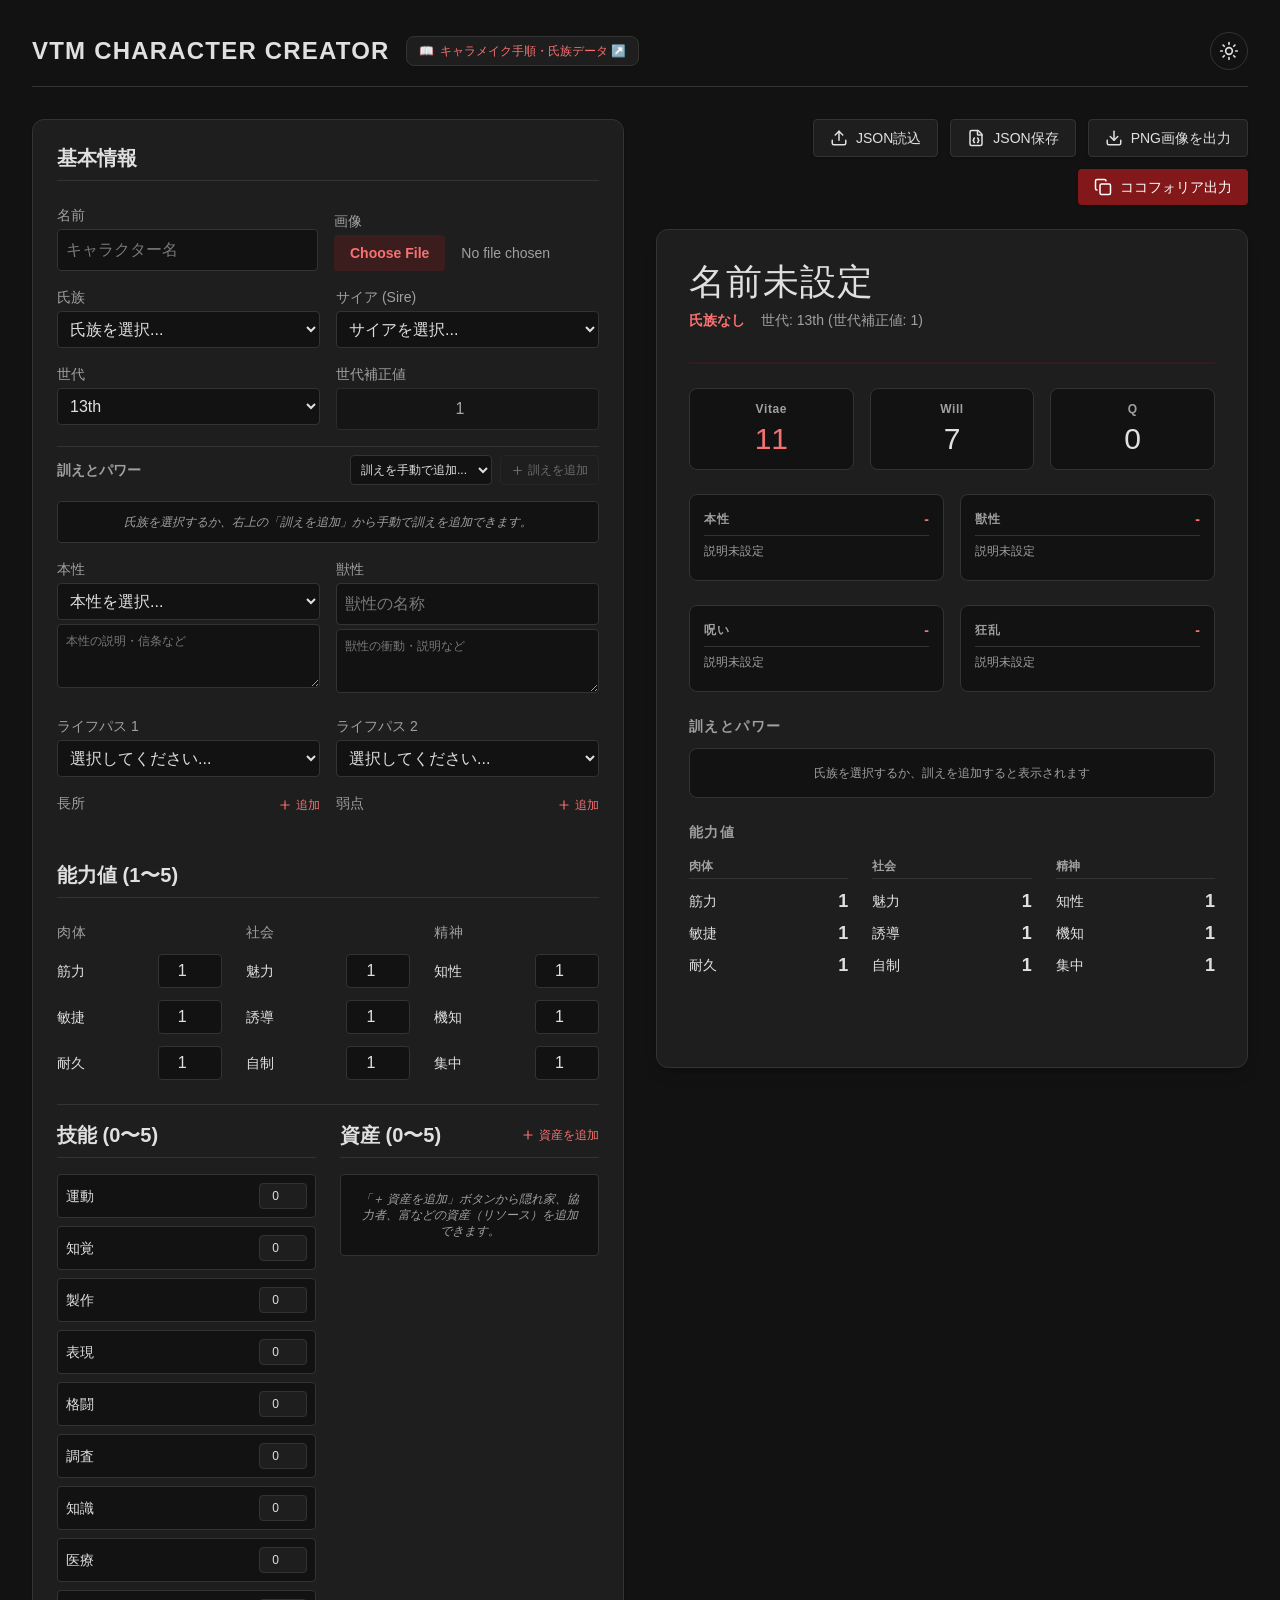
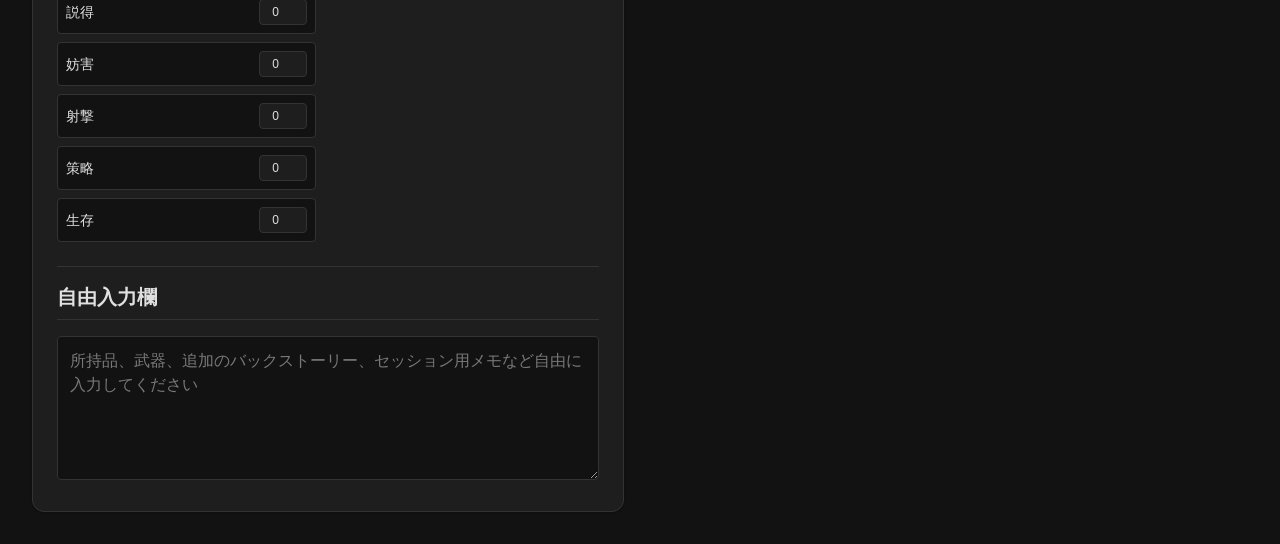
<file: index.html>
<!doctype html>
<html lang="ja">
  <head>
    <meta charset="UTF-8" />
    <link rel="icon" type="image/svg+xml" href="./favicon.svg" />
    <meta name="viewport" content="width=device-width, initial-scale=1.0" />
    <title>VtM キャラクターシート作成ツール</title>
    <script type="module" crossorigin src="./assets/index-mv_MuUvc.js"></script>
    <link rel="stylesheet" crossorigin href="./assets/index-2Yg0WSvm.css">
  </head>
  <body>
    <div id="root"></div>
  </body>
</html>
</file>
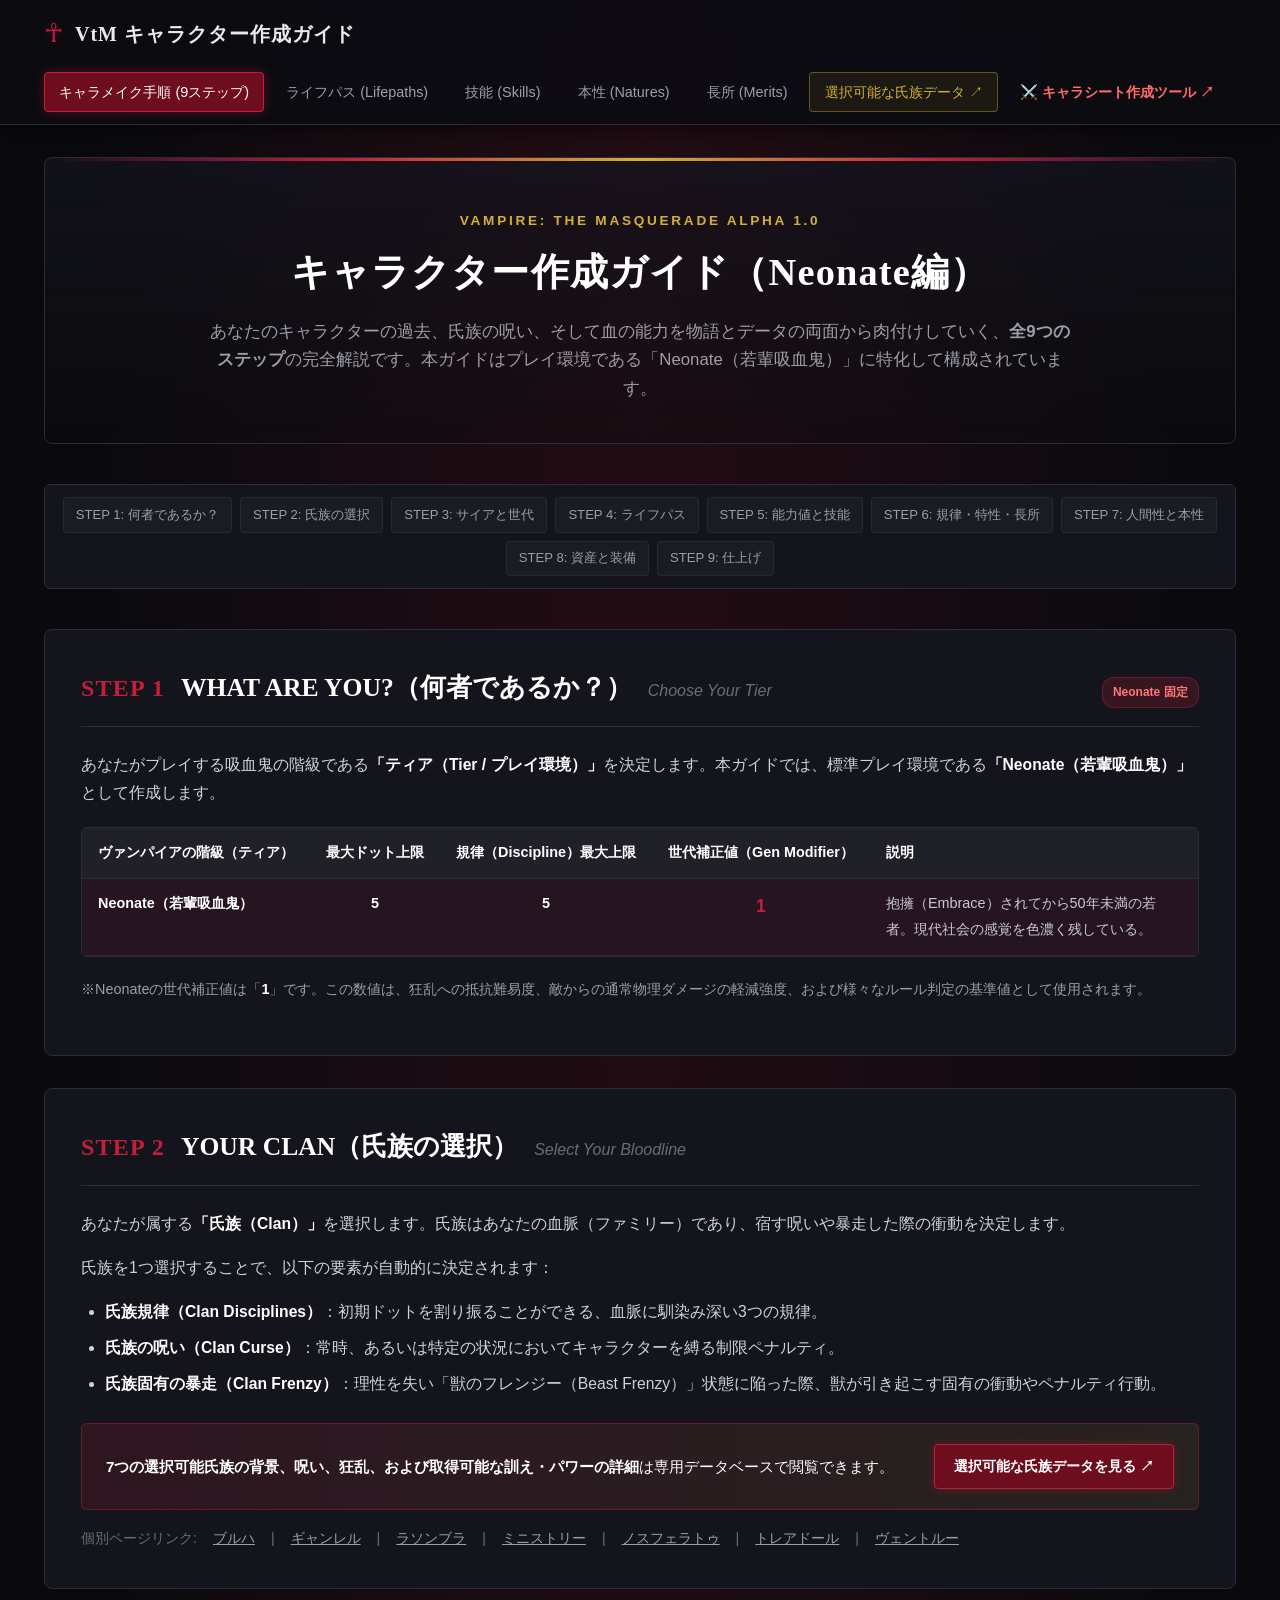
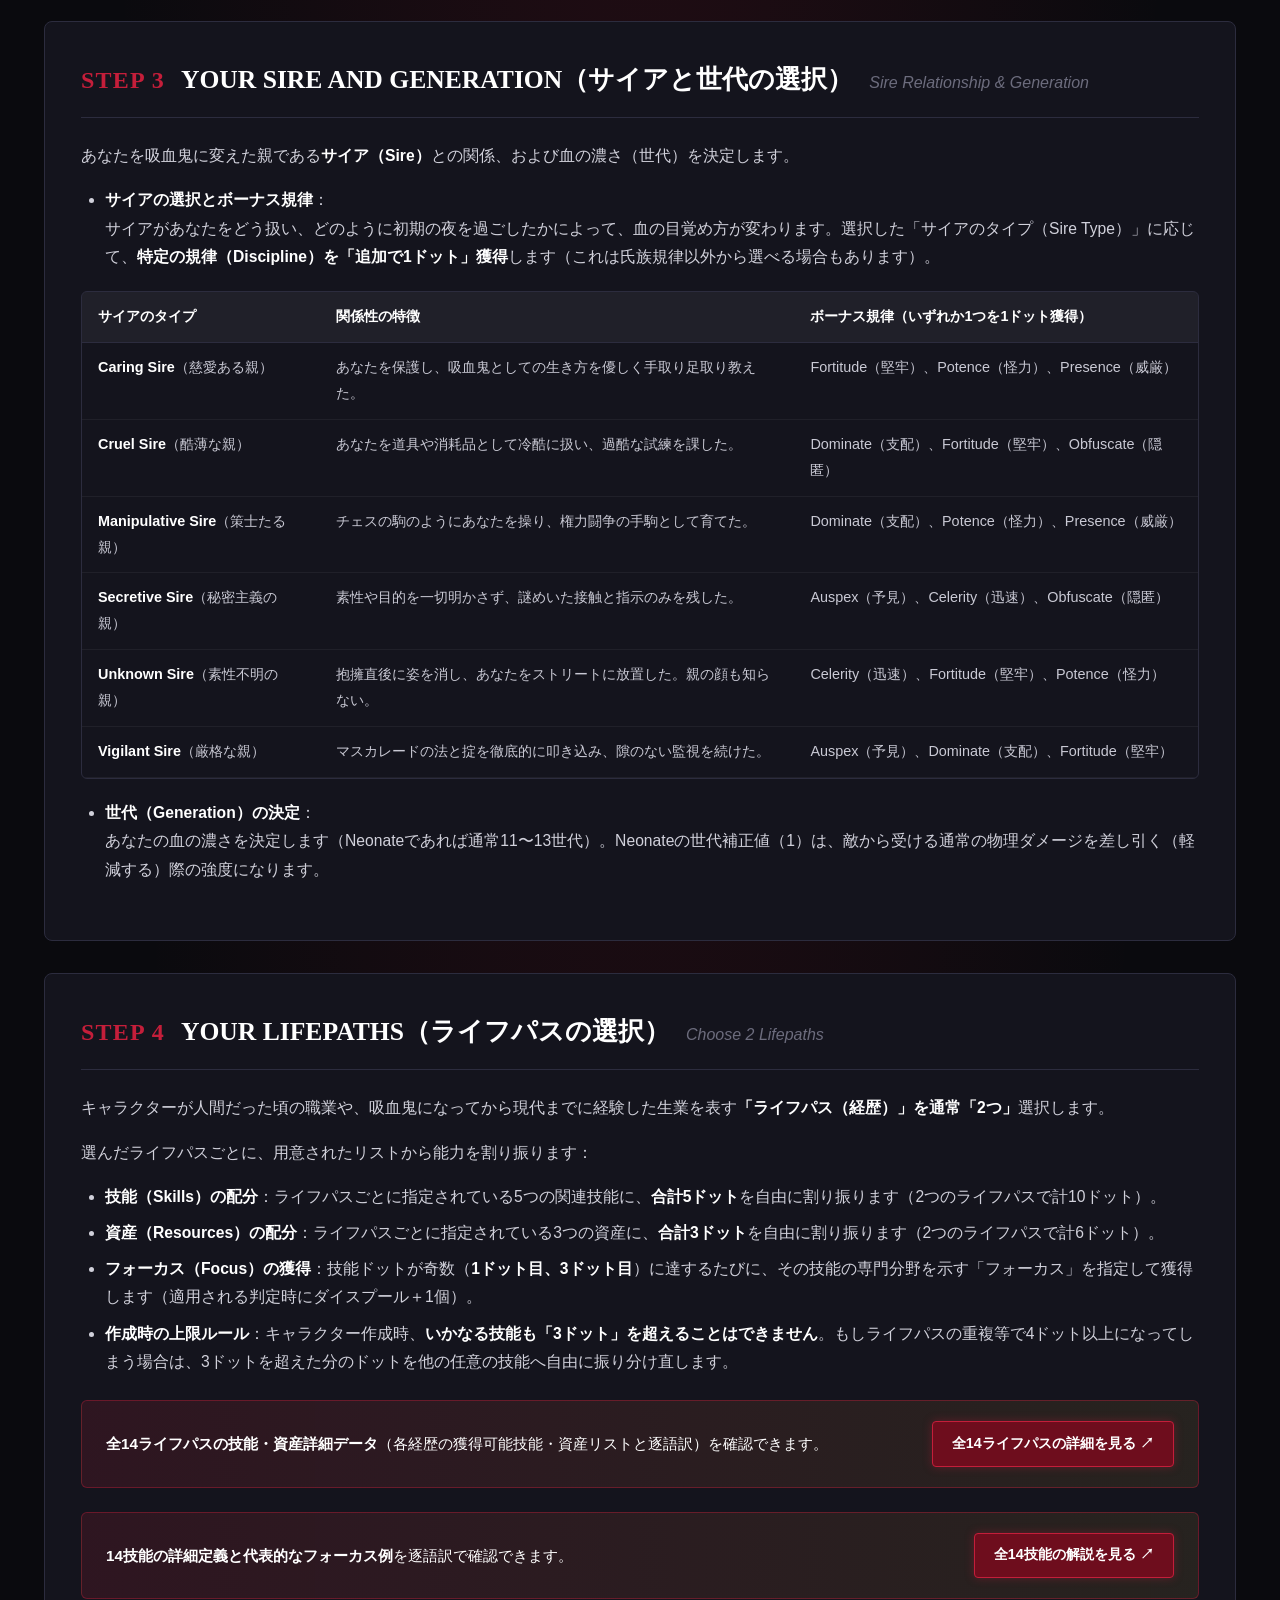
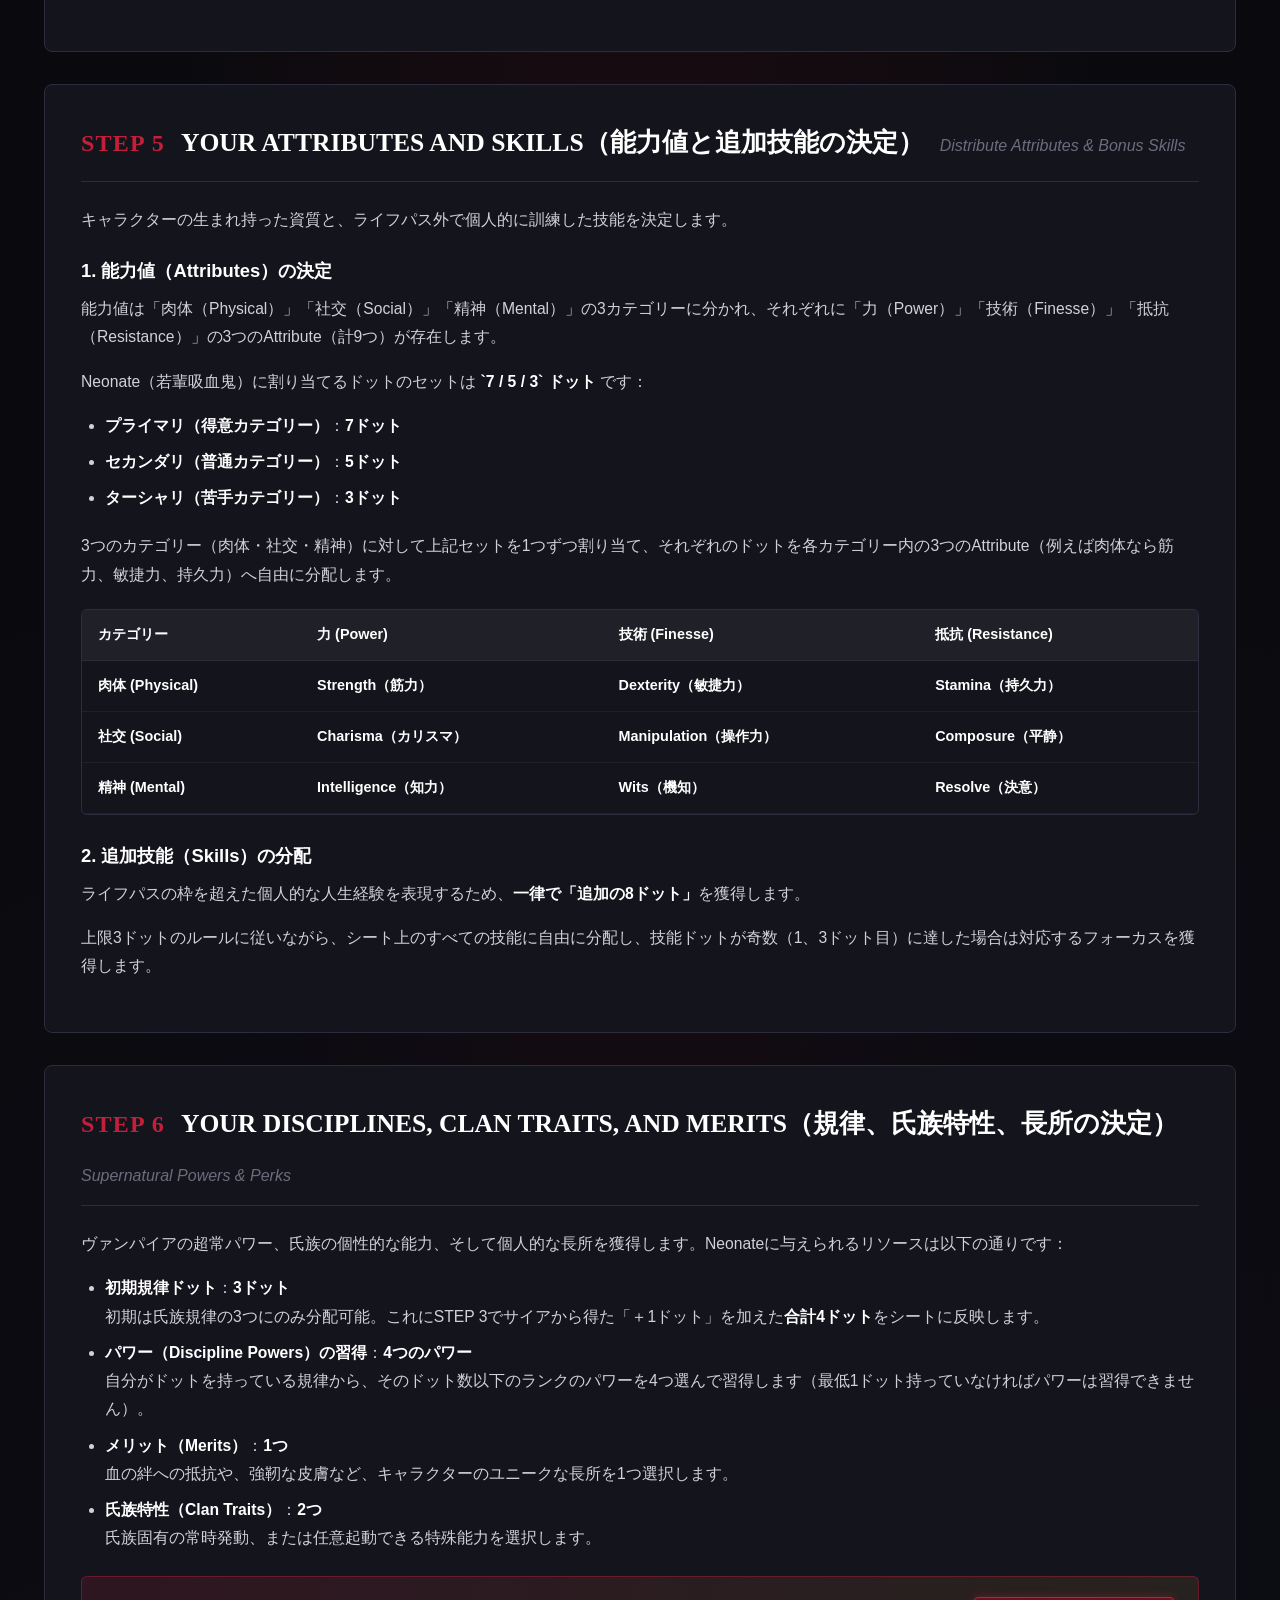
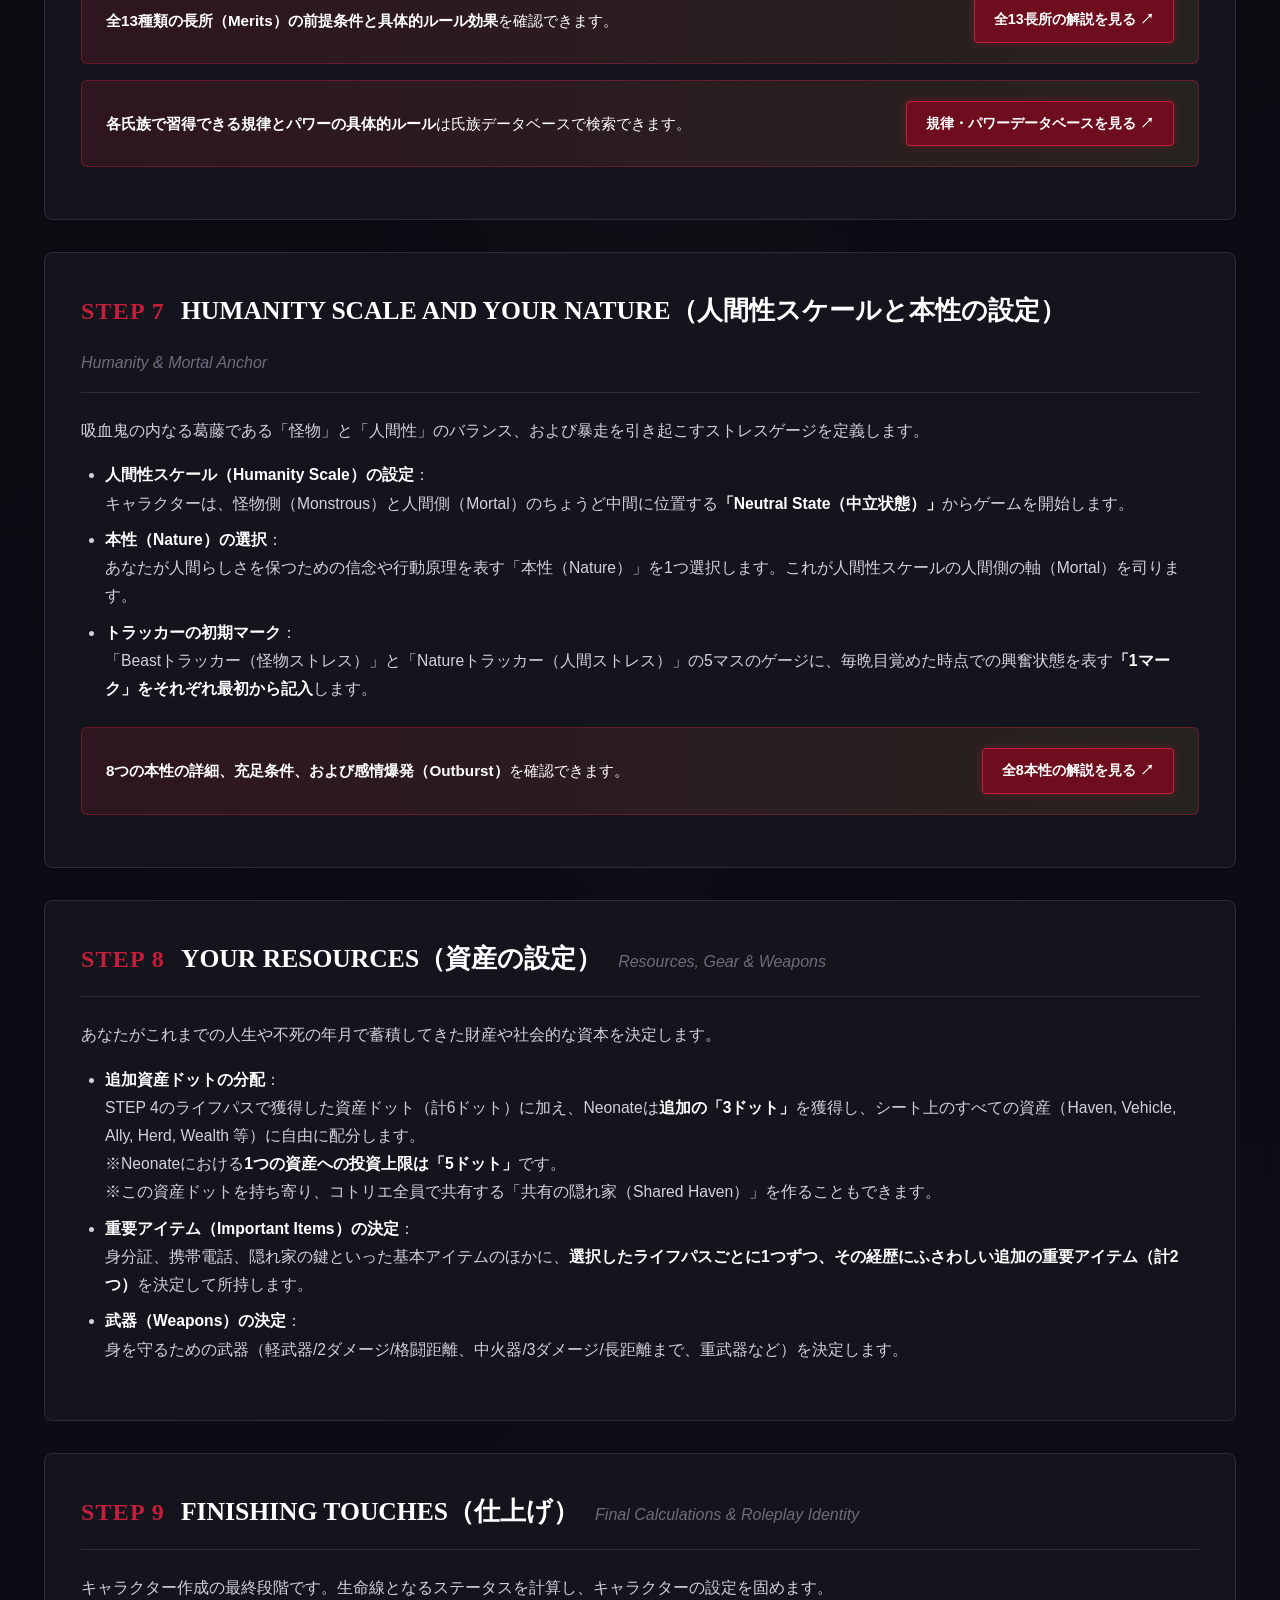
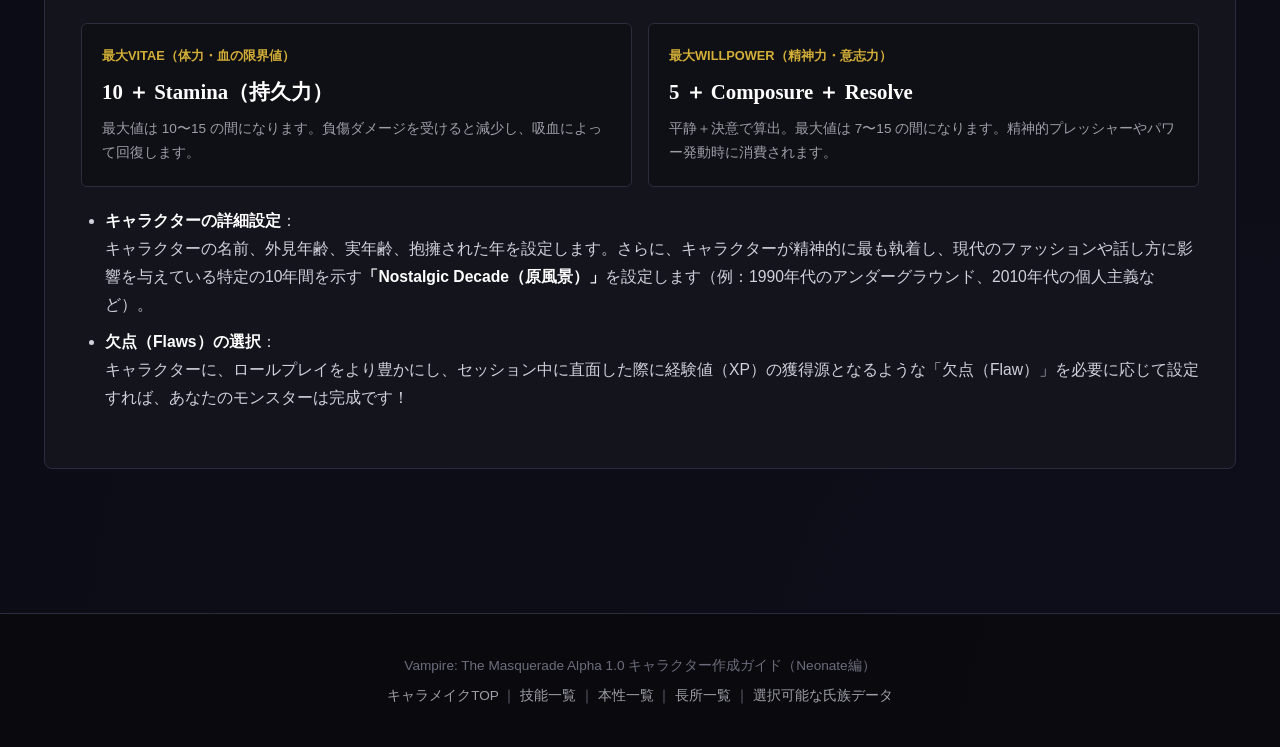
<file: guide/index.html>
<!DOCTYPE html>
<html lang="ja">
<head>
  <meta charset="UTF-8">
  <meta name="viewport" content="width=device-width, initial-scale=1.0">
  <title>キャラクター作成ガイド（Neonate編） - Vampire: The Masquerade Alpha 1.0</title>
  <link rel="stylesheet" href="style.css">
</head>
<body>
  <header class="site-header">
  <div class="nav-container">
    <a href="index.html" class="site-title">
      <span class="vtm-symbol">☥</span>
      <span class="title-text">VtM キャラクター作成ガイド</span>
    </a>
    <ul class="main-nav-list">
      <li class="main-nav-item active"><a href="index.html">キャラメイク手順 (9ステップ)</a></li>
      <li class="main-nav-item"><a href="lifepaths.html">ライフパス (Lifepaths)</a></li><li class="main-nav-item"><a href="skills.html">技能 (Skills)</a></li><li class="main-nav-item"><a href="natures.html">本性 (Natures)</a></li><li class="main-nav-item"><a href="merits.html">長所 (Merits)</a></li><li class="main-nav-item highlight"><a href="clan/index.html">選択可能な氏族データ ↗</a></li>
      <li class="main-nav-item" style="margin-left:auto;"><a href="../index.html" style="color:#ff6b6b; font-weight:bold;">⚔️ キャラシート作成ツール ↗</a></li>
    </ul>
  </div>
</header>

  <main class="main-content">
    <div class="hero-banner">
      <span class="hero-tag">Vampire: The Masquerade Alpha 1.0</span>
      <h1 class="hero-title">キャラクター作成ガイド（Neonate編）</h1>
      <p class="hero-subtitle">
        あなたのキャラクターの過去、氏族の呪い、そして血の能力を物語とデータの両面から肉付けしていく、<strong>全9つのステップ</strong>の完全解説です。本ガイドはプレイ環境である「Neonate（若輩吸血鬼）」に特化して構成されています。
      </p>
    </div>

    <div class="quick-nav">
      <a href="#step1">STEP 1: 何者であるか？</a>
      <a href="#step2">STEP 2: 氏族の選択</a>
      <a href="#step3">STEP 3: サイアと世代</a>
      <a href="#step4">STEP 4: ライフパス</a>
      <a href="#step5">STEP 5: 能力値と技能</a>
      <a href="#step6">STEP 6: 規律・特性・長所</a>
      <a href="#step7">STEP 7: 人間性と本性</a>
      <a href="#step8">STEP 8: 資産と装備</a>
      <a href="#step9">STEP 9: 仕上げ</a>
    </div>

    <!-- STEP 1 -->
    <div class="step-card" id="step1">
      <div class="step-header">
        <span class="step-number">STEP 1</span>
        <h2 class="step-title">WHAT ARE YOU?（何者であるか？）</h2>
        <span class="step-en-title">Choose Your Tier</span>
        <span class="step-badge-neonate">Neonate 固定</span>
      </div>
      <div class="step-content">
        <p>
          あなたがプレイする吸血鬼の階級である<strong>「ティア（Tier / プレイ環境）」</strong>を決定します。本ガイドでは、標準プレイ環境である<strong>「Neonate（若輩吸血鬼）」</strong>として作成します。
        </p>

        <div class="data-table-wrap">
          <table class="data-table">
            <thead>
              <tr>
                <th>ヴァンパイアの階級（ティア）</th>
                <th>最大ドット上限</th>
                <th>規律（Discipline）最大上限</th>
                <th>世代補正値（Gen Modifier）</th>
                <th>説明</th>
              </tr>
            </thead>
            <tbody>
              <tr style="background: rgba(196, 30, 58, 0.1);">
                <td><strong>Neonate（若輩吸血鬼）</strong></td>
                <td style="text-align:center;"><strong>5</strong></td>
                <td style="text-align:center;"><strong>5</strong></td>
                <td style="text-align:center; color:var(--crimson); font-size:1.1rem; font-weight:700;">1</td>
                <td>抱擁（Embrace）されてから50年未満の若者。現代社会の感覚を色濃く残している。</td>
              </tr>
            </tbody>
          </table>
        </div>
        <p style="font-size:0.9rem; color:var(--text-muted);">
          ※Neonateの世代補正値は「<strong>1</strong>」です。この数値は、狂乱への抵抗難易度、敵からの通常物理ダメージの軽減強度、および様々なルール判定の基準値として使用されます。
        </p>
      </div>
    </div>

    <!-- STEP 2 -->
    <div class="step-card" id="step2">
      <div class="step-header">
        <span class="step-number">STEP 2</span>
        <h2 class="step-title">YOUR CLAN（氏族の選択）</h2>
        <span class="step-en-title">Select Your Bloodline</span>
      </div>
      <div class="step-content">
        <p>
          あなたが属する<strong>「氏族（Clan）」</strong>を選択します。氏族はあなたの血脈（ファミリー）であり、宿す呪いや暴走した際の衝動を決定します。
        </p>
        <p>氏族を1つ選択することで、以下の要素が自動的に決定されます：</p>
        <ul>
          <li><strong>氏族規律（Clan Disciplines）</strong>：初期ドットを割り振ることができる、血脈に馴染み深い3つの規律。</li>
          <li><strong>氏族の呪い（Clan Curse）</strong>：常時、あるいは特定の状況においてキャラクターを縛る制限ペナルティ。</li>
          <li><strong>氏族固有の暴走（Clan Frenzy）</strong>：理性を失い「獣のフレンジー（Beast Frenzy）」状態に陥った際、獣が引き起こす固有の衝動やペナルティ行動。</li>
        </ul>

        <div class="link-banner">
          <div class="link-banner-text">
            <strong>7つの選択可能氏族の背景、呪い、狂乱、および取得可能な訓え・パワーの詳細</strong>は専用データベースで閲覧できます。
          </div>
          <a href="clan/index.html" class="link-banner-btn">選択可能な氏族データを見る ↗</a>
        </div>

        <div style="margin-top:1rem; font-size:0.88rem; color:var(--text-dim); display:flex; flex-wrap:wrap; gap:0.5rem 1rem;">
          <span>個別ページリンク:</span>
          <a href="clan/brujah.html" style="color:var(--text-muted);">ブルハ</a> |
          <a href="clan/gangrel.html" style="color:var(--text-muted);">ギャンレル</a> |
          <a href="clan/lasombra.html" style="color:var(--text-muted);">ラソンブラ</a> |
          <a href="clan/ministry.html" style="color:var(--text-muted);">ミニストリー</a> |
          <a href="clan/nosferatu.html" style="color:var(--text-muted);">ノスフェラトゥ</a> |
          <a href="clan/toreador.html" style="color:var(--text-muted);">トレアドール</a> |
          <a href="clan/ventrue.html" style="color:var(--text-muted);">ヴェントルー</a>
        </div>
      </div>
    </div>

    <!-- STEP 3 -->
    <div class="step-card" id="step3">
      <div class="step-header">
        <span class="step-number">STEP 3</span>
        <h2 class="step-title">YOUR SIRE AND GENERATION（サイアと世代の選択）</h2>
        <span class="step-en-title">Sire Relationship & Generation</span>
      </div>
      <div class="step-content">
        <p>
          あなたを吸血鬼に変えた親である<strong>サイア（Sire）</strong>との関係、および血の濃さ（世代）を決定します。
        </p>
        <ul>
          <li>
            <strong>サイアの選択とボーナス規律</strong>：<br>
            サイアがあなたをどう扱い、どのように初期の夜を過ごしたかによって、血の目覚め方が変わります。選択した「サイアのタイプ（Sire Type）」に応じて、<strong>特定の規律（Discipline）を「追加で1ドット」獲得</strong>します（これは氏族規律以外から選べる場合もあります）。
          </li>
        </ul>

        <div class="data-table-wrap">
          <table class="data-table">
            <thead>
              <tr>
                <th>サイアのタイプ</th>
                <th>関係性の特徴</th>
                <th>ボーナス規律（いずれか1つを1ドット獲得）</th>
              </tr>
            </thead>
            <tbody>
              <tr>
                <td><strong>Caring Sire</strong>（慈愛ある親）</td>
                <td>あなたを保護し、吸血鬼としての生き方を優しく手取り足取り教えた。</td>
                <td>Fortitude（堅牢）、Potence（怪力）、Presence（威厳）</td>
              </tr>
              <tr>
                <td><strong>Cruel Sire</strong>（酷薄な親）</td>
                <td>あなたを道具や消耗品として冷酷に扱い、過酷な試練を課した。</td>
                <td>Dominate（支配）、Fortitude（堅牢）、Obfuscate（隠匿）</td>
              </tr>
              <tr>
                <td><strong>Manipulative Sire</strong>（策士たる親）</td>
                <td>チェスの駒のようにあなたを操り、権力闘争の手駒として育てた。</td>
                <td>Dominate（支配）、Potence（怪力）、Presence（威厳）</td>
              </tr>
              <tr>
                <td><strong>Secretive Sire</strong>（秘密主義の親）</td>
                <td>素性や目的を一切明かさず、謎めいた接触と指示のみを残した。</td>
                <td>Auspex（予見）、Celerity（迅速）、Obfuscate（隠匿）</td>
              </tr>
              <tr>
                <td><strong>Unknown Sire</strong>（素性不明の親）</td>
                <td>抱擁直後に姿を消し、あなたをストリートに放置した。親の顔も知らない。</td>
                <td>Celerity（迅速）、Fortitude（堅牢）、Potence（怪力）</td>
              </tr>
              <tr>
                <td><strong>Vigilant Sire</strong>（厳格な親）</td>
                <td>マスカレードの法と掟を徹底的に叩き込み、隙のない監視を続けた。</td>
                <td>Auspex（予見）、Dominate（支配）、Fortitude（堅牢）</td>
              </tr>
            </tbody>
          </table>
        </div>

        <ul>
          <li>
            <strong>世代（Generation）の決定</strong>：<br>
            あなたの血の濃さを決定します（Neonateであれば通常11〜13世代）。Neonateの世代補正値（1）は、敵から受ける通常の物理ダメージを差し引く（軽減する）際の強度になります。
          </li>
        </ul>
      </div>
    </div>

    <!-- STEP 4 -->
    <div class="step-card" id="step4">
      <div class="step-header">
        <span class="step-number">STEP 4</span>
        <h2 class="step-title">YOUR LIFEPATHS（ライフパスの選択）</h2>
        <span class="step-en-title">Choose 2 Lifepaths</span>
      </div>
      <div class="step-content">
        <p>
          キャラクターが人間だった頃の職業や、吸血鬼になってから現代までに経験した生業を表す<strong>「ライフパス（経歴）」を通常「2つ」</strong>選択します。
        </p>
        <p>選んだライフパスごとに、用意されたリストから能力を割り振ります：</p>
        <ul>
          <li><strong>技能（Skills）の配分</strong>：ライフパスごとに指定されている5つの関連技能に、<strong>合計5ドット</strong>を自由に割り振ります（2つのライフパスで計10ドット）。</li>
          <li><strong>資産（Resources）の配分</strong>：ライフパスごとに指定されている3つの資産に、<strong>合計3ドット</strong>を自由に割り振ります（2つのライフパスで計6ドット）。</li>
          <li><strong>フォーカス（Focus）の獲得</strong>：技能ドットが奇数（<strong>1ドット目、3ドット目</strong>）に達するたびに、その技能の専門分野を示す「フォーカス」を指定して獲得します（適用される判定時にダイスプール＋1個）。</li>
          <li><strong>作成時の上限ルール</strong>：キャラクター作成時、<strong>いかなる技能も「3ドット」を超えることはできません</strong>。もしライフパスの重複等で4ドット以上になってしまう場合は、3ドットを超えた分のドットを他の任意の技能へ自由に振り分け直します。</li>
        </ul>

                <div class="link-banner" style="margin-bottom:1rem;">
          <div class="link-banner-text">
            <strong>全14ライフパスの技能・資産詳細データ</strong>（各経歴の獲得可能技能・資産リストと逐語訳）を確認できます。
          </div>
          <a href="lifepaths.html" class="link-banner-btn">全14ライフパスの詳細を見る ↗</a>
        </div>
        <div class="link-banner">
          <div class="link-banner-text">
            <strong>14技能の詳細定義と代表的なフォーカス例</strong>を逐語訳で確認できます。
          </div>
          <a href="skills.html" class="link-banner-btn">全14技能の解説を見る ↗</a>
        </div>
      </div>
    </div>

    <!-- STEP 5 -->
    <div class="step-card" id="step5">
      <div class="step-header">
        <span class="step-number">STEP 5</span>
        <h2 class="step-title">YOUR ATTRIBUTES AND SKILLS（能力値と追加技能の決定）</h2>
        <span class="step-en-title">Distribute Attributes & Bonus Skills</span>
      </div>
      <div class="step-content">
        <p>
          キャラクターの生まれ持った資質と、ライフパス外で個人的に訓練した技能を決定します。
        </p>

        <h3 style="color:#fff; font-size:1.15rem; margin:1.25rem 0 0.5rem;">1. 能力値（Attributes）の決定</h3>
        <p>
          能力値は「肉体（Physical）」「社交（Social）」「精神（Mental）」の3カテゴリーに分かれ、それぞれに「力（Power）」「技術（Finesse）」「抵抗（Resistance）」の3つのAttribute（計9つ）が存在します。
        </p>
        <p>
          Neonate（若輩吸血鬼）に割り当てるドットのセットは <strong>`7 / 5 / 3` ドット</strong> です：
        </p>
        <ul>
          <li><strong>プライマリ（得意カテゴリー）</strong>：<strong>7ドット</strong></li>
          <li><strong>セカンダリ（普通カテゴリー）</strong>：<strong>5ドット</strong></li>
          <li><strong>ターシャリ（苦手カテゴリー）</strong>：<strong>3ドット</strong></li>
        </ul>
        <p>
          3つのカテゴリー（肉体・社交・精神）に対して上記セットを1つずつ割り当て、それぞれのドットを各カテゴリー内の3つのAttribute（例えば肉体なら筋力、敏捷力、持久力）へ自由に分配します。
        </p>

        <div class="data-table-wrap">
          <table class="data-table">
            <thead>
              <tr>
                <th>カテゴリー</th>
                <th>力 (Power)</th>
                <th>技術 (Finesse)</th>
                <th>抵抗 (Resistance)</th>
              </tr>
            </thead>
            <tbody>
              <tr>
                <td><strong>肉体 (Physical)</strong></td>
                <td><strong>Strength（筋力）</strong></td>
                <td><strong>Dexterity（敏捷力）</strong></td>
                <td><strong>Stamina（持久力）</strong></td>
              </tr>
              <tr>
                <td><strong>社交 (Social)</strong></td>
                <td><strong>Charisma（カリスマ）</strong></td>
                <td><strong>Manipulation（操作力）</strong></td>
                <td><strong>Composure（平静）</strong></td>
              </tr>
              <tr>
                <td><strong>精神 (Mental)</strong></td>
                <td><strong>Intelligence（知力）</strong></td>
                <td><strong>Wits（機知）</strong></td>
                <td><strong>Resolve（決意）</strong></td>
              </tr>
            </tbody>
          </table>
        </div>

        <h3 style="color:#fff; font-size:1.15rem; margin:1.5rem 0 0.5rem;">2. 追加技能（Skills）の分配</h3>
        <p>
          ライフパスの枠を超えた個人的な人生経験を表現するため、<strong>一律で「追加の8ドット」</strong>を獲得します。
        </p>
        <p>
          上限3ドットのルールに従いながら、シート上のすべての技能に自由に分配し、技能ドットが奇数（1、3ドット目）に達した場合は対応するフォーカスを獲得します。
        </p>
      </div>
    </div>

    <!-- STEP 6 -->
    <div class="step-card" id="step6">
      <div class="step-header">
        <span class="step-number">STEP 6</span>
        <h2 class="step-title">YOUR DISCIPLINES, CLAN TRAITS, AND MERITS（規律、氏族特性、長所の決定）</h2>
        <span class="step-en-title">Supernatural Powers & Perks</span>
      </div>
      <div class="step-content">
        <p>
          ヴァンパイアの超常パワー、氏族の個性的な能力、そして個人的な長所を獲得します。Neonateに与えられるリソースは以下の通りです：
        </p>

        <ul>
          <li>
            <strong>初期規律ドット</strong>：<strong>3ドット</strong><br>
            初期は氏族規律の3つにのみ分配可能。これにSTEP 3でサイアから得た「＋1ドット」を加えた<strong>合計4ドット</strong>をシートに反映します。
          </li>
          <li>
            <strong>パワー（Discipline Powers）の習得</strong>：<strong>4つのパワー</strong><br>
            自分がドットを持っている規律から、そのドット数以下のランクのパワーを4つ選んで習得します（最低1ドット持っていなければパワーは習得できません）。
          </li>
          <li>
            <strong>メリット（Merits）</strong>：<strong>1つ</strong><br>
            血の絆への抵抗や、強靭な皮膚など、キャラクターのユニークな長所を1つ選択します。
          </li>
          <li>
            <strong>氏族特性（Clan Traits）</strong>：<strong>2つ</strong><br>
            氏族固有の常時発動、または任意起動できる特殊能力を選択します。
          </li>
        </ul>

        <div class="link-banner">
          <div class="link-banner-text">
            <strong>全13種類の長所（Merits）の前提条件と具体的ルール効果</strong>を確認できます。
          </div>
          <a href="merits.html" class="link-banner-btn">全13長所の解説を見る ↗</a>
        </div>

        <div class="link-banner" style="margin-top:0.75rem;">
          <div class="link-banner-text">
            <strong>各氏族で習得できる規律とパワーの具体的ルール</strong>は氏族データベースで検索できます。
          </div>
          <a href="clan/index.html" class="link-banner-btn">規律・パワーデータベースを見る ↗</a>
        </div>
      </div>
    </div>

    <!-- STEP 7 -->
    <div class="step-card" id="step7">
      <div class="step-header">
        <span class="step-number">STEP 7</span>
        <h2 class="step-title">HUMANITY SCALE AND YOUR NATURE（人間性スケールと本性の設定）</h2>
        <span class="step-en-title">Humanity & Mortal Anchor</span>
      </div>
      <div class="step-content">
        <p>
          吸血鬼の内なる葛藤である「怪物」と「人間性」のバランス、および暴走を引き起こすストレスゲージを定義します。
        </p>
        <ul>
          <li>
            <strong>人間性スケール（Humanity Scale）の設定</strong>：<br>
            キャラクターは、怪物側（Monstrous）と人間側（Mortal）のちょうど中間に位置する<strong>「Neutral State（中立状態）」</strong>からゲームを開始します。
          </li>
          <li>
            <strong>本性（Nature）の選択</strong>：<br>
            あなたが人間らしさを保つための信念や行動原理を表す「本性（Nature）」を1つ選択します。これが人間性スケールの人間側の軸（Mortal）を司ります。
          </li>
          <li>
            <strong>トラッカーの初期マーク</strong>：<br>
            「Beastトラッカー（怪物ストレス）」と「Natureトラッカー（人間ストレス）」の5マスのゲージに、毎晩目覚めた時点での興奮状態を表す<strong>「1マーク」をそれぞれ最初から記入</strong>します。
          </li>
        </ul>

        <div class="link-banner">
          <div class="link-banner-text">
            <strong>8つの本性の詳細、充足条件、および感情爆発（Outburst）</strong>を確認できます。
          </div>
          <a href="natures.html" class="link-banner-btn">全8本性の解説を見る ↗</a>
        </div>
      </div>
    </div>

    <!-- STEP 8 -->
    <div class="step-card" id="step8">
      <div class="step-header">
        <span class="step-number">STEP 8</span>
        <h2 class="step-title">YOUR RESOURCES（資産の設定）</h2>
        <span class="step-en-title">Resources, Gear & Weapons</span>
      </div>
      <div class="step-content">
        <p>
          あなたがこれまでの人生や不死の年月で蓄積してきた財産や社会的な資本を決定します。
        </p>
        <ul>
          <li>
            <strong>追加資産ドットの分配</strong>：<br>
            STEP 4のライフパスで獲得した資産ドット（計6ドット）に加え、Neonateは<strong>追加の「3ドット」</strong>を獲得し、シート上のすべての資産（Haven, Vehicle, Ally, Herd, Wealth 等）に自由に配分します。<br>
            ※Neonateにおける<strong>1つの資産への投資上限は「5ドット」</strong>です。<br>
            ※この資産ドットを持ち寄り、コトリエ全員で共有する「共有の隠れ家（Shared Haven）」を作ることもできます。
          </li>
          <li>
            <strong>重要アイテム（Important Items）の決定</strong>：<br>
            身分証、携帯電話、隠れ家の鍵といった基本アイテムのほかに、<strong>選択したライフパスごとに1つずつ、その経歴にふさわしい追加の重要アイテム（計2つ）</strong>を決定して所持します。
          </li>
          <li>
            <strong>武器（Weapons）の決定</strong>：<br>
            身を守るための武器（軽武器/2ダメージ/格闘距離、中火器/3ダメージ/長距離まで、重武器など）を決定します。
          </li>
        </ul>
      </div>
    </div>

    <!-- STEP 9 -->
    <div class="step-card" id="step9">
      <div class="step-header">
        <span class="step-number">STEP 9</span>
        <h2 class="step-title">FINISHING TOUCHES（仕上げ）</h2>
        <span class="step-en-title">Final Calculations & Roleplay Identity</span>
      </div>
      <div class="step-content">
        <p>
          キャラクター作成の最終段階です。生命線となるステータスを計算し、キャラクターの設定を固めます。
        </p>

        <div style="display:grid; grid-template-columns:repeat(auto-fit, minmax(280px, 1fr)); gap:1rem; margin:1.25rem 0;">
          <div style="background:var(--bg-inner); border:1px solid var(--border); border-radius:6px; padding:1.25rem;">
            <div style="font-size:0.8rem; text-transform:uppercase; color:var(--gold); font-weight:700; margin-bottom:0.4rem;">最大Vitae（体力・血の限界値）</div>
            <div style="font-size:1.3rem; font-weight:700; color:#fff; font-family:var(--font-serif); margin-bottom:0.4rem;">
              10 ＋ Stamina（持久力）
            </div>
            <p style="font-size:0.85rem; color:var(--text-muted); margin:0;">
              最大値は 10〜15 の間になります。負傷ダメージを受けると減少し、吸血によって回復します。
            </p>
          </div>

          <div style="background:var(--bg-inner); border:1px solid var(--border); border-radius:6px; padding:1.25rem;">
            <div style="font-size:0.8rem; text-transform:uppercase; color:var(--gold); font-weight:700; margin-bottom:0.4rem;">最大Willpower（精神力・意志力）</div>
            <div style="font-size:1.3rem; font-weight:700; color:#fff; font-family:var(--font-serif); margin-bottom:0.4rem;">
              5 ＋ Composure ＋ Resolve
            </div>
            <p style="font-size:0.85rem; color:var(--text-muted); margin:0;">
              平静＋決意で算出。最大値は 7〜15 の間になります。精神的プレッシャーやパワー発動時に消費されます。
            </p>
          </div>
        </div>

        <ul>
          <li>
            <strong>キャラクターの詳細設定</strong>：<br>
            キャラクターの名前、外見年齢、実年齢、抱擁された年を設定します。さらに、キャラクターが精神的に最も執着し、現代のファッションや話し方に影響を与えている特定の10年間を示す<strong>「Nostalgic Decade（原風景）」</strong>を設定します（例：1990年代のアンダーグラウンド、2010年代の個人主義など）。
          </li>
          <li>
            <strong>欠点（Flaws）の選択</strong>：<br>
            キャラクターに、ロールプレイをより豊かにし、セッション中に直面した際に経験値（XP）の獲得源となるような「欠点（Flaw）」を必要に応じて設定すれば、あなたのモンスターは完成です！
          </li>
        </ul>
      </div>
    </div>
  </main>

  <footer class="site-footer">
  <p>Vampire: The Masquerade Alpha 1.0 キャラクター作成ガイド（Neonate編）</p>
  <p style="margin-top: 0.4rem;">
    <a href="index.html">キャラメイクTOP</a> ｜ 
    <a href="skills.html">技能一覧</a> ｜ 
    <a href="natures.html">本性一覧</a> ｜ 
    <a href="merits.html">長所一覧</a> ｜ 
    <a href="clan/index.html">選択可能な氏族データ</a>
  </p>
</footer>
</body>
</html>
</file>
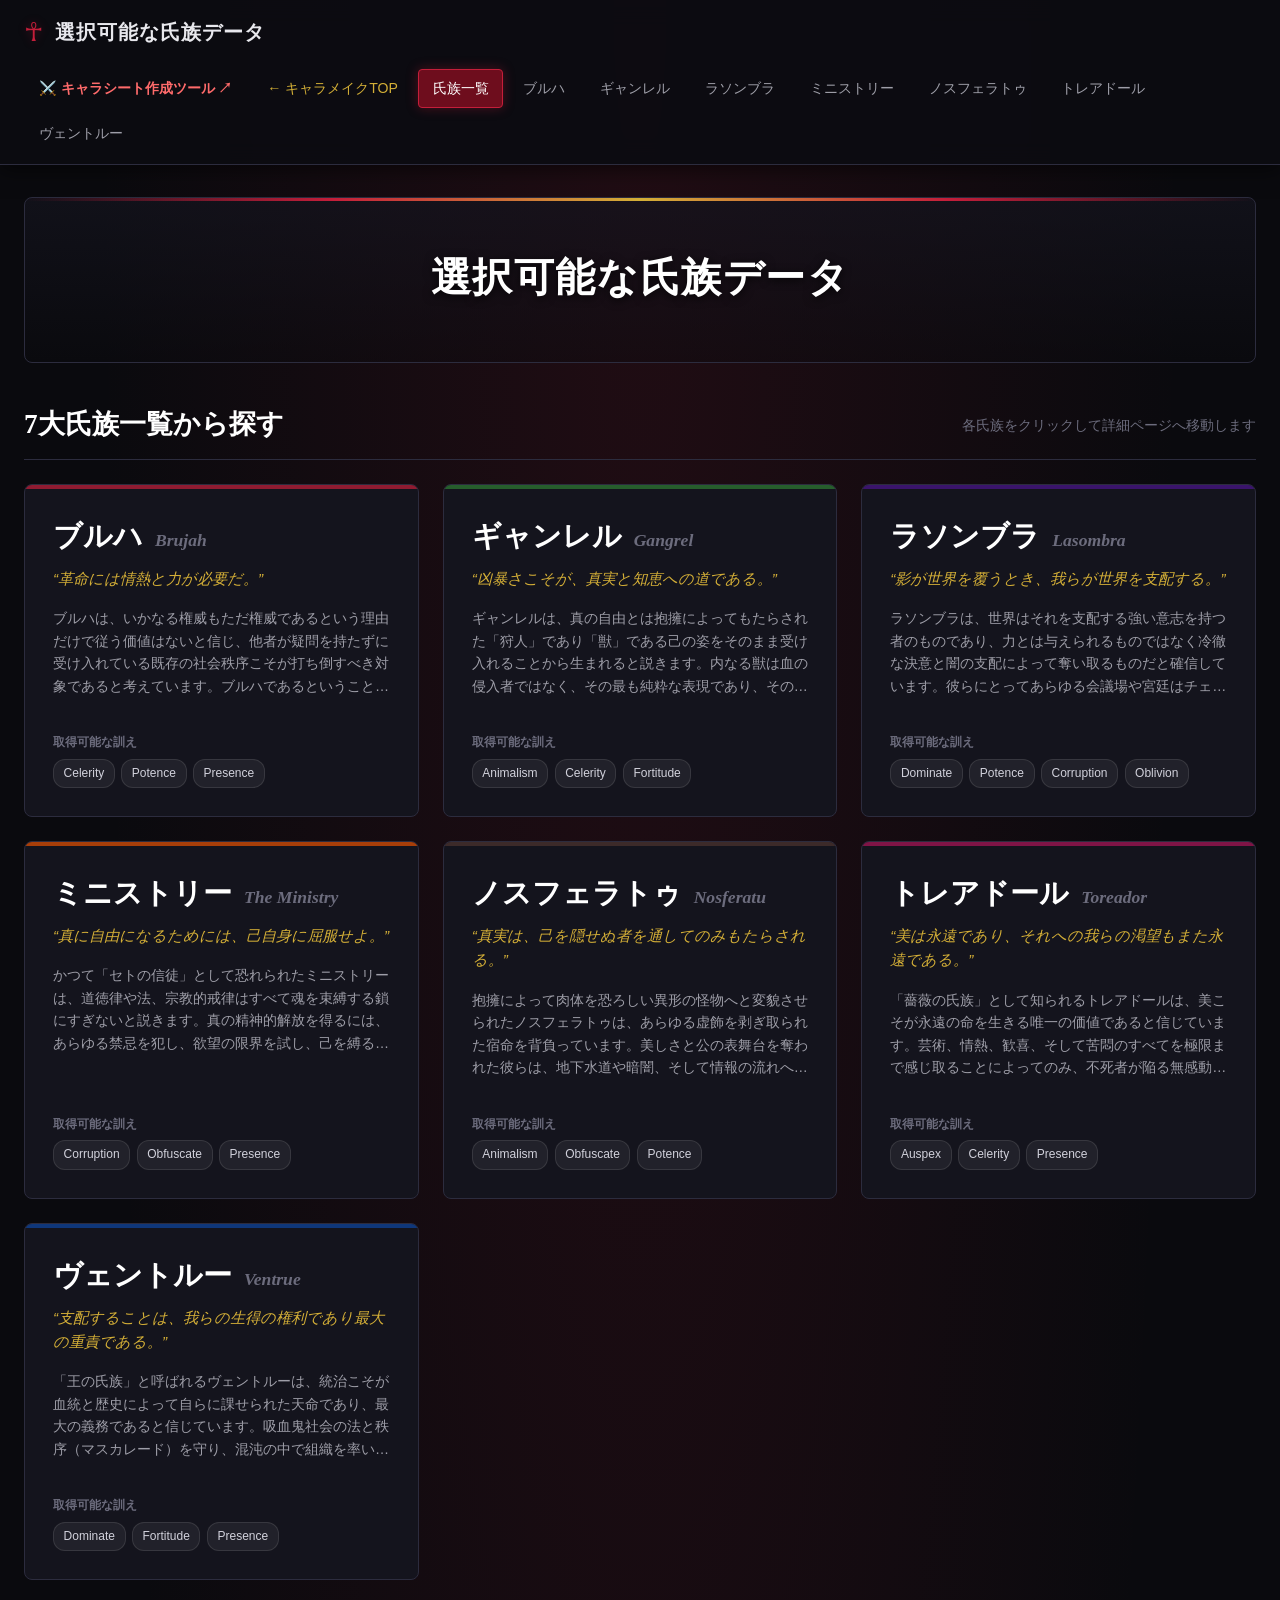
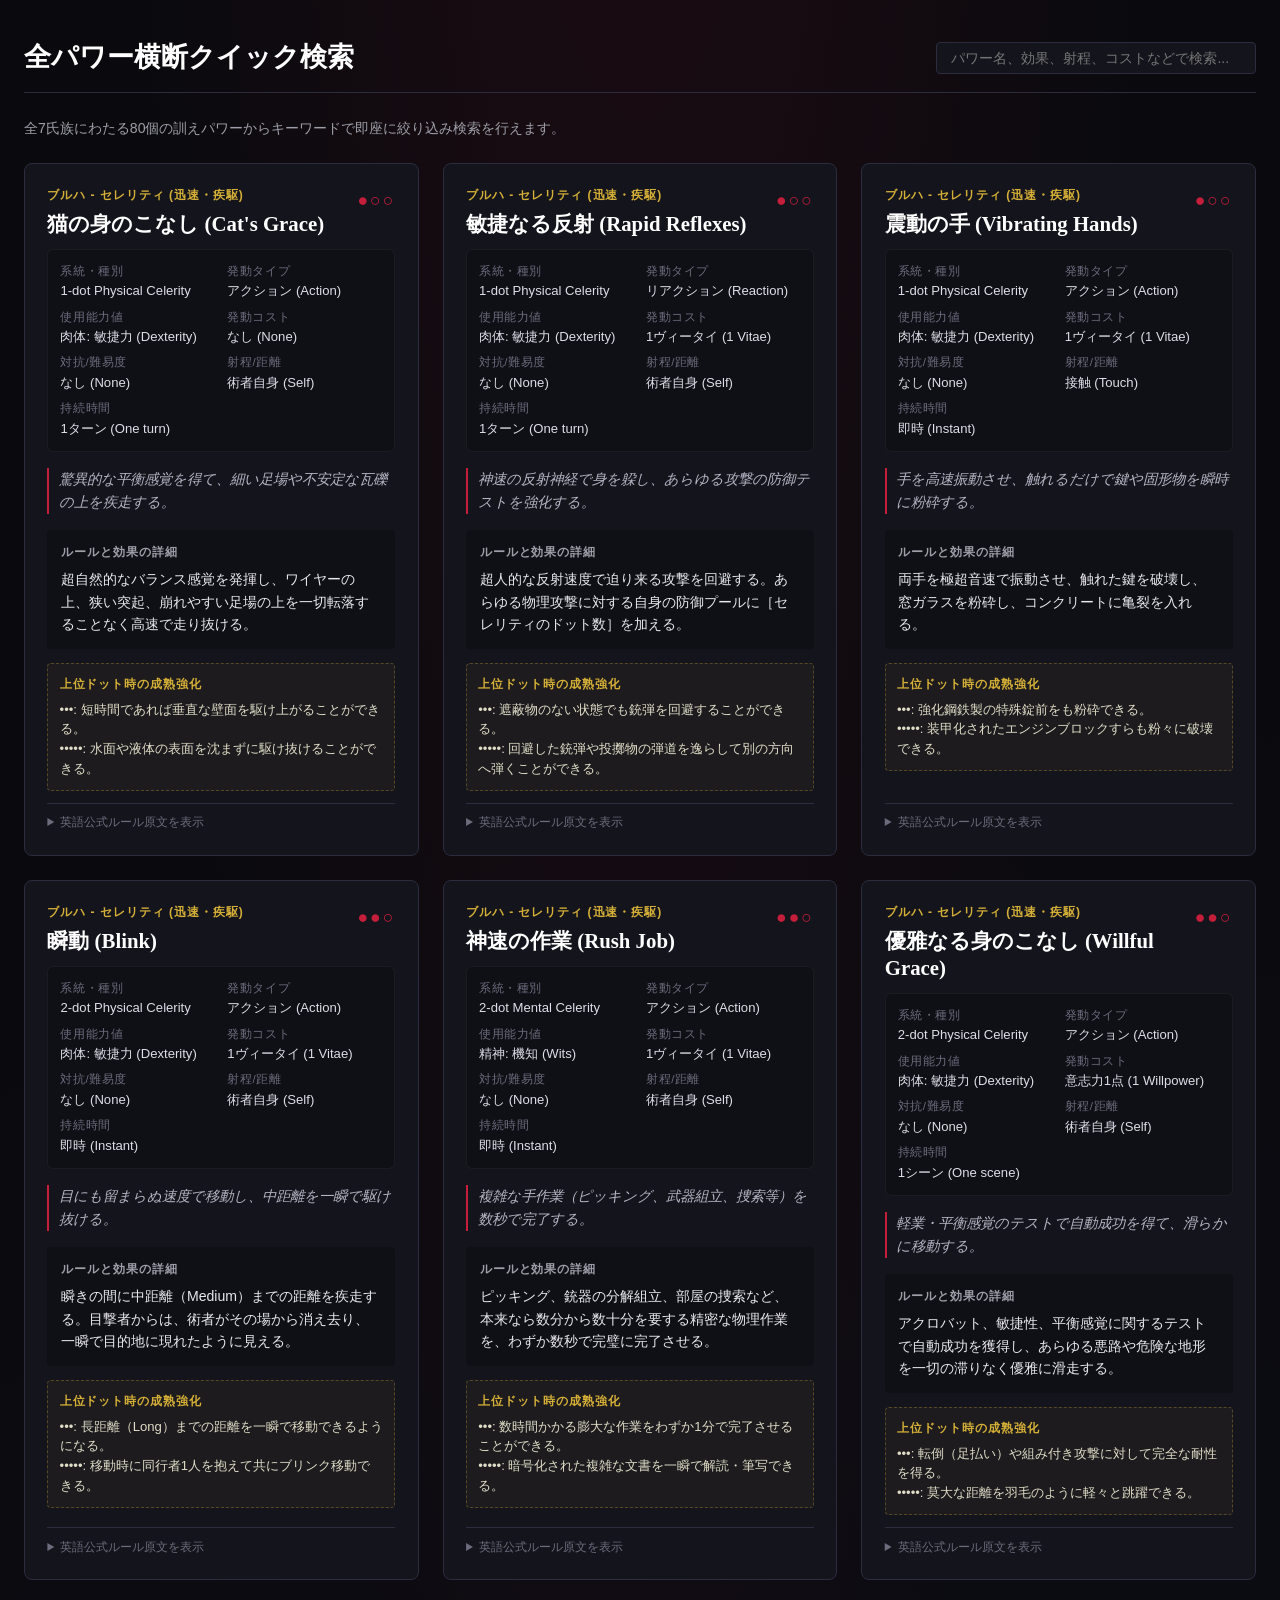
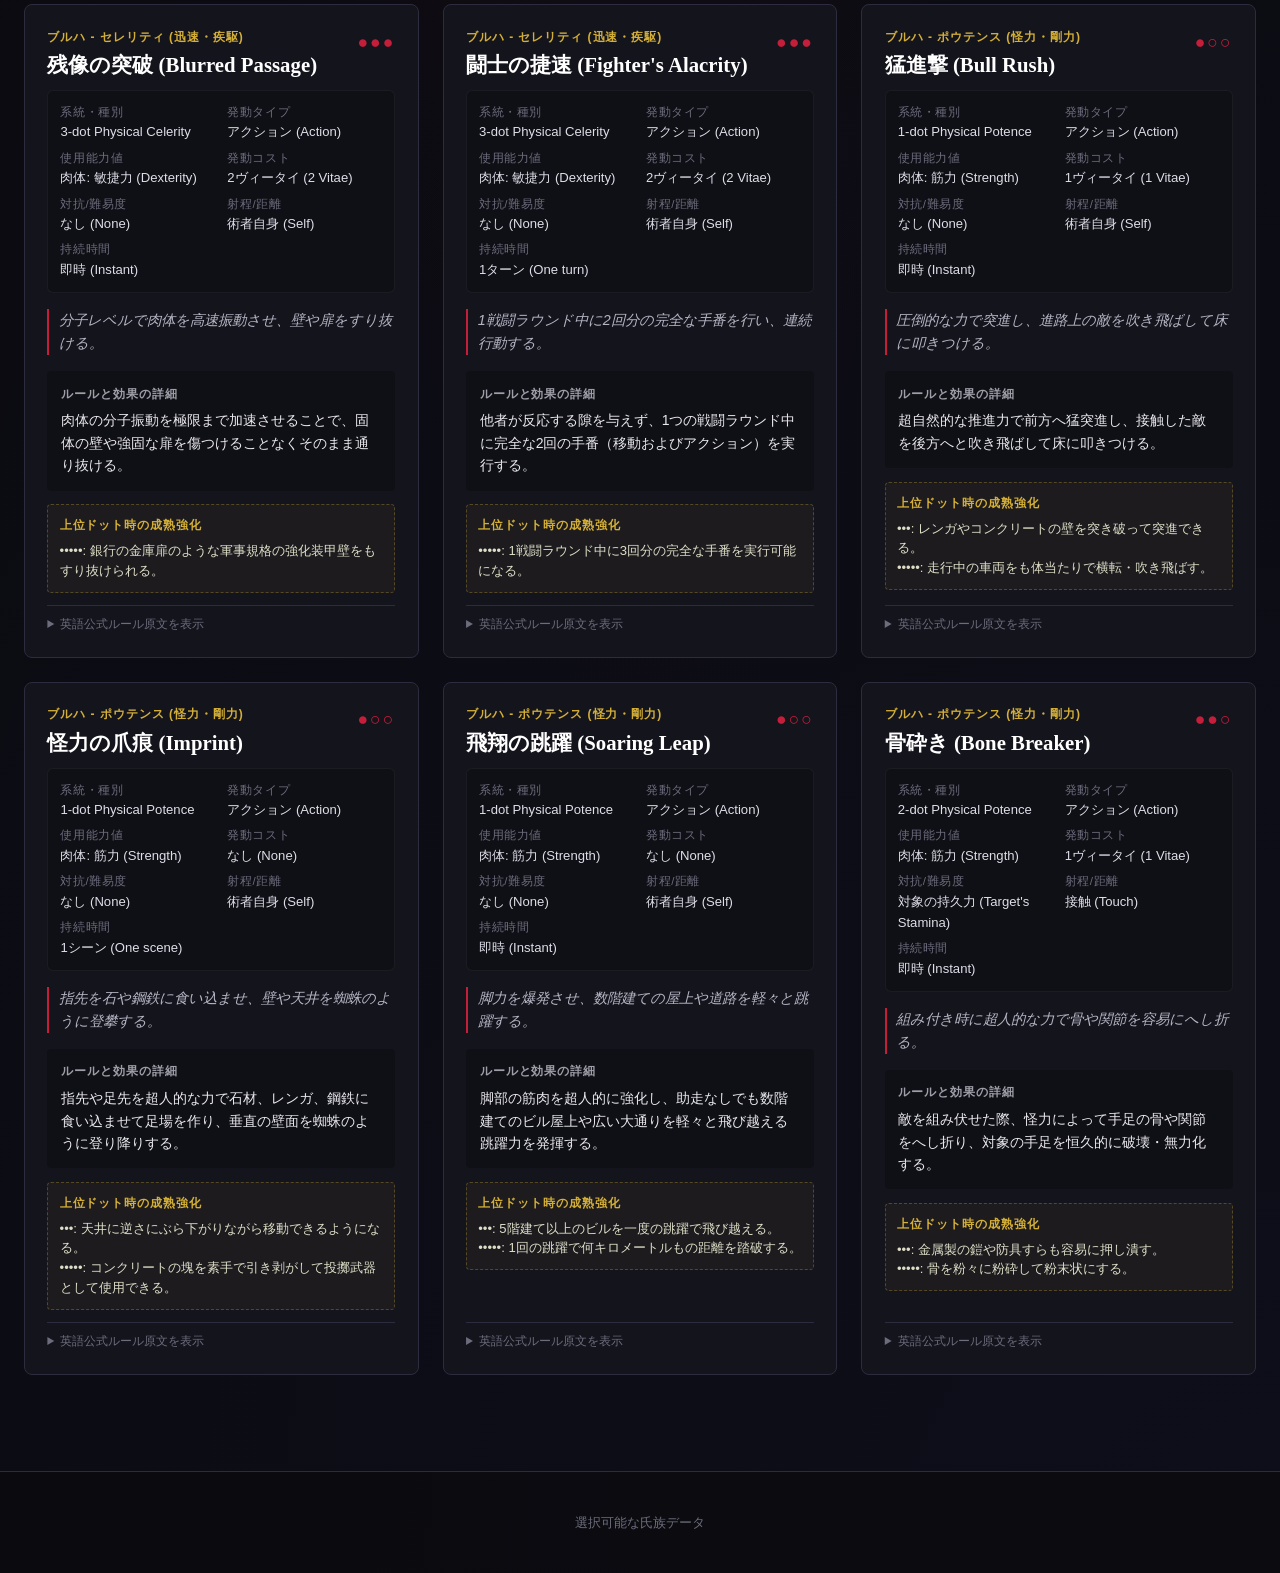
<file: guide/clan/index.html>
<!DOCTYPE html>
<html lang="ja">
<head>
  <meta charset="UTF-8">
  <meta name="viewport" content="width=device-width, initial-scale=1.0">
  <title>選択可能な氏族データ</title>
  <link rel="stylesheet" href="style.css">
</head>
<body>
  <header class="site-header">
  <div class="nav-container">
    <a href="index.html" class="site-title">
      <span class="vtm-symbol">☥</span>
      <span class="title-text">選択可能な氏族データ</span>
    </a>
    <ul class="clan-nav-list"><li class="clan-nav-item"><a href="../../index.html" style="color:#ff6b6b; font-weight:bold;">⚔️ キャラシート作成ツール ↗</a></li>
      <li class="clan-nav-item"><a href="../index.html" style="color:var(--gold);">← キャラメイクTOP</a></li><li class="clan-nav-item active"><a href="index.html">氏族一覧</a></li><li class="clan-nav-item"><a href="brujah.html">ブルハ</a></li><li class="clan-nav-item"><a href="gangrel.html">ギャンレル</a></li><li class="clan-nav-item"><a href="lasombra.html">ラソンブラ</a></li><li class="clan-nav-item"><a href="ministry.html">ミニストリー</a></li><li class="clan-nav-item"><a href="nosferatu.html">ノスフェラトゥ</a></li><li class="clan-nav-item"><a href="toreador.html">トレアドール</a></li><li class="clan-nav-item"><a href="ventrue.html">ヴェントルー</a></li>
    </ul>
  </div>
</header>

  <main class="main-content">
    <div class="hero-banner">
      <h1 class="hero-title">選択可能な氏族データ</h1>
    </div>

    <div class="section-header">
      <h2 class="section-title">7大氏族一覧から探す</h2>
      <span style="font-size: 0.9rem; color: var(--text-dim);">各氏族をクリックして詳細ページへ移動します</span>
    </div>

    <div class="clans-grid">
      <a href="brujah.html" class="clan-preview-card" style="--clan-theme: #c41e3a;">
  <div class="card-top">
    <div class="card-clan-name">
      <span>ブルハ</span>
      <span class="card-clan-en">Brujah</span>
    </div>
    <div class="card-tagline">“革命には情熱と力が必要だ。”</div>
    <div class="card-desc">ブルハは、いかなる権威もただ権威であるという理由だけで従う価値はないと信じ、他者が疑問を持たずに受け入れている既存の社会秩序こそが打ち倒すべき対象であると考えています。ブルハであるということは、圧政や不正がどこに現れようともそれに抗い立ち向かうことを意味し、彼らにとって圧政は人間社会のみならず吸血鬼社会の至る所に存在します。彼らのサイア（親）は、既存の枠組みに屈服することを拒む人間を注意深く選び出し、抱擁（吸血鬼化）します。反抗精神と情熱を秘めた闘士たちの一族です。</div>
  </div>
  <div>
    <div style="font-size:0.75rem; text-transform:uppercase; color:var(--text-dim); margin-bottom:0.4rem; font-weight:600;">取得可能な訓え</div>
    <div class="card-disciplines">
      <span class="disc-pill">Celerity</span><span class="disc-pill">Potence</span><span class="disc-pill">Presence</span>
    </div>
  </div>
</a><a href="gangrel.html" class="clan-preview-card" style="--clan-theme: #2e7d32;">
  <div class="card-top">
    <div class="card-clan-name">
      <span>ギャンレル</span>
      <span class="card-clan-en">Gangrel</span>
    </div>
    <div class="card-tagline">“凶暴さこそが、真実と知恵への道である。”</div>
    <div class="card-desc">ギャンレルは、真の自由とは抱擁によってもたらされた「狩人」であり「獣」である己の姿をそのまま受け入れることから生まれると説きます。内なる獣は血の侵入者ではなく、その最も純粋な表現であり、その野性を理解することこそが真の生存の道であると考えます。多くのギャンレルは都市の欺瞞や宮廷の政治を嫌って辺境や荒野を放浪し、都市に残る者もコンクリートのジャングルの中で孤高の頂点捕食者として縄張りを守ります。</div>
  </div>
  <div>
    <div style="font-size:0.75rem; text-transform:uppercase; color:var(--text-dim); margin-bottom:0.4rem; font-weight:600;">取得可能な訓え</div>
    <div class="card-disciplines">
      <span class="disc-pill">Animalism</span><span class="disc-pill">Celerity</span><span class="disc-pill">Fortitude</span>
    </div>
  </div>
</a><a href="lasombra.html" class="clan-preview-card" style="--clan-theme: #4a148c;">
  <div class="card-top">
    <div class="card-clan-name">
      <span>ラソンブラ</span>
      <span class="card-clan-en">Lasombra</span>
    </div>
    <div class="card-tagline">“影が世界を覆うとき、我らが世界を支配する。”</div>
    <div class="card-desc">ラソンブラは、世界はそれを支配する強い意志を持つ者のものであり、力とは与えられるものではなく冷徹な決意と闇の支配によって奪い取るものだと確信しています。彼らにとってあらゆる会議場や宮廷はチェス盤であり、劣る者は犠牲にされるべき駒にすぎません。極限の試練を生き残った強者のみを同胞として認めます。影そのものを物理的に操る能力や、他者の精神を絶対的に屈服させる技術に長けています。</div>
  </div>
  <div>
    <div style="font-size:0.75rem; text-transform:uppercase; color:var(--text-dim); margin-bottom:0.4rem; font-weight:600;">取得可能な訓え</div>
    <div class="card-disciplines">
      <span class="disc-pill">Dominate</span><span class="disc-pill">Potence</span><span class="disc-pill">Corruption</span><span class="disc-pill">Oblivion</span>
    </div>
  </div>
</a><a href="ministry.html" class="clan-preview-card" style="--clan-theme: #e65100;">
  <div class="card-top">
    <div class="card-clan-name">
      <span>ミニストリー</span>
      <span class="card-clan-en">The Ministry</span>
    </div>
    <div class="card-tagline">“真に自由になるためには、己自身に屈服せよ。”</div>
    <div class="card-desc">かつて「セトの信徒」として恐れられたミニストリーは、道徳律や法、宗教的戒律はすべて魂を束縛する鎖にすぎないと説きます。真の精神的解放を得るには、あらゆる禁忌を犯し、欲望の限界を試し、己を縛るすべての偽善を粉砕しなければならないと考えます。彼らは誘惑者であり霊的導き手として、人々が最も渇望するものを提供し、快楽と負債の網へと絡め取っていきます。</div>
  </div>
  <div>
    <div style="font-size:0.75rem; text-transform:uppercase; color:var(--text-dim); margin-bottom:0.4rem; font-weight:600;">取得可能な訓え</div>
    <div class="card-disciplines">
      <span class="disc-pill">Corruption</span><span class="disc-pill">Obfuscate</span><span class="disc-pill">Presence</span>
    </div>
  </div>
</a><a href="nosferatu.html" class="clan-preview-card" style="--clan-theme: #4e342e;">
  <div class="card-top">
    <div class="card-clan-name">
      <span>ノスフェラトゥ</span>
      <span class="card-clan-en">Nosferatu</span>
    </div>
    <div class="card-tagline">“真実は、己を隠せぬ者を通してのみもたらされる。”</div>
    <div class="card-desc">抱擁によって肉体を恐ろしい異形の怪物へと変貌させられたノスフェラトゥは、あらゆる虚飾を剥ぎ取られた宿命を背負っています。美しさと公の表舞台を奪われた彼らは、地下水道や暗闇、そして情報の流れへと目を向けました。美貌は衰えても情報は不滅の力です。彼らは都市の隅々に張り巡らせた情報ネットワークと驚異的な隠密能力で、長老たちですら無視できない権力を握っています。</div>
  </div>
  <div>
    <div style="font-size:0.75rem; text-transform:uppercase; color:var(--text-dim); margin-bottom:0.4rem; font-weight:600;">取得可能な訓え</div>
    <div class="card-disciplines">
      <span class="disc-pill">Animalism</span><span class="disc-pill">Obfuscate</span><span class="disc-pill">Potence</span>
    </div>
  </div>
</a><a href="toreador.html" class="clan-preview-card" style="--clan-theme: #ad1457;">
  <div class="card-top">
    <div class="card-clan-name">
      <span>トレアドール</span>
      <span class="card-clan-en">Toreador</span>
    </div>
    <div class="card-tagline">“美は永遠であり、それへの我らの渇望もまた永遠である。”</div>
    <div class="card-desc">「薔薇の氏族」として知られるトレアドールは、美こそが永遠の命を生きる唯一の価値であると信じています。芸術、情熱、歓喜、そして苦悶のすべてを極限まで感じ取ることによってのみ、不死者が陥る無感動の腐敗を防ぐことができると考えます。彼らは人間と吸血鬼の上流社交界の頂点に君臨し、流行を作り出し、一瞥で他者の評価を天国にも地獄にも落とす審美眼とカリスマを誇ります。</div>
  </div>
  <div>
    <div style="font-size:0.75rem; text-transform:uppercase; color:var(--text-dim); margin-bottom:0.4rem; font-weight:600;">取得可能な訓え</div>
    <div class="card-disciplines">
      <span class="disc-pill">Auspex</span><span class="disc-pill">Celerity</span><span class="disc-pill">Presence</span>
    </div>
  </div>
</a><a href="ventrue.html" class="clan-preview-card" style="--clan-theme: #0d47a1;">
  <div class="card-top">
    <div class="card-clan-name">
      <span>ヴェントルー</span>
      <span class="card-clan-en">Ventrue</span>
    </div>
    <div class="card-tagline">“支配することは、我らの生得の権利であり最大の重責である。”</div>
    <div class="card-desc">「王の氏族」と呼ばれるヴェントルーは、統治こそが血統と歴史によって自らに課せられた天命であり、最大の義務であると信じています。吸血鬼社会の法と秩序（マスカレード）を守り、混沌の中で組織を率いて導く重責を誇り高く背負います。彼らは大企業、金融帝国、政治機構、司法組織を背後から掌握し、貴族的な自負と揺るぎなき意志の力で頂点に君臨し続けます。</div>
  </div>
  <div>
    <div style="font-size:0.75rem; text-transform:uppercase; color:var(--text-dim); margin-bottom:0.4rem; font-weight:600;">取得可能な訓え</div>
    <div class="card-disciplines">
      <span class="disc-pill">Dominate</span><span class="disc-pill">Fortitude</span><span class="disc-pill">Presence</span>
    </div>
  </div>
</a>
    </div>

    <div class="section-header" style="margin-top: 3.5rem;">
      <h2 class="section-title">全パワー横断クイック検索</h2>
      <div class="filter-controls">
        <input type="text" id="globalSearchInput" class="search-input" placeholder="パワー名、効果、射程、コストなどで検索..." style="min-width: 320px;">
      </div>
    </div>
    <p style="font-size:0.88rem; color:var(--text-muted); margin-bottom:1.5rem;">
      全7氏族にわたる80個の訓えパワーからキーワードで即座に絞り込み検索を行えます。
    </p>

    <div class="powers-grid" id="globalPowersGrid">
      <!-- JavaScriptで描画されます -->
    </div>
  </main>

  <footer class="site-footer">
  <p>選択可能な氏族データ</p>
</footer>

  <script src="data.js"></script>
  <script src="portal.js"></script>
</body>
</html>
</file>
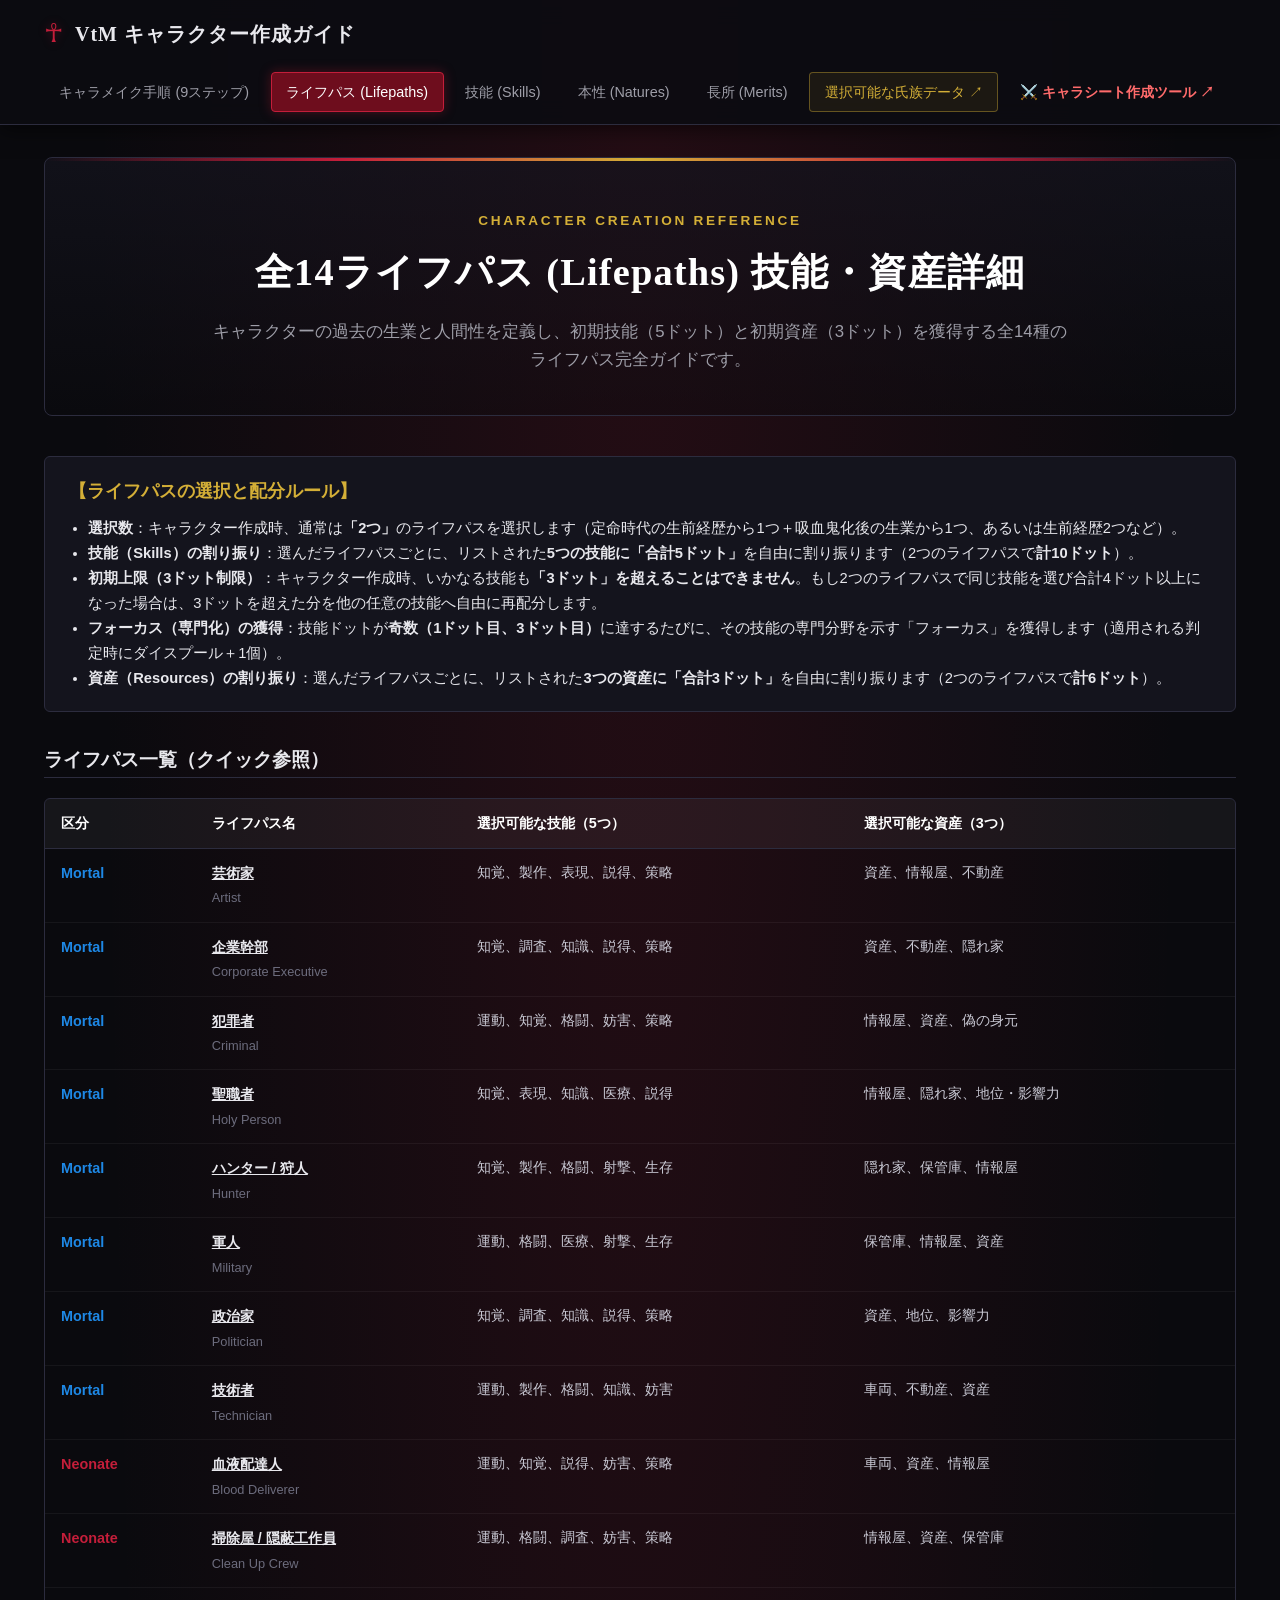
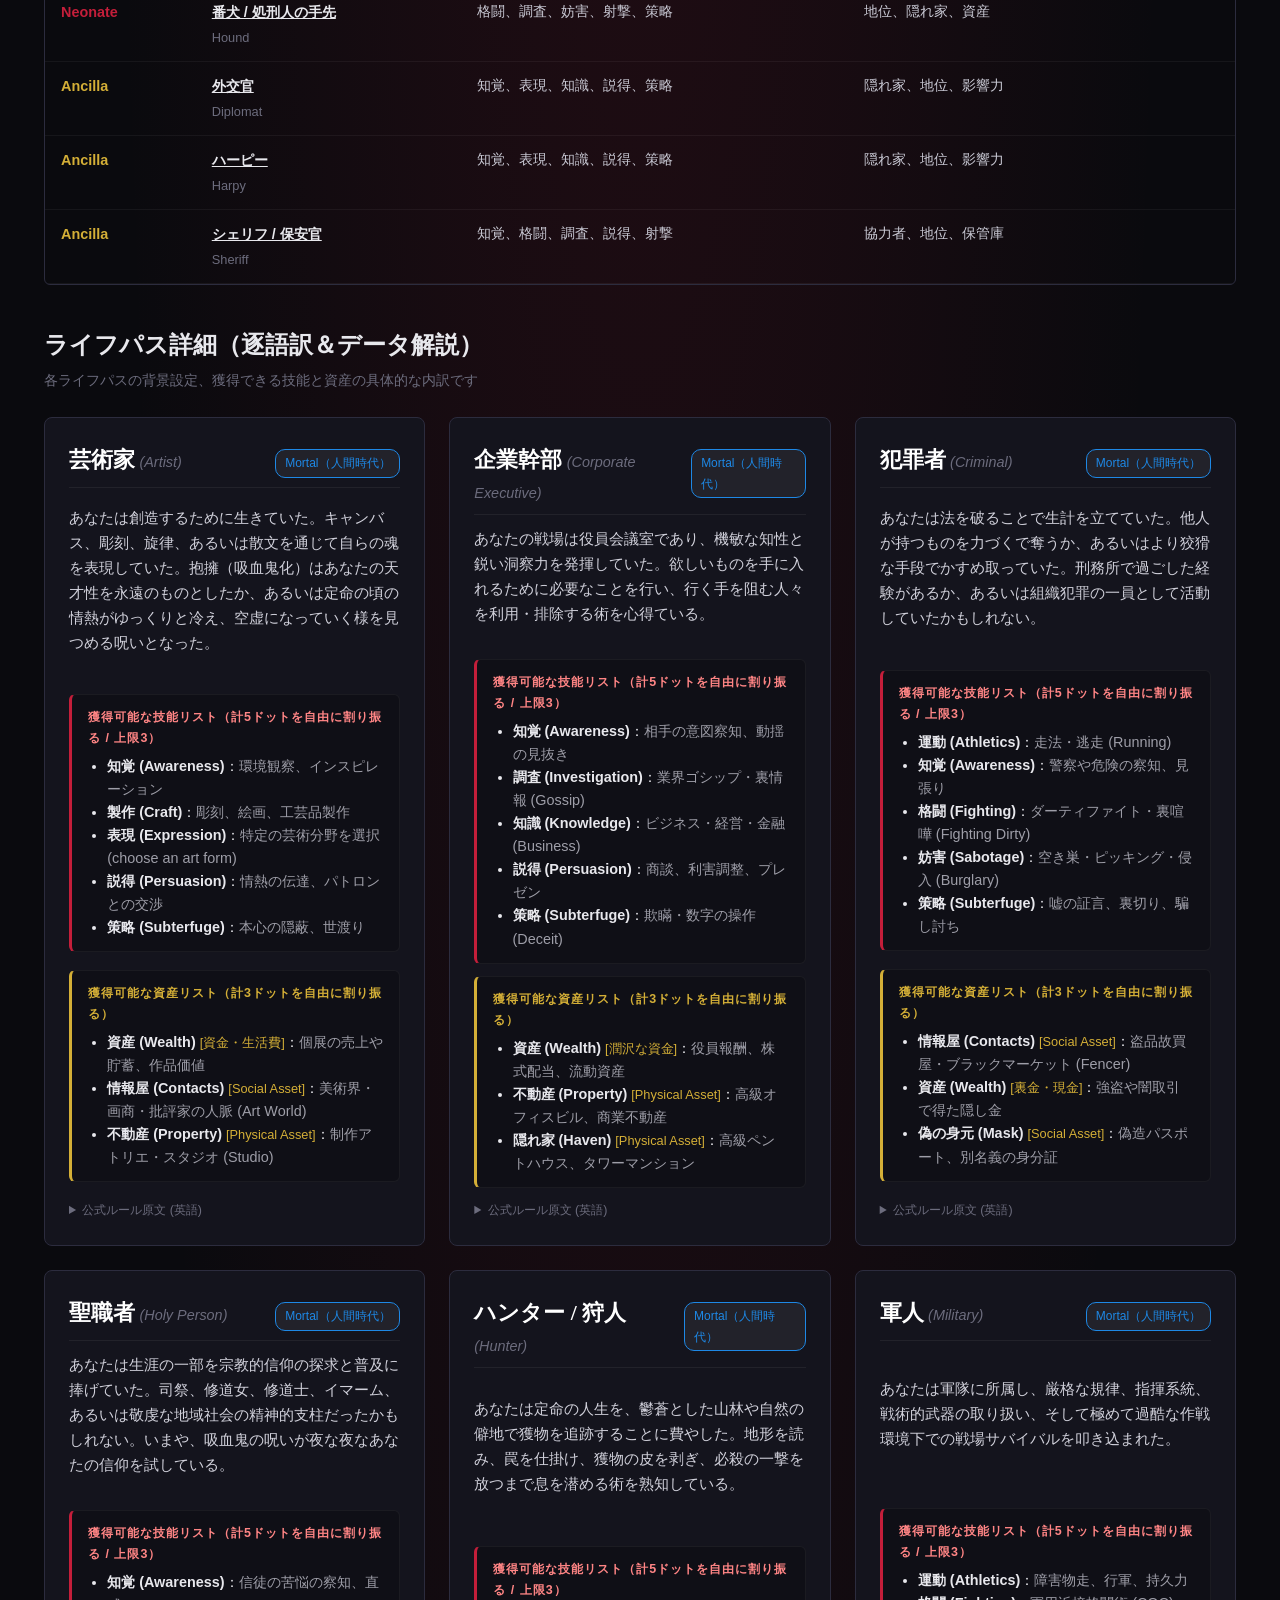
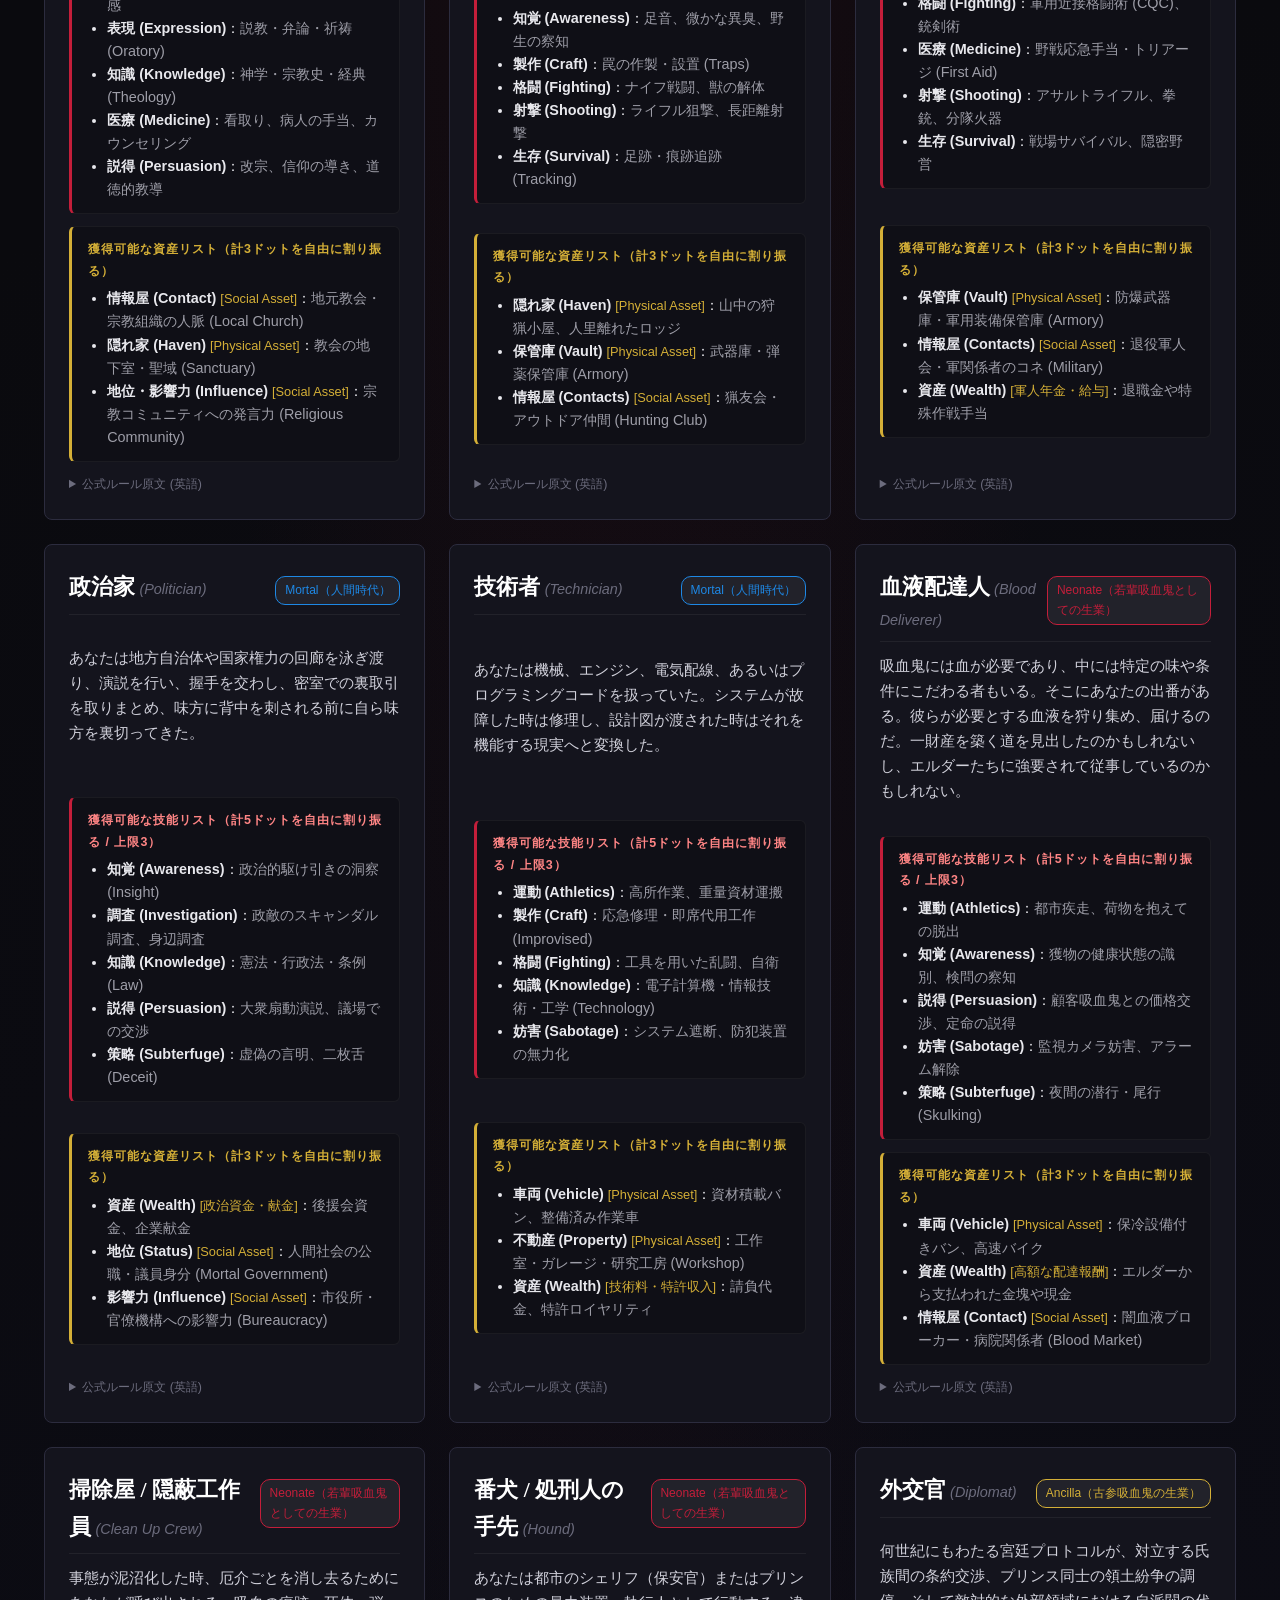
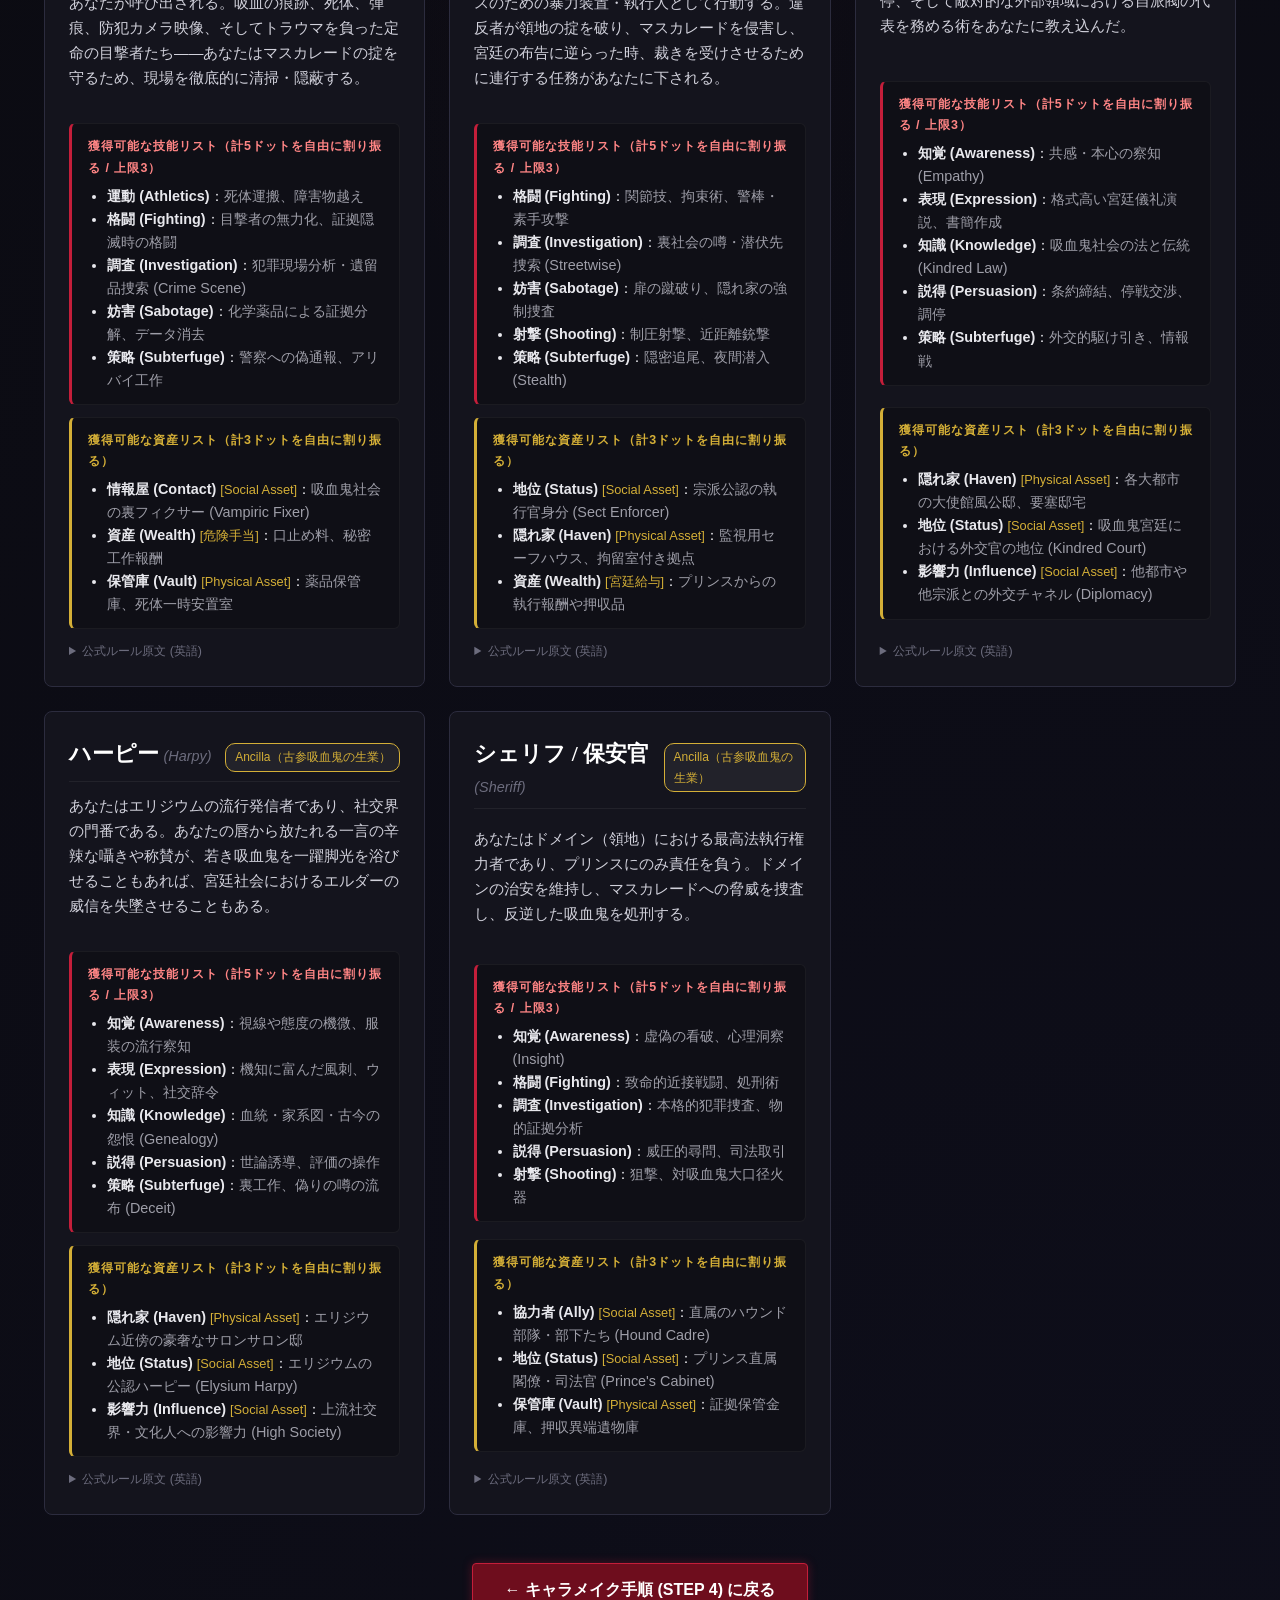
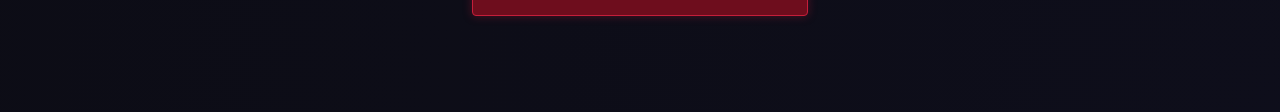
<file: guide/lifepaths.html>
<!DOCTYPE html>
<html lang="ja">
<head>
  <meta charset="UTF-8">
  <meta name="viewport" content="width=device-width, initial-scale=1.0">
  <title>全14ライフパス (Lifepaths) 詳細解説 - Vampire: The Masquerade Alpha 1.0</title>
  <link rel="stylesheet" href="style.css">
</head>
<body>
  <header class="site-header">
    <div class="nav-container">
      <a href="index.html" class="site-title">
        <span class="vtm-symbol">☥</span>
        <span class="title-text">VtM キャラクター作成ガイド</span>
      </a>
      <ul class="main-nav-list">
        <li class="main-nav-item"><a href="index.html">キャラメイク手順 (9ステップ)</a></li>
        <li class="main-nav-item active"><a href="lifepaths.html">ライフパス (Lifepaths)</a></li>
        <li class="main-nav-item"><a href="skills.html">技能 (Skills)</a></li>
        <li class="main-nav-item"><a href="natures.html">本性 (Natures)</a></li>
        <li class="main-nav-item"><a href="merits.html">長所 (Merits)</a></li>
        <li class="main-nav-item highlight"><a href="clan/index.html">選択可能な氏族データ ↗</a></li>
        <li class="main-nav-item" style="margin-left:auto;"><a href="../index.html" style="color:#ff6b6b; font-weight:bold;">⚔️ キャラシート作成ツール ↗</a></li>
      </ul>
    </div>
  </header>

  <main class="main-content">
    <div class="hero-banner">
      <span class="hero-tag">Character Creation Reference</span>
      <h1 class="hero-title">全14ライフパス (Lifepaths) 技能・資産詳細</h1>
      <p class="hero-subtitle">
        キャラクターの過去の生業と人間性を定義し、初期技能（5ドット）と初期資産（3ドット）を獲得する全14種のライフパス完全ガイドです。
      </p>
    </div>

    <!-- RULE OVERVIEW -->
    <div style="background:var(--bg-card); border:1px solid var(--border); border-radius:6px; padding:1.25rem 1.5rem; margin-bottom:2rem; font-size:0.92rem; line-height:1.7;">
      <h2 style="color:var(--gold); font-size:1.1rem; margin-bottom:0.6rem;">【ライフパスの選択と配分ルール】</h2>
      <ul style="margin:0 0 0 1.2rem; padding:0;">
        <li><strong>選択数</strong>：キャラクター作成時、通常は<strong>「2つ」</strong>のライフパスを選択します（定命時代の生前経歴から1つ＋吸血鬼化後の生業から1つ、あるいは生前経歴2つなど）。</li>
        <li><strong>技能（Skills）の割り振り</strong>：選んだライフパスごとに、リストされた<strong>5つの技能に「合計5ドット」</strong>を自由に割り振ります（2つのライフパスで<strong>計10ドット</strong>）。</li>
        <li><strong>初期上限（3ドット制限）</strong>：キャラクター作成時、いかなる技能も<strong>「3ドット」を超えることはできません</strong>。もし2つのライフパスで同じ技能を選び合計4ドット以上になった場合は、3ドットを超えた分を他の任意の技能へ自由に再配分します。</li>
        <li><strong>フォーカス（専門化）の獲得</strong>：技能ドットが<strong>奇数（1ドット目、3ドット目）</strong>に達するたびに、その技能の専門分野を示す「フォーカス」を獲得します（適用される判定時にダイスプール＋1個）。</li>
        <li><strong>資産（Resources）の割り振り</strong>：選んだライフパスごとに、リストされた<strong>3つの資産に「合計3ドット」</strong>を自由に割り振ります（2つのライフパスで<strong>計6ドット</strong>）。</li>
      </ul>
    </div>

    <!-- TABLE -->
    <div style="margin-bottom:2.5rem;">
      <h2 style="font-size:1.2rem; color:var(--text-main); margin-bottom:0.75rem; border-bottom:1px solid var(--border); pb-2;">ライフパス一覧（クイック参照）</h2>
      <div class="data-table-wrap">
        <table class="data-table">
          <thead>
            <tr>
              <th>区分</th>
              <th>ライフパス名</th>
              <th>選択可能な技能（5つ）</th>
              <th>選択可能な資産（3つ）</th>
            </tr>
          </thead>
          <tbody>
            
      <tr>
        <td style="white-space:nowrap;"><span style="color:var(--blue); font-weight:600;">Mortal</span></td>
        <td style="white-space:nowrap;"><strong><a href="#artist" style="color:var(--text-main); text-decoration:underline;">芸術家</a></strong><br><span style="font-size:0.8rem; color:var(--text-dim);">Artist</span></td>
        <td style="font-size:0.88rem;">知覚、製作、表現、説得、策略</td>
        <td style="font-size:0.88rem;">資産、情報屋、不動産</td>
      </tr>
    
      <tr>
        <td style="white-space:nowrap;"><span style="color:var(--blue); font-weight:600;">Mortal</span></td>
        <td style="white-space:nowrap;"><strong><a href="#corporate-executive" style="color:var(--text-main); text-decoration:underline;">企業幹部</a></strong><br><span style="font-size:0.8rem; color:var(--text-dim);">Corporate Executive</span></td>
        <td style="font-size:0.88rem;">知覚、調査、知識、説得、策略</td>
        <td style="font-size:0.88rem;">資産、不動産、隠れ家</td>
      </tr>
    
      <tr>
        <td style="white-space:nowrap;"><span style="color:var(--blue); font-weight:600;">Mortal</span></td>
        <td style="white-space:nowrap;"><strong><a href="#criminal" style="color:var(--text-main); text-decoration:underline;">犯罪者</a></strong><br><span style="font-size:0.8rem; color:var(--text-dim);">Criminal</span></td>
        <td style="font-size:0.88rem;">運動、知覚、格闘、妨害、策略</td>
        <td style="font-size:0.88rem;">情報屋、資産、偽の身元</td>
      </tr>
    
      <tr>
        <td style="white-space:nowrap;"><span style="color:var(--blue); font-weight:600;">Mortal</span></td>
        <td style="white-space:nowrap;"><strong><a href="#holy-person" style="color:var(--text-main); text-decoration:underline;">聖職者</a></strong><br><span style="font-size:0.8rem; color:var(--text-dim);">Holy Person</span></td>
        <td style="font-size:0.88rem;">知覚、表現、知識、医療、説得</td>
        <td style="font-size:0.88rem;">情報屋、隠れ家、地位・影響力</td>
      </tr>
    
      <tr>
        <td style="white-space:nowrap;"><span style="color:var(--blue); font-weight:600;">Mortal</span></td>
        <td style="white-space:nowrap;"><strong><a href="#hunter" style="color:var(--text-main); text-decoration:underline;">ハンター / 狩人</a></strong><br><span style="font-size:0.8rem; color:var(--text-dim);">Hunter</span></td>
        <td style="font-size:0.88rem;">知覚、製作、格闘、射撃、生存</td>
        <td style="font-size:0.88rem;">隠れ家、保管庫、情報屋</td>
      </tr>
    
      <tr>
        <td style="white-space:nowrap;"><span style="color:var(--blue); font-weight:600;">Mortal</span></td>
        <td style="white-space:nowrap;"><strong><a href="#military" style="color:var(--text-main); text-decoration:underline;">軍人</a></strong><br><span style="font-size:0.8rem; color:var(--text-dim);">Military</span></td>
        <td style="font-size:0.88rem;">運動、格闘、医療、射撃、生存</td>
        <td style="font-size:0.88rem;">保管庫、情報屋、資産</td>
      </tr>
    
      <tr>
        <td style="white-space:nowrap;"><span style="color:var(--blue); font-weight:600;">Mortal</span></td>
        <td style="white-space:nowrap;"><strong><a href="#politician" style="color:var(--text-main); text-decoration:underline;">政治家</a></strong><br><span style="font-size:0.8rem; color:var(--text-dim);">Politician</span></td>
        <td style="font-size:0.88rem;">知覚、調査、知識、説得、策略</td>
        <td style="font-size:0.88rem;">資産、地位、影響力</td>
      </tr>
    
      <tr>
        <td style="white-space:nowrap;"><span style="color:var(--blue); font-weight:600;">Mortal</span></td>
        <td style="white-space:nowrap;"><strong><a href="#technician" style="color:var(--text-main); text-decoration:underline;">技術者</a></strong><br><span style="font-size:0.8rem; color:var(--text-dim);">Technician</span></td>
        <td style="font-size:0.88rem;">運動、製作、格闘、知識、妨害</td>
        <td style="font-size:0.88rem;">車両、不動産、資産</td>
      </tr>
    
      <tr>
        <td style="white-space:nowrap;"><span style="color:var(--crimson); font-weight:600;">Neonate</span></td>
        <td style="white-space:nowrap;"><strong><a href="#blood-deliverer" style="color:var(--text-main); text-decoration:underline;">血液配達人</a></strong><br><span style="font-size:0.8rem; color:var(--text-dim);">Blood Deliverer</span></td>
        <td style="font-size:0.88rem;">運動、知覚、説得、妨害、策略</td>
        <td style="font-size:0.88rem;">車両、資産、情報屋</td>
      </tr>
    
      <tr>
        <td style="white-space:nowrap;"><span style="color:var(--crimson); font-weight:600;">Neonate</span></td>
        <td style="white-space:nowrap;"><strong><a href="#clean-up-crew" style="color:var(--text-main); text-decoration:underline;">掃除屋 / 隠蔽工作員</a></strong><br><span style="font-size:0.8rem; color:var(--text-dim);">Clean Up Crew</span></td>
        <td style="font-size:0.88rem;">運動、格闘、調査、妨害、策略</td>
        <td style="font-size:0.88rem;">情報屋、資産、保管庫</td>
      </tr>
    
      <tr>
        <td style="white-space:nowrap;"><span style="color:var(--crimson); font-weight:600;">Neonate</span></td>
        <td style="white-space:nowrap;"><strong><a href="#hound" style="color:var(--text-main); text-decoration:underline;">番犬 / 処刑人の手先</a></strong><br><span style="font-size:0.8rem; color:var(--text-dim);">Hound</span></td>
        <td style="font-size:0.88rem;">格闘、調査、妨害、射撃、策略</td>
        <td style="font-size:0.88rem;">地位、隠れ家、資産</td>
      </tr>
    
      <tr>
        <td style="white-space:nowrap;"><span style="color:var(--gold); font-weight:600;">Ancilla</span></td>
        <td style="white-space:nowrap;"><strong><a href="#diplomat" style="color:var(--text-main); text-decoration:underline;">外交官</a></strong><br><span style="font-size:0.8rem; color:var(--text-dim);">Diplomat</span></td>
        <td style="font-size:0.88rem;">知覚、表現、知識、説得、策略</td>
        <td style="font-size:0.88rem;">隠れ家、地位、影響力</td>
      </tr>
    
      <tr>
        <td style="white-space:nowrap;"><span style="color:var(--gold); font-weight:600;">Ancilla</span></td>
        <td style="white-space:nowrap;"><strong><a href="#harpy" style="color:var(--text-main); text-decoration:underline;">ハーピー</a></strong><br><span style="font-size:0.8rem; color:var(--text-dim);">Harpy</span></td>
        <td style="font-size:0.88rem;">知覚、表現、知識、説得、策略</td>
        <td style="font-size:0.88rem;">隠れ家、地位、影響力</td>
      </tr>
    
      <tr>
        <td style="white-space:nowrap;"><span style="color:var(--gold); font-weight:600;">Ancilla</span></td>
        <td style="white-space:nowrap;"><strong><a href="#sheriff" style="color:var(--text-main); text-decoration:underline;">シェリフ / 保安官</a></strong><br><span style="font-size:0.8rem; color:var(--text-dim);">Sheriff</span></td>
        <td style="font-size:0.88rem;">知覚、格闘、調査、説得、射撃</td>
        <td style="font-size:0.88rem;">協力者、地位、保管庫</td>
      </tr>
    
          </tbody>
        </table>
      </div>
    </div>

    <!-- CARDS -->
    <div class="section-header" style="margin-top:2rem;">
      <h2 class="section-title">ライフパス詳細（逐語訳＆データ解説）</h2>
      <span style="font-size:0.9rem; color:var(--text-dim);">各ライフパスの背景設定、獲得できる技能と資産の具体的な内訳です</span>
    </div>

    <div class="items-grid">
      
      <div class="item-card" id="artist">
        <div class="item-header">
          <div>
            <span class="item-name">芸術家</span>
            <span class="item-en">(Artist)</span>
          </div>
          <span class="item-badge" style="border-color:var(--blue); color:var(--blue);">Mortal（人間時代）</span>
        </div>
        <div class="item-desc">あなたは創造するために生きていた。キャンバス、彫刻、旋律、あるいは散文を通じて自らの魂を表現していた。抱擁（吸血鬼化）はあなたの天才性を永遠のものとしたか、あるいは定命の頃の情熱がゆっくりと冷え、空虚になっていく様を見つめる呪いとなった。</div>

        <div class="item-sub-box" style="margin-top:1rem; border-left:3px solid var(--crimson);">
          <div class="item-sub-title" style="color:#ff8585;">獲得可能な技能リスト（計5ドットを自由に割り振る / 上限3）</div>
          <ul style="margin:0 0 0 1.2rem; padding:0; line-height:1.6; font-size:0.9rem;">
            <li><strong>知覚 (Awareness)</strong>：<span style='color:var(--text-muted);'>環境観察、インスピレーション</span></li><li><strong>製作 (Craft)</strong>：<span style='color:var(--text-muted);'>彫刻、絵画、工芸品製作</span></li><li><strong>表現 (Expression)</strong>：<span style='color:var(--text-muted);'>特定の芸術分野を選択 (choose an art form)</span></li><li><strong>説得 (Persuasion)</strong>：<span style='color:var(--text-muted);'>情熱の伝達、パトロンとの交渉</span></li><li><strong>策略 (Subterfuge)</strong>：<span style='color:var(--text-muted);'>本心の隠蔽、世渡り</span></li>
          </ul>
        </div>

        <div class="item-sub-box" style="margin-top:0.75rem; border-left:3px solid var(--gold);">
          <div class="item-sub-title" style="color:var(--gold);">獲得可能な資産リスト（計3ドットを自由に割り振る）</div>
          <ul style="margin:0 0 0 1.2rem; padding:0; line-height:1.6; font-size:0.9rem;">
            <li><strong>資産 (Wealth)</strong> <span style='font-size:0.8rem; color:var(--gold);'>[資金・生活費]</span>：<span style='color:var(--text-muted);'>個展の売上や貯蓄、作品価値</span></li><li><strong>情報屋 (Contacts)</strong> <span style='font-size:0.8rem; color:var(--gold);'>[Social Asset]</span>：<span style='color:var(--text-muted);'>美術界・画商・批評家の人脈 (Art World)</span></li><li><strong>不動産 (Property)</strong> <span style='font-size:0.8rem; color:var(--gold);'>[Physical Asset]</span>：<span style='color:var(--text-muted);'>制作アトリエ・スタジオ (Studio)</span></li>
          </ul>
        </div>

        <details style="margin-top:0.75rem; font-size:0.78rem; color:var(--text-dim);">
          <summary style="cursor:pointer;">公式ルール原文 (英語)</summary>
          <div style="margin-top:0.4rem; padding:0.4rem; background:rgba(0,0,0,0.3); border-radius:4px; line-height:1.5;">
            You lived to create, expressing your soul through canvas, sculpture, melody, or prose. The Embrace either immortalized your genius or cursed you to watch your mortal passion slowly turn cold and hollow.
          </div>
        </details>
      </div>
    
      <div class="item-card" id="corporate-executive">
        <div class="item-header">
          <div>
            <span class="item-name">企業幹部</span>
            <span class="item-en">(Corporate Executive)</span>
          </div>
          <span class="item-badge" style="border-color:var(--blue); color:var(--blue);">Mortal（人間時代）</span>
        </div>
        <div class="item-desc">あなたの戦場は役員会議室であり、機敏な知性と鋭い洞察力を発揮していた。欲しいものを手に入れるために必要なことを行い、行く手を阻む人々を利用・排除する術を心得ている。</div>

        <div class="item-sub-box" style="margin-top:1rem; border-left:3px solid var(--crimson);">
          <div class="item-sub-title" style="color:#ff8585;">獲得可能な技能リスト（計5ドットを自由に割り振る / 上限3）</div>
          <ul style="margin:0 0 0 1.2rem; padding:0; line-height:1.6; font-size:0.9rem;">
            <li><strong>知覚 (Awareness)</strong>：<span style='color:var(--text-muted);'>相手の意図察知、動揺の見抜き</span></li><li><strong>調査 (Investigation)</strong>：<span style='color:var(--text-muted);'>業界ゴシップ・裏情報 (Gossip)</span></li><li><strong>知識 (Knowledge)</strong>：<span style='color:var(--text-muted);'>ビジネス・経営・金融 (Business)</span></li><li><strong>説得 (Persuasion)</strong>：<span style='color:var(--text-muted);'>商談、利害調整、プレゼン</span></li><li><strong>策略 (Subterfuge)</strong>：<span style='color:var(--text-muted);'>欺瞞・数字の操作 (Deceit)</span></li>
          </ul>
        </div>

        <div class="item-sub-box" style="margin-top:0.75rem; border-left:3px solid var(--gold);">
          <div class="item-sub-title" style="color:var(--gold);">獲得可能な資産リスト（計3ドットを自由に割り振る）</div>
          <ul style="margin:0 0 0 1.2rem; padding:0; line-height:1.6; font-size:0.9rem;">
            <li><strong>資産 (Wealth)</strong> <span style='font-size:0.8rem; color:var(--gold);'>[潤沢な資金]</span>：<span style='color:var(--text-muted);'>役員報酬、株式配当、流動資産</span></li><li><strong>不動産 (Property)</strong> <span style='font-size:0.8rem; color:var(--gold);'>[Physical Asset]</span>：<span style='color:var(--text-muted);'>高級オフィスビル、商業不動産</span></li><li><strong>隠れ家 (Haven)</strong> <span style='font-size:0.8rem; color:var(--gold);'>[Physical Asset]</span>：<span style='color:var(--text-muted);'>高級ペントハウス、タワーマンション</span></li>
          </ul>
        </div>

        <details style="margin-top:0.75rem; font-size:0.78rem; color:var(--text-dim);">
          <summary style="cursor:pointer;">公式ルール原文 (英語)</summary>
          <div style="margin-top:0.4rem; padding:0.4rem; background:rgba(0,0,0,0.3); border-radius:4px; line-height:1.5;">
            Your battlefield is the corporate boardroom, where you exercise your quick wits and sharp acumen. You do what you need to get what you want, and you know how to use people that are standing in your way.
          </div>
        </details>
      </div>
    
      <div class="item-card" id="criminal">
        <div class="item-header">
          <div>
            <span class="item-name">犯罪者</span>
            <span class="item-en">(Criminal)</span>
          </div>
          <span class="item-badge" style="border-color:var(--blue); color:var(--blue);">Mortal（人間時代）</span>
        </div>
        <div class="item-desc">あなたは法を破ることで生計を立てていた。他人が持つものを力づくで奪うか、あるいはより狡猾な手段でかすめ取っていた。刑務所で過ごした経験があるか、あるいは組織犯罪の一員として活動していたかもしれない。</div>

        <div class="item-sub-box" style="margin-top:1rem; border-left:3px solid var(--crimson);">
          <div class="item-sub-title" style="color:#ff8585;">獲得可能な技能リスト（計5ドットを自由に割り振る / 上限3）</div>
          <ul style="margin:0 0 0 1.2rem; padding:0; line-height:1.6; font-size:0.9rem;">
            <li><strong>運動 (Athletics)</strong>：<span style='color:var(--text-muted);'>走法・逃走 (Running)</span></li><li><strong>知覚 (Awareness)</strong>：<span style='color:var(--text-muted);'>警察や危険の察知、見張り</span></li><li><strong>格闘 (Fighting)</strong>：<span style='color:var(--text-muted);'>ダーティファイト・裏喧嘩 (Fighting Dirty)</span></li><li><strong>妨害 (Sabotage)</strong>：<span style='color:var(--text-muted);'>空き巣・ピッキング・侵入 (Burglary)</span></li><li><strong>策略 (Subterfuge)</strong>：<span style='color:var(--text-muted);'>嘘の証言、裏切り、騙し討ち</span></li>
          </ul>
        </div>

        <div class="item-sub-box" style="margin-top:0.75rem; border-left:3px solid var(--gold);">
          <div class="item-sub-title" style="color:var(--gold);">獲得可能な資産リスト（計3ドットを自由に割り振る）</div>
          <ul style="margin:0 0 0 1.2rem; padding:0; line-height:1.6; font-size:0.9rem;">
            <li><strong>情報屋 (Contacts)</strong> <span style='font-size:0.8rem; color:var(--gold);'>[Social Asset]</span>：<span style='color:var(--text-muted);'>盗品故買屋・ブラックマーケット (Fencer)</span></li><li><strong>資産 (Wealth)</strong> <span style='font-size:0.8rem; color:var(--gold);'>[裏金・現金]</span>：<span style='color:var(--text-muted);'>強盗や闇取引で得た隠し金</span></li><li><strong>偽の身元 (Mask)</strong> <span style='font-size:0.8rem; color:var(--gold);'>[Social Asset]</span>：<span style='color:var(--text-muted);'>偽造パスポート、別名義の身分証</span></li>
          </ul>
        </div>

        <details style="margin-top:0.75rem; font-size:0.78rem; color:var(--text-dim);">
          <summary style="cursor:pointer;">公式ルール原文 (英語)</summary>
          <div style="margin-top:0.4rem; padding:0.4rem; background:rgba(0,0,0,0.3); border-radius:4px; line-height:1.5;">
            You make your living by breaking the law, either by taking what you want from others who have it, or by more subtle means. You might have spent some time in prison or worked with other criminals in an organized fashion.
          </div>
        </details>
      </div>
    
      <div class="item-card" id="holy-person">
        <div class="item-header">
          <div>
            <span class="item-name">聖職者</span>
            <span class="item-en">(Holy Person)</span>
          </div>
          <span class="item-badge" style="border-color:var(--blue); color:var(--blue);">Mortal（人間時代）</span>
        </div>
        <div class="item-desc">あなたは生涯の一部を宗教的信仰の探求と普及に捧げていた。司祭、修道女、修道士、イマーム、あるいは敬虔な地域社会の精神的支柱だったかもしれない。いまや、吸血鬼の呪いが夜な夜なあなたの信仰を試している。</div>

        <div class="item-sub-box" style="margin-top:1rem; border-left:3px solid var(--crimson);">
          <div class="item-sub-title" style="color:#ff8585;">獲得可能な技能リスト（計5ドットを自由に割り振る / 上限3）</div>
          <ul style="margin:0 0 0 1.2rem; padding:0; line-height:1.6; font-size:0.9rem;">
            <li><strong>知覚 (Awareness)</strong>：<span style='color:var(--text-muted);'>信徒の苦悩の察知、直感</span></li><li><strong>表現 (Expression)</strong>：<span style='color:var(--text-muted);'>説教・弁論・祈祷 (Oratory)</span></li><li><strong>知識 (Knowledge)</strong>：<span style='color:var(--text-muted);'>神学・宗教史・経典 (Theology)</span></li><li><strong>医療 (Medicine)</strong>：<span style='color:var(--text-muted);'>看取り、病人の手当、カウンセリング</span></li><li><strong>説得 (Persuasion)</strong>：<span style='color:var(--text-muted);'>改宗、信仰の導き、道徳的教導</span></li>
          </ul>
        </div>

        <div class="item-sub-box" style="margin-top:0.75rem; border-left:3px solid var(--gold);">
          <div class="item-sub-title" style="color:var(--gold);">獲得可能な資産リスト（計3ドットを自由に割り振る）</div>
          <ul style="margin:0 0 0 1.2rem; padding:0; line-height:1.6; font-size:0.9rem;">
            <li><strong>情報屋 (Contact)</strong> <span style='font-size:0.8rem; color:var(--gold);'>[Social Asset]</span>：<span style='color:var(--text-muted);'>地元教会・宗教組織の人脈 (Local Church)</span></li><li><strong>隠れ家 (Haven)</strong> <span style='font-size:0.8rem; color:var(--gold);'>[Physical Asset]</span>：<span style='color:var(--text-muted);'>教会の地下室・聖域 (Sanctuary)</span></li><li><strong>地位・影響力 (Influence)</strong> <span style='font-size:0.8rem; color:var(--gold);'>[Social Asset]</span>：<span style='color:var(--text-muted);'>宗教コミュニティへの発言力 (Religious Community)</span></li>
          </ul>
        </div>

        <details style="margin-top:0.75rem; font-size:0.78rem; color:var(--text-dim);">
          <summary style="cursor:pointer;">公式ルール原文 (英語)</summary>
          <div style="margin-top:0.4rem; padding:0.4rem; background:rgba(0,0,0,0.3); border-radius:4px; line-height:1.5;">
            You dedicated part of your life to the study and dissemination of a religious faith. You might have been a priest, nun, monk, imam, or devout community pillar. Now, the vampiric curse tests your faith every night.
          </div>
        </details>
      </div>
    
      <div class="item-card" id="hunter">
        <div class="item-header">
          <div>
            <span class="item-name">ハンター / 狩人</span>
            <span class="item-en">(Hunter)</span>
          </div>
          <span class="item-badge" style="border-color:var(--blue); color:var(--blue);">Mortal（人間時代）</span>
        </div>
        <div class="item-desc">あなたは定命の人生を、鬱蒼とした山林や自然の僻地で獲物を追跡することに費やした。地形を読み、罠を仕掛け、獲物の皮を剥ぎ、必殺の一撃を放つまで息を潜める術を熟知している。</div>

        <div class="item-sub-box" style="margin-top:1rem; border-left:3px solid var(--crimson);">
          <div class="item-sub-title" style="color:#ff8585;">獲得可能な技能リスト（計5ドットを自由に割り振る / 上限3）</div>
          <ul style="margin:0 0 0 1.2rem; padding:0; line-height:1.6; font-size:0.9rem;">
            <li><strong>知覚 (Awareness)</strong>：<span style='color:var(--text-muted);'>足音、微かな異臭、野生の察知</span></li><li><strong>製作 (Craft)</strong>：<span style='color:var(--text-muted);'>罠の作製・設置 (Traps)</span></li><li><strong>格闘 (Fighting)</strong>：<span style='color:var(--text-muted);'>ナイフ戦闘、獣の解体</span></li><li><strong>射撃 (Shooting)</strong>：<span style='color:var(--text-muted);'>ライフル狙撃、長距離射撃</span></li><li><strong>生存 (Survival)</strong>：<span style='color:var(--text-muted);'>足跡・痕跡追跡 (Tracking)</span></li>
          </ul>
        </div>

        <div class="item-sub-box" style="margin-top:0.75rem; border-left:3px solid var(--gold);">
          <div class="item-sub-title" style="color:var(--gold);">獲得可能な資産リスト（計3ドットを自由に割り振る）</div>
          <ul style="margin:0 0 0 1.2rem; padding:0; line-height:1.6; font-size:0.9rem;">
            <li><strong>隠れ家 (Haven)</strong> <span style='font-size:0.8rem; color:var(--gold);'>[Physical Asset]</span>：<span style='color:var(--text-muted);'>山中の狩猟小屋、人里離れたロッジ</span></li><li><strong>保管庫 (Vault)</strong> <span style='font-size:0.8rem; color:var(--gold);'>[Physical Asset]</span>：<span style='color:var(--text-muted);'>武器庫・弾薬保管庫 (Armory)</span></li><li><strong>情報屋 (Contacts)</strong> <span style='font-size:0.8rem; color:var(--gold);'>[Social Asset]</span>：<span style='color:var(--text-muted);'>猟友会・アウトドア仲間 (Hunting Club)</span></li>
          </ul>
        </div>

        <details style="margin-top:0.75rem; font-size:0.78rem; color:var(--text-dim);">
          <summary style="cursor:pointer;">公式ルール原文 (英語)</summary>
          <div style="margin-top:0.4rem; padding:0.4rem; background:rgba(0,0,0,0.3); border-radius:4px; line-height:1.5;">
            You spent your mortal life tracking prey through dense forests, mountains, or rural backwaters. You know how to read the terrain, set traps, skin quarry, and remain silent until the fatal shot is fired.
          </div>
        </details>
      </div>
    
      <div class="item-card" id="military">
        <div class="item-header">
          <div>
            <span class="item-name">軍人</span>
            <span class="item-en">(Military)</span>
          </div>
          <span class="item-badge" style="border-color:var(--blue); color:var(--blue);">Mortal（人間時代）</span>
        </div>
        <div class="item-desc">あなたは軍隊に所属し、厳格な規律、指揮系統、戦術的武器の取り扱い、そして極めて過酷な作戦環境下での戦場サバイバルを叩き込まれた。</div>

        <div class="item-sub-box" style="margin-top:1rem; border-left:3px solid var(--crimson);">
          <div class="item-sub-title" style="color:#ff8585;">獲得可能な技能リスト（計5ドットを自由に割り振る / 上限3）</div>
          <ul style="margin:0 0 0 1.2rem; padding:0; line-height:1.6; font-size:0.9rem;">
            <li><strong>運動 (Athletics)</strong>：<span style='color:var(--text-muted);'>障害物走、行軍、持久力</span></li><li><strong>格闘 (Fighting)</strong>：<span style='color:var(--text-muted);'>軍用近接格闘術 (CQC)、銃剣術</span></li><li><strong>医療 (Medicine)</strong>：<span style='color:var(--text-muted);'>野戦応急手当・トリアージ (First Aid)</span></li><li><strong>射撃 (Shooting)</strong>：<span style='color:var(--text-muted);'>アサルトライフル、拳銃、分隊火器</span></li><li><strong>生存 (Survival)</strong>：<span style='color:var(--text-muted);'>戦場サバイバル、隠密野営</span></li>
          </ul>
        </div>

        <div class="item-sub-box" style="margin-top:0.75rem; border-left:3px solid var(--gold);">
          <div class="item-sub-title" style="color:var(--gold);">獲得可能な資産リスト（計3ドットを自由に割り振る）</div>
          <ul style="margin:0 0 0 1.2rem; padding:0; line-height:1.6; font-size:0.9rem;">
            <li><strong>保管庫 (Vault)</strong> <span style='font-size:0.8rem; color:var(--gold);'>[Physical Asset]</span>：<span style='color:var(--text-muted);'>防爆武器庫・軍用装備保管庫 (Armory)</span></li><li><strong>情報屋 (Contacts)</strong> <span style='font-size:0.8rem; color:var(--gold);'>[Social Asset]</span>：<span style='color:var(--text-muted);'>退役軍人会・軍関係者のコネ (Military)</span></li><li><strong>資産 (Wealth)</strong> <span style='font-size:0.8rem; color:var(--gold);'>[軍人年金・給与]</span>：<span style='color:var(--text-muted);'>退職金や特殊作戦手当</span></li>
          </ul>
        </div>

        <details style="margin-top:0.75rem; font-size:0.78rem; color:var(--text-dim);">
          <summary style="cursor:pointer;">公式ルール原文 (英語)</summary>
          <div style="margin-top:0.4rem; padding:0.4rem; background:rgba(0,0,0,0.3); border-radius:4px; line-height:1.5;">
            You served in an armed force, learning discipline, chain of command, tactical weapons handling, and battlefield survival under the harshest operational conditions.
          </div>
        </details>
      </div>
    
      <div class="item-card" id="politician">
        <div class="item-header">
          <div>
            <span class="item-name">政治家</span>
            <span class="item-en">(Politician)</span>
          </div>
          <span class="item-badge" style="border-color:var(--blue); color:var(--blue);">Mortal（人間時代）</span>
        </div>
        <div class="item-desc">あなたは地方自治体や国家権力の回廊を泳ぎ渡り、演説を行い、握手を交わし、密室での裏取引を取りまとめ、味方に背中を刺される前に自ら味方を裏切ってきた。</div>

        <div class="item-sub-box" style="margin-top:1rem; border-left:3px solid var(--crimson);">
          <div class="item-sub-title" style="color:#ff8585;">獲得可能な技能リスト（計5ドットを自由に割り振る / 上限3）</div>
          <ul style="margin:0 0 0 1.2rem; padding:0; line-height:1.6; font-size:0.9rem;">
            <li><strong>知覚 (Awareness)</strong>：<span style='color:var(--text-muted);'>政治的駆け引きの洞察 (Insight)</span></li><li><strong>調査 (Investigation)</strong>：<span style='color:var(--text-muted);'>政敵のスキャンダル調査、身辺調査</span></li><li><strong>知識 (Knowledge)</strong>：<span style='color:var(--text-muted);'>憲法・行政法・条例 (Law)</span></li><li><strong>説得 (Persuasion)</strong>：<span style='color:var(--text-muted);'>大衆扇動演説、議場での交渉</span></li><li><strong>策略 (Subterfuge)</strong>：<span style='color:var(--text-muted);'>虚偽の言明、二枚舌 (Deceit)</span></li>
          </ul>
        </div>

        <div class="item-sub-box" style="margin-top:0.75rem; border-left:3px solid var(--gold);">
          <div class="item-sub-title" style="color:var(--gold);">獲得可能な資産リスト（計3ドットを自由に割り振る）</div>
          <ul style="margin:0 0 0 1.2rem; padding:0; line-height:1.6; font-size:0.9rem;">
            <li><strong>資産 (Wealth)</strong> <span style='font-size:0.8rem; color:var(--gold);'>[政治資金・献金]</span>：<span style='color:var(--text-muted);'>後援会資金、企業献金</span></li><li><strong>地位 (Status)</strong> <span style='font-size:0.8rem; color:var(--gold);'>[Social Asset]</span>：<span style='color:var(--text-muted);'>人間社会の公職・議員身分 (Mortal Government)</span></li><li><strong>影響力 (Influence)</strong> <span style='font-size:0.8rem; color:var(--gold);'>[Social Asset]</span>：<span style='color:var(--text-muted);'>市役所・官僚機構への影響力 (Bureaucracy)</span></li>
          </ul>
        </div>

        <details style="margin-top:0.75rem; font-size:0.78rem; color:var(--text-dim);">
          <summary style="cursor:pointer;">公式ルール原文 (英語)</summary>
          <div style="margin-top:0.4rem; padding:0.4rem; background:rgba(0,0,0,0.3); border-radius:4px; line-height:1.5;">
            You navigated the corridors of municipal or national power, making speeches, shaking hands, cutting backroom deals, and stabbing allies in the back before they could do the same to you.
          </div>
        </details>
      </div>
    
      <div class="item-card" id="technician">
        <div class="item-header">
          <div>
            <span class="item-name">技術者</span>
            <span class="item-en">(Technician)</span>
          </div>
          <span class="item-badge" style="border-color:var(--blue); color:var(--blue);">Mortal（人間時代）</span>
        </div>
        <div class="item-desc">あなたは機械、エンジン、電気配線、あるいはプログラミングコードを扱っていた。システムが故障した時は修理し、設計図が渡された時はそれを機能する現実へと変換した。</div>

        <div class="item-sub-box" style="margin-top:1rem; border-left:3px solid var(--crimson);">
          <div class="item-sub-title" style="color:#ff8585;">獲得可能な技能リスト（計5ドットを自由に割り振る / 上限3）</div>
          <ul style="margin:0 0 0 1.2rem; padding:0; line-height:1.6; font-size:0.9rem;">
            <li><strong>運動 (Athletics)</strong>：<span style='color:var(--text-muted);'>高所作業、重量資材運搬</span></li><li><strong>製作 (Craft)</strong>：<span style='color:var(--text-muted);'>応急修理・即席代用工作 (Improvised)</span></li><li><strong>格闘 (Fighting)</strong>：<span style='color:var(--text-muted);'>工具を用いた乱闘、自衛</span></li><li><strong>知識 (Knowledge)</strong>：<span style='color:var(--text-muted);'>電子計算機・情報技術・工学 (Technology)</span></li><li><strong>妨害 (Sabotage)</strong>：<span style='color:var(--text-muted);'>システム遮断、防犯装置の無力化</span></li>
          </ul>
        </div>

        <div class="item-sub-box" style="margin-top:0.75rem; border-left:3px solid var(--gold);">
          <div class="item-sub-title" style="color:var(--gold);">獲得可能な資産リスト（計3ドットを自由に割り振る）</div>
          <ul style="margin:0 0 0 1.2rem; padding:0; line-height:1.6; font-size:0.9rem;">
            <li><strong>車両 (Vehicle)</strong> <span style='font-size:0.8rem; color:var(--gold);'>[Physical Asset]</span>：<span style='color:var(--text-muted);'>資材積載バン、整備済み作業車</span></li><li><strong>不動産 (Property)</strong> <span style='font-size:0.8rem; color:var(--gold);'>[Physical Asset]</span>：<span style='color:var(--text-muted);'>工作室・ガレージ・研究工房 (Workshop)</span></li><li><strong>資産 (Wealth)</strong> <span style='font-size:0.8rem; color:var(--gold);'>[技術料・特許収入]</span>：<span style='color:var(--text-muted);'>請負代金、特許ロイヤリティ</span></li>
          </ul>
        </div>

        <details style="margin-top:0.75rem; font-size:0.78rem; color:var(--text-dim);">
          <summary style="cursor:pointer;">公式ルール原文 (英語)</summary>
          <div style="margin-top:0.4rem; padding:0.4rem; background:rgba(0,0,0,0.3); border-radius:4px; line-height:1.5;">
            You worked with machines, engines, electrical wiring, or code. When systems broke, you repaired them; when blueprints were handed to you, you translated them into functional reality.
          </div>
        </details>
      </div>
    
      <div class="item-card" id="blood-deliverer">
        <div class="item-header">
          <div>
            <span class="item-name">血液配達人</span>
            <span class="item-en">(Blood Deliverer)</span>
          </div>
          <span class="item-badge" style="border-color:var(--crimson); color:var(--crimson);">Neonate（若輩吸血鬼としての生業）</span>
        </div>
        <div class="item-desc">吸血鬼には血が必要であり、中には特定の味や条件にこだわる者もいる。そこにあなたの出番がある。彼らが必要とする血液を狩り集め、届けるのだ。一財産を築く道を見出したのかもしれないし、エルダーたちに強要されて従事しているのかもしれない。</div>

        <div class="item-sub-box" style="margin-top:1rem; border-left:3px solid var(--crimson);">
          <div class="item-sub-title" style="color:#ff8585;">獲得可能な技能リスト（計5ドットを自由に割り振る / 上限3）</div>
          <ul style="margin:0 0 0 1.2rem; padding:0; line-height:1.6; font-size:0.9rem;">
            <li><strong>運動 (Athletics)</strong>：<span style='color:var(--text-muted);'>都市疾走、荷物を抱えての脱出</span></li><li><strong>知覚 (Awareness)</strong>：<span style='color:var(--text-muted);'>獲物の健康状態の識別、検問の察知</span></li><li><strong>説得 (Persuasion)</strong>：<span style='color:var(--text-muted);'>顧客吸血鬼との価格交渉、定命の説得</span></li><li><strong>妨害 (Sabotage)</strong>：<span style='color:var(--text-muted);'>監視カメラ妨害、アラーム解除</span></li><li><strong>策略 (Subterfuge)</strong>：<span style='color:var(--text-muted);'>夜間の潜行・尾行 (Skulking)</span></li>
          </ul>
        </div>

        <div class="item-sub-box" style="margin-top:0.75rem; border-left:3px solid var(--gold);">
          <div class="item-sub-title" style="color:var(--gold);">獲得可能な資産リスト（計3ドットを自由に割り振る）</div>
          <ul style="margin:0 0 0 1.2rem; padding:0; line-height:1.6; font-size:0.9rem;">
            <li><strong>車両 (Vehicle)</strong> <span style='font-size:0.8rem; color:var(--gold);'>[Physical Asset]</span>：<span style='color:var(--text-muted);'>保冷設備付きバン、高速バイク</span></li><li><strong>資産 (Wealth)</strong> <span style='font-size:0.8rem; color:var(--gold);'>[高額な配達報酬]</span>：<span style='color:var(--text-muted);'>エルダーから支払われた金塊や現金</span></li><li><strong>情報屋 (Contact)</strong> <span style='font-size:0.8rem; color:var(--gold);'>[Social Asset]</span>：<span style='color:var(--text-muted);'>闇血液ブローカー・病院関係者 (Blood Market)</span></li>
          </ul>
        </div>

        <details style="margin-top:0.75rem; font-size:0.78rem; color:var(--text-dim);">
          <summary style="cursor:pointer;">公式ルール原文 (英語)</summary>
          <div style="margin-top:0.4rem; padding:0.4rem; background:rgba(0,0,0,0.3); border-radius:4px; line-height:1.5;">
            Vampires need blood, and some have specific tastes and requirements. That's where you come in. You hunt down the blood they need and deliver it to them. You might have discovered a way to get rich, or were coerced into service by elders.
          </div>
        </details>
      </div>
    
      <div class="item-card" id="clean-up-crew">
        <div class="item-header">
          <div>
            <span class="item-name">掃除屋 / 隠蔽工作員</span>
            <span class="item-en">(Clean Up Crew)</span>
          </div>
          <span class="item-badge" style="border-color:var(--crimson); color:var(--crimson);">Neonate（若輩吸血鬼としての生業）</span>
        </div>
        <div class="item-desc">事態が泥沼化した時、厄介ごとを消し去るためにあなたが呼び出される。吸血の痕跡、死体、弾痕、防犯カメラ映像、そしてトラウマを負った定命の目撃者たち――あなたはマスカレードの掟を守るため、現場を徹底的に清掃・隠蔽する。</div>

        <div class="item-sub-box" style="margin-top:1rem; border-left:3px solid var(--crimson);">
          <div class="item-sub-title" style="color:#ff8585;">獲得可能な技能リスト（計5ドットを自由に割り振る / 上限3）</div>
          <ul style="margin:0 0 0 1.2rem; padding:0; line-height:1.6; font-size:0.9rem;">
            <li><strong>運動 (Athletics)</strong>：<span style='color:var(--text-muted);'>死体運搬、障害物越え</span></li><li><strong>格闘 (Fighting)</strong>：<span style='color:var(--text-muted);'>目撃者の無力化、証拠隠滅時の格闘</span></li><li><strong>調査 (Investigation)</strong>：<span style='color:var(--text-muted);'>犯罪現場分析・遺留品捜索 (Crime Scene)</span></li><li><strong>妨害 (Sabotage)</strong>：<span style='color:var(--text-muted);'>化学薬品による証拠分解、データ消去</span></li><li><strong>策略 (Subterfuge)</strong>：<span style='color:var(--text-muted);'>警察への偽通報、アリバイ工作</span></li>
          </ul>
        </div>

        <div class="item-sub-box" style="margin-top:0.75rem; border-left:3px solid var(--gold);">
          <div class="item-sub-title" style="color:var(--gold);">獲得可能な資産リスト（計3ドットを自由に割り振る）</div>
          <ul style="margin:0 0 0 1.2rem; padding:0; line-height:1.6; font-size:0.9rem;">
            <li><strong>情報屋 (Contact)</strong> <span style='font-size:0.8rem; color:var(--gold);'>[Social Asset]</span>：<span style='color:var(--text-muted);'>吸血鬼社会の裏フィクサー (Vampiric Fixer)</span></li><li><strong>資産 (Wealth)</strong> <span style='font-size:0.8rem; color:var(--gold);'>[危険手当]</span>：<span style='color:var(--text-muted);'>口止め料、秘密工作報酬</span></li><li><strong>保管庫 (Vault)</strong> <span style='font-size:0.8rem; color:var(--gold);'>[Physical Asset]</span>：<span style='color:var(--text-muted);'>薬品保管庫、死体一時安置室</span></li>
          </ul>
        </div>

        <details style="margin-top:0.75rem; font-size:0.78rem; color:var(--text-dim);">
          <summary style="cursor:pointer;">公式ルール原文 (英語)</summary>
          <div style="margin-top:0.4rem; padding:0.4rem; background:rgba(0,0,0,0.3); border-radius:4px; line-height:1.5;">
            When things get messy, you are called to make the trouble disappear. Bodies, bullet holes, security camera footage, and traumatized mortal witnesses—you scrub the scene clean to protect the Masquerade.
          </div>
        </details>
      </div>
    
      <div class="item-card" id="hound">
        <div class="item-header">
          <div>
            <span class="item-name">番犬 / 処刑人の手先</span>
            <span class="item-en">(Hound)</span>
          </div>
          <span class="item-badge" style="border-color:var(--crimson); color:var(--crimson);">Neonate（若輩吸血鬼としての生業）</span>
        </div>
        <div class="item-desc">あなたは都市のシェリフ（保安官）またはプリンスのための暴力装置・執行人として行動する。違反者が領地の掟を破り、マスカレードを侵害し、宮廷の布告に逆らった時、裁きを受けさせるために連行する任務があなたに下される。</div>

        <div class="item-sub-box" style="margin-top:1rem; border-left:3px solid var(--crimson);">
          <div class="item-sub-title" style="color:#ff8585;">獲得可能な技能リスト（計5ドットを自由に割り振る / 上限3）</div>
          <ul style="margin:0 0 0 1.2rem; padding:0; line-height:1.6; font-size:0.9rem;">
            <li><strong>格闘 (Fighting)</strong>：<span style='color:var(--text-muted);'>関節技、拘束術、警棒・素手攻撃</span></li><li><strong>調査 (Investigation)</strong>：<span style='color:var(--text-muted);'>裏社会の噂・潜伏先捜索 (Streetwise)</span></li><li><strong>妨害 (Sabotage)</strong>：<span style='color:var(--text-muted);'>扉の蹴破り、隠れ家の強制捜査</span></li><li><strong>射撃 (Shooting)</strong>：<span style='color:var(--text-muted);'>制圧射撃、近距離銃撃</span></li><li><strong>策略 (Subterfuge)</strong>：<span style='color:var(--text-muted);'>隠密追尾、夜間潜入 (Stealth)</span></li>
          </ul>
        </div>

        <div class="item-sub-box" style="margin-top:0.75rem; border-left:3px solid var(--gold);">
          <div class="item-sub-title" style="color:var(--gold);">獲得可能な資産リスト（計3ドットを自由に割り振る）</div>
          <ul style="margin:0 0 0 1.2rem; padding:0; line-height:1.6; font-size:0.9rem;">
            <li><strong>地位 (Status)</strong> <span style='font-size:0.8rem; color:var(--gold);'>[Social Asset]</span>：<span style='color:var(--text-muted);'>宗派公認の執行官身分 (Sect Enforcer)</span></li><li><strong>隠れ家 (Haven)</strong> <span style='font-size:0.8rem; color:var(--gold);'>[Physical Asset]</span>：<span style='color:var(--text-muted);'>監視用セーフハウス、拘留室付き拠点</span></li><li><strong>資産 (Wealth)</strong> <span style='font-size:0.8rem; color:var(--gold);'>[宮廷給与]</span>：<span style='color:var(--text-muted);'>プリンスからの執行報酬や押収品</span></li>
          </ul>
        </div>

        <details style="margin-top:0.75rem; font-size:0.78rem; color:var(--text-dim);">
          <summary style="cursor:pointer;">公式ルール原文 (英語)</summary>
          <div style="margin-top:0.4rem; padding:0.4rem; background:rgba(0,0,0,0.3); border-radius:4px; line-height:1.5;">
            You act as the muscle and enforcer for the city's Sheriff or Prince. When an offender violates domain laws, breaches the Masquerade, or defies court decrees, you are dispatched to drag them in for judgment.
          </div>
        </details>
      </div>
    
      <div class="item-card" id="diplomat">
        <div class="item-header">
          <div>
            <span class="item-name">外交官</span>
            <span class="item-en">(Diplomat)</span>
          </div>
          <span class="item-badge" style="border-color:var(--gold); color:var(--gold);">Ancilla（古参吸血鬼の生業）</span>
        </div>
        <div class="item-desc">何世紀にもわたる宮廷プロトコルが、対立する氏族間の条約交渉、プリンス同士の領土紛争の調停、そして敵対的な外部領域における自派閥の代表を務める術をあなたに教え込んだ。</div>

        <div class="item-sub-box" style="margin-top:1rem; border-left:3px solid var(--crimson);">
          <div class="item-sub-title" style="color:#ff8585;">獲得可能な技能リスト（計5ドットを自由に割り振る / 上限3）</div>
          <ul style="margin:0 0 0 1.2rem; padding:0; line-height:1.6; font-size:0.9rem;">
            <li><strong>知覚 (Awareness)</strong>：<span style='color:var(--text-muted);'>共感・本心の察知 (Empathy)</span></li><li><strong>表現 (Expression)</strong>：<span style='color:var(--text-muted);'>格式高い宮廷儀礼演説、書簡作成</span></li><li><strong>知識 (Knowledge)</strong>：<span style='color:var(--text-muted);'>吸血鬼社会の法と伝統 (Kindred Law)</span></li><li><strong>説得 (Persuasion)</strong>：<span style='color:var(--text-muted);'>条約締結、停戦交渉、調停</span></li><li><strong>策略 (Subterfuge)</strong>：<span style='color:var(--text-muted);'>外交的駆け引き、情報戦</span></li>
          </ul>
        </div>

        <div class="item-sub-box" style="margin-top:0.75rem; border-left:3px solid var(--gold);">
          <div class="item-sub-title" style="color:var(--gold);">獲得可能な資産リスト（計3ドットを自由に割り振る）</div>
          <ul style="margin:0 0 0 1.2rem; padding:0; line-height:1.6; font-size:0.9rem;">
            <li><strong>隠れ家 (Haven)</strong> <span style='font-size:0.8rem; color:var(--gold);'>[Physical Asset]</span>：<span style='color:var(--text-muted);'>各大都市の大使館風公邸、要塞邸宅</span></li><li><strong>地位 (Status)</strong> <span style='font-size:0.8rem; color:var(--gold);'>[Social Asset]</span>：<span style='color:var(--text-muted);'>吸血鬼宮廷における外交官の地位 (Kindred Court)</span></li><li><strong>影響力 (Influence)</strong> <span style='font-size:0.8rem; color:var(--gold);'>[Social Asset]</span>：<span style='color:var(--text-muted);'>他都市や他宗派との外交チャネル (Diplomacy)</span></li>
          </ul>
        </div>

        <details style="margin-top:0.75rem; font-size:0.78rem; color:var(--text-dim);">
          <summary style="cursor:pointer;">公式ルール原文 (英語)</summary>
          <div style="margin-top:0.4rem; padding:0.4rem; background:rgba(0,0,0,0.3); border-radius:4px; line-height:1.5;">
            Centuries of court protocol taught you how to negotiate treaties between rival clans, mediate territorial disputes between Princes, and represent your sect in hostile foreign domains.
          </div>
        </details>
      </div>
    
      <div class="item-card" id="harpy">
        <div class="item-header">
          <div>
            <span class="item-name">ハーピー</span>
            <span class="item-en">(Harpy)</span>
          </div>
          <span class="item-badge" style="border-color:var(--gold); color:var(--gold);">Ancilla（古参吸血鬼の生業）</span>
        </div>
        <div class="item-desc">あなたはエリジウムの流行発信者であり、社交界の門番である。あなたの唇から放たれる一言の辛辣な囁きや称賛が、若き吸血鬼を一躍脚光を浴びせることもあれば、宮廷社会におけるエルダーの威信を失墜させることもある。</div>

        <div class="item-sub-box" style="margin-top:1rem; border-left:3px solid var(--crimson);">
          <div class="item-sub-title" style="color:#ff8585;">獲得可能な技能リスト（計5ドットを自由に割り振る / 上限3）</div>
          <ul style="margin:0 0 0 1.2rem; padding:0; line-height:1.6; font-size:0.9rem;">
            <li><strong>知覚 (Awareness)</strong>：<span style='color:var(--text-muted);'>視線や態度の機微、服装の流行察知</span></li><li><strong>表現 (Expression)</strong>：<span style='color:var(--text-muted);'>機知に富んだ風刺、ウィット、社交辞令</span></li><li><strong>知識 (Knowledge)</strong>：<span style='color:var(--text-muted);'>血統・家系図・古今の怨恨 (Genealogy)</span></li><li><strong>説得 (Persuasion)</strong>：<span style='color:var(--text-muted);'>世論誘導、評価の操作</span></li><li><strong>策略 (Subterfuge)</strong>：<span style='color:var(--text-muted);'>裏工作、偽りの噂の流布 (Deceit)</span></li>
          </ul>
        </div>

        <div class="item-sub-box" style="margin-top:0.75rem; border-left:3px solid var(--gold);">
          <div class="item-sub-title" style="color:var(--gold);">獲得可能な資産リスト（計3ドットを自由に割り振る）</div>
          <ul style="margin:0 0 0 1.2rem; padding:0; line-height:1.6; font-size:0.9rem;">
            <li><strong>隠れ家 (Haven)</strong> <span style='font-size:0.8rem; color:var(--gold);'>[Physical Asset]</span>：<span style='color:var(--text-muted);'>エリジウム近傍の豪奢なサロンサロン邸</span></li><li><strong>地位 (Status)</strong> <span style='font-size:0.8rem; color:var(--gold);'>[Social Asset]</span>：<span style='color:var(--text-muted);'>エリジウムの公認ハーピー (Elysium Harpy)</span></li><li><strong>影響力 (Influence)</strong> <span style='font-size:0.8rem; color:var(--gold);'>[Social Asset]</span>：<span style='color:var(--text-muted);'>上流社交界・文化人への影響力 (High Society)</span></li>
          </ul>
        </div>

        <details style="margin-top:0.75rem; font-size:0.78rem; color:var(--text-dim);">
          <summary style="cursor:pointer;">公式ルール原文 (英語)</summary>
          <div style="margin-top:0.4rem; padding:0.4rem; background:rgba(0,0,0,0.3); border-radius:4px; line-height:1.5;">
            You are a tastemaker and social gatekeeper of Elysium. A single cutting whisper or praise from your lips can raise a fledgling to prominence or destroy an elder's prestige in court society.
          </div>
        </details>
      </div>
    
      <div class="item-card" id="sheriff">
        <div class="item-header">
          <div>
            <span class="item-name">シェリフ / 保安官</span>
            <span class="item-en">(Sheriff)</span>
          </div>
          <span class="item-badge" style="border-color:var(--gold); color:var(--gold);">Ancilla（古参吸血鬼の生業）</span>
        </div>
        <div class="item-desc">あなたはドメイン（領地）における最高法執行権力者であり、プリンスにのみ責任を負う。ドメインの治安を維持し、マスカレードへの脅威を捜査し、反逆した吸血鬼を処刑する。</div>

        <div class="item-sub-box" style="margin-top:1rem; border-left:3px solid var(--crimson);">
          <div class="item-sub-title" style="color:#ff8585;">獲得可能な技能リスト（計5ドットを自由に割り振る / 上限3）</div>
          <ul style="margin:0 0 0 1.2rem; padding:0; line-height:1.6; font-size:0.9rem;">
            <li><strong>知覚 (Awareness)</strong>：<span style='color:var(--text-muted);'>虚偽の看破、心理洞察 (Insight)</span></li><li><strong>格闘 (Fighting)</strong>：<span style='color:var(--text-muted);'>致命的近接戦闘、処刑術</span></li><li><strong>調査 (Investigation)</strong>：<span style='color:var(--text-muted);'>本格的犯罪捜査、物的証拠分析</span></li><li><strong>説得 (Persuasion)</strong>：<span style='color:var(--text-muted);'>威圧的尋問、司法取引</span></li><li><strong>射撃 (Shooting)</strong>：<span style='color:var(--text-muted);'>狙撃、対吸血鬼大口径火器</span></li>
          </ul>
        </div>

        <div class="item-sub-box" style="margin-top:0.75rem; border-left:3px solid var(--gold);">
          <div class="item-sub-title" style="color:var(--gold);">獲得可能な資産リスト（計3ドットを自由に割り振る）</div>
          <ul style="margin:0 0 0 1.2rem; padding:0; line-height:1.6; font-size:0.9rem;">
            <li><strong>協力者 (Ally)</strong> <span style='font-size:0.8rem; color:var(--gold);'>[Social Asset]</span>：<span style='color:var(--text-muted);'>直属のハウンド部隊・部下たち (Hound Cadre)</span></li><li><strong>地位 (Status)</strong> <span style='font-size:0.8rem; color:var(--gold);'>[Social Asset]</span>：<span style='color:var(--text-muted);'>プリンス直属閣僚・司法官 (Prince's Cabinet)</span></li><li><strong>保管庫 (Vault)</strong> <span style='font-size:0.8rem; color:var(--gold);'>[Physical Asset]</span>：<span style='color:var(--text-muted);'>証拠保管金庫、押収異端遺物庫</span></li>
          </ul>
        </div>

        <details style="margin-top:0.75rem; font-size:0.78rem; color:var(--text-dim);">
          <summary style="cursor:pointer;">公式ルール原文 (英語)</summary>
          <div style="margin-top:0.4rem; padding:0.4rem; background:rgba(0,0,0,0.3); border-radius:4px; line-height:1.5;">
            You are the supreme law enforcement authority of the domain, answering only to the Prince. You maintain domain security, investigate threats to the Masquerade, and execute rogue Kindred.
          </div>
        </details>
      </div>
    
    </div>

    <div style="margin-top:3rem; text-align:center;">
      <a href="index.html#step4" class="link-banner-btn" style="display:inline-block; padding:0.75rem 2rem; font-size:1rem;">← キャラメイク手順 (STEP 4) に戻る</a>
    </div>
  </main>
</body>
</html>
</file>
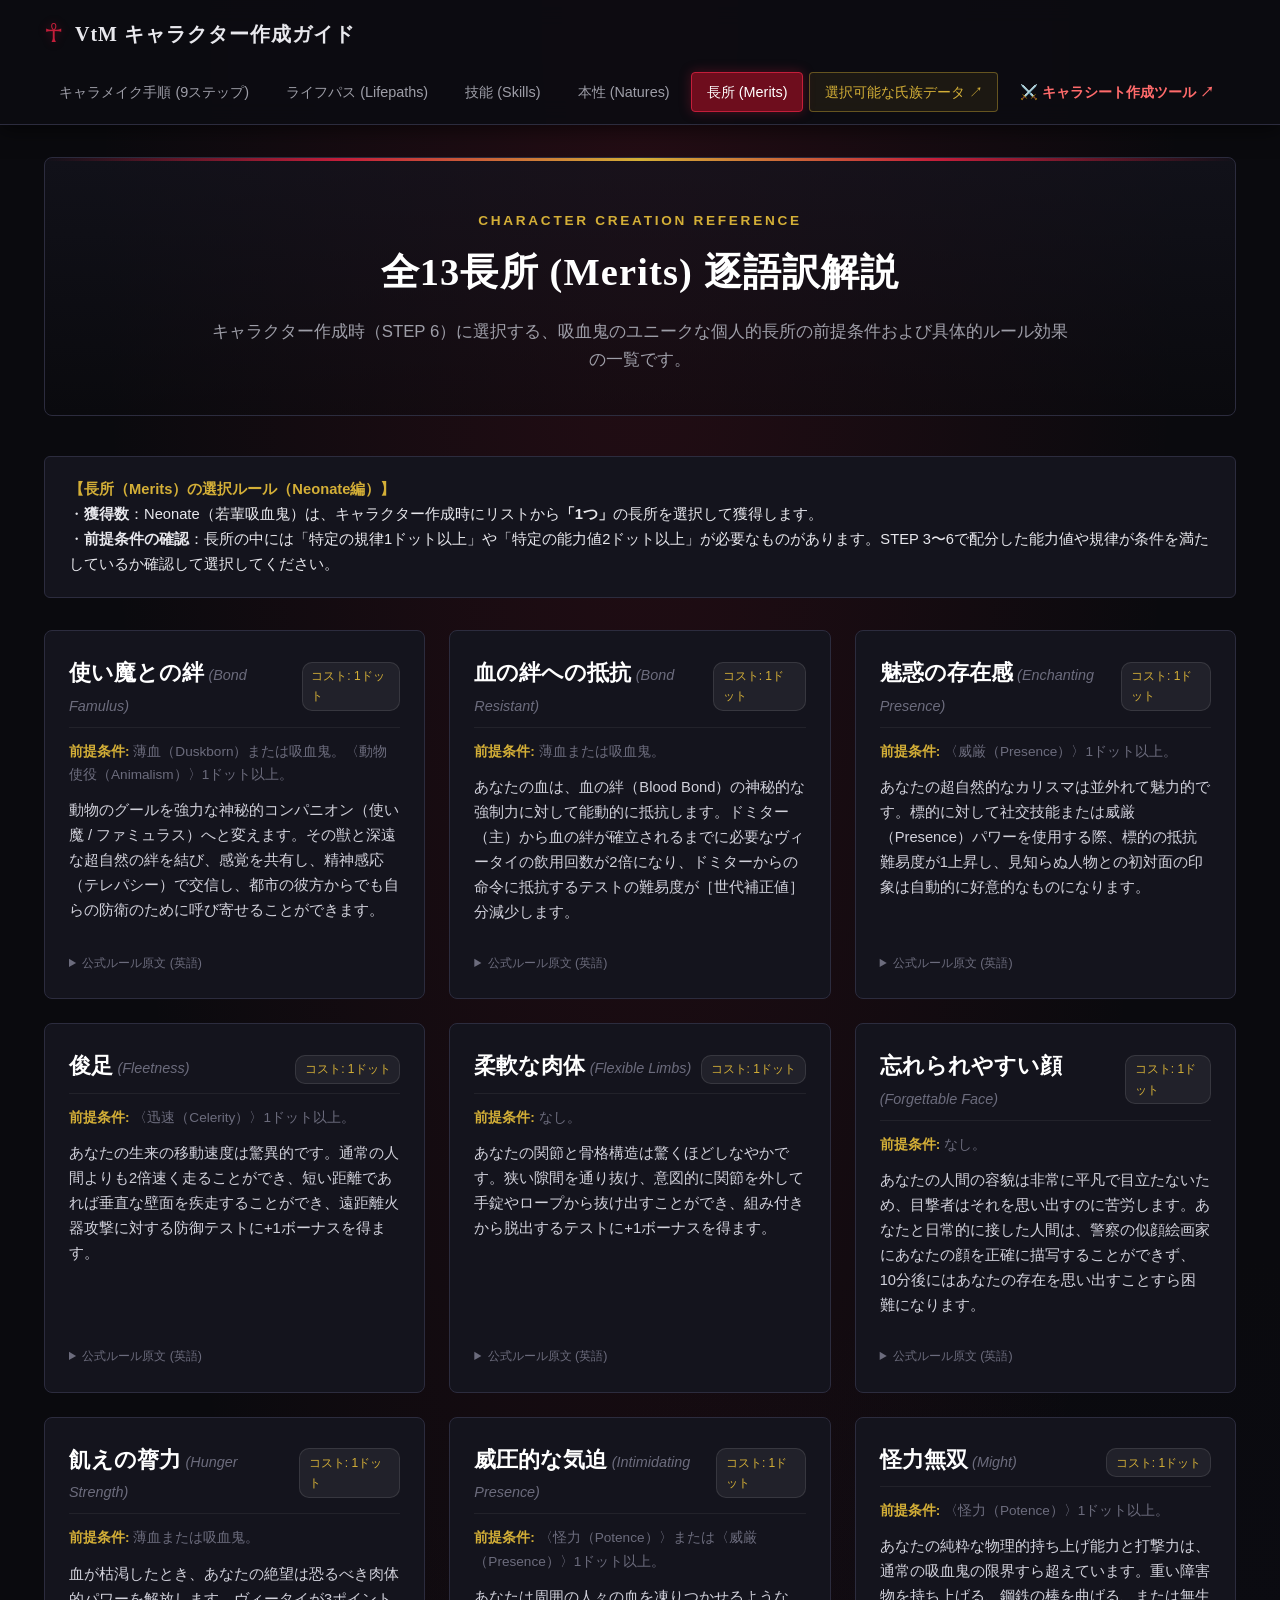
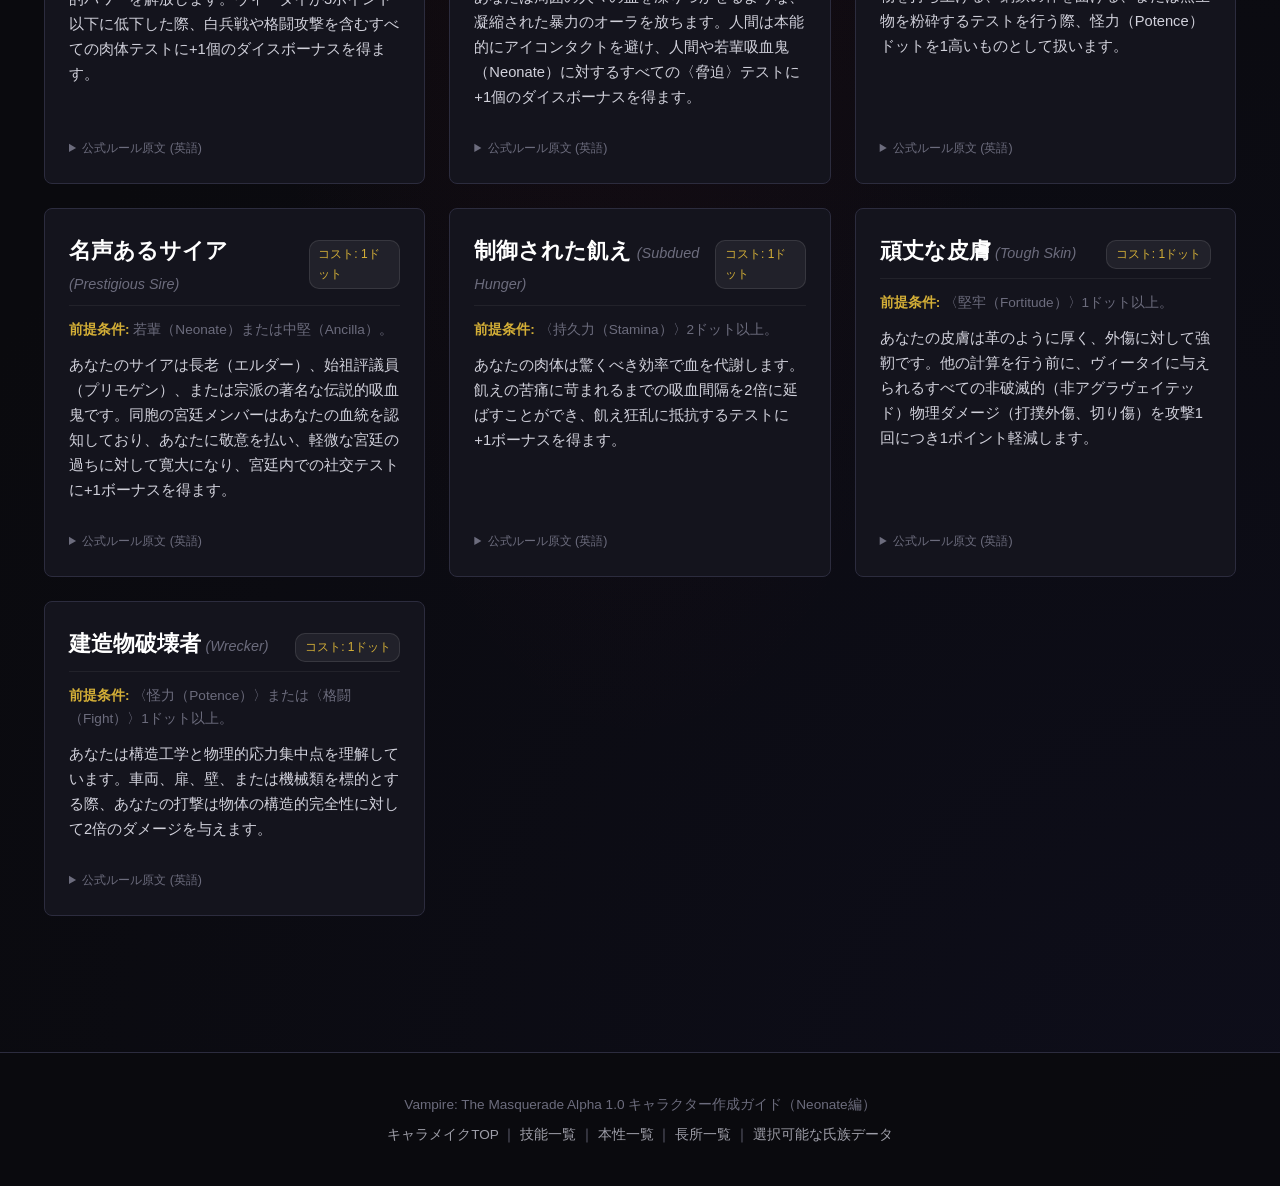
<file: guide/merits.html>
<!DOCTYPE html>
<html lang="ja">
<head>
  <meta charset="UTF-8">
  <meta name="viewport" content="width=device-width, initial-scale=1.0">
  <title>長所 (Merits) 一覧と効果解説 - キャラメイク</title>
  <link rel="stylesheet" href="style.css">
</head>
<body>
  <header class="site-header">
  <div class="nav-container">
    <a href="index.html" class="site-title">
      <span class="vtm-symbol">☥</span>
      <span class="title-text">VtM キャラクター作成ガイド</span>
    </a>
    <ul class="main-nav-list">
      <li class="main-nav-item"><a href="index.html">キャラメイク手順 (9ステップ)</a></li>
      <li class="main-nav-item"><a href="lifepaths.html">ライフパス (Lifepaths)</a></li><li class="main-nav-item"><a href="skills.html">技能 (Skills)</a></li><li class="main-nav-item"><a href="natures.html">本性 (Natures)</a></li><li class="main-nav-item active"><a href="merits.html">長所 (Merits)</a></li><li class="main-nav-item highlight"><a href="clan/index.html">選択可能な氏族データ ↗</a></li>
      <li class="main-nav-item" style="margin-left:auto;"><a href="../index.html" style="color:#ff6b6b; font-weight:bold;">⚔️ キャラシート作成ツール ↗</a></li>
    </ul>
  </div>
</header>

  <main class="main-content">
    <div class="hero-banner">
      <span class="hero-tag">Character Creation Reference</span>
      <h1 class="hero-title">全13長所 (Merits) 逐語訳解説</h1>
      <p class="hero-subtitle">
        キャラクター作成時（STEP 6）に選択する、吸血鬼のユニークな個人的長所の前提条件および具体的ルール効果の一覧です。
      </p>
    </div>

    <div style="background:var(--bg-card); border:1px solid var(--border); border-radius:6px; padding:1.25rem 1.5rem; margin-bottom:2rem; font-size:0.92rem; line-height:1.7;">
      <strong style="color:var(--gold);">【長所（Merits）の選択ルール（Neonate編）】</strong><br>
      ・<strong>獲得数</strong>：Neonate（若輩吸血鬼）は、キャラクター作成時にリストから<strong>「1つ」</strong>の長所を選択して獲得します。<br>
      ・<strong>前提条件の確認</strong>：長所の中には「特定の規律1ドット以上」や「特定の能力値2ドット以上」が必要なものがあります。STEP 3〜6で配分した能力値や規律が条件を満たしているか確認して選択してください。
    </div>

    <div class="items-grid">
      <div class="item-card">
  <div>
    <div class="item-header">
      <div>
        <span class="item-name">使い魔との絆</span>
        <span class="item-en">(Bond Famulus)</span>
      </div>
      <span class="item-badge">コスト: 1ドット</span>
    </div>

    <div style="font-size:0.85rem; color:var(--text-dim); margin-bottom:0.75rem;">
      <strong style="color:var(--gold);">前提条件:</strong> 薄血（Duskborn）または吸血鬼。〈動物使役（Animalism）〉1ドット以上。
    </div>

    <div class="item-desc">動物のグールを強力な神秘的コンパニオン（使い魔 / ファミュラス）へと変えます。その獣と深遠な超自然の絆を結び、感覚を共有し、精神感応（テレパシー）で交信し、都市の彼方からでも自らの防衛のために呼び寄せることができます。</div>
  </div>

  <details style="margin-top:0.75rem; font-size:0.78rem; color:var(--text-dim);">
    <summary style="cursor:pointer;">公式ルール原文 (英語)</summary>
    <div style="margin-top:0.4rem; padding:0.4rem; background:rgba(0,0,0,0.3); border-radius:4px; line-height:1.5;">
      <strong>Prerequisites:</strong> Duskborn or vampire. At least 1 dot in Animalism.<br>
      <strong>Description:</strong> Turn an animal ghoul into a powerful mystical companion (Famulus). You form a profound supernatural bond with the beast, allowing you to share senses, communicate telepathically, and call it to your defense from across the city.
    </div>
  </details>
</div><div class="item-card">
  <div>
    <div class="item-header">
      <div>
        <span class="item-name">血の絆への抵抗</span>
        <span class="item-en">(Bond Resistant)</span>
      </div>
      <span class="item-badge">コスト: 1ドット</span>
    </div>

    <div style="font-size:0.85rem; color:var(--text-dim); margin-bottom:0.75rem;">
      <strong style="color:var(--gold);">前提条件:</strong> 薄血または吸血鬼。
    </div>

    <div class="item-desc">あなたの血は、血の絆（Blood Bond）の神秘的な強制力に対して能動的に抵抗します。ドミター（主）から血の絆が確立されるまでに必要なヴィータイの飲用回数が2倍になり、ドミターからの命令に抵抗するテストの難易度が［世代補正値］分減少します。</div>
  </div>

  <details style="margin-top:0.75rem; font-size:0.78rem; color:var(--text-dim);">
    <summary style="cursor:pointer;">公式ルール原文 (英語)</summary>
    <div style="margin-top:0.4rem; padding:0.4rem; background:rgba(0,0,0,0.3); border-radius:4px; line-height:1.5;">
      <strong>Prerequisites:</strong> Duskborn or vampire.<br>
      <strong>Description:</strong> Your blood actively resists the mystical compulsion of the blood bond. You require twice as many drinks of vitae from a domitor before a blood bond takes hold, and the Difficulty of tests to resist orders from a domitor is reduced by your generation modifier.
    </div>
  </details>
</div><div class="item-card">
  <div>
    <div class="item-header">
      <div>
        <span class="item-name">魅惑の存在感</span>
        <span class="item-en">(Enchanting Presence)</span>
      </div>
      <span class="item-badge">コスト: 1ドット</span>
    </div>

    <div style="font-size:0.85rem; color:var(--text-dim); margin-bottom:0.75rem;">
      <strong style="color:var(--gold);">前提条件:</strong> 〈威厳（Presence）〉1ドット以上。
    </div>

    <div class="item-desc">あなたの超自然的なカリスマは並外れて魅力的です。標的に対して社交技能または威厳（Presence）パワーを使用する際、標的の抵抗難易度が1上昇し、見知らぬ人物との初対面の印象は自動的に好意的なものになります。</div>
  </div>

  <details style="margin-top:0.75rem; font-size:0.78rem; color:var(--text-dim);">
    <summary style="cursor:pointer;">公式ルール原文 (英語)</summary>
    <div style="margin-top:0.4rem; padding:0.4rem; background:rgba(0,0,0,0.3); border-radius:4px; line-height:1.5;">
      <strong>Prerequisites:</strong> At least 1 dot in Presence.<br>
      <strong>Description:</strong> Your supernatural charisma is extraordinarily alluring. When you use social skills or Presence powers on a target, the target's resistance Difficulty increases by 1, and first impressions with strangers are automatically favorable.
    </div>
  </details>
</div><div class="item-card">
  <div>
    <div class="item-header">
      <div>
        <span class="item-name">俊足</span>
        <span class="item-en">(Fleetness)</span>
      </div>
      <span class="item-badge">コスト: 1ドット</span>
    </div>

    <div style="font-size:0.85rem; color:var(--text-dim); margin-bottom:0.75rem;">
      <strong style="color:var(--gold);">前提条件:</strong> 〈迅速（Celerity）〉1ドット以上。
    </div>

    <div class="item-desc">あなたの生来の移動速度は驚異的です。通常の人間よりも2倍速く走ることができ、短い距離であれば垂直な壁面を疾走することができ、遠距離火器攻撃に対する防御テストに+1ボーナスを得ます。</div>
  </div>

  <details style="margin-top:0.75rem; font-size:0.78rem; color:var(--text-dim);">
    <summary style="cursor:pointer;">公式ルール原文 (英語)</summary>
    <div style="margin-top:0.4rem; padding:0.4rem; background:rgba(0,0,0,0.3); border-radius:4px; line-height:1.5;">
      <strong>Prerequisites:</strong> At least 1 dot in Celerity.<br>
      <strong>Description:</strong> Your natural movement speed is astonishing. You can run twice as fast as normal mortals, sprint across vertical surfaces for short distances, and gain a +1 bonus to defense tests against ranged firearm attacks.
    </div>
  </details>
</div><div class="item-card">
  <div>
    <div class="item-header">
      <div>
        <span class="item-name">柔軟な肉体</span>
        <span class="item-en">(Flexible Limbs)</span>
      </div>
      <span class="item-badge">コスト: 1ドット</span>
    </div>

    <div style="font-size:0.85rem; color:var(--text-dim); margin-bottom:0.75rem;">
      <strong style="color:var(--gold);">前提条件:</strong> なし。
    </div>

    <div class="item-desc">あなたの関節と骨格構造は驚くほどしなやかです。狭い隙間を通り抜け、意図的に関節を外して手錠やロープから抜け出すことができ、組み付きから脱出するテストに+1ボーナスを得ます。</div>
  </div>

  <details style="margin-top:0.75rem; font-size:0.78rem; color:var(--text-dim);">
    <summary style="cursor:pointer;">公式ルール原文 (英語)</summary>
    <div style="margin-top:0.4rem; padding:0.4rem; background:rgba(0,0,0,0.3); border-radius:4px; line-height:1.5;">
      <strong>Prerequisites:</strong> None.<br>
      <strong>Description:</strong> Your joints and skeletal structure are remarkably limber. You can squeeze through narrow gaps, dislocate joints at will to slip out of handcuffs or ropes, and gain a +1 bonus on tests to escape grapples.
    </div>
  </details>
</div><div class="item-card">
  <div>
    <div class="item-header">
      <div>
        <span class="item-name">忘れられやすい顔</span>
        <span class="item-en">(Forgettable Face)</span>
      </div>
      <span class="item-badge">コスト: 1ドット</span>
    </div>

    <div style="font-size:0.85rem; color:var(--text-dim); margin-bottom:0.75rem;">
      <strong style="color:var(--gold);">前提条件:</strong> なし。
    </div>

    <div class="item-desc">あなたの人間の容貌は非常に平凡で目立たないため、目撃者はそれを思い出すのに苦労します。あなたと日常的に接した人間は、警察の似顔絵画家にあなたの顔を正確に描写することができず、10分後にはあなたの存在を思い出すことすら困難になります。</div>
  </div>

  <details style="margin-top:0.75rem; font-size:0.78rem; color:var(--text-dim);">
    <summary style="cursor:pointer;">公式ルール原文 (英語)</summary>
    <div style="margin-top:0.4rem; padding:0.4rem; background:rgba(0,0,0,0.3); border-radius:4px; line-height:1.5;">
      <strong>Prerequisites:</strong> None.<br>
      <strong>Description:</strong> Your mortal features are so bland and ordinary that witnesses struggle to recall them. Mortals who interact with you casually cannot accurately describe your face to police sketch artists or recall your presence 10 minutes later.
    </div>
  </details>
</div><div class="item-card">
  <div>
    <div class="item-header">
      <div>
        <span class="item-name">飢えの膂力</span>
        <span class="item-en">(Hunger Strength)</span>
      </div>
      <span class="item-badge">コスト: 1ドット</span>
    </div>

    <div style="font-size:0.85rem; color:var(--text-dim); margin-bottom:0.75rem;">
      <strong style="color:var(--gold);">前提条件:</strong> 薄血または吸血鬼。
    </div>

    <div class="item-desc">血が枯渇したとき、あなたの絶望は恐るべき肉体的パワーを解放します。ヴィータイが3ポイント以下に低下した際、白兵戦や格闘攻撃を含むすべての肉体テストに+1個のダイスボーナスを得ます。</div>
  </div>

  <details style="margin-top:0.75rem; font-size:0.78rem; color:var(--text-dim);">
    <summary style="cursor:pointer;">公式ルール原文 (英語)</summary>
    <div style="margin-top:0.4rem; padding:0.4rem; background:rgba(0,0,0,0.3); border-radius:4px; line-height:1.5;">
      <strong>Prerequisites:</strong> Duskborn or vampire.<br>
      <strong>Description:</strong> When your blood runs dry, your desperation unlocks terrifying physical power. When you are reduced to 3 or fewer points of Vitae, you gain a +1 dice bonus to all physical tests, including Melee and Brawling attacks.
    </div>
  </details>
</div><div class="item-card">
  <div>
    <div class="item-header">
      <div>
        <span class="item-name">威圧的な気迫</span>
        <span class="item-en">(Intimidating Presence)</span>
      </div>
      <span class="item-badge">コスト: 1ドット</span>
    </div>

    <div style="font-size:0.85rem; color:var(--text-dim); margin-bottom:0.75rem;">
      <strong style="color:var(--gold);">前提条件:</strong> 〈怪力（Potence）〉または〈威厳（Presence）〉1ドット以上。
    </div>

    <div class="item-desc">あなたは周囲の人々の血を凍りつかせるような、凝縮された暴力のオーラを放ちます。人間は本能的にアイコンタクトを避け、人間や若輩吸血鬼（Neonate）に対するすべての〈脅迫〉テストに+1個のダイスボーナスを得ます。</div>
  </div>

  <details style="margin-top:0.75rem; font-size:0.78rem; color:var(--text-dim);">
    <summary style="cursor:pointer;">公式ルール原文 (英語)</summary>
    <div style="margin-top:0.4rem; padding:0.4rem; background:rgba(0,0,0,0.3); border-radius:4px; line-height:1.5;">
      <strong>Prerequisites:</strong> At least 1 dot in Potence or Presence.<br>
      <strong>Description:</strong> You radiate an aura of coiled violence that chills the blood of anyone nearby. Mortals instinctively avoid eye contact, and you gain a +1 dice bonus to all Intimidation tests against mortals and neonates.
    </div>
  </details>
</div><div class="item-card">
  <div>
    <div class="item-header">
      <div>
        <span class="item-name">怪力無双</span>
        <span class="item-en">(Might)</span>
      </div>
      <span class="item-badge">コスト: 1ドット</span>
    </div>

    <div style="font-size:0.85rem; color:var(--text-dim); margin-bottom:0.75rem;">
      <strong style="color:var(--gold);">前提条件:</strong> 〈怪力（Potence）〉1ドット以上。
    </div>

    <div class="item-desc">あなたの純粋な物理的持ち上げ能力と打撃力は、通常の吸血鬼の限界すら超えています。重い障害物を持ち上げる、鋼鉄の棒を曲げる、または無生物を粉砕するテストを行う際、怪力（Potence）ドットを1高いものとして扱います。</div>
  </div>

  <details style="margin-top:0.75rem; font-size:0.78rem; color:var(--text-dim);">
    <summary style="cursor:pointer;">公式ルール原文 (英語)</summary>
    <div style="margin-top:0.4rem; padding:0.4rem; background:rgba(0,0,0,0.3); border-radius:4px; line-height:1.5;">
      <strong>Prerequisites:</strong> At least 1 dot in Potence.<br>
      <strong>Description:</strong> Your raw physical lifting capacity and striking power exceed even normal vampiric limits. When you make tests to lift heavy obstacles, bend steel bars, or smash inanimate objects, you treat your Potence dots as 1 higher.
    </div>
  </details>
</div><div class="item-card">
  <div>
    <div class="item-header">
      <div>
        <span class="item-name">名声あるサイア</span>
        <span class="item-en">(Prestigious Sire)</span>
      </div>
      <span class="item-badge">コスト: 1ドット</span>
    </div>

    <div style="font-size:0.85rem; color:var(--text-dim); margin-bottom:0.75rem;">
      <strong style="color:var(--gold);">前提条件:</strong> 若輩（Neonate）または中堅（Ancilla）。
    </div>

    <div class="item-desc">あなたのサイアは長老（エルダー）、始祖評議員（プリモゲン）、または宗派の著名な伝説的吸血鬼です。同胞の宮廷メンバーはあなたの血統を認知しており、あなたに敬意を払い、軽微な宮廷の過ちに対して寛大になり、宮廷内での社交テストに+1ボーナスを得ます。</div>
  </div>

  <details style="margin-top:0.75rem; font-size:0.78rem; color:var(--text-dim);">
    <summary style="cursor:pointer;">公式ルール原文 (英語)</summary>
    <div style="margin-top:0.4rem; padding:0.4rem; background:rgba(0,0,0,0.3); border-radius:4px; line-height:1.5;">
      <strong>Prerequisites:</strong> Neonate or Ancilla.<br>
      <strong>Description:</strong> Your sire is an elder, primogen, or famed legend of the sect. Kindred court members recognize your lineage, granting you respect, leniency from minor court transgressions, and a +1 bonus to social tests in court.
    </div>
  </details>
</div><div class="item-card">
  <div>
    <div class="item-header">
      <div>
        <span class="item-name">制御された飢え</span>
        <span class="item-en">(Subdued Hunger)</span>
      </div>
      <span class="item-badge">コスト: 1ドット</span>
    </div>

    <div style="font-size:0.85rem; color:var(--text-dim); margin-bottom:0.75rem;">
      <strong style="color:var(--gold);">前提条件:</strong> 〈持久力（Stamina）〉2ドット以上。
    </div>

    <div class="item-desc">あなたの肉体は驚くべき効率で血を代謝します。飢えの苦痛に苛まれるまでの吸血間隔を2倍に延ばすことができ、飢え狂乱に抵抗するテストに+1ボーナスを得ます。</div>
  </div>

  <details style="margin-top:0.75rem; font-size:0.78rem; color:var(--text-dim);">
    <summary style="cursor:pointer;">公式ルール原文 (英語)</summary>
    <div style="margin-top:0.4rem; padding:0.4rem; background:rgba(0,0,0,0.3); border-radius:4px; line-height:1.5;">
      <strong>Prerequisites:</strong> At least 2 dots in Stamina.<br>
      <strong>Description:</strong> Your body metabolizes blood with remarkable efficiency. You can go twice as long between feedings before suffering hunger pangs, and you gain a +1 bonus on tests to resist hunger frenzy.
    </div>
  </details>
</div><div class="item-card">
  <div>
    <div class="item-header">
      <div>
        <span class="item-name">頑丈な皮膚</span>
        <span class="item-en">(Tough Skin)</span>
      </div>
      <span class="item-badge">コスト: 1ドット</span>
    </div>

    <div style="font-size:0.85rem; color:var(--text-dim); margin-bottom:0.75rem;">
      <strong style="color:var(--gold);">前提条件:</strong> 〈堅牢（Fortitude）〉1ドット以上。
    </div>

    <div class="item-desc">あなたの皮膚は革のように厚く、外傷に対して強靭です。他の計算を行う前に、ヴィータイに与えられるすべての非破滅的（非アグラヴェイテッド）物理ダメージ（打撲外傷、切り傷）を攻撃1回につき1ポイント軽減します。</div>
  </div>

  <details style="margin-top:0.75rem; font-size:0.78rem; color:var(--text-dim);">
    <summary style="cursor:pointer;">公式ルール原文 (英語)</summary>
    <div style="margin-top:0.4rem; padding:0.4rem; background:rgba(0,0,0,0.3); border-radius:4px; line-height:1.5;">
      <strong>Prerequisites:</strong> At least 1 dot in Fortitude.<br>
      <strong>Description:</strong> Your skin is leathery, thick, and resilient to trauma. You reduce all non-aggravated physical damage (blunt trauma, cuts) dealt to your Vitae by 1 point per attack, before other calculations.
    </div>
  </details>
</div><div class="item-card">
  <div>
    <div class="item-header">
      <div>
        <span class="item-name">建造物破壊者</span>
        <span class="item-en">(Wrecker)</span>
      </div>
      <span class="item-badge">コスト: 1ドット</span>
    </div>

    <div style="font-size:0.85rem; color:var(--text-dim); margin-bottom:0.75rem;">
      <strong style="color:var(--gold);">前提条件:</strong> 〈怪力（Potence）〉または〈格闘（Fight）〉1ドット以上。
    </div>

    <div class="item-desc">あなたは構造工学と物理的応力集中点を理解しています。車両、扉、壁、または機械類を標的とする際、あなたの打撃は物体の構造的完全性に対して2倍のダメージを与えます。</div>
  </div>

  <details style="margin-top:0.75rem; font-size:0.78rem; color:var(--text-dim);">
    <summary style="cursor:pointer;">公式ルール原文 (英語)</summary>
    <div style="margin-top:0.4rem; padding:0.4rem; background:rgba(0,0,0,0.3); border-radius:4px; line-height:1.5;">
      <strong>Prerequisites:</strong> At least 1 dot in Potence or Fight.<br>
      <strong>Description:</strong> You understand structural engineering and physical stress points. When targeting vehicles, doors, walls, or machinery, your strikes deal double damage to the object's structural integrity.
    </div>
  </details>
</div>
    </div>
  </main>

  <footer class="site-footer">
  <p>Vampire: The Masquerade Alpha 1.0 キャラクター作成ガイド（Neonate編）</p>
  <p style="margin-top: 0.4rem;">
    <a href="index.html">キャラメイクTOP</a> ｜ 
    <a href="skills.html">技能一覧</a> ｜ 
    <a href="natures.html">本性一覧</a> ｜ 
    <a href="merits.html">長所一覧</a> ｜ 
    <a href="clan/index.html">選択可能な氏族データ</a>
  </p>
</footer>
</body>
</html>
</file>
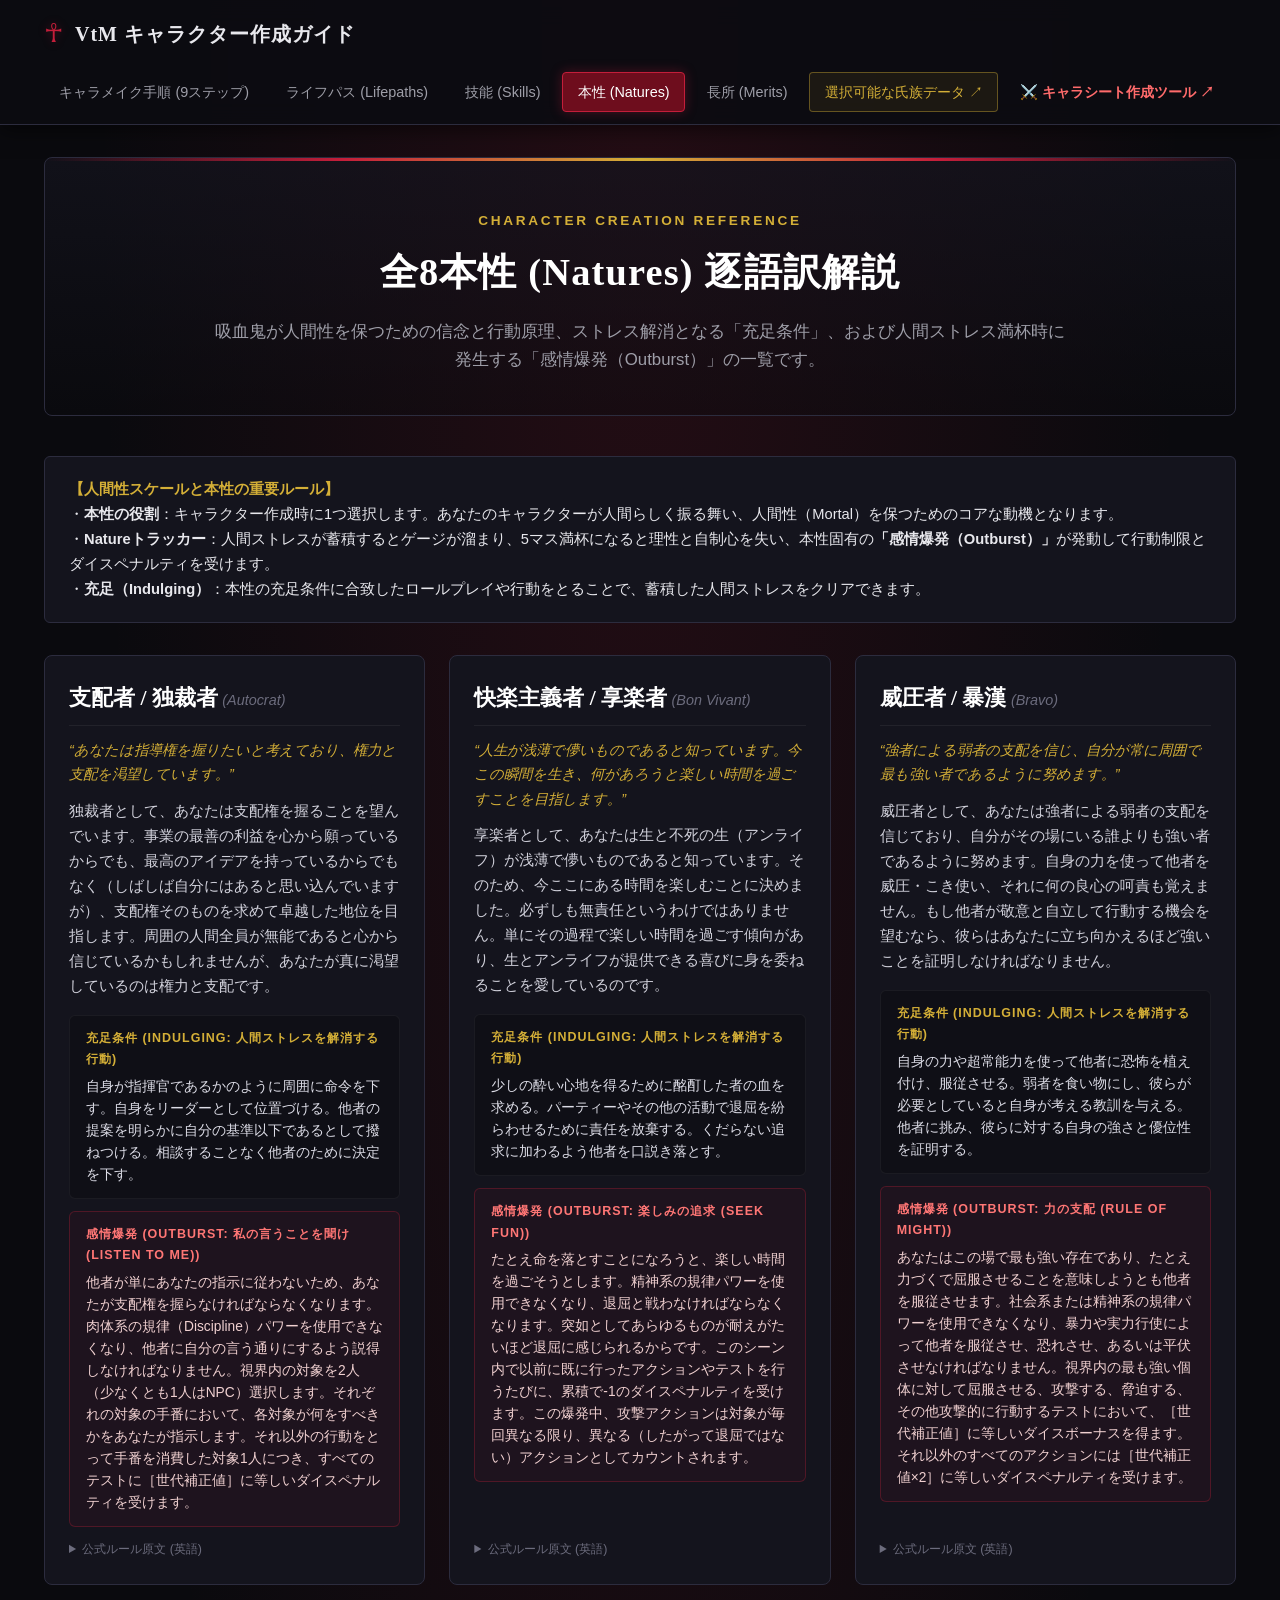
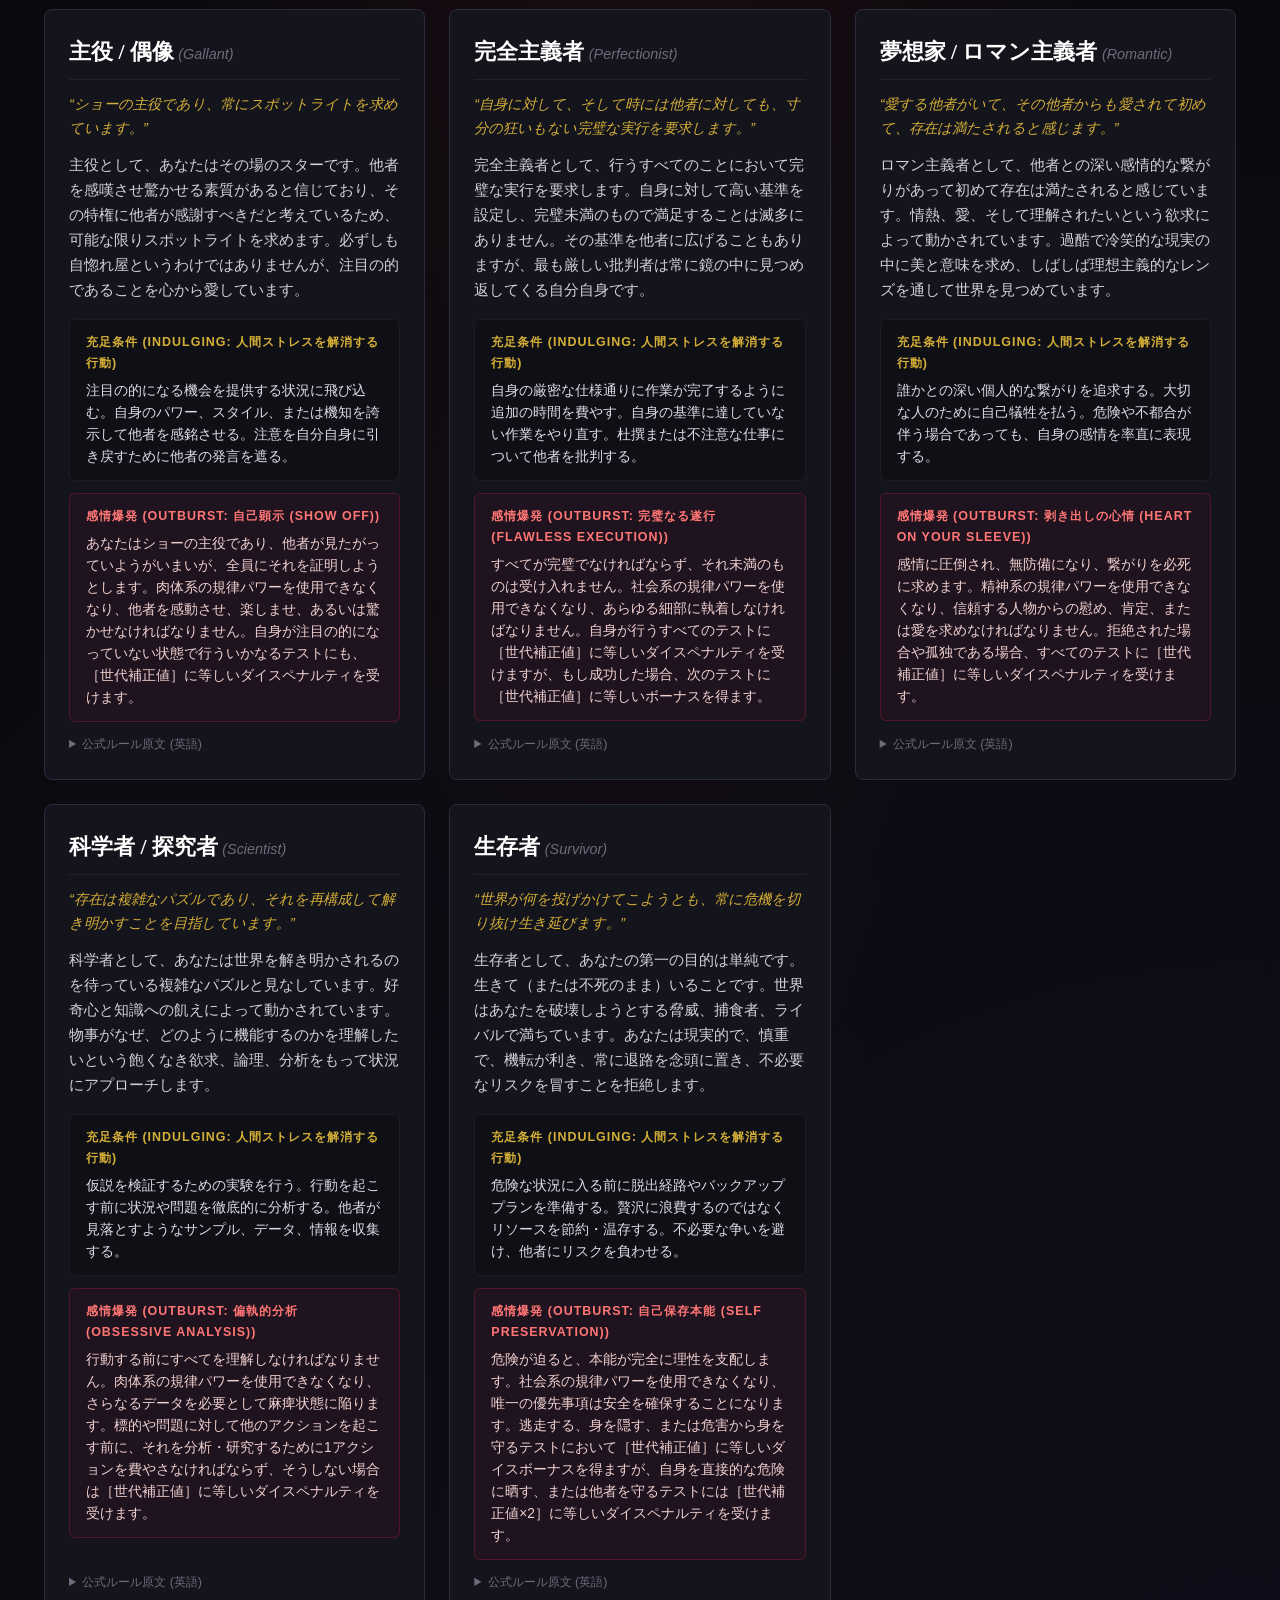
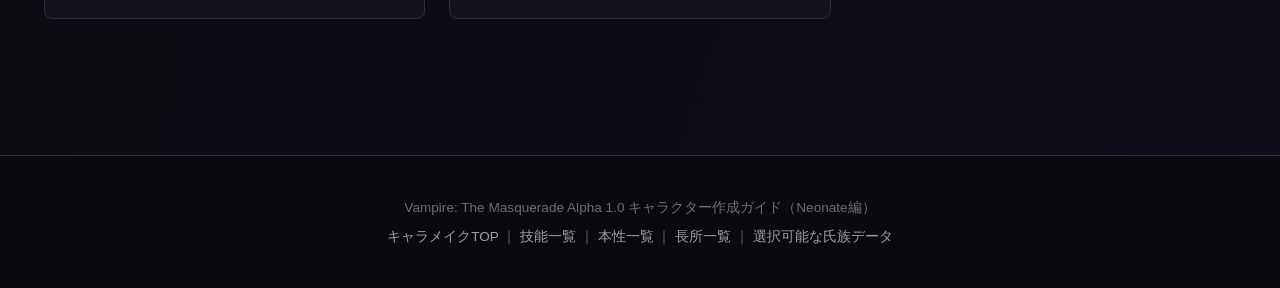
<file: guide/natures.html>
<!DOCTYPE html>
<html lang="ja">
<head>
  <meta charset="UTF-8">
  <meta name="viewport" content="width=device-width, initial-scale=1.0">
  <title>本性 (Natures) 一覧と充足・感情爆発解説 - キャラメイク</title>
  <link rel="stylesheet" href="style.css">
</head>
<body>
  <header class="site-header">
  <div class="nav-container">
    <a href="index.html" class="site-title">
      <span class="vtm-symbol">☥</span>
      <span class="title-text">VtM キャラクター作成ガイド</span>
    </a>
    <ul class="main-nav-list">
      <li class="main-nav-item"><a href="index.html">キャラメイク手順 (9ステップ)</a></li>
      <li class="main-nav-item"><a href="lifepaths.html">ライフパス (Lifepaths)</a></li><li class="main-nav-item"><a href="skills.html">技能 (Skills)</a></li><li class="main-nav-item active"><a href="natures.html">本性 (Natures)</a></li><li class="main-nav-item"><a href="merits.html">長所 (Merits)</a></li><li class="main-nav-item highlight"><a href="clan/index.html">選択可能な氏族データ ↗</a></li>
      <li class="main-nav-item" style="margin-left:auto;"><a href="../index.html" style="color:#ff6b6b; font-weight:bold;">⚔️ キャラシート作成ツール ↗</a></li>
    </ul>
  </div>
</header>

  <main class="main-content">
    <div class="hero-banner">
      <span class="hero-tag">Character Creation Reference</span>
      <h1 class="hero-title">全8本性 (Natures) 逐語訳解説</h1>
      <p class="hero-subtitle">
        吸血鬼が人間性を保つための信念と行動原理、ストレス解消となる「充足条件」、および人間ストレス満杯時に発生する「感情爆発（Outburst）」の一覧です。
      </p>
    </div>

    <div style="background:var(--bg-card); border:1px solid var(--border); border-radius:6px; padding:1.25rem 1.5rem; margin-bottom:2rem; font-size:0.92rem; line-height:1.7;">
      <strong style="color:var(--gold);">【人間性スケールと本性の重要ルール】</strong><br>
      ・<strong>本性の役割</strong>：キャラクター作成時に1つ選択します。あなたのキャラクターが人間らしく振る舞い、人間性（Mortal）を保つためのコアな動機となります。<br>
      ・<strong>Natureトラッカー</strong>：人間ストレスが蓄積するとゲージが溜まり、5マス満杯になると理性と自制心を失い、本性固有の<strong>「感情爆発（Outburst）」</strong>が発動して行動制限とダイスペナルティを受けます。<br>
      ・<strong>充足（Indulging）</strong>：本性の充足条件に合致したロールプレイや行動をとることで、蓄積した人間ストレスをクリアできます。
    </div>

    <div class="items-grid">
      <div class="item-card">
  <div>
    <div class="item-header">
      <div>
        <span class="item-name">支配者 / 独裁者</span>
        <span class="item-en">(Autocrat)</span>
      </div>
    </div>
    <div style="color:var(--gold); font-style:italic; font-size:0.9rem; margin-bottom:0.75rem;">“あなたは指導権を握りたいと考えており、権力と支配を渇望しています。”</div>
    <div class="item-desc">独裁者として、あなたは支配権を握ることを望んでいます。事業の最善の利益を心から願っているからでも、最高のアイデアを持っているからでもなく（しばしば自分にはあると思い込んでいますが）、支配権そのものを求めて卓越した地位を目指します。周囲の人間全員が無能であると心から信じているかもしれませんが、あなたが真に渇望しているのは権力と支配です。</div>

    <div class="item-sub-box">
      <div class="item-sub-title">充足条件 (Indulging: 人間ストレスを解消する行動)</div>
      <div style="line-height:1.6; color:#dcdce6;">自身が指揮官であるかのように周囲に命令を下す。自身をリーダーとして位置づける。他者の提案を明らかに自分の基準以下であるとして撥ねつける。相談することなく他者のために決定を下す。</div>
    </div>

    <div class="item-sub-box" style="border-color:rgba(196,30,58,0.3); background:rgba(196,30,58,0.06);">
      <div class="item-sub-title danger">感情爆発 (Outburst: 私の言うことを聞け (Listen to Me))</div>
      <div style="line-height:1.6; color:#f0d0d0;">他者が単にあなたの指示に従わないため、あなたが支配権を握らなければならなくなります。肉体系の規律（Discipline）パワーを使用できなくなり、他者に自分の言う通りにするよう説得しなければなりません。視界内の対象を2人（少なくとも1人はNPC）選択します。それぞれの対象の手番において、各対象が何をすべきかをあなたが指示します。それ以外の行動をとって手番を消費した対象1人につき、すべてのテストに［世代補正値］に等しいダイスペナルティを受けます。</div>
    </div>
  </div>

  <details style="margin-top:0.75rem; font-size:0.78rem; color:var(--text-dim);">
    <summary style="cursor:pointer;">公式ルール原文 (英語)</summary>
    <div style="margin-top:0.4rem; padding:0.4rem; background:rgba(0,0,0,0.3); border-radius:4px; line-height:1.5;">
      As an Autocrat, you want to be in charge. You seek prominence for its own sake, not because you have an operation's best interests at heart or because you have the best ideas (though you often think you do). You may genuinely believe everyone around you is incompetent, but what you truly crave is power and control.
    </div>
  </details>
</div><div class="item-card">
  <div>
    <div class="item-header">
      <div>
        <span class="item-name">快楽主義者 / 享楽者</span>
        <span class="item-en">(Bon Vivant)</span>
      </div>
    </div>
    <div style="color:var(--gold); font-style:italic; font-size:0.9rem; margin-bottom:0.75rem;">“人生が浅薄で儚いものであると知っています。今この瞬間を生き、何があろうと楽しい時間を過ごすことを目指します。”</div>
    <div class="item-desc">享楽者として、あなたは生と不死の生（アンライフ）が浅薄で儚いものであると知っています。そのため、今ここにある時間を楽しむことに決めました。必ずしも無責任というわけではありません。単にその過程で楽しい時間を過ごす傾向があり、生とアンライフが提供できる喜びに身を委ねることを愛しているのです。</div>

    <div class="item-sub-box">
      <div class="item-sub-title">充足条件 (Indulging: 人間ストレスを解消する行動)</div>
      <div style="line-height:1.6; color:#dcdce6;">少しの酔い心地を得るために酩酊した者の血を求める。パーティーやその他の活動で退屈を紛らわせるために責任を放棄する。くだらない追求に加わるよう他者を口説き落とす。</div>
    </div>

    <div class="item-sub-box" style="border-color:rgba(196,30,58,0.3); background:rgba(196,30,58,0.06);">
      <div class="item-sub-title danger">感情爆発 (Outburst: 楽しみの追求 (Seek Fun))</div>
      <div style="line-height:1.6; color:#f0d0d0;">たとえ命を落とすことになろうと、楽しい時間を過ごそうとします。精神系の規律パワーを使用できなくなり、退屈と戦わなければならなくなります。突如としてあらゆるものが耐えがたいほど退屈に感じられるからです。このシーン内で以前に既に行ったアクションやテストを行うたびに、累積で-1のダイスペナルティを受けます。この爆発中、攻撃アクションは対象が毎回異なる限り、異なる（したがって退屈ではない）アクションとしてカウントされます。</div>
    </div>
  </div>

  <details style="margin-top:0.75rem; font-size:0.78rem; color:var(--text-dim);">
    <summary style="cursor:pointer;">公式ルール原文 (英語)</summary>
    <div style="margin-top:0.4rem; padding:0.4rem; background:rgba(0,0,0,0.3); border-radius:4px; line-height:1.5;">
      As a Bon Vivant, you know that life and unlife are shallow and fleeting. So you have decided to enjoy your time here and now. You aren't necessarily irresponsible; you are simply predisposed to having a good time along the way, and you love giving in to the pleasures that life and unlife can offer.
    </div>
  </details>
</div><div class="item-card">
  <div>
    <div class="item-header">
      <div>
        <span class="item-name">威圧者 / 暴漢</span>
        <span class="item-en">(Bravo)</span>
      </div>
    </div>
    <div style="color:var(--gold); font-style:italic; font-size:0.9rem; margin-bottom:0.75rem;">“強者による弱者の支配を信じ、自分が常に周囲で最も強い者であるように努めます。”</div>
    <div class="item-desc">威圧者として、あなたは強者による弱者の支配を信じており、自分がその場にいる誰よりも強い者であるように努めます。自身の力を使って他者を威圧・こき使い、それに何の良心の呵責も覚えません。もし他者が敬意と自立して行動する機会を望むなら、彼らはあなたに立ち向かえるほど強いことを証明しなければなりません。</div>

    <div class="item-sub-box">
      <div class="item-sub-title">充足条件 (Indulging: 人間ストレスを解消する行動)</div>
      <div style="line-height:1.6; color:#dcdce6;">自身の力や超常能力を使って他者に恐怖を植え付け、服従させる。弱者を食い物にし、彼らが必要としていると自身が考える教訓を与える。他者に挑み、彼らに対する自身の強さと優位性を証明する。</div>
    </div>

    <div class="item-sub-box" style="border-color:rgba(196,30,58,0.3); background:rgba(196,30,58,0.06);">
      <div class="item-sub-title danger">感情爆発 (Outburst: 力の支配 (Rule of Might))</div>
      <div style="line-height:1.6; color:#f0d0d0;">あなたはこの場で最も強い存在であり、たとえ力づくで屈服させることを意味しようとも他者を服従させます。社会系または精神系の規律パワーを使用できなくなり、暴力や実力行使によって他者を服従させ、恐れさせ、あるいは平伏させなければなりません。視界内の最も強い個体に対して屈服させる、攻撃する、脅迫する、その他攻撃的に行動するテストにおいて、［世代補正値］に等しいダイスボーナスを得ます。それ以外のすべてのアクションには［世代補正値×2］に等しいダイスペナルティを受けます。</div>
    </div>
  </div>

  <details style="margin-top:0.75rem; font-size:0.78rem; color:var(--text-dim);">
    <summary style="cursor:pointer;">公式ルール原文 (英語)</summary>
    <div style="margin-top:0.4rem; padding:0.4rem; background:rgba(0,0,0,0.3); border-radius:4px; line-height:1.5;">
      As a Bravo, you believe in the rule of the strong over the weak, and you make sure you are the strongest in the room. You use your powers to push others around, and you have no qualms about it. If they want respect, and a chance to act on their own, they must prove they are strong enough to stand against you.
    </div>
  </details>
</div><div class="item-card">
  <div>
    <div class="item-header">
      <div>
        <span class="item-name">主役 / 偶像</span>
        <span class="item-en">(Gallant)</span>
      </div>
    </div>
    <div style="color:var(--gold); font-style:italic; font-size:0.9rem; margin-bottom:0.75rem;">“ショーの主役であり、常にスポットライトを求めています。”</div>
    <div class="item-desc">主役として、あなたはその場のスターです。他者を感嘆させ驚かせる素質があると信じており、その特権に他者が感謝すべきだと考えているため、可能な限りスポットライトを求めます。必ずしも自惚れ屋というわけではありませんが、注目の的であることを心から愛しています。</div>

    <div class="item-sub-box">
      <div class="item-sub-title">充足条件 (Indulging: 人間ストレスを解消する行動)</div>
      <div style="line-height:1.6; color:#dcdce6;">注目の的になる機会を提供する状況に飛び込む。自身のパワー、スタイル、または機知を誇示して他者を感銘させる。注意を自分自身に引き戻すために他者の発言を遮る。</div>
    </div>

    <div class="item-sub-box" style="border-color:rgba(196,30,58,0.3); background:rgba(196,30,58,0.06);">
      <div class="item-sub-title danger">感情爆発 (Outburst: 自己顕示 (Show Off))</div>
      <div style="line-height:1.6; color:#f0d0d0;">あなたはショーの主役であり、他者が見たがっていようがいまいが、全員にそれを証明しようとします。肉体系の規律パワーを使用できなくなり、他者を感動させ、楽しませ、あるいは驚かせなければなりません。自身が注目の的になっていない状態で行ういかなるテストにも、［世代補正値］に等しいダイスペナルティを受けます。</div>
    </div>
  </div>

  <details style="margin-top:0.75rem; font-size:0.78rem; color:var(--text-dim);">
    <summary style="cursor:pointer;">公式ルール原文 (英語)</summary>
    <div style="margin-top:0.4rem; padding:0.4rem; background:rgba(0,0,0,0.3); border-radius:4px; line-height:1.5;">
      As a Gallant, you are the star of the show. You seek the spotlight wherever you can, because you believe you have what it takes to impress and amaze others, and you think they should be thanking you for the privilege. You aren't necessarily vain, but you do love being the center of attention.
    </div>
  </details>
</div><div class="item-card">
  <div>
    <div class="item-header">
      <div>
        <span class="item-name">完全主義者</span>
        <span class="item-en">(Perfectionist)</span>
      </div>
    </div>
    <div style="color:var(--gold); font-style:italic; font-size:0.9rem; margin-bottom:0.75rem;">“自身に対して、そして時には他者に対しても、寸分の狂いもない完璧な実行を要求します。”</div>
    <div class="item-desc">完全主義者として、行うすべてのことにおいて完璧な実行を要求します。自身に対して高い基準を設定し、完璧未満のもので満足することは滅多にありません。その基準を他者に広げることもありますが、最も厳しい批判者は常に鏡の中に見つめ返してくる自分自身です。</div>

    <div class="item-sub-box">
      <div class="item-sub-title">充足条件 (Indulging: 人間ストレスを解消する行動)</div>
      <div style="line-height:1.6; color:#dcdce6;">自身の厳密な仕様通りに作業が完了するように追加の時間を費やす。自身の基準に達していない作業をやり直す。杜撰または不注意な仕事について他者を批判する。</div>
    </div>

    <div class="item-sub-box" style="border-color:rgba(196,30,58,0.3); background:rgba(196,30,58,0.06);">
      <div class="item-sub-title danger">感情爆発 (Outburst: 完璧なる遂行 (Flawless Execution))</div>
      <div style="line-height:1.6; color:#f0d0d0;">すべてが完璧でなければならず、それ未満のものは受け入れません。社会系の規律パワーを使用できなくなり、あらゆる細部に執着しなければなりません。自身が行うすべてのテストに［世代補正値］に等しいダイスペナルティを受けますが、もし成功した場合、次のテストに［世代補正値］に等しいボーナスを得ます。</div>
    </div>
  </div>

  <details style="margin-top:0.75rem; font-size:0.78rem; color:var(--text-dim);">
    <summary style="cursor:pointer;">公式ルール原文 (英語)</summary>
    <div style="margin-top:0.4rem; padding:0.4rem; background:rgba(0,0,0,0.3); border-radius:4px; line-height:1.5;">
      As a Perfectionist, you demand flawless execution in everything you do. You set high standards for yourself, and you are rarely satisfied with anything less than perfection. You may extend those standards to others, but your harshest critic is always looking back at you in the mirror.
    </div>
  </details>
</div><div class="item-card">
  <div>
    <div class="item-header">
      <div>
        <span class="item-name">夢想家 / ロマン主義者</span>
        <span class="item-en">(Romantic)</span>
      </div>
    </div>
    <div style="color:var(--gold); font-style:italic; font-size:0.9rem; margin-bottom:0.75rem;">“愛する他者がいて、その他者からも愛されて初めて、存在は満たされると感じます。”</div>
    <div class="item-desc">ロマン主義者として、他者との深い感情的な繋がりがあって初めて存在は満たされると感じています。情熱、愛、そして理解されたいという欲求によって動かされています。過酷で冷笑的な現実の中に美と意味を求め、しばしば理想主義的なレンズを通して世界を見つめています。</div>

    <div class="item-sub-box">
      <div class="item-sub-title">充足条件 (Indulging: 人間ストレスを解消する行動)</div>
      <div style="line-height:1.6; color:#dcdce6;">誰かとの深い個人的な繋がりを追求する。大切な人のために自己犠牲を払う。危険や不都合が伴う場合であっても、自身の感情を率直に表現する。</div>
    </div>

    <div class="item-sub-box" style="border-color:rgba(196,30,58,0.3); background:rgba(196,30,58,0.06);">
      <div class="item-sub-title danger">感情爆発 (Outburst: 剥き出しの心情 (Heart on Your Sleeve))</div>
      <div style="line-height:1.6; color:#f0d0d0;">感情に圧倒され、無防備になり、繋がりを必死に求めます。精神系の規律パワーを使用できなくなり、信頼する人物からの慰め、肯定、または愛を求めなければなりません。拒絶された場合や孤独である場合、すべてのテストに［世代補正値］に等しいダイスペナルティを受けます。</div>
    </div>
  </div>

  <details style="margin-top:0.75rem; font-size:0.78rem; color:var(--text-dim);">
    <summary style="cursor:pointer;">公式ルール原文 (英語)</summary>
    <div style="margin-top:0.4rem; padding:0.4rem; background:rgba(0,0,0,0.3); border-radius:4px; line-height:1.5;">
      As a Romantic, you feel existence is only fulfilling when you have deep emotional connections to others. You are driven by passion, love, and a desire to be understood. You often view the world through an idealistic lens, seeking beauty and meaning in a harsh and cynical existence.
    </div>
  </details>
</div><div class="item-card">
  <div>
    <div class="item-header">
      <div>
        <span class="item-name">科学者 / 探究者</span>
        <span class="item-en">(Scientist)</span>
      </div>
    </div>
    <div style="color:var(--gold); font-style:italic; font-size:0.9rem; margin-bottom:0.75rem;">“存在は複雑なパズルであり、それを再構成して解き明かすことを目指しています。”</div>
    <div class="item-desc">科学者として、あなたは世界を解き明かされるのを待っている複雑なパズルと見なしています。好奇心と知識への飢えによって動かされています。物事がなぜ、どのように機能するのかを理解したいという飽くなき欲求、論理、分析をもって状況にアプローチします。</div>

    <div class="item-sub-box">
      <div class="item-sub-title">充足条件 (Indulging: 人間ストレスを解消する行動)</div>
      <div style="line-height:1.6; color:#dcdce6;">仮説を検証するための実験を行う。行動を起こす前に状況や問題を徹底的に分析する。他者が見落とすようなサンプル、データ、情報を収集する。</div>
    </div>

    <div class="item-sub-box" style="border-color:rgba(196,30,58,0.3); background:rgba(196,30,58,0.06);">
      <div class="item-sub-title danger">感情爆発 (Outburst: 偏執的分析 (Obsessive Analysis))</div>
      <div style="line-height:1.6; color:#f0d0d0;">行動する前にすべてを理解しなければなりません。肉体系の規律パワーを使用できなくなり、さらなるデータを必要として麻痺状態に陥ります。標的や問題に対して他のアクションを起こす前に、それを分析・研究するために1アクションを費やさなければならず、そうしない場合は［世代補正値］に等しいダイスペナルティを受けます。</div>
    </div>
  </div>

  <details style="margin-top:0.75rem; font-size:0.78rem; color:var(--text-dim);">
    <summary style="cursor:pointer;">公式ルール原文 (英語)</summary>
    <div style="margin-top:0.4rem; padding:0.4rem; background:rgba(0,0,0,0.3); border-radius:4px; line-height:1.5;">
      As a Scientist, you view the world as a complex puzzle waiting to be solved. You are driven by curiosity and a thirst for knowledge. You approach situations with logic, analysis, and an insatiable desire to understand how and why things work the way they do.
    </div>
  </details>
</div><div class="item-card">
  <div>
    <div class="item-header">
      <div>
        <span class="item-name">生存者</span>
        <span class="item-en">(Survivor)</span>
      </div>
    </div>
    <div style="color:var(--gold); font-style:italic; font-size:0.9rem; margin-bottom:0.75rem;">“世界が何を投げかけてこようとも、常に危機を切り抜け生き延びます。”</div>
    <div class="item-desc">生存者として、あなたの第一の目的は単純です。生きて（または不死のまま）いることです。世界はあなたを破壊しようとする脅威、捕食者、ライバルで満ちています。あなたは現実的で、慎重で、機転が利き、常に退路を念頭に置き、不必要なリスクを冒すことを拒絶します。</div>

    <div class="item-sub-box">
      <div class="item-sub-title">充足条件 (Indulging: 人間ストレスを解消する行動)</div>
      <div style="line-height:1.6; color:#dcdce6;">危険な状況に入る前に脱出経路やバックアッププランを準備する。贅沢に浪費するのではなくリソースを節約・温存する。不必要な争いを避け、他者にリスクを負わせる。</div>
    </div>

    <div class="item-sub-box" style="border-color:rgba(196,30,58,0.3); background:rgba(196,30,58,0.06);">
      <div class="item-sub-title danger">感情爆発 (Outburst: 自己保存本能 (Self Preservation))</div>
      <div style="line-height:1.6; color:#f0d0d0;">危険が迫ると、本能が完全に理性を支配します。社会系の規律パワーを使用できなくなり、唯一の優先事項は安全を確保することになります。逃走する、身を隠す、または危害から身を守るテストにおいて［世代補正値］に等しいダイスボーナスを得ますが、自身を直接的な危険に晒す、または他者を守るテストには［世代補正値×2］に等しいダイスペナルティを受けます。</div>
    </div>
  </div>

  <details style="margin-top:0.75rem; font-size:0.78rem; color:var(--text-dim);">
    <summary style="cursor:pointer;">公式ルール原文 (英語)</summary>
    <div style="margin-top:0.4rem; padding:0.4rem; background:rgba(0,0,0,0.3); border-radius:4px; line-height:1.5;">
      As a Survivor, your primary goal is simple: stay alive (or unalive). The world is full of threats, predators, and rivals who want to destroy you. You are pragmatic, cautious, and resourceful, always keeping an exit strategy in mind and refusing to take unnecessary risks.
    </div>
  </details>
</div>
    </div>
  </main>

  <footer class="site-footer">
  <p>Vampire: The Masquerade Alpha 1.0 キャラクター作成ガイド（Neonate編）</p>
  <p style="margin-top: 0.4rem;">
    <a href="index.html">キャラメイクTOP</a> ｜ 
    <a href="skills.html">技能一覧</a> ｜ 
    <a href="natures.html">本性一覧</a> ｜ 
    <a href="merits.html">長所一覧</a> ｜ 
    <a href="clan/index.html">選択可能な氏族データ</a>
  </p>
</footer>
</body>
</html>
</file>
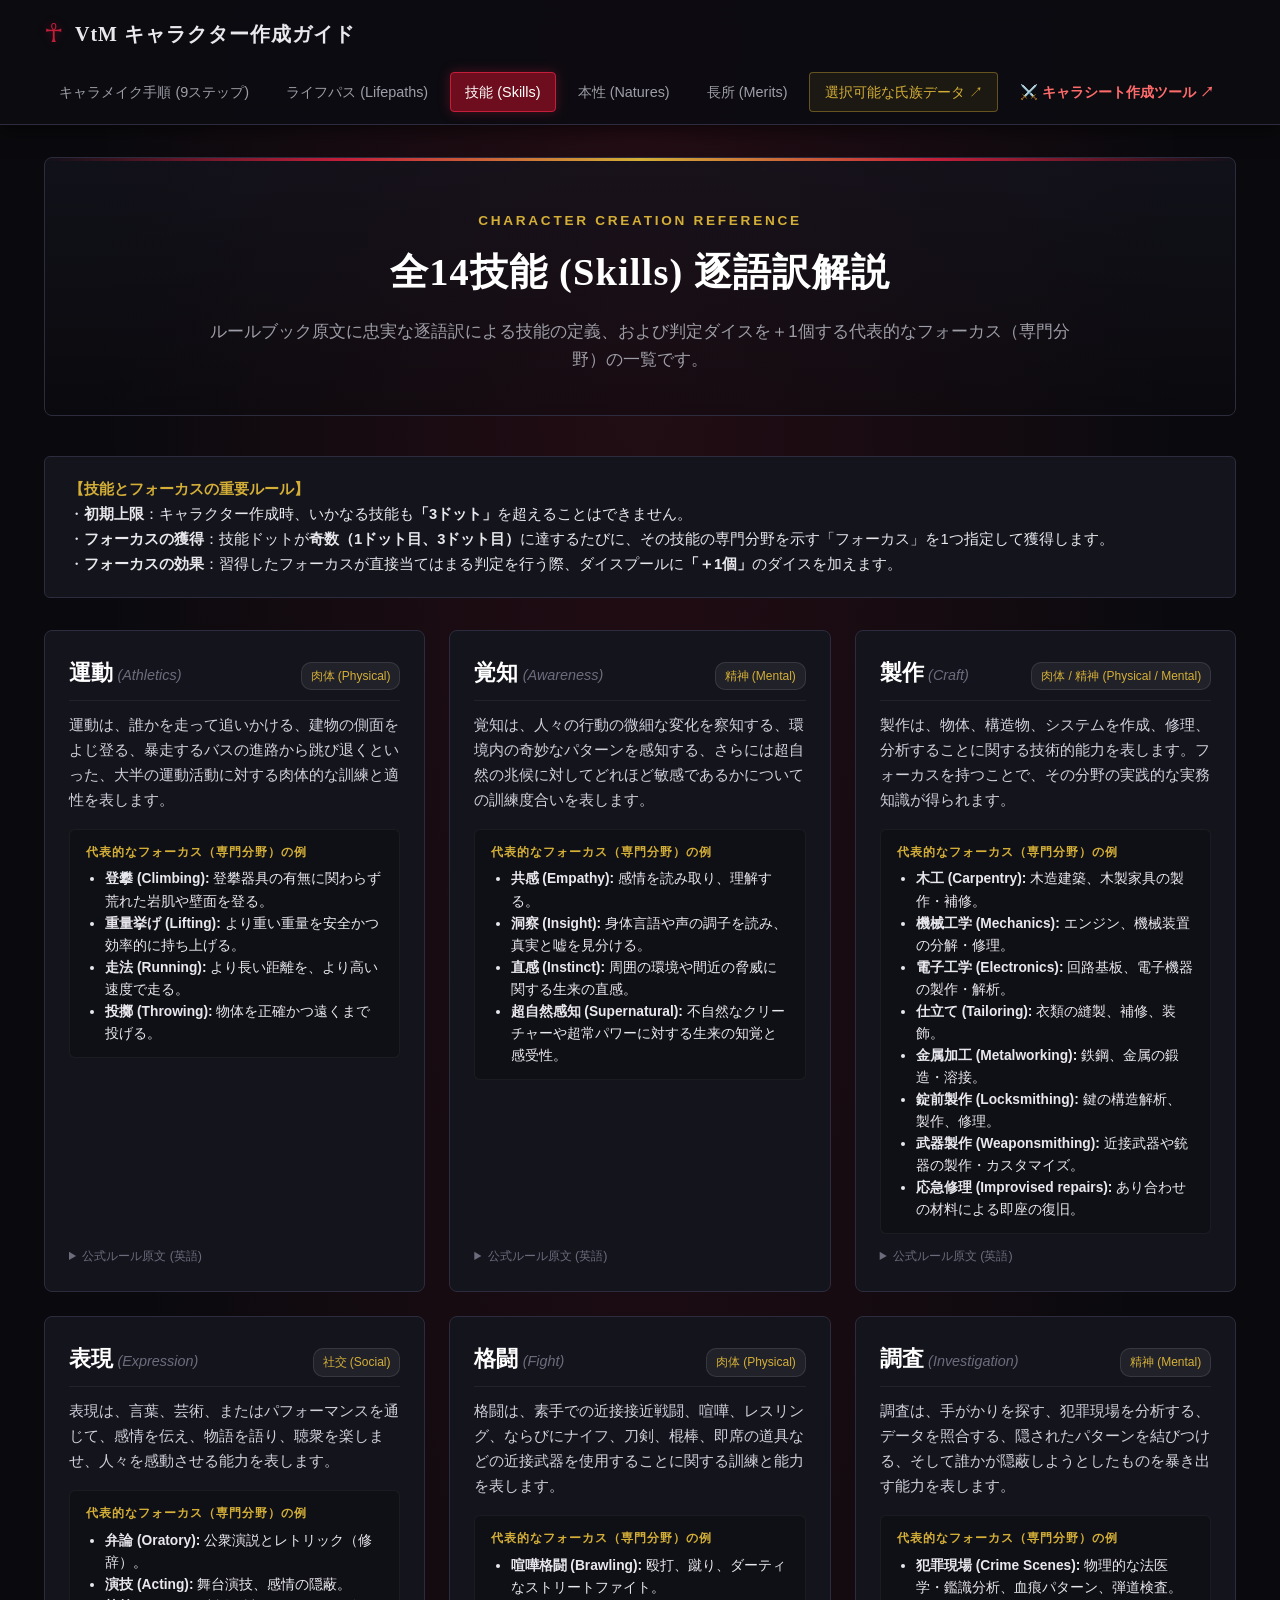
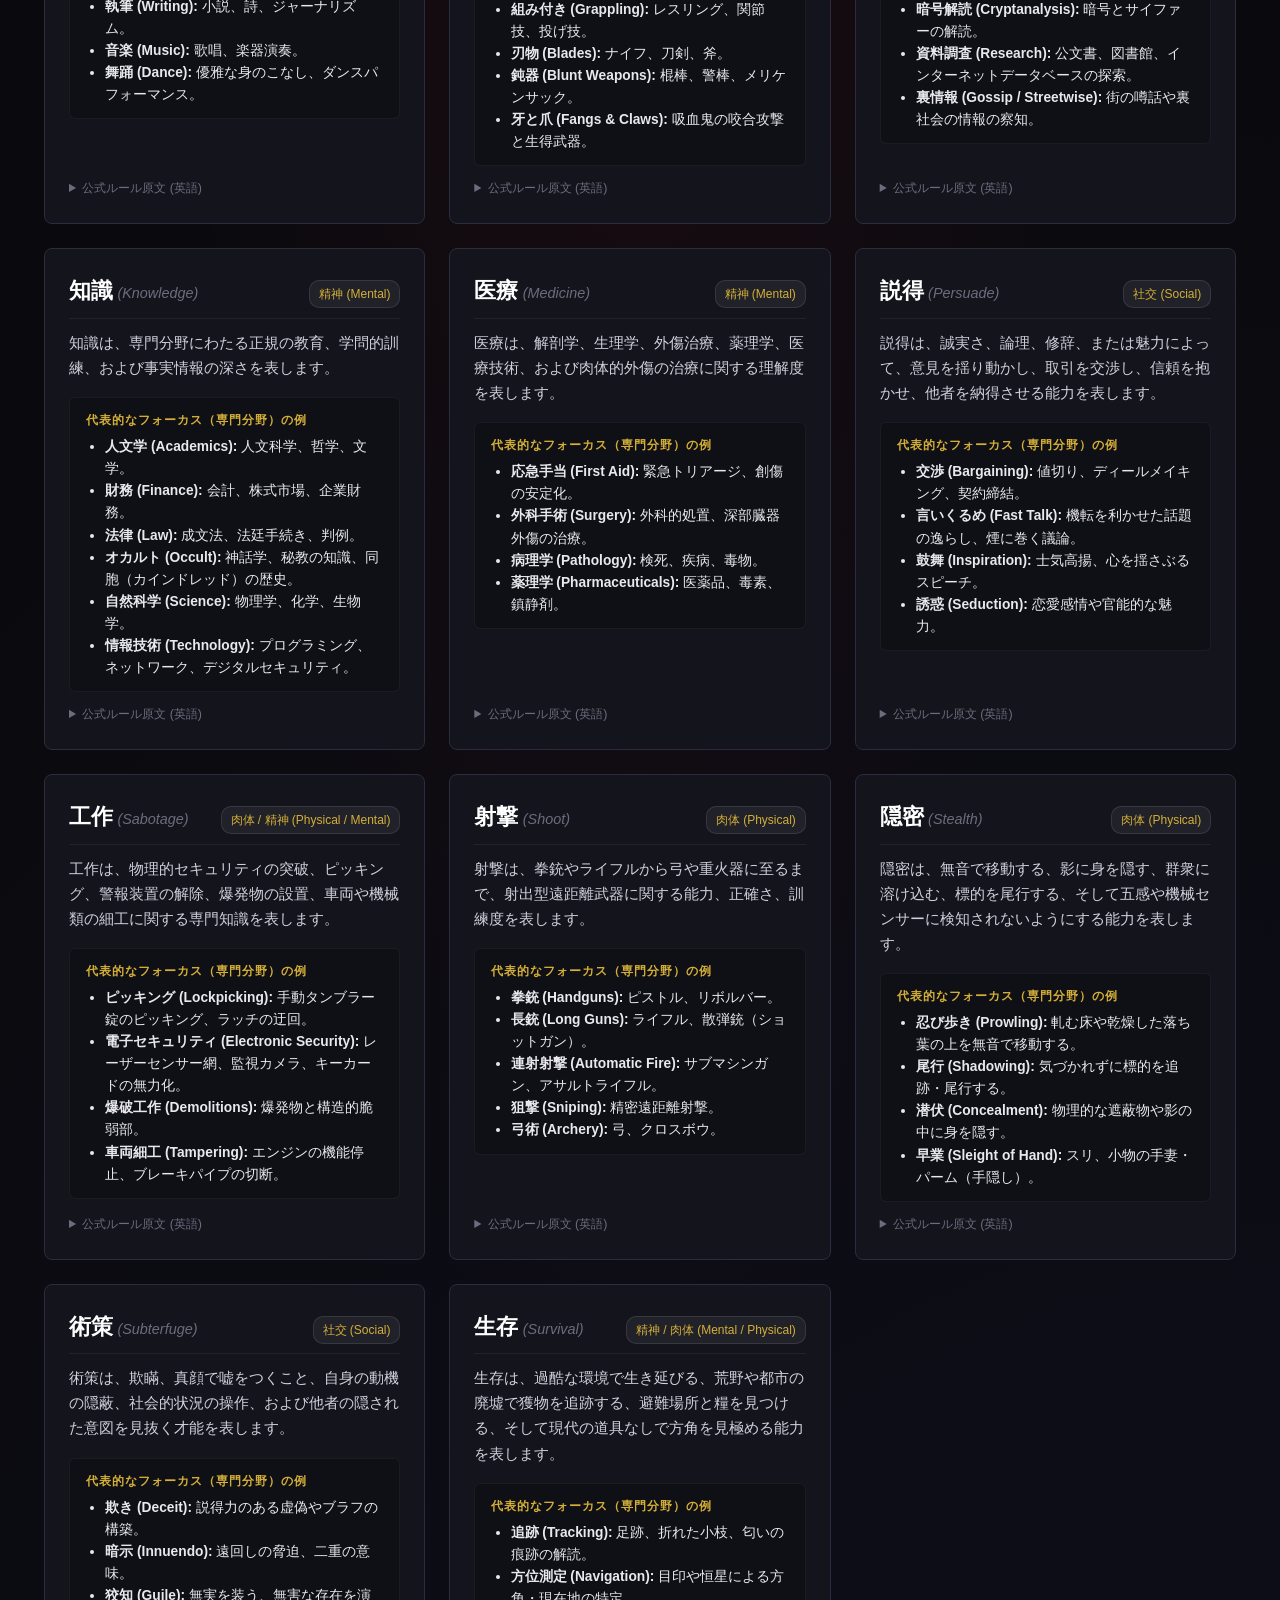
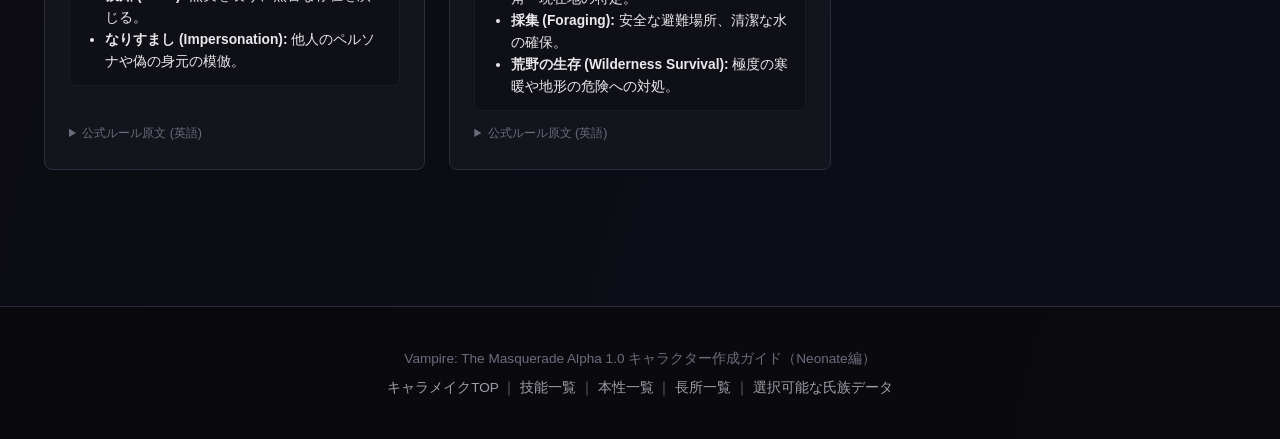
<file: guide/skills.html>
<!DOCTYPE html>
<html lang="ja">
<head>
  <meta charset="UTF-8">
  <meta name="viewport" content="width=device-width, initial-scale=1.0">
  <title>技能 (Skills) 一覧とフォーカス解説 - キャラメイク</title>
  <link rel="stylesheet" href="style.css">
</head>
<body>
  <header class="site-header">
  <div class="nav-container">
    <a href="index.html" class="site-title">
      <span class="vtm-symbol">☥</span>
      <span class="title-text">VtM キャラクター作成ガイド</span>
    </a>
    <ul class="main-nav-list">
      <li class="main-nav-item"><a href="index.html">キャラメイク手順 (9ステップ)</a></li>
      <li class="main-nav-item"><a href="lifepaths.html">ライフパス (Lifepaths)</a></li><li class="main-nav-item active"><a href="skills.html">技能 (Skills)</a></li><li class="main-nav-item"><a href="natures.html">本性 (Natures)</a></li><li class="main-nav-item"><a href="merits.html">長所 (Merits)</a></li><li class="main-nav-item highlight"><a href="clan/index.html">選択可能な氏族データ ↗</a></li>
      <li class="main-nav-item" style="margin-left:auto;"><a href="../index.html" style="color:#ff6b6b; font-weight:bold;">⚔️ キャラシート作成ツール ↗</a></li>
    </ul>
  </div>
</header>

  <main class="main-content">
    <div class="hero-banner">
      <span class="hero-tag">Character Creation Reference</span>
      <h1 class="hero-title">全14技能 (Skills) 逐語訳解説</h1>
      <p class="hero-subtitle">
        ルールブック原文に忠実な逐語訳による技能の定義、および判定ダイスを＋1個する代表的なフォーカス（専門分野）の一覧です。
      </p>
    </div>

    <div style="background:var(--bg-card); border:1px solid var(--border); border-radius:6px; padding:1.25rem 1.5rem; margin-bottom:2rem; font-size:0.92rem; line-height:1.7;">
      <strong style="color:var(--gold);">【技能とフォーカスの重要ルール】</strong><br>
      ・<strong>初期上限</strong>：キャラクター作成時、いかなる技能も<strong>「3ドット」</strong>を超えることはできません。<br>
      ・<strong>フォーカスの獲得</strong>：技能ドットが<strong>奇数（1ドット目、3ドット目）</strong>に達するたびに、その技能の専門分野を示す「フォーカス」を1つ指定して獲得します。<br>
      ・<strong>フォーカスの効果</strong>：習得したフォーカスが直接当てはまる判定を行う際、ダイスプールに<strong>「＋1個」</strong>のダイスを加えます。
    </div>

    <div class="items-grid">
      <div class="item-card">
  <div>
    <div class="item-header">
      <div>
        <span class="item-name">運動</span>
        <span class="item-en">(Athletics)</span>
      </div>
      <span class="item-badge">肉体 (Physical)</span>
    </div>
    <div class="item-desc">運動は、誰かを走って追いかける、建物の側面をよじ登る、暴走するバスの進路から跳び退くといった、大半の運動活動に対する肉体的な訓練と適性を表します。</div>
    <div class="item-sub-box">
      <div class="item-sub-title">代表的なフォーカス（専門分野）の例</div>
      <ul style="margin:0 0 0 1.2rem; padding:0; line-height:1.6;">
        <li><strong>登攀 (Climbing):</strong> 登攀器具の有無に関わらず荒れた岩肌や壁面を登る。</li><li><strong>重量挙げ (Lifting):</strong> より重い重量を安全かつ効率的に持ち上げる。</li><li><strong>走法 (Running):</strong> より長い距離を、より高い速度で走る。</li><li><strong>投擲 (Throwing):</strong> 物体を正確かつ遠くまで投げる。</li>
      </ul>
    </div>
  </div>
  <details style="margin-top:0.75rem; font-size:0.78rem; color:var(--text-dim);">
    <summary style="cursor:pointer;">公式ルール原文 (英語)</summary>
    <div style="margin-top:0.4rem; padding:0.4rem; background:rgba(0,0,0,0.3); border-radius:4px; line-height:1.5;">
      Athletics represents your physical training and aptitude for most athletic activities, such as running after someone, climbing the side of a building, or leaping out of the way of a runaway bus.
    </div>
  </details>
</div><div class="item-card">
  <div>
    <div class="item-header">
      <div>
        <span class="item-name">覚知</span>
        <span class="item-en">(Awareness)</span>
      </div>
      <span class="item-badge">精神 (Mental)</span>
    </div>
    <div class="item-desc">覚知は、人々の行動の微細な変化を察知する、環境内の奇妙なパターンを感知する、さらには超自然の兆候に対してどれほど敏感であるかについての訓練度合いを表します。</div>
    <div class="item-sub-box">
      <div class="item-sub-title">代表的なフォーカス（専門分野）の例</div>
      <ul style="margin:0 0 0 1.2rem; padding:0; line-height:1.6;">
        <li><strong>共感 (Empathy):</strong> 感情を読み取り、理解する。</li><li><strong>洞察 (Insight):</strong> 身体言語や声の調子を読み、真実と嘘を見分ける。</li><li><strong>直感 (Instinct):</strong> 周囲の環境や間近の脅威に関する生来の直感。</li><li><strong>超自然感知 (Supernatural):</strong> 不自然なクリーチャーや超常パワーに対する生来の知覚と感受性。</li>
      </ul>
    </div>
  </div>
  <details style="margin-top:0.75rem; font-size:0.78rem; color:var(--text-dim);">
    <summary style="cursor:pointer;">公式ルール原文 (英語)</summary>
    <div style="margin-top:0.4rem; padding:0.4rem; background:rgba(0,0,0,0.3); border-radius:4px; line-height:1.5;">
      Awareness represents how trained you are in perceiving subtle changes in people's behavior, sensing strange patterns in the environment, or even how sensitive you are to signs of the supernatural.
    </div>
  </details>
</div><div class="item-card">
  <div>
    <div class="item-header">
      <div>
        <span class="item-name">製作</span>
        <span class="item-en">(Craft)</span>
      </div>
      <span class="item-badge">肉体 / 精神 (Physical / Mental)</span>
    </div>
    <div class="item-desc">製作は、物体、構造物、システムを作成、修理、分析することに関する技術的能力を表します。フォーカスを持つことで、その分野の実践的な実務知識が得られます。</div>
    <div class="item-sub-box">
      <div class="item-sub-title">代表的なフォーカス（専門分野）の例</div>
      <ul style="margin:0 0 0 1.2rem; padding:0; line-height:1.6;">
        <li><strong>木工 (Carpentry):</strong> 木造建築、木製家具の製作・補修。</li><li><strong>機械工学 (Mechanics):</strong> エンジン、機械装置の分解・修理。</li><li><strong>電子工学 (Electronics):</strong> 回路基板、電子機器の製作・解析。</li><li><strong>仕立て (Tailoring):</strong> 衣類の縫製、補修、装飾。</li><li><strong>金属加工 (Metalworking):</strong> 鉄鋼、金属の鍛造・溶接。</li><li><strong>錠前製作 (Locksmithing):</strong> 鍵の構造解析、製作、修理。</li><li><strong>武器製作 (Weaponsmithing):</strong> 近接武器や銃器の製作・カスタマイズ。</li><li><strong>応急修理 (Improvised repairs):</strong> あり合わせの材料による即座の復旧。</li>
      </ul>
    </div>
  </div>
  <details style="margin-top:0.75rem; font-size:0.78rem; color:var(--text-dim);">
    <summary style="cursor:pointer;">公式ルール原文 (英語)</summary>
    <div style="margin-top:0.4rem; padding:0.4rem; background:rgba(0,0,0,0.3); border-radius:4px; line-height:1.5;">
      Craft represents your technical abilities regarding making, repairing, and analyzing objects, structures, and systems. Having a focus provides practical working knowledge of the topic.
    </div>
  </details>
</div><div class="item-card">
  <div>
    <div class="item-header">
      <div>
        <span class="item-name">表現</span>
        <span class="item-en">(Expression)</span>
      </div>
      <span class="item-badge">社交 (Social)</span>
    </div>
    <div class="item-desc">表現は、言葉、芸術、またはパフォーマンスを通じて、感情を伝え、物語を語り、聴衆を楽しませ、人々を感動させる能力を表します。</div>
    <div class="item-sub-box">
      <div class="item-sub-title">代表的なフォーカス（専門分野）の例</div>
      <ul style="margin:0 0 0 1.2rem; padding:0; line-height:1.6;">
        <li><strong>弁論 (Oratory):</strong> 公衆演説とレトリック（修辞）。</li><li><strong>演技 (Acting):</strong> 舞台演技、感情の隠蔽。</li><li><strong>執筆 (Writing):</strong> 小説、詩、ジャーナリズム。</li><li><strong>音楽 (Music):</strong> 歌唱、楽器演奏。</li><li><strong>舞踊 (Dance):</strong> 優雅な身のこなし、ダンスパフォーマンス。</li>
      </ul>
    </div>
  </div>
  <details style="margin-top:0.75rem; font-size:0.78rem; color:var(--text-dim);">
    <summary style="cursor:pointer;">公式ルール原文 (英語)</summary>
    <div style="margin-top:0.4rem; padding:0.4rem; background:rgba(0,0,0,0.3); border-radius:4px; line-height:1.5;">
      Expression represents your ability to convey emotion, tell stories, entertain an audience, and move people through words, art, or performance.
    </div>
  </details>
</div><div class="item-card">
  <div>
    <div class="item-header">
      <div>
        <span class="item-name">格闘</span>
        <span class="item-en">(Fight)</span>
      </div>
      <span class="item-badge">肉体 (Physical)</span>
    </div>
    <div class="item-desc">格闘は、素手での近接接近戦闘、喧嘩、レスリング、ならびにナイフ、刀剣、棍棒、即席の道具などの近接武器を使用することに関する訓練と能力を表します。</div>
    <div class="item-sub-box">
      <div class="item-sub-title">代表的なフォーカス（専門分野）の例</div>
      <ul style="margin:0 0 0 1.2rem; padding:0; line-height:1.6;">
        <li><strong>喧嘩格闘 (Brawling):</strong> 殴打、蹴り、ダーティなストリートファイト。</li><li><strong>組み付き (Grappling):</strong> レスリング、関節技、投げ技。</li><li><strong>刃物 (Blades):</strong> ナイフ、刀剣、斧。</li><li><strong>鈍器 (Blunt Weapons):</strong> 棍棒、警棒、メリケンサック。</li><li><strong>牙と爪 (Fangs & Claws):</strong> 吸血鬼の咬合攻撃と生得武器。</li>
      </ul>
    </div>
  </div>
  <details style="margin-top:0.75rem; font-size:0.78rem; color:var(--text-dim);">
    <summary style="cursor:pointer;">公式ルール原文 (英語)</summary>
    <div style="margin-top:0.4rem; padding:0.4rem; background:rgba(0,0,0,0.3); border-radius:4px; line-height:1.5;">
      Fight represents your training and capability in unarmed close-quarters combat, brawling, wrestling, and using melee weapons such as knives, swords, clubs, or improvised tools.
    </div>
  </details>
</div><div class="item-card">
  <div>
    <div class="item-header">
      <div>
        <span class="item-name">調査</span>
        <span class="item-en">(Investigation)</span>
      </div>
      <span class="item-badge">精神 (Mental)</span>
    </div>
    <div class="item-desc">調査は、手がかりを探す、犯罪現場を分析する、データを照合する、隠されたパターンを結びつける、そして誰かが隠蔽しようとしたものを暴き出す能力を表します。</div>
    <div class="item-sub-box">
      <div class="item-sub-title">代表的なフォーカス（専門分野）の例</div>
      <ul style="margin:0 0 0 1.2rem; padding:0; line-height:1.6;">
        <li><strong>犯罪現場 (Crime Scenes):</strong> 物理的な法医学・鑑識分析、血痕パターン、弾道検査。</li><li><strong>暗号解読 (Cryptanalysis):</strong> 暗号とサイファーの解読。</li><li><strong>資料調査 (Research):</strong> 公文書、図書館、インターネットデータベースの探索。</li><li><strong>裏情報 (Gossip / Streetwise):</strong> 街の噂話や裏社会の情報の察知。</li>
      </ul>
    </div>
  </div>
  <details style="margin-top:0.75rem; font-size:0.78rem; color:var(--text-dim);">
    <summary style="cursor:pointer;">公式ルール原文 (英語)</summary>
    <div style="margin-top:0.4rem; padding:0.4rem; background:rgba(0,0,0,0.3); border-radius:4px; line-height:1.5;">
      Investigation represents your ability to search for clues, analyze crime scenes, cross-reference data, connect hidden patterns, and uncover what someone sought to conceal.
    </div>
  </details>
</div><div class="item-card">
  <div>
    <div class="item-header">
      <div>
        <span class="item-name">知識</span>
        <span class="item-en">(Knowledge)</span>
      </div>
      <span class="item-badge">精神 (Mental)</span>
    </div>
    <div class="item-desc">知識は、専門分野にわたる正規の教育、学問的訓練、および事実情報の深さを表します。</div>
    <div class="item-sub-box">
      <div class="item-sub-title">代表的なフォーカス（専門分野）の例</div>
      <ul style="margin:0 0 0 1.2rem; padding:0; line-height:1.6;">
        <li><strong>人文学 (Academics):</strong> 人文科学、哲学、文学。</li><li><strong>財務 (Finance):</strong> 会計、株式市場、企業財務。</li><li><strong>法律 (Law):</strong> 成文法、法廷手続き、判例。</li><li><strong>オカルト (Occult):</strong> 神話学、秘教の知識、同胞（カインドレッド）の歴史。</li><li><strong>自然科学 (Science):</strong> 物理学、化学、生物学。</li><li><strong>情報技術 (Technology):</strong> プログラミング、ネットワーク、デジタルセキュリティ。</li>
      </ul>
    </div>
  </div>
  <details style="margin-top:0.75rem; font-size:0.78rem; color:var(--text-dim);">
    <summary style="cursor:pointer;">公式ルール原文 (英語)</summary>
    <div style="margin-top:0.4rem; padding:0.4rem; background:rgba(0,0,0,0.3); border-radius:4px; line-height:1.5;">
      Knowledge represents your formal education, academic training, and depth of factual information across specialized disciplines.
    </div>
  </details>
</div><div class="item-card">
  <div>
    <div class="item-header">
      <div>
        <span class="item-name">医療</span>
        <span class="item-en">(Medicine)</span>
      </div>
      <span class="item-badge">精神 (Mental)</span>
    </div>
    <div class="item-desc">医療は、解剖学、生理学、外傷治療、薬理学、医療技術、および肉体的外傷の治療に関する理解度を表します。</div>
    <div class="item-sub-box">
      <div class="item-sub-title">代表的なフォーカス（専門分野）の例</div>
      <ul style="margin:0 0 0 1.2rem; padding:0; line-height:1.6;">
        <li><strong>応急手当 (First Aid):</strong> 緊急トリアージ、創傷の安定化。</li><li><strong>外科手術 (Surgery):</strong> 外科的処置、深部臓器外傷の治療。</li><li><strong>病理学 (Pathology):</strong> 検死、疾病、毒物。</li><li><strong>薬理学 (Pharmaceuticals):</strong> 医薬品、毒素、鎮静剤。</li>
      </ul>
    </div>
  </div>
  <details style="margin-top:0.75rem; font-size:0.78rem; color:var(--text-dim);">
    <summary style="cursor:pointer;">公式ルール原文 (英語)</summary>
    <div style="margin-top:0.4rem; padding:0.4rem; background:rgba(0,0,0,0.3); border-radius:4px; line-height:1.5;">
      Medicine represents your understanding of anatomy, physiology, trauma treatment, pharmacology, medical technology, and treating physical trauma.
    </div>
  </details>
</div><div class="item-card">
  <div>
    <div class="item-header">
      <div>
        <span class="item-name">説得</span>
        <span class="item-en">(Persuade)</span>
      </div>
      <span class="item-badge">社交 (Social)</span>
    </div>
    <div class="item-desc">説得は、誠実さ、論理、修辞、または魅力によって、意見を揺り動かし、取引を交渉し、信頼を抱かせ、他者を納得させる能力を表します。</div>
    <div class="item-sub-box">
      <div class="item-sub-title">代表的なフォーカス（専門分野）の例</div>
      <ul style="margin:0 0 0 1.2rem; padding:0; line-height:1.6;">
        <li><strong>交渉 (Bargaining):</strong> 値切り、ディールメイキング、契約締結。</li><li><strong>言いくるめ (Fast Talk):</strong> 機転を利かせた話題の逸らし、煙に巻く議論。</li><li><strong>鼓舞 (Inspiration):</strong> 士気高揚、心を揺さぶるスピーチ。</li><li><strong>誘惑 (Seduction):</strong> 恋愛感情や官能的な魅力。</li>
      </ul>
    </div>
  </div>
  <details style="margin-top:0.75rem; font-size:0.78rem; color:var(--text-dim);">
    <summary style="cursor:pointer;">公式ルール原文 (英語)</summary>
    <div style="margin-top:0.4rem; padding:0.4rem; background:rgba(0,0,0,0.3); border-radius:4px; line-height:1.5;">
      Persuade represents your capability to sway opinions, negotiate deals, inspire confidence, and convince others through honesty, logic, rhetoric, or charm.
    </div>
  </details>
</div><div class="item-card">
  <div>
    <div class="item-header">
      <div>
        <span class="item-name">工作</span>
        <span class="item-en">(Sabotage)</span>
      </div>
      <span class="item-badge">肉体 / 精神 (Physical / Mental)</span>
    </div>
    <div class="item-desc">工作は、物理的セキュリティの突破、ピッキング、警報装置の解除、爆発物の設置、車両や機械類の細工に関する専門知識を表します。</div>
    <div class="item-sub-box">
      <div class="item-sub-title">代表的なフォーカス（専門分野）の例</div>
      <ul style="margin:0 0 0 1.2rem; padding:0; line-height:1.6;">
        <li><strong>ピッキング (Lockpicking):</strong> 手動タンブラー錠のピッキング、ラッチの迂回。</li><li><strong>電子セキュリティ (Electronic Security):</strong> レーザーセンサー網、監視カメラ、キーカードの無力化。</li><li><strong>爆破工作 (Demolitions):</strong> 爆発物と構造的脆弱部。</li><li><strong>車両細工 (Tampering):</strong> エンジンの機能停止、ブレーキパイプの切断。</li>
      </ul>
    </div>
  </div>
  <details style="margin-top:0.75rem; font-size:0.78rem; color:var(--text-dim);">
    <summary style="cursor:pointer;">公式ルール原文 (英語)</summary>
    <div style="margin-top:0.4rem; padding:0.4rem; background:rgba(0,0,0,0.3); border-radius:4px; line-height:1.5;">
      Sabotage represents your expertise in bypassing physical security, picking locks, disabling alarms, planting explosives, and tampering with vehicles or machinery.
    </div>
  </details>
</div><div class="item-card">
  <div>
    <div class="item-header">
      <div>
        <span class="item-name">射撃</span>
        <span class="item-en">(Shoot)</span>
      </div>
      <span class="item-badge">肉体 (Physical)</span>
    </div>
    <div class="item-desc">射撃は、拳銃やライフルから弓や重火器に至るまで、射出型遠距離武器に関する能力、正確さ、訓練度を表します。</div>
    <div class="item-sub-box">
      <div class="item-sub-title">代表的なフォーカス（専門分野）の例</div>
      <ul style="margin:0 0 0 1.2rem; padding:0; line-height:1.6;">
        <li><strong>拳銃 (Handguns):</strong> ピストル、リボルバー。</li><li><strong>長銃 (Long Guns):</strong> ライフル、散弾銃（ショットガン）。</li><li><strong>連射射撃 (Automatic Fire):</strong> サブマシンガン、アサルトライフル。</li><li><strong>狙撃 (Sniping):</strong> 精密遠距離射撃。</li><li><strong>弓術 (Archery):</strong> 弓、クロスボウ。</li>
      </ul>
    </div>
  </div>
  <details style="margin-top:0.75rem; font-size:0.78rem; color:var(--text-dim);">
    <summary style="cursor:pointer;">公式ルール原文 (英語)</summary>
    <div style="margin-top:0.4rem; padding:0.4rem; background:rgba(0,0,0,0.3); border-radius:4px; line-height:1.5;">
      Shoot represents your capability, accuracy, and training with ranged projectile weapons, from handguns and rifles to bows and heavy firearms.
    </div>
  </details>
</div><div class="item-card">
  <div>
    <div class="item-header">
      <div>
        <span class="item-name">隠密</span>
        <span class="item-en">(Stealth)</span>
      </div>
      <span class="item-badge">肉体 (Physical)</span>
    </div>
    <div class="item-desc">隠密は、無音で移動する、影に身を隠す、群衆に溶け込む、標的を尾行する、そして五感や機械センサーに検知されないようにする能力を表します。</div>
    <div class="item-sub-box">
      <div class="item-sub-title">代表的なフォーカス（専門分野）の例</div>
      <ul style="margin:0 0 0 1.2rem; padding:0; line-height:1.6;">
        <li><strong>忍び歩き (Prowling):</strong> 軋む床や乾燥した落ち葉の上を無音で移動する。</li><li><strong>尾行 (Shadowing):</strong> 気づかれずに標的を追跡・尾行する。</li><li><strong>潜伏 (Concealment):</strong> 物理的な遮蔽物や影の中に身を隠す。</li><li><strong>早業 (Sleight of Hand):</strong> スリ、小物の手妻・パーム（手隠し）。</li>
      </ul>
    </div>
  </div>
  <details style="margin-top:0.75rem; font-size:0.78rem; color:var(--text-dim);">
    <summary style="cursor:pointer;">公式ルール原文 (英語)</summary>
    <div style="margin-top:0.4rem; padding:0.4rem; background:rgba(0,0,0,0.3); border-radius:4px; line-height:1.5;">
      Stealth represents your ability to move silently, conceal yourself in shadows, blend into crowds, shadow targets, and remain undetected by senses and sensors.
    </div>
  </details>
</div><div class="item-card">
  <div>
    <div class="item-header">
      <div>
        <span class="item-name">術策</span>
        <span class="item-en">(Subterfuge)</span>
      </div>
      <span class="item-badge">社交 (Social)</span>
    </div>
    <div class="item-desc">術策は、欺瞞、真顔で嘘をつくこと、自身の動機の隠蔽、社会的状況の操作、および他者の隠された意図を見抜く才能を表します。</div>
    <div class="item-sub-box">
      <div class="item-sub-title">代表的なフォーカス（専門分野）の例</div>
      <ul style="margin:0 0 0 1.2rem; padding:0; line-height:1.6;">
        <li><strong>欺き (Deceit):</strong> 説得力のある虚偽やブラフの構築。</li><li><strong>暗示 (Innuendo):</strong> 遠回しの脅迫、二重の意味。</li><li><strong>狡知 (Guile):</strong> 無実を装う、無害な存在を演じる。</li><li><strong>なりすまし (Impersonation):</strong> 他人のペルソナや偽の身元の模倣。</li>
      </ul>
    </div>
  </div>
  <details style="margin-top:0.75rem; font-size:0.78rem; color:var(--text-dim);">
    <summary style="cursor:pointer;">公式ルール原文 (英語)</summary>
    <div style="margin-top:0.4rem; padding:0.4rem; background:rgba(0,0,0,0.3); border-radius:4px; line-height:1.5;">
      Subterfuge represents your talent for deception, lying with a straight face, concealing your motives, manipulating social situations, and discerning hidden agendas in others.
    </div>
  </details>
</div><div class="item-card">
  <div>
    <div class="item-header">
      <div>
        <span class="item-name">生存</span>
        <span class="item-en">(Survival)</span>
      </div>
      <span class="item-badge">精神 / 肉体 (Mental / Physical)</span>
    </div>
    <div class="item-desc">生存は、過酷な環境で生き延びる、荒野や都市の廃墟で獲物を追跡する、避難場所と糧を見つける、そして現代の道具なしで方角を見極める能力を表します。</div>
    <div class="item-sub-box">
      <div class="item-sub-title">代表的なフォーカス（専門分野）の例</div>
      <ul style="margin:0 0 0 1.2rem; padding:0; line-height:1.6;">
        <li><strong>追跡 (Tracking):</strong> 足跡、折れた小枝、匂いの痕跡の解読。</li><li><strong>方位測定 (Navigation):</strong> 目印や恒星による方角・現在地の特定。</li><li><strong>採集 (Foraging):</strong> 安全な避難場所、清潔な水の確保。</li><li><strong>荒野の生存 (Wilderness Survival):</strong> 極度の寒暖や地形の危険への対処。</li>
      </ul>
    </div>
  </div>
  <details style="margin-top:0.75rem; font-size:0.78rem; color:var(--text-dim);">
    <summary style="cursor:pointer;">公式ルール原文 (英語)</summary>
    <div style="margin-top:0.4rem; padding:0.4rem; background:rgba(0,0,0,0.3); border-radius:4px; line-height:1.5;">
      Survival represents your ability to stay alive in hostile environments, track quarry across wilderness or urban wastes, find shelter and sustenance, and navigate without modern tools.
    </div>
  </details>
</div>
    </div>
  </main>

  <footer class="site-footer">
  <p>Vampire: The Masquerade Alpha 1.0 キャラクター作成ガイド（Neonate編）</p>
  <p style="margin-top: 0.4rem;">
    <a href="index.html">キャラメイクTOP</a> ｜ 
    <a href="skills.html">技能一覧</a> ｜ 
    <a href="natures.html">本性一覧</a> ｜ 
    <a href="merits.html">長所一覧</a> ｜ 
    <a href="clan/index.html">選択可能な氏族データ</a>
  </p>
</footer>
</body>
</html>
</file>
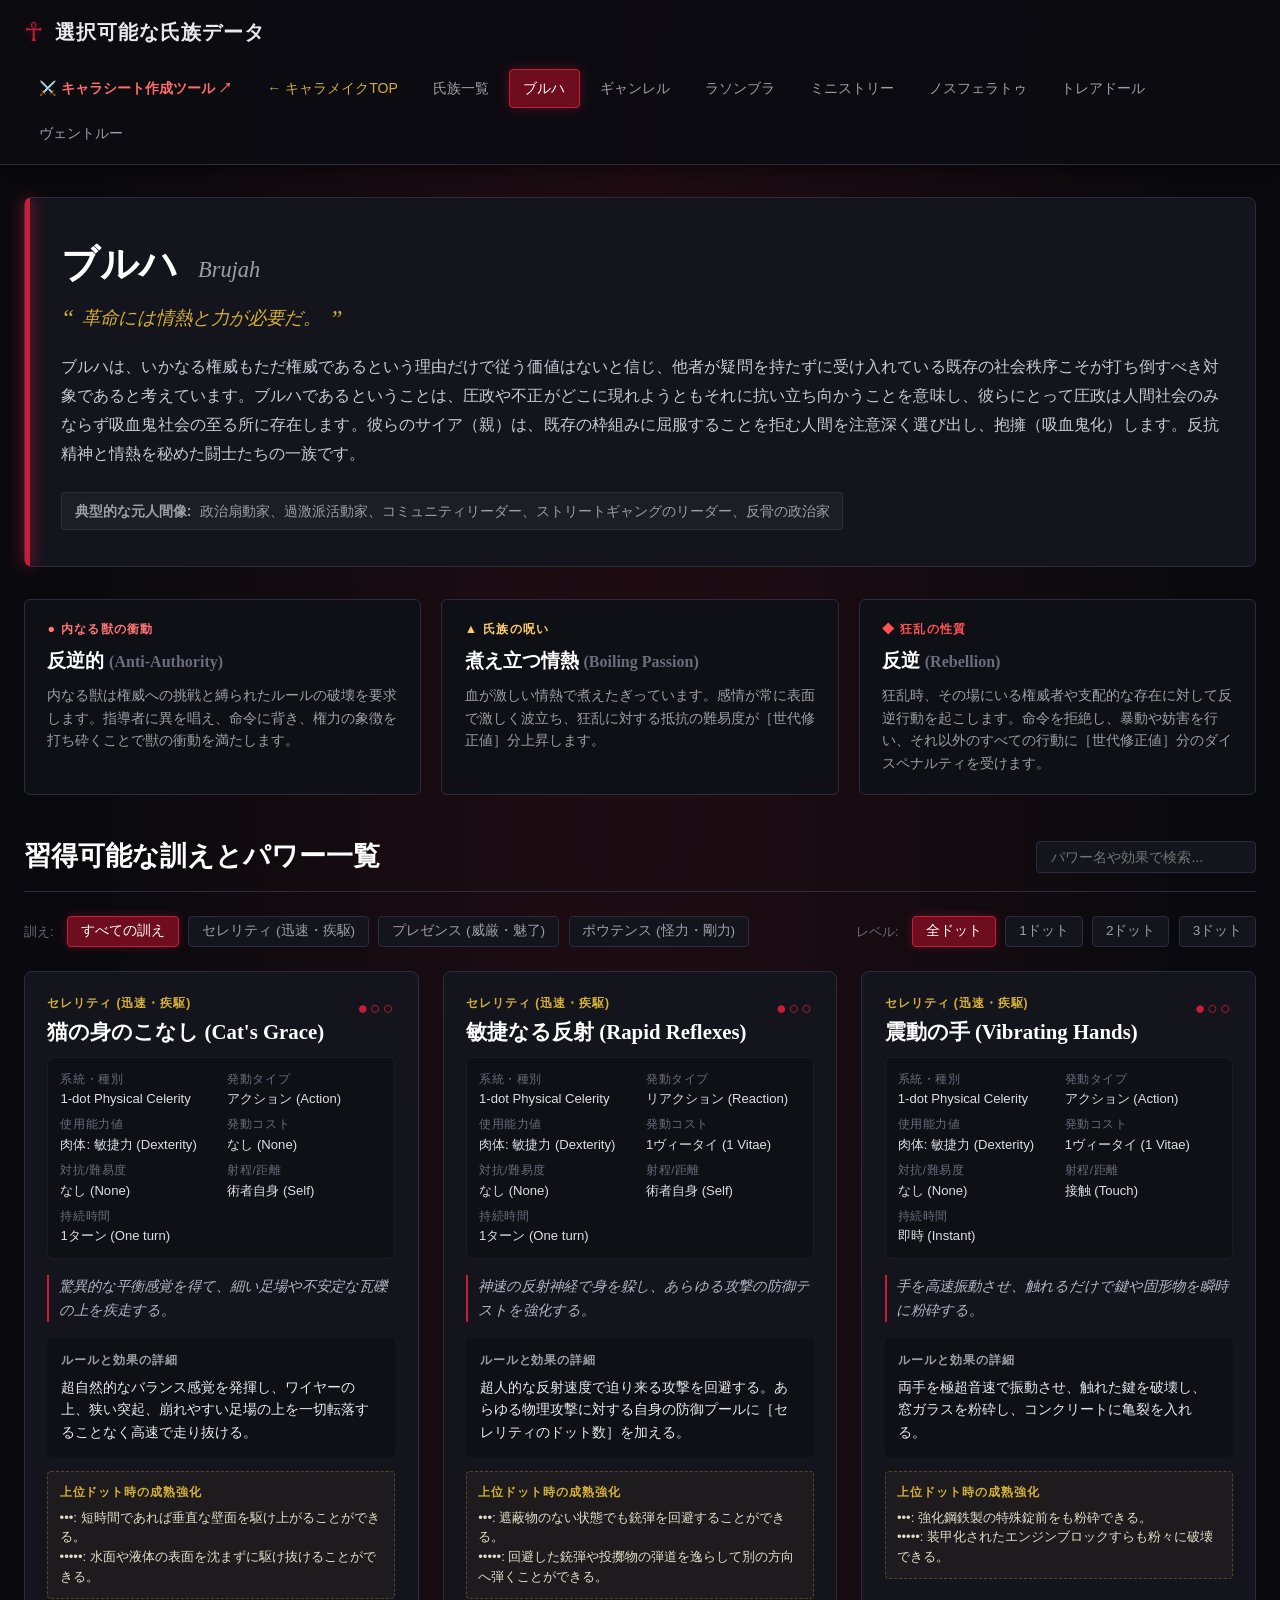
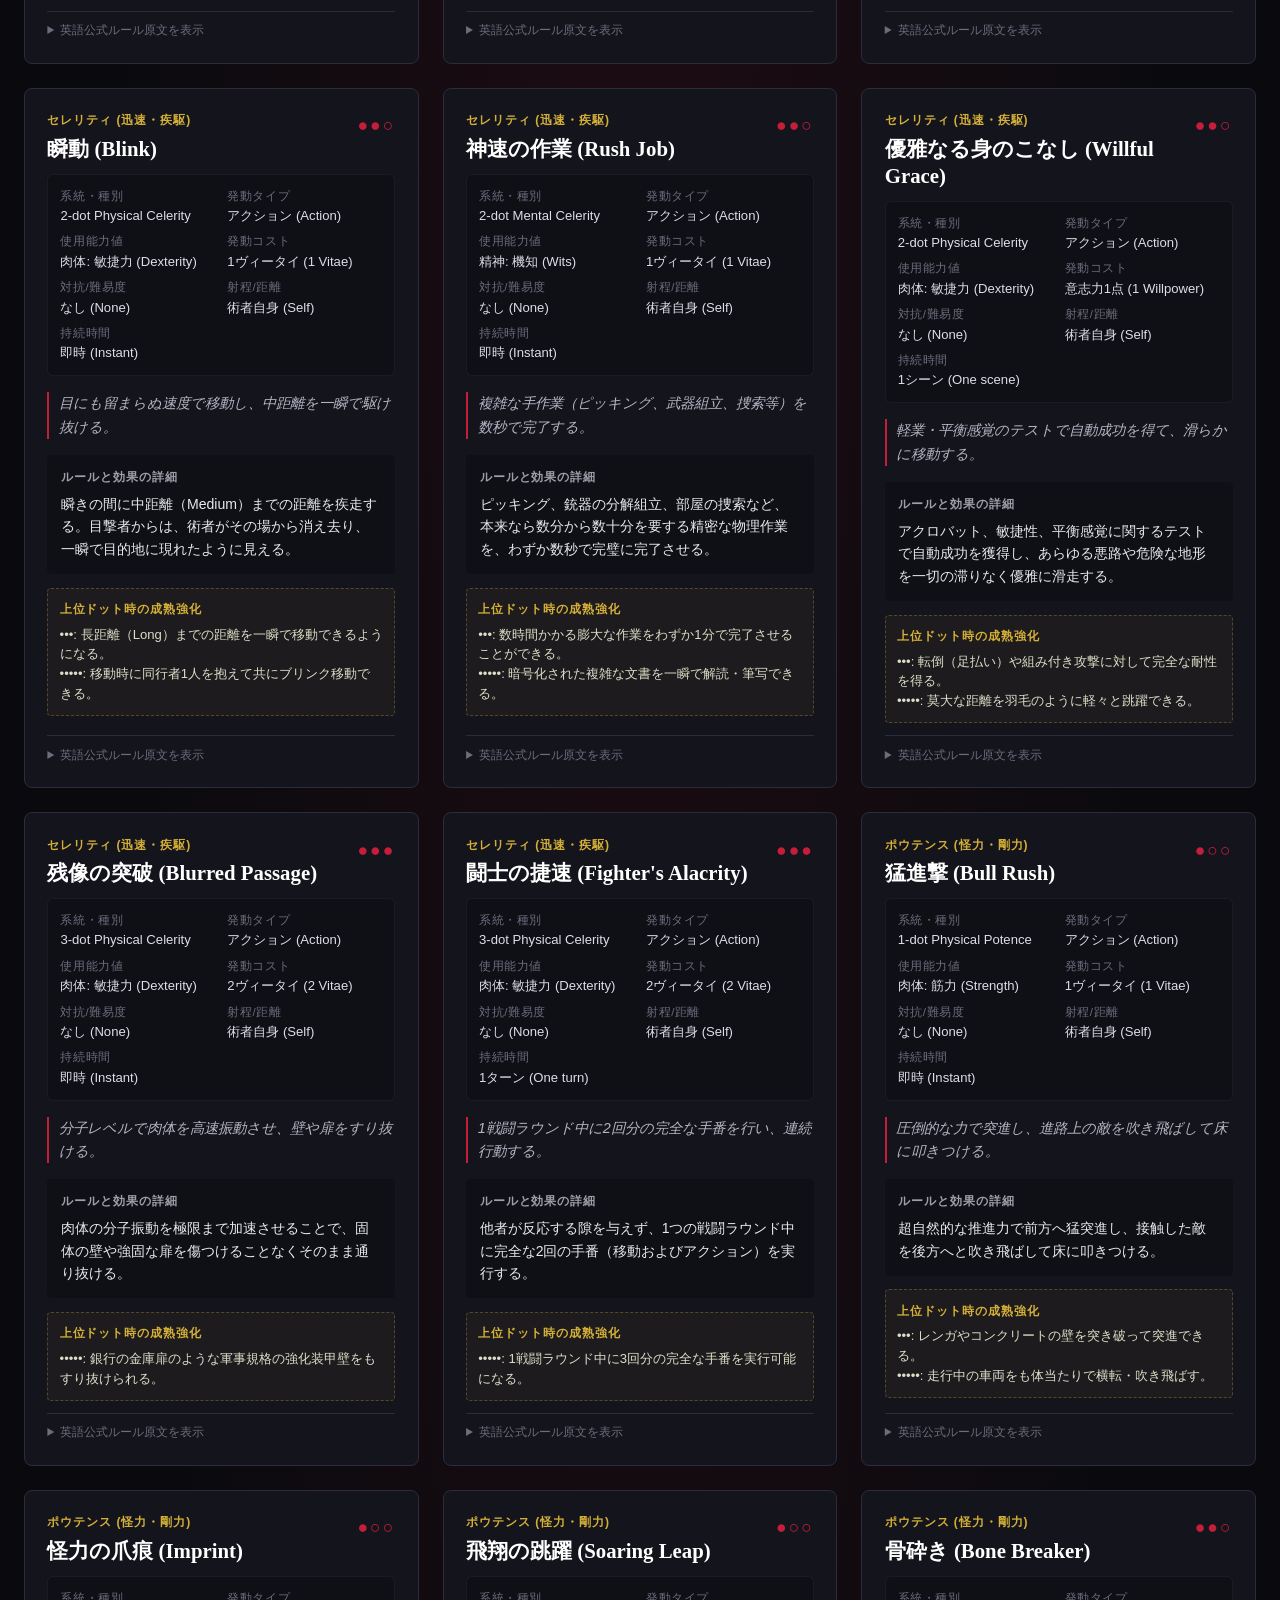
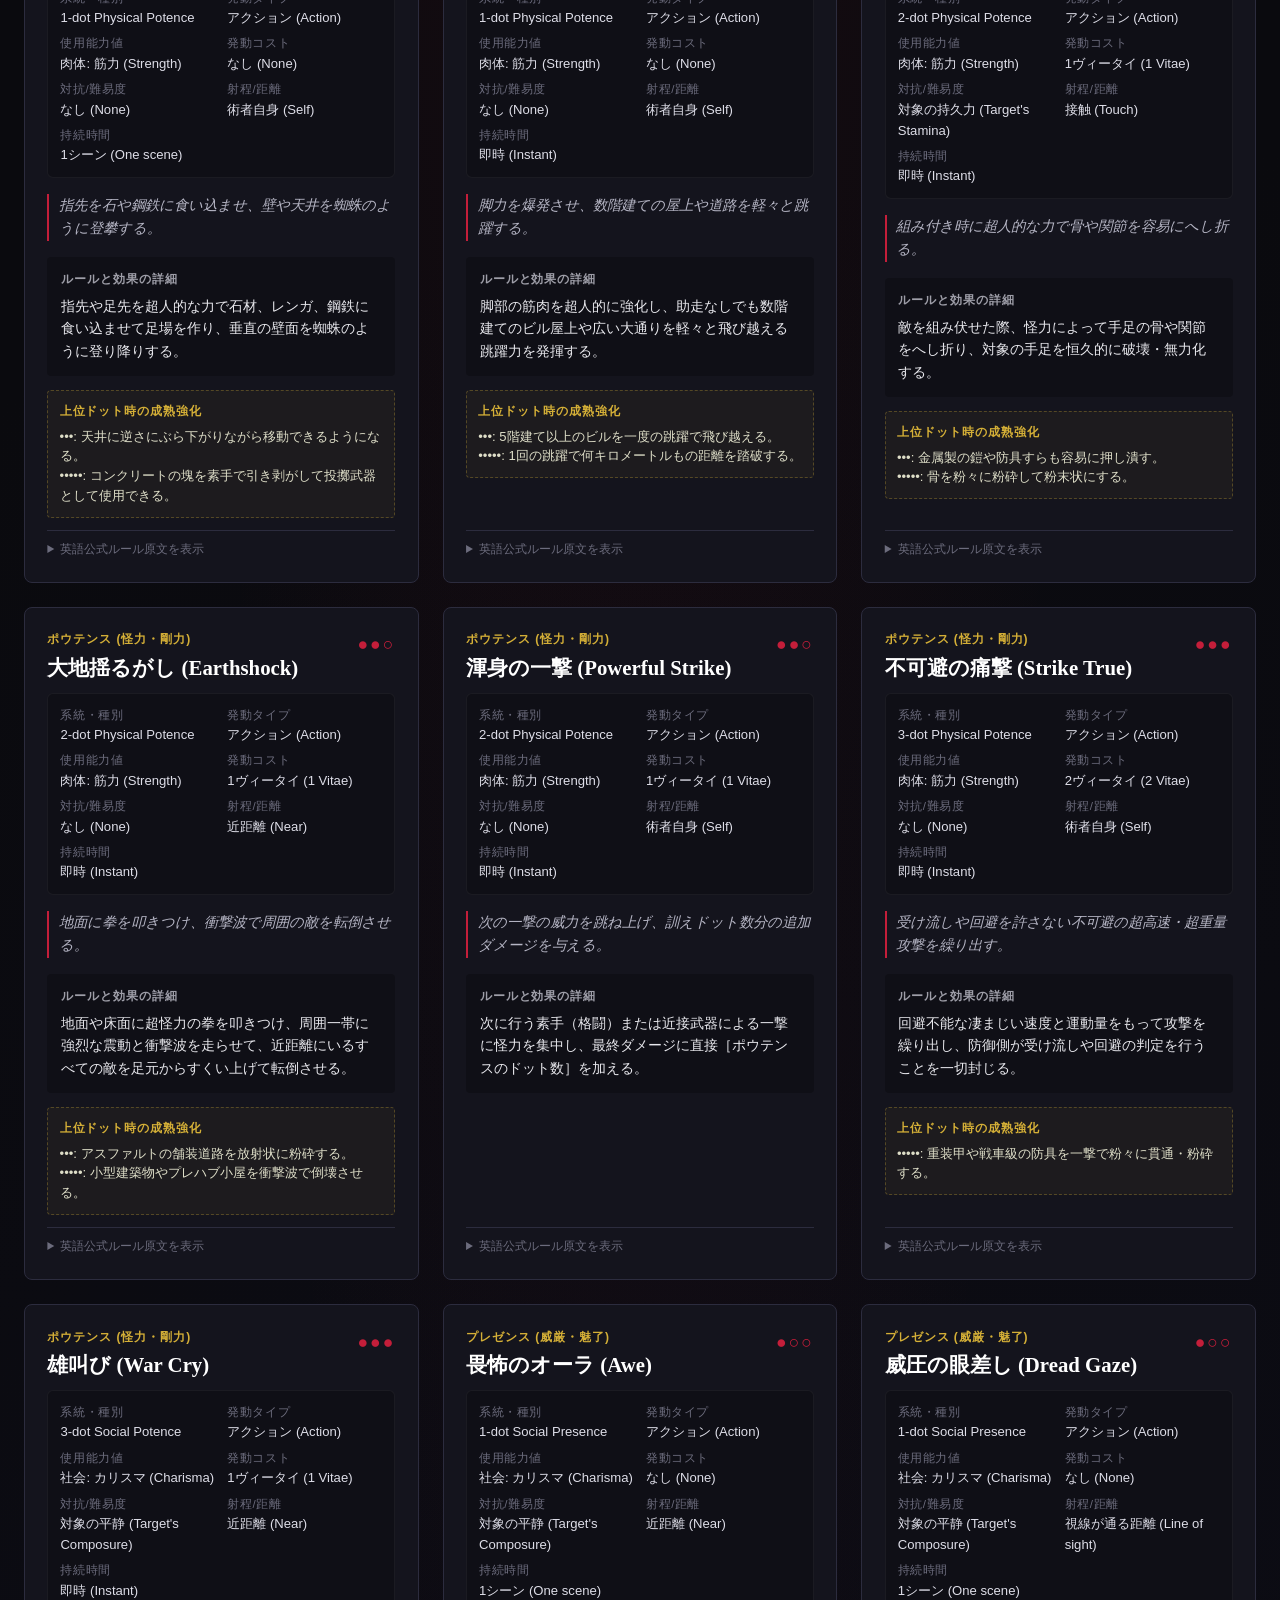
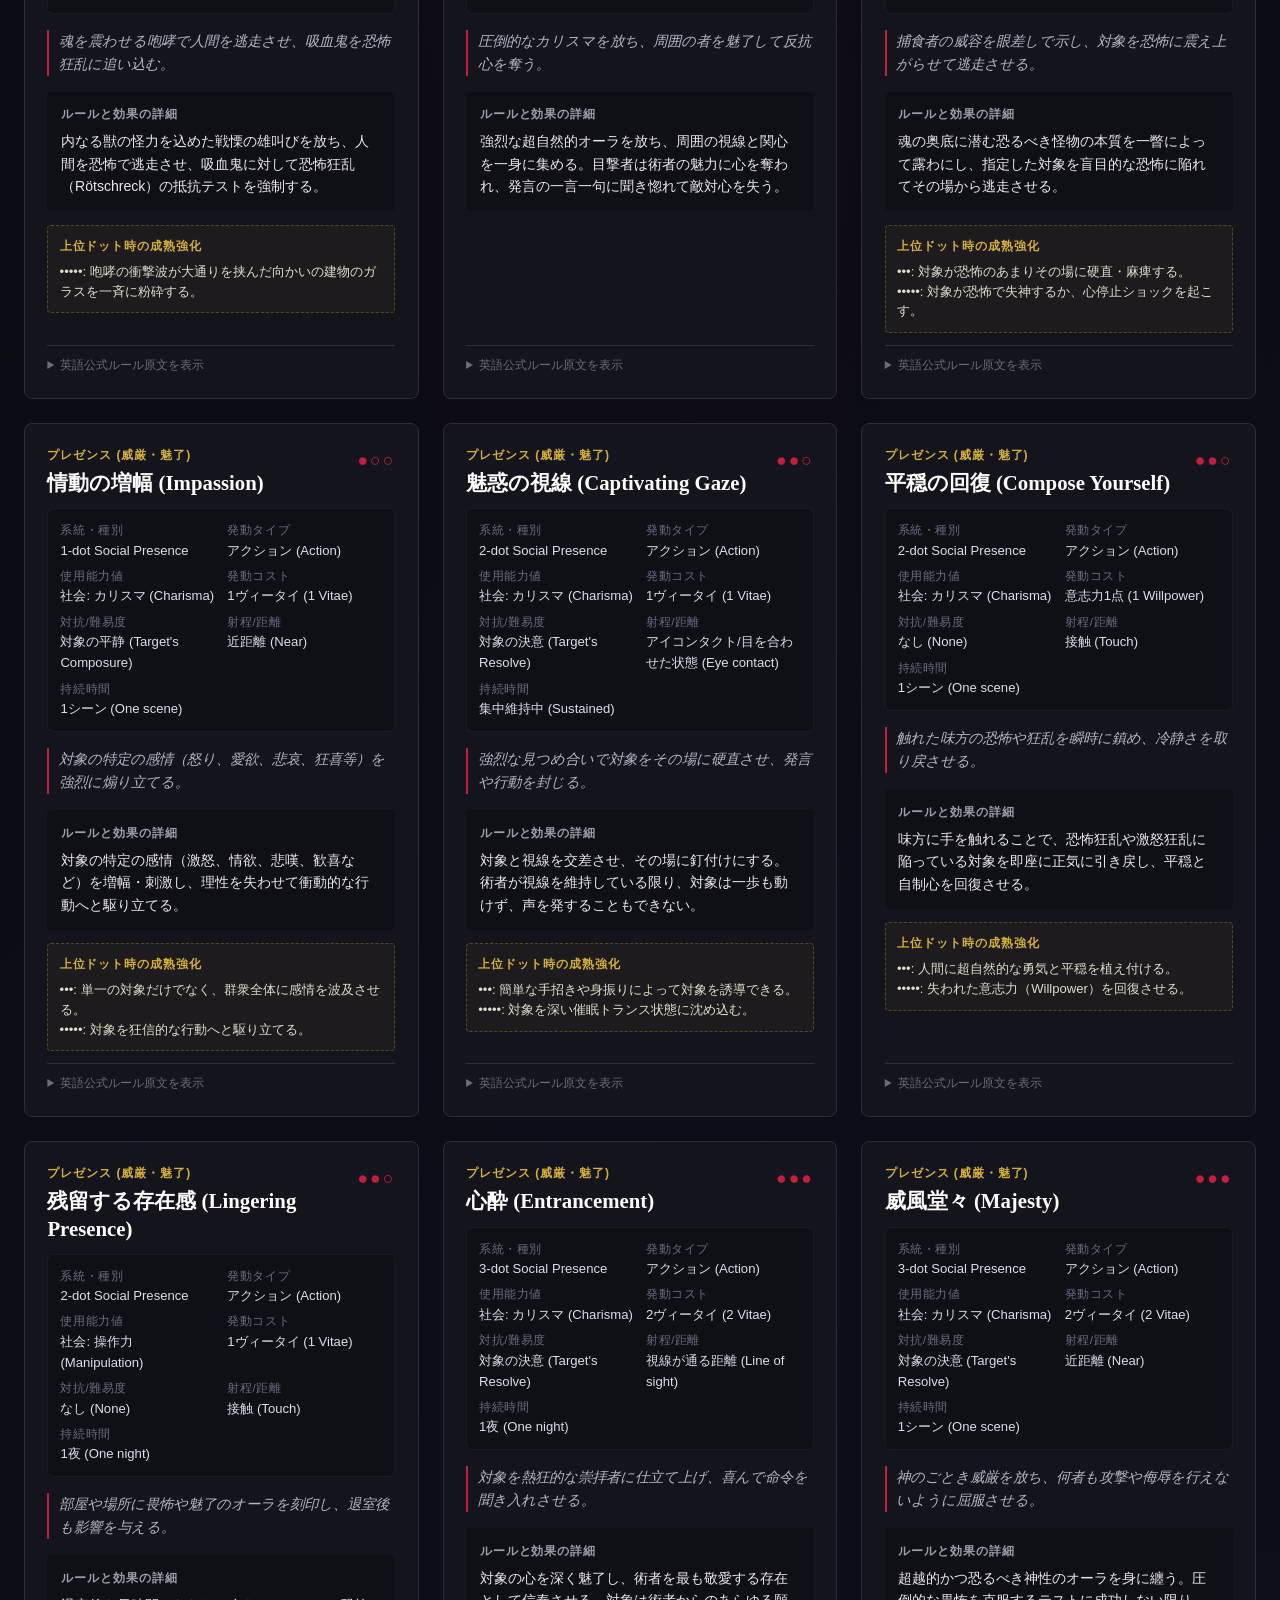
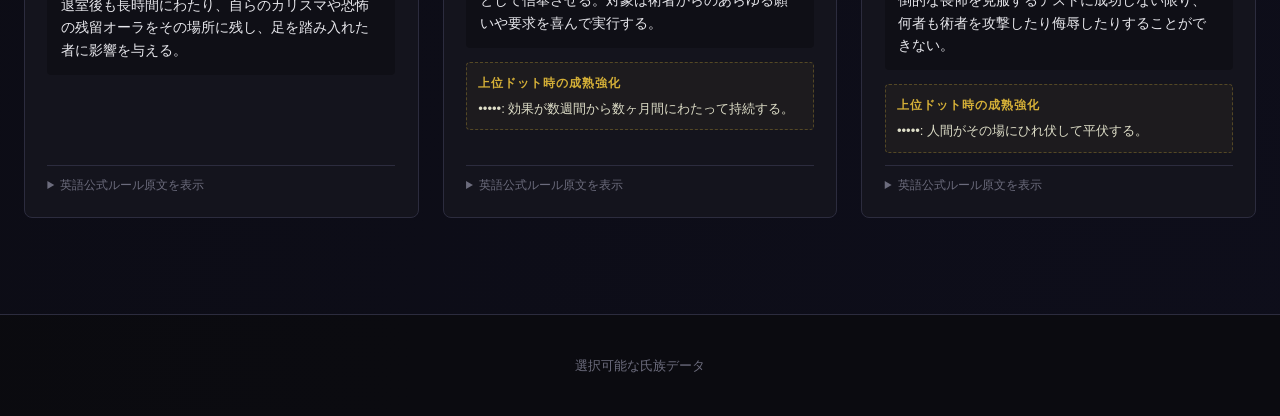
<file: guide/clan/brujah.html>
<!DOCTYPE html>
<html lang="ja">
<head>
  <meta charset="UTF-8">
  <meta name="viewport" content="width=device-width, initial-scale=1.0">
  <title>ブルハ (Brujah) - 選択可能な氏族データ</title>
  <link rel="stylesheet" href="style.css">
  <style>
    :root {
      --clan-theme: #c41e3a;
      --clan-accent: #ff4d4d;
    }
  </style>
</head>
<body>
  <header class="site-header">
  <div class="nav-container">
    <a href="index.html" class="site-title">
      <span class="vtm-symbol">☥</span>
      <span class="title-text">選択可能な氏族データ</span>
    </a>
    <ul class="clan-nav-list"><li class="clan-nav-item"><a href="../../index.html" style="color:#ff6b6b; font-weight:bold;">⚔️ キャラシート作成ツール ↗</a></li>
      <li class="clan-nav-item"><a href="../index.html" style="color:var(--gold);">← キャラメイクTOP</a></li><li class="clan-nav-item"><a href="index.html">氏族一覧</a></li><li class="clan-nav-item active"><a href="brujah.html">ブルハ</a></li><li class="clan-nav-item"><a href="gangrel.html">ギャンレル</a></li><li class="clan-nav-item"><a href="lasombra.html">ラソンブラ</a></li><li class="clan-nav-item"><a href="ministry.html">ミニストリー</a></li><li class="clan-nav-item"><a href="nosferatu.html">ノスフェラトゥ</a></li><li class="clan-nav-item"><a href="toreador.html">トレアドール</a></li><li class="clan-nav-item"><a href="ventrue.html">ヴェントルー</a></li>
    </ul>
  </div>
</header>

  <main class="main-content">
    <div class="clan-header-card">
      <div class="clan-title-row">
        <h1 class="clan-name-ja">ブルハ</h1>
        <span class="clan-name-en">Brujah</span>
      </div>
      <div class="clan-tagline">革命には情熱と力が必要だ。</div>
      <div class="clan-lore">ブルハは、いかなる権威もただ権威であるという理由だけで従う価値はないと信じ、他者が疑問を持たずに受け入れている既存の社会秩序こそが打ち倒すべき対象であると考えています。ブルハであるということは、圧政や不正がどこに現れようともそれに抗い立ち向かうことを意味し、彼らにとって圧政は人間社会のみならず吸血鬼社会の至る所に存在します。彼らのサイア（親）は、既存の枠組みに屈服することを拒む人間を注意深く選び出し、抱擁（吸血鬼化）します。反抗精神と情熱を秘めた闘士たちの一族です。</div>
      <div class="clan-archetypes-badge">
        <strong>典型的な元人間像:</strong> 政治扇動家、過激派活動家、コミュニティリーダー、ストリートギャングのリーダー、反骨の政治家
      </div>
    </div>

    <div class="traits-grid">
      <div class="trait-box">
        <div class="trait-label beast">● 内なる獣の衝動</div>
        <div class="trait-title">反逆的 <span style="font-size:0.85em; color:var(--text-dim);">(Anti-Authority)</span></div>
        <div class="trait-desc">内なる獣は権威への挑戦と縛られたルールの破壊を要求します。指導者に異を唱え、命令に背き、権力の象徴を打ち砕くことで獣の衝動を満たします。</div>
      </div>
      <div class="trait-box">
        <div class="trait-label curse">▲ 氏族の呪い</div>
        <div class="trait-title">煮え立つ情熱 <span style="font-size:0.85em; color:var(--text-dim);">(Boiling Passion)</span></div>
        <div class="trait-desc">血が激しい情熱で煮えたぎっています。感情が常に表面で激しく波立ち、狂乱に対する抵抗の難易度が［世代修正値］分上昇します。</div>
      </div>
      <div class="trait-box">
        <div class="trait-label frenzy">◆ 狂乱の性質</div>
        <div class="trait-title">反逆 <span style="font-size:0.85em; color:var(--text-dim);">(Rebellion)</span></div>
        <div class="trait-desc">狂乱時、その場にいる権威者や支配的な存在に対して反逆行動を起こします。命令を拒絶し、暴動や妨害を行い、それ以外のすべての行動に［世代修正値］分のダイスペナルティを受けます。</div>
      </div>
    </div>

    <div class="section-header">
      <h2 class="section-title">習得可能な訓えとパワー一覧</h2>
      <div class="filter-controls">
        <input type="text" id="powerSearch" class="search-input" placeholder="パワー名や効果で検索...">
      </div>
    </div>

    <div style="display: flex; flex-wrap: wrap; gap: 1rem; justify-content: space-between; align-items: center; margin-bottom: 1.5rem;">
      <div class="filter-controls" id="discFilterGroup">
        <span style="font-size:0.82rem; color:var(--text-dim); margin-right:0.25rem;">訓え:</span>
        <button class="filter-btn active" data-disc="all">すべての訓え</button><button class="filter-btn" data-disc="セレリティ (迅速・疾駆)">セレリティ (迅速・疾駆)</button><button class="filter-btn" data-disc="プレゼンス (威厳・魅了)">プレゼンス (威厳・魅了)</button><button class="filter-btn" data-disc="ポウテンス (怪力・剛力)">ポウテンス (怪力・剛力)</button>
      </div>
      <div class="filter-controls" id="dotFilterGroup">
        <span style="font-size:0.82rem; color:var(--text-dim); margin-right:0.25rem;">レベル:</span>
        <button class="filter-btn active" data-dot="all">全ドット</button><button class="filter-btn" data-dot="1">1ドット</button><button class="filter-btn" data-dot="2">2ドット</button><button class="filter-btn" data-dot="3">3ドット</button>
      </div>
    </div>

    <div class="powers-grid" id="powersGrid">
      <div class="power-card" data-disc="セレリティ (迅速・疾駆)" data-dot="1" data-name="猫の身のこなし (Cat's Grace)" data-summary="驚異的な平衡感覚を得て、細い足場や不安定な瓦礫の上を疾走する。">
  <div>
    <div class="power-header">
      <div class="power-title-wrap">
        <div class="power-discipline-badge">セレリティ (迅速・疾駆)</div>
        <div class="power-name">猫の身のこなし (Cat's Grace)</div>
      </div>
      <div class="power-dots" title="1ドット">●○○</div>
    </div>
    
    <div class="power-meta-grid">
      <div class="meta-item">
        <span class="meta-label">系統・種別</span>
        <span class="meta-val">1-dot Physical Celerity</span>
      </div>
      <div class="meta-item">
        <span class="meta-label">発動タイプ</span>
        <span class="meta-val">アクション (Action)</span>
      </div>
      <div class="meta-item">
        <span class="meta-label">使用能力値</span>
        <span class="meta-val">肉体: 敏捷力 (Dexterity)</span>
      </div>
      <div class="meta-item">
        <span class="meta-label">発動コスト</span>
        <span class="meta-val">なし (None)</span>
      </div>
      <div class="meta-item">
        <span class="meta-label">対抗/難易度</span>
        <span class="meta-val">なし (None)</span>
      </div>
      <div class="meta-item">
        <span class="meta-label">射程/距離</span>
        <span class="meta-val">術者自身 (Self)</span>
      </div>
      <div class="meta-item" style="grid-column: span 2;">
        <span class="meta-label">持続時間</span>
        <span class="meta-val">1ターン (One turn)</span>
      </div>
    </div>

    <div class="power-summary">驚異的な平衡感覚を得て、細い足場や不安定な瓦礫の上を疾走する。</div>

    <div class="power-rules-box">
      <div class="rules-heading">ルールと効果の詳細</div>
      <div class="rules-text">超自然的なバランス感覚を発揮し、ワイヤーの上、狭い突起、崩れやすい足場の上を一切転落することなく高速で走り抜ける。</div>
    </div>

    <div class="maturing-box">
  <div class="rules-heading">上位ドット時の成熟強化</div>
  <div class="maturing-text">•••: 短時間であれば垂直な壁面を駆け上がることができる。
•••••: 水面や液体の表面を沈まずに駆け抜けることができる。</div>
</div>
  </div>

  <details class="en-accordion">
    <summary>英語公式ルール原文を表示</summary>
    <div class="en-content">
      <strong>Description:</strong> Move with supernatural balance, running across wires, narrow ledges, or unstable debris without falling.<br><br>
      <strong>Maturing:</strong> •••: Can run across vertical walls for short bursts.
•••••: Can run across liquids.
    </div>
  </details>
</div><div class="power-card" data-disc="セレリティ (迅速・疾駆)" data-dot="1" data-name="敏捷なる反射 (Rapid Reflexes)" data-summary="神速の反射神経で身を躱し、あらゆる攻撃の防御テストを強化する。">
  <div>
    <div class="power-header">
      <div class="power-title-wrap">
        <div class="power-discipline-badge">セレリティ (迅速・疾駆)</div>
        <div class="power-name">敏捷なる反射 (Rapid Reflexes)</div>
      </div>
      <div class="power-dots" title="1ドット">●○○</div>
    </div>
    
    <div class="power-meta-grid">
      <div class="meta-item">
        <span class="meta-label">系統・種別</span>
        <span class="meta-val">1-dot Physical Celerity</span>
      </div>
      <div class="meta-item">
        <span class="meta-label">発動タイプ</span>
        <span class="meta-val">リアクション (Reaction)</span>
      </div>
      <div class="meta-item">
        <span class="meta-label">使用能力値</span>
        <span class="meta-val">肉体: 敏捷力 (Dexterity)</span>
      </div>
      <div class="meta-item">
        <span class="meta-label">発動コスト</span>
        <span class="meta-val">1ヴィータイ (1 Vitae)</span>
      </div>
      <div class="meta-item">
        <span class="meta-label">対抗/難易度</span>
        <span class="meta-val">なし (None)</span>
      </div>
      <div class="meta-item">
        <span class="meta-label">射程/距離</span>
        <span class="meta-val">術者自身 (Self)</span>
      </div>
      <div class="meta-item" style="grid-column: span 2;">
        <span class="meta-label">持続時間</span>
        <span class="meta-val">1ターン (One turn)</span>
      </div>
    </div>

    <div class="power-summary">神速の反射神経で身を躱し、あらゆる攻撃の防御テストを強化する。</div>

    <div class="power-rules-box">
      <div class="rules-heading">ルールと効果の詳細</div>
      <div class="rules-text">超人的な反射速度で迫り来る攻撃を回避する。あらゆる物理攻撃に対する自身の防御プールに［セレリティのドット数］を加える。</div>
    </div>

    <div class="maturing-box">
  <div class="rules-heading">上位ドット時の成熟強化</div>
  <div class="maturing-text">•••: 遮蔽物のない状態でも銃弾を回避することができる。
•••••: 回避した銃弾や投擲物の弾道を逸らして別の方向へ弾くことができる。</div>
</div>
  </div>

  <details class="en-accordion">
    <summary>英語公式ルール原文を表示</summary>
    <div class="en-content">
      <strong>Description:</strong> Dodge incoming attacks with preternatural speed. Add dots in Celerity to your defense pools against physical attacks.<br><br>
      <strong>Maturing:</strong> •••: Can dodge bullets without cover.
•••••: Can redirect missed projectile attacks.
    </div>
  </details>
</div><div class="power-card" data-disc="セレリティ (迅速・疾駆)" data-dot="1" data-name="震動の手 (Vibrating Hands)" data-summary="手を高速振動させ、触れるだけで鍵や固形物を瞬時に粉砕する。">
  <div>
    <div class="power-header">
      <div class="power-title-wrap">
        <div class="power-discipline-badge">セレリティ (迅速・疾駆)</div>
        <div class="power-name">震動の手 (Vibrating Hands)</div>
      </div>
      <div class="power-dots" title="1ドット">●○○</div>
    </div>
    
    <div class="power-meta-grid">
      <div class="meta-item">
        <span class="meta-label">系統・種別</span>
        <span class="meta-val">1-dot Physical Celerity</span>
      </div>
      <div class="meta-item">
        <span class="meta-label">発動タイプ</span>
        <span class="meta-val">アクション (Action)</span>
      </div>
      <div class="meta-item">
        <span class="meta-label">使用能力値</span>
        <span class="meta-val">肉体: 敏捷力 (Dexterity)</span>
      </div>
      <div class="meta-item">
        <span class="meta-label">発動コスト</span>
        <span class="meta-val">1ヴィータイ (1 Vitae)</span>
      </div>
      <div class="meta-item">
        <span class="meta-label">対抗/難易度</span>
        <span class="meta-val">なし (None)</span>
      </div>
      <div class="meta-item">
        <span class="meta-label">射程/距離</span>
        <span class="meta-val">接触 (Touch)</span>
      </div>
      <div class="meta-item" style="grid-column: span 2;">
        <span class="meta-label">持続時間</span>
        <span class="meta-val">即時 (Instant)</span>
      </div>
    </div>

    <div class="power-summary">手を高速振動させ、触れるだけで鍵や固形物を瞬時に粉砕する。</div>

    <div class="power-rules-box">
      <div class="rules-heading">ルールと効果の詳細</div>
      <div class="rules-text">両手を極超音速で振動させ、触れた鍵を破壊し、窓ガラスを粉砕し、コンクリートに亀裂を入れる。</div>
    </div>

    <div class="maturing-box">
  <div class="rules-heading">上位ドット時の成熟強化</div>
  <div class="maturing-text">•••: 強化鋼鉄製の特殊錠前をも粉砕できる。
•••••: 装甲化されたエンジンブロックすらも粉々に破壊できる。</div>
</div>
  </div>

  <details class="en-accordion">
    <summary>英語公式ルール原文を表示</summary>
    <div class="en-content">
      <strong>Description:</strong> Vibrate your hands at hyperspeed to shatter locks, shatter glass, or crack concrete with a single touch.<br><br>
      <strong>Maturing:</strong> •••: Destroys reinforced steel locks.
•••••: Can shatter armored engine blocks.
    </div>
  </details>
</div><div class="power-card" data-disc="セレリティ (迅速・疾駆)" data-dot="2" data-name="瞬動 (Blink)" data-summary="目にも留まらぬ速度で移動し、中距離を一瞬で駆け抜ける。">
  <div>
    <div class="power-header">
      <div class="power-title-wrap">
        <div class="power-discipline-badge">セレリティ (迅速・疾駆)</div>
        <div class="power-name">瞬動 (Blink)</div>
      </div>
      <div class="power-dots" title="2ドット">●●○</div>
    </div>
    
    <div class="power-meta-grid">
      <div class="meta-item">
        <span class="meta-label">系統・種別</span>
        <span class="meta-val">2-dot Physical Celerity</span>
      </div>
      <div class="meta-item">
        <span class="meta-label">発動タイプ</span>
        <span class="meta-val">アクション (Action)</span>
      </div>
      <div class="meta-item">
        <span class="meta-label">使用能力値</span>
        <span class="meta-val">肉体: 敏捷力 (Dexterity)</span>
      </div>
      <div class="meta-item">
        <span class="meta-label">発動コスト</span>
        <span class="meta-val">1ヴィータイ (1 Vitae)</span>
      </div>
      <div class="meta-item">
        <span class="meta-label">対抗/難易度</span>
        <span class="meta-val">なし (None)</span>
      </div>
      <div class="meta-item">
        <span class="meta-label">射程/距離</span>
        <span class="meta-val">術者自身 (Self)</span>
      </div>
      <div class="meta-item" style="grid-column: span 2;">
        <span class="meta-label">持続時間</span>
        <span class="meta-val">即時 (Instant)</span>
      </div>
    </div>

    <div class="power-summary">目にも留まらぬ速度で移動し、中距離を一瞬で駆け抜ける。</div>

    <div class="power-rules-box">
      <div class="rules-heading">ルールと効果の詳細</div>
      <div class="rules-text">瞬きの間に中距離（Medium）までの距離を疾走する。目撃者からは、術者がその場から消え去り、一瞬で目的地に現れたように見える。</div>
    </div>

    <div class="maturing-box">
  <div class="rules-heading">上位ドット時の成熟強化</div>
  <div class="maturing-text">•••: 長距離（Long）までの距離を一瞬で移動できるようになる。
•••••: 移動時に同行者1人を抱えて共にブリンク移動できる。</div>
</div>
  </div>

  <details class="en-accordion">
    <summary>英語公式ルール原文を表示</summary>
    <div class="en-content">
      <strong>Description:</strong> Move up to Medium distance in the blink of an eye. Observers see you vanish and reappear instantly.<br><br>
      <strong>Maturing:</strong> •••: Move up to Long distance.
•••••: Can carry a passenger while blinking.
    </div>
  </details>
</div><div class="power-card" data-disc="セレリティ (迅速・疾駆)" data-dot="2" data-name="神速の作業 (Rush Job)" data-summary="複雑な手作業（ピッキング、武器組立、捜索等）を数秒で完了する。">
  <div>
    <div class="power-header">
      <div class="power-title-wrap">
        <div class="power-discipline-badge">セレリティ (迅速・疾駆)</div>
        <div class="power-name">神速の作業 (Rush Job)</div>
      </div>
      <div class="power-dots" title="2ドット">●●○</div>
    </div>
    
    <div class="power-meta-grid">
      <div class="meta-item">
        <span class="meta-label">系統・種別</span>
        <span class="meta-val">2-dot Mental Celerity</span>
      </div>
      <div class="meta-item">
        <span class="meta-label">発動タイプ</span>
        <span class="meta-val">アクション (Action)</span>
      </div>
      <div class="meta-item">
        <span class="meta-label">使用能力値</span>
        <span class="meta-val">精神: 機知 (Wits)</span>
      </div>
      <div class="meta-item">
        <span class="meta-label">発動コスト</span>
        <span class="meta-val">1ヴィータイ (1 Vitae)</span>
      </div>
      <div class="meta-item">
        <span class="meta-label">対抗/難易度</span>
        <span class="meta-val">なし (None)</span>
      </div>
      <div class="meta-item">
        <span class="meta-label">射程/距離</span>
        <span class="meta-val">術者自身 (Self)</span>
      </div>
      <div class="meta-item" style="grid-column: span 2;">
        <span class="meta-label">持続時間</span>
        <span class="meta-val">即時 (Instant)</span>
      </div>
    </div>

    <div class="power-summary">複雑な手作業（ピッキング、武器組立、捜索等）を数秒で完了する。</div>

    <div class="power-rules-box">
      <div class="rules-heading">ルールと効果の詳細</div>
      <div class="rules-text">ピッキング、銃器の分解組立、部屋の捜索など、本来なら数分から数十分を要する精密な物理作業を、わずか数秒で完璧に完了させる。</div>
    </div>

    <div class="maturing-box">
  <div class="rules-heading">上位ドット時の成熟強化</div>
  <div class="maturing-text">•••: 数時間かかる膨大な作業をわずか1分で完了させることができる。
•••••: 暗号化された複雑な文書を一瞬で解読・筆写できる。</div>
</div>
  </div>

  <details class="en-accordion">
    <summary>英語公式ルール原文を表示</summary>
    <div class="en-content">
      <strong>Description:</strong> Complete complex manual tasks (picking locks, assembling weapons, searching a room) in mere seconds rather than minutes.<br><br>
      <strong>Maturing:</strong> •••: Complete hours of work in one minute.
•••••: Decipher encrypted text in moments.
    </div>
  </details>
</div><div class="power-card" data-disc="セレリティ (迅速・疾駆)" data-dot="2" data-name="優雅なる身のこなし (Willful Grace)" data-summary="軽業・平衡感覚のテストで自動成功を得て、滑らかに移動する。">
  <div>
    <div class="power-header">
      <div class="power-title-wrap">
        <div class="power-discipline-badge">セレリティ (迅速・疾駆)</div>
        <div class="power-name">優雅なる身のこなし (Willful Grace)</div>
      </div>
      <div class="power-dots" title="2ドット">●●○</div>
    </div>
    
    <div class="power-meta-grid">
      <div class="meta-item">
        <span class="meta-label">系統・種別</span>
        <span class="meta-val">2-dot Physical Celerity</span>
      </div>
      <div class="meta-item">
        <span class="meta-label">発動タイプ</span>
        <span class="meta-val">アクション (Action)</span>
      </div>
      <div class="meta-item">
        <span class="meta-label">使用能力値</span>
        <span class="meta-val">肉体: 敏捷力 (Dexterity)</span>
      </div>
      <div class="meta-item">
        <span class="meta-label">発動コスト</span>
        <span class="meta-val">意志力1点 (1 Willpower)</span>
      </div>
      <div class="meta-item">
        <span class="meta-label">対抗/難易度</span>
        <span class="meta-val">なし (None)</span>
      </div>
      <div class="meta-item">
        <span class="meta-label">射程/距離</span>
        <span class="meta-val">術者自身 (Self)</span>
      </div>
      <div class="meta-item" style="grid-column: span 2;">
        <span class="meta-label">持続時間</span>
        <span class="meta-val">1シーン (One scene)</span>
      </div>
    </div>

    <div class="power-summary">軽業・平衡感覚のテストで自動成功を得て、滑らかに移動する。</div>

    <div class="power-rules-box">
      <div class="rules-heading">ルールと効果の詳細</div>
      <div class="rules-text">アクロバット、敏捷性、平衡感覚に関するテストで自動成功を獲得し、あらゆる悪路や危険な地形を一切の滞りなく優雅に滑走する。</div>
    </div>

    <div class="maturing-box">
  <div class="rules-heading">上位ドット時の成熟強化</div>
  <div class="maturing-text">•••: 転倒（足払い）や組み付き攻撃に対して完全な耐性を得る。
•••••: 莫大な距離を羽毛のように軽々と跳躍できる。</div>
</div>
  </div>

  <details class="en-accordion">
    <summary>英語公式ルール原文を表示</summary>
    <div class="en-content">
      <strong>Description:</strong> Gain automatic successes on acrobatics, agility, and balance tests, gliding effortlessly through hazardous terrain.<br><br>
      <strong>Maturing:</strong> •••: Immune to being tripped or grappled.
•••••: Can leap enormous distances effortlessly.
    </div>
  </details>
</div><div class="power-card" data-disc="セレリティ (迅速・疾駆)" data-dot="3" data-name="残像の突破 (Blurred Passage)" data-summary="分子レベルで肉体を高速振動させ、壁や扉をすり抜ける。">
  <div>
    <div class="power-header">
      <div class="power-title-wrap">
        <div class="power-discipline-badge">セレリティ (迅速・疾駆)</div>
        <div class="power-name">残像の突破 (Blurred Passage)</div>
      </div>
      <div class="power-dots" title="3ドット">●●●</div>
    </div>
    
    <div class="power-meta-grid">
      <div class="meta-item">
        <span class="meta-label">系統・種別</span>
        <span class="meta-val">3-dot Physical Celerity</span>
      </div>
      <div class="meta-item">
        <span class="meta-label">発動タイプ</span>
        <span class="meta-val">アクション (Action)</span>
      </div>
      <div class="meta-item">
        <span class="meta-label">使用能力値</span>
        <span class="meta-val">肉体: 敏捷力 (Dexterity)</span>
      </div>
      <div class="meta-item">
        <span class="meta-label">発動コスト</span>
        <span class="meta-val">2ヴィータイ (2 Vitae)</span>
      </div>
      <div class="meta-item">
        <span class="meta-label">対抗/難易度</span>
        <span class="meta-val">なし (None)</span>
      </div>
      <div class="meta-item">
        <span class="meta-label">射程/距離</span>
        <span class="meta-val">術者自身 (Self)</span>
      </div>
      <div class="meta-item" style="grid-column: span 2;">
        <span class="meta-label">持続時間</span>
        <span class="meta-val">即時 (Instant)</span>
      </div>
    </div>

    <div class="power-summary">分子レベルで肉体を高速振動させ、壁や扉をすり抜ける。</div>

    <div class="power-rules-box">
      <div class="rules-heading">ルールと効果の詳細</div>
      <div class="rules-text">肉体の分子振動を極限まで加速させることで、固体の壁や強固な扉を傷つけることなくそのまま通り抜ける。</div>
    </div>

    <div class="maturing-box">
  <div class="rules-heading">上位ドット時の成熟強化</div>
  <div class="maturing-text">•••••: 銀行の金庫扉のような軍事規格の強化装甲壁をもすり抜けられる。</div>
</div>
  </div>

  <details class="en-accordion">
    <summary>英語公式ルール原文を表示</summary>
    <div class="en-content">
      <strong>Description:</strong> Vibrate your molecules so fast that you phase through a solid wall or door without damage.<br><br>
      <strong>Maturing:</strong> •••••: Can phase through bank-grade reinforced barriers.
    </div>
  </details>
</div><div class="power-card" data-disc="セレリティ (迅速・疾駆)" data-dot="3" data-name="闘士の捷速 (Fighter's Alacrity)" data-summary="1戦闘ラウンド中に2回分の完全な手番を行い、連続行動する。">
  <div>
    <div class="power-header">
      <div class="power-title-wrap">
        <div class="power-discipline-badge">セレリティ (迅速・疾駆)</div>
        <div class="power-name">闘士の捷速 (Fighter's Alacrity)</div>
      </div>
      <div class="power-dots" title="3ドット">●●●</div>
    </div>
    
    <div class="power-meta-grid">
      <div class="meta-item">
        <span class="meta-label">系統・種別</span>
        <span class="meta-val">3-dot Physical Celerity</span>
      </div>
      <div class="meta-item">
        <span class="meta-label">発動タイプ</span>
        <span class="meta-val">アクション (Action)</span>
      </div>
      <div class="meta-item">
        <span class="meta-label">使用能力値</span>
        <span class="meta-val">肉体: 敏捷力 (Dexterity)</span>
      </div>
      <div class="meta-item">
        <span class="meta-label">発動コスト</span>
        <span class="meta-val">2ヴィータイ (2 Vitae)</span>
      </div>
      <div class="meta-item">
        <span class="meta-label">対抗/難易度</span>
        <span class="meta-val">なし (None)</span>
      </div>
      <div class="meta-item">
        <span class="meta-label">射程/距離</span>
        <span class="meta-val">術者自身 (Self)</span>
      </div>
      <div class="meta-item" style="grid-column: span 2;">
        <span class="meta-label">持続時間</span>
        <span class="meta-val">1ターン (One turn)</span>
      </div>
    </div>

    <div class="power-summary">1戦闘ラウンド中に2回分の完全な手番を行い、連続行動する。</div>

    <div class="power-rules-box">
      <div class="rules-heading">ルールと効果の詳細</div>
      <div class="rules-text">他者が反応する隙を与えず、1つの戦闘ラウンド中に完全な2回の手番（移動およびアクション）を実行する。</div>
    </div>

    <div class="maturing-box">
  <div class="rules-heading">上位ドット時の成熟強化</div>
  <div class="maturing-text">•••••: 1戦闘ラウンド中に3回分の完全な手番を実行可能になる。</div>
</div>
  </div>

  <details class="en-accordion">
    <summary>英語公式ルール原文を表示</summary>
    <div class="en-content">
      <strong>Description:</strong> Take two full turns in a single combat round, moving and attacking before others can react.<br><br>
      <strong>Maturing:</strong> •••••: Take three full turns in a combat round.
    </div>
  </details>
</div><div class="power-card" data-disc="ポウテンス (怪力・剛力)" data-dot="1" data-name="猛進撃 (Bull Rush)" data-summary="圧倒的な力で突進し、進路上の敵を吹き飛ばして床に叩きつける。">
  <div>
    <div class="power-header">
      <div class="power-title-wrap">
        <div class="power-discipline-badge">ポウテンス (怪力・剛力)</div>
        <div class="power-name">猛進撃 (Bull Rush)</div>
      </div>
      <div class="power-dots" title="1ドット">●○○</div>
    </div>
    
    <div class="power-meta-grid">
      <div class="meta-item">
        <span class="meta-label">系統・種別</span>
        <span class="meta-val">1-dot Physical Potence</span>
      </div>
      <div class="meta-item">
        <span class="meta-label">発動タイプ</span>
        <span class="meta-val">アクション (Action)</span>
      </div>
      <div class="meta-item">
        <span class="meta-label">使用能力値</span>
        <span class="meta-val">肉体: 筋力 (Strength)</span>
      </div>
      <div class="meta-item">
        <span class="meta-label">発動コスト</span>
        <span class="meta-val">1ヴィータイ (1 Vitae)</span>
      </div>
      <div class="meta-item">
        <span class="meta-label">対抗/難易度</span>
        <span class="meta-val">なし (None)</span>
      </div>
      <div class="meta-item">
        <span class="meta-label">射程/距離</span>
        <span class="meta-val">術者自身 (Self)</span>
      </div>
      <div class="meta-item" style="grid-column: span 2;">
        <span class="meta-label">持続時間</span>
        <span class="meta-val">即時 (Instant)</span>
      </div>
    </div>

    <div class="power-summary">圧倒的な力で突進し、進路上の敵を吹き飛ばして床に叩きつける。</div>

    <div class="power-rules-box">
      <div class="rules-heading">ルールと効果の詳細</div>
      <div class="rules-text">超自然的な推進力で前方へ猛突進し、接触した敵を後方へと吹き飛ばして床に叩きつける。</div>
    </div>

    <div class="maturing-box">
  <div class="rules-heading">上位ドット時の成熟強化</div>
  <div class="maturing-text">•••: レンガやコンクリートの壁を突き破って突進できる。
•••••: 走行中の車両をも体当たりで横転・吹き飛ばす。</div>
</div>
  </div>

  <details class="en-accordion">
    <summary>英語公式ルール原文を表示</summary>
    <div class="en-content">
      <strong>Description:</strong> Charge forward with supernatural force, sending opponents flying backward and crashing to the floor.<br><br>
      <strong>Maturing:</strong> •••: Smashes through brick walls.
•••••: Knocks down vehicles.
    </div>
  </details>
</div><div class="power-card" data-disc="ポウテンス (怪力・剛力)" data-dot="1" data-name="怪力の爪痕 (Imprint)" data-summary="指先を石や鋼鉄に食い込ませ、壁や天井を蜘蛛のように登攀する。">
  <div>
    <div class="power-header">
      <div class="power-title-wrap">
        <div class="power-discipline-badge">ポウテンス (怪力・剛力)</div>
        <div class="power-name">怪力の爪痕 (Imprint)</div>
      </div>
      <div class="power-dots" title="1ドット">●○○</div>
    </div>
    
    <div class="power-meta-grid">
      <div class="meta-item">
        <span class="meta-label">系統・種別</span>
        <span class="meta-val">1-dot Physical Potence</span>
      </div>
      <div class="meta-item">
        <span class="meta-label">発動タイプ</span>
        <span class="meta-val">アクション (Action)</span>
      </div>
      <div class="meta-item">
        <span class="meta-label">使用能力値</span>
        <span class="meta-val">肉体: 筋力 (Strength)</span>
      </div>
      <div class="meta-item">
        <span class="meta-label">発動コスト</span>
        <span class="meta-val">なし (None)</span>
      </div>
      <div class="meta-item">
        <span class="meta-label">対抗/難易度</span>
        <span class="meta-val">なし (None)</span>
      </div>
      <div class="meta-item">
        <span class="meta-label">射程/距離</span>
        <span class="meta-val">術者自身 (Self)</span>
      </div>
      <div class="meta-item" style="grid-column: span 2;">
        <span class="meta-label">持続時間</span>
        <span class="meta-val">1シーン (One scene)</span>
      </div>
    </div>

    <div class="power-summary">指先を石や鋼鉄に食い込ませ、壁や天井を蜘蛛のように登攀する。</div>

    <div class="power-rules-box">
      <div class="rules-heading">ルールと効果の詳細</div>
      <div class="rules-text">指先や足先を超人的な力で石材、レンガ、鋼鉄に食い込ませて足場を作り、垂直の壁面を蜘蛛のように登り降りする。</div>
    </div>

    <div class="maturing-box">
  <div class="rules-heading">上位ドット時の成熟強化</div>
  <div class="maturing-text">•••: 天井に逆さにぶら下がりながら移動できるようになる。
•••••: コンクリートの塊を素手で引き剥がして投擲武器として使用できる。</div>
</div>
  </div>

  <details class="en-accordion">
    <summary>英語公式ルール原文を表示</summary>
    <div class="en-content">
      <strong>Description:</strong> Dig fingers and boots into stone, brick, or steel, climbing sheer walls like a spider.<br><br>
      <strong>Maturing:</strong> •••: Climb upside down across ceilings.
•••••: Tear off chunks of concrete to throw.
    </div>
  </details>
</div><div class="power-card" data-disc="ポウテンス (怪力・剛力)" data-dot="1" data-name="飛翔の跳躍 (Soaring Leap)" data-summary="脚力を爆発させ、数階建ての屋上や道路を軽々と跳躍する。">
  <div>
    <div class="power-header">
      <div class="power-title-wrap">
        <div class="power-discipline-badge">ポウテンス (怪力・剛力)</div>
        <div class="power-name">飛翔の跳躍 (Soaring Leap)</div>
      </div>
      <div class="power-dots" title="1ドット">●○○</div>
    </div>
    
    <div class="power-meta-grid">
      <div class="meta-item">
        <span class="meta-label">系統・種別</span>
        <span class="meta-val">1-dot Physical Potence</span>
      </div>
      <div class="meta-item">
        <span class="meta-label">発動タイプ</span>
        <span class="meta-val">アクション (Action)</span>
      </div>
      <div class="meta-item">
        <span class="meta-label">使用能力値</span>
        <span class="meta-val">肉体: 筋力 (Strength)</span>
      </div>
      <div class="meta-item">
        <span class="meta-label">発動コスト</span>
        <span class="meta-val">なし (None)</span>
      </div>
      <div class="meta-item">
        <span class="meta-label">対抗/難易度</span>
        <span class="meta-val">なし (None)</span>
      </div>
      <div class="meta-item">
        <span class="meta-label">射程/距離</span>
        <span class="meta-val">術者自身 (Self)</span>
      </div>
      <div class="meta-item" style="grid-column: span 2;">
        <span class="meta-label">持続時間</span>
        <span class="meta-val">即時 (Instant)</span>
      </div>
    </div>

    <div class="power-summary">脚力を爆発させ、数階建ての屋上や道路を軽々と跳躍する。</div>

    <div class="power-rules-box">
      <div class="rules-heading">ルールと効果の詳細</div>
      <div class="rules-text">脚部の筋肉を超人的に強化し、助走なしでも数階建てのビル屋上や広い大通りを軽々と飛び越える跳躍力を発揮する。</div>
    </div>

    <div class="maturing-box">
  <div class="rules-heading">上位ドット時の成熟強化</div>
  <div class="maturing-text">•••: 5階建て以上のビルを一度の跳躍で飛び越える。
•••••: 1回の跳躍で何キロメートルもの距離を踏破する。</div>
</div>
  </div>

  <details class="en-accordion">
    <summary>英語公式ルール原文を表示</summary>
    <div class="en-content">
      <strong>Description:</strong> Leap several stories into the air or leap across wide streets from rooftop to rooftop.<br><br>
      <strong>Maturing:</strong> •••: Leap over 5-story buildings.
•••••: Leap miles in single bounds.
    </div>
  </details>
</div><div class="power-card" data-disc="ポウテンス (怪力・剛力)" data-dot="2" data-name="骨砕き (Bone Breaker)" data-summary="組み付き時に超人的な力で骨や関節を容易にへし折る。">
  <div>
    <div class="power-header">
      <div class="power-title-wrap">
        <div class="power-discipline-badge">ポウテンス (怪力・剛力)</div>
        <div class="power-name">骨砕き (Bone Breaker)</div>
      </div>
      <div class="power-dots" title="2ドット">●●○</div>
    </div>
    
    <div class="power-meta-grid">
      <div class="meta-item">
        <span class="meta-label">系統・種別</span>
        <span class="meta-val">2-dot Physical Potence</span>
      </div>
      <div class="meta-item">
        <span class="meta-label">発動タイプ</span>
        <span class="meta-val">アクション (Action)</span>
      </div>
      <div class="meta-item">
        <span class="meta-label">使用能力値</span>
        <span class="meta-val">肉体: 筋力 (Strength)</span>
      </div>
      <div class="meta-item">
        <span class="meta-label">発動コスト</span>
        <span class="meta-val">1ヴィータイ (1 Vitae)</span>
      </div>
      <div class="meta-item">
        <span class="meta-label">対抗/難易度</span>
        <span class="meta-val">対象の持久力 (Target's Stamina)</span>
      </div>
      <div class="meta-item">
        <span class="meta-label">射程/距離</span>
        <span class="meta-val">接触 (Touch)</span>
      </div>
      <div class="meta-item" style="grid-column: span 2;">
        <span class="meta-label">持続時間</span>
        <span class="meta-val">即時 (Instant)</span>
      </div>
    </div>

    <div class="power-summary">組み付き時に超人的な力で骨や関節を容易にへし折る。</div>

    <div class="power-rules-box">
      <div class="rules-heading">ルールと効果の詳細</div>
      <div class="rules-text">敵を組み伏せた際、怪力によって手足の骨や関節をへし折り、対象の手足を恒久的に破壊・無力化する。</div>
    </div>

    <div class="maturing-box">
  <div class="rules-heading">上位ドット時の成熟強化</div>
  <div class="maturing-text">•••: 金属製の鎧や防具すらも容易に押し潰す。
•••••: 骨を粉々に粉砕して粉末状にする。</div>
</div>
  </div>

  <details class="en-accordion">
    <summary>英語公式ルール原文を表示</summary>
    <div class="en-content">
      <strong>Description:</strong> When grappling, snap bones and shatter joints, permanently crippling the limb.<br><br>
      <strong>Maturing:</strong> •••: Crushes metal armor.
•••••: Liquefies bone into dust.
    </div>
  </details>
</div><div class="power-card" data-disc="ポウテンス (怪力・剛力)" data-dot="2" data-name="大地揺るがし (Earthshock)" data-summary="地面に拳を叩きつけ、衝撃波で周囲の敵を転倒させる。">
  <div>
    <div class="power-header">
      <div class="power-title-wrap">
        <div class="power-discipline-badge">ポウテンス (怪力・剛力)</div>
        <div class="power-name">大地揺るがし (Earthshock)</div>
      </div>
      <div class="power-dots" title="2ドット">●●○</div>
    </div>
    
    <div class="power-meta-grid">
      <div class="meta-item">
        <span class="meta-label">系統・種別</span>
        <span class="meta-val">2-dot Physical Potence</span>
      </div>
      <div class="meta-item">
        <span class="meta-label">発動タイプ</span>
        <span class="meta-val">アクション (Action)</span>
      </div>
      <div class="meta-item">
        <span class="meta-label">使用能力値</span>
        <span class="meta-val">肉体: 筋力 (Strength)</span>
      </div>
      <div class="meta-item">
        <span class="meta-label">発動コスト</span>
        <span class="meta-val">1ヴィータイ (1 Vitae)</span>
      </div>
      <div class="meta-item">
        <span class="meta-label">対抗/難易度</span>
        <span class="meta-val">なし (None)</span>
      </div>
      <div class="meta-item">
        <span class="meta-label">射程/距離</span>
        <span class="meta-val">近距離 (Near)</span>
      </div>
      <div class="meta-item" style="grid-column: span 2;">
        <span class="meta-label">持続時間</span>
        <span class="meta-val">即時 (Instant)</span>
      </div>
    </div>

    <div class="power-summary">地面に拳を叩きつけ、衝撃波で周囲の敵を転倒させる。</div>

    <div class="power-rules-box">
      <div class="rules-heading">ルールと効果の詳細</div>
      <div class="rules-text">地面や床面に超怪力の拳を叩きつけ、周囲一帯に強烈な震動と衝撃波を走らせて、近距離にいるすべての敵を足元からすくい上げて転倒させる。</div>
    </div>

    <div class="maturing-box">
  <div class="rules-heading">上位ドット時の成熟強化</div>
  <div class="maturing-text">•••: アスファルトの舗装道路を放射状に粉砕する。
•••••: 小型建築物やプレハブ小屋を衝撃波で倒壊させる。</div>
</div>
  </div>

  <details class="en-accordion">
    <summary>英語公式ルール原文を表示</summary>
    <div class="en-content">
      <strong>Description:</strong> Strike the ground with a punch, sending a shockwave that knocks everyone nearby off their feet.<br><br>
      <strong>Maturing:</strong> •••: Shatters street pavement.
•••••: Collapses small buildings.
    </div>
  </details>
</div><div class="power-card" data-disc="ポウテンス (怪力・剛力)" data-dot="2" data-name="渾身の一撃 (Powerful Strike)" data-summary="次の一撃の威力を跳ね上げ、訓えドット数分の追加ダメージを与える。">
  <div>
    <div class="power-header">
      <div class="power-title-wrap">
        <div class="power-discipline-badge">ポウテンス (怪力・剛力)</div>
        <div class="power-name">渾身の一撃 (Powerful Strike)</div>
      </div>
      <div class="power-dots" title="2ドット">●●○</div>
    </div>
    
    <div class="power-meta-grid">
      <div class="meta-item">
        <span class="meta-label">系統・種別</span>
        <span class="meta-val">2-dot Physical Potence</span>
      </div>
      <div class="meta-item">
        <span class="meta-label">発動タイプ</span>
        <span class="meta-val">アクション (Action)</span>
      </div>
      <div class="meta-item">
        <span class="meta-label">使用能力値</span>
        <span class="meta-val">肉体: 筋力 (Strength)</span>
      </div>
      <div class="meta-item">
        <span class="meta-label">発動コスト</span>
        <span class="meta-val">1ヴィータイ (1 Vitae)</span>
      </div>
      <div class="meta-item">
        <span class="meta-label">対抗/難易度</span>
        <span class="meta-val">なし (None)</span>
      </div>
      <div class="meta-item">
        <span class="meta-label">射程/距離</span>
        <span class="meta-val">術者自身 (Self)</span>
      </div>
      <div class="meta-item" style="grid-column: span 2;">
        <span class="meta-label">持続時間</span>
        <span class="meta-val">即時 (Instant)</span>
      </div>
    </div>

    <div class="power-summary">次の一撃の威力を跳ね上げ、訓えドット数分の追加ダメージを与える。</div>

    <div class="power-rules-box">
      <div class="rules-heading">ルールと効果の詳細</div>
      <div class="rules-text">次に行う素手（格闘）または近接武器による一撃に怪力を集中し、最終ダメージに直接［ポウテンスのドット数］を加える。</div>
    </div>

    
  </div>

  <details class="en-accordion">
    <summary>英語公式ルール原文を表示</summary>
    <div class="en-content">
      <strong>Description:</strong> Add Potence dots directly to the final damage of your next Melee or Brawl strike.<br><br>
      <strong>Maturing:</strong> None
    </div>
  </details>
</div><div class="power-card" data-disc="ポウテンス (怪力・剛力)" data-dot="3" data-name="不可避の痛撃 (Strike True)" data-summary="受け流しや回避を許さない不可避の超高速・超重量攻撃を繰り出す。">
  <div>
    <div class="power-header">
      <div class="power-title-wrap">
        <div class="power-discipline-badge">ポウテンス (怪力・剛力)</div>
        <div class="power-name">不可避の痛撃 (Strike True)</div>
      </div>
      <div class="power-dots" title="3ドット">●●●</div>
    </div>
    
    <div class="power-meta-grid">
      <div class="meta-item">
        <span class="meta-label">系統・種別</span>
        <span class="meta-val">3-dot Physical Potence</span>
      </div>
      <div class="meta-item">
        <span class="meta-label">発動タイプ</span>
        <span class="meta-val">アクション (Action)</span>
      </div>
      <div class="meta-item">
        <span class="meta-label">使用能力値</span>
        <span class="meta-val">肉体: 筋力 (Strength)</span>
      </div>
      <div class="meta-item">
        <span class="meta-label">発動コスト</span>
        <span class="meta-val">2ヴィータイ (2 Vitae)</span>
      </div>
      <div class="meta-item">
        <span class="meta-label">対抗/難易度</span>
        <span class="meta-val">なし (None)</span>
      </div>
      <div class="meta-item">
        <span class="meta-label">射程/距離</span>
        <span class="meta-val">術者自身 (Self)</span>
      </div>
      <div class="meta-item" style="grid-column: span 2;">
        <span class="meta-label">持続時間</span>
        <span class="meta-val">即時 (Instant)</span>
      </div>
    </div>

    <div class="power-summary">受け流しや回避を許さない不可避の超高速・超重量攻撃を繰り出す。</div>

    <div class="power-rules-box">
      <div class="rules-heading">ルールと効果の詳細</div>
      <div class="rules-text">回避不能な凄まじい速度と運動量をもって攻撃を繰り出し、防御側が受け流しや回避の判定を行うことを一切封じる。</div>
    </div>

    <div class="maturing-box">
  <div class="rules-heading">上位ドット時の成熟強化</div>
  <div class="maturing-text">•••••: 重装甲や戦車級の防具を一撃で粉々に貫通・粉砕する。</div>
</div>
  </div>

  <details class="en-accordion">
    <summary>英語公式ルール原文を表示</summary>
    <div class="en-content">
      <strong>Description:</strong> Swing with such terrifying speed and momentum that defenders cannot dodge or block the blow.<br><br>
      <strong>Maturing:</strong> •••••: Blow destroys heavy armor instantly.
    </div>
  </details>
</div><div class="power-card" data-disc="ポウテンス (怪力・剛力)" data-dot="3" data-name="雄叫び (War Cry)" data-summary="魂を震わせる咆哮で人間を逃走させ、吸血鬼を恐怖狂乱に追い込む。">
  <div>
    <div class="power-header">
      <div class="power-title-wrap">
        <div class="power-discipline-badge">ポウテンス (怪力・剛力)</div>
        <div class="power-name">雄叫び (War Cry)</div>
      </div>
      <div class="power-dots" title="3ドット">●●●</div>
    </div>
    
    <div class="power-meta-grid">
      <div class="meta-item">
        <span class="meta-label">系統・種別</span>
        <span class="meta-val">3-dot Social Potence</span>
      </div>
      <div class="meta-item">
        <span class="meta-label">発動タイプ</span>
        <span class="meta-val">アクション (Action)</span>
      </div>
      <div class="meta-item">
        <span class="meta-label">使用能力値</span>
        <span class="meta-val">社会: カリスマ (Charisma)</span>
      </div>
      <div class="meta-item">
        <span class="meta-label">発動コスト</span>
        <span class="meta-val">1ヴィータイ (1 Vitae)</span>
      </div>
      <div class="meta-item">
        <span class="meta-label">対抗/難易度</span>
        <span class="meta-val">対象の平静 (Target's Composure)</span>
      </div>
      <div class="meta-item">
        <span class="meta-label">射程/距離</span>
        <span class="meta-val">近距離 (Near)</span>
      </div>
      <div class="meta-item" style="grid-column: span 2;">
        <span class="meta-label">持続時間</span>
        <span class="meta-val">即時 (Instant)</span>
      </div>
    </div>

    <div class="power-summary">魂を震わせる咆哮で人間を逃走させ、吸血鬼を恐怖狂乱に追い込む。</div>

    <div class="power-rules-box">
      <div class="rules-heading">ルールと効果の詳細</div>
      <div class="rules-text">内なる獣の怪力を込めた戦慄の雄叫びを放ち、人間を恐怖で逃走させ、吸血鬼に対して恐怖狂乱（Rötschreck）の抵抗テストを強制する。</div>
    </div>

    <div class="maturing-box">
  <div class="rules-heading">上位ドット時の成熟強化</div>
  <div class="maturing-text">•••••: 咆哮の衝撃波が大通りを挟んだ向かいの建物のガラスを一斉に粉砕する。</div>
</div>
  </div>

  <details class="en-accordion">
    <summary>英語公式ルール原文を表示</summary>
    <div class="en-content">
      <strong>Description:</strong> Unleash a terrifying battle roar that sends mortals fleeing and forces Kindred to test for terror frenzy.<br><br>
      <strong>Maturing:</strong> •••••: Roar shatters glass across the street.
    </div>
  </details>
</div><div class="power-card" data-disc="プレゼンス (威厳・魅了)" data-dot="1" data-name="畏怖のオーラ (Awe)" data-summary="圧倒的なカリスマを放ち、周囲の者を魅了して反抗心を奪う。">
  <div>
    <div class="power-header">
      <div class="power-title-wrap">
        <div class="power-discipline-badge">プレゼンス (威厳・魅了)</div>
        <div class="power-name">畏怖のオーラ (Awe)</div>
      </div>
      <div class="power-dots" title="1ドット">●○○</div>
    </div>
    
    <div class="power-meta-grid">
      <div class="meta-item">
        <span class="meta-label">系統・種別</span>
        <span class="meta-val">1-dot Social Presence</span>
      </div>
      <div class="meta-item">
        <span class="meta-label">発動タイプ</span>
        <span class="meta-val">アクション (Action)</span>
      </div>
      <div class="meta-item">
        <span class="meta-label">使用能力値</span>
        <span class="meta-val">社会: カリスマ (Charisma)</span>
      </div>
      <div class="meta-item">
        <span class="meta-label">発動コスト</span>
        <span class="meta-val">なし (None)</span>
      </div>
      <div class="meta-item">
        <span class="meta-label">対抗/難易度</span>
        <span class="meta-val">対象の平静 (Target's Composure)</span>
      </div>
      <div class="meta-item">
        <span class="meta-label">射程/距離</span>
        <span class="meta-val">近距離 (Near)</span>
      </div>
      <div class="meta-item" style="grid-column: span 2;">
        <span class="meta-label">持続時間</span>
        <span class="meta-val">1シーン (One scene)</span>
      </div>
    </div>

    <div class="power-summary">圧倒的なカリスマを放ち、周囲の者を魅了して反抗心を奪う。</div>

    <div class="power-rules-box">
      <div class="rules-heading">ルールと効果の詳細</div>
      <div class="rules-text">強烈な超自然的オーラを放ち、周囲の視線と関心を一身に集める。目撃者は術者の魅力に心を奪われ、発言の一言一句に聞き惚れて敵対心を失う。</div>
    </div>

    
  </div>

  <details class="en-accordion">
    <summary>英語公式ルール原文を表示</summary>
    <div class="en-content">
      <strong>Description:</strong> Radiate intense supernatural allure. Onlookers are captivated, hanging on your every word.<br><br>
      <strong>Maturing:</strong> None
    </div>
  </details>
</div><div class="power-card" data-disc="プレゼンス (威厳・魅了)" data-dot="1" data-name="威圧の眼差し (Dread Gaze)" data-summary="捕食者の威容を眼差しで示し、対象を恐怖に震え上がらせて逃走させる。">
  <div>
    <div class="power-header">
      <div class="power-title-wrap">
        <div class="power-discipline-badge">プレゼンス (威厳・魅了)</div>
        <div class="power-name">威圧の眼差し (Dread Gaze)</div>
      </div>
      <div class="power-dots" title="1ドット">●○○</div>
    </div>
    
    <div class="power-meta-grid">
      <div class="meta-item">
        <span class="meta-label">系統・種別</span>
        <span class="meta-val">1-dot Social Presence</span>
      </div>
      <div class="meta-item">
        <span class="meta-label">発動タイプ</span>
        <span class="meta-val">アクション (Action)</span>
      </div>
      <div class="meta-item">
        <span class="meta-label">使用能力値</span>
        <span class="meta-val">社会: カリスマ (Charisma)</span>
      </div>
      <div class="meta-item">
        <span class="meta-label">発動コスト</span>
        <span class="meta-val">なし (None)</span>
      </div>
      <div class="meta-item">
        <span class="meta-label">対抗/難易度</span>
        <span class="meta-val">対象の平静 (Target's Composure)</span>
      </div>
      <div class="meta-item">
        <span class="meta-label">射程/距離</span>
        <span class="meta-val">視線が通る距離 (Line of sight)</span>
      </div>
      <div class="meta-item" style="grid-column: span 2;">
        <span class="meta-label">持続時間</span>
        <span class="meta-val">1シーン (One scene)</span>
      </div>
    </div>

    <div class="power-summary">捕食者の威容を眼差しで示し、対象を恐怖に震え上がらせて逃走させる。</div>

    <div class="power-rules-box">
      <div class="rules-heading">ルールと効果の詳細</div>
      <div class="rules-text">魂の奥底に潜む恐るべき怪物の本質を一瞥によって露わにし、指定した対象を盲目的な恐怖に陥れてその場から逃走させる。</div>
    </div>

    <div class="maturing-box">
  <div class="rules-heading">上位ドット時の成熟強化</div>
  <div class="maturing-text">•••: 対象が恐怖のあまりその場に硬直・麻痺する。
•••••: 対象が恐怖で失神するか、心停止ショックを起こす。</div>
</div>
  </div>

  <details class="en-accordion">
    <summary>英語公式ルール原文を表示</summary>
    <div class="en-content">
      <strong>Description:</strong> Reveal the monstrous predator within your soul, sending a chosen target fleeing in blind terror.<br><br>
      <strong>Maturing:</strong> •••: Target is paralyzed with dread.
•••••: Target faints or suffers heart attack.
    </div>
  </details>
</div><div class="power-card" data-disc="プレゼンス (威厳・魅了)" data-dot="1" data-name="情動の増幅 (Impassion)" data-summary="対象の特定の感情（怒り、愛欲、悲哀、狂喜等）を強烈に煽り立てる。">
  <div>
    <div class="power-header">
      <div class="power-title-wrap">
        <div class="power-discipline-badge">プレゼンス (威厳・魅了)</div>
        <div class="power-name">情動の増幅 (Impassion)</div>
      </div>
      <div class="power-dots" title="1ドット">●○○</div>
    </div>
    
    <div class="power-meta-grid">
      <div class="meta-item">
        <span class="meta-label">系統・種別</span>
        <span class="meta-val">1-dot Social Presence</span>
      </div>
      <div class="meta-item">
        <span class="meta-label">発動タイプ</span>
        <span class="meta-val">アクション (Action)</span>
      </div>
      <div class="meta-item">
        <span class="meta-label">使用能力値</span>
        <span class="meta-val">社会: カリスマ (Charisma)</span>
      </div>
      <div class="meta-item">
        <span class="meta-label">発動コスト</span>
        <span class="meta-val">1ヴィータイ (1 Vitae)</span>
      </div>
      <div class="meta-item">
        <span class="meta-label">対抗/難易度</span>
        <span class="meta-val">対象の平静 (Target's Composure)</span>
      </div>
      <div class="meta-item">
        <span class="meta-label">射程/距離</span>
        <span class="meta-val">近距離 (Near)</span>
      </div>
      <div class="meta-item" style="grid-column: span 2;">
        <span class="meta-label">持続時間</span>
        <span class="meta-val">1シーン (One scene)</span>
      </div>
    </div>

    <div class="power-summary">対象の特定の感情（怒り、愛欲、悲哀、狂喜等）を強烈に煽り立てる。</div>

    <div class="power-rules-box">
      <div class="rules-heading">ルールと効果の詳細</div>
      <div class="rules-text">対象の特定の感情（激怒、情欲、悲嘆、歓喜など）を増幅・刺激し、理性を失わせて衝動的な行動へと駆り立てる。</div>
    </div>

    <div class="maturing-box">
  <div class="rules-heading">上位ドット時の成熟強化</div>
  <div class="maturing-text">•••: 単一の対象だけでなく、群衆全体に感情を波及させる。
•••••: 対象を狂信的な行動へと駆り立てる。</div>
</div>
  </div>

  <details class="en-accordion">
    <summary>英語公式ルール原文を表示</summary>
    <div class="en-content">
      <strong>Description:</strong> Amplify a specific emotion (rage, lust, grief, joy) in a target, driving them to erratic behavior.<br><br>
      <strong>Maturing:</strong> •••: Affects crowds.
•••••: Drives target to fanatical action.
    </div>
  </details>
</div><div class="power-card" data-disc="プレゼンス (威厳・魅了)" data-dot="2" data-name="魅惑の視線 (Captivating Gaze)" data-summary="強烈な見つめ合いで対象をその場に硬直させ、発言や行動を封じる。">
  <div>
    <div class="power-header">
      <div class="power-title-wrap">
        <div class="power-discipline-badge">プレゼンス (威厳・魅了)</div>
        <div class="power-name">魅惑の視線 (Captivating Gaze)</div>
      </div>
      <div class="power-dots" title="2ドット">●●○</div>
    </div>
    
    <div class="power-meta-grid">
      <div class="meta-item">
        <span class="meta-label">系統・種別</span>
        <span class="meta-val">2-dot Social Presence</span>
      </div>
      <div class="meta-item">
        <span class="meta-label">発動タイプ</span>
        <span class="meta-val">アクション (Action)</span>
      </div>
      <div class="meta-item">
        <span class="meta-label">使用能力値</span>
        <span class="meta-val">社会: カリスマ (Charisma)</span>
      </div>
      <div class="meta-item">
        <span class="meta-label">発動コスト</span>
        <span class="meta-val">1ヴィータイ (1 Vitae)</span>
      </div>
      <div class="meta-item">
        <span class="meta-label">対抗/難易度</span>
        <span class="meta-val">対象の決意 (Target's Resolve)</span>
      </div>
      <div class="meta-item">
        <span class="meta-label">射程/距離</span>
        <span class="meta-val">アイコンタクト/目を合わせた状態 (Eye contact)</span>
      </div>
      <div class="meta-item" style="grid-column: span 2;">
        <span class="meta-label">持続時間</span>
        <span class="meta-val">集中維持中 (Sustained)</span>
      </div>
    </div>

    <div class="power-summary">強烈な見つめ合いで対象をその場に硬直させ、発言や行動を封じる。</div>

    <div class="power-rules-box">
      <div class="rules-heading">ルールと効果の詳細</div>
      <div class="rules-text">対象と視線を交差させ、その場に釘付けにする。術者が視線を維持している限り、対象は一歩も動けず、声を発することもできない。</div>
    </div>

    <div class="maturing-box">
  <div class="rules-heading">上位ドット時の成熟強化</div>
  <div class="maturing-text">•••: 簡単な手招きや身振りによって対象を誘導できる。
•••••: 対象を深い催眠トランス状態に沈め込む。</div>
</div>
  </div>

  <details class="en-accordion">
    <summary>英語公式ルール原文を表示</summary>
    <div class="en-content">
      <strong>Description:</strong> Lock eyes with a victim, freezing them in place. They cannot move or speak as long as you maintain eye contact.<br><br>
      <strong>Maturing:</strong> •••: Target obeys simple hand gestures.
•••••: Target falls into deep trance.
    </div>
  </details>
</div><div class="power-card" data-disc="プレゼンス (威厳・魅了)" data-dot="2" data-name="平穏の回復 (Compose Yourself)" data-summary="触れた味方の恐怖や狂乱を瞬時に鎮め、冷静さを取り戻させる。">
  <div>
    <div class="power-header">
      <div class="power-title-wrap">
        <div class="power-discipline-badge">プレゼンス (威厳・魅了)</div>
        <div class="power-name">平穏の回復 (Compose Yourself)</div>
      </div>
      <div class="power-dots" title="2ドット">●●○</div>
    </div>
    
    <div class="power-meta-grid">
      <div class="meta-item">
        <span class="meta-label">系統・種別</span>
        <span class="meta-val">2-dot Social Presence</span>
      </div>
      <div class="meta-item">
        <span class="meta-label">発動タイプ</span>
        <span class="meta-val">アクション (Action)</span>
      </div>
      <div class="meta-item">
        <span class="meta-label">使用能力値</span>
        <span class="meta-val">社会: カリスマ (Charisma)</span>
      </div>
      <div class="meta-item">
        <span class="meta-label">発動コスト</span>
        <span class="meta-val">意志力1点 (1 Willpower)</span>
      </div>
      <div class="meta-item">
        <span class="meta-label">対抗/難易度</span>
        <span class="meta-val">なし (None)</span>
      </div>
      <div class="meta-item">
        <span class="meta-label">射程/距離</span>
        <span class="meta-val">接触 (Touch)</span>
      </div>
      <div class="meta-item" style="grid-column: span 2;">
        <span class="meta-label">持続時間</span>
        <span class="meta-val">1シーン (One scene)</span>
      </div>
    </div>

    <div class="power-summary">触れた味方の恐怖や狂乱を瞬時に鎮め、冷静さを取り戻させる。</div>

    <div class="power-rules-box">
      <div class="rules-heading">ルールと効果の詳細</div>
      <div class="rules-text">味方に手を触れることで、恐怖狂乱や激怒狂乱に陥っている対象を即座に正気に引き戻し、平穏と自制心を回復させる。</div>
    </div>

    <div class="maturing-box">
  <div class="rules-heading">上位ドット時の成熟強化</div>
  <div class="maturing-text">•••: 人間に超自然的な勇気と平穏を植え付ける。
•••••: 失われた意志力（Willpower）を回復させる。</div>
</div>
  </div>

  <details class="en-accordion">
    <summary>英語公式ルール原文を表示</summary>
    <div class="en-content">
      <strong>Description:</strong> Touch an ally to immediately snap them out of terror or frenzy, restoring their calm and composure.<br><br>
      <strong>Maturing:</strong> •••: Instills unnatural bravery in mortals.
•••••: Restores lost Willpower.
    </div>
  </details>
</div><div class="power-card" data-disc="プレゼンス (威厳・魅了)" data-dot="2" data-name="残留する存在感 (Lingering Presence)" data-summary="部屋や場所に畏怖や魅了のオーラを刻印し、退室後も影響を与える。">
  <div>
    <div class="power-header">
      <div class="power-title-wrap">
        <div class="power-discipline-badge">プレゼンス (威厳・魅了)</div>
        <div class="power-name">残留する存在感 (Lingering Presence)</div>
      </div>
      <div class="power-dots" title="2ドット">●●○</div>
    </div>
    
    <div class="power-meta-grid">
      <div class="meta-item">
        <span class="meta-label">系統・種別</span>
        <span class="meta-val">2-dot Social Presence</span>
      </div>
      <div class="meta-item">
        <span class="meta-label">発動タイプ</span>
        <span class="meta-val">アクション (Action)</span>
      </div>
      <div class="meta-item">
        <span class="meta-label">使用能力値</span>
        <span class="meta-val">社会: 操作力 (Manipulation)</span>
      </div>
      <div class="meta-item">
        <span class="meta-label">発動コスト</span>
        <span class="meta-val">1ヴィータイ (1 Vitae)</span>
      </div>
      <div class="meta-item">
        <span class="meta-label">対抗/難易度</span>
        <span class="meta-val">なし (None)</span>
      </div>
      <div class="meta-item">
        <span class="meta-label">射程/距離</span>
        <span class="meta-val">接触 (Touch)</span>
      </div>
      <div class="meta-item" style="grid-column: span 2;">
        <span class="meta-label">持続時間</span>
        <span class="meta-val">1夜 (One night)</span>
      </div>
    </div>

    <div class="power-summary">部屋や場所に畏怖や魅了のオーラを刻印し、退室後も影響を与える。</div>

    <div class="power-rules-box">
      <div class="rules-heading">ルールと効果の詳細</div>
      <div class="rules-text">退室後も長時間にわたり、自らのカリスマや恐怖の残留オーラをその場所に残し、足を踏み入れた者に影響を与える。</div>
    </div>

    
  </div>

  <details class="en-accordion">
    <summary>英語公式ルール原文を表示</summary>
    <div class="en-content">
      <strong>Description:</strong> Leave an aura of awe or fear in a room that affects anyone who enters hours after you leave.<br><br>
      <strong>Maturing:</strong> None
    </div>
  </details>
</div><div class="power-card" data-disc="プレゼンス (威厳・魅了)" data-dot="3" data-name="心酔 (Entrancement)" data-summary="対象を熱狂的な崇拝者に仕立て上げ、喜んで命令を聞き入れさせる。">
  <div>
    <div class="power-header">
      <div class="power-title-wrap">
        <div class="power-discipline-badge">プレゼンス (威厳・魅了)</div>
        <div class="power-name">心酔 (Entrancement)</div>
      </div>
      <div class="power-dots" title="3ドット">●●●</div>
    </div>
    
    <div class="power-meta-grid">
      <div class="meta-item">
        <span class="meta-label">系統・種別</span>
        <span class="meta-val">3-dot Social Presence</span>
      </div>
      <div class="meta-item">
        <span class="meta-label">発動タイプ</span>
        <span class="meta-val">アクション (Action)</span>
      </div>
      <div class="meta-item">
        <span class="meta-label">使用能力値</span>
        <span class="meta-val">社会: カリスマ (Charisma)</span>
      </div>
      <div class="meta-item">
        <span class="meta-label">発動コスト</span>
        <span class="meta-val">2ヴィータイ (2 Vitae)</span>
      </div>
      <div class="meta-item">
        <span class="meta-label">対抗/難易度</span>
        <span class="meta-val">対象の決意 (Target's Resolve)</span>
      </div>
      <div class="meta-item">
        <span class="meta-label">射程/距離</span>
        <span class="meta-val">視線が通る距離 (Line of sight)</span>
      </div>
      <div class="meta-item" style="grid-column: span 2;">
        <span class="meta-label">持続時間</span>
        <span class="meta-val">1夜 (One night)</span>
      </div>
    </div>

    <div class="power-summary">対象を熱狂的な崇拝者に仕立て上げ、喜んで命令を聞き入れさせる。</div>

    <div class="power-rules-box">
      <div class="rules-heading">ルールと効果の詳細</div>
      <div class="rules-text">対象の心を深く魅了し、術者を最も敬愛する存在として信奉させる。対象は術者からのあらゆる願いや要求を喜んで実行する。</div>
    </div>

    <div class="maturing-box">
  <div class="rules-heading">上位ドット時の成熟強化</div>
  <div class="maturing-text">•••••: 効果が数週間から数ヶ月間にわたって持続する。</div>
</div>
  </div>

  <details class="en-accordion">
    <summary>英語公式ルール原文を表示</summary>
    <div class="en-content">
      <strong>Description:</strong> Enthrall a subject so deeply that they regard you as their most beloved idol, obeying requests gladly.<br><br>
      <strong>Maturing:</strong> •••••: Lasts for weeks or months.
    </div>
  </details>
</div><div class="power-card" data-disc="プレゼンス (威厳・魅了)" data-dot="3" data-name="威風堂々 (Majesty)" data-summary="神のごとき威厳を放ち、何者も攻撃や侮辱を行えないように屈服させる。">
  <div>
    <div class="power-header">
      <div class="power-title-wrap">
        <div class="power-discipline-badge">プレゼンス (威厳・魅了)</div>
        <div class="power-name">威風堂々 (Majesty)</div>
      </div>
      <div class="power-dots" title="3ドット">●●●</div>
    </div>
    
    <div class="power-meta-grid">
      <div class="meta-item">
        <span class="meta-label">系統・種別</span>
        <span class="meta-val">3-dot Social Presence</span>
      </div>
      <div class="meta-item">
        <span class="meta-label">発動タイプ</span>
        <span class="meta-val">アクション (Action)</span>
      </div>
      <div class="meta-item">
        <span class="meta-label">使用能力値</span>
        <span class="meta-val">社会: カリスマ (Charisma)</span>
      </div>
      <div class="meta-item">
        <span class="meta-label">発動コスト</span>
        <span class="meta-val">2ヴィータイ (2 Vitae)</span>
      </div>
      <div class="meta-item">
        <span class="meta-label">対抗/難易度</span>
        <span class="meta-val">対象の決意 (Target's Resolve)</span>
      </div>
      <div class="meta-item">
        <span class="meta-label">射程/距離</span>
        <span class="meta-val">近距離 (Near)</span>
      </div>
      <div class="meta-item" style="grid-column: span 2;">
        <span class="meta-label">持続時間</span>
        <span class="meta-val">1シーン (One scene)</span>
      </div>
    </div>

    <div class="power-summary">神のごとき威厳を放ち、何者も攻撃や侮辱を行えないように屈服させる。</div>

    <div class="power-rules-box">
      <div class="rules-heading">ルールと効果の詳細</div>
      <div class="rules-text">超越的かつ恐るべき神性のオーラを身に纏う。圧倒的な畏怖を克服するテストに成功しない限り、何者も術者を攻撃したり侮辱したりすることができない。</div>
    </div>

    <div class="maturing-box">
  <div class="rules-heading">上位ドット時の成熟強化</div>
  <div class="maturing-text">•••••: 人間がその場にひれ伏して平伏する。</div>
</div>
  </div>

  <details class="en-accordion">
    <summary>英語公式ルール原文を表示</summary>
    <div class="en-content">
      <strong>Description:</strong> Assume an aura of transcendent, terrible divinity. No one can attack or insult you without overcoming crushing awe.<br><br>
      <strong>Maturing:</strong> •••••: Mortals fall prostrate on the ground.
    </div>
  </details>
</div>
    </div>
  </main>

  <footer class="site-footer">
  <p>選択可能な氏族データ</p>
</footer>

  <script src="clan.js"></script>
</body>
</html>
</file>
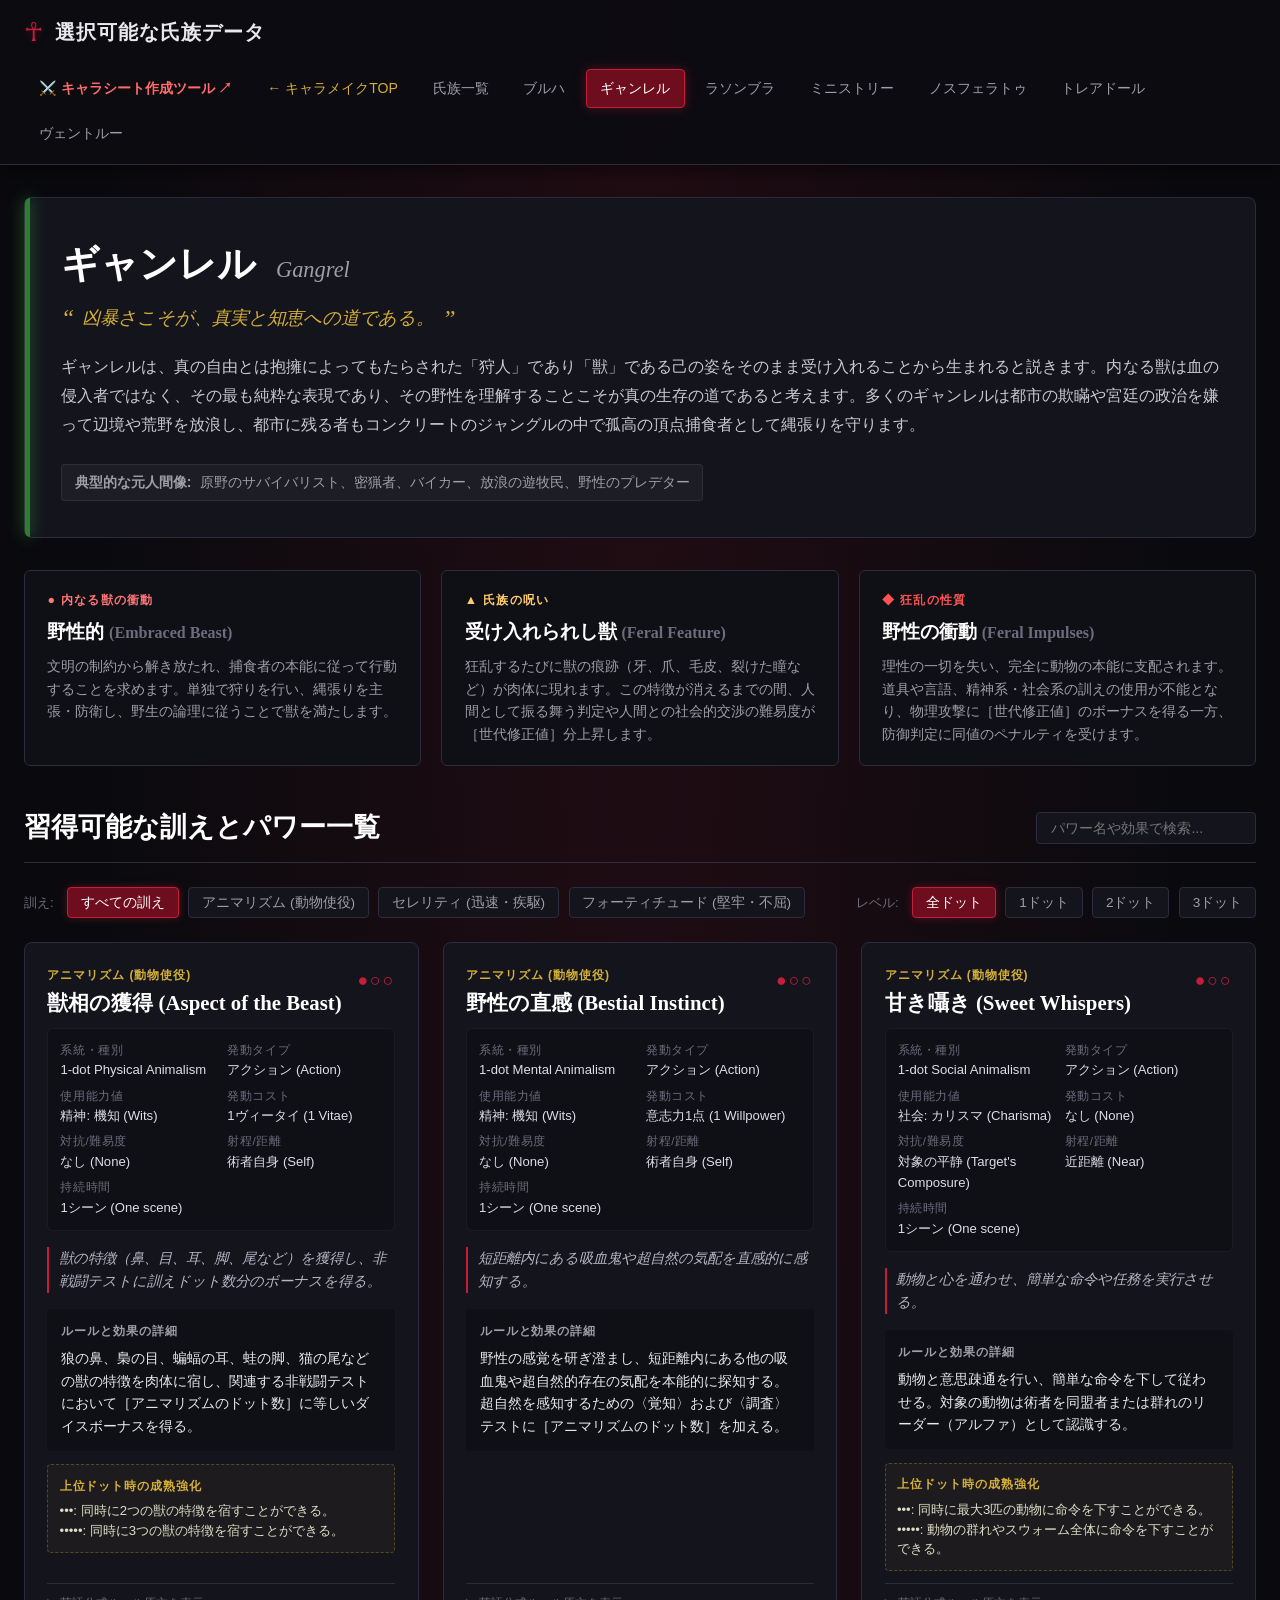
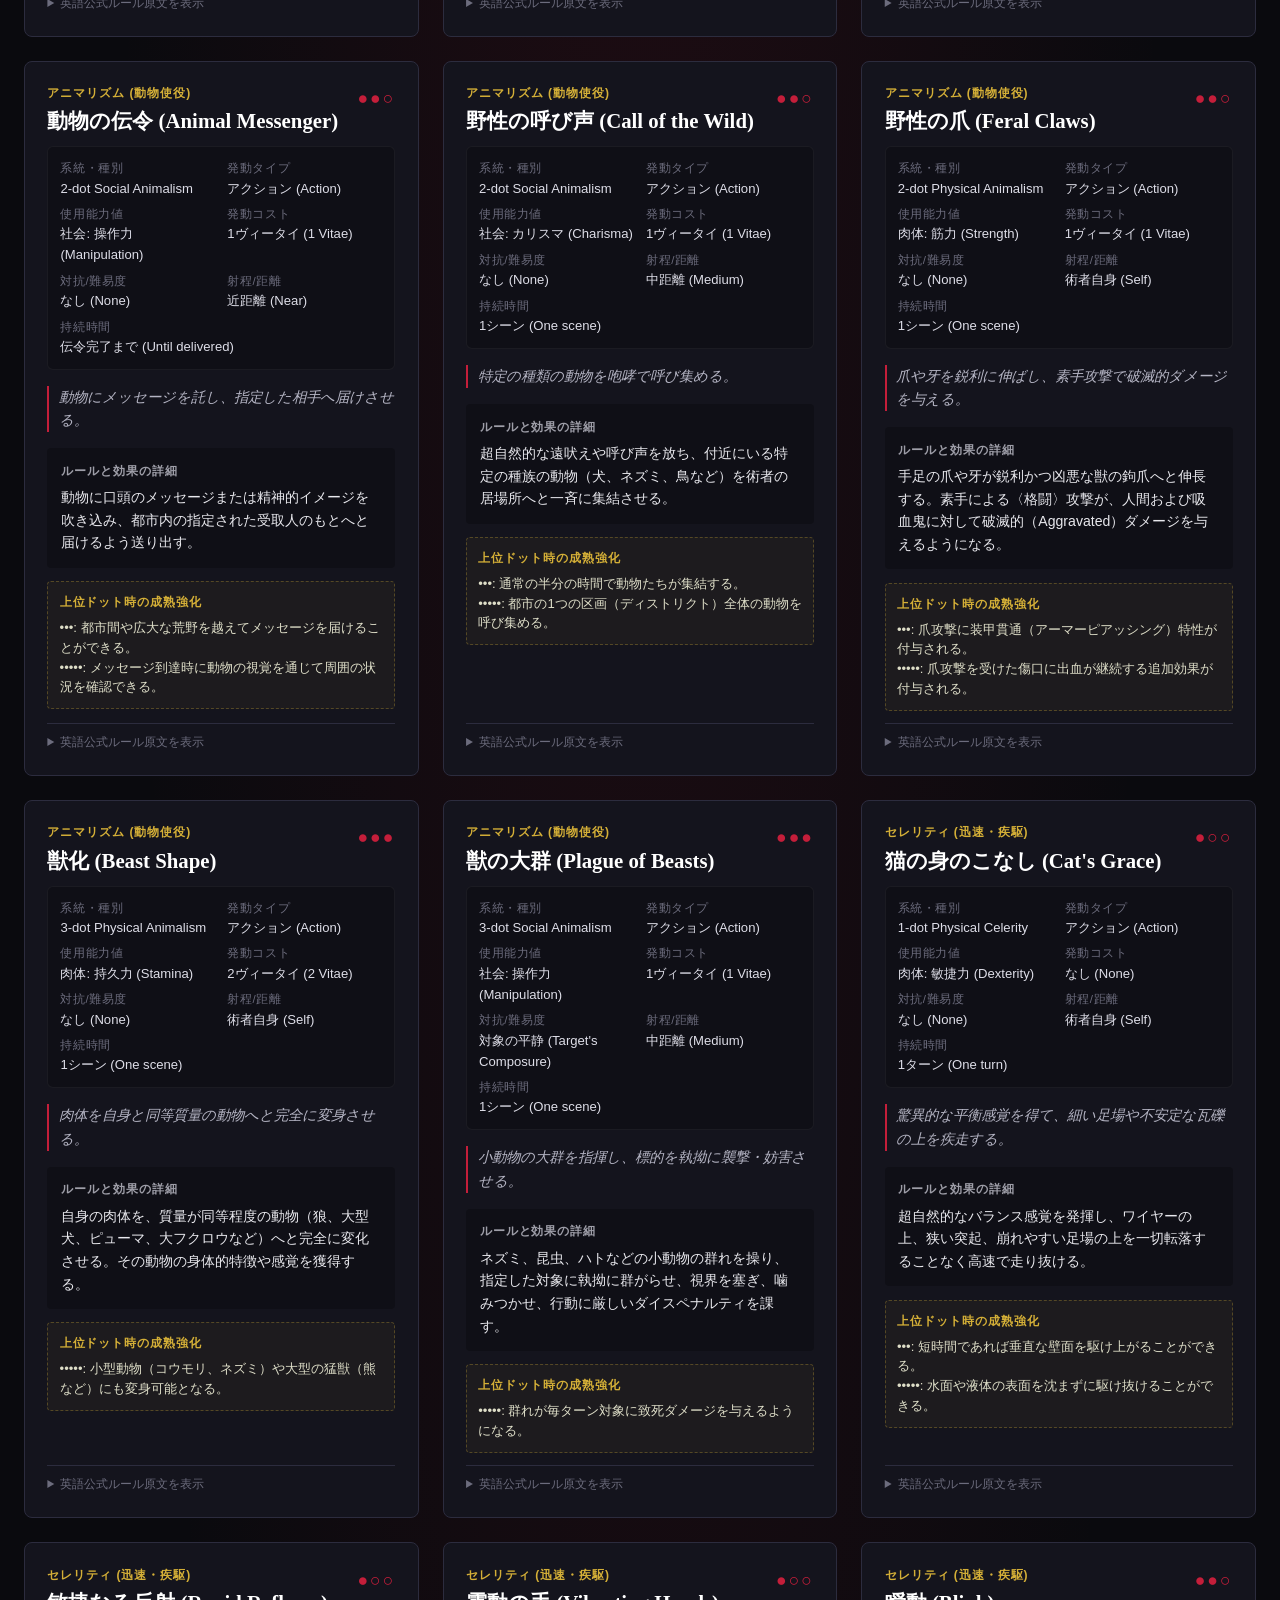
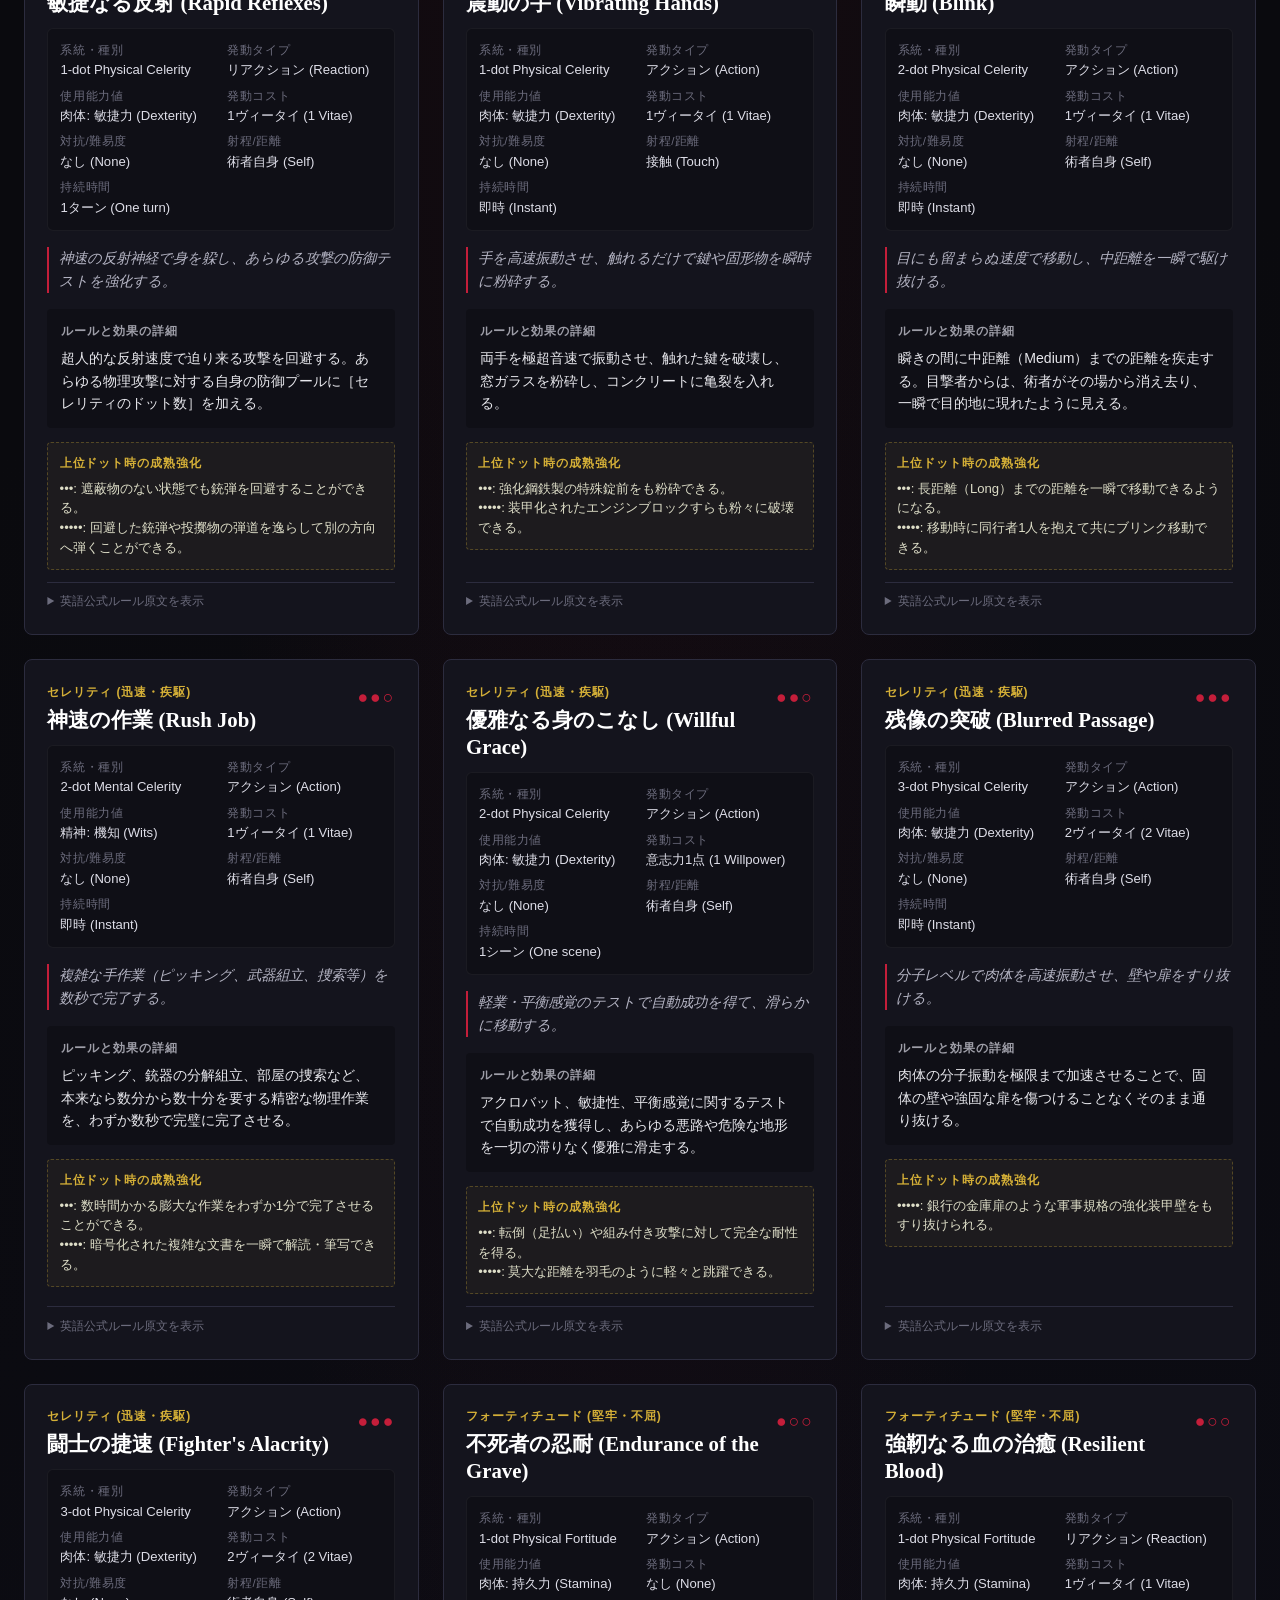
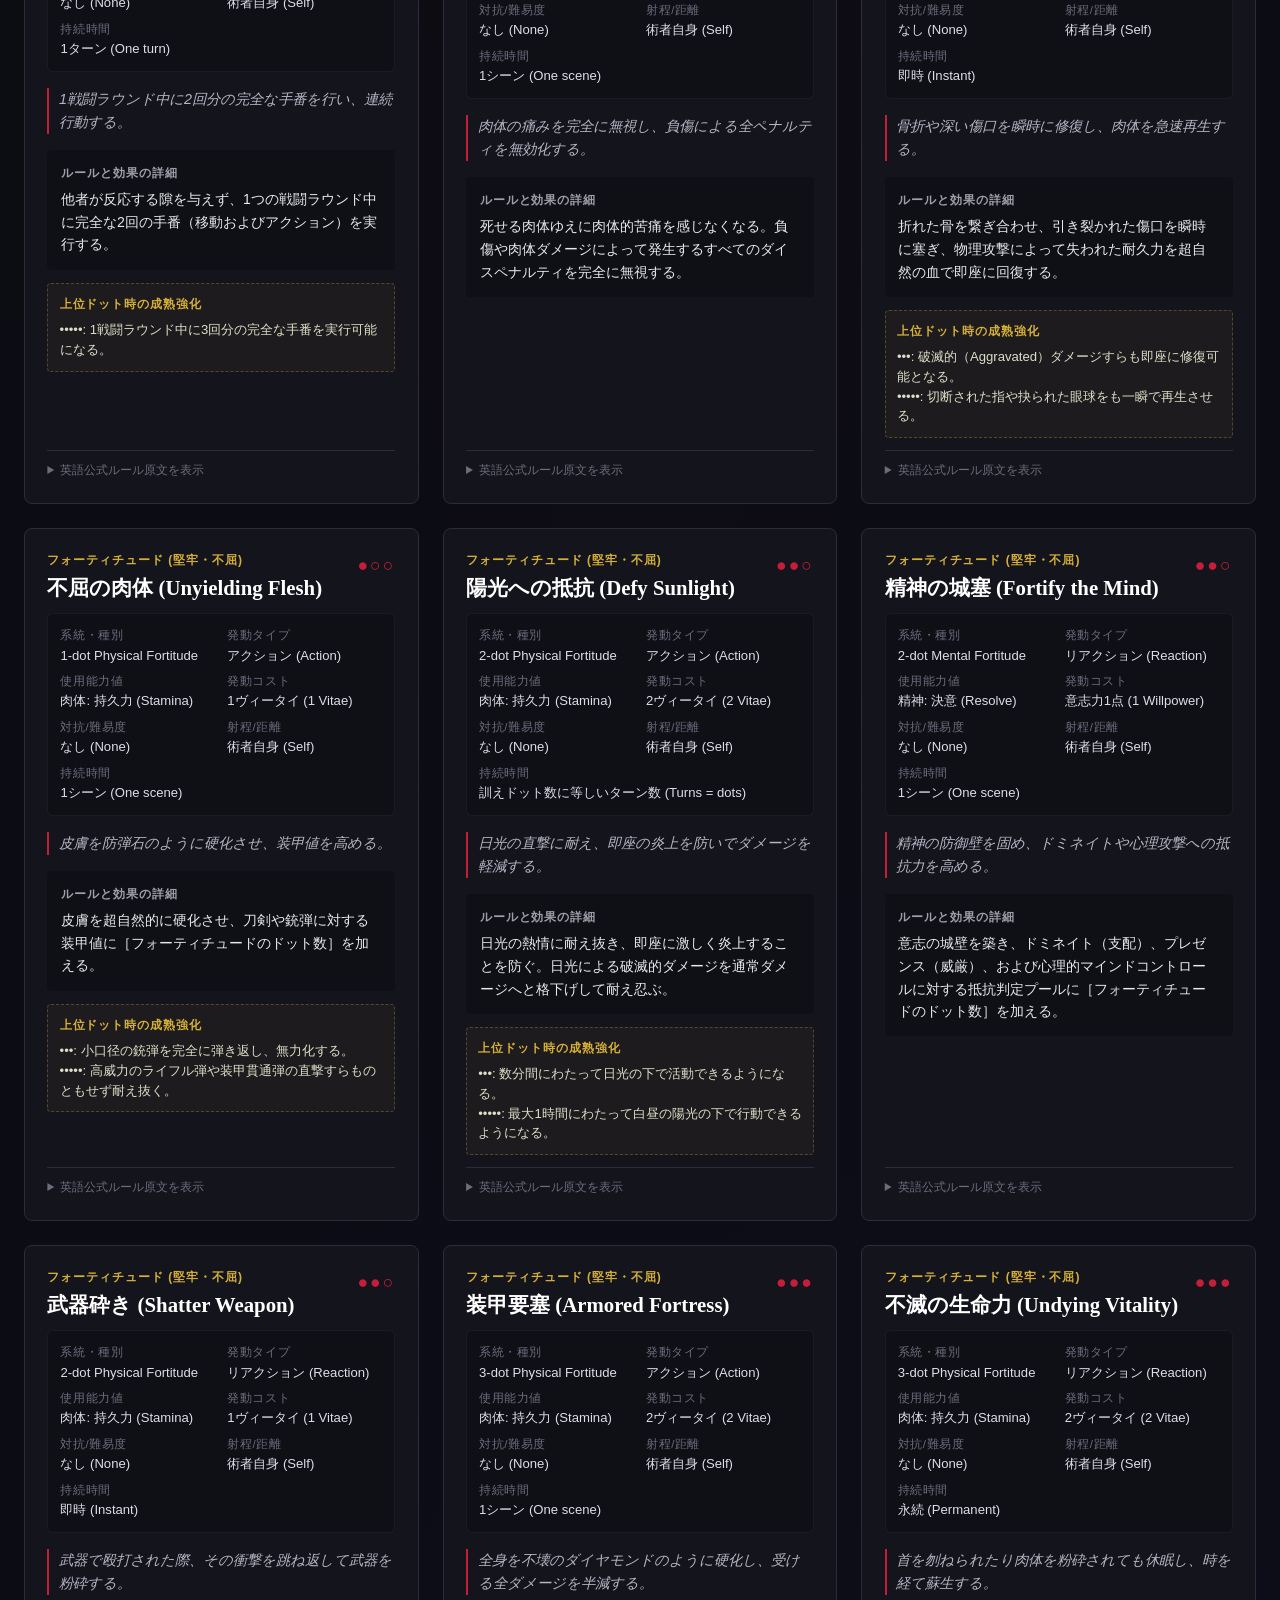
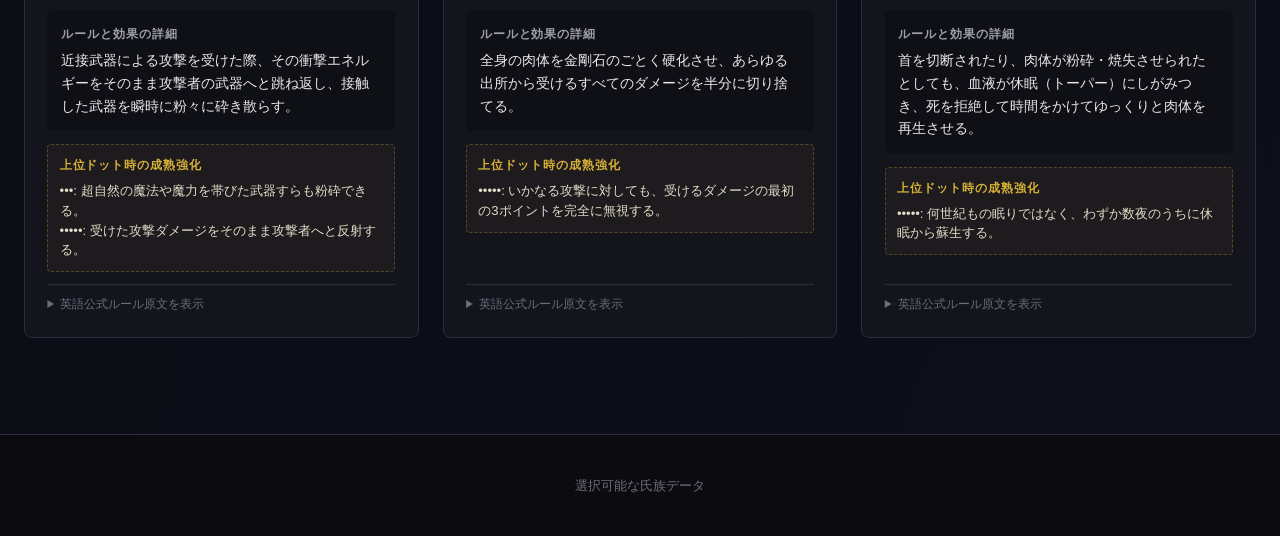
<file: guide/clan/gangrel.html>
<!DOCTYPE html>
<html lang="ja">
<head>
  <meta charset="UTF-8">
  <meta name="viewport" content="width=device-width, initial-scale=1.0">
  <title>ギャンレル (Gangrel) - 選択可能な氏族データ</title>
  <link rel="stylesheet" href="style.css">
  <style>
    :root {
      --clan-theme: #2e7d32;
      --clan-accent: #4caf50;
    }
  </style>
</head>
<body>
  <header class="site-header">
  <div class="nav-container">
    <a href="index.html" class="site-title">
      <span class="vtm-symbol">☥</span>
      <span class="title-text">選択可能な氏族データ</span>
    </a>
    <ul class="clan-nav-list"><li class="clan-nav-item"><a href="../../index.html" style="color:#ff6b6b; font-weight:bold;">⚔️ キャラシート作成ツール ↗</a></li>
      <li class="clan-nav-item"><a href="../index.html" style="color:var(--gold);">← キャラメイクTOP</a></li><li class="clan-nav-item"><a href="index.html">氏族一覧</a></li><li class="clan-nav-item"><a href="brujah.html">ブルハ</a></li><li class="clan-nav-item active"><a href="gangrel.html">ギャンレル</a></li><li class="clan-nav-item"><a href="lasombra.html">ラソンブラ</a></li><li class="clan-nav-item"><a href="ministry.html">ミニストリー</a></li><li class="clan-nav-item"><a href="nosferatu.html">ノスフェラトゥ</a></li><li class="clan-nav-item"><a href="toreador.html">トレアドール</a></li><li class="clan-nav-item"><a href="ventrue.html">ヴェントルー</a></li>
    </ul>
  </div>
</header>

  <main class="main-content">
    <div class="clan-header-card">
      <div class="clan-title-row">
        <h1 class="clan-name-ja">ギャンレル</h1>
        <span class="clan-name-en">Gangrel</span>
      </div>
      <div class="clan-tagline">凶暴さこそが、真実と知恵への道である。</div>
      <div class="clan-lore">ギャンレルは、真の自由とは抱擁によってもたらされた「狩人」であり「獣」である己の姿をそのまま受け入れることから生まれると説きます。内なる獣は血の侵入者ではなく、その最も純粋な表現であり、その野性を理解することこそが真の生存の道であると考えます。多くのギャンレルは都市の欺瞞や宮廷の政治を嫌って辺境や荒野を放浪し、都市に残る者もコンクリートのジャングルの中で孤高の頂点捕食者として縄張りを守ります。</div>
      <div class="clan-archetypes-badge">
        <strong>典型的な元人間像:</strong> 原野のサバイバリスト、密猟者、バイカー、放浪の遊牧民、野性のプレデター
      </div>
    </div>

    <div class="traits-grid">
      <div class="trait-box">
        <div class="trait-label beast">● 内なる獣の衝動</div>
        <div class="trait-title">野性的 <span style="font-size:0.85em; color:var(--text-dim);">(Embraced Beast)</span></div>
        <div class="trait-desc">文明の制約から解き放たれ、捕食者の本能に従って行動することを求めます。単独で狩りを行い、縄張りを主張・防衛し、野生の論理に従うことで獣を満たします。</div>
      </div>
      <div class="trait-box">
        <div class="trait-label curse">▲ 氏族の呪い</div>
        <div class="trait-title">受け入れられし獣 <span style="font-size:0.85em; color:var(--text-dim);">(Feral Feature)</span></div>
        <div class="trait-desc">狂乱するたびに獣の痕跡（牙、爪、毛皮、裂けた瞳など）が肉体に現れます。この特徴が消えるまでの間、人間として振る舞う判定や人間との社会的交渉の難易度が［世代修正値］分上昇します。</div>
      </div>
      <div class="trait-box">
        <div class="trait-label frenzy">◆ 狂乱の性質</div>
        <div class="trait-title">野性の衝動 <span style="font-size:0.85em; color:var(--text-dim);">(Feral Impulses)</span></div>
        <div class="trait-desc">理性の一切を失い、完全に動物の本能に支配されます。道具や言語、精神系・社会系の訓えの使用が不能となり、物理攻撃に［世代修正値］のボーナスを得る一方、防御判定に同値のペナルティを受けます。</div>
      </div>
    </div>

    <div class="section-header">
      <h2 class="section-title">習得可能な訓えとパワー一覧</h2>
      <div class="filter-controls">
        <input type="text" id="powerSearch" class="search-input" placeholder="パワー名や効果で検索...">
      </div>
    </div>

    <div style="display: flex; flex-wrap: wrap; gap: 1rem; justify-content: space-between; align-items: center; margin-bottom: 1.5rem;">
      <div class="filter-controls" id="discFilterGroup">
        <span style="font-size:0.82rem; color:var(--text-dim); margin-right:0.25rem;">訓え:</span>
        <button class="filter-btn active" data-disc="all">すべての訓え</button><button class="filter-btn" data-disc="アニマリズム (動物使役)">アニマリズム (動物使役)</button><button class="filter-btn" data-disc="セレリティ (迅速・疾駆)">セレリティ (迅速・疾駆)</button><button class="filter-btn" data-disc="フォーティチュード (堅牢・不屈)">フォーティチュード (堅牢・不屈)</button>
      </div>
      <div class="filter-controls" id="dotFilterGroup">
        <span style="font-size:0.82rem; color:var(--text-dim); margin-right:0.25rem;">レベル:</span>
        <button class="filter-btn active" data-dot="all">全ドット</button><button class="filter-btn" data-dot="1">1ドット</button><button class="filter-btn" data-dot="2">2ドット</button><button class="filter-btn" data-dot="3">3ドット</button>
      </div>
    </div>

    <div class="powers-grid" id="powersGrid">
      <div class="power-card" data-disc="アニマリズム (動物使役)" data-dot="1" data-name="獣相の獲得 (Aspect of the Beast)" data-summary="獣の特徴（鼻、目、耳、脚、尾など）を獲得し、非戦闘テストに訓えドット数分のボーナスを得る。">
  <div>
    <div class="power-header">
      <div class="power-title-wrap">
        <div class="power-discipline-badge">アニマリズム (動物使役)</div>
        <div class="power-name">獣相の獲得 (Aspect of the Beast)</div>
      </div>
      <div class="power-dots" title="1ドット">●○○</div>
    </div>
    
    <div class="power-meta-grid">
      <div class="meta-item">
        <span class="meta-label">系統・種別</span>
        <span class="meta-val">1-dot Physical Animalism</span>
      </div>
      <div class="meta-item">
        <span class="meta-label">発動タイプ</span>
        <span class="meta-val">アクション (Action)</span>
      </div>
      <div class="meta-item">
        <span class="meta-label">使用能力値</span>
        <span class="meta-val">精神: 機知 (Wits)</span>
      </div>
      <div class="meta-item">
        <span class="meta-label">発動コスト</span>
        <span class="meta-val">1ヴィータイ (1 Vitae)</span>
      </div>
      <div class="meta-item">
        <span class="meta-label">対抗/難易度</span>
        <span class="meta-val">なし (None)</span>
      </div>
      <div class="meta-item">
        <span class="meta-label">射程/距離</span>
        <span class="meta-val">術者自身 (Self)</span>
      </div>
      <div class="meta-item" style="grid-column: span 2;">
        <span class="meta-label">持続時間</span>
        <span class="meta-val">1シーン (One scene)</span>
      </div>
    </div>

    <div class="power-summary">獣の特徴（鼻、目、耳、脚、尾など）を獲得し、非戦闘テストに訓えドット数分のボーナスを得る。</div>

    <div class="power-rules-box">
      <div class="rules-heading">ルールと効果の詳細</div>
      <div class="rules-text">狼の鼻、梟の目、蝙蝠の耳、蛙の脚、猫の尾などの獣の特徴を肉体に宿し、関連する非戦闘テストにおいて［アニマリズムのドット数］に等しいダイスボーナスを得る。</div>
    </div>

    <div class="maturing-box">
  <div class="rules-heading">上位ドット時の成熟強化</div>
  <div class="maturing-text">•••: 同時に2つの獣の特徴を宿すことができる。
•••••: 同時に3つの獣の特徴を宿すことができる。</div>
</div>
  </div>

  <details class="en-accordion">
    <summary>英語公式ルール原文を表示</summary>
    <div class="en-content">
      <strong>Description:</strong> Assume an animal aspect (wolf's snout, owl's eyes, bat's ears, frog's legs, cat's tail) gaining bonus equal to dots in Animalism to relevant non-conflict tests.<br><br>
      <strong>Maturing:</strong> •••: Assume 2 animal aspects at once.
•••••: Assume 3 animal aspects at once.
    </div>
  </details>
</div><div class="power-card" data-disc="アニマリズム (動物使役)" data-dot="1" data-name="野性の直感 (Bestial Instinct)" data-summary="短距離内にある吸血鬼や超自然の気配を直感的に感知する。">
  <div>
    <div class="power-header">
      <div class="power-title-wrap">
        <div class="power-discipline-badge">アニマリズム (動物使役)</div>
        <div class="power-name">野性の直感 (Bestial Instinct)</div>
      </div>
      <div class="power-dots" title="1ドット">●○○</div>
    </div>
    
    <div class="power-meta-grid">
      <div class="meta-item">
        <span class="meta-label">系統・種別</span>
        <span class="meta-val">1-dot Mental Animalism</span>
      </div>
      <div class="meta-item">
        <span class="meta-label">発動タイプ</span>
        <span class="meta-val">アクション (Action)</span>
      </div>
      <div class="meta-item">
        <span class="meta-label">使用能力値</span>
        <span class="meta-val">精神: 機知 (Wits)</span>
      </div>
      <div class="meta-item">
        <span class="meta-label">発動コスト</span>
        <span class="meta-val">意志力1点 (1 Willpower)</span>
      </div>
      <div class="meta-item">
        <span class="meta-label">対抗/難易度</span>
        <span class="meta-val">なし (None)</span>
      </div>
      <div class="meta-item">
        <span class="meta-label">射程/距離</span>
        <span class="meta-val">術者自身 (Self)</span>
      </div>
      <div class="meta-item" style="grid-column: span 2;">
        <span class="meta-label">持続時間</span>
        <span class="meta-val">1シーン (One scene)</span>
      </div>
    </div>

    <div class="power-summary">短距離内にある吸血鬼や超自然の気配を直感的に感知する。</div>

    <div class="power-rules-box">
      <div class="rules-heading">ルールと効果の詳細</div>
      <div class="rules-text">野性の感覚を研ぎ澄まし、短距離内にある他の吸血鬼や超自然的存在の気配を本能的に探知する。超自然を感知するための〈覚知〉および〈調査〉テストに［アニマリズムのドット数］を加える。</div>
    </div>

    
  </div>

  <details class="en-accordion">
    <summary>英語公式ルール原文を表示</summary>
    <div class="en-content">
      <strong>Description:</strong> Hone senses to instinctively detect other vampires and supernatural beings within Short distance. Add dots in Animalism to Awareness and Investigation tests to detect the supernatural.<br><br>
      <strong>Maturing:</strong> None
    </div>
  </details>
</div><div class="power-card" data-disc="アニマリズム (動物使役)" data-dot="1" data-name="甘き囁き (Sweet Whispers)" data-summary="動物と心を通わせ、簡単な命令や任務を実行させる。">
  <div>
    <div class="power-header">
      <div class="power-title-wrap">
        <div class="power-discipline-badge">アニマリズム (動物使役)</div>
        <div class="power-name">甘き囁き (Sweet Whispers)</div>
      </div>
      <div class="power-dots" title="1ドット">●○○</div>
    </div>
    
    <div class="power-meta-grid">
      <div class="meta-item">
        <span class="meta-label">系統・種別</span>
        <span class="meta-val">1-dot Social Animalism</span>
      </div>
      <div class="meta-item">
        <span class="meta-label">発動タイプ</span>
        <span class="meta-val">アクション (Action)</span>
      </div>
      <div class="meta-item">
        <span class="meta-label">使用能力値</span>
        <span class="meta-val">社会: カリスマ (Charisma)</span>
      </div>
      <div class="meta-item">
        <span class="meta-label">発動コスト</span>
        <span class="meta-val">なし (None)</span>
      </div>
      <div class="meta-item">
        <span class="meta-label">対抗/難易度</span>
        <span class="meta-val">対象の平静 (Target's Composure)</span>
      </div>
      <div class="meta-item">
        <span class="meta-label">射程/距離</span>
        <span class="meta-val">近距離 (Near)</span>
      </div>
      <div class="meta-item" style="grid-column: span 2;">
        <span class="meta-label">持続時間</span>
        <span class="meta-val">1シーン (One scene)</span>
      </div>
    </div>

    <div class="power-summary">動物と心を通わせ、簡単な命令や任務を実行させる。</div>

    <div class="power-rules-box">
      <div class="rules-heading">ルールと効果の詳細</div>
      <div class="rules-text">動物と意思疎通を行い、簡単な命令を下して従わせる。対象の動物は術者を同盟者または群れのリーダー（アルファ）として認識する。</div>
    </div>

    <div class="maturing-box">
  <div class="rules-heading">上位ドット時の成熟強化</div>
  <div class="maturing-text">•••: 同時に最大3匹の動物に命令を下すことができる。
•••••: 動物の群れやスウォーム全体に命令を下すことができる。</div>
</div>
  </div>

  <details class="en-accordion">
    <summary>英語公式ルール原文を表示</summary>
    <div class="en-content">
      <strong>Description:</strong> Communicate with and command an animal to perform a simple task. The animal views you as an ally or alpha.<br><br>
      <strong>Maturing:</strong> •••: Compel up to 3 animals at once.
•••••: Compel a pack or swarm.
    </div>
  </details>
</div><div class="power-card" data-disc="アニマリズム (動物使役)" data-dot="2" data-name="動物の伝令 (Animal Messenger)" data-summary="動物にメッセージを託し、指定した相手へ届けさせる。">
  <div>
    <div class="power-header">
      <div class="power-title-wrap">
        <div class="power-discipline-badge">アニマリズム (動物使役)</div>
        <div class="power-name">動物の伝令 (Animal Messenger)</div>
      </div>
      <div class="power-dots" title="2ドット">●●○</div>
    </div>
    
    <div class="power-meta-grid">
      <div class="meta-item">
        <span class="meta-label">系統・種別</span>
        <span class="meta-val">2-dot Social Animalism</span>
      </div>
      <div class="meta-item">
        <span class="meta-label">発動タイプ</span>
        <span class="meta-val">アクション (Action)</span>
      </div>
      <div class="meta-item">
        <span class="meta-label">使用能力値</span>
        <span class="meta-val">社会: 操作力 (Manipulation)</span>
      </div>
      <div class="meta-item">
        <span class="meta-label">発動コスト</span>
        <span class="meta-val">1ヴィータイ (1 Vitae)</span>
      </div>
      <div class="meta-item">
        <span class="meta-label">対抗/難易度</span>
        <span class="meta-val">なし (None)</span>
      </div>
      <div class="meta-item">
        <span class="meta-label">射程/距離</span>
        <span class="meta-val">近距離 (Near)</span>
      </div>
      <div class="meta-item" style="grid-column: span 2;">
        <span class="meta-label">持続時間</span>
        <span class="meta-val">伝令完了まで (Until delivered)</span>
      </div>
    </div>

    <div class="power-summary">動物にメッセージを託し、指定した相手へ届けさせる。</div>

    <div class="power-rules-box">
      <div class="rules-heading">ルールと効果の詳細</div>
      <div class="rules-text">動物に口頭のメッセージまたは精神的イメージを吹き込み、都市内の指定された受取人のもとへと届けるよう送り出す。</div>
    </div>

    <div class="maturing-box">
  <div class="rules-heading">上位ドット時の成熟強化</div>
  <div class="maturing-text">•••: 都市間や広大な荒野を越えてメッセージを届けることができる。
•••••: メッセージ到達時に動物の視覚を通じて周囲の状況を確認できる。</div>
</div>
  </div>

  <details class="en-accordion">
    <summary>英語公式ルール原文を表示</summary>
    <div class="en-content">
      <strong>Description:</strong> Imbue an animal with a spoken message or mental image and send it to a designated recipient within the city.<br><br>
      <strong>Maturing:</strong> •••: The animal can travel across cities or wilderness.
•••••: You can view through the animal's eyes upon delivery.
    </div>
  </details>
</div><div class="power-card" data-disc="アニマリズム (動物使役)" data-dot="2" data-name="野性の呼び声 (Call of the Wild)" data-summary="特定の種類の動物を咆哮で呼び集める。">
  <div>
    <div class="power-header">
      <div class="power-title-wrap">
        <div class="power-discipline-badge">アニマリズム (動物使役)</div>
        <div class="power-name">野性の呼び声 (Call of the Wild)</div>
      </div>
      <div class="power-dots" title="2ドット">●●○</div>
    </div>
    
    <div class="power-meta-grid">
      <div class="meta-item">
        <span class="meta-label">系統・種別</span>
        <span class="meta-val">2-dot Social Animalism</span>
      </div>
      <div class="meta-item">
        <span class="meta-label">発動タイプ</span>
        <span class="meta-val">アクション (Action)</span>
      </div>
      <div class="meta-item">
        <span class="meta-label">使用能力値</span>
        <span class="meta-val">社会: カリスマ (Charisma)</span>
      </div>
      <div class="meta-item">
        <span class="meta-label">発動コスト</span>
        <span class="meta-val">1ヴィータイ (1 Vitae)</span>
      </div>
      <div class="meta-item">
        <span class="meta-label">対抗/難易度</span>
        <span class="meta-val">なし (None)</span>
      </div>
      <div class="meta-item">
        <span class="meta-label">射程/距離</span>
        <span class="meta-val">中距離 (Medium)</span>
      </div>
      <div class="meta-item" style="grid-column: span 2;">
        <span class="meta-label">持続時間</span>
        <span class="meta-val">1シーン (One scene)</span>
      </div>
    </div>

    <div class="power-summary">特定の種類の動物を咆哮で呼び集める。</div>

    <div class="power-rules-box">
      <div class="rules-heading">ルールと効果の詳細</div>
      <div class="rules-text">超自然的な遠吠えや呼び声を放ち、付近にいる特定の種族の動物（犬、ネズミ、鳥など）を術者の居場所へと一斉に集結させる。</div>
    </div>

    <div class="maturing-box">
  <div class="rules-heading">上位ドット時の成熟強化</div>
  <div class="maturing-text">•••: 通常の半分の時間で動物たちが集結する。
•••••: 都市の1つの区画（ディストリクト）全体の動物を呼び集める。</div>
</div>
  </div>

  <details class="en-accordion">
    <summary>英語公式ルール原文を表示</summary>
    <div class="en-content">
      <strong>Description:</strong> Let out a supernatural howl or call that summons all nearby animals of a specific species (dogs, rats, birds) to your location.<br><br>
      <strong>Maturing:</strong> •••: Animals arrive in half the time.
•••••: Summons all animals within an entire city district.
    </div>
  </details>
</div><div class="power-card" data-disc="アニマリズム (動物使役)" data-dot="2" data-name="野性の爪 (Feral Claws)" data-summary="爪や牙を鋭利に伸ばし、素手攻撃で破滅的ダメージを与える。">
  <div>
    <div class="power-header">
      <div class="power-title-wrap">
        <div class="power-discipline-badge">アニマリズム (動物使役)</div>
        <div class="power-name">野性の爪 (Feral Claws)</div>
      </div>
      <div class="power-dots" title="2ドット">●●○</div>
    </div>
    
    <div class="power-meta-grid">
      <div class="meta-item">
        <span class="meta-label">系統・種別</span>
        <span class="meta-val">2-dot Physical Animalism</span>
      </div>
      <div class="meta-item">
        <span class="meta-label">発動タイプ</span>
        <span class="meta-val">アクション (Action)</span>
      </div>
      <div class="meta-item">
        <span class="meta-label">使用能力値</span>
        <span class="meta-val">肉体: 筋力 (Strength)</span>
      </div>
      <div class="meta-item">
        <span class="meta-label">発動コスト</span>
        <span class="meta-val">1ヴィータイ (1 Vitae)</span>
      </div>
      <div class="meta-item">
        <span class="meta-label">対抗/難易度</span>
        <span class="meta-val">なし (None)</span>
      </div>
      <div class="meta-item">
        <span class="meta-label">射程/距離</span>
        <span class="meta-val">術者自身 (Self)</span>
      </div>
      <div class="meta-item" style="grid-column: span 2;">
        <span class="meta-label">持続時間</span>
        <span class="meta-val">1シーン (One scene)</span>
      </div>
    </div>

    <div class="power-summary">爪や牙を鋭利に伸ばし、素手攻撃で破滅的ダメージを与える。</div>

    <div class="power-rules-box">
      <div class="rules-heading">ルールと効果の詳細</div>
      <div class="rules-text">手足の爪や牙が鋭利かつ凶悪な獣の鉤爪へと伸長する。素手による〈格闘〉攻撃が、人間および吸血鬼に対して破滅的（Aggravated）ダメージを与えるようになる。</div>
    </div>

    <div class="maturing-box">
  <div class="rules-heading">上位ドット時の成熟強化</div>
  <div class="maturing-text">•••: 爪攻撃に装甲貫通（アーマーピアッシング）特性が付与される。
•••••: 爪攻撃を受けた傷口に出血が継続する追加効果が付与される。</div>
</div>
  </div>

  <details class="en-accordion">
    <summary>英語公式ルール原文を表示</summary>
    <div class="en-content">
      <strong>Description:</strong> Your nails or fangs lengthen into vicious, razor-sharp claws. Your unarmed brawl attacks deal Aggravated damage to mortals and Kindred.<br><br>
      <strong>Maturing:</strong> •••: Claws gain armor-piercing quality.
•••••: Claws cause lingering bleed damage.
    </div>
  </details>
</div><div class="power-card" data-disc="アニマリズム (動物使役)" data-dot="3" data-name="獣化 (Beast Shape)" data-summary="肉体を自身と同等質量の動物へと完全に変身させる。">
  <div>
    <div class="power-header">
      <div class="power-title-wrap">
        <div class="power-discipline-badge">アニマリズム (動物使役)</div>
        <div class="power-name">獣化 (Beast Shape)</div>
      </div>
      <div class="power-dots" title="3ドット">●●●</div>
    </div>
    
    <div class="power-meta-grid">
      <div class="meta-item">
        <span class="meta-label">系統・種別</span>
        <span class="meta-val">3-dot Physical Animalism</span>
      </div>
      <div class="meta-item">
        <span class="meta-label">発動タイプ</span>
        <span class="meta-val">アクション (Action)</span>
      </div>
      <div class="meta-item">
        <span class="meta-label">使用能力値</span>
        <span class="meta-val">肉体: 持久力 (Stamina)</span>
      </div>
      <div class="meta-item">
        <span class="meta-label">発動コスト</span>
        <span class="meta-val">2ヴィータイ (2 Vitae)</span>
      </div>
      <div class="meta-item">
        <span class="meta-label">対抗/難易度</span>
        <span class="meta-val">なし (None)</span>
      </div>
      <div class="meta-item">
        <span class="meta-label">射程/距離</span>
        <span class="meta-val">術者自身 (Self)</span>
      </div>
      <div class="meta-item" style="grid-column: span 2;">
        <span class="meta-label">持続時間</span>
        <span class="meta-val">1シーン (One scene)</span>
      </div>
    </div>

    <div class="power-summary">肉体を自身と同等質量の動物へと完全に変身させる。</div>

    <div class="power-rules-box">
      <div class="rules-heading">ルールと効果の詳細</div>
      <div class="rules-text">自身の肉体を、質量が同等程度の動物（狼、大型犬、ピューマ、大フクロウなど）へと完全に変化させる。その動物の身体的特徴や感覚を獲得する。</div>
    </div>

    <div class="maturing-box">
  <div class="rules-heading">上位ドット時の成熟強化</div>
  <div class="maturing-text">•••••: 小型動物（コウモリ、ネズミ）や大型の猛獣（熊など）にも変身可能となる。</div>
</div>
  </div>

  <details class="en-accordion">
    <summary>英語公式ルール原文を表示</summary>
    <div class="en-content">
      <strong>Description:</strong> Transform your body completely into an animal roughly equivalent in mass (wolf, large dog, panther, great owl). Gain animal's physical traits.<br><br>
      <strong>Maturing:</strong> •••••: Can transform into small animals (bat, rat) or huge beasts (bear).
    </div>
  </details>
</div><div class="power-card" data-disc="アニマリズム (動物使役)" data-dot="3" data-name="獣の大群 (Plague of Beasts)" data-summary="小動物の大群を指揮し、標的を執拗に襲撃・妨害させる。">
  <div>
    <div class="power-header">
      <div class="power-title-wrap">
        <div class="power-discipline-badge">アニマリズム (動物使役)</div>
        <div class="power-name">獣の大群 (Plague of Beasts)</div>
      </div>
      <div class="power-dots" title="3ドット">●●●</div>
    </div>
    
    <div class="power-meta-grid">
      <div class="meta-item">
        <span class="meta-label">系統・種別</span>
        <span class="meta-val">3-dot Social Animalism</span>
      </div>
      <div class="meta-item">
        <span class="meta-label">発動タイプ</span>
        <span class="meta-val">アクション (Action)</span>
      </div>
      <div class="meta-item">
        <span class="meta-label">使用能力値</span>
        <span class="meta-val">社会: 操作力 (Manipulation)</span>
      </div>
      <div class="meta-item">
        <span class="meta-label">発動コスト</span>
        <span class="meta-val">1ヴィータイ (1 Vitae)</span>
      </div>
      <div class="meta-item">
        <span class="meta-label">対抗/難易度</span>
        <span class="meta-val">対象の平静 (Target's Composure)</span>
      </div>
      <div class="meta-item">
        <span class="meta-label">射程/距離</span>
        <span class="meta-val">中距離 (Medium)</span>
      </div>
      <div class="meta-item" style="grid-column: span 2;">
        <span class="meta-label">持続時間</span>
        <span class="meta-val">1シーン (One scene)</span>
      </div>
    </div>

    <div class="power-summary">小動物の大群を指揮し、標的を執拗に襲撃・妨害させる。</div>

    <div class="power-rules-box">
      <div class="rules-heading">ルールと効果の詳細</div>
      <div class="rules-text">ネズミ、昆虫、ハトなどの小動物の群れを操り、指定した対象に執拗に群がらせ、視界を塞ぎ、噛みつかせ、行動に厳しいダイスペナルティを課す。</div>
    </div>

    <div class="maturing-box">
  <div class="rules-heading">上位ドット時の成熟強化</div>
  <div class="maturing-text">•••••: 群れが毎ターン対象に致死ダメージを与えるようになる。</div>
</div>
  </div>

  <details class="en-accordion">
    <summary>英語公式ルール原文を表示</summary>
    <div class="en-content">
      <strong>Description:</strong> Command swarms of small beasts (rats, insects, pigeons) to relentlessly harass, blind, and bite a designated target, imposing severe dice penalties.<br><br>
      <strong>Maturing:</strong> •••••: Swarm deals lethal damage each turn.
    </div>
  </details>
</div><div class="power-card" data-disc="セレリティ (迅速・疾駆)" data-dot="1" data-name="猫の身のこなし (Cat's Grace)" data-summary="驚異的な平衡感覚を得て、細い足場や不安定な瓦礫の上を疾走する。">
  <div>
    <div class="power-header">
      <div class="power-title-wrap">
        <div class="power-discipline-badge">セレリティ (迅速・疾駆)</div>
        <div class="power-name">猫の身のこなし (Cat's Grace)</div>
      </div>
      <div class="power-dots" title="1ドット">●○○</div>
    </div>
    
    <div class="power-meta-grid">
      <div class="meta-item">
        <span class="meta-label">系統・種別</span>
        <span class="meta-val">1-dot Physical Celerity</span>
      </div>
      <div class="meta-item">
        <span class="meta-label">発動タイプ</span>
        <span class="meta-val">アクション (Action)</span>
      </div>
      <div class="meta-item">
        <span class="meta-label">使用能力値</span>
        <span class="meta-val">肉体: 敏捷力 (Dexterity)</span>
      </div>
      <div class="meta-item">
        <span class="meta-label">発動コスト</span>
        <span class="meta-val">なし (None)</span>
      </div>
      <div class="meta-item">
        <span class="meta-label">対抗/難易度</span>
        <span class="meta-val">なし (None)</span>
      </div>
      <div class="meta-item">
        <span class="meta-label">射程/距離</span>
        <span class="meta-val">術者自身 (Self)</span>
      </div>
      <div class="meta-item" style="grid-column: span 2;">
        <span class="meta-label">持続時間</span>
        <span class="meta-val">1ターン (One turn)</span>
      </div>
    </div>

    <div class="power-summary">驚異的な平衡感覚を得て、細い足場や不安定な瓦礫の上を疾走する。</div>

    <div class="power-rules-box">
      <div class="rules-heading">ルールと効果の詳細</div>
      <div class="rules-text">超自然的なバランス感覚を発揮し、ワイヤーの上、狭い突起、崩れやすい足場の上を一切転落することなく高速で走り抜ける。</div>
    </div>

    <div class="maturing-box">
  <div class="rules-heading">上位ドット時の成熟強化</div>
  <div class="maturing-text">•••: 短時間であれば垂直な壁面を駆け上がることができる。
•••••: 水面や液体の表面を沈まずに駆け抜けることができる。</div>
</div>
  </div>

  <details class="en-accordion">
    <summary>英語公式ルール原文を表示</summary>
    <div class="en-content">
      <strong>Description:</strong> Move with supernatural balance, running across wires, narrow ledges, or unstable debris without falling.<br><br>
      <strong>Maturing:</strong> •••: Can run across vertical walls for short bursts.
•••••: Can run across liquids.
    </div>
  </details>
</div><div class="power-card" data-disc="セレリティ (迅速・疾駆)" data-dot="1" data-name="敏捷なる反射 (Rapid Reflexes)" data-summary="神速の反射神経で身を躱し、あらゆる攻撃の防御テストを強化する。">
  <div>
    <div class="power-header">
      <div class="power-title-wrap">
        <div class="power-discipline-badge">セレリティ (迅速・疾駆)</div>
        <div class="power-name">敏捷なる反射 (Rapid Reflexes)</div>
      </div>
      <div class="power-dots" title="1ドット">●○○</div>
    </div>
    
    <div class="power-meta-grid">
      <div class="meta-item">
        <span class="meta-label">系統・種別</span>
        <span class="meta-val">1-dot Physical Celerity</span>
      </div>
      <div class="meta-item">
        <span class="meta-label">発動タイプ</span>
        <span class="meta-val">リアクション (Reaction)</span>
      </div>
      <div class="meta-item">
        <span class="meta-label">使用能力値</span>
        <span class="meta-val">肉体: 敏捷力 (Dexterity)</span>
      </div>
      <div class="meta-item">
        <span class="meta-label">発動コスト</span>
        <span class="meta-val">1ヴィータイ (1 Vitae)</span>
      </div>
      <div class="meta-item">
        <span class="meta-label">対抗/難易度</span>
        <span class="meta-val">なし (None)</span>
      </div>
      <div class="meta-item">
        <span class="meta-label">射程/距離</span>
        <span class="meta-val">術者自身 (Self)</span>
      </div>
      <div class="meta-item" style="grid-column: span 2;">
        <span class="meta-label">持続時間</span>
        <span class="meta-val">1ターン (One turn)</span>
      </div>
    </div>

    <div class="power-summary">神速の反射神経で身を躱し、あらゆる攻撃の防御テストを強化する。</div>

    <div class="power-rules-box">
      <div class="rules-heading">ルールと効果の詳細</div>
      <div class="rules-text">超人的な反射速度で迫り来る攻撃を回避する。あらゆる物理攻撃に対する自身の防御プールに［セレリティのドット数］を加える。</div>
    </div>

    <div class="maturing-box">
  <div class="rules-heading">上位ドット時の成熟強化</div>
  <div class="maturing-text">•••: 遮蔽物のない状態でも銃弾を回避することができる。
•••••: 回避した銃弾や投擲物の弾道を逸らして別の方向へ弾くことができる。</div>
</div>
  </div>

  <details class="en-accordion">
    <summary>英語公式ルール原文を表示</summary>
    <div class="en-content">
      <strong>Description:</strong> Dodge incoming attacks with preternatural speed. Add dots in Celerity to your defense pools against physical attacks.<br><br>
      <strong>Maturing:</strong> •••: Can dodge bullets without cover.
•••••: Can redirect missed projectile attacks.
    </div>
  </details>
</div><div class="power-card" data-disc="セレリティ (迅速・疾駆)" data-dot="1" data-name="震動の手 (Vibrating Hands)" data-summary="手を高速振動させ、触れるだけで鍵や固形物を瞬時に粉砕する。">
  <div>
    <div class="power-header">
      <div class="power-title-wrap">
        <div class="power-discipline-badge">セレリティ (迅速・疾駆)</div>
        <div class="power-name">震動の手 (Vibrating Hands)</div>
      </div>
      <div class="power-dots" title="1ドット">●○○</div>
    </div>
    
    <div class="power-meta-grid">
      <div class="meta-item">
        <span class="meta-label">系統・種別</span>
        <span class="meta-val">1-dot Physical Celerity</span>
      </div>
      <div class="meta-item">
        <span class="meta-label">発動タイプ</span>
        <span class="meta-val">アクション (Action)</span>
      </div>
      <div class="meta-item">
        <span class="meta-label">使用能力値</span>
        <span class="meta-val">肉体: 敏捷力 (Dexterity)</span>
      </div>
      <div class="meta-item">
        <span class="meta-label">発動コスト</span>
        <span class="meta-val">1ヴィータイ (1 Vitae)</span>
      </div>
      <div class="meta-item">
        <span class="meta-label">対抗/難易度</span>
        <span class="meta-val">なし (None)</span>
      </div>
      <div class="meta-item">
        <span class="meta-label">射程/距離</span>
        <span class="meta-val">接触 (Touch)</span>
      </div>
      <div class="meta-item" style="grid-column: span 2;">
        <span class="meta-label">持続時間</span>
        <span class="meta-val">即時 (Instant)</span>
      </div>
    </div>

    <div class="power-summary">手を高速振動させ、触れるだけで鍵や固形物を瞬時に粉砕する。</div>

    <div class="power-rules-box">
      <div class="rules-heading">ルールと効果の詳細</div>
      <div class="rules-text">両手を極超音速で振動させ、触れた鍵を破壊し、窓ガラスを粉砕し、コンクリートに亀裂を入れる。</div>
    </div>

    <div class="maturing-box">
  <div class="rules-heading">上位ドット時の成熟強化</div>
  <div class="maturing-text">•••: 強化鋼鉄製の特殊錠前をも粉砕できる。
•••••: 装甲化されたエンジンブロックすらも粉々に破壊できる。</div>
</div>
  </div>

  <details class="en-accordion">
    <summary>英語公式ルール原文を表示</summary>
    <div class="en-content">
      <strong>Description:</strong> Vibrate your hands at hyperspeed to shatter locks, shatter glass, or crack concrete with a single touch.<br><br>
      <strong>Maturing:</strong> •••: Destroys reinforced steel locks.
•••••: Can shatter armored engine blocks.
    </div>
  </details>
</div><div class="power-card" data-disc="セレリティ (迅速・疾駆)" data-dot="2" data-name="瞬動 (Blink)" data-summary="目にも留まらぬ速度で移動し、中距離を一瞬で駆け抜ける。">
  <div>
    <div class="power-header">
      <div class="power-title-wrap">
        <div class="power-discipline-badge">セレリティ (迅速・疾駆)</div>
        <div class="power-name">瞬動 (Blink)</div>
      </div>
      <div class="power-dots" title="2ドット">●●○</div>
    </div>
    
    <div class="power-meta-grid">
      <div class="meta-item">
        <span class="meta-label">系統・種別</span>
        <span class="meta-val">2-dot Physical Celerity</span>
      </div>
      <div class="meta-item">
        <span class="meta-label">発動タイプ</span>
        <span class="meta-val">アクション (Action)</span>
      </div>
      <div class="meta-item">
        <span class="meta-label">使用能力値</span>
        <span class="meta-val">肉体: 敏捷力 (Dexterity)</span>
      </div>
      <div class="meta-item">
        <span class="meta-label">発動コスト</span>
        <span class="meta-val">1ヴィータイ (1 Vitae)</span>
      </div>
      <div class="meta-item">
        <span class="meta-label">対抗/難易度</span>
        <span class="meta-val">なし (None)</span>
      </div>
      <div class="meta-item">
        <span class="meta-label">射程/距離</span>
        <span class="meta-val">術者自身 (Self)</span>
      </div>
      <div class="meta-item" style="grid-column: span 2;">
        <span class="meta-label">持続時間</span>
        <span class="meta-val">即時 (Instant)</span>
      </div>
    </div>

    <div class="power-summary">目にも留まらぬ速度で移動し、中距離を一瞬で駆け抜ける。</div>

    <div class="power-rules-box">
      <div class="rules-heading">ルールと効果の詳細</div>
      <div class="rules-text">瞬きの間に中距離（Medium）までの距離を疾走する。目撃者からは、術者がその場から消え去り、一瞬で目的地に現れたように見える。</div>
    </div>

    <div class="maturing-box">
  <div class="rules-heading">上位ドット時の成熟強化</div>
  <div class="maturing-text">•••: 長距離（Long）までの距離を一瞬で移動できるようになる。
•••••: 移動時に同行者1人を抱えて共にブリンク移動できる。</div>
</div>
  </div>

  <details class="en-accordion">
    <summary>英語公式ルール原文を表示</summary>
    <div class="en-content">
      <strong>Description:</strong> Move up to Medium distance in the blink of an eye. Observers see you vanish and reappear instantly.<br><br>
      <strong>Maturing:</strong> •••: Move up to Long distance.
•••••: Can carry a passenger while blinking.
    </div>
  </details>
</div><div class="power-card" data-disc="セレリティ (迅速・疾駆)" data-dot="2" data-name="神速の作業 (Rush Job)" data-summary="複雑な手作業（ピッキング、武器組立、捜索等）を数秒で完了する。">
  <div>
    <div class="power-header">
      <div class="power-title-wrap">
        <div class="power-discipline-badge">セレリティ (迅速・疾駆)</div>
        <div class="power-name">神速の作業 (Rush Job)</div>
      </div>
      <div class="power-dots" title="2ドット">●●○</div>
    </div>
    
    <div class="power-meta-grid">
      <div class="meta-item">
        <span class="meta-label">系統・種別</span>
        <span class="meta-val">2-dot Mental Celerity</span>
      </div>
      <div class="meta-item">
        <span class="meta-label">発動タイプ</span>
        <span class="meta-val">アクション (Action)</span>
      </div>
      <div class="meta-item">
        <span class="meta-label">使用能力値</span>
        <span class="meta-val">精神: 機知 (Wits)</span>
      </div>
      <div class="meta-item">
        <span class="meta-label">発動コスト</span>
        <span class="meta-val">1ヴィータイ (1 Vitae)</span>
      </div>
      <div class="meta-item">
        <span class="meta-label">対抗/難易度</span>
        <span class="meta-val">なし (None)</span>
      </div>
      <div class="meta-item">
        <span class="meta-label">射程/距離</span>
        <span class="meta-val">術者自身 (Self)</span>
      </div>
      <div class="meta-item" style="grid-column: span 2;">
        <span class="meta-label">持続時間</span>
        <span class="meta-val">即時 (Instant)</span>
      </div>
    </div>

    <div class="power-summary">複雑な手作業（ピッキング、武器組立、捜索等）を数秒で完了する。</div>

    <div class="power-rules-box">
      <div class="rules-heading">ルールと効果の詳細</div>
      <div class="rules-text">ピッキング、銃器の分解組立、部屋の捜索など、本来なら数分から数十分を要する精密な物理作業を、わずか数秒で完璧に完了させる。</div>
    </div>

    <div class="maturing-box">
  <div class="rules-heading">上位ドット時の成熟強化</div>
  <div class="maturing-text">•••: 数時間かかる膨大な作業をわずか1分で完了させることができる。
•••••: 暗号化された複雑な文書を一瞬で解読・筆写できる。</div>
</div>
  </div>

  <details class="en-accordion">
    <summary>英語公式ルール原文を表示</summary>
    <div class="en-content">
      <strong>Description:</strong> Complete complex manual tasks (picking locks, assembling weapons, searching a room) in mere seconds rather than minutes.<br><br>
      <strong>Maturing:</strong> •••: Complete hours of work in one minute.
•••••: Decipher encrypted text in moments.
    </div>
  </details>
</div><div class="power-card" data-disc="セレリティ (迅速・疾駆)" data-dot="2" data-name="優雅なる身のこなし (Willful Grace)" data-summary="軽業・平衡感覚のテストで自動成功を得て、滑らかに移動する。">
  <div>
    <div class="power-header">
      <div class="power-title-wrap">
        <div class="power-discipline-badge">セレリティ (迅速・疾駆)</div>
        <div class="power-name">優雅なる身のこなし (Willful Grace)</div>
      </div>
      <div class="power-dots" title="2ドット">●●○</div>
    </div>
    
    <div class="power-meta-grid">
      <div class="meta-item">
        <span class="meta-label">系統・種別</span>
        <span class="meta-val">2-dot Physical Celerity</span>
      </div>
      <div class="meta-item">
        <span class="meta-label">発動タイプ</span>
        <span class="meta-val">アクション (Action)</span>
      </div>
      <div class="meta-item">
        <span class="meta-label">使用能力値</span>
        <span class="meta-val">肉体: 敏捷力 (Dexterity)</span>
      </div>
      <div class="meta-item">
        <span class="meta-label">発動コスト</span>
        <span class="meta-val">意志力1点 (1 Willpower)</span>
      </div>
      <div class="meta-item">
        <span class="meta-label">対抗/難易度</span>
        <span class="meta-val">なし (None)</span>
      </div>
      <div class="meta-item">
        <span class="meta-label">射程/距離</span>
        <span class="meta-val">術者自身 (Self)</span>
      </div>
      <div class="meta-item" style="grid-column: span 2;">
        <span class="meta-label">持続時間</span>
        <span class="meta-val">1シーン (One scene)</span>
      </div>
    </div>

    <div class="power-summary">軽業・平衡感覚のテストで自動成功を得て、滑らかに移動する。</div>

    <div class="power-rules-box">
      <div class="rules-heading">ルールと効果の詳細</div>
      <div class="rules-text">アクロバット、敏捷性、平衡感覚に関するテストで自動成功を獲得し、あらゆる悪路や危険な地形を一切の滞りなく優雅に滑走する。</div>
    </div>

    <div class="maturing-box">
  <div class="rules-heading">上位ドット時の成熟強化</div>
  <div class="maturing-text">•••: 転倒（足払い）や組み付き攻撃に対して完全な耐性を得る。
•••••: 莫大な距離を羽毛のように軽々と跳躍できる。</div>
</div>
  </div>

  <details class="en-accordion">
    <summary>英語公式ルール原文を表示</summary>
    <div class="en-content">
      <strong>Description:</strong> Gain automatic successes on acrobatics, agility, and balance tests, gliding effortlessly through hazardous terrain.<br><br>
      <strong>Maturing:</strong> •••: Immune to being tripped or grappled.
•••••: Can leap enormous distances effortlessly.
    </div>
  </details>
</div><div class="power-card" data-disc="セレリティ (迅速・疾駆)" data-dot="3" data-name="残像の突破 (Blurred Passage)" data-summary="分子レベルで肉体を高速振動させ、壁や扉をすり抜ける。">
  <div>
    <div class="power-header">
      <div class="power-title-wrap">
        <div class="power-discipline-badge">セレリティ (迅速・疾駆)</div>
        <div class="power-name">残像の突破 (Blurred Passage)</div>
      </div>
      <div class="power-dots" title="3ドット">●●●</div>
    </div>
    
    <div class="power-meta-grid">
      <div class="meta-item">
        <span class="meta-label">系統・種別</span>
        <span class="meta-val">3-dot Physical Celerity</span>
      </div>
      <div class="meta-item">
        <span class="meta-label">発動タイプ</span>
        <span class="meta-val">アクション (Action)</span>
      </div>
      <div class="meta-item">
        <span class="meta-label">使用能力値</span>
        <span class="meta-val">肉体: 敏捷力 (Dexterity)</span>
      </div>
      <div class="meta-item">
        <span class="meta-label">発動コスト</span>
        <span class="meta-val">2ヴィータイ (2 Vitae)</span>
      </div>
      <div class="meta-item">
        <span class="meta-label">対抗/難易度</span>
        <span class="meta-val">なし (None)</span>
      </div>
      <div class="meta-item">
        <span class="meta-label">射程/距離</span>
        <span class="meta-val">術者自身 (Self)</span>
      </div>
      <div class="meta-item" style="grid-column: span 2;">
        <span class="meta-label">持続時間</span>
        <span class="meta-val">即時 (Instant)</span>
      </div>
    </div>

    <div class="power-summary">分子レベルで肉体を高速振動させ、壁や扉をすり抜ける。</div>

    <div class="power-rules-box">
      <div class="rules-heading">ルールと効果の詳細</div>
      <div class="rules-text">肉体の分子振動を極限まで加速させることで、固体の壁や強固な扉を傷つけることなくそのまま通り抜ける。</div>
    </div>

    <div class="maturing-box">
  <div class="rules-heading">上位ドット時の成熟強化</div>
  <div class="maturing-text">•••••: 銀行の金庫扉のような軍事規格の強化装甲壁をもすり抜けられる。</div>
</div>
  </div>

  <details class="en-accordion">
    <summary>英語公式ルール原文を表示</summary>
    <div class="en-content">
      <strong>Description:</strong> Vibrate your molecules so fast that you phase through a solid wall or door without damage.<br><br>
      <strong>Maturing:</strong> •••••: Can phase through bank-grade reinforced barriers.
    </div>
  </details>
</div><div class="power-card" data-disc="セレリティ (迅速・疾駆)" data-dot="3" data-name="闘士の捷速 (Fighter's Alacrity)" data-summary="1戦闘ラウンド中に2回分の完全な手番を行い、連続行動する。">
  <div>
    <div class="power-header">
      <div class="power-title-wrap">
        <div class="power-discipline-badge">セレリティ (迅速・疾駆)</div>
        <div class="power-name">闘士の捷速 (Fighter's Alacrity)</div>
      </div>
      <div class="power-dots" title="3ドット">●●●</div>
    </div>
    
    <div class="power-meta-grid">
      <div class="meta-item">
        <span class="meta-label">系統・種別</span>
        <span class="meta-val">3-dot Physical Celerity</span>
      </div>
      <div class="meta-item">
        <span class="meta-label">発動タイプ</span>
        <span class="meta-val">アクション (Action)</span>
      </div>
      <div class="meta-item">
        <span class="meta-label">使用能力値</span>
        <span class="meta-val">肉体: 敏捷力 (Dexterity)</span>
      </div>
      <div class="meta-item">
        <span class="meta-label">発動コスト</span>
        <span class="meta-val">2ヴィータイ (2 Vitae)</span>
      </div>
      <div class="meta-item">
        <span class="meta-label">対抗/難易度</span>
        <span class="meta-val">なし (None)</span>
      </div>
      <div class="meta-item">
        <span class="meta-label">射程/距離</span>
        <span class="meta-val">術者自身 (Self)</span>
      </div>
      <div class="meta-item" style="grid-column: span 2;">
        <span class="meta-label">持続時間</span>
        <span class="meta-val">1ターン (One turn)</span>
      </div>
    </div>

    <div class="power-summary">1戦闘ラウンド中に2回分の完全な手番を行い、連続行動する。</div>

    <div class="power-rules-box">
      <div class="rules-heading">ルールと効果の詳細</div>
      <div class="rules-text">他者が反応する隙を与えず、1つの戦闘ラウンド中に完全な2回の手番（移動およびアクション）を実行する。</div>
    </div>

    <div class="maturing-box">
  <div class="rules-heading">上位ドット時の成熟強化</div>
  <div class="maturing-text">•••••: 1戦闘ラウンド中に3回分の完全な手番を実行可能になる。</div>
</div>
  </div>

  <details class="en-accordion">
    <summary>英語公式ルール原文を表示</summary>
    <div class="en-content">
      <strong>Description:</strong> Take two full turns in a single combat round, moving and attacking before others can react.<br><br>
      <strong>Maturing:</strong> •••••: Take three full turns in a combat round.
    </div>
  </details>
</div><div class="power-card" data-disc="フォーティチュード (堅牢・不屈)" data-dot="1" data-name="不死者の忍耐 (Endurance of the Grave)" data-summary="肉体の痛みを完全に無視し、負傷による全ペナルティを無効化する。">
  <div>
    <div class="power-header">
      <div class="power-title-wrap">
        <div class="power-discipline-badge">フォーティチュード (堅牢・不屈)</div>
        <div class="power-name">不死者の忍耐 (Endurance of the Grave)</div>
      </div>
      <div class="power-dots" title="1ドット">●○○</div>
    </div>
    
    <div class="power-meta-grid">
      <div class="meta-item">
        <span class="meta-label">系統・種別</span>
        <span class="meta-val">1-dot Physical Fortitude</span>
      </div>
      <div class="meta-item">
        <span class="meta-label">発動タイプ</span>
        <span class="meta-val">アクション (Action)</span>
      </div>
      <div class="meta-item">
        <span class="meta-label">使用能力値</span>
        <span class="meta-val">肉体: 持久力 (Stamina)</span>
      </div>
      <div class="meta-item">
        <span class="meta-label">発動コスト</span>
        <span class="meta-val">なし (None)</span>
      </div>
      <div class="meta-item">
        <span class="meta-label">対抗/難易度</span>
        <span class="meta-val">なし (None)</span>
      </div>
      <div class="meta-item">
        <span class="meta-label">射程/距離</span>
        <span class="meta-val">術者自身 (Self)</span>
      </div>
      <div class="meta-item" style="grid-column: span 2;">
        <span class="meta-label">持続時間</span>
        <span class="meta-val">1シーン (One scene)</span>
      </div>
    </div>

    <div class="power-summary">肉体の痛みを完全に無視し、負傷による全ペナルティを無効化する。</div>

    <div class="power-rules-box">
      <div class="rules-heading">ルールと効果の詳細</div>
      <div class="rules-text">死せる肉体ゆえに肉体的苦痛を感じなくなる。負傷や肉体ダメージによって発生するすべてのダイスペナルティを完全に無視する。</div>
    </div>

    
  </div>

  <details class="en-accordion">
    <summary>英語公式ルール原文を表示</summary>
    <div class="en-content">
      <strong>Description:</strong> Your dead flesh feels no pain. Ignore all dice penalties resulting from physical damage and wounds.<br><br>
      <strong>Maturing:</strong> None
    </div>
  </details>
</div><div class="power-card" data-disc="フォーティチュード (堅牢・不屈)" data-dot="1" data-name="強靭なる血の治癒 (Resilient Blood)" data-summary="骨折や深い傷口を瞬時に修復し、肉体を急速再生する。">
  <div>
    <div class="power-header">
      <div class="power-title-wrap">
        <div class="power-discipline-badge">フォーティチュード (堅牢・不屈)</div>
        <div class="power-name">強靭なる血の治癒 (Resilient Blood)</div>
      </div>
      <div class="power-dots" title="1ドット">●○○</div>
    </div>
    
    <div class="power-meta-grid">
      <div class="meta-item">
        <span class="meta-label">系統・種別</span>
        <span class="meta-val">1-dot Physical Fortitude</span>
      </div>
      <div class="meta-item">
        <span class="meta-label">発動タイプ</span>
        <span class="meta-val">リアクション (Reaction)</span>
      </div>
      <div class="meta-item">
        <span class="meta-label">使用能力値</span>
        <span class="meta-val">肉体: 持久力 (Stamina)</span>
      </div>
      <div class="meta-item">
        <span class="meta-label">発動コスト</span>
        <span class="meta-val">1ヴィータイ (1 Vitae)</span>
      </div>
      <div class="meta-item">
        <span class="meta-label">対抗/難易度</span>
        <span class="meta-val">なし (None)</span>
      </div>
      <div class="meta-item">
        <span class="meta-label">射程/距離</span>
        <span class="meta-val">術者自身 (Self)</span>
      </div>
      <div class="meta-item" style="grid-column: span 2;">
        <span class="meta-label">持続時間</span>
        <span class="meta-val">即時 (Instant)</span>
      </div>
    </div>

    <div class="power-summary">骨折や深い傷口を瞬時に修復し、肉体を急速再生する。</div>

    <div class="power-rules-box">
      <div class="rules-heading">ルールと効果の詳細</div>
      <div class="rules-text">折れた骨を繋ぎ合わせ、引き裂かれた傷口を瞬時に塞ぎ、物理攻撃によって失われた耐久力を超自然の血で即座に回復する。</div>
    </div>

    <div class="maturing-box">
  <div class="rules-heading">上位ドット時の成熟強化</div>
  <div class="maturing-text">•••: 破滅的（Aggravated）ダメージすらも即座に修復可能となる。
•••••: 切断された指や抉られた眼球をも一瞬で再生させる。</div>
</div>
  </div>

  <details class="en-accordion">
    <summary>英語公式ルール原文を表示</summary>
    <div class="en-content">
      <strong>Description:</strong> Mend broken bones and close gaping wounds instantly, recovering Vitae lost to physical attacks.<br><br>
      <strong>Maturing:</strong> •••: Mend aggravated damage.
•••••: Regrow severed digits or eyes instantly.
    </div>
  </details>
</div><div class="power-card" data-disc="フォーティチュード (堅牢・不屈)" data-dot="1" data-name="不屈の肉体 (Unyielding Flesh)" data-summary="皮膚を防弾石のように硬化させ、装甲値を高める。">
  <div>
    <div class="power-header">
      <div class="power-title-wrap">
        <div class="power-discipline-badge">フォーティチュード (堅牢・不屈)</div>
        <div class="power-name">不屈の肉体 (Unyielding Flesh)</div>
      </div>
      <div class="power-dots" title="1ドット">●○○</div>
    </div>
    
    <div class="power-meta-grid">
      <div class="meta-item">
        <span class="meta-label">系統・種別</span>
        <span class="meta-val">1-dot Physical Fortitude</span>
      </div>
      <div class="meta-item">
        <span class="meta-label">発動タイプ</span>
        <span class="meta-val">アクション (Action)</span>
      </div>
      <div class="meta-item">
        <span class="meta-label">使用能力値</span>
        <span class="meta-val">肉体: 持久力 (Stamina)</span>
      </div>
      <div class="meta-item">
        <span class="meta-label">発動コスト</span>
        <span class="meta-val">1ヴィータイ (1 Vitae)</span>
      </div>
      <div class="meta-item">
        <span class="meta-label">対抗/難易度</span>
        <span class="meta-val">なし (None)</span>
      </div>
      <div class="meta-item">
        <span class="meta-label">射程/距離</span>
        <span class="meta-val">術者自身 (Self)</span>
      </div>
      <div class="meta-item" style="grid-column: span 2;">
        <span class="meta-label">持続時間</span>
        <span class="meta-val">1シーン (One scene)</span>
      </div>
    </div>

    <div class="power-summary">皮膚を防弾石のように硬化させ、装甲値を高める。</div>

    <div class="power-rules-box">
      <div class="rules-heading">ルールと効果の詳細</div>
      <div class="rules-text">皮膚を超自然的に硬化させ、刀剣や銃弾に対する装甲値に［フォーティチュードのドット数］を加える。</div>
    </div>

    <div class="maturing-box">
  <div class="rules-heading">上位ドット時の成熟強化</div>
  <div class="maturing-text">•••: 小口径の銃弾を完全に弾き返し、無力化する。
•••••: 高威力のライフル弾や装甲貫通弾の直撃すらものともせず耐え抜く。</div>
</div>
  </div>

  <details class="en-accordion">
    <summary>英語公式ルール原文を表示</summary>
    <div class="en-content">
      <strong>Description:</strong> Skin hardens into ballistic stone. Add Fortitude dots to armor value against all physical attacks.<br><br>
      <strong>Maturing:</strong> •••: Completely immune to small caliber bullets.
•••••: Shrug off high-caliber rifle rounds.
    </div>
  </details>
</div><div class="power-card" data-disc="フォーティチュード (堅牢・不屈)" data-dot="2" data-name="陽光への抵抗 (Defy Sunlight)" data-summary="日光の直撃に耐え、即座の炎上を防いでダメージを軽減する。">
  <div>
    <div class="power-header">
      <div class="power-title-wrap">
        <div class="power-discipline-badge">フォーティチュード (堅牢・不屈)</div>
        <div class="power-name">陽光への抵抗 (Defy Sunlight)</div>
      </div>
      <div class="power-dots" title="2ドット">●●○</div>
    </div>
    
    <div class="power-meta-grid">
      <div class="meta-item">
        <span class="meta-label">系統・種別</span>
        <span class="meta-val">2-dot Physical Fortitude</span>
      </div>
      <div class="meta-item">
        <span class="meta-label">発動タイプ</span>
        <span class="meta-val">アクション (Action)</span>
      </div>
      <div class="meta-item">
        <span class="meta-label">使用能力値</span>
        <span class="meta-val">肉体: 持久力 (Stamina)</span>
      </div>
      <div class="meta-item">
        <span class="meta-label">発動コスト</span>
        <span class="meta-val">2ヴィータイ (2 Vitae)</span>
      </div>
      <div class="meta-item">
        <span class="meta-label">対抗/難易度</span>
        <span class="meta-val">なし (None)</span>
      </div>
      <div class="meta-item">
        <span class="meta-label">射程/距離</span>
        <span class="meta-val">術者自身 (Self)</span>
      </div>
      <div class="meta-item" style="grid-column: span 2;">
        <span class="meta-label">持続時間</span>
        <span class="meta-val">訓えドット数に等しいターン数 (Turns = dots)</span>
      </div>
    </div>

    <div class="power-summary">日光の直撃に耐え、即座の炎上を防いでダメージを軽減する。</div>

    <div class="power-rules-box">
      <div class="rules-heading">ルールと効果の詳細</div>
      <div class="rules-text">日光の熱情に耐え抜き、即座に激しく炎上することを防ぐ。日光による破滅的ダメージを通常ダメージへと格下げして耐え忍ぶ。</div>
    </div>

    <div class="maturing-box">
  <div class="rules-heading">上位ドット時の成熟強化</div>
  <div class="maturing-text">•••: 数分間にわたって日光の下で活動できるようになる。
•••••: 最大1時間にわたって白昼の陽光の下で行動できるようになる。</div>
</div>
  </div>

  <details class="en-accordion">
    <summary>英語公式ルール原文を表示</summary>
    <div class="en-content">
      <strong>Description:</strong> Endure the touch of daylight without immediately burning. Downgrade sunlight damage to normal damage.<br><br>
      <strong>Maturing:</strong> •••: Can operate in sunlight for minutes.
•••••: Can operate in sunlight for one hour.
    </div>
  </details>
</div><div class="power-card" data-disc="フォーティチュード (堅牢・不屈)" data-dot="2" data-name="精神の城塞 (Fortify the Mind)" data-summary="精神の防御壁を固め、ドミネイトや心理攻撃への抵抗力を高める。">
  <div>
    <div class="power-header">
      <div class="power-title-wrap">
        <div class="power-discipline-badge">フォーティチュード (堅牢・不屈)</div>
        <div class="power-name">精神の城塞 (Fortify the Mind)</div>
      </div>
      <div class="power-dots" title="2ドット">●●○</div>
    </div>
    
    <div class="power-meta-grid">
      <div class="meta-item">
        <span class="meta-label">系統・種別</span>
        <span class="meta-val">2-dot Mental Fortitude</span>
      </div>
      <div class="meta-item">
        <span class="meta-label">発動タイプ</span>
        <span class="meta-val">リアクション (Reaction)</span>
      </div>
      <div class="meta-item">
        <span class="meta-label">使用能力値</span>
        <span class="meta-val">精神: 決意 (Resolve)</span>
      </div>
      <div class="meta-item">
        <span class="meta-label">発動コスト</span>
        <span class="meta-val">意志力1点 (1 Willpower)</span>
      </div>
      <div class="meta-item">
        <span class="meta-label">対抗/難易度</span>
        <span class="meta-val">なし (None)</span>
      </div>
      <div class="meta-item">
        <span class="meta-label">射程/距離</span>
        <span class="meta-val">術者自身 (Self)</span>
      </div>
      <div class="meta-item" style="grid-column: span 2;">
        <span class="meta-label">持続時間</span>
        <span class="meta-val">1シーン (One scene)</span>
      </div>
    </div>

    <div class="power-summary">精神の防御壁を固め、ドミネイトや心理攻撃への抵抗力を高める。</div>

    <div class="power-rules-box">
      <div class="rules-heading">ルールと効果の詳細</div>
      <div class="rules-text">意志の城壁を築き、ドミネイト（支配）、プレゼンス（威厳）、および心理的マインドコントロールに対する抵抗判定プールに［フォーティチュードのドット数］を加える。</div>
    </div>

    
  </div>

  <details class="en-accordion">
    <summary>英語公式ルール原文を表示</summary>
    <div class="en-content">
      <strong>Description:</strong> Add Fortitude dots to resistance pools against Dominate, Presence, and psychological manipulation.<br><br>
      <strong>Maturing:</strong> None
    </div>
  </details>
</div><div class="power-card" data-disc="フォーティチュード (堅牢・不屈)" data-dot="2" data-name="武器砕き (Shatter Weapon)" data-summary="武器で殴打された際、その衝撃を跳ね返して武器を粉砕する。">
  <div>
    <div class="power-header">
      <div class="power-title-wrap">
        <div class="power-discipline-badge">フォーティチュード (堅牢・不屈)</div>
        <div class="power-name">武器砕き (Shatter Weapon)</div>
      </div>
      <div class="power-dots" title="2ドット">●●○</div>
    </div>
    
    <div class="power-meta-grid">
      <div class="meta-item">
        <span class="meta-label">系統・種別</span>
        <span class="meta-val">2-dot Physical Fortitude</span>
      </div>
      <div class="meta-item">
        <span class="meta-label">発動タイプ</span>
        <span class="meta-val">リアクション (Reaction)</span>
      </div>
      <div class="meta-item">
        <span class="meta-label">使用能力値</span>
        <span class="meta-val">肉体: 持久力 (Stamina)</span>
      </div>
      <div class="meta-item">
        <span class="meta-label">発動コスト</span>
        <span class="meta-val">1ヴィータイ (1 Vitae)</span>
      </div>
      <div class="meta-item">
        <span class="meta-label">対抗/難易度</span>
        <span class="meta-val">なし (None)</span>
      </div>
      <div class="meta-item">
        <span class="meta-label">射程/距離</span>
        <span class="meta-val">術者自身 (Self)</span>
      </div>
      <div class="meta-item" style="grid-column: span 2;">
        <span class="meta-label">持続時間</span>
        <span class="meta-val">即時 (Instant)</span>
      </div>
    </div>

    <div class="power-summary">武器で殴打された際、その衝撃を跳ね返して武器を粉砕する。</div>

    <div class="power-rules-box">
      <div class="rules-heading">ルールと効果の詳細</div>
      <div class="rules-text">近接武器による攻撃を受けた際、その衝撃エネルギーをそのまま攻撃者の武器へと跳ね返し、接触した武器を瞬時に粉々に砕き散らす。</div>
    </div>

    <div class="maturing-box">
  <div class="rules-heading">上位ドット時の成熟強化</div>
  <div class="maturing-text">•••: 超自然の魔法や魔力を帯びた武器すらも粉砕できる。
•••••: 受けた攻撃ダメージをそのまま攻撃者へと反射する。</div>
</div>
  </div>

  <details class="en-accordion">
    <summary>英語公式ルール原文を表示</summary>
    <div class="en-content">
      <strong>Description:</strong> When struck by a melee weapon, the force rebounds, shattering the weapon into fragments.<br><br>
      <strong>Maturing:</strong> •••: Shatters enchanted weapons.
•••••: Reflects damage back to attacker.
    </div>
  </details>
</div><div class="power-card" data-disc="フォーティチュード (堅牢・不屈)" data-dot="3" data-name="装甲要塞 (Armored Fortress)" data-summary="全身を不壊のダイヤモンドのように硬化し、受ける全ダメージを半減する。">
  <div>
    <div class="power-header">
      <div class="power-title-wrap">
        <div class="power-discipline-badge">フォーティチュード (堅牢・不屈)</div>
        <div class="power-name">装甲要塞 (Armored Fortress)</div>
      </div>
      <div class="power-dots" title="3ドット">●●●</div>
    </div>
    
    <div class="power-meta-grid">
      <div class="meta-item">
        <span class="meta-label">系統・種別</span>
        <span class="meta-val">3-dot Physical Fortitude</span>
      </div>
      <div class="meta-item">
        <span class="meta-label">発動タイプ</span>
        <span class="meta-val">アクション (Action)</span>
      </div>
      <div class="meta-item">
        <span class="meta-label">使用能力値</span>
        <span class="meta-val">肉体: 持久力 (Stamina)</span>
      </div>
      <div class="meta-item">
        <span class="meta-label">発動コスト</span>
        <span class="meta-val">2ヴィータイ (2 Vitae)</span>
      </div>
      <div class="meta-item">
        <span class="meta-label">対抗/難易度</span>
        <span class="meta-val">なし (None)</span>
      </div>
      <div class="meta-item">
        <span class="meta-label">射程/距離</span>
        <span class="meta-val">術者自身 (Self)</span>
      </div>
      <div class="meta-item" style="grid-column: span 2;">
        <span class="meta-label">持続時間</span>
        <span class="meta-val">1シーン (One scene)</span>
      </div>
    </div>

    <div class="power-summary">全身を不壊のダイヤモンドのように硬化し、受ける全ダメージを半減する。</div>

    <div class="power-rules-box">
      <div class="rules-heading">ルールと効果の詳細</div>
      <div class="rules-text">全身の肉体を金剛石のごとく硬化させ、あらゆる出所から受けるすべてのダメージを半分に切り捨てる。</div>
    </div>

    <div class="maturing-box">
  <div class="rules-heading">上位ドット時の成熟強化</div>
  <div class="maturing-text">•••••: いかなる攻撃に対しても、受けるダメージの最初の3ポイントを完全に無視する。</div>
</div>
  </div>

  <details class="en-accordion">
    <summary>英語公式ルール原文を表示</summary>
    <div class="en-content">
      <strong>Description:</strong> Skin turns into impenetrable impenetrable diamond. Halve all incoming damage from all sources.<br><br>
      <strong>Maturing:</strong> •••••: Ignore the first 3 points of any damage.
    </div>
  </details>
</div><div class="power-card" data-disc="フォーティチュード (堅牢・不屈)" data-dot="3" data-name="不滅の生命力 (Undying Vitality)" data-summary="首を刎ねられたり肉体を粉砕されても休眠し、時を経て蘇生する。">
  <div>
    <div class="power-header">
      <div class="power-title-wrap">
        <div class="power-discipline-badge">フォーティチュード (堅牢・不屈)</div>
        <div class="power-name">不滅の生命力 (Undying Vitality)</div>
      </div>
      <div class="power-dots" title="3ドット">●●●</div>
    </div>
    
    <div class="power-meta-grid">
      <div class="meta-item">
        <span class="meta-label">系統・種別</span>
        <span class="meta-val">3-dot Physical Fortitude</span>
      </div>
      <div class="meta-item">
        <span class="meta-label">発動タイプ</span>
        <span class="meta-val">リアクション (Reaction)</span>
      </div>
      <div class="meta-item">
        <span class="meta-label">使用能力値</span>
        <span class="meta-val">肉体: 持久力 (Stamina)</span>
      </div>
      <div class="meta-item">
        <span class="meta-label">発動コスト</span>
        <span class="meta-val">2ヴィータイ (2 Vitae)</span>
      </div>
      <div class="meta-item">
        <span class="meta-label">対抗/難易度</span>
        <span class="meta-val">なし (None)</span>
      </div>
      <div class="meta-item">
        <span class="meta-label">射程/距離</span>
        <span class="meta-val">術者自身 (Self)</span>
      </div>
      <div class="meta-item" style="grid-column: span 2;">
        <span class="meta-label">持続時間</span>
        <span class="meta-val">永続 (Permanent)</span>
      </div>
    </div>

    <div class="power-summary">首を刎ねられたり肉体を粉砕されても休眠し、時を経て蘇生する。</div>

    <div class="power-rules-box">
      <div class="rules-heading">ルールと効果の詳細</div>
      <div class="rules-text">首を切断されたり、肉体が粉砕・焼失させられたとしても、血液が休眠（トーパー）にしがみつき、死を拒絶して時間をかけてゆっくりと肉体を再生させる。</div>
    </div>

    <div class="maturing-box">
  <div class="rules-heading">上位ドット時の成熟強化</div>
  <div class="maturing-text">•••••: 何世紀もの眠りではなく、わずか数夜のうちに休眠から蘇生する。</div>
</div>
  </div>

  <details class="en-accordion">
    <summary>英語公式ルール原文を表示</summary>
    <div class="en-content">
      <strong>Description:</strong> Even if body is crushed or incinerated, your blood clings to torpor and slowly regenerates over time.<br><br>
      <strong>Maturing:</strong> •••••: Awaken from torpor in nights rather than centuries.
    </div>
  </details>
</div>
    </div>
  </main>

  <footer class="site-footer">
  <p>選択可能な氏族データ</p>
</footer>

  <script src="clan.js"></script>
</body>
</html>
</file>
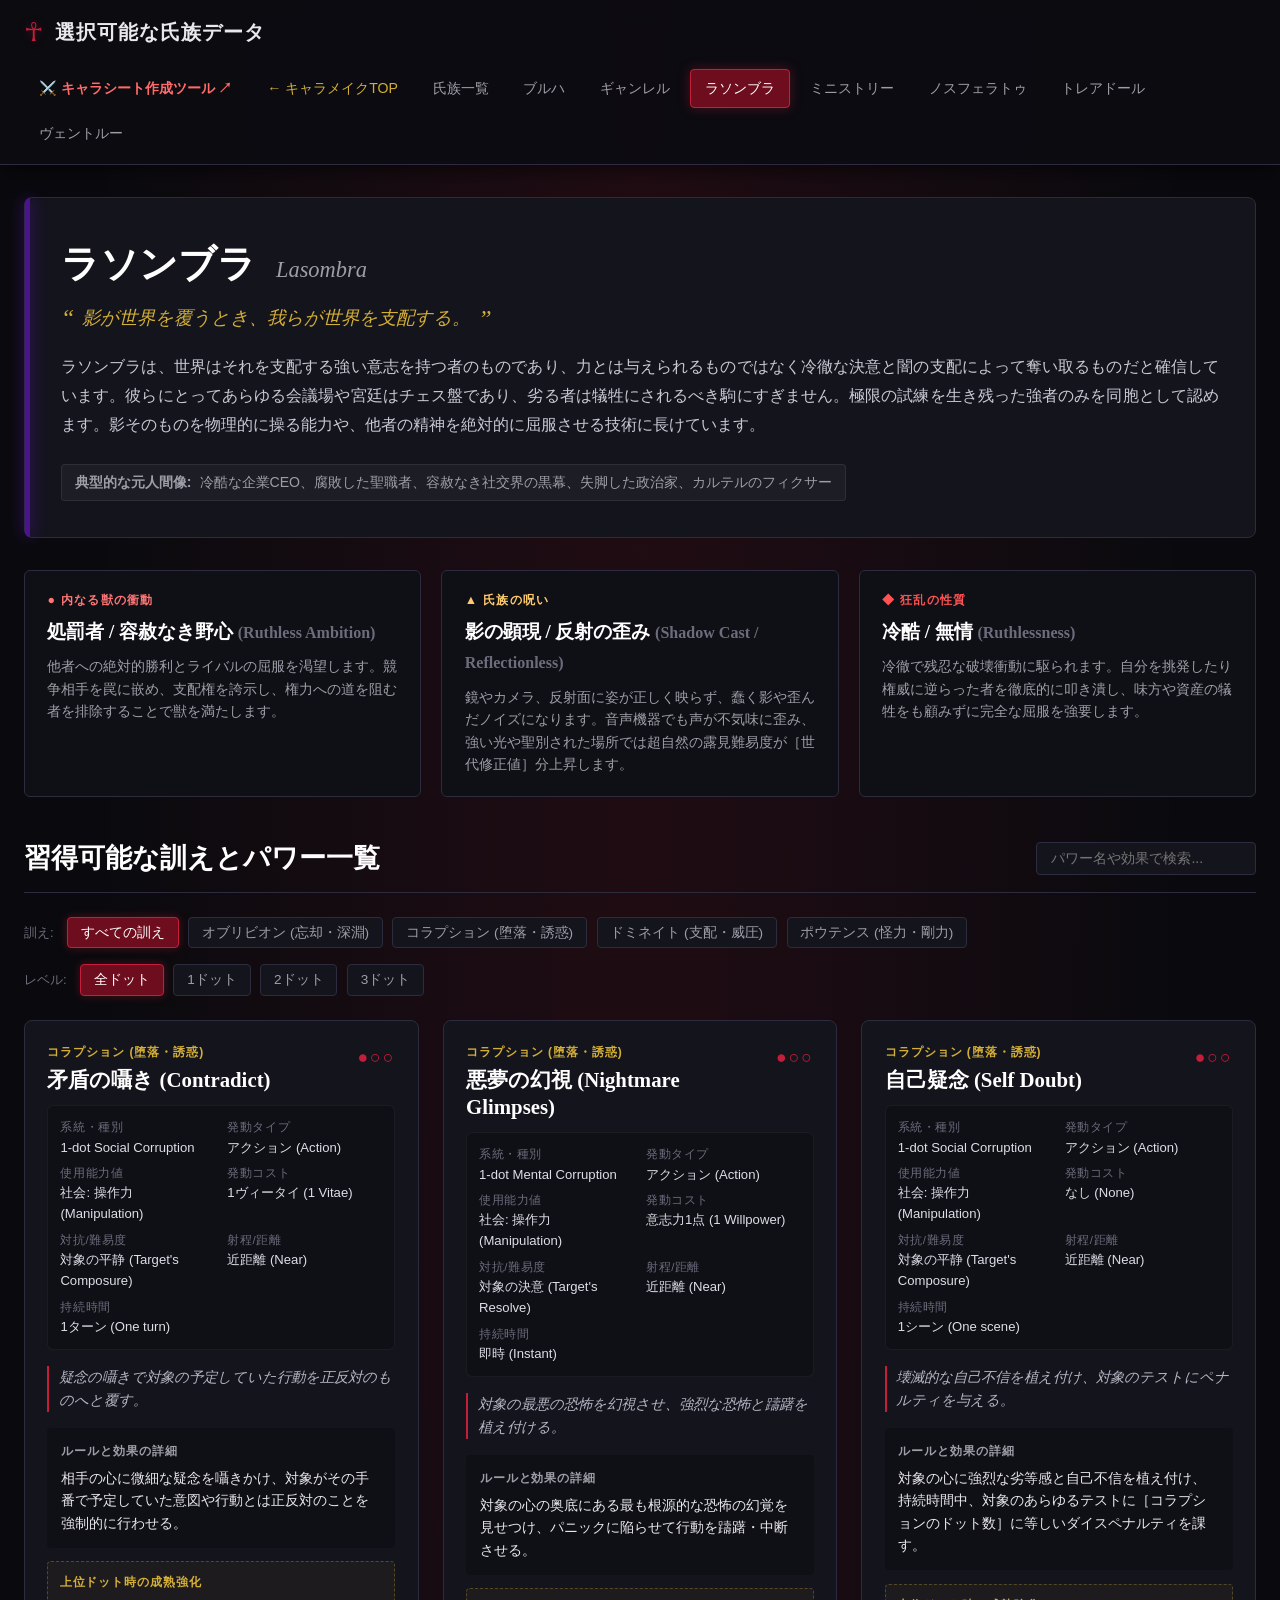
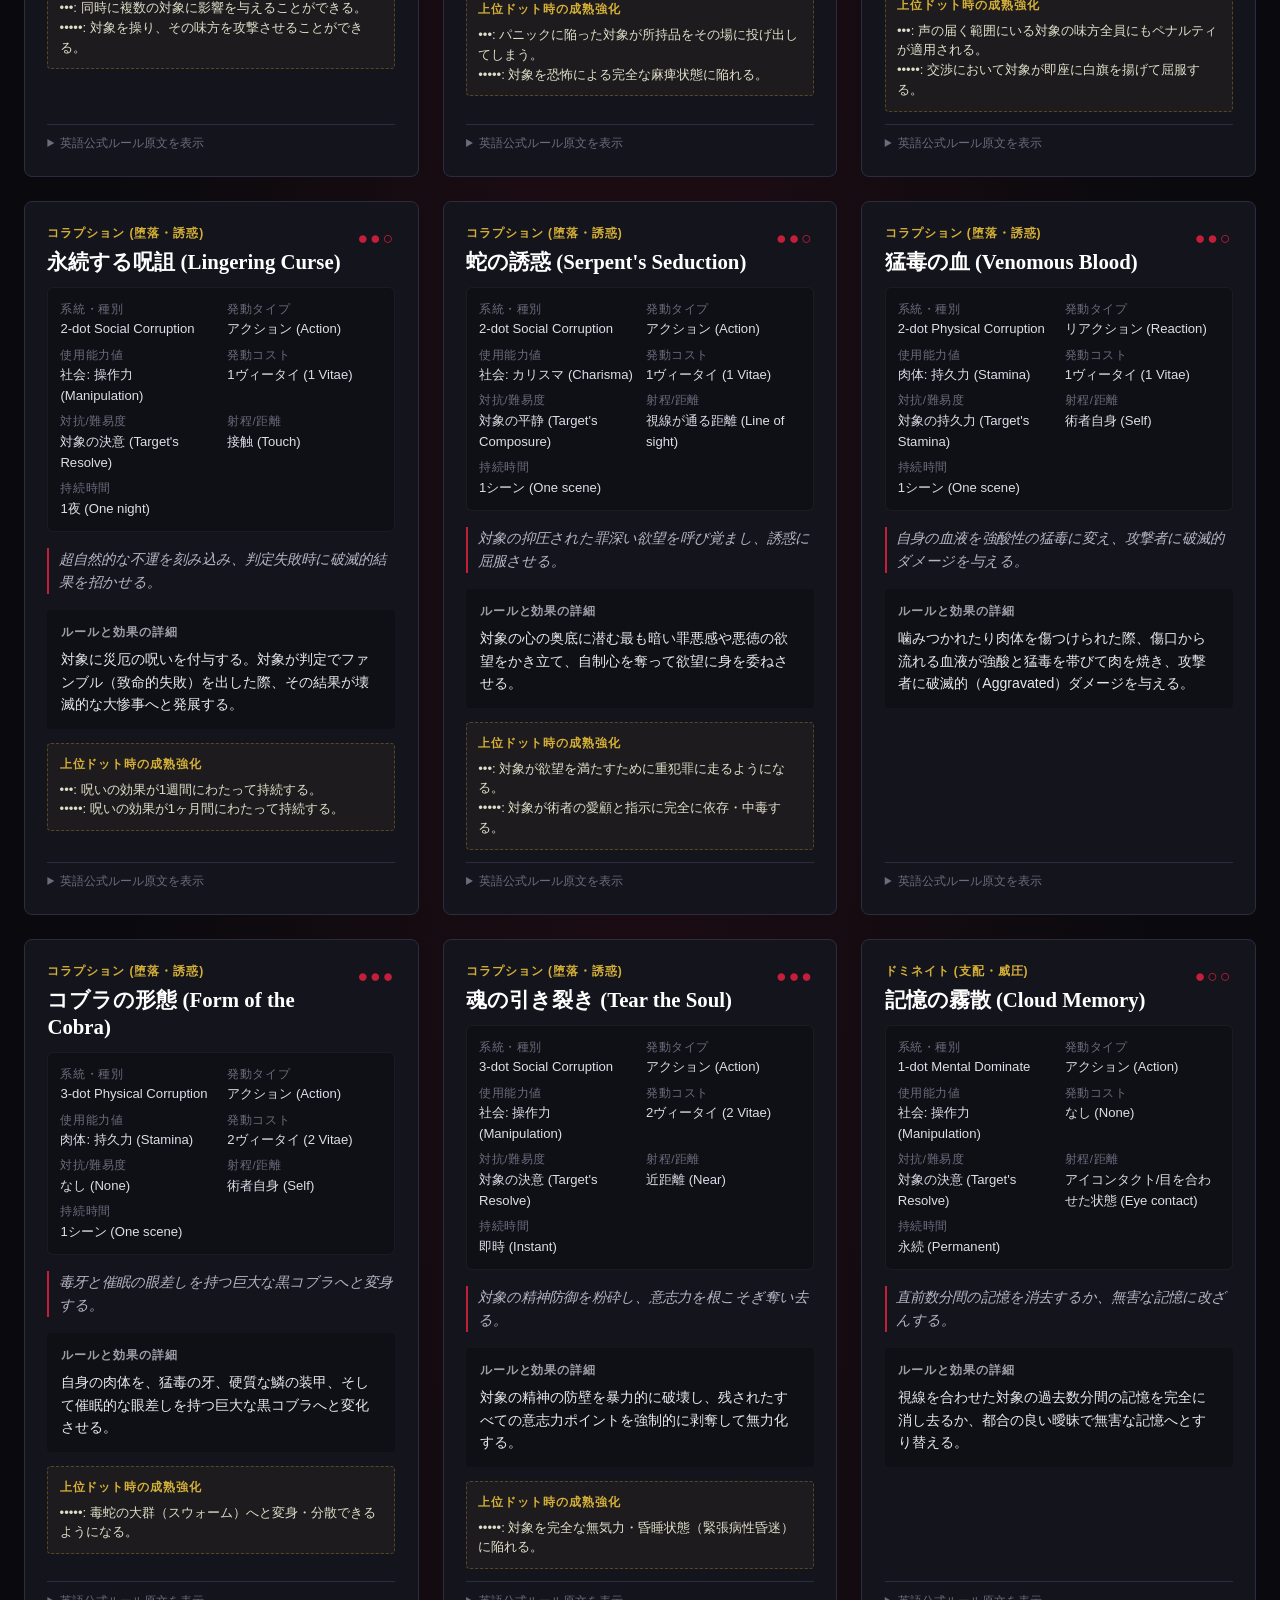
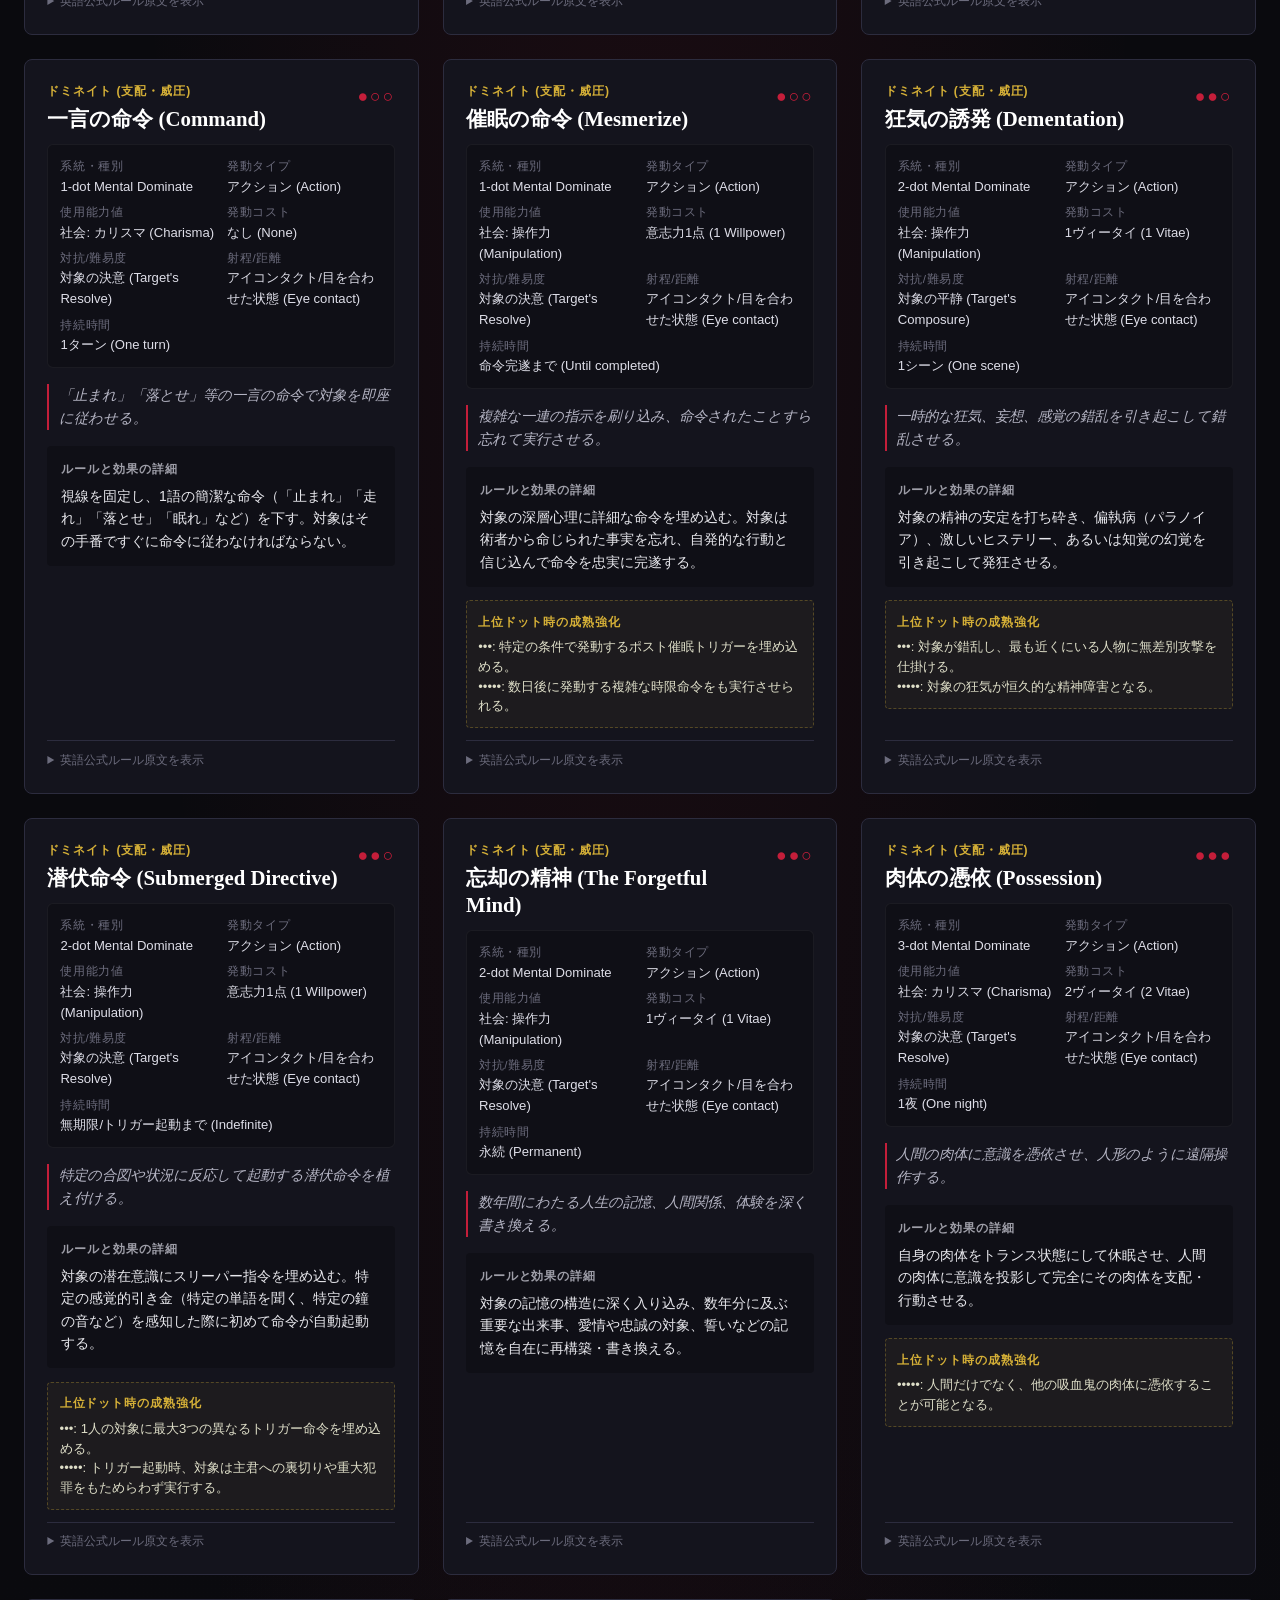
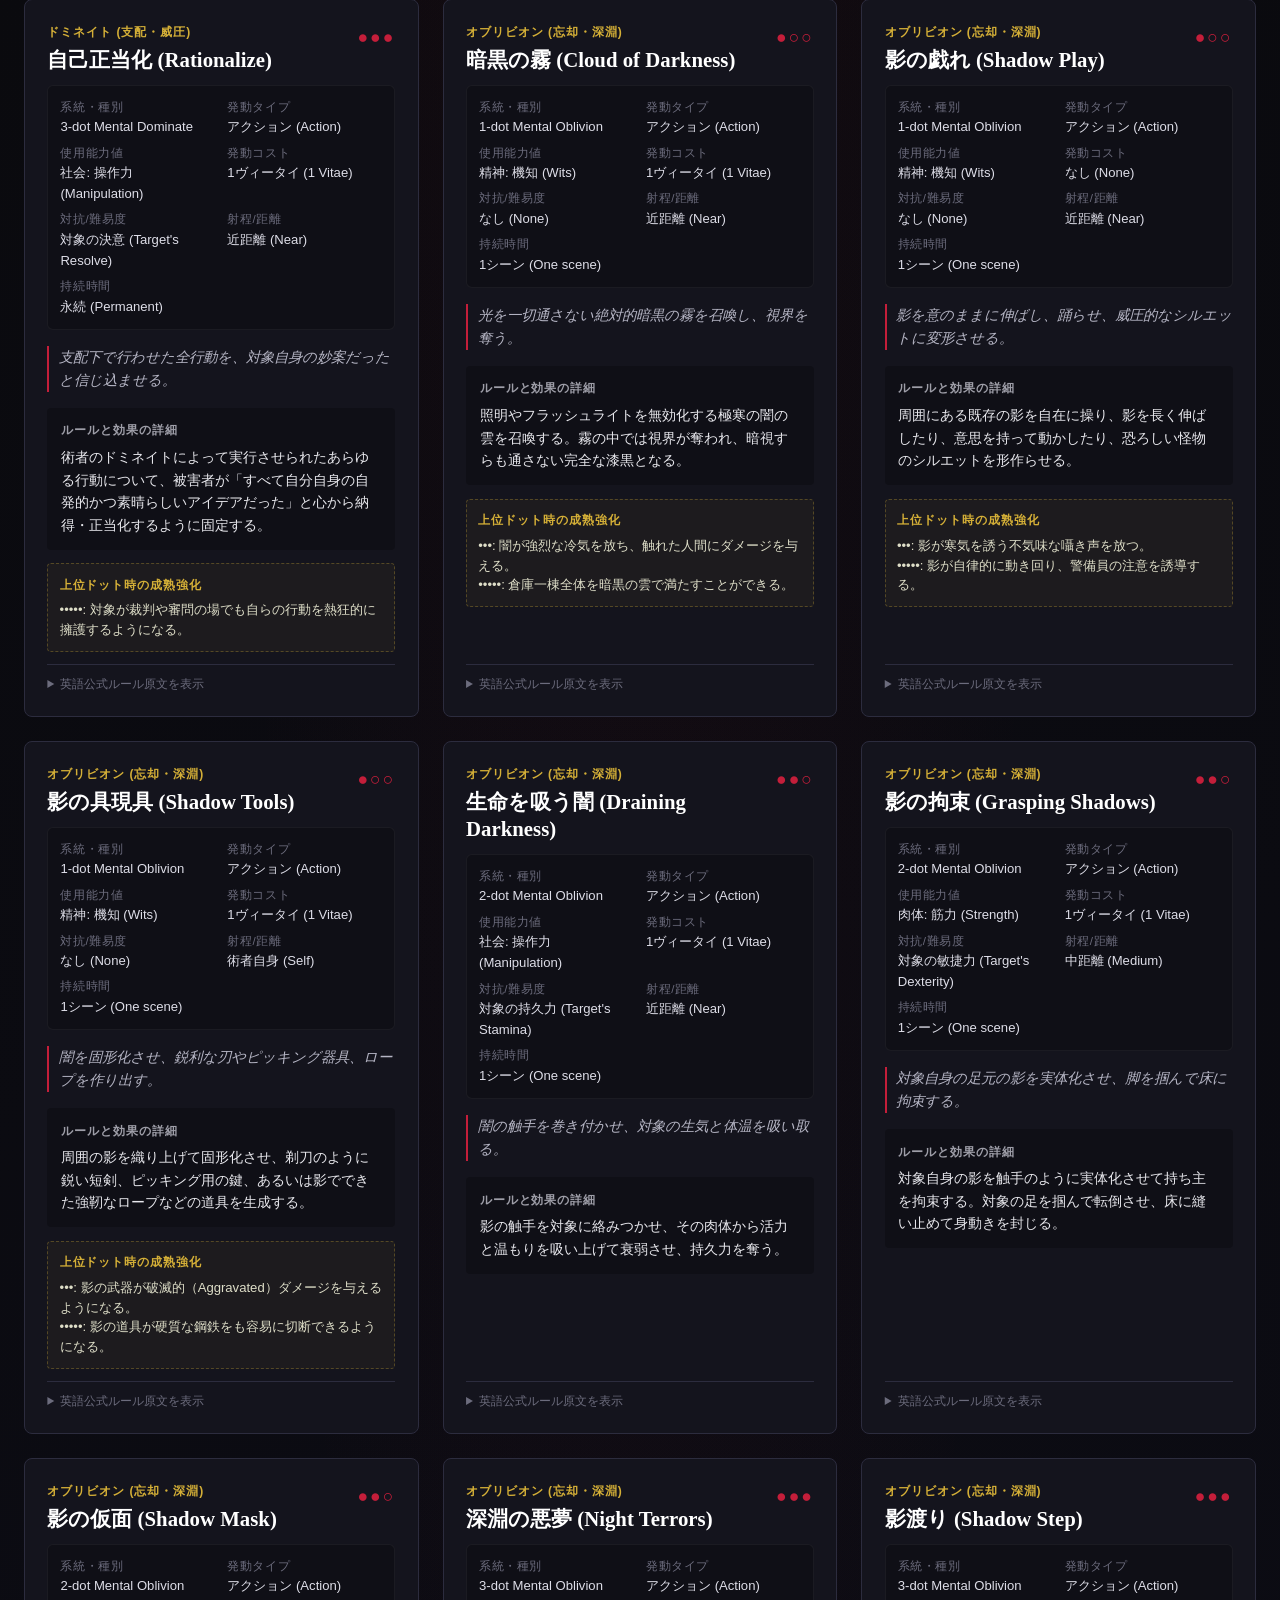
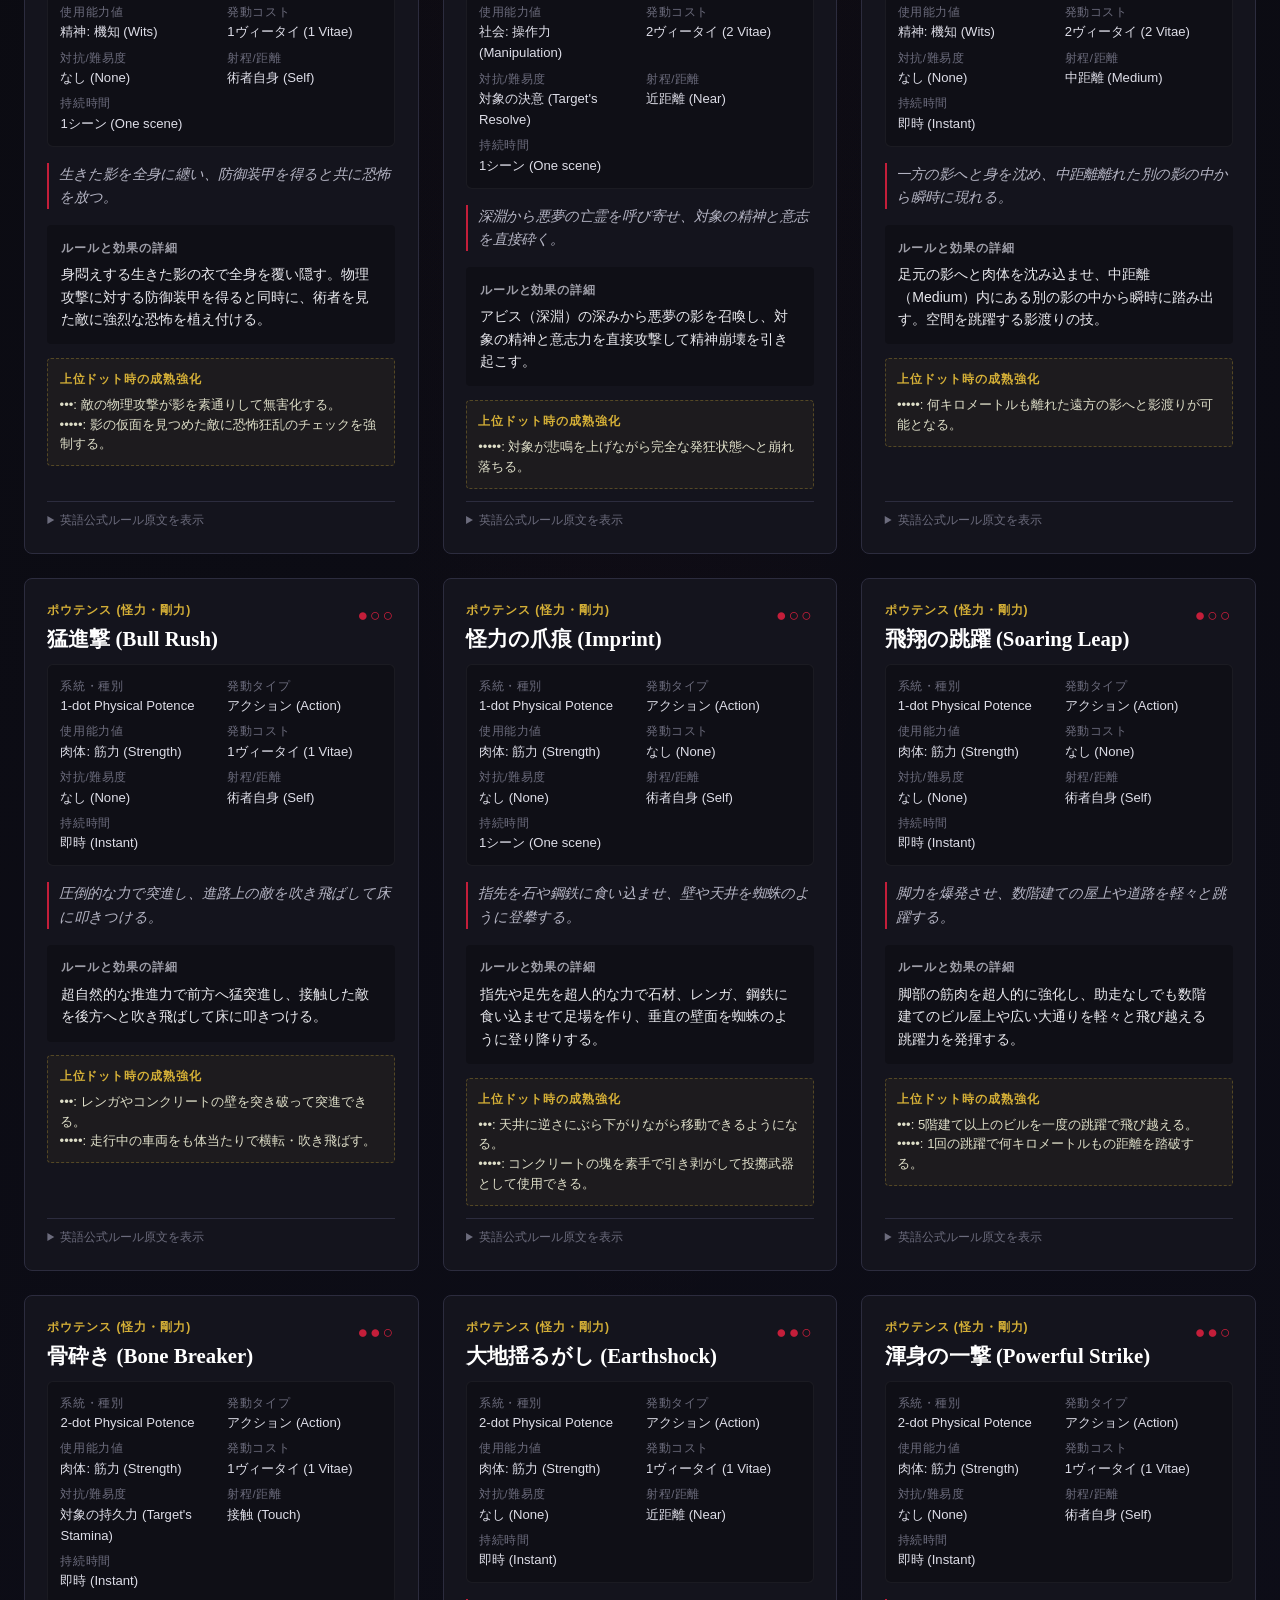
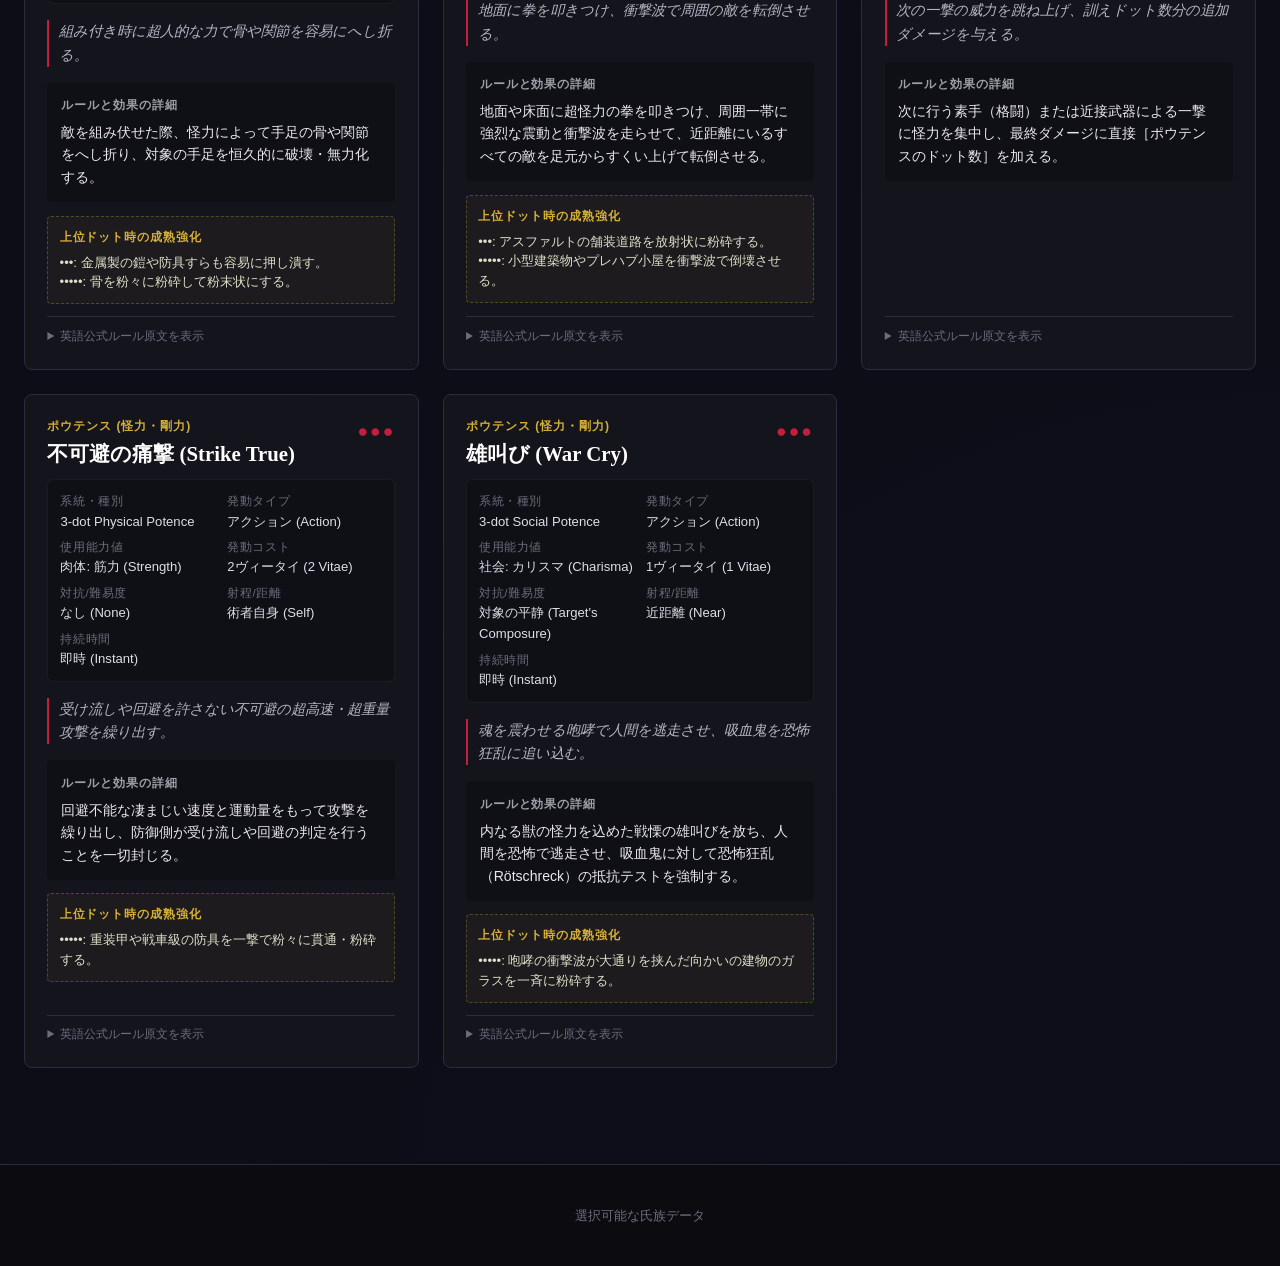
<file: guide/clan/lasombra.html>
<!DOCTYPE html>
<html lang="ja">
<head>
  <meta charset="UTF-8">
  <meta name="viewport" content="width=device-width, initial-scale=1.0">
  <title>ラソンブラ (Lasombra) - 選択可能な氏族データ</title>
  <link rel="stylesheet" href="style.css">
  <style>
    :root {
      --clan-theme: #4a148c;
      --clan-accent: #9c27b0;
    }
  </style>
</head>
<body>
  <header class="site-header">
  <div class="nav-container">
    <a href="index.html" class="site-title">
      <span class="vtm-symbol">☥</span>
      <span class="title-text">選択可能な氏族データ</span>
    </a>
    <ul class="clan-nav-list"><li class="clan-nav-item"><a href="../../index.html" style="color:#ff6b6b; font-weight:bold;">⚔️ キャラシート作成ツール ↗</a></li>
      <li class="clan-nav-item"><a href="../index.html" style="color:var(--gold);">← キャラメイクTOP</a></li><li class="clan-nav-item"><a href="index.html">氏族一覧</a></li><li class="clan-nav-item"><a href="brujah.html">ブルハ</a></li><li class="clan-nav-item"><a href="gangrel.html">ギャンレル</a></li><li class="clan-nav-item active"><a href="lasombra.html">ラソンブラ</a></li><li class="clan-nav-item"><a href="ministry.html">ミニストリー</a></li><li class="clan-nav-item"><a href="nosferatu.html">ノスフェラトゥ</a></li><li class="clan-nav-item"><a href="toreador.html">トレアドール</a></li><li class="clan-nav-item"><a href="ventrue.html">ヴェントルー</a></li>
    </ul>
  </div>
</header>

  <main class="main-content">
    <div class="clan-header-card">
      <div class="clan-title-row">
        <h1 class="clan-name-ja">ラソンブラ</h1>
        <span class="clan-name-en">Lasombra</span>
      </div>
      <div class="clan-tagline">影が世界を覆うとき、我らが世界を支配する。</div>
      <div class="clan-lore">ラソンブラは、世界はそれを支配する強い意志を持つ者のものであり、力とは与えられるものではなく冷徹な決意と闇の支配によって奪い取るものだと確信しています。彼らにとってあらゆる会議場や宮廷はチェス盤であり、劣る者は犠牲にされるべき駒にすぎません。極限の試練を生き残った強者のみを同胞として認めます。影そのものを物理的に操る能力や、他者の精神を絶対的に屈服させる技術に長けています。</div>
      <div class="clan-archetypes-badge">
        <strong>典型的な元人間像:</strong> 冷酷な企業CEO、腐敗した聖職者、容赦なき社交界の黒幕、失脚した政治家、カルテルのフィクサー
      </div>
    </div>

    <div class="traits-grid">
      <div class="trait-box">
        <div class="trait-label beast">● 内なる獣の衝動</div>
        <div class="trait-title">処罰者 / 容赦なき野心 <span style="font-size:0.85em; color:var(--text-dim);">(Ruthless Ambition)</span></div>
        <div class="trait-desc">他者への絶対的勝利とライバルの屈服を渇望します。競争相手を罠に嵌め、支配権を誇示し、権力への道を阻む者を排除することで獣を満たします。</div>
      </div>
      <div class="trait-box">
        <div class="trait-label curse">▲ 氏族の呪い</div>
        <div class="trait-title">影の顕現 / 反射の歪み <span style="font-size:0.85em; color:var(--text-dim);">(Shadow Cast / Reflectionless)</span></div>
        <div class="trait-desc">鏡やカメラ、反射面に姿が正しく映らず、蠢く影や歪んだノイズになります。音声機器でも声が不気味に歪み、強い光や聖別された場所では超自然の露見難易度が［世代修正値］分上昇します。</div>
      </div>
      <div class="trait-box">
        <div class="trait-label frenzy">◆ 狂乱の性質</div>
        <div class="trait-title">冷酷 / 無情 <span style="font-size:0.85em; color:var(--text-dim);">(Ruthlessness)</span></div>
        <div class="trait-desc">冷徹で残忍な破壊衝動に駆られます。自分を挑発したり権威に逆らった者を徹底的に叩き潰し、味方や資産の犠牲をも顧みずに完全な屈服を強要します。</div>
      </div>
    </div>

    <div class="section-header">
      <h2 class="section-title">習得可能な訓えとパワー一覧</h2>
      <div class="filter-controls">
        <input type="text" id="powerSearch" class="search-input" placeholder="パワー名や効果で検索...">
      </div>
    </div>

    <div style="display: flex; flex-wrap: wrap; gap: 1rem; justify-content: space-between; align-items: center; margin-bottom: 1.5rem;">
      <div class="filter-controls" id="discFilterGroup">
        <span style="font-size:0.82rem; color:var(--text-dim); margin-right:0.25rem;">訓え:</span>
        <button class="filter-btn active" data-disc="all">すべての訓え</button><button class="filter-btn" data-disc="オブリビオン (忘却・深淵)">オブリビオン (忘却・深淵)</button><button class="filter-btn" data-disc="コラプション (堕落・誘惑)">コラプション (堕落・誘惑)</button><button class="filter-btn" data-disc="ドミネイト (支配・威圧)">ドミネイト (支配・威圧)</button><button class="filter-btn" data-disc="ポウテンス (怪力・剛力)">ポウテンス (怪力・剛力)</button>
      </div>
      <div class="filter-controls" id="dotFilterGroup">
        <span style="font-size:0.82rem; color:var(--text-dim); margin-right:0.25rem;">レベル:</span>
        <button class="filter-btn active" data-dot="all">全ドット</button><button class="filter-btn" data-dot="1">1ドット</button><button class="filter-btn" data-dot="2">2ドット</button><button class="filter-btn" data-dot="3">3ドット</button>
      </div>
    </div>

    <div class="powers-grid" id="powersGrid">
      <div class="power-card" data-disc="コラプション (堕落・誘惑)" data-dot="1" data-name="矛盾の囁き (Contradict)" data-summary="疑念の囁きで対象の予定していた行動を正反対のものへと覆す。">
  <div>
    <div class="power-header">
      <div class="power-title-wrap">
        <div class="power-discipline-badge">コラプション (堕落・誘惑)</div>
        <div class="power-name">矛盾の囁き (Contradict)</div>
      </div>
      <div class="power-dots" title="1ドット">●○○</div>
    </div>
    
    <div class="power-meta-grid">
      <div class="meta-item">
        <span class="meta-label">系統・種別</span>
        <span class="meta-val">1-dot Social Corruption</span>
      </div>
      <div class="meta-item">
        <span class="meta-label">発動タイプ</span>
        <span class="meta-val">アクション (Action)</span>
      </div>
      <div class="meta-item">
        <span class="meta-label">使用能力値</span>
        <span class="meta-val">社会: 操作力 (Manipulation)</span>
      </div>
      <div class="meta-item">
        <span class="meta-label">発動コスト</span>
        <span class="meta-val">1ヴィータイ (1 Vitae)</span>
      </div>
      <div class="meta-item">
        <span class="meta-label">対抗/難易度</span>
        <span class="meta-val">対象の平静 (Target's Composure)</span>
      </div>
      <div class="meta-item">
        <span class="meta-label">射程/距離</span>
        <span class="meta-val">近距離 (Near)</span>
      </div>
      <div class="meta-item" style="grid-column: span 2;">
        <span class="meta-label">持続時間</span>
        <span class="meta-val">1ターン (One turn)</span>
      </div>
    </div>

    <div class="power-summary">疑念の囁きで対象の予定していた行動を正反対のものへと覆す。</div>

    <div class="power-rules-box">
      <div class="rules-heading">ルールと効果の詳細</div>
      <div class="rules-text">相手の心に微細な疑念を囁きかけ、対象がその手番で予定していた意図や行動とは正反対のことを強制的に行わせる。</div>
    </div>

    <div class="maturing-box">
  <div class="rules-heading">上位ドット時の成熟強化</div>
  <div class="maturing-text">•••: 同時に複数の対象に影響を与えることができる。
•••••: 対象を操り、その味方を攻撃させることができる。</div>
</div>
  </div>

  <details class="en-accordion">
    <summary>英語公式ルール原文を表示</summary>
    <div class="en-content">
      <strong>Description:</strong> Whisper a subtle doubt that forces the target to do the opposite of what they planned for their turn.<br><br>
      <strong>Maturing:</strong> •••: Affects multiple targets.
•••••: Forces target to attack their ally.
    </div>
  </details>
</div><div class="power-card" data-disc="コラプション (堕落・誘惑)" data-dot="1" data-name="悪夢の幻視 (Nightmare Glimpses)" data-summary="対象の最悪の恐怖を幻視させ、強烈な恐怖と躊躇を植え付ける。">
  <div>
    <div class="power-header">
      <div class="power-title-wrap">
        <div class="power-discipline-badge">コラプション (堕落・誘惑)</div>
        <div class="power-name">悪夢の幻視 (Nightmare Glimpses)</div>
      </div>
      <div class="power-dots" title="1ドット">●○○</div>
    </div>
    
    <div class="power-meta-grid">
      <div class="meta-item">
        <span class="meta-label">系統・種別</span>
        <span class="meta-val">1-dot Mental Corruption</span>
      </div>
      <div class="meta-item">
        <span class="meta-label">発動タイプ</span>
        <span class="meta-val">アクション (Action)</span>
      </div>
      <div class="meta-item">
        <span class="meta-label">使用能力値</span>
        <span class="meta-val">社会: 操作力 (Manipulation)</span>
      </div>
      <div class="meta-item">
        <span class="meta-label">発動コスト</span>
        <span class="meta-val">意志力1点 (1 Willpower)</span>
      </div>
      <div class="meta-item">
        <span class="meta-label">対抗/難易度</span>
        <span class="meta-val">対象の決意 (Target's Resolve)</span>
      </div>
      <div class="meta-item">
        <span class="meta-label">射程/距離</span>
        <span class="meta-val">近距離 (Near)</span>
      </div>
      <div class="meta-item" style="grid-column: span 2;">
        <span class="meta-label">持続時間</span>
        <span class="meta-val">即時 (Instant)</span>
      </div>
    </div>

    <div class="power-summary">対象の最悪の恐怖を幻視させ、強烈な恐怖と躊躇を植え付ける。</div>

    <div class="power-rules-box">
      <div class="rules-heading">ルールと効果の詳細</div>
      <div class="rules-text">対象の心の奥底にある最も根源的な恐怖の幻覚を見せつけ、パニックに陥らせて行動を躊躇・中断させる。</div>
    </div>

    <div class="maturing-box">
  <div class="rules-heading">上位ドット時の成熟強化</div>
  <div class="maturing-text">•••: パニックに陥った対象が所持品をその場に投げ出してしまう。
•••••: 対象を恐怖による完全な麻痺状態に陥れる。</div>
</div>
  </div>

  <details class="en-accordion">
    <summary>英語公式ルール原文を表示</summary>
    <div class="en-content">
      <strong>Description:</strong> Cause the target to see horrifying visions of their deepest fears, inflicting terror and hesitation.<br><br>
      <strong>Maturing:</strong> •••: Target drops items in panic.
•••••: Target suffers paralyzing terror.
    </div>
  </details>
</div><div class="power-card" data-disc="コラプション (堕落・誘惑)" data-dot="1" data-name="自己疑念 (Self Doubt)" data-summary="壊滅的な自己不信を植え付け、対象のテストにペナルティを与える。">
  <div>
    <div class="power-header">
      <div class="power-title-wrap">
        <div class="power-discipline-badge">コラプション (堕落・誘惑)</div>
        <div class="power-name">自己疑念 (Self Doubt)</div>
      </div>
      <div class="power-dots" title="1ドット">●○○</div>
    </div>
    
    <div class="power-meta-grid">
      <div class="meta-item">
        <span class="meta-label">系統・種別</span>
        <span class="meta-val">1-dot Social Corruption</span>
      </div>
      <div class="meta-item">
        <span class="meta-label">発動タイプ</span>
        <span class="meta-val">アクション (Action)</span>
      </div>
      <div class="meta-item">
        <span class="meta-label">使用能力値</span>
        <span class="meta-val">社会: 操作力 (Manipulation)</span>
      </div>
      <div class="meta-item">
        <span class="meta-label">発動コスト</span>
        <span class="meta-val">なし (None)</span>
      </div>
      <div class="meta-item">
        <span class="meta-label">対抗/難易度</span>
        <span class="meta-val">対象の平静 (Target's Composure)</span>
      </div>
      <div class="meta-item">
        <span class="meta-label">射程/距離</span>
        <span class="meta-val">近距離 (Near)</span>
      </div>
      <div class="meta-item" style="grid-column: span 2;">
        <span class="meta-label">持続時間</span>
        <span class="meta-val">1シーン (One scene)</span>
      </div>
    </div>

    <div class="power-summary">壊滅的な自己不信を植え付け、対象のテストにペナルティを与える。</div>

    <div class="power-rules-box">
      <div class="rules-heading">ルールと効果の詳細</div>
      <div class="rules-text">対象の心に強烈な劣等感と自己不信を植え付け、持続時間中、対象のあらゆるテストに［コラプションのドット数］に等しいダイスペナルティを課す。</div>
    </div>

    <div class="maturing-box">
  <div class="rules-heading">上位ドット時の成熟強化</div>
  <div class="maturing-text">•••: 声の届く範囲にいる対象の味方全員にもペナルティが適用される。
•••••: 交渉において対象が即座に白旗を揚げて屈服する。</div>
</div>
  </div>

  <details class="en-accordion">
    <summary>英語公式ルール原文を表示</summary>
    <div class="en-content">
      <strong>Description:</strong> Inflict crushing self-doubt on a target, imposing a dice penalty to their tests equal to your Corruption dots.<br><br>
      <strong>Maturing:</strong> •••: Penalty applies to all allies within earshot.
•••••: Target yields immediately in negotiation.
    </div>
  </details>
</div><div class="power-card" data-disc="コラプション (堕落・誘惑)" data-dot="2" data-name="永続する呪詛 (Lingering Curse)" data-summary="超自然的な不運を刻み込み、判定失敗時に破滅的結果を招かせる。">
  <div>
    <div class="power-header">
      <div class="power-title-wrap">
        <div class="power-discipline-badge">コラプション (堕落・誘惑)</div>
        <div class="power-name">永続する呪詛 (Lingering Curse)</div>
      </div>
      <div class="power-dots" title="2ドット">●●○</div>
    </div>
    
    <div class="power-meta-grid">
      <div class="meta-item">
        <span class="meta-label">系統・種別</span>
        <span class="meta-val">2-dot Social Corruption</span>
      </div>
      <div class="meta-item">
        <span class="meta-label">発動タイプ</span>
        <span class="meta-val">アクション (Action)</span>
      </div>
      <div class="meta-item">
        <span class="meta-label">使用能力値</span>
        <span class="meta-val">社会: 操作力 (Manipulation)</span>
      </div>
      <div class="meta-item">
        <span class="meta-label">発動コスト</span>
        <span class="meta-val">1ヴィータイ (1 Vitae)</span>
      </div>
      <div class="meta-item">
        <span class="meta-label">対抗/難易度</span>
        <span class="meta-val">対象の決意 (Target's Resolve)</span>
      </div>
      <div class="meta-item">
        <span class="meta-label">射程/距離</span>
        <span class="meta-val">接触 (Touch)</span>
      </div>
      <div class="meta-item" style="grid-column: span 2;">
        <span class="meta-label">持続時間</span>
        <span class="meta-val">1夜 (One night)</span>
      </div>
    </div>

    <div class="power-summary">超自然的な不運を刻み込み、判定失敗時に破滅的結果を招かせる。</div>

    <div class="power-rules-box">
      <div class="rules-heading">ルールと効果の詳細</div>
      <div class="rules-text">対象に災厄の呪いを付与する。対象が判定でファンブル（致命的失敗）を出した際、その結果が壊滅的な大惨事へと発展する。</div>
    </div>

    <div class="maturing-box">
  <div class="rules-heading">上位ドット時の成熟強化</div>
  <div class="maturing-text">•••: 呪いの効果が1週間にわたって持続する。
•••••: 呪いの効果が1ヶ月間にわたって持続する。</div>
</div>
  </div>

  <details class="en-accordion">
    <summary>英語公式ルール原文を表示</summary>
    <div class="en-content">
      <strong>Description:</strong> Afflict target with supernatural bad luck; whenever they roll a critical failure, the consequences are disastrous.<br><br>
      <strong>Maturing:</strong> •••: Lasts for a week.
•••••: Lasts for a month.
    </div>
  </details>
</div><div class="power-card" data-disc="コラプション (堕落・誘惑)" data-dot="2" data-name="蛇の誘惑 (Serpent's Seduction)" data-summary="対象の抑圧された罪深い欲望を呼び覚まし、誘惑に屈服させる。">
  <div>
    <div class="power-header">
      <div class="power-title-wrap">
        <div class="power-discipline-badge">コラプション (堕落・誘惑)</div>
        <div class="power-name">蛇の誘惑 (Serpent's Seduction)</div>
      </div>
      <div class="power-dots" title="2ドット">●●○</div>
    </div>
    
    <div class="power-meta-grid">
      <div class="meta-item">
        <span class="meta-label">系統・種別</span>
        <span class="meta-val">2-dot Social Corruption</span>
      </div>
      <div class="meta-item">
        <span class="meta-label">発動タイプ</span>
        <span class="meta-val">アクション (Action)</span>
      </div>
      <div class="meta-item">
        <span class="meta-label">使用能力値</span>
        <span class="meta-val">社会: カリスマ (Charisma)</span>
      </div>
      <div class="meta-item">
        <span class="meta-label">発動コスト</span>
        <span class="meta-val">1ヴィータイ (1 Vitae)</span>
      </div>
      <div class="meta-item">
        <span class="meta-label">対抗/難易度</span>
        <span class="meta-val">対象の平静 (Target's Composure)</span>
      </div>
      <div class="meta-item">
        <span class="meta-label">射程/距離</span>
        <span class="meta-val">視線が通る距離 (Line of sight)</span>
      </div>
      <div class="meta-item" style="grid-column: span 2;">
        <span class="meta-label">持続時間</span>
        <span class="meta-val">1シーン (One scene)</span>
      </div>
    </div>

    <div class="power-summary">対象の抑圧された罪深い欲望を呼び覚まし、誘惑に屈服させる。</div>

    <div class="power-rules-box">
      <div class="rules-heading">ルールと効果の詳細</div>
      <div class="rules-text">対象の心の奥底に潜む最も暗い罪悪感や悪徳の欲望をかき立て、自制心を奪って欲望に身を委ねさせる。</div>
    </div>

    <div class="maturing-box">
  <div class="rules-heading">上位ドット時の成熟強化</div>
  <div class="maturing-text">•••: 対象が欲望を満たすために重犯罪に走るようになる。
•••••: 対象が術者の愛顧と指示に完全に依存・中毒する。</div>
</div>
  </div>

  <details class="en-accordion">
    <summary>英語公式ルール原文を表示</summary>
    <div class="en-content">
      <strong>Description:</strong> Stir the deepest sinful desire in a target, making them helpless against indulgence.<br><br>
      <strong>Maturing:</strong> •••: Target commits crime to satisfy craving.
•••••: Target becomes completely addicted to your favor.
    </div>
  </details>
</div><div class="power-card" data-disc="コラプション (堕落・誘惑)" data-dot="2" data-name="猛毒の血 (Venomous Blood)" data-summary="自身の血液を強酸性の猛毒に変え、攻撃者に破滅的ダメージを与える。">
  <div>
    <div class="power-header">
      <div class="power-title-wrap">
        <div class="power-discipline-badge">コラプション (堕落・誘惑)</div>
        <div class="power-name">猛毒の血 (Venomous Blood)</div>
      </div>
      <div class="power-dots" title="2ドット">●●○</div>
    </div>
    
    <div class="power-meta-grid">
      <div class="meta-item">
        <span class="meta-label">系統・種別</span>
        <span class="meta-val">2-dot Physical Corruption</span>
      </div>
      <div class="meta-item">
        <span class="meta-label">発動タイプ</span>
        <span class="meta-val">リアクション (Reaction)</span>
      </div>
      <div class="meta-item">
        <span class="meta-label">使用能力値</span>
        <span class="meta-val">肉体: 持久力 (Stamina)</span>
      </div>
      <div class="meta-item">
        <span class="meta-label">発動コスト</span>
        <span class="meta-val">1ヴィータイ (1 Vitae)</span>
      </div>
      <div class="meta-item">
        <span class="meta-label">対抗/難易度</span>
        <span class="meta-val">対象の持久力 (Target's Stamina)</span>
      </div>
      <div class="meta-item">
        <span class="meta-label">射程/距離</span>
        <span class="meta-val">術者自身 (Self)</span>
      </div>
      <div class="meta-item" style="grid-column: span 2;">
        <span class="meta-label">持続時間</span>
        <span class="meta-val">1シーン (One scene)</span>
      </div>
    </div>

    <div class="power-summary">自身の血液を強酸性の猛毒に変え、攻撃者に破滅的ダメージを与える。</div>

    <div class="power-rules-box">
      <div class="rules-heading">ルールと効果の詳細</div>
      <div class="rules-text">噛みつかれたり肉体を傷つけられた際、傷口から流れる血液が強酸と猛毒を帯びて肉を焼き、攻撃者に破滅的（Aggravated）ダメージを与える。</div>
    </div>

    
  </div>

  <details class="en-accordion">
    <summary>英語公式ルール原文を表示</summary>
    <div class="en-content">
      <strong>Description:</strong> When bitten or cut, your blood burns flesh and corrodes weapons, dealing Aggravated damage to attackers.<br><br>
      <strong>Maturing:</strong> None
    </div>
  </details>
</div><div class="power-card" data-disc="コラプション (堕落・誘惑)" data-dot="3" data-name="コブラの形態 (Form of the Cobra)" data-summary="毒牙と催眠の眼差しを持つ巨大な黒コブラへと変身する。">
  <div>
    <div class="power-header">
      <div class="power-title-wrap">
        <div class="power-discipline-badge">コラプション (堕落・誘惑)</div>
        <div class="power-name">コブラの形態 (Form of the Cobra)</div>
      </div>
      <div class="power-dots" title="3ドット">●●●</div>
    </div>
    
    <div class="power-meta-grid">
      <div class="meta-item">
        <span class="meta-label">系統・種別</span>
        <span class="meta-val">3-dot Physical Corruption</span>
      </div>
      <div class="meta-item">
        <span class="meta-label">発動タイプ</span>
        <span class="meta-val">アクション (Action)</span>
      </div>
      <div class="meta-item">
        <span class="meta-label">使用能力値</span>
        <span class="meta-val">肉体: 持久力 (Stamina)</span>
      </div>
      <div class="meta-item">
        <span class="meta-label">発動コスト</span>
        <span class="meta-val">2ヴィータイ (2 Vitae)</span>
      </div>
      <div class="meta-item">
        <span class="meta-label">対抗/難易度</span>
        <span class="meta-val">なし (None)</span>
      </div>
      <div class="meta-item">
        <span class="meta-label">射程/距離</span>
        <span class="meta-val">術者自身 (Self)</span>
      </div>
      <div class="meta-item" style="grid-column: span 2;">
        <span class="meta-label">持続時間</span>
        <span class="meta-val">1シーン (One scene)</span>
      </div>
    </div>

    <div class="power-summary">毒牙と催眠の眼差しを持つ巨大な黒コブラへと変身する。</div>

    <div class="power-rules-box">
      <div class="rules-heading">ルールと効果の詳細</div>
      <div class="rules-text">自身の肉体を、猛毒の牙、硬質な鱗の装甲、そして催眠的な眼差しを持つ巨大な黒コブラへと変化させる。</div>
    </div>

    <div class="maturing-box">
  <div class="rules-heading">上位ドット時の成熟強化</div>
  <div class="maturing-text">•••••: 毒蛇の大群（スウォーム）へと変身・分散できるようになる。</div>
</div>
  </div>

  <details class="en-accordion">
    <summary>英語公式ルール原文を表示</summary>
    <div class="en-content">
      <strong>Description:</strong> Your flesh transforms into a giant black cobra with venomous fangs, armored scales, and hypnotic gaze.<br><br>
      <strong>Maturing:</strong> •••••: Can transform into a swarm of vipers.
    </div>
  </details>
</div><div class="power-card" data-disc="コラプション (堕落・誘惑)" data-dot="3" data-name="魂の引き裂き (Tear the Soul)" data-summary="対象の精神防御を粉砕し、意志力を根こそぎ奪い去る。">
  <div>
    <div class="power-header">
      <div class="power-title-wrap">
        <div class="power-discipline-badge">コラプション (堕落・誘惑)</div>
        <div class="power-name">魂の引き裂き (Tear the Soul)</div>
      </div>
      <div class="power-dots" title="3ドット">●●●</div>
    </div>
    
    <div class="power-meta-grid">
      <div class="meta-item">
        <span class="meta-label">系統・種別</span>
        <span class="meta-val">3-dot Social Corruption</span>
      </div>
      <div class="meta-item">
        <span class="meta-label">発動タイプ</span>
        <span class="meta-val">アクション (Action)</span>
      </div>
      <div class="meta-item">
        <span class="meta-label">使用能力値</span>
        <span class="meta-val">社会: 操作力 (Manipulation)</span>
      </div>
      <div class="meta-item">
        <span class="meta-label">発動コスト</span>
        <span class="meta-val">2ヴィータイ (2 Vitae)</span>
      </div>
      <div class="meta-item">
        <span class="meta-label">対抗/難易度</span>
        <span class="meta-val">対象の決意 (Target's Resolve)</span>
      </div>
      <div class="meta-item">
        <span class="meta-label">射程/距離</span>
        <span class="meta-val">近距離 (Near)</span>
      </div>
      <div class="meta-item" style="grid-column: span 2;">
        <span class="meta-label">持続時間</span>
        <span class="meta-val">即時 (Instant)</span>
      </div>
    </div>

    <div class="power-summary">対象の精神防御を粉砕し、意志力を根こそぎ奪い去る。</div>

    <div class="power-rules-box">
      <div class="rules-heading">ルールと効果の詳細</div>
      <div class="rules-text">対象の精神の防壁を暴力的に破壊し、残されたすべての意志力ポイントを強制的に剥奪して無力化する。</div>
    </div>

    <div class="maturing-box">
  <div class="rules-heading">上位ドット時の成熟強化</div>
  <div class="maturing-text">•••••: 対象を完全な無気力・昏睡状態（緊張病性昏迷）に陥れる。</div>
</div>
  </div>

  <details class="en-accordion">
    <summary>英語公式ルール原文を表示</summary>
    <div class="en-content">
      <strong>Description:</strong> Crush the target's mental defenses, stripping them of all remaining Willpower points.<br><br>
      <strong>Maturing:</strong> •••••: Target falls into a catatonic stupor.
    </div>
  </details>
</div><div class="power-card" data-disc="ドミネイト (支配・威圧)" data-dot="1" data-name="記憶の霧散 (Cloud Memory)" data-summary="直前数分間の記憶を消去するか、無害な記憶に改ざんする。">
  <div>
    <div class="power-header">
      <div class="power-title-wrap">
        <div class="power-discipline-badge">ドミネイト (支配・威圧)</div>
        <div class="power-name">記憶の霧散 (Cloud Memory)</div>
      </div>
      <div class="power-dots" title="1ドット">●○○</div>
    </div>
    
    <div class="power-meta-grid">
      <div class="meta-item">
        <span class="meta-label">系統・種別</span>
        <span class="meta-val">1-dot Mental Dominate</span>
      </div>
      <div class="meta-item">
        <span class="meta-label">発動タイプ</span>
        <span class="meta-val">アクション (Action)</span>
      </div>
      <div class="meta-item">
        <span class="meta-label">使用能力値</span>
        <span class="meta-val">社会: 操作力 (Manipulation)</span>
      </div>
      <div class="meta-item">
        <span class="meta-label">発動コスト</span>
        <span class="meta-val">なし (None)</span>
      </div>
      <div class="meta-item">
        <span class="meta-label">対抗/難易度</span>
        <span class="meta-val">対象の決意 (Target's Resolve)</span>
      </div>
      <div class="meta-item">
        <span class="meta-label">射程/距離</span>
        <span class="meta-val">アイコンタクト/目を合わせた状態 (Eye contact)</span>
      </div>
      <div class="meta-item" style="grid-column: span 2;">
        <span class="meta-label">持続時間</span>
        <span class="meta-val">永続 (Permanent)</span>
      </div>
    </div>

    <div class="power-summary">直前数分間の記憶を消去するか、無害な記憶に改ざんする。</div>

    <div class="power-rules-box">
      <div class="rules-heading">ルールと効果の詳細</div>
      <div class="rules-text">視線を合わせた対象の過去数分間の記憶を完全に消し去るか、都合の良い曖昧で無害な記憶へとすり替える。</div>
    </div>

    
  </div>

  <details class="en-accordion">
    <summary>英語公式ルール原文を表示</summary>
    <div class="en-content">
      <strong>Description:</strong> Erase the last few minutes of a target's memory or replace them with a vague, harmless recollection.<br><br>
      <strong>Maturing:</strong> None
    </div>
  </details>
</div><div class="power-card" data-disc="ドミネイト (支配・威圧)" data-dot="1" data-name="一言の命令 (Command)" data-summary="「止まれ」「落とせ」等の一言の命令で対象を即座に従わせる。">
  <div>
    <div class="power-header">
      <div class="power-title-wrap">
        <div class="power-discipline-badge">ドミネイト (支配・威圧)</div>
        <div class="power-name">一言の命令 (Command)</div>
      </div>
      <div class="power-dots" title="1ドット">●○○</div>
    </div>
    
    <div class="power-meta-grid">
      <div class="meta-item">
        <span class="meta-label">系統・種別</span>
        <span class="meta-val">1-dot Mental Dominate</span>
      </div>
      <div class="meta-item">
        <span class="meta-label">発動タイプ</span>
        <span class="meta-val">アクション (Action)</span>
      </div>
      <div class="meta-item">
        <span class="meta-label">使用能力値</span>
        <span class="meta-val">社会: カリスマ (Charisma)</span>
      </div>
      <div class="meta-item">
        <span class="meta-label">発動コスト</span>
        <span class="meta-val">なし (None)</span>
      </div>
      <div class="meta-item">
        <span class="meta-label">対抗/難易度</span>
        <span class="meta-val">対象の決意 (Target's Resolve)</span>
      </div>
      <div class="meta-item">
        <span class="meta-label">射程/距離</span>
        <span class="meta-val">アイコンタクト/目を合わせた状態 (Eye contact)</span>
      </div>
      <div class="meta-item" style="grid-column: span 2;">
        <span class="meta-label">持続時間</span>
        <span class="meta-val">1ターン (One turn)</span>
      </div>
    </div>

    <div class="power-summary">「止まれ」「落とせ」等の一言の命令で対象を即座に従わせる。</div>

    <div class="power-rules-box">
      <div class="rules-heading">ルールと効果の詳細</div>
      <div class="rules-text">視線を固定し、1語の簡潔な命令（「止まれ」「走れ」「落とせ」「眠れ」など）を下す。対象はその手番ですぐに命令に従わなければならない。</div>
    </div>

    
  </div>

  <details class="en-accordion">
    <summary>英語公式ルール原文を表示</summary>
    <div class="en-content">
      <strong>Description:</strong> Lock eyes and issue a one-word command ('Halt', 'Drop', 'Run', 'Sleep') that the target must obey immediately.<br><br>
      <strong>Maturing:</strong> None
    </div>
  </details>
</div><div class="power-card" data-disc="ドミネイト (支配・威圧)" data-dot="1" data-name="催眠の命令 (Mesmerize)" data-summary="複雑な一連の指示を刷り込み、命令されたことすら忘れて実行させる。">
  <div>
    <div class="power-header">
      <div class="power-title-wrap">
        <div class="power-discipline-badge">ドミネイト (支配・威圧)</div>
        <div class="power-name">催眠の命令 (Mesmerize)</div>
      </div>
      <div class="power-dots" title="1ドット">●○○</div>
    </div>
    
    <div class="power-meta-grid">
      <div class="meta-item">
        <span class="meta-label">系統・種別</span>
        <span class="meta-val">1-dot Mental Dominate</span>
      </div>
      <div class="meta-item">
        <span class="meta-label">発動タイプ</span>
        <span class="meta-val">アクション (Action)</span>
      </div>
      <div class="meta-item">
        <span class="meta-label">使用能力値</span>
        <span class="meta-val">社会: 操作力 (Manipulation)</span>
      </div>
      <div class="meta-item">
        <span class="meta-label">発動コスト</span>
        <span class="meta-val">意志力1点 (1 Willpower)</span>
      </div>
      <div class="meta-item">
        <span class="meta-label">対抗/難易度</span>
        <span class="meta-val">対象の決意 (Target's Resolve)</span>
      </div>
      <div class="meta-item">
        <span class="meta-label">射程/距離</span>
        <span class="meta-val">アイコンタクト/目を合わせた状態 (Eye contact)</span>
      </div>
      <div class="meta-item" style="grid-column: span 2;">
        <span class="meta-label">持続時間</span>
        <span class="meta-val">命令完遂まで (Until completed)</span>
      </div>
    </div>

    <div class="power-summary">複雑な一連の指示を刷り込み、命令されたことすら忘れて実行させる。</div>

    <div class="power-rules-box">
      <div class="rules-heading">ルールと効果の詳細</div>
      <div class="rules-text">対象の深層心理に詳細な命令を埋め込む。対象は術者から命じられた事実を忘れ、自発的な行動と信じ込んで命令を忠実に完遂する。</div>
    </div>

    <div class="maturing-box">
  <div class="rules-heading">上位ドット時の成熟強化</div>
  <div class="maturing-text">•••: 特定の条件で発動するポスト催眠トリガーを埋め込める。
•••••: 数日後に発動する複雑な時限命令をも実行させられる。</div>
</div>
  </div>

  <details class="en-accordion">
    <summary>英語公式ルール原文を表示</summary>
    <div class="en-content">
      <strong>Description:</strong> Implant detailed instructions that the target will carry out faithfully, forgetting that you ordered them to do so.<br><br>
      <strong>Maturing:</strong> •••: Can implant post-hypnotic triggers.
•••••: Subject obeys commands days later.
    </div>
  </details>
</div><div class="power-card" data-disc="ドミネイト (支配・威圧)" data-dot="2" data-name="狂気の誘発 (Dementation)" data-summary="一時的な狂気、妄想、感覚の錯乱を引き起こして錯乱させる。">
  <div>
    <div class="power-header">
      <div class="power-title-wrap">
        <div class="power-discipline-badge">ドミネイト (支配・威圧)</div>
        <div class="power-name">狂気の誘発 (Dementation)</div>
      </div>
      <div class="power-dots" title="2ドット">●●○</div>
    </div>
    
    <div class="power-meta-grid">
      <div class="meta-item">
        <span class="meta-label">系統・種別</span>
        <span class="meta-val">2-dot Mental Dominate</span>
      </div>
      <div class="meta-item">
        <span class="meta-label">発動タイプ</span>
        <span class="meta-val">アクション (Action)</span>
      </div>
      <div class="meta-item">
        <span class="meta-label">使用能力値</span>
        <span class="meta-val">社会: 操作力 (Manipulation)</span>
      </div>
      <div class="meta-item">
        <span class="meta-label">発動コスト</span>
        <span class="meta-val">1ヴィータイ (1 Vitae)</span>
      </div>
      <div class="meta-item">
        <span class="meta-label">対抗/難易度</span>
        <span class="meta-val">対象の平静 (Target's Composure)</span>
      </div>
      <div class="meta-item">
        <span class="meta-label">射程/距離</span>
        <span class="meta-val">アイコンタクト/目を合わせた状態 (Eye contact)</span>
      </div>
      <div class="meta-item" style="grid-column: span 2;">
        <span class="meta-label">持続時間</span>
        <span class="meta-val">1シーン (One scene)</span>
      </div>
    </div>

    <div class="power-summary">一時的な狂気、妄想、感覚の錯乱を引き起こして錯乱させる。</div>

    <div class="power-rules-box">
      <div class="rules-heading">ルールと効果の詳細</div>
      <div class="rules-text">対象の精神の安定を打ち砕き、偏執病（パラノイア）、激しいヒステリー、あるいは知覚の幻覚を引き起こして発狂させる。</div>
    </div>

    <div class="maturing-box">
  <div class="rules-heading">上位ドット時の成熟強化</div>
  <div class="maturing-text">•••: 対象が錯乱し、最も近くにいる人物に無差別攻撃を仕掛ける。
•••••: 対象の狂気が恒久的な精神障害となる。</div>
</div>
  </div>

  <details class="en-accordion">
    <summary>英語公式ルール原文を表示</summary>
    <div class="en-content">
      <strong>Description:</strong> Drive a target temporarily insane, triggering paranoia, hysteria, or sensory hallucinations.<br><br>
      <strong>Maturing:</strong> •••: Target attacks nearest individual.
•••••: Insanity becomes permanent.
    </div>
  </details>
</div><div class="power-card" data-disc="ドミネイト (支配・威圧)" data-dot="2" data-name="潜伏命令 (Submerged Directive)" data-summary="特定の合図や状況に反応して起動する潜伏命令を植え付ける。">
  <div>
    <div class="power-header">
      <div class="power-title-wrap">
        <div class="power-discipline-badge">ドミネイト (支配・威圧)</div>
        <div class="power-name">潜伏命令 (Submerged Directive)</div>
      </div>
      <div class="power-dots" title="2ドット">●●○</div>
    </div>
    
    <div class="power-meta-grid">
      <div class="meta-item">
        <span class="meta-label">系統・種別</span>
        <span class="meta-val">2-dot Mental Dominate</span>
      </div>
      <div class="meta-item">
        <span class="meta-label">発動タイプ</span>
        <span class="meta-val">アクション (Action)</span>
      </div>
      <div class="meta-item">
        <span class="meta-label">使用能力値</span>
        <span class="meta-val">社会: 操作力 (Manipulation)</span>
      </div>
      <div class="meta-item">
        <span class="meta-label">発動コスト</span>
        <span class="meta-val">意志力1点 (1 Willpower)</span>
      </div>
      <div class="meta-item">
        <span class="meta-label">対抗/難易度</span>
        <span class="meta-val">対象の決意 (Target's Resolve)</span>
      </div>
      <div class="meta-item">
        <span class="meta-label">射程/距離</span>
        <span class="meta-val">アイコンタクト/目を合わせた状態 (Eye contact)</span>
      </div>
      <div class="meta-item" style="grid-column: span 2;">
        <span class="meta-label">持続時間</span>
        <span class="meta-val">無期限/トリガー起動まで (Indefinite)</span>
      </div>
    </div>

    <div class="power-summary">特定の合図や状況に反応して起動する潜伏命令を植え付ける。</div>

    <div class="power-rules-box">
      <div class="rules-heading">ルールと効果の詳細</div>
      <div class="rules-text">対象の潜在意識にスリーパー指令を埋め込む。特定の感覚的引き金（特定の単語を聞く、特定の鐘の音など）を感知した際に初めて命令が自動起動する。</div>
    </div>

    <div class="maturing-box">
  <div class="rules-heading">上位ドット時の成熟強化</div>
  <div class="maturing-text">•••: 1人の対象に最大3つの異なるトリガー命令を埋め込める。
•••••: トリガー起動時、対象は主君への裏切りや重大犯罪をもためらわず実行する。</div>
</div>
  </div>

  <details class="en-accordion">
    <summary>英語公式ルール原文を表示</summary>
    <div class="en-content">
      <strong>Description:</strong> Plant a command that activates only when a specific sensory trigger occurs (e.g. hearing a phrase or chime).<br><br>
      <strong>Maturing:</strong> •••: Can implant up to 3 triggers.
•••••: Target will commit treason when triggered.
    </div>
  </details>
</div><div class="power-card" data-disc="ドミネイト (支配・威圧)" data-dot="2" data-name="忘却の精神 (The Forgetful Mind)" data-summary="数年間にわたる人生の記憶、人間関係、体験を深く書き換える。">
  <div>
    <div class="power-header">
      <div class="power-title-wrap">
        <div class="power-discipline-badge">ドミネイト (支配・威圧)</div>
        <div class="power-name">忘却の精神 (The Forgetful Mind)</div>
      </div>
      <div class="power-dots" title="2ドット">●●○</div>
    </div>
    
    <div class="power-meta-grid">
      <div class="meta-item">
        <span class="meta-label">系統・種別</span>
        <span class="meta-val">2-dot Mental Dominate</span>
      </div>
      <div class="meta-item">
        <span class="meta-label">発動タイプ</span>
        <span class="meta-val">アクション (Action)</span>
      </div>
      <div class="meta-item">
        <span class="meta-label">使用能力値</span>
        <span class="meta-val">社会: 操作力 (Manipulation)</span>
      </div>
      <div class="meta-item">
        <span class="meta-label">発動コスト</span>
        <span class="meta-val">1ヴィータイ (1 Vitae)</span>
      </div>
      <div class="meta-item">
        <span class="meta-label">対抗/難易度</span>
        <span class="meta-val">対象の決意 (Target's Resolve)</span>
      </div>
      <div class="meta-item">
        <span class="meta-label">射程/距離</span>
        <span class="meta-val">アイコンタクト/目を合わせた状態 (Eye contact)</span>
      </div>
      <div class="meta-item" style="grid-column: span 2;">
        <span class="meta-label">持続時間</span>
        <span class="meta-val">永続 (Permanent)</span>
      </div>
    </div>

    <div class="power-summary">数年間にわたる人生の記憶、人間関係、体験を深く書き換える。</div>

    <div class="power-rules-box">
      <div class="rules-heading">ルールと効果の詳細</div>
      <div class="rules-text">対象の記憶の構造に深く入り込み、数年分に及ぶ重要な出来事、愛情や忠誠の対象、誓いなどの記憶を自在に再構築・書き換える。</div>
    </div>

    
  </div>

  <details class="en-accordion">
    <summary>英語公式ルール原文を表示</summary>
    <div class="en-content">
      <strong>Description:</strong> Enter the target's mind and systematically rewrite significant memories, relationships, and events.<br><br>
      <strong>Maturing:</strong> None
    </div>
  </details>
</div><div class="power-card" data-disc="ドミネイト (支配・威圧)" data-dot="3" data-name="肉体の憑依 (Possession)" data-summary="人間の肉体に意識を憑依させ、人形のように遠隔操作する。">
  <div>
    <div class="power-header">
      <div class="power-title-wrap">
        <div class="power-discipline-badge">ドミネイト (支配・威圧)</div>
        <div class="power-name">肉体の憑依 (Possession)</div>
      </div>
      <div class="power-dots" title="3ドット">●●●</div>
    </div>
    
    <div class="power-meta-grid">
      <div class="meta-item">
        <span class="meta-label">系統・種別</span>
        <span class="meta-val">3-dot Mental Dominate</span>
      </div>
      <div class="meta-item">
        <span class="meta-label">発動タイプ</span>
        <span class="meta-val">アクション (Action)</span>
      </div>
      <div class="meta-item">
        <span class="meta-label">使用能力値</span>
        <span class="meta-val">社会: カリスマ (Charisma)</span>
      </div>
      <div class="meta-item">
        <span class="meta-label">発動コスト</span>
        <span class="meta-val">2ヴィータイ (2 Vitae)</span>
      </div>
      <div class="meta-item">
        <span class="meta-label">対抗/難易度</span>
        <span class="meta-val">対象の決意 (Target's Resolve)</span>
      </div>
      <div class="meta-item">
        <span class="meta-label">射程/距離</span>
        <span class="meta-val">アイコンタクト/目を合わせた状態 (Eye contact)</span>
      </div>
      <div class="meta-item" style="grid-column: span 2;">
        <span class="meta-label">持続時間</span>
        <span class="meta-val">1夜 (One night)</span>
      </div>
    </div>

    <div class="power-summary">人間の肉体に意識を憑依させ、人形のように遠隔操作する。</div>

    <div class="power-rules-box">
      <div class="rules-heading">ルールと効果の詳細</div>
      <div class="rules-text">自身の肉体をトランス状態にして休眠させ、人間の肉体に意識を投影して完全にその肉体を支配・行動させる。</div>
    </div>

    <div class="maturing-box">
  <div class="rules-heading">上位ドット時の成熟強化</div>
  <div class="maturing-text">•••••: 人間だけでなく、他の吸血鬼の肉体に憑依することが可能となる。</div>
</div>
  </div>

  <details class="en-accordion">
    <summary>英語公式ルール原文を表示</summary>
    <div class="en-content">
      <strong>Description:</strong> Project your consciousness into a mortal's body, controlling their actions while your vampire body lies inert.<br><br>
      <strong>Maturing:</strong> •••••: Can possess another vampire.
    </div>
  </details>
</div><div class="power-card" data-disc="ドミネイト (支配・威圧)" data-dot="3" data-name="自己正当化 (Rationalize)" data-summary="支配下で行わせた全行動を、対象自身の妙案だったと信じ込ませる。">
  <div>
    <div class="power-header">
      <div class="power-title-wrap">
        <div class="power-discipline-badge">ドミネイト (支配・威圧)</div>
        <div class="power-name">自己正当化 (Rationalize)</div>
      </div>
      <div class="power-dots" title="3ドット">●●●</div>
    </div>
    
    <div class="power-meta-grid">
      <div class="meta-item">
        <span class="meta-label">系統・種別</span>
        <span class="meta-val">3-dot Mental Dominate</span>
      </div>
      <div class="meta-item">
        <span class="meta-label">発動タイプ</span>
        <span class="meta-val">アクション (Action)</span>
      </div>
      <div class="meta-item">
        <span class="meta-label">使用能力値</span>
        <span class="meta-val">社会: 操作力 (Manipulation)</span>
      </div>
      <div class="meta-item">
        <span class="meta-label">発動コスト</span>
        <span class="meta-val">1ヴィータイ (1 Vitae)</span>
      </div>
      <div class="meta-item">
        <span class="meta-label">対抗/難易度</span>
        <span class="meta-val">対象の決意 (Target's Resolve)</span>
      </div>
      <div class="meta-item">
        <span class="meta-label">射程/距離</span>
        <span class="meta-val">近距離 (Near)</span>
      </div>
      <div class="meta-item" style="grid-column: span 2;">
        <span class="meta-label">持続時間</span>
        <span class="meta-val">永続 (Permanent)</span>
      </div>
    </div>

    <div class="power-summary">支配下で行わせた全行動を、対象自身の妙案だったと信じ込ませる。</div>

    <div class="power-rules-box">
      <div class="rules-heading">ルールと効果の詳細</div>
      <div class="rules-text">術者のドミネイトによって実行させられたあらゆる行動について、被害者が「すべて自分自身の自発的かつ素晴らしいアイデアだった」と心から納得・正当化するように固定する。</div>
    </div>

    <div class="maturing-box">
  <div class="rules-heading">上位ドット時の成熟強化</div>
  <div class="maturing-text">•••••: 対象が裁判や審問の場でも自らの行動を熱狂的に擁護するようになる。</div>
</div>
  </div>

  <details class="en-accordion">
    <summary>英語公式ルール原文を表示</summary>
    <div class="en-content">
      <strong>Description:</strong> Ensure the victim genuinely believes all actions taken under your Dominate were their own brilliant ideas.<br><br>
      <strong>Maturing:</strong> •••••: Target vigorously defends actions in court.
    </div>
  </details>
</div><div class="power-card" data-disc="オブリビオン (忘却・深淵)" data-dot="1" data-name="暗黒の霧 (Cloud of Darkness)" data-summary="光を一切通さない絶対的暗黒の霧を召喚し、視界を奪う。">
  <div>
    <div class="power-header">
      <div class="power-title-wrap">
        <div class="power-discipline-badge">オブリビオン (忘却・深淵)</div>
        <div class="power-name">暗黒の霧 (Cloud of Darkness)</div>
      </div>
      <div class="power-dots" title="1ドット">●○○</div>
    </div>
    
    <div class="power-meta-grid">
      <div class="meta-item">
        <span class="meta-label">系統・種別</span>
        <span class="meta-val">1-dot Mental Oblivion</span>
      </div>
      <div class="meta-item">
        <span class="meta-label">発動タイプ</span>
        <span class="meta-val">アクション (Action)</span>
      </div>
      <div class="meta-item">
        <span class="meta-label">使用能力値</span>
        <span class="meta-val">精神: 機知 (Wits)</span>
      </div>
      <div class="meta-item">
        <span class="meta-label">発動コスト</span>
        <span class="meta-val">1ヴィータイ (1 Vitae)</span>
      </div>
      <div class="meta-item">
        <span class="meta-label">対抗/難易度</span>
        <span class="meta-val">なし (None)</span>
      </div>
      <div class="meta-item">
        <span class="meta-label">射程/距離</span>
        <span class="meta-val">近距離 (Near)</span>
      </div>
      <div class="meta-item" style="grid-column: span 2;">
        <span class="meta-label">持続時間</span>
        <span class="meta-val">1シーン (One scene)</span>
      </div>
    </div>

    <div class="power-summary">光を一切通さない絶対的暗黒の霧を召喚し、視界を奪う。</div>

    <div class="power-rules-box">
      <div class="rules-heading">ルールと効果の詳細</div>
      <div class="rules-text">照明やフラッシュライトを無効化する極寒の闇の雲を召喚する。霧の中では視界が奪われ、暗視すらも通さない完全な漆黒となる。</div>
    </div>

    <div class="maturing-box">
  <div class="rules-heading">上位ドット時の成熟強化</div>
  <div class="maturing-text">•••: 闇が強烈な冷気を放ち、触れた人間にダメージを与える。
•••••: 倉庫一棟全体を暗黒の雲で満たすことができる。</div>
</div>
  </div>

  <details class="en-accordion">
    <summary>英語公式ルール原文を表示</summary>
    <div class="en-content">
      <strong>Description:</strong> Summon freezing, impenetrable shadows that extinguish torches, blind flashlights, and muffle vision.<br><br>
      <strong>Maturing:</strong> •••: Darkness chills mortals, dealing damage.
•••••: Cloud fills an entire warehouse.
    </div>
  </details>
</div><div class="power-card" data-disc="オブリビオン (忘却・深淵)" data-dot="1" data-name="影の戯れ (Shadow Play)" data-summary="影を意のままに伸ばし、踊らせ、威圧的なシルエットに変形させる。">
  <div>
    <div class="power-header">
      <div class="power-title-wrap">
        <div class="power-discipline-badge">オブリビオン (忘却・深淵)</div>
        <div class="power-name">影の戯れ (Shadow Play)</div>
      </div>
      <div class="power-dots" title="1ドット">●○○</div>
    </div>
    
    <div class="power-meta-grid">
      <div class="meta-item">
        <span class="meta-label">系統・種別</span>
        <span class="meta-val">1-dot Mental Oblivion</span>
      </div>
      <div class="meta-item">
        <span class="meta-label">発動タイプ</span>
        <span class="meta-val">アクション (Action)</span>
      </div>
      <div class="meta-item">
        <span class="meta-label">使用能力値</span>
        <span class="meta-val">精神: 機知 (Wits)</span>
      </div>
      <div class="meta-item">
        <span class="meta-label">発動コスト</span>
        <span class="meta-val">なし (None)</span>
      </div>
      <div class="meta-item">
        <span class="meta-label">対抗/難易度</span>
        <span class="meta-val">なし (None)</span>
      </div>
      <div class="meta-item">
        <span class="meta-label">射程/距離</span>
        <span class="meta-val">近距離 (Near)</span>
      </div>
      <div class="meta-item" style="grid-column: span 2;">
        <span class="meta-label">持続時間</span>
        <span class="meta-val">1シーン (One scene)</span>
      </div>
    </div>

    <div class="power-summary">影を意のままに伸ばし、踊らせ、威圧的なシルエットに変形させる。</div>

    <div class="power-rules-box">
      <div class="rules-heading">ルールと効果の詳細</div>
      <div class="rules-text">周囲にある既存の影を自在に操り、影を長く伸ばしたり、意思を持って動かしたり、恐ろしい怪物のシルエットを形作らせる。</div>
    </div>

    <div class="maturing-box">
  <div class="rules-heading">上位ドット時の成熟強化</div>
  <div class="maturing-text">•••: 影が寒気を誘う不気味な囁き声を放つ。
•••••: 影が自律的に動き回り、警備員の注意を誘導する。</div>
</div>
  </div>

  <details class="en-accordion">
    <summary>英語公式ルール原文を表示</summary>
    <div class="en-content">
      <strong>Description:</strong> Manipulate existing shadows, making them lengthen, dance, or assume menacing shapes.<br><br>
      <strong>Maturing:</strong> •••: Shadows whisper chilling words.
•••••: Shadows distract guards.
    </div>
  </details>
</div><div class="power-card" data-disc="オブリビオン (忘却・深淵)" data-dot="1" data-name="影の具現具 (Shadow Tools)" data-summary="闇を固形化させ、鋭利な刃やピッキング器具、ロープを作り出す。">
  <div>
    <div class="power-header">
      <div class="power-title-wrap">
        <div class="power-discipline-badge">オブリビオン (忘却・深淵)</div>
        <div class="power-name">影の具現具 (Shadow Tools)</div>
      </div>
      <div class="power-dots" title="1ドット">●○○</div>
    </div>
    
    <div class="power-meta-grid">
      <div class="meta-item">
        <span class="meta-label">系統・種別</span>
        <span class="meta-val">1-dot Mental Oblivion</span>
      </div>
      <div class="meta-item">
        <span class="meta-label">発動タイプ</span>
        <span class="meta-val">アクション (Action)</span>
      </div>
      <div class="meta-item">
        <span class="meta-label">使用能力値</span>
        <span class="meta-val">精神: 機知 (Wits)</span>
      </div>
      <div class="meta-item">
        <span class="meta-label">発動コスト</span>
        <span class="meta-val">1ヴィータイ (1 Vitae)</span>
      </div>
      <div class="meta-item">
        <span class="meta-label">対抗/難易度</span>
        <span class="meta-val">なし (None)</span>
      </div>
      <div class="meta-item">
        <span class="meta-label">射程/距離</span>
        <span class="meta-val">術者自身 (Self)</span>
      </div>
      <div class="meta-item" style="grid-column: span 2;">
        <span class="meta-label">持続時間</span>
        <span class="meta-val">1シーン (One scene)</span>
      </div>
    </div>

    <div class="power-summary">闇を固形化させ、鋭利な刃やピッキング器具、ロープを作り出す。</div>

    <div class="power-rules-box">
      <div class="rules-heading">ルールと効果の詳細</div>
      <div class="rules-text">周囲の影を織り上げて固形化させ、剃刀のように鋭い短剣、ピッキング用の鍵、あるいは影でできた強靭なロープなどの道具を生成する。</div>
    </div>

    <div class="maturing-box">
  <div class="rules-heading">上位ドット時の成熟強化</div>
  <div class="maturing-text">•••: 影の武器が破滅的（Aggravated）ダメージを与えるようになる。
•••••: 影の道具が硬質な鋼鉄をも容易に切断できるようになる。</div>
</div>
  </div>

  <details class="en-accordion">
    <summary>英語公式ルール原文を表示</summary>
    <div class="en-content">
      <strong>Description:</strong> Weave shadows into solid, razor-sharp blades, lockpicks, or climbing ropes made of solid darkness.<br><br>
      <strong>Maturing:</strong> •••: Shadow weapons deal Aggravated damage.
•••••: Tools can cut through steel.
    </div>
  </details>
</div><div class="power-card" data-disc="オブリビオン (忘却・深淵)" data-dot="2" data-name="生命を吸う闇 (Draining Darkness)" data-summary="闇の触手を巻き付かせ、対象の生気と体温を吸い取る。">
  <div>
    <div class="power-header">
      <div class="power-title-wrap">
        <div class="power-discipline-badge">オブリビオン (忘却・深淵)</div>
        <div class="power-name">生命を吸う闇 (Draining Darkness)</div>
      </div>
      <div class="power-dots" title="2ドット">●●○</div>
    </div>
    
    <div class="power-meta-grid">
      <div class="meta-item">
        <span class="meta-label">系統・種別</span>
        <span class="meta-val">2-dot Mental Oblivion</span>
      </div>
      <div class="meta-item">
        <span class="meta-label">発動タイプ</span>
        <span class="meta-val">アクション (Action)</span>
      </div>
      <div class="meta-item">
        <span class="meta-label">使用能力値</span>
        <span class="meta-val">社会: 操作力 (Manipulation)</span>
      </div>
      <div class="meta-item">
        <span class="meta-label">発動コスト</span>
        <span class="meta-val">1ヴィータイ (1 Vitae)</span>
      </div>
      <div class="meta-item">
        <span class="meta-label">対抗/難易度</span>
        <span class="meta-val">対象の持久力 (Target's Stamina)</span>
      </div>
      <div class="meta-item">
        <span class="meta-label">射程/距離</span>
        <span class="meta-val">近距離 (Near)</span>
      </div>
      <div class="meta-item" style="grid-column: span 2;">
        <span class="meta-label">持続時間</span>
        <span class="meta-val">1シーン (One scene)</span>
      </div>
    </div>

    <div class="power-summary">闇の触手を巻き付かせ、対象の生気と体温を吸い取る。</div>

    <div class="power-rules-box">
      <div class="rules-heading">ルールと効果の詳細</div>
      <div class="rules-text">影の触手を対象に絡みつかせ、その肉体から活力と温もりを吸い上げて衰弱させ、持久力を奪う。</div>
    </div>

    
  </div>

  <details class="en-accordion">
    <summary>英語公式ルール原文を表示</summary>
    <div class="en-content">
      <strong>Description:</strong> Tendrils of darkness wrap around a target, siphoning their physical vigor and warmth.<br><br>
      <strong>Maturing:</strong> None
    </div>
  </details>
</div><div class="power-card" data-disc="オブリビオン (忘却・深淵)" data-dot="2" data-name="影の拘束 (Grasping Shadows)" data-summary="対象自身の足元の影を実体化させ、脚を掴んで床に拘束する。">
  <div>
    <div class="power-header">
      <div class="power-title-wrap">
        <div class="power-discipline-badge">オブリビオン (忘却・深淵)</div>
        <div class="power-name">影の拘束 (Grasping Shadows)</div>
      </div>
      <div class="power-dots" title="2ドット">●●○</div>
    </div>
    
    <div class="power-meta-grid">
      <div class="meta-item">
        <span class="meta-label">系統・種別</span>
        <span class="meta-val">2-dot Mental Oblivion</span>
      </div>
      <div class="meta-item">
        <span class="meta-label">発動タイプ</span>
        <span class="meta-val">アクション (Action)</span>
      </div>
      <div class="meta-item">
        <span class="meta-label">使用能力値</span>
        <span class="meta-val">肉体: 筋力 (Strength)</span>
      </div>
      <div class="meta-item">
        <span class="meta-label">発動コスト</span>
        <span class="meta-val">1ヴィータイ (1 Vitae)</span>
      </div>
      <div class="meta-item">
        <span class="meta-label">対抗/難易度</span>
        <span class="meta-val">対象の敏捷力 (Target's Dexterity)</span>
      </div>
      <div class="meta-item">
        <span class="meta-label">射程/距離</span>
        <span class="meta-val">中距離 (Medium)</span>
      </div>
      <div class="meta-item" style="grid-column: span 2;">
        <span class="meta-label">持続時間</span>
        <span class="meta-val">1シーン (One scene)</span>
      </div>
    </div>

    <div class="power-summary">対象自身の足元の影を実体化させ、脚を掴んで床に拘束する。</div>

    <div class="power-rules-box">
      <div class="rules-heading">ルールと効果の詳細</div>
      <div class="rules-text">対象自身の影を触手のように実体化させて持ち主を拘束する。対象の足を掴んで転倒させ、床に縫い止めて身動きを封じる。</div>
    </div>

    
  </div>

  <details class="en-accordion">
    <summary>英語公式ルール原文を表示</summary>
    <div class="en-content">
      <strong>Description:</strong> Animate a target's own shadow to grapple, trip, or pin them to the ground.<br><br>
      <strong>Maturing:</strong> None
    </div>
  </details>
</div><div class="power-card" data-disc="オブリビオン (忘却・深淵)" data-dot="2" data-name="影の仮面 (Shadow Mask)" data-summary="生きた影を全身に纏い、防御装甲を得ると共に恐怖を放つ。">
  <div>
    <div class="power-header">
      <div class="power-title-wrap">
        <div class="power-discipline-badge">オブリビオン (忘却・深淵)</div>
        <div class="power-name">影の仮面 (Shadow Mask)</div>
      </div>
      <div class="power-dots" title="2ドット">●●○</div>
    </div>
    
    <div class="power-meta-grid">
      <div class="meta-item">
        <span class="meta-label">系統・種別</span>
        <span class="meta-val">2-dot Mental Oblivion</span>
      </div>
      <div class="meta-item">
        <span class="meta-label">発動タイプ</span>
        <span class="meta-val">アクション (Action)</span>
      </div>
      <div class="meta-item">
        <span class="meta-label">使用能力値</span>
        <span class="meta-val">精神: 機知 (Wits)</span>
      </div>
      <div class="meta-item">
        <span class="meta-label">発動コスト</span>
        <span class="meta-val">1ヴィータイ (1 Vitae)</span>
      </div>
      <div class="meta-item">
        <span class="meta-label">対抗/難易度</span>
        <span class="meta-val">なし (None)</span>
      </div>
      <div class="meta-item">
        <span class="meta-label">射程/距離</span>
        <span class="meta-val">術者自身 (Self)</span>
      </div>
      <div class="meta-item" style="grid-column: span 2;">
        <span class="meta-label">持続時間</span>
        <span class="meta-val">1シーン (One scene)</span>
      </div>
    </div>

    <div class="power-summary">生きた影を全身に纏い、防御装甲を得ると共に恐怖を放つ。</div>

    <div class="power-rules-box">
      <div class="rules-heading">ルールと効果の詳細</div>
      <div class="rules-text">身悶えする生きた影の衣で全身を覆い隠す。物理攻撃に対する防御装甲を得ると同時に、術者を見た敵に強烈な恐怖を植え付ける。</div>
    </div>

    <div class="maturing-box">
  <div class="rules-heading">上位ドット時の成熟強化</div>
  <div class="maturing-text">•••: 敵の物理攻撃が影を素通りして無害化する。
•••••: 影の仮面を見つめた敵に恐怖狂乱のチェックを強制する。</div>
</div>
  </div>

  <details class="en-accordion">
    <summary>英語公式ルール原文を表示</summary>
    <div class="en-content">
      <strong>Description:</strong> Veil your form in living shadows, gaining armor and terrifying anyone who looks upon you.<br><br>
      <strong>Maturing:</strong> •••: Attacks pass through shadows harmlessly.
•••••: Gaze causes terror frenzy in enemies.
    </div>
  </details>
</div><div class="power-card" data-disc="オブリビオン (忘却・深淵)" data-dot="3" data-name="深淵の悪夢 (Night Terrors)" data-summary="深淵から悪夢の亡霊を呼び寄せ、対象の精神と意志を直接砕く。">
  <div>
    <div class="power-header">
      <div class="power-title-wrap">
        <div class="power-discipline-badge">オブリビオン (忘却・深淵)</div>
        <div class="power-name">深淵の悪夢 (Night Terrors)</div>
      </div>
      <div class="power-dots" title="3ドット">●●●</div>
    </div>
    
    <div class="power-meta-grid">
      <div class="meta-item">
        <span class="meta-label">系統・種別</span>
        <span class="meta-val">3-dot Mental Oblivion</span>
      </div>
      <div class="meta-item">
        <span class="meta-label">発動タイプ</span>
        <span class="meta-val">アクション (Action)</span>
      </div>
      <div class="meta-item">
        <span class="meta-label">使用能力値</span>
        <span class="meta-val">社会: 操作力 (Manipulation)</span>
      </div>
      <div class="meta-item">
        <span class="meta-label">発動コスト</span>
        <span class="meta-val">2ヴィータイ (2 Vitae)</span>
      </div>
      <div class="meta-item">
        <span class="meta-label">対抗/難易度</span>
        <span class="meta-val">対象の決意 (Target's Resolve)</span>
      </div>
      <div class="meta-item">
        <span class="meta-label">射程/距離</span>
        <span class="meta-val">近距離 (Near)</span>
      </div>
      <div class="meta-item" style="grid-column: span 2;">
        <span class="meta-label">持続時間</span>
        <span class="meta-val">1シーン (One scene)</span>
      </div>
    </div>

    <div class="power-summary">深淵から悪夢の亡霊を呼び寄せ、対象の精神と意志を直接砕く。</div>

    <div class="power-rules-box">
      <div class="rules-heading">ルールと効果の詳細</div>
      <div class="rules-text">アビス（深淵）の深みから悪夢の影を召喚し、対象の精神と意志力を直接攻撃して精神崩壊を引き起こす。</div>
    </div>

    <div class="maturing-box">
  <div class="rules-heading">上位ドット時の成熟強化</div>
  <div class="maturing-text">•••••: 対象が悲鳴を上げながら完全な発狂状態へと崩れ落ちる。</div>
</div>
  </div>

  <details class="en-accordion">
    <summary>英語公式ルール原文を表示</summary>
    <div class="en-content">
      <strong>Description:</strong> Summon nightmare specters from the Abyss that attack the target's psyche and resolve.<br><br>
      <strong>Maturing:</strong> •••••: Target collapses into screaming madness.
    </div>
  </details>
</div><div class="power-card" data-disc="オブリビオン (忘却・深淵)" data-dot="3" data-name="影渡り (Shadow Step)" data-summary="一方の影へと身を沈め、中距離離れた別の影の中から瞬時に現れる。">
  <div>
    <div class="power-header">
      <div class="power-title-wrap">
        <div class="power-discipline-badge">オブリビオン (忘却・深淵)</div>
        <div class="power-name">影渡り (Shadow Step)</div>
      </div>
      <div class="power-dots" title="3ドット">●●●</div>
    </div>
    
    <div class="power-meta-grid">
      <div class="meta-item">
        <span class="meta-label">系統・種別</span>
        <span class="meta-val">3-dot Mental Oblivion</span>
      </div>
      <div class="meta-item">
        <span class="meta-label">発動タイプ</span>
        <span class="meta-val">アクション (Action)</span>
      </div>
      <div class="meta-item">
        <span class="meta-label">使用能力値</span>
        <span class="meta-val">精神: 機知 (Wits)</span>
      </div>
      <div class="meta-item">
        <span class="meta-label">発動コスト</span>
        <span class="meta-val">2ヴィータイ (2 Vitae)</span>
      </div>
      <div class="meta-item">
        <span class="meta-label">対抗/難易度</span>
        <span class="meta-val">なし (None)</span>
      </div>
      <div class="meta-item">
        <span class="meta-label">射程/距離</span>
        <span class="meta-val">中距離 (Medium)</span>
      </div>
      <div class="meta-item" style="grid-column: span 2;">
        <span class="meta-label">持続時間</span>
        <span class="meta-val">即時 (Instant)</span>
      </div>
    </div>

    <div class="power-summary">一方の影へと身を沈め、中距離離れた別の影の中から瞬時に現れる。</div>

    <div class="power-rules-box">
      <div class="rules-heading">ルールと効果の詳細</div>
      <div class="rules-text">足元の影へと肉体を沈み込ませ、中距離（Medium）内にある別の影の中から瞬時に踏み出す。空間を跳躍する影渡りの技。</div>
    </div>

    <div class="maturing-box">
  <div class="rules-heading">上位ドット時の成熟強化</div>
  <div class="maturing-text">•••••: 何キロメートルも離れた遠方の影へと影渡りが可能となる。</div>
</div>
  </div>

  <details class="en-accordion">
    <summary>英語公式ルール原文を表示</summary>
    <div class="en-content">
      <strong>Description:</strong> Step into a shadow in your room and step out from another shadow across the city block.<br><br>
      <strong>Maturing:</strong> •••••: Can shadow step across miles.
    </div>
  </details>
</div><div class="power-card" data-disc="ポウテンス (怪力・剛力)" data-dot="1" data-name="猛進撃 (Bull Rush)" data-summary="圧倒的な力で突進し、進路上の敵を吹き飛ばして床に叩きつける。">
  <div>
    <div class="power-header">
      <div class="power-title-wrap">
        <div class="power-discipline-badge">ポウテンス (怪力・剛力)</div>
        <div class="power-name">猛進撃 (Bull Rush)</div>
      </div>
      <div class="power-dots" title="1ドット">●○○</div>
    </div>
    
    <div class="power-meta-grid">
      <div class="meta-item">
        <span class="meta-label">系統・種別</span>
        <span class="meta-val">1-dot Physical Potence</span>
      </div>
      <div class="meta-item">
        <span class="meta-label">発動タイプ</span>
        <span class="meta-val">アクション (Action)</span>
      </div>
      <div class="meta-item">
        <span class="meta-label">使用能力値</span>
        <span class="meta-val">肉体: 筋力 (Strength)</span>
      </div>
      <div class="meta-item">
        <span class="meta-label">発動コスト</span>
        <span class="meta-val">1ヴィータイ (1 Vitae)</span>
      </div>
      <div class="meta-item">
        <span class="meta-label">対抗/難易度</span>
        <span class="meta-val">なし (None)</span>
      </div>
      <div class="meta-item">
        <span class="meta-label">射程/距離</span>
        <span class="meta-val">術者自身 (Self)</span>
      </div>
      <div class="meta-item" style="grid-column: span 2;">
        <span class="meta-label">持続時間</span>
        <span class="meta-val">即時 (Instant)</span>
      </div>
    </div>

    <div class="power-summary">圧倒的な力で突進し、進路上の敵を吹き飛ばして床に叩きつける。</div>

    <div class="power-rules-box">
      <div class="rules-heading">ルールと効果の詳細</div>
      <div class="rules-text">超自然的な推進力で前方へ猛突進し、接触した敵を後方へと吹き飛ばして床に叩きつける。</div>
    </div>

    <div class="maturing-box">
  <div class="rules-heading">上位ドット時の成熟強化</div>
  <div class="maturing-text">•••: レンガやコンクリートの壁を突き破って突進できる。
•••••: 走行中の車両をも体当たりで横転・吹き飛ばす。</div>
</div>
  </div>

  <details class="en-accordion">
    <summary>英語公式ルール原文を表示</summary>
    <div class="en-content">
      <strong>Description:</strong> Charge forward with supernatural force, sending opponents flying backward and crashing to the floor.<br><br>
      <strong>Maturing:</strong> •••: Smashes through brick walls.
•••••: Knocks down vehicles.
    </div>
  </details>
</div><div class="power-card" data-disc="ポウテンス (怪力・剛力)" data-dot="1" data-name="怪力の爪痕 (Imprint)" data-summary="指先を石や鋼鉄に食い込ませ、壁や天井を蜘蛛のように登攀する。">
  <div>
    <div class="power-header">
      <div class="power-title-wrap">
        <div class="power-discipline-badge">ポウテンス (怪力・剛力)</div>
        <div class="power-name">怪力の爪痕 (Imprint)</div>
      </div>
      <div class="power-dots" title="1ドット">●○○</div>
    </div>
    
    <div class="power-meta-grid">
      <div class="meta-item">
        <span class="meta-label">系統・種別</span>
        <span class="meta-val">1-dot Physical Potence</span>
      </div>
      <div class="meta-item">
        <span class="meta-label">発動タイプ</span>
        <span class="meta-val">アクション (Action)</span>
      </div>
      <div class="meta-item">
        <span class="meta-label">使用能力値</span>
        <span class="meta-val">肉体: 筋力 (Strength)</span>
      </div>
      <div class="meta-item">
        <span class="meta-label">発動コスト</span>
        <span class="meta-val">なし (None)</span>
      </div>
      <div class="meta-item">
        <span class="meta-label">対抗/難易度</span>
        <span class="meta-val">なし (None)</span>
      </div>
      <div class="meta-item">
        <span class="meta-label">射程/距離</span>
        <span class="meta-val">術者自身 (Self)</span>
      </div>
      <div class="meta-item" style="grid-column: span 2;">
        <span class="meta-label">持続時間</span>
        <span class="meta-val">1シーン (One scene)</span>
      </div>
    </div>

    <div class="power-summary">指先を石や鋼鉄に食い込ませ、壁や天井を蜘蛛のように登攀する。</div>

    <div class="power-rules-box">
      <div class="rules-heading">ルールと効果の詳細</div>
      <div class="rules-text">指先や足先を超人的な力で石材、レンガ、鋼鉄に食い込ませて足場を作り、垂直の壁面を蜘蛛のように登り降りする。</div>
    </div>

    <div class="maturing-box">
  <div class="rules-heading">上位ドット時の成熟強化</div>
  <div class="maturing-text">•••: 天井に逆さにぶら下がりながら移動できるようになる。
•••••: コンクリートの塊を素手で引き剥がして投擲武器として使用できる。</div>
</div>
  </div>

  <details class="en-accordion">
    <summary>英語公式ルール原文を表示</summary>
    <div class="en-content">
      <strong>Description:</strong> Dig fingers and boots into stone, brick, or steel, climbing sheer walls like a spider.<br><br>
      <strong>Maturing:</strong> •••: Climb upside down across ceilings.
•••••: Tear off chunks of concrete to throw.
    </div>
  </details>
</div><div class="power-card" data-disc="ポウテンス (怪力・剛力)" data-dot="1" data-name="飛翔の跳躍 (Soaring Leap)" data-summary="脚力を爆発させ、数階建ての屋上や道路を軽々と跳躍する。">
  <div>
    <div class="power-header">
      <div class="power-title-wrap">
        <div class="power-discipline-badge">ポウテンス (怪力・剛力)</div>
        <div class="power-name">飛翔の跳躍 (Soaring Leap)</div>
      </div>
      <div class="power-dots" title="1ドット">●○○</div>
    </div>
    
    <div class="power-meta-grid">
      <div class="meta-item">
        <span class="meta-label">系統・種別</span>
        <span class="meta-val">1-dot Physical Potence</span>
      </div>
      <div class="meta-item">
        <span class="meta-label">発動タイプ</span>
        <span class="meta-val">アクション (Action)</span>
      </div>
      <div class="meta-item">
        <span class="meta-label">使用能力値</span>
        <span class="meta-val">肉体: 筋力 (Strength)</span>
      </div>
      <div class="meta-item">
        <span class="meta-label">発動コスト</span>
        <span class="meta-val">なし (None)</span>
      </div>
      <div class="meta-item">
        <span class="meta-label">対抗/難易度</span>
        <span class="meta-val">なし (None)</span>
      </div>
      <div class="meta-item">
        <span class="meta-label">射程/距離</span>
        <span class="meta-val">術者自身 (Self)</span>
      </div>
      <div class="meta-item" style="grid-column: span 2;">
        <span class="meta-label">持続時間</span>
        <span class="meta-val">即時 (Instant)</span>
      </div>
    </div>

    <div class="power-summary">脚力を爆発させ、数階建ての屋上や道路を軽々と跳躍する。</div>

    <div class="power-rules-box">
      <div class="rules-heading">ルールと効果の詳細</div>
      <div class="rules-text">脚部の筋肉を超人的に強化し、助走なしでも数階建てのビル屋上や広い大通りを軽々と飛び越える跳躍力を発揮する。</div>
    </div>

    <div class="maturing-box">
  <div class="rules-heading">上位ドット時の成熟強化</div>
  <div class="maturing-text">•••: 5階建て以上のビルを一度の跳躍で飛び越える。
•••••: 1回の跳躍で何キロメートルもの距離を踏破する。</div>
</div>
  </div>

  <details class="en-accordion">
    <summary>英語公式ルール原文を表示</summary>
    <div class="en-content">
      <strong>Description:</strong> Leap several stories into the air or leap across wide streets from rooftop to rooftop.<br><br>
      <strong>Maturing:</strong> •••: Leap over 5-story buildings.
•••••: Leap miles in single bounds.
    </div>
  </details>
</div><div class="power-card" data-disc="ポウテンス (怪力・剛力)" data-dot="2" data-name="骨砕き (Bone Breaker)" data-summary="組み付き時に超人的な力で骨や関節を容易にへし折る。">
  <div>
    <div class="power-header">
      <div class="power-title-wrap">
        <div class="power-discipline-badge">ポウテンス (怪力・剛力)</div>
        <div class="power-name">骨砕き (Bone Breaker)</div>
      </div>
      <div class="power-dots" title="2ドット">●●○</div>
    </div>
    
    <div class="power-meta-grid">
      <div class="meta-item">
        <span class="meta-label">系統・種別</span>
        <span class="meta-val">2-dot Physical Potence</span>
      </div>
      <div class="meta-item">
        <span class="meta-label">発動タイプ</span>
        <span class="meta-val">アクション (Action)</span>
      </div>
      <div class="meta-item">
        <span class="meta-label">使用能力値</span>
        <span class="meta-val">肉体: 筋力 (Strength)</span>
      </div>
      <div class="meta-item">
        <span class="meta-label">発動コスト</span>
        <span class="meta-val">1ヴィータイ (1 Vitae)</span>
      </div>
      <div class="meta-item">
        <span class="meta-label">対抗/難易度</span>
        <span class="meta-val">対象の持久力 (Target's Stamina)</span>
      </div>
      <div class="meta-item">
        <span class="meta-label">射程/距離</span>
        <span class="meta-val">接触 (Touch)</span>
      </div>
      <div class="meta-item" style="grid-column: span 2;">
        <span class="meta-label">持続時間</span>
        <span class="meta-val">即時 (Instant)</span>
      </div>
    </div>

    <div class="power-summary">組み付き時に超人的な力で骨や関節を容易にへし折る。</div>

    <div class="power-rules-box">
      <div class="rules-heading">ルールと効果の詳細</div>
      <div class="rules-text">敵を組み伏せた際、怪力によって手足の骨や関節をへし折り、対象の手足を恒久的に破壊・無力化する。</div>
    </div>

    <div class="maturing-box">
  <div class="rules-heading">上位ドット時の成熟強化</div>
  <div class="maturing-text">•••: 金属製の鎧や防具すらも容易に押し潰す。
•••••: 骨を粉々に粉砕して粉末状にする。</div>
</div>
  </div>

  <details class="en-accordion">
    <summary>英語公式ルール原文を表示</summary>
    <div class="en-content">
      <strong>Description:</strong> When grappling, snap bones and shatter joints, permanently crippling the limb.<br><br>
      <strong>Maturing:</strong> •••: Crushes metal armor.
•••••: Liquefies bone into dust.
    </div>
  </details>
</div><div class="power-card" data-disc="ポウテンス (怪力・剛力)" data-dot="2" data-name="大地揺るがし (Earthshock)" data-summary="地面に拳を叩きつけ、衝撃波で周囲の敵を転倒させる。">
  <div>
    <div class="power-header">
      <div class="power-title-wrap">
        <div class="power-discipline-badge">ポウテンス (怪力・剛力)</div>
        <div class="power-name">大地揺るがし (Earthshock)</div>
      </div>
      <div class="power-dots" title="2ドット">●●○</div>
    </div>
    
    <div class="power-meta-grid">
      <div class="meta-item">
        <span class="meta-label">系統・種別</span>
        <span class="meta-val">2-dot Physical Potence</span>
      </div>
      <div class="meta-item">
        <span class="meta-label">発動タイプ</span>
        <span class="meta-val">アクション (Action)</span>
      </div>
      <div class="meta-item">
        <span class="meta-label">使用能力値</span>
        <span class="meta-val">肉体: 筋力 (Strength)</span>
      </div>
      <div class="meta-item">
        <span class="meta-label">発動コスト</span>
        <span class="meta-val">1ヴィータイ (1 Vitae)</span>
      </div>
      <div class="meta-item">
        <span class="meta-label">対抗/難易度</span>
        <span class="meta-val">なし (None)</span>
      </div>
      <div class="meta-item">
        <span class="meta-label">射程/距離</span>
        <span class="meta-val">近距離 (Near)</span>
      </div>
      <div class="meta-item" style="grid-column: span 2;">
        <span class="meta-label">持続時間</span>
        <span class="meta-val">即時 (Instant)</span>
      </div>
    </div>

    <div class="power-summary">地面に拳を叩きつけ、衝撃波で周囲の敵を転倒させる。</div>

    <div class="power-rules-box">
      <div class="rules-heading">ルールと効果の詳細</div>
      <div class="rules-text">地面や床面に超怪力の拳を叩きつけ、周囲一帯に強烈な震動と衝撃波を走らせて、近距離にいるすべての敵を足元からすくい上げて転倒させる。</div>
    </div>

    <div class="maturing-box">
  <div class="rules-heading">上位ドット時の成熟強化</div>
  <div class="maturing-text">•••: アスファルトの舗装道路を放射状に粉砕する。
•••••: 小型建築物やプレハブ小屋を衝撃波で倒壊させる。</div>
</div>
  </div>

  <details class="en-accordion">
    <summary>英語公式ルール原文を表示</summary>
    <div class="en-content">
      <strong>Description:</strong> Strike the ground with a punch, sending a shockwave that knocks everyone nearby off their feet.<br><br>
      <strong>Maturing:</strong> •••: Shatters street pavement.
•••••: Collapses small buildings.
    </div>
  </details>
</div><div class="power-card" data-disc="ポウテンス (怪力・剛力)" data-dot="2" data-name="渾身の一撃 (Powerful Strike)" data-summary="次の一撃の威力を跳ね上げ、訓えドット数分の追加ダメージを与える。">
  <div>
    <div class="power-header">
      <div class="power-title-wrap">
        <div class="power-discipline-badge">ポウテンス (怪力・剛力)</div>
        <div class="power-name">渾身の一撃 (Powerful Strike)</div>
      </div>
      <div class="power-dots" title="2ドット">●●○</div>
    </div>
    
    <div class="power-meta-grid">
      <div class="meta-item">
        <span class="meta-label">系統・種別</span>
        <span class="meta-val">2-dot Physical Potence</span>
      </div>
      <div class="meta-item">
        <span class="meta-label">発動タイプ</span>
        <span class="meta-val">アクション (Action)</span>
      </div>
      <div class="meta-item">
        <span class="meta-label">使用能力値</span>
        <span class="meta-val">肉体: 筋力 (Strength)</span>
      </div>
      <div class="meta-item">
        <span class="meta-label">発動コスト</span>
        <span class="meta-val">1ヴィータイ (1 Vitae)</span>
      </div>
      <div class="meta-item">
        <span class="meta-label">対抗/難易度</span>
        <span class="meta-val">なし (None)</span>
      </div>
      <div class="meta-item">
        <span class="meta-label">射程/距離</span>
        <span class="meta-val">術者自身 (Self)</span>
      </div>
      <div class="meta-item" style="grid-column: span 2;">
        <span class="meta-label">持続時間</span>
        <span class="meta-val">即時 (Instant)</span>
      </div>
    </div>

    <div class="power-summary">次の一撃の威力を跳ね上げ、訓えドット数分の追加ダメージを与える。</div>

    <div class="power-rules-box">
      <div class="rules-heading">ルールと効果の詳細</div>
      <div class="rules-text">次に行う素手（格闘）または近接武器による一撃に怪力を集中し、最終ダメージに直接［ポウテンスのドット数］を加える。</div>
    </div>

    
  </div>

  <details class="en-accordion">
    <summary>英語公式ルール原文を表示</summary>
    <div class="en-content">
      <strong>Description:</strong> Add Potence dots directly to the final damage of your next Melee or Brawl strike.<br><br>
      <strong>Maturing:</strong> None
    </div>
  </details>
</div><div class="power-card" data-disc="ポウテンス (怪力・剛力)" data-dot="3" data-name="不可避の痛撃 (Strike True)" data-summary="受け流しや回避を許さない不可避の超高速・超重量攻撃を繰り出す。">
  <div>
    <div class="power-header">
      <div class="power-title-wrap">
        <div class="power-discipline-badge">ポウテンス (怪力・剛力)</div>
        <div class="power-name">不可避の痛撃 (Strike True)</div>
      </div>
      <div class="power-dots" title="3ドット">●●●</div>
    </div>
    
    <div class="power-meta-grid">
      <div class="meta-item">
        <span class="meta-label">系統・種別</span>
        <span class="meta-val">3-dot Physical Potence</span>
      </div>
      <div class="meta-item">
        <span class="meta-label">発動タイプ</span>
        <span class="meta-val">アクション (Action)</span>
      </div>
      <div class="meta-item">
        <span class="meta-label">使用能力値</span>
        <span class="meta-val">肉体: 筋力 (Strength)</span>
      </div>
      <div class="meta-item">
        <span class="meta-label">発動コスト</span>
        <span class="meta-val">2ヴィータイ (2 Vitae)</span>
      </div>
      <div class="meta-item">
        <span class="meta-label">対抗/難易度</span>
        <span class="meta-val">なし (None)</span>
      </div>
      <div class="meta-item">
        <span class="meta-label">射程/距離</span>
        <span class="meta-val">術者自身 (Self)</span>
      </div>
      <div class="meta-item" style="grid-column: span 2;">
        <span class="meta-label">持続時間</span>
        <span class="meta-val">即時 (Instant)</span>
      </div>
    </div>

    <div class="power-summary">受け流しや回避を許さない不可避の超高速・超重量攻撃を繰り出す。</div>

    <div class="power-rules-box">
      <div class="rules-heading">ルールと効果の詳細</div>
      <div class="rules-text">回避不能な凄まじい速度と運動量をもって攻撃を繰り出し、防御側が受け流しや回避の判定を行うことを一切封じる。</div>
    </div>

    <div class="maturing-box">
  <div class="rules-heading">上位ドット時の成熟強化</div>
  <div class="maturing-text">•••••: 重装甲や戦車級の防具を一撃で粉々に貫通・粉砕する。</div>
</div>
  </div>

  <details class="en-accordion">
    <summary>英語公式ルール原文を表示</summary>
    <div class="en-content">
      <strong>Description:</strong> Swing with such terrifying speed and momentum that defenders cannot dodge or block the blow.<br><br>
      <strong>Maturing:</strong> •••••: Blow destroys heavy armor instantly.
    </div>
  </details>
</div><div class="power-card" data-disc="ポウテンス (怪力・剛力)" data-dot="3" data-name="雄叫び (War Cry)" data-summary="魂を震わせる咆哮で人間を逃走させ、吸血鬼を恐怖狂乱に追い込む。">
  <div>
    <div class="power-header">
      <div class="power-title-wrap">
        <div class="power-discipline-badge">ポウテンス (怪力・剛力)</div>
        <div class="power-name">雄叫び (War Cry)</div>
      </div>
      <div class="power-dots" title="3ドット">●●●</div>
    </div>
    
    <div class="power-meta-grid">
      <div class="meta-item">
        <span class="meta-label">系統・種別</span>
        <span class="meta-val">3-dot Social Potence</span>
      </div>
      <div class="meta-item">
        <span class="meta-label">発動タイプ</span>
        <span class="meta-val">アクション (Action)</span>
      </div>
      <div class="meta-item">
        <span class="meta-label">使用能力値</span>
        <span class="meta-val">社会: カリスマ (Charisma)</span>
      </div>
      <div class="meta-item">
        <span class="meta-label">発動コスト</span>
        <span class="meta-val">1ヴィータイ (1 Vitae)</span>
      </div>
      <div class="meta-item">
        <span class="meta-label">対抗/難易度</span>
        <span class="meta-val">対象の平静 (Target's Composure)</span>
      </div>
      <div class="meta-item">
        <span class="meta-label">射程/距離</span>
        <span class="meta-val">近距離 (Near)</span>
      </div>
      <div class="meta-item" style="grid-column: span 2;">
        <span class="meta-label">持続時間</span>
        <span class="meta-val">即時 (Instant)</span>
      </div>
    </div>

    <div class="power-summary">魂を震わせる咆哮で人間を逃走させ、吸血鬼を恐怖狂乱に追い込む。</div>

    <div class="power-rules-box">
      <div class="rules-heading">ルールと効果の詳細</div>
      <div class="rules-text">内なる獣の怪力を込めた戦慄の雄叫びを放ち、人間を恐怖で逃走させ、吸血鬼に対して恐怖狂乱（Rötschreck）の抵抗テストを強制する。</div>
    </div>

    <div class="maturing-box">
  <div class="rules-heading">上位ドット時の成熟強化</div>
  <div class="maturing-text">•••••: 咆哮の衝撃波が大通りを挟んだ向かいの建物のガラスを一斉に粉砕する。</div>
</div>
  </div>

  <details class="en-accordion">
    <summary>英語公式ルール原文を表示</summary>
    <div class="en-content">
      <strong>Description:</strong> Unleash a terrifying battle roar that sends mortals fleeing and forces Kindred to test for terror frenzy.<br><br>
      <strong>Maturing:</strong> •••••: Roar shatters glass across the street.
    </div>
  </details>
</div>
    </div>
  </main>

  <footer class="site-footer">
  <p>選択可能な氏族データ</p>
</footer>

  <script src="clan.js"></script>
</body>
</html>
</file>
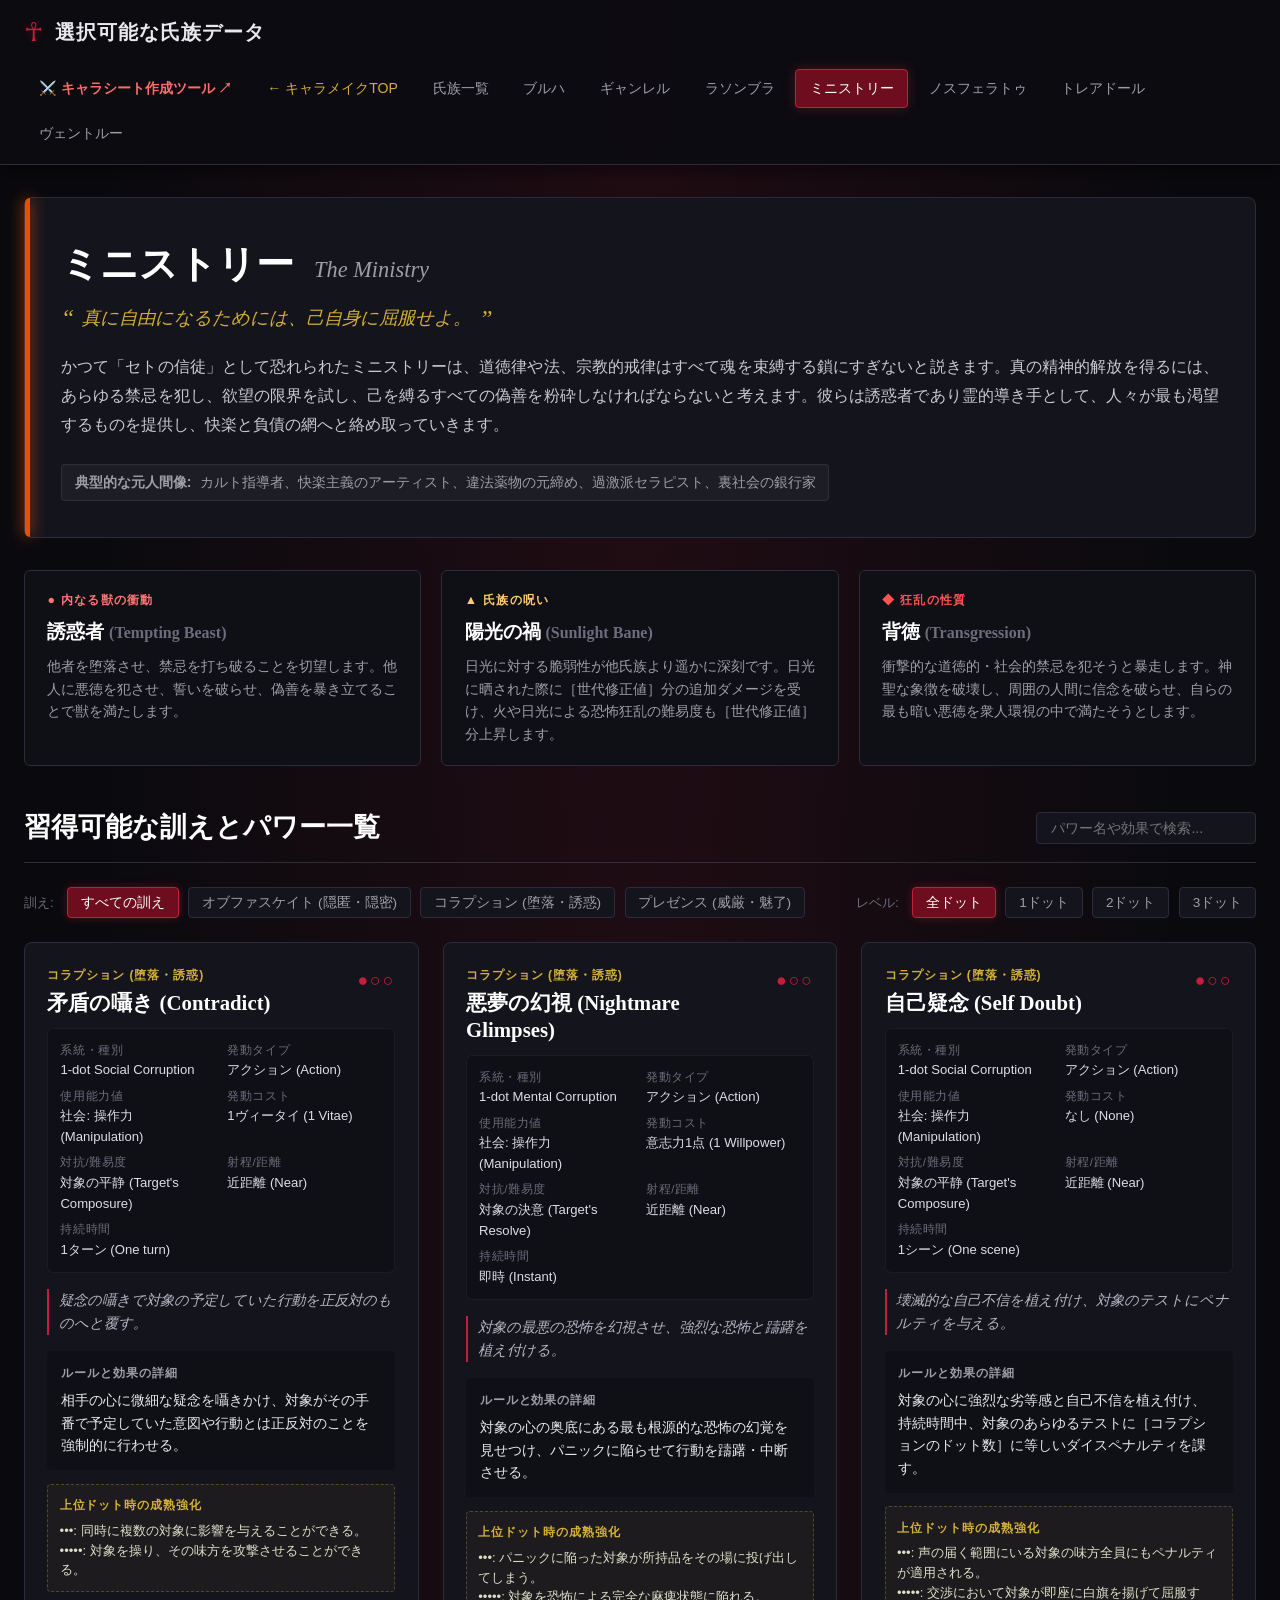
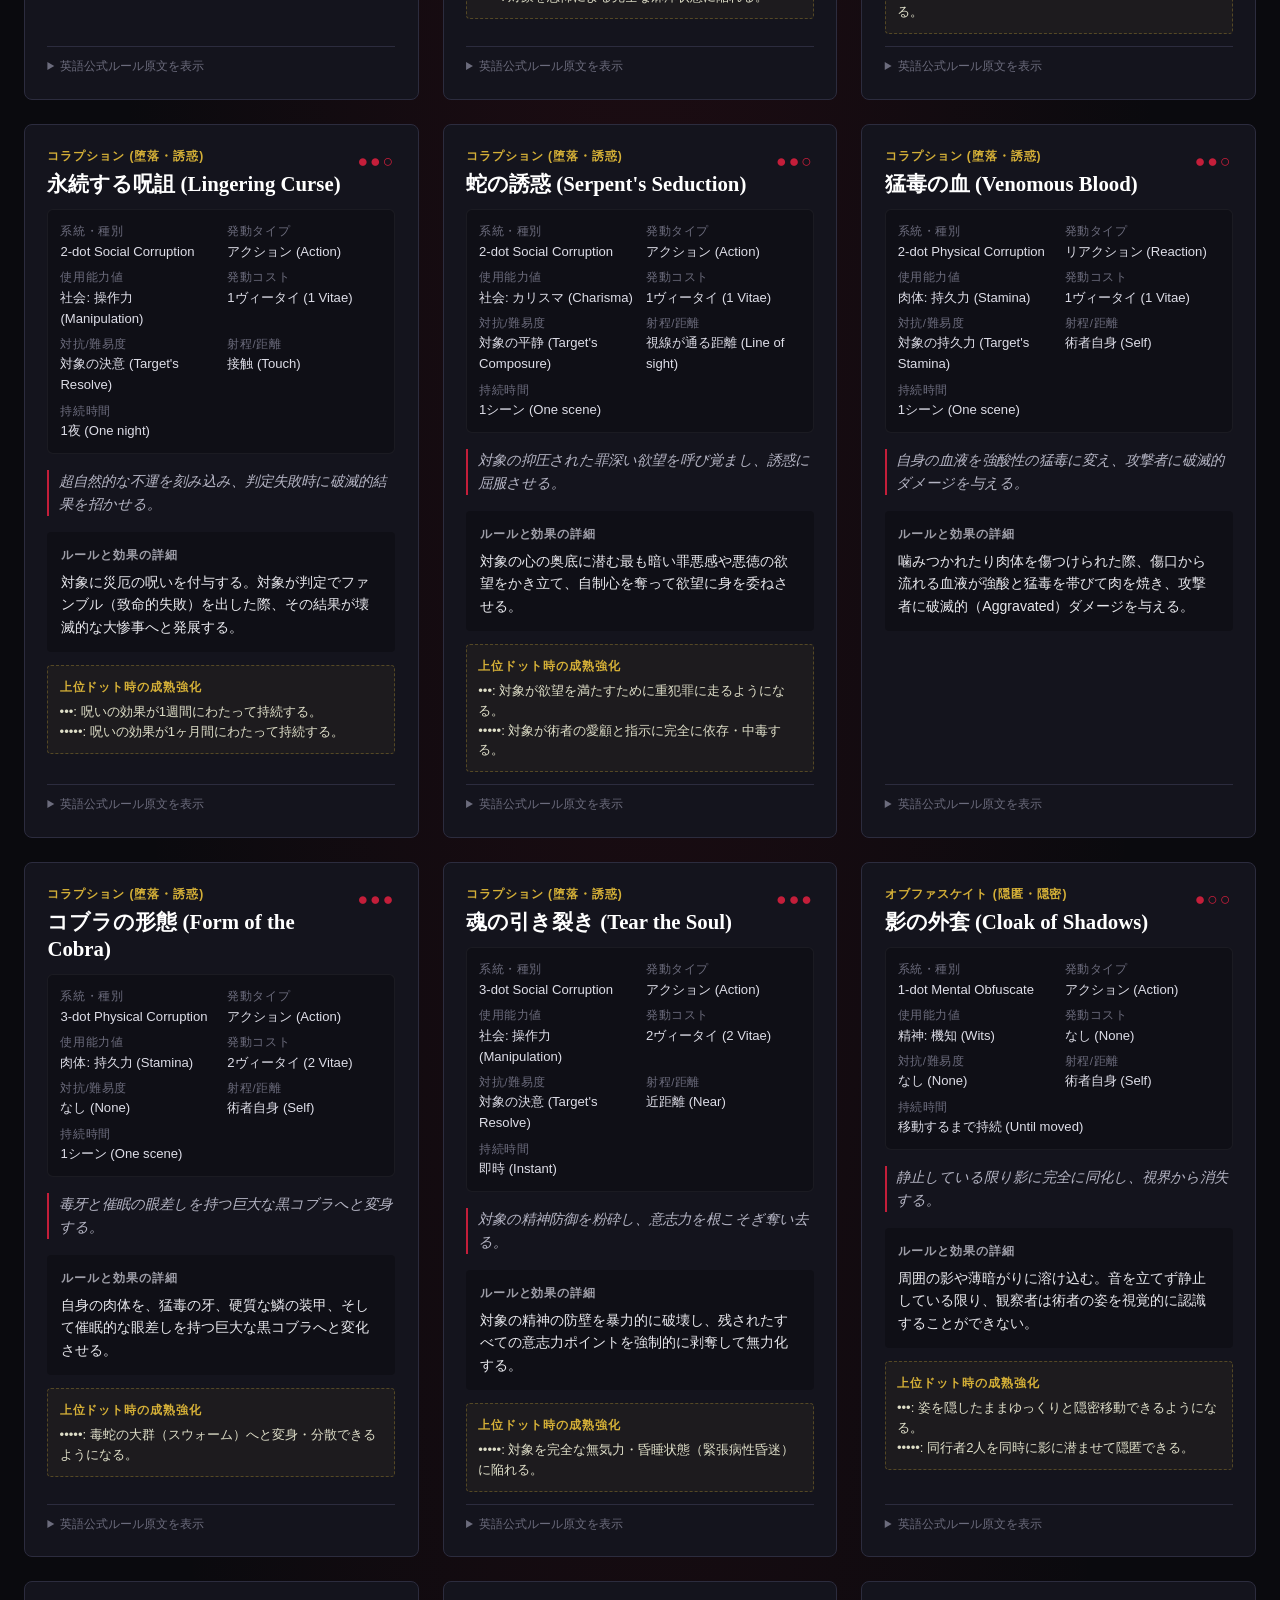
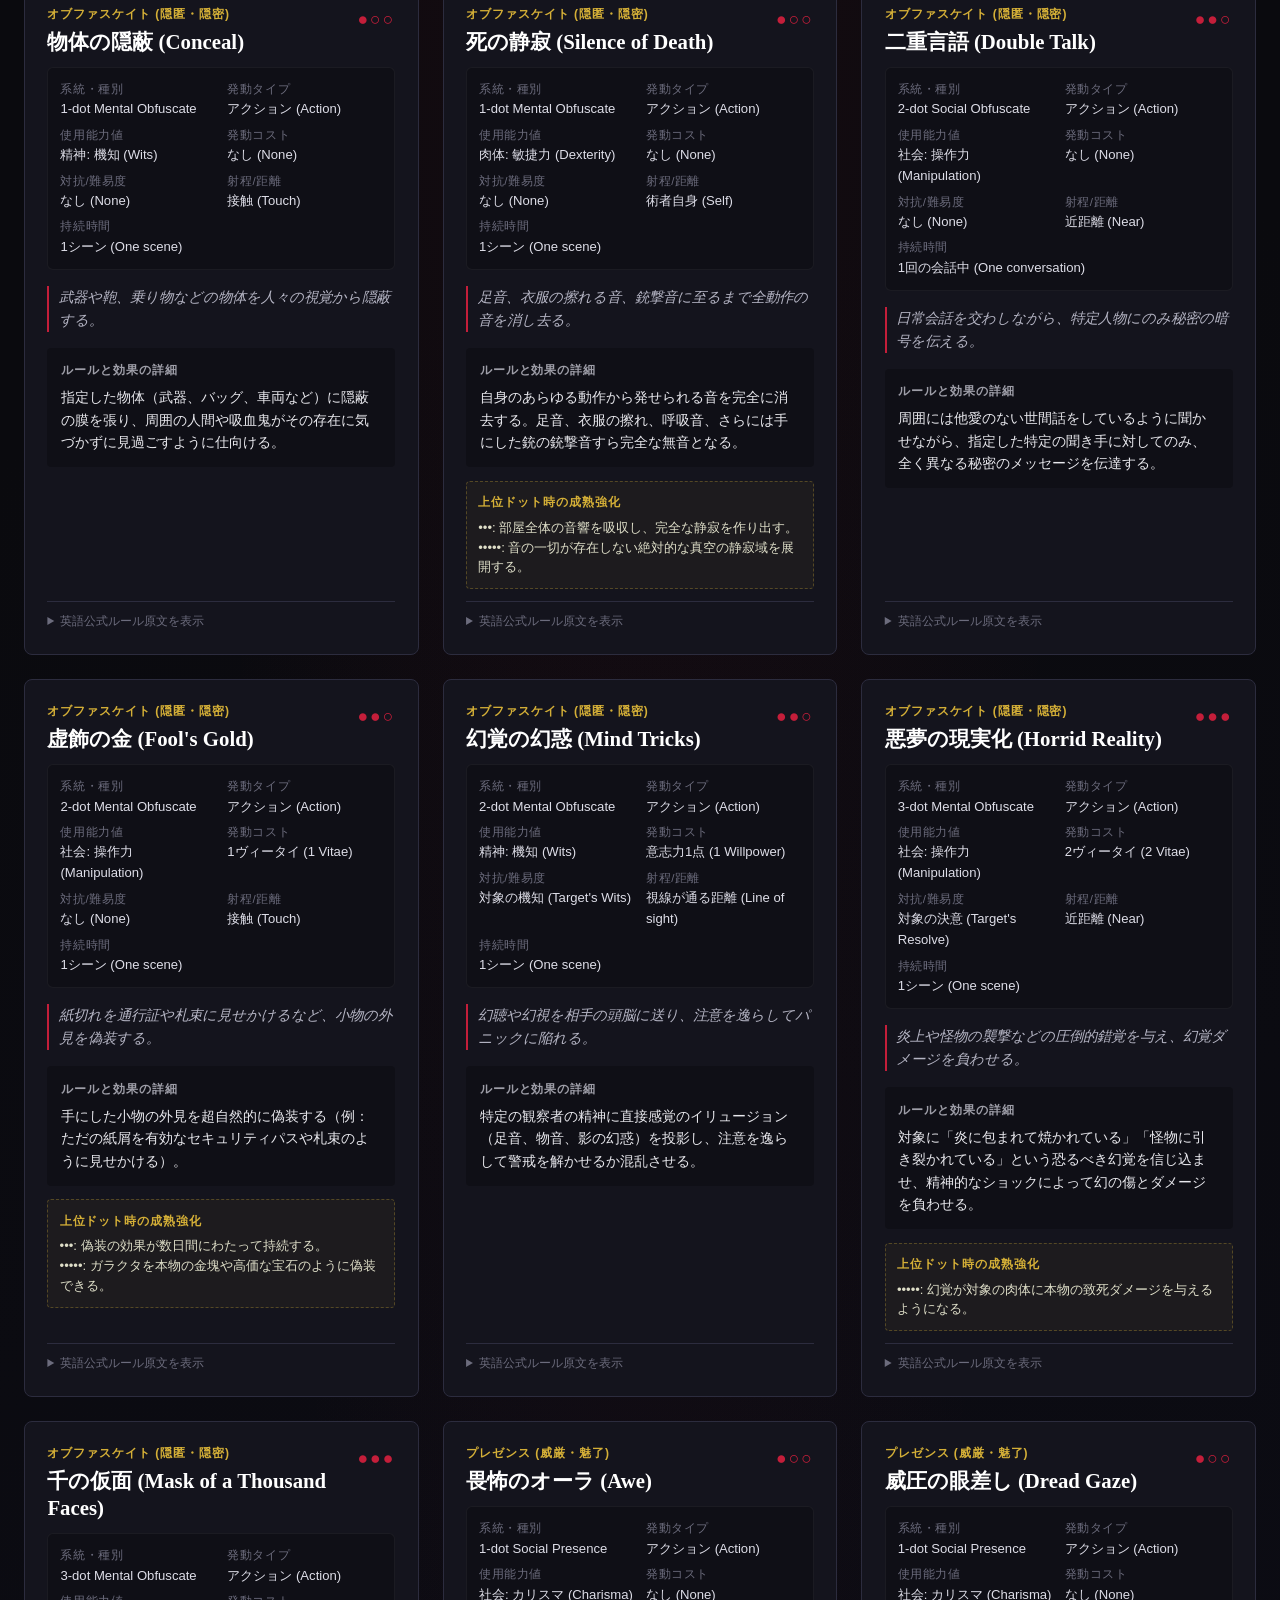
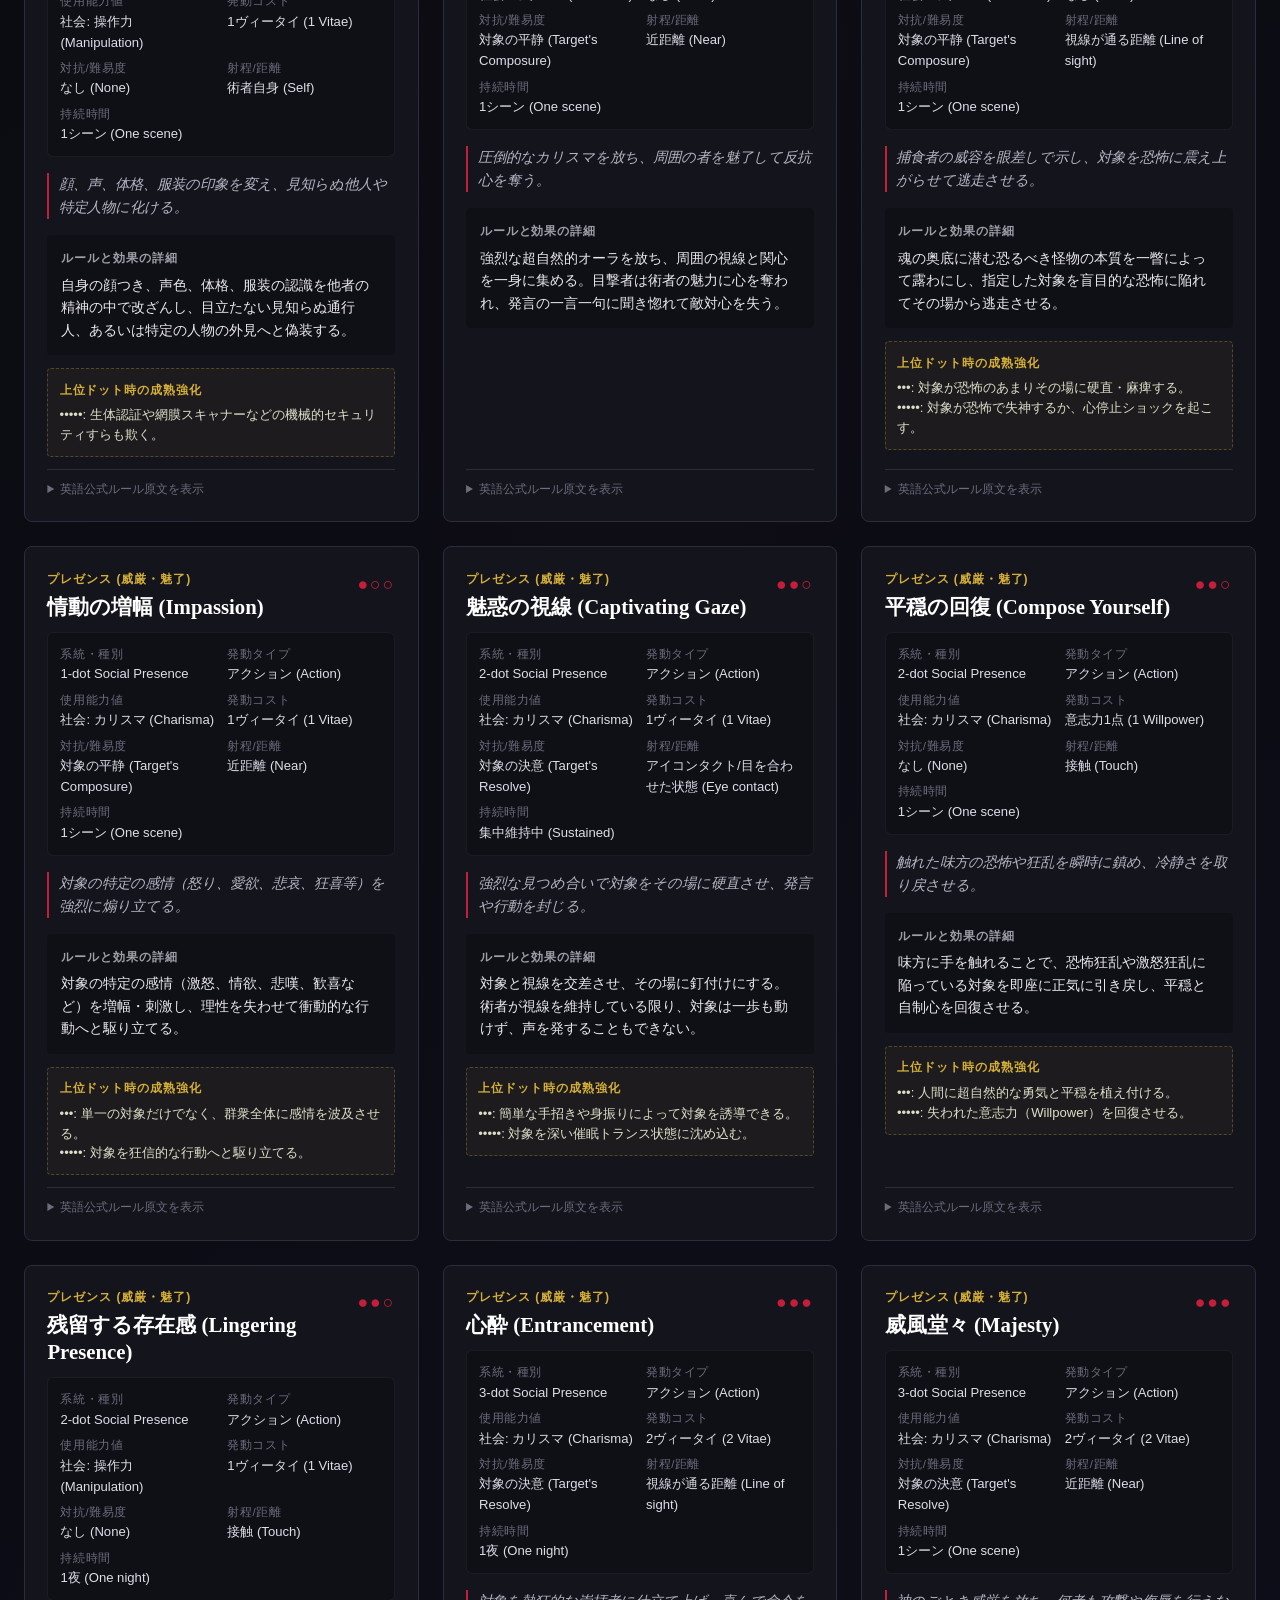
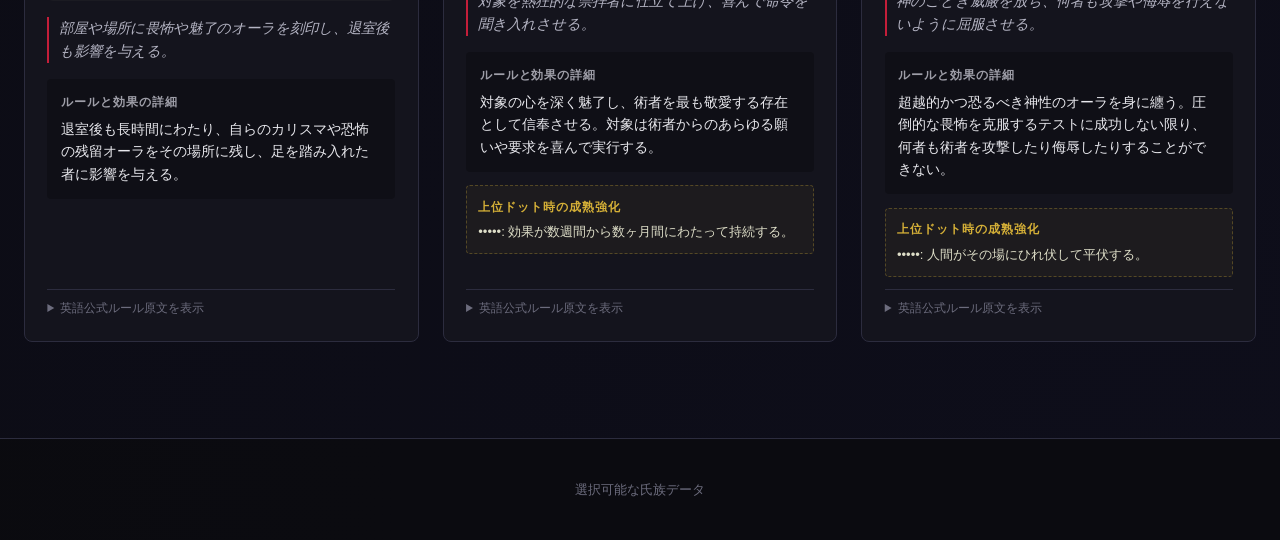
<file: guide/clan/ministry.html>
<!DOCTYPE html>
<html lang="ja">
<head>
  <meta charset="UTF-8">
  <meta name="viewport" content="width=device-width, initial-scale=1.0">
  <title>ミニストリー (The Ministry) - 選択可能な氏族データ</title>
  <link rel="stylesheet" href="style.css">
  <style>
    :root {
      --clan-theme: #e65100;
      --clan-accent: #ff9800;
    }
  </style>
</head>
<body>
  <header class="site-header">
  <div class="nav-container">
    <a href="index.html" class="site-title">
      <span class="vtm-symbol">☥</span>
      <span class="title-text">選択可能な氏族データ</span>
    </a>
    <ul class="clan-nav-list"><li class="clan-nav-item"><a href="../../index.html" style="color:#ff6b6b; font-weight:bold;">⚔️ キャラシート作成ツール ↗</a></li>
      <li class="clan-nav-item"><a href="../index.html" style="color:var(--gold);">← キャラメイクTOP</a></li><li class="clan-nav-item"><a href="index.html">氏族一覧</a></li><li class="clan-nav-item"><a href="brujah.html">ブルハ</a></li><li class="clan-nav-item"><a href="gangrel.html">ギャンレル</a></li><li class="clan-nav-item"><a href="lasombra.html">ラソンブラ</a></li><li class="clan-nav-item active"><a href="ministry.html">ミニストリー</a></li><li class="clan-nav-item"><a href="nosferatu.html">ノスフェラトゥ</a></li><li class="clan-nav-item"><a href="toreador.html">トレアドール</a></li><li class="clan-nav-item"><a href="ventrue.html">ヴェントルー</a></li>
    </ul>
  </div>
</header>

  <main class="main-content">
    <div class="clan-header-card">
      <div class="clan-title-row">
        <h1 class="clan-name-ja">ミニストリー</h1>
        <span class="clan-name-en">The Ministry</span>
      </div>
      <div class="clan-tagline">真に自由になるためには、己自身に屈服せよ。</div>
      <div class="clan-lore">かつて「セトの信徒」として恐れられたミニストリーは、道徳律や法、宗教的戒律はすべて魂を束縛する鎖にすぎないと説きます。真の精神的解放を得るには、あらゆる禁忌を犯し、欲望の限界を試し、己を縛るすべての偽善を粉砕しなければならないと考えます。彼らは誘惑者であり霊的導き手として、人々が最も渇望するものを提供し、快楽と負債の網へと絡め取っていきます。</div>
      <div class="clan-archetypes-badge">
        <strong>典型的な元人間像:</strong> カルト指導者、快楽主義のアーティスト、違法薬物の元締め、過激派セラピスト、裏社会の銀行家
      </div>
    </div>

    <div class="traits-grid">
      <div class="trait-box">
        <div class="trait-label beast">● 内なる獣の衝動</div>
        <div class="trait-title">誘惑者 <span style="font-size:0.85em; color:var(--text-dim);">(Tempting Beast)</span></div>
        <div class="trait-desc">他者を堕落させ、禁忌を打ち破ることを切望します。他人に悪徳を犯させ、誓いを破らせ、偽善を暴き立てることで獣を満たします。</div>
      </div>
      <div class="trait-box">
        <div class="trait-label curse">▲ 氏族の呪い</div>
        <div class="trait-title">陽光の禍 <span style="font-size:0.85em; color:var(--text-dim);">(Sunlight Bane)</span></div>
        <div class="trait-desc">日光に対する脆弱性が他氏族より遥かに深刻です。日光に晒された際に［世代修正値］分の追加ダメージを受け、火や日光による恐怖狂乱の難易度も［世代修正値］分上昇します。</div>
      </div>
      <div class="trait-box">
        <div class="trait-label frenzy">◆ 狂乱の性質</div>
        <div class="trait-title">背徳 <span style="font-size:0.85em; color:var(--text-dim);">(Transgression)</span></div>
        <div class="trait-desc">衝撃的な道徳的・社会的禁忌を犯そうと暴走します。神聖な象徴を破壊し、周囲の人間に信念を破らせ、自らの最も暗い悪徳を衆人環視の中で満たそうとします。</div>
      </div>
    </div>

    <div class="section-header">
      <h2 class="section-title">習得可能な訓えとパワー一覧</h2>
      <div class="filter-controls">
        <input type="text" id="powerSearch" class="search-input" placeholder="パワー名や効果で検索...">
      </div>
    </div>

    <div style="display: flex; flex-wrap: wrap; gap: 1rem; justify-content: space-between; align-items: center; margin-bottom: 1.5rem;">
      <div class="filter-controls" id="discFilterGroup">
        <span style="font-size:0.82rem; color:var(--text-dim); margin-right:0.25rem;">訓え:</span>
        <button class="filter-btn active" data-disc="all">すべての訓え</button><button class="filter-btn" data-disc="オブファスケイト (隠匿・隠密)">オブファスケイト (隠匿・隠密)</button><button class="filter-btn" data-disc="コラプション (堕落・誘惑)">コラプション (堕落・誘惑)</button><button class="filter-btn" data-disc="プレゼンス (威厳・魅了)">プレゼンス (威厳・魅了)</button>
      </div>
      <div class="filter-controls" id="dotFilterGroup">
        <span style="font-size:0.82rem; color:var(--text-dim); margin-right:0.25rem;">レベル:</span>
        <button class="filter-btn active" data-dot="all">全ドット</button><button class="filter-btn" data-dot="1">1ドット</button><button class="filter-btn" data-dot="2">2ドット</button><button class="filter-btn" data-dot="3">3ドット</button>
      </div>
    </div>

    <div class="powers-grid" id="powersGrid">
      <div class="power-card" data-disc="コラプション (堕落・誘惑)" data-dot="1" data-name="矛盾の囁き (Contradict)" data-summary="疑念の囁きで対象の予定していた行動を正反対のものへと覆す。">
  <div>
    <div class="power-header">
      <div class="power-title-wrap">
        <div class="power-discipline-badge">コラプション (堕落・誘惑)</div>
        <div class="power-name">矛盾の囁き (Contradict)</div>
      </div>
      <div class="power-dots" title="1ドット">●○○</div>
    </div>
    
    <div class="power-meta-grid">
      <div class="meta-item">
        <span class="meta-label">系統・種別</span>
        <span class="meta-val">1-dot Social Corruption</span>
      </div>
      <div class="meta-item">
        <span class="meta-label">発動タイプ</span>
        <span class="meta-val">アクション (Action)</span>
      </div>
      <div class="meta-item">
        <span class="meta-label">使用能力値</span>
        <span class="meta-val">社会: 操作力 (Manipulation)</span>
      </div>
      <div class="meta-item">
        <span class="meta-label">発動コスト</span>
        <span class="meta-val">1ヴィータイ (1 Vitae)</span>
      </div>
      <div class="meta-item">
        <span class="meta-label">対抗/難易度</span>
        <span class="meta-val">対象の平静 (Target's Composure)</span>
      </div>
      <div class="meta-item">
        <span class="meta-label">射程/距離</span>
        <span class="meta-val">近距離 (Near)</span>
      </div>
      <div class="meta-item" style="grid-column: span 2;">
        <span class="meta-label">持続時間</span>
        <span class="meta-val">1ターン (One turn)</span>
      </div>
    </div>

    <div class="power-summary">疑念の囁きで対象の予定していた行動を正反対のものへと覆す。</div>

    <div class="power-rules-box">
      <div class="rules-heading">ルールと効果の詳細</div>
      <div class="rules-text">相手の心に微細な疑念を囁きかけ、対象がその手番で予定していた意図や行動とは正反対のことを強制的に行わせる。</div>
    </div>

    <div class="maturing-box">
  <div class="rules-heading">上位ドット時の成熟強化</div>
  <div class="maturing-text">•••: 同時に複数の対象に影響を与えることができる。
•••••: 対象を操り、その味方を攻撃させることができる。</div>
</div>
  </div>

  <details class="en-accordion">
    <summary>英語公式ルール原文を表示</summary>
    <div class="en-content">
      <strong>Description:</strong> Whisper a subtle doubt that forces the target to do the opposite of what they planned for their turn.<br><br>
      <strong>Maturing:</strong> •••: Affects multiple targets.
•••••: Forces target to attack their ally.
    </div>
  </details>
</div><div class="power-card" data-disc="コラプション (堕落・誘惑)" data-dot="1" data-name="悪夢の幻視 (Nightmare Glimpses)" data-summary="対象の最悪の恐怖を幻視させ、強烈な恐怖と躊躇を植え付ける。">
  <div>
    <div class="power-header">
      <div class="power-title-wrap">
        <div class="power-discipline-badge">コラプション (堕落・誘惑)</div>
        <div class="power-name">悪夢の幻視 (Nightmare Glimpses)</div>
      </div>
      <div class="power-dots" title="1ドット">●○○</div>
    </div>
    
    <div class="power-meta-grid">
      <div class="meta-item">
        <span class="meta-label">系統・種別</span>
        <span class="meta-val">1-dot Mental Corruption</span>
      </div>
      <div class="meta-item">
        <span class="meta-label">発動タイプ</span>
        <span class="meta-val">アクション (Action)</span>
      </div>
      <div class="meta-item">
        <span class="meta-label">使用能力値</span>
        <span class="meta-val">社会: 操作力 (Manipulation)</span>
      </div>
      <div class="meta-item">
        <span class="meta-label">発動コスト</span>
        <span class="meta-val">意志力1点 (1 Willpower)</span>
      </div>
      <div class="meta-item">
        <span class="meta-label">対抗/難易度</span>
        <span class="meta-val">対象の決意 (Target's Resolve)</span>
      </div>
      <div class="meta-item">
        <span class="meta-label">射程/距離</span>
        <span class="meta-val">近距離 (Near)</span>
      </div>
      <div class="meta-item" style="grid-column: span 2;">
        <span class="meta-label">持続時間</span>
        <span class="meta-val">即時 (Instant)</span>
      </div>
    </div>

    <div class="power-summary">対象の最悪の恐怖を幻視させ、強烈な恐怖と躊躇を植え付ける。</div>

    <div class="power-rules-box">
      <div class="rules-heading">ルールと効果の詳細</div>
      <div class="rules-text">対象の心の奥底にある最も根源的な恐怖の幻覚を見せつけ、パニックに陥らせて行動を躊躇・中断させる。</div>
    </div>

    <div class="maturing-box">
  <div class="rules-heading">上位ドット時の成熟強化</div>
  <div class="maturing-text">•••: パニックに陥った対象が所持品をその場に投げ出してしまう。
•••••: 対象を恐怖による完全な麻痺状態に陥れる。</div>
</div>
  </div>

  <details class="en-accordion">
    <summary>英語公式ルール原文を表示</summary>
    <div class="en-content">
      <strong>Description:</strong> Cause the target to see horrifying visions of their deepest fears, inflicting terror and hesitation.<br><br>
      <strong>Maturing:</strong> •••: Target drops items in panic.
•••••: Target suffers paralyzing terror.
    </div>
  </details>
</div><div class="power-card" data-disc="コラプション (堕落・誘惑)" data-dot="1" data-name="自己疑念 (Self Doubt)" data-summary="壊滅的な自己不信を植え付け、対象のテストにペナルティを与える。">
  <div>
    <div class="power-header">
      <div class="power-title-wrap">
        <div class="power-discipline-badge">コラプション (堕落・誘惑)</div>
        <div class="power-name">自己疑念 (Self Doubt)</div>
      </div>
      <div class="power-dots" title="1ドット">●○○</div>
    </div>
    
    <div class="power-meta-grid">
      <div class="meta-item">
        <span class="meta-label">系統・種別</span>
        <span class="meta-val">1-dot Social Corruption</span>
      </div>
      <div class="meta-item">
        <span class="meta-label">発動タイプ</span>
        <span class="meta-val">アクション (Action)</span>
      </div>
      <div class="meta-item">
        <span class="meta-label">使用能力値</span>
        <span class="meta-val">社会: 操作力 (Manipulation)</span>
      </div>
      <div class="meta-item">
        <span class="meta-label">発動コスト</span>
        <span class="meta-val">なし (None)</span>
      </div>
      <div class="meta-item">
        <span class="meta-label">対抗/難易度</span>
        <span class="meta-val">対象の平静 (Target's Composure)</span>
      </div>
      <div class="meta-item">
        <span class="meta-label">射程/距離</span>
        <span class="meta-val">近距離 (Near)</span>
      </div>
      <div class="meta-item" style="grid-column: span 2;">
        <span class="meta-label">持続時間</span>
        <span class="meta-val">1シーン (One scene)</span>
      </div>
    </div>

    <div class="power-summary">壊滅的な自己不信を植え付け、対象のテストにペナルティを与える。</div>

    <div class="power-rules-box">
      <div class="rules-heading">ルールと効果の詳細</div>
      <div class="rules-text">対象の心に強烈な劣等感と自己不信を植え付け、持続時間中、対象のあらゆるテストに［コラプションのドット数］に等しいダイスペナルティを課す。</div>
    </div>

    <div class="maturing-box">
  <div class="rules-heading">上位ドット時の成熟強化</div>
  <div class="maturing-text">•••: 声の届く範囲にいる対象の味方全員にもペナルティが適用される。
•••••: 交渉において対象が即座に白旗を揚げて屈服する。</div>
</div>
  </div>

  <details class="en-accordion">
    <summary>英語公式ルール原文を表示</summary>
    <div class="en-content">
      <strong>Description:</strong> Inflict crushing self-doubt on a target, imposing a dice penalty to their tests equal to your Corruption dots.<br><br>
      <strong>Maturing:</strong> •••: Penalty applies to all allies within earshot.
•••••: Target yields immediately in negotiation.
    </div>
  </details>
</div><div class="power-card" data-disc="コラプション (堕落・誘惑)" data-dot="2" data-name="永続する呪詛 (Lingering Curse)" data-summary="超自然的な不運を刻み込み、判定失敗時に破滅的結果を招かせる。">
  <div>
    <div class="power-header">
      <div class="power-title-wrap">
        <div class="power-discipline-badge">コラプション (堕落・誘惑)</div>
        <div class="power-name">永続する呪詛 (Lingering Curse)</div>
      </div>
      <div class="power-dots" title="2ドット">●●○</div>
    </div>
    
    <div class="power-meta-grid">
      <div class="meta-item">
        <span class="meta-label">系統・種別</span>
        <span class="meta-val">2-dot Social Corruption</span>
      </div>
      <div class="meta-item">
        <span class="meta-label">発動タイプ</span>
        <span class="meta-val">アクション (Action)</span>
      </div>
      <div class="meta-item">
        <span class="meta-label">使用能力値</span>
        <span class="meta-val">社会: 操作力 (Manipulation)</span>
      </div>
      <div class="meta-item">
        <span class="meta-label">発動コスト</span>
        <span class="meta-val">1ヴィータイ (1 Vitae)</span>
      </div>
      <div class="meta-item">
        <span class="meta-label">対抗/難易度</span>
        <span class="meta-val">対象の決意 (Target's Resolve)</span>
      </div>
      <div class="meta-item">
        <span class="meta-label">射程/距離</span>
        <span class="meta-val">接触 (Touch)</span>
      </div>
      <div class="meta-item" style="grid-column: span 2;">
        <span class="meta-label">持続時間</span>
        <span class="meta-val">1夜 (One night)</span>
      </div>
    </div>

    <div class="power-summary">超自然的な不運を刻み込み、判定失敗時に破滅的結果を招かせる。</div>

    <div class="power-rules-box">
      <div class="rules-heading">ルールと効果の詳細</div>
      <div class="rules-text">対象に災厄の呪いを付与する。対象が判定でファンブル（致命的失敗）を出した際、その結果が壊滅的な大惨事へと発展する。</div>
    </div>

    <div class="maturing-box">
  <div class="rules-heading">上位ドット時の成熟強化</div>
  <div class="maturing-text">•••: 呪いの効果が1週間にわたって持続する。
•••••: 呪いの効果が1ヶ月間にわたって持続する。</div>
</div>
  </div>

  <details class="en-accordion">
    <summary>英語公式ルール原文を表示</summary>
    <div class="en-content">
      <strong>Description:</strong> Afflict target with supernatural bad luck; whenever they roll a critical failure, the consequences are disastrous.<br><br>
      <strong>Maturing:</strong> •••: Lasts for a week.
•••••: Lasts for a month.
    </div>
  </details>
</div><div class="power-card" data-disc="コラプション (堕落・誘惑)" data-dot="2" data-name="蛇の誘惑 (Serpent's Seduction)" data-summary="対象の抑圧された罪深い欲望を呼び覚まし、誘惑に屈服させる。">
  <div>
    <div class="power-header">
      <div class="power-title-wrap">
        <div class="power-discipline-badge">コラプション (堕落・誘惑)</div>
        <div class="power-name">蛇の誘惑 (Serpent's Seduction)</div>
      </div>
      <div class="power-dots" title="2ドット">●●○</div>
    </div>
    
    <div class="power-meta-grid">
      <div class="meta-item">
        <span class="meta-label">系統・種別</span>
        <span class="meta-val">2-dot Social Corruption</span>
      </div>
      <div class="meta-item">
        <span class="meta-label">発動タイプ</span>
        <span class="meta-val">アクション (Action)</span>
      </div>
      <div class="meta-item">
        <span class="meta-label">使用能力値</span>
        <span class="meta-val">社会: カリスマ (Charisma)</span>
      </div>
      <div class="meta-item">
        <span class="meta-label">発動コスト</span>
        <span class="meta-val">1ヴィータイ (1 Vitae)</span>
      </div>
      <div class="meta-item">
        <span class="meta-label">対抗/難易度</span>
        <span class="meta-val">対象の平静 (Target's Composure)</span>
      </div>
      <div class="meta-item">
        <span class="meta-label">射程/距離</span>
        <span class="meta-val">視線が通る距離 (Line of sight)</span>
      </div>
      <div class="meta-item" style="grid-column: span 2;">
        <span class="meta-label">持続時間</span>
        <span class="meta-val">1シーン (One scene)</span>
      </div>
    </div>

    <div class="power-summary">対象の抑圧された罪深い欲望を呼び覚まし、誘惑に屈服させる。</div>

    <div class="power-rules-box">
      <div class="rules-heading">ルールと効果の詳細</div>
      <div class="rules-text">対象の心の奥底に潜む最も暗い罪悪感や悪徳の欲望をかき立て、自制心を奪って欲望に身を委ねさせる。</div>
    </div>

    <div class="maturing-box">
  <div class="rules-heading">上位ドット時の成熟強化</div>
  <div class="maturing-text">•••: 対象が欲望を満たすために重犯罪に走るようになる。
•••••: 対象が術者の愛顧と指示に完全に依存・中毒する。</div>
</div>
  </div>

  <details class="en-accordion">
    <summary>英語公式ルール原文を表示</summary>
    <div class="en-content">
      <strong>Description:</strong> Stir the deepest sinful desire in a target, making them helpless against indulgence.<br><br>
      <strong>Maturing:</strong> •••: Target commits crime to satisfy craving.
•••••: Target becomes completely addicted to your favor.
    </div>
  </details>
</div><div class="power-card" data-disc="コラプション (堕落・誘惑)" data-dot="2" data-name="猛毒の血 (Venomous Blood)" data-summary="自身の血液を強酸性の猛毒に変え、攻撃者に破滅的ダメージを与える。">
  <div>
    <div class="power-header">
      <div class="power-title-wrap">
        <div class="power-discipline-badge">コラプション (堕落・誘惑)</div>
        <div class="power-name">猛毒の血 (Venomous Blood)</div>
      </div>
      <div class="power-dots" title="2ドット">●●○</div>
    </div>
    
    <div class="power-meta-grid">
      <div class="meta-item">
        <span class="meta-label">系統・種別</span>
        <span class="meta-val">2-dot Physical Corruption</span>
      </div>
      <div class="meta-item">
        <span class="meta-label">発動タイプ</span>
        <span class="meta-val">リアクション (Reaction)</span>
      </div>
      <div class="meta-item">
        <span class="meta-label">使用能力値</span>
        <span class="meta-val">肉体: 持久力 (Stamina)</span>
      </div>
      <div class="meta-item">
        <span class="meta-label">発動コスト</span>
        <span class="meta-val">1ヴィータイ (1 Vitae)</span>
      </div>
      <div class="meta-item">
        <span class="meta-label">対抗/難易度</span>
        <span class="meta-val">対象の持久力 (Target's Stamina)</span>
      </div>
      <div class="meta-item">
        <span class="meta-label">射程/距離</span>
        <span class="meta-val">術者自身 (Self)</span>
      </div>
      <div class="meta-item" style="grid-column: span 2;">
        <span class="meta-label">持続時間</span>
        <span class="meta-val">1シーン (One scene)</span>
      </div>
    </div>

    <div class="power-summary">自身の血液を強酸性の猛毒に変え、攻撃者に破滅的ダメージを与える。</div>

    <div class="power-rules-box">
      <div class="rules-heading">ルールと効果の詳細</div>
      <div class="rules-text">噛みつかれたり肉体を傷つけられた際、傷口から流れる血液が強酸と猛毒を帯びて肉を焼き、攻撃者に破滅的（Aggravated）ダメージを与える。</div>
    </div>

    
  </div>

  <details class="en-accordion">
    <summary>英語公式ルール原文を表示</summary>
    <div class="en-content">
      <strong>Description:</strong> When bitten or cut, your blood burns flesh and corrodes weapons, dealing Aggravated damage to attackers.<br><br>
      <strong>Maturing:</strong> None
    </div>
  </details>
</div><div class="power-card" data-disc="コラプション (堕落・誘惑)" data-dot="3" data-name="コブラの形態 (Form of the Cobra)" data-summary="毒牙と催眠の眼差しを持つ巨大な黒コブラへと変身する。">
  <div>
    <div class="power-header">
      <div class="power-title-wrap">
        <div class="power-discipline-badge">コラプション (堕落・誘惑)</div>
        <div class="power-name">コブラの形態 (Form of the Cobra)</div>
      </div>
      <div class="power-dots" title="3ドット">●●●</div>
    </div>
    
    <div class="power-meta-grid">
      <div class="meta-item">
        <span class="meta-label">系統・種別</span>
        <span class="meta-val">3-dot Physical Corruption</span>
      </div>
      <div class="meta-item">
        <span class="meta-label">発動タイプ</span>
        <span class="meta-val">アクション (Action)</span>
      </div>
      <div class="meta-item">
        <span class="meta-label">使用能力値</span>
        <span class="meta-val">肉体: 持久力 (Stamina)</span>
      </div>
      <div class="meta-item">
        <span class="meta-label">発動コスト</span>
        <span class="meta-val">2ヴィータイ (2 Vitae)</span>
      </div>
      <div class="meta-item">
        <span class="meta-label">対抗/難易度</span>
        <span class="meta-val">なし (None)</span>
      </div>
      <div class="meta-item">
        <span class="meta-label">射程/距離</span>
        <span class="meta-val">術者自身 (Self)</span>
      </div>
      <div class="meta-item" style="grid-column: span 2;">
        <span class="meta-label">持続時間</span>
        <span class="meta-val">1シーン (One scene)</span>
      </div>
    </div>

    <div class="power-summary">毒牙と催眠の眼差しを持つ巨大な黒コブラへと変身する。</div>

    <div class="power-rules-box">
      <div class="rules-heading">ルールと効果の詳細</div>
      <div class="rules-text">自身の肉体を、猛毒の牙、硬質な鱗の装甲、そして催眠的な眼差しを持つ巨大な黒コブラへと変化させる。</div>
    </div>

    <div class="maturing-box">
  <div class="rules-heading">上位ドット時の成熟強化</div>
  <div class="maturing-text">•••••: 毒蛇の大群（スウォーム）へと変身・分散できるようになる。</div>
</div>
  </div>

  <details class="en-accordion">
    <summary>英語公式ルール原文を表示</summary>
    <div class="en-content">
      <strong>Description:</strong> Your flesh transforms into a giant black cobra with venomous fangs, armored scales, and hypnotic gaze.<br><br>
      <strong>Maturing:</strong> •••••: Can transform into a swarm of vipers.
    </div>
  </details>
</div><div class="power-card" data-disc="コラプション (堕落・誘惑)" data-dot="3" data-name="魂の引き裂き (Tear the Soul)" data-summary="対象の精神防御を粉砕し、意志力を根こそぎ奪い去る。">
  <div>
    <div class="power-header">
      <div class="power-title-wrap">
        <div class="power-discipline-badge">コラプション (堕落・誘惑)</div>
        <div class="power-name">魂の引き裂き (Tear the Soul)</div>
      </div>
      <div class="power-dots" title="3ドット">●●●</div>
    </div>
    
    <div class="power-meta-grid">
      <div class="meta-item">
        <span class="meta-label">系統・種別</span>
        <span class="meta-val">3-dot Social Corruption</span>
      </div>
      <div class="meta-item">
        <span class="meta-label">発動タイプ</span>
        <span class="meta-val">アクション (Action)</span>
      </div>
      <div class="meta-item">
        <span class="meta-label">使用能力値</span>
        <span class="meta-val">社会: 操作力 (Manipulation)</span>
      </div>
      <div class="meta-item">
        <span class="meta-label">発動コスト</span>
        <span class="meta-val">2ヴィータイ (2 Vitae)</span>
      </div>
      <div class="meta-item">
        <span class="meta-label">対抗/難易度</span>
        <span class="meta-val">対象の決意 (Target's Resolve)</span>
      </div>
      <div class="meta-item">
        <span class="meta-label">射程/距離</span>
        <span class="meta-val">近距離 (Near)</span>
      </div>
      <div class="meta-item" style="grid-column: span 2;">
        <span class="meta-label">持続時間</span>
        <span class="meta-val">即時 (Instant)</span>
      </div>
    </div>

    <div class="power-summary">対象の精神防御を粉砕し、意志力を根こそぎ奪い去る。</div>

    <div class="power-rules-box">
      <div class="rules-heading">ルールと効果の詳細</div>
      <div class="rules-text">対象の精神の防壁を暴力的に破壊し、残されたすべての意志力ポイントを強制的に剥奪して無力化する。</div>
    </div>

    <div class="maturing-box">
  <div class="rules-heading">上位ドット時の成熟強化</div>
  <div class="maturing-text">•••••: 対象を完全な無気力・昏睡状態（緊張病性昏迷）に陥れる。</div>
</div>
  </div>

  <details class="en-accordion">
    <summary>英語公式ルール原文を表示</summary>
    <div class="en-content">
      <strong>Description:</strong> Crush the target's mental defenses, stripping them of all remaining Willpower points.<br><br>
      <strong>Maturing:</strong> •••••: Target falls into a catatonic stupor.
    </div>
  </details>
</div><div class="power-card" data-disc="オブファスケイト (隠匿・隠密)" data-dot="1" data-name="影の外套 (Cloak of Shadows)" data-summary="静止している限り影に完全に同化し、視界から消失する。">
  <div>
    <div class="power-header">
      <div class="power-title-wrap">
        <div class="power-discipline-badge">オブファスケイト (隠匿・隠密)</div>
        <div class="power-name">影の外套 (Cloak of Shadows)</div>
      </div>
      <div class="power-dots" title="1ドット">●○○</div>
    </div>
    
    <div class="power-meta-grid">
      <div class="meta-item">
        <span class="meta-label">系統・種別</span>
        <span class="meta-val">1-dot Mental Obfuscate</span>
      </div>
      <div class="meta-item">
        <span class="meta-label">発動タイプ</span>
        <span class="meta-val">アクション (Action)</span>
      </div>
      <div class="meta-item">
        <span class="meta-label">使用能力値</span>
        <span class="meta-val">精神: 機知 (Wits)</span>
      </div>
      <div class="meta-item">
        <span class="meta-label">発動コスト</span>
        <span class="meta-val">なし (None)</span>
      </div>
      <div class="meta-item">
        <span class="meta-label">対抗/難易度</span>
        <span class="meta-val">なし (None)</span>
      </div>
      <div class="meta-item">
        <span class="meta-label">射程/距離</span>
        <span class="meta-val">術者自身 (Self)</span>
      </div>
      <div class="meta-item" style="grid-column: span 2;">
        <span class="meta-label">持続時間</span>
        <span class="meta-val">移動するまで持続 (Until moved)</span>
      </div>
    </div>

    <div class="power-summary">静止している限り影に完全に同化し、視界から消失する。</div>

    <div class="power-rules-box">
      <div class="rules-heading">ルールと効果の詳細</div>
      <div class="rules-text">周囲の影や薄暗がりに溶け込む。音を立てず静止している限り、観察者は術者の姿を視覚的に認識することができない。</div>
    </div>

    <div class="maturing-box">
  <div class="rules-heading">上位ドット時の成熟強化</div>
  <div class="maturing-text">•••: 姿を隠したままゆっくりと隠密移動できるようになる。
•••••: 同行者2人を同時に影に潜ませて隠匿できる。</div>
</div>
  </div>

  <details class="en-accordion">
    <summary>英語公式ルール原文を表示</summary>
    <div class="en-content">
      <strong>Description:</strong> Blend seamlessly into shadows. So long as you do not move or make noise, observers cannot see you.<br><br>
      <strong>Maturing:</strong> •••: Can move slowly while concealed.
•••••: Can conceal 2 companions.
    </div>
  </details>
</div><div class="power-card" data-disc="オブファスケイト (隠匿・隠密)" data-dot="1" data-name="物体の隠蔽 (Conceal)" data-summary="武器や鞄、乗り物などの物体を人々の視覚から隠蔽する。">
  <div>
    <div class="power-header">
      <div class="power-title-wrap">
        <div class="power-discipline-badge">オブファスケイト (隠匿・隠密)</div>
        <div class="power-name">物体の隠蔽 (Conceal)</div>
      </div>
      <div class="power-dots" title="1ドット">●○○</div>
    </div>
    
    <div class="power-meta-grid">
      <div class="meta-item">
        <span class="meta-label">系統・種別</span>
        <span class="meta-val">1-dot Mental Obfuscate</span>
      </div>
      <div class="meta-item">
        <span class="meta-label">発動タイプ</span>
        <span class="meta-val">アクション (Action)</span>
      </div>
      <div class="meta-item">
        <span class="meta-label">使用能力値</span>
        <span class="meta-val">精神: 機知 (Wits)</span>
      </div>
      <div class="meta-item">
        <span class="meta-label">発動コスト</span>
        <span class="meta-val">なし (None)</span>
      </div>
      <div class="meta-item">
        <span class="meta-label">対抗/難易度</span>
        <span class="meta-val">なし (None)</span>
      </div>
      <div class="meta-item">
        <span class="meta-label">射程/距離</span>
        <span class="meta-val">接触 (Touch)</span>
      </div>
      <div class="meta-item" style="grid-column: span 2;">
        <span class="meta-label">持続時間</span>
        <span class="meta-val">1シーン (One scene)</span>
      </div>
    </div>

    <div class="power-summary">武器や鞄、乗り物などの物体を人々の視覚から隠蔽する。</div>

    <div class="power-rules-box">
      <div class="rules-heading">ルールと効果の詳細</div>
      <div class="rules-text">指定した物体（武器、バッグ、車両など）に隠蔽の膜を張り、周囲の人間や吸血鬼がその存在に気づかずに見過ごすように仕向ける。</div>
    </div>

    
  </div>

  <details class="en-accordion">
    <summary>英語公式ルール原文を表示</summary>
    <div class="en-content">
      <strong>Description:</strong> Cloak an object (weapon, bag, vehicle) so that onlookers look right past it without noticing.<br><br>
      <strong>Maturing:</strong> None
    </div>
  </details>
</div><div class="power-card" data-disc="オブファスケイト (隠匿・隠密)" data-dot="1" data-name="死の静寂 (Silence of Death)" data-summary="足音、衣服の擦れる音、銃撃音に至るまで全動作の音を消し去る。">
  <div>
    <div class="power-header">
      <div class="power-title-wrap">
        <div class="power-discipline-badge">オブファスケイト (隠匿・隠密)</div>
        <div class="power-name">死の静寂 (Silence of Death)</div>
      </div>
      <div class="power-dots" title="1ドット">●○○</div>
    </div>
    
    <div class="power-meta-grid">
      <div class="meta-item">
        <span class="meta-label">系統・種別</span>
        <span class="meta-val">1-dot Mental Obfuscate</span>
      </div>
      <div class="meta-item">
        <span class="meta-label">発動タイプ</span>
        <span class="meta-val">アクション (Action)</span>
      </div>
      <div class="meta-item">
        <span class="meta-label">使用能力値</span>
        <span class="meta-val">肉体: 敏捷力 (Dexterity)</span>
      </div>
      <div class="meta-item">
        <span class="meta-label">発動コスト</span>
        <span class="meta-val">なし (None)</span>
      </div>
      <div class="meta-item">
        <span class="meta-label">対抗/難易度</span>
        <span class="meta-val">なし (None)</span>
      </div>
      <div class="meta-item">
        <span class="meta-label">射程/距離</span>
        <span class="meta-val">術者自身 (Self)</span>
      </div>
      <div class="meta-item" style="grid-column: span 2;">
        <span class="meta-label">持続時間</span>
        <span class="meta-val">1シーン (One scene)</span>
      </div>
    </div>

    <div class="power-summary">足音、衣服の擦れる音、銃撃音に至るまで全動作の音を消し去る。</div>

    <div class="power-rules-box">
      <div class="rules-heading">ルールと効果の詳細</div>
      <div class="rules-text">自身のあらゆる動作から発せられる音を完全に消去する。足音、衣服の擦れ、呼吸音、さらには手にした銃の銃撃音すら完全な無音となる。</div>
    </div>

    <div class="maturing-box">
  <div class="rules-heading">上位ドット時の成熟強化</div>
  <div class="maturing-text">•••: 部屋全体の音響を吸収し、完全な静寂を作り出す。
•••••: 音の一切が存在しない絶対的な真空の静寂域を展開する。</div>
</div>
  </div>

  <details class="en-accordion">
    <summary>英語公式ルール原文を表示</summary>
    <div class="en-content">
      <strong>Description:</strong> Completely silence your footsteps, breathing, rustling clothes, and gunshots fired from your hands.<br><br>
      <strong>Maturing:</strong> •••: Muffles sounds in an entire room.
•••••: Absolute vacuum of sound.
    </div>
  </details>
</div><div class="power-card" data-disc="オブファスケイト (隠匿・隠密)" data-dot="2" data-name="二重言語 (Double Talk)" data-summary="日常会話を交わしながら、特定人物にのみ秘密の暗号を伝える。">
  <div>
    <div class="power-header">
      <div class="power-title-wrap">
        <div class="power-discipline-badge">オブファスケイト (隠匿・隠密)</div>
        <div class="power-name">二重言語 (Double Talk)</div>
      </div>
      <div class="power-dots" title="2ドット">●●○</div>
    </div>
    
    <div class="power-meta-grid">
      <div class="meta-item">
        <span class="meta-label">系統・種別</span>
        <span class="meta-val">2-dot Social Obfuscate</span>
      </div>
      <div class="meta-item">
        <span class="meta-label">発動タイプ</span>
        <span class="meta-val">アクション (Action)</span>
      </div>
      <div class="meta-item">
        <span class="meta-label">使用能力値</span>
        <span class="meta-val">社会: 操作力 (Manipulation)</span>
      </div>
      <div class="meta-item">
        <span class="meta-label">発動コスト</span>
        <span class="meta-val">なし (None)</span>
      </div>
      <div class="meta-item">
        <span class="meta-label">対抗/難易度</span>
        <span class="meta-val">なし (None)</span>
      </div>
      <div class="meta-item">
        <span class="meta-label">射程/距離</span>
        <span class="meta-val">近距離 (Near)</span>
      </div>
      <div class="meta-item" style="grid-column: span 2;">
        <span class="meta-label">持続時間</span>
        <span class="meta-val">1回の会話中 (One conversation)</span>
      </div>
    </div>

    <div class="power-summary">日常会話を交わしながら、特定人物にのみ秘密の暗号を伝える。</div>

    <div class="power-rules-box">
      <div class="rules-heading">ルールと効果の詳細</div>
      <div class="rules-text">周囲には他愛のない世間話をしているように聞かせながら、指定した特定の聞き手に対してのみ、全く異なる秘密のメッセージを伝達する。</div>
    </div>

    
  </div>

  <details class="en-accordion">
    <summary>英語公式ルール原文を表示</summary>
    <div class="en-content">
      <strong>Description:</strong> Converse normally while transmitting completely different, secret messages to designated listeners.<br><br>
      <strong>Maturing:</strong> None
    </div>
  </details>
</div><div class="power-card" data-disc="オブファスケイト (隠匿・隠密)" data-dot="2" data-name="虚飾の金 (Fool's Gold)" data-summary="紙切れを通行証や札束に見せかけるなど、小物の外見を偽装する。">
  <div>
    <div class="power-header">
      <div class="power-title-wrap">
        <div class="power-discipline-badge">オブファスケイト (隠匿・隠密)</div>
        <div class="power-name">虚飾の金 (Fool's Gold)</div>
      </div>
      <div class="power-dots" title="2ドット">●●○</div>
    </div>
    
    <div class="power-meta-grid">
      <div class="meta-item">
        <span class="meta-label">系統・種別</span>
        <span class="meta-val">2-dot Mental Obfuscate</span>
      </div>
      <div class="meta-item">
        <span class="meta-label">発動タイプ</span>
        <span class="meta-val">アクション (Action)</span>
      </div>
      <div class="meta-item">
        <span class="meta-label">使用能力値</span>
        <span class="meta-val">社会: 操作力 (Manipulation)</span>
      </div>
      <div class="meta-item">
        <span class="meta-label">発動コスト</span>
        <span class="meta-val">1ヴィータイ (1 Vitae)</span>
      </div>
      <div class="meta-item">
        <span class="meta-label">対抗/難易度</span>
        <span class="meta-val">なし (None)</span>
      </div>
      <div class="meta-item">
        <span class="meta-label">射程/距離</span>
        <span class="meta-val">接触 (Touch)</span>
      </div>
      <div class="meta-item" style="grid-column: span 2;">
        <span class="meta-label">持続時間</span>
        <span class="meta-val">1シーン (One scene)</span>
      </div>
    </div>

    <div class="power-summary">紙切れを通行証や札束に見せかけるなど、小物の外見を偽装する。</div>

    <div class="power-rules-box">
      <div class="rules-heading">ルールと効果の詳細</div>
      <div class="rules-text">手にした小物の外見を超自然的に偽装する（例：ただの紙屑を有効なセキュリティパスや札束のように見せかける）。</div>
    </div>

    <div class="maturing-box">
  <div class="rules-heading">上位ドット時の成熟強化</div>
  <div class="maturing-text">•••: 偽装の効果が数日間にわたって持続する。
•••••: ガラクタを本物の金塊や高価な宝石のように偽装できる。</div>
</div>
  </div>

  <details class="en-accordion">
    <summary>英語公式ルール原文を表示</summary>
    <div class="en-content">
      <strong>Description:</strong> Supernaturally disguise an object (e.g. a scrap of paper appears as a valid security pass or cash).<br><br>
      <strong>Maturing:</strong> •••: Disguise lasts for days.
•••••: Object appears as valuable gold or jewels.
    </div>
  </details>
</div><div class="power-card" data-disc="オブファスケイト (隠匿・隠密)" data-dot="2" data-name="幻覚の幻惑 (Mind Tricks)" data-summary="幻聴や幻視を相手の頭脳に送り、注意を逸らしてパニックに陥れる。">
  <div>
    <div class="power-header">
      <div class="power-title-wrap">
        <div class="power-discipline-badge">オブファスケイト (隠匿・隠密)</div>
        <div class="power-name">幻覚の幻惑 (Mind Tricks)</div>
      </div>
      <div class="power-dots" title="2ドット">●●○</div>
    </div>
    
    <div class="power-meta-grid">
      <div class="meta-item">
        <span class="meta-label">系統・種別</span>
        <span class="meta-val">2-dot Mental Obfuscate</span>
      </div>
      <div class="meta-item">
        <span class="meta-label">発動タイプ</span>
        <span class="meta-val">アクション (Action)</span>
      </div>
      <div class="meta-item">
        <span class="meta-label">使用能力値</span>
        <span class="meta-val">精神: 機知 (Wits)</span>
      </div>
      <div class="meta-item">
        <span class="meta-label">発動コスト</span>
        <span class="meta-val">意志力1点 (1 Willpower)</span>
      </div>
      <div class="meta-item">
        <span class="meta-label">対抗/難易度</span>
        <span class="meta-val">対象の機知 (Target's Wits)</span>
      </div>
      <div class="meta-item">
        <span class="meta-label">射程/距離</span>
        <span class="meta-val">視線が通る距離 (Line of sight)</span>
      </div>
      <div class="meta-item" style="grid-column: span 2;">
        <span class="meta-label">持続時間</span>
        <span class="meta-val">1シーン (One scene)</span>
      </div>
    </div>

    <div class="power-summary">幻聴や幻視を相手の頭脳に送り、注意を逸らしてパニックに陥れる。</div>

    <div class="power-rules-box">
      <div class="rules-heading">ルールと効果の詳細</div>
      <div class="rules-text">特定の観察者の精神に直接感覚のイリュージョン（足音、物音、影の幻惑）を投影し、注意を逸らして警戒を解かせるか混乱させる。</div>
    </div>

    
  </div>

  <details class="en-accordion">
    <summary>英語公式ルール原文を表示</summary>
    <div class="en-content">
      <strong>Description:</strong> Project sensory illusions that distract, misdirect, or panic an individual observer.<br><br>
      <strong>Maturing:</strong> None
    </div>
  </details>
</div><div class="power-card" data-disc="オブファスケイト (隠匿・隠密)" data-dot="3" data-name="悪夢の現実化 (Horrid Reality)" data-summary="炎上や怪物の襲撃などの圧倒的錯覚を与え、幻覚ダメージを負わせる。">
  <div>
    <div class="power-header">
      <div class="power-title-wrap">
        <div class="power-discipline-badge">オブファスケイト (隠匿・隠密)</div>
        <div class="power-name">悪夢の現実化 (Horrid Reality)</div>
      </div>
      <div class="power-dots" title="3ドット">●●●</div>
    </div>
    
    <div class="power-meta-grid">
      <div class="meta-item">
        <span class="meta-label">系統・種別</span>
        <span class="meta-val">3-dot Mental Obfuscate</span>
      </div>
      <div class="meta-item">
        <span class="meta-label">発動タイプ</span>
        <span class="meta-val">アクション (Action)</span>
      </div>
      <div class="meta-item">
        <span class="meta-label">使用能力値</span>
        <span class="meta-val">社会: 操作力 (Manipulation)</span>
      </div>
      <div class="meta-item">
        <span class="meta-label">発動コスト</span>
        <span class="meta-val">2ヴィータイ (2 Vitae)</span>
      </div>
      <div class="meta-item">
        <span class="meta-label">対抗/難易度</span>
        <span class="meta-val">対象の決意 (Target's Resolve)</span>
      </div>
      <div class="meta-item">
        <span class="meta-label">射程/距離</span>
        <span class="meta-val">近距離 (Near)</span>
      </div>
      <div class="meta-item" style="grid-column: span 2;">
        <span class="meta-label">持続時間</span>
        <span class="meta-val">1シーン (One scene)</span>
      </div>
    </div>

    <div class="power-summary">炎上や怪物の襲撃などの圧倒的錯覚を与え、幻覚ダメージを負わせる。</div>

    <div class="power-rules-box">
      <div class="rules-heading">ルールと効果の詳細</div>
      <div class="rules-text">対象に「炎に包まれて焼かれている」「怪物に引き裂かれている」という恐るべき幻覚を信じ込ませ、精神的なショックによって幻の傷とダメージを負わせる。</div>
    </div>

    <div class="maturing-box">
  <div class="rules-heading">上位ドット時の成熟強化</div>
  <div class="maturing-text">•••••: 幻覚が対象の肉体に本物の致死ダメージを与えるようになる。</div>
</div>
  </div>

  <details class="en-accordion">
    <summary>英語公式ルール原文を表示</summary>
    <div class="en-content">
      <strong>Description:</strong> Make a target believe they are burning alive or being mauled by monsters, suffering phantom damage.<br><br>
      <strong>Maturing:</strong> •••••: Illusion deals real lethal damage to the target.
    </div>
  </details>
</div><div class="power-card" data-disc="オブファスケイト (隠匿・隠密)" data-dot="3" data-name="千の仮面 (Mask of a Thousand Faces)" data-summary="顔、声、体格、服装の印象を変え、見知らぬ他人や特定人物に化ける。">
  <div>
    <div class="power-header">
      <div class="power-title-wrap">
        <div class="power-discipline-badge">オブファスケイト (隠匿・隠密)</div>
        <div class="power-name">千の仮面 (Mask of a Thousand Faces)</div>
      </div>
      <div class="power-dots" title="3ドット">●●●</div>
    </div>
    
    <div class="power-meta-grid">
      <div class="meta-item">
        <span class="meta-label">系統・種別</span>
        <span class="meta-val">3-dot Mental Obfuscate</span>
      </div>
      <div class="meta-item">
        <span class="meta-label">発動タイプ</span>
        <span class="meta-val">アクション (Action)</span>
      </div>
      <div class="meta-item">
        <span class="meta-label">使用能力値</span>
        <span class="meta-val">社会: 操作力 (Manipulation)</span>
      </div>
      <div class="meta-item">
        <span class="meta-label">発動コスト</span>
        <span class="meta-val">1ヴィータイ (1 Vitae)</span>
      </div>
      <div class="meta-item">
        <span class="meta-label">対抗/難易度</span>
        <span class="meta-val">なし (None)</span>
      </div>
      <div class="meta-item">
        <span class="meta-label">射程/距離</span>
        <span class="meta-val">術者自身 (Self)</span>
      </div>
      <div class="meta-item" style="grid-column: span 2;">
        <span class="meta-label">持続時間</span>
        <span class="meta-val">1シーン (One scene)</span>
      </div>
    </div>

    <div class="power-summary">顔、声、体格、服装の印象を変え、見知らぬ他人や特定人物に化ける。</div>

    <div class="power-rules-box">
      <div class="rules-heading">ルールと効果の詳細</div>
      <div class="rules-text">自身の顔つき、声色、体格、服装の認識を他者の精神の中で改ざんし、目立たない見知らぬ通行人、あるいは特定の人物の外見へと偽装する。</div>
    </div>

    <div class="maturing-box">
  <div class="rules-heading">上位ドット時の成熟強化</div>
  <div class="maturing-text">•••••: 生体認証や網膜スキャナーなどの機械的セキュリティすらも欺く。</div>
</div>
  </div>

  <details class="en-accordion">
    <summary>英語公式ルール原文を表示</summary>
    <div class="en-content">
      <strong>Description:</strong> Disguise your face, voice, build, and clothing to appear as an innocuous stranger or specific individual.<br><br>
      <strong>Maturing:</strong> •••••: Disguise fools biometric and retinal scanners.
    </div>
  </details>
</div><div class="power-card" data-disc="プレゼンス (威厳・魅了)" data-dot="1" data-name="畏怖のオーラ (Awe)" data-summary="圧倒的なカリスマを放ち、周囲の者を魅了して反抗心を奪う。">
  <div>
    <div class="power-header">
      <div class="power-title-wrap">
        <div class="power-discipline-badge">プレゼンス (威厳・魅了)</div>
        <div class="power-name">畏怖のオーラ (Awe)</div>
      </div>
      <div class="power-dots" title="1ドット">●○○</div>
    </div>
    
    <div class="power-meta-grid">
      <div class="meta-item">
        <span class="meta-label">系統・種別</span>
        <span class="meta-val">1-dot Social Presence</span>
      </div>
      <div class="meta-item">
        <span class="meta-label">発動タイプ</span>
        <span class="meta-val">アクション (Action)</span>
      </div>
      <div class="meta-item">
        <span class="meta-label">使用能力値</span>
        <span class="meta-val">社会: カリスマ (Charisma)</span>
      </div>
      <div class="meta-item">
        <span class="meta-label">発動コスト</span>
        <span class="meta-val">なし (None)</span>
      </div>
      <div class="meta-item">
        <span class="meta-label">対抗/難易度</span>
        <span class="meta-val">対象の平静 (Target's Composure)</span>
      </div>
      <div class="meta-item">
        <span class="meta-label">射程/距離</span>
        <span class="meta-val">近距離 (Near)</span>
      </div>
      <div class="meta-item" style="grid-column: span 2;">
        <span class="meta-label">持続時間</span>
        <span class="meta-val">1シーン (One scene)</span>
      </div>
    </div>

    <div class="power-summary">圧倒的なカリスマを放ち、周囲の者を魅了して反抗心を奪う。</div>

    <div class="power-rules-box">
      <div class="rules-heading">ルールと効果の詳細</div>
      <div class="rules-text">強烈な超自然的オーラを放ち、周囲の視線と関心を一身に集める。目撃者は術者の魅力に心を奪われ、発言の一言一句に聞き惚れて敵対心を失う。</div>
    </div>

    
  </div>

  <details class="en-accordion">
    <summary>英語公式ルール原文を表示</summary>
    <div class="en-content">
      <strong>Description:</strong> Radiate intense supernatural allure. Onlookers are captivated, hanging on your every word.<br><br>
      <strong>Maturing:</strong> None
    </div>
  </details>
</div><div class="power-card" data-disc="プレゼンス (威厳・魅了)" data-dot="1" data-name="威圧の眼差し (Dread Gaze)" data-summary="捕食者の威容を眼差しで示し、対象を恐怖に震え上がらせて逃走させる。">
  <div>
    <div class="power-header">
      <div class="power-title-wrap">
        <div class="power-discipline-badge">プレゼンス (威厳・魅了)</div>
        <div class="power-name">威圧の眼差し (Dread Gaze)</div>
      </div>
      <div class="power-dots" title="1ドット">●○○</div>
    </div>
    
    <div class="power-meta-grid">
      <div class="meta-item">
        <span class="meta-label">系統・種別</span>
        <span class="meta-val">1-dot Social Presence</span>
      </div>
      <div class="meta-item">
        <span class="meta-label">発動タイプ</span>
        <span class="meta-val">アクション (Action)</span>
      </div>
      <div class="meta-item">
        <span class="meta-label">使用能力値</span>
        <span class="meta-val">社会: カリスマ (Charisma)</span>
      </div>
      <div class="meta-item">
        <span class="meta-label">発動コスト</span>
        <span class="meta-val">なし (None)</span>
      </div>
      <div class="meta-item">
        <span class="meta-label">対抗/難易度</span>
        <span class="meta-val">対象の平静 (Target's Composure)</span>
      </div>
      <div class="meta-item">
        <span class="meta-label">射程/距離</span>
        <span class="meta-val">視線が通る距離 (Line of sight)</span>
      </div>
      <div class="meta-item" style="grid-column: span 2;">
        <span class="meta-label">持続時間</span>
        <span class="meta-val">1シーン (One scene)</span>
      </div>
    </div>

    <div class="power-summary">捕食者の威容を眼差しで示し、対象を恐怖に震え上がらせて逃走させる。</div>

    <div class="power-rules-box">
      <div class="rules-heading">ルールと効果の詳細</div>
      <div class="rules-text">魂の奥底に潜む恐るべき怪物の本質を一瞥によって露わにし、指定した対象を盲目的な恐怖に陥れてその場から逃走させる。</div>
    </div>

    <div class="maturing-box">
  <div class="rules-heading">上位ドット時の成熟強化</div>
  <div class="maturing-text">•••: 対象が恐怖のあまりその場に硬直・麻痺する。
•••••: 対象が恐怖で失神するか、心停止ショックを起こす。</div>
</div>
  </div>

  <details class="en-accordion">
    <summary>英語公式ルール原文を表示</summary>
    <div class="en-content">
      <strong>Description:</strong> Reveal the monstrous predator within your soul, sending a chosen target fleeing in blind terror.<br><br>
      <strong>Maturing:</strong> •••: Target is paralyzed with dread.
•••••: Target faints or suffers heart attack.
    </div>
  </details>
</div><div class="power-card" data-disc="プレゼンス (威厳・魅了)" data-dot="1" data-name="情動の増幅 (Impassion)" data-summary="対象の特定の感情（怒り、愛欲、悲哀、狂喜等）を強烈に煽り立てる。">
  <div>
    <div class="power-header">
      <div class="power-title-wrap">
        <div class="power-discipline-badge">プレゼンス (威厳・魅了)</div>
        <div class="power-name">情動の増幅 (Impassion)</div>
      </div>
      <div class="power-dots" title="1ドット">●○○</div>
    </div>
    
    <div class="power-meta-grid">
      <div class="meta-item">
        <span class="meta-label">系統・種別</span>
        <span class="meta-val">1-dot Social Presence</span>
      </div>
      <div class="meta-item">
        <span class="meta-label">発動タイプ</span>
        <span class="meta-val">アクション (Action)</span>
      </div>
      <div class="meta-item">
        <span class="meta-label">使用能力値</span>
        <span class="meta-val">社会: カリスマ (Charisma)</span>
      </div>
      <div class="meta-item">
        <span class="meta-label">発動コスト</span>
        <span class="meta-val">1ヴィータイ (1 Vitae)</span>
      </div>
      <div class="meta-item">
        <span class="meta-label">対抗/難易度</span>
        <span class="meta-val">対象の平静 (Target's Composure)</span>
      </div>
      <div class="meta-item">
        <span class="meta-label">射程/距離</span>
        <span class="meta-val">近距離 (Near)</span>
      </div>
      <div class="meta-item" style="grid-column: span 2;">
        <span class="meta-label">持続時間</span>
        <span class="meta-val">1シーン (One scene)</span>
      </div>
    </div>

    <div class="power-summary">対象の特定の感情（怒り、愛欲、悲哀、狂喜等）を強烈に煽り立てる。</div>

    <div class="power-rules-box">
      <div class="rules-heading">ルールと効果の詳細</div>
      <div class="rules-text">対象の特定の感情（激怒、情欲、悲嘆、歓喜など）を増幅・刺激し、理性を失わせて衝動的な行動へと駆り立てる。</div>
    </div>

    <div class="maturing-box">
  <div class="rules-heading">上位ドット時の成熟強化</div>
  <div class="maturing-text">•••: 単一の対象だけでなく、群衆全体に感情を波及させる。
•••••: 対象を狂信的な行動へと駆り立てる。</div>
</div>
  </div>

  <details class="en-accordion">
    <summary>英語公式ルール原文を表示</summary>
    <div class="en-content">
      <strong>Description:</strong> Amplify a specific emotion (rage, lust, grief, joy) in a target, driving them to erratic behavior.<br><br>
      <strong>Maturing:</strong> •••: Affects crowds.
•••••: Drives target to fanatical action.
    </div>
  </details>
</div><div class="power-card" data-disc="プレゼンス (威厳・魅了)" data-dot="2" data-name="魅惑の視線 (Captivating Gaze)" data-summary="強烈な見つめ合いで対象をその場に硬直させ、発言や行動を封じる。">
  <div>
    <div class="power-header">
      <div class="power-title-wrap">
        <div class="power-discipline-badge">プレゼンス (威厳・魅了)</div>
        <div class="power-name">魅惑の視線 (Captivating Gaze)</div>
      </div>
      <div class="power-dots" title="2ドット">●●○</div>
    </div>
    
    <div class="power-meta-grid">
      <div class="meta-item">
        <span class="meta-label">系統・種別</span>
        <span class="meta-val">2-dot Social Presence</span>
      </div>
      <div class="meta-item">
        <span class="meta-label">発動タイプ</span>
        <span class="meta-val">アクション (Action)</span>
      </div>
      <div class="meta-item">
        <span class="meta-label">使用能力値</span>
        <span class="meta-val">社会: カリスマ (Charisma)</span>
      </div>
      <div class="meta-item">
        <span class="meta-label">発動コスト</span>
        <span class="meta-val">1ヴィータイ (1 Vitae)</span>
      </div>
      <div class="meta-item">
        <span class="meta-label">対抗/難易度</span>
        <span class="meta-val">対象の決意 (Target's Resolve)</span>
      </div>
      <div class="meta-item">
        <span class="meta-label">射程/距離</span>
        <span class="meta-val">アイコンタクト/目を合わせた状態 (Eye contact)</span>
      </div>
      <div class="meta-item" style="grid-column: span 2;">
        <span class="meta-label">持続時間</span>
        <span class="meta-val">集中維持中 (Sustained)</span>
      </div>
    </div>

    <div class="power-summary">強烈な見つめ合いで対象をその場に硬直させ、発言や行動を封じる。</div>

    <div class="power-rules-box">
      <div class="rules-heading">ルールと効果の詳細</div>
      <div class="rules-text">対象と視線を交差させ、その場に釘付けにする。術者が視線を維持している限り、対象は一歩も動けず、声を発することもできない。</div>
    </div>

    <div class="maturing-box">
  <div class="rules-heading">上位ドット時の成熟強化</div>
  <div class="maturing-text">•••: 簡単な手招きや身振りによって対象を誘導できる。
•••••: 対象を深い催眠トランス状態に沈め込む。</div>
</div>
  </div>

  <details class="en-accordion">
    <summary>英語公式ルール原文を表示</summary>
    <div class="en-content">
      <strong>Description:</strong> Lock eyes with a victim, freezing them in place. They cannot move or speak as long as you maintain eye contact.<br><br>
      <strong>Maturing:</strong> •••: Target obeys simple hand gestures.
•••••: Target falls into deep trance.
    </div>
  </details>
</div><div class="power-card" data-disc="プレゼンス (威厳・魅了)" data-dot="2" data-name="平穏の回復 (Compose Yourself)" data-summary="触れた味方の恐怖や狂乱を瞬時に鎮め、冷静さを取り戻させる。">
  <div>
    <div class="power-header">
      <div class="power-title-wrap">
        <div class="power-discipline-badge">プレゼンス (威厳・魅了)</div>
        <div class="power-name">平穏の回復 (Compose Yourself)</div>
      </div>
      <div class="power-dots" title="2ドット">●●○</div>
    </div>
    
    <div class="power-meta-grid">
      <div class="meta-item">
        <span class="meta-label">系統・種別</span>
        <span class="meta-val">2-dot Social Presence</span>
      </div>
      <div class="meta-item">
        <span class="meta-label">発動タイプ</span>
        <span class="meta-val">アクション (Action)</span>
      </div>
      <div class="meta-item">
        <span class="meta-label">使用能力値</span>
        <span class="meta-val">社会: カリスマ (Charisma)</span>
      </div>
      <div class="meta-item">
        <span class="meta-label">発動コスト</span>
        <span class="meta-val">意志力1点 (1 Willpower)</span>
      </div>
      <div class="meta-item">
        <span class="meta-label">対抗/難易度</span>
        <span class="meta-val">なし (None)</span>
      </div>
      <div class="meta-item">
        <span class="meta-label">射程/距離</span>
        <span class="meta-val">接触 (Touch)</span>
      </div>
      <div class="meta-item" style="grid-column: span 2;">
        <span class="meta-label">持続時間</span>
        <span class="meta-val">1シーン (One scene)</span>
      </div>
    </div>

    <div class="power-summary">触れた味方の恐怖や狂乱を瞬時に鎮め、冷静さを取り戻させる。</div>

    <div class="power-rules-box">
      <div class="rules-heading">ルールと効果の詳細</div>
      <div class="rules-text">味方に手を触れることで、恐怖狂乱や激怒狂乱に陥っている対象を即座に正気に引き戻し、平穏と自制心を回復させる。</div>
    </div>

    <div class="maturing-box">
  <div class="rules-heading">上位ドット時の成熟強化</div>
  <div class="maturing-text">•••: 人間に超自然的な勇気と平穏を植え付ける。
•••••: 失われた意志力（Willpower）を回復させる。</div>
</div>
  </div>

  <details class="en-accordion">
    <summary>英語公式ルール原文を表示</summary>
    <div class="en-content">
      <strong>Description:</strong> Touch an ally to immediately snap them out of terror or frenzy, restoring their calm and composure.<br><br>
      <strong>Maturing:</strong> •••: Instills unnatural bravery in mortals.
•••••: Restores lost Willpower.
    </div>
  </details>
</div><div class="power-card" data-disc="プレゼンス (威厳・魅了)" data-dot="2" data-name="残留する存在感 (Lingering Presence)" data-summary="部屋や場所に畏怖や魅了のオーラを刻印し、退室後も影響を与える。">
  <div>
    <div class="power-header">
      <div class="power-title-wrap">
        <div class="power-discipline-badge">プレゼンス (威厳・魅了)</div>
        <div class="power-name">残留する存在感 (Lingering Presence)</div>
      </div>
      <div class="power-dots" title="2ドット">●●○</div>
    </div>
    
    <div class="power-meta-grid">
      <div class="meta-item">
        <span class="meta-label">系統・種別</span>
        <span class="meta-val">2-dot Social Presence</span>
      </div>
      <div class="meta-item">
        <span class="meta-label">発動タイプ</span>
        <span class="meta-val">アクション (Action)</span>
      </div>
      <div class="meta-item">
        <span class="meta-label">使用能力値</span>
        <span class="meta-val">社会: 操作力 (Manipulation)</span>
      </div>
      <div class="meta-item">
        <span class="meta-label">発動コスト</span>
        <span class="meta-val">1ヴィータイ (1 Vitae)</span>
      </div>
      <div class="meta-item">
        <span class="meta-label">対抗/難易度</span>
        <span class="meta-val">なし (None)</span>
      </div>
      <div class="meta-item">
        <span class="meta-label">射程/距離</span>
        <span class="meta-val">接触 (Touch)</span>
      </div>
      <div class="meta-item" style="grid-column: span 2;">
        <span class="meta-label">持続時間</span>
        <span class="meta-val">1夜 (One night)</span>
      </div>
    </div>

    <div class="power-summary">部屋や場所に畏怖や魅了のオーラを刻印し、退室後も影響を与える。</div>

    <div class="power-rules-box">
      <div class="rules-heading">ルールと効果の詳細</div>
      <div class="rules-text">退室後も長時間にわたり、自らのカリスマや恐怖の残留オーラをその場所に残し、足を踏み入れた者に影響を与える。</div>
    </div>

    
  </div>

  <details class="en-accordion">
    <summary>英語公式ルール原文を表示</summary>
    <div class="en-content">
      <strong>Description:</strong> Leave an aura of awe or fear in a room that affects anyone who enters hours after you leave.<br><br>
      <strong>Maturing:</strong> None
    </div>
  </details>
</div><div class="power-card" data-disc="プレゼンス (威厳・魅了)" data-dot="3" data-name="心酔 (Entrancement)" data-summary="対象を熱狂的な崇拝者に仕立て上げ、喜んで命令を聞き入れさせる。">
  <div>
    <div class="power-header">
      <div class="power-title-wrap">
        <div class="power-discipline-badge">プレゼンス (威厳・魅了)</div>
        <div class="power-name">心酔 (Entrancement)</div>
      </div>
      <div class="power-dots" title="3ドット">●●●</div>
    </div>
    
    <div class="power-meta-grid">
      <div class="meta-item">
        <span class="meta-label">系統・種別</span>
        <span class="meta-val">3-dot Social Presence</span>
      </div>
      <div class="meta-item">
        <span class="meta-label">発動タイプ</span>
        <span class="meta-val">アクション (Action)</span>
      </div>
      <div class="meta-item">
        <span class="meta-label">使用能力値</span>
        <span class="meta-val">社会: カリスマ (Charisma)</span>
      </div>
      <div class="meta-item">
        <span class="meta-label">発動コスト</span>
        <span class="meta-val">2ヴィータイ (2 Vitae)</span>
      </div>
      <div class="meta-item">
        <span class="meta-label">対抗/難易度</span>
        <span class="meta-val">対象の決意 (Target's Resolve)</span>
      </div>
      <div class="meta-item">
        <span class="meta-label">射程/距離</span>
        <span class="meta-val">視線が通る距離 (Line of sight)</span>
      </div>
      <div class="meta-item" style="grid-column: span 2;">
        <span class="meta-label">持続時間</span>
        <span class="meta-val">1夜 (One night)</span>
      </div>
    </div>

    <div class="power-summary">対象を熱狂的な崇拝者に仕立て上げ、喜んで命令を聞き入れさせる。</div>

    <div class="power-rules-box">
      <div class="rules-heading">ルールと効果の詳細</div>
      <div class="rules-text">対象の心を深く魅了し、術者を最も敬愛する存在として信奉させる。対象は術者からのあらゆる願いや要求を喜んで実行する。</div>
    </div>

    <div class="maturing-box">
  <div class="rules-heading">上位ドット時の成熟強化</div>
  <div class="maturing-text">•••••: 効果が数週間から数ヶ月間にわたって持続する。</div>
</div>
  </div>

  <details class="en-accordion">
    <summary>英語公式ルール原文を表示</summary>
    <div class="en-content">
      <strong>Description:</strong> Enthrall a subject so deeply that they regard you as their most beloved idol, obeying requests gladly.<br><br>
      <strong>Maturing:</strong> •••••: Lasts for weeks or months.
    </div>
  </details>
</div><div class="power-card" data-disc="プレゼンス (威厳・魅了)" data-dot="3" data-name="威風堂々 (Majesty)" data-summary="神のごとき威厳を放ち、何者も攻撃や侮辱を行えないように屈服させる。">
  <div>
    <div class="power-header">
      <div class="power-title-wrap">
        <div class="power-discipline-badge">プレゼンス (威厳・魅了)</div>
        <div class="power-name">威風堂々 (Majesty)</div>
      </div>
      <div class="power-dots" title="3ドット">●●●</div>
    </div>
    
    <div class="power-meta-grid">
      <div class="meta-item">
        <span class="meta-label">系統・種別</span>
        <span class="meta-val">3-dot Social Presence</span>
      </div>
      <div class="meta-item">
        <span class="meta-label">発動タイプ</span>
        <span class="meta-val">アクション (Action)</span>
      </div>
      <div class="meta-item">
        <span class="meta-label">使用能力値</span>
        <span class="meta-val">社会: カリスマ (Charisma)</span>
      </div>
      <div class="meta-item">
        <span class="meta-label">発動コスト</span>
        <span class="meta-val">2ヴィータイ (2 Vitae)</span>
      </div>
      <div class="meta-item">
        <span class="meta-label">対抗/難易度</span>
        <span class="meta-val">対象の決意 (Target's Resolve)</span>
      </div>
      <div class="meta-item">
        <span class="meta-label">射程/距離</span>
        <span class="meta-val">近距離 (Near)</span>
      </div>
      <div class="meta-item" style="grid-column: span 2;">
        <span class="meta-label">持続時間</span>
        <span class="meta-val">1シーン (One scene)</span>
      </div>
    </div>

    <div class="power-summary">神のごとき威厳を放ち、何者も攻撃や侮辱を行えないように屈服させる。</div>

    <div class="power-rules-box">
      <div class="rules-heading">ルールと効果の詳細</div>
      <div class="rules-text">超越的かつ恐るべき神性のオーラを身に纏う。圧倒的な畏怖を克服するテストに成功しない限り、何者も術者を攻撃したり侮辱したりすることができない。</div>
    </div>

    <div class="maturing-box">
  <div class="rules-heading">上位ドット時の成熟強化</div>
  <div class="maturing-text">•••••: 人間がその場にひれ伏して平伏する。</div>
</div>
  </div>

  <details class="en-accordion">
    <summary>英語公式ルール原文を表示</summary>
    <div class="en-content">
      <strong>Description:</strong> Assume an aura of transcendent, terrible divinity. No one can attack or insult you without overcoming crushing awe.<br><br>
      <strong>Maturing:</strong> •••••: Mortals fall prostrate on the ground.
    </div>
  </details>
</div>
    </div>
  </main>

  <footer class="site-footer">
  <p>選択可能な氏族データ</p>
</footer>

  <script src="clan.js"></script>
</body>
</html>
</file>
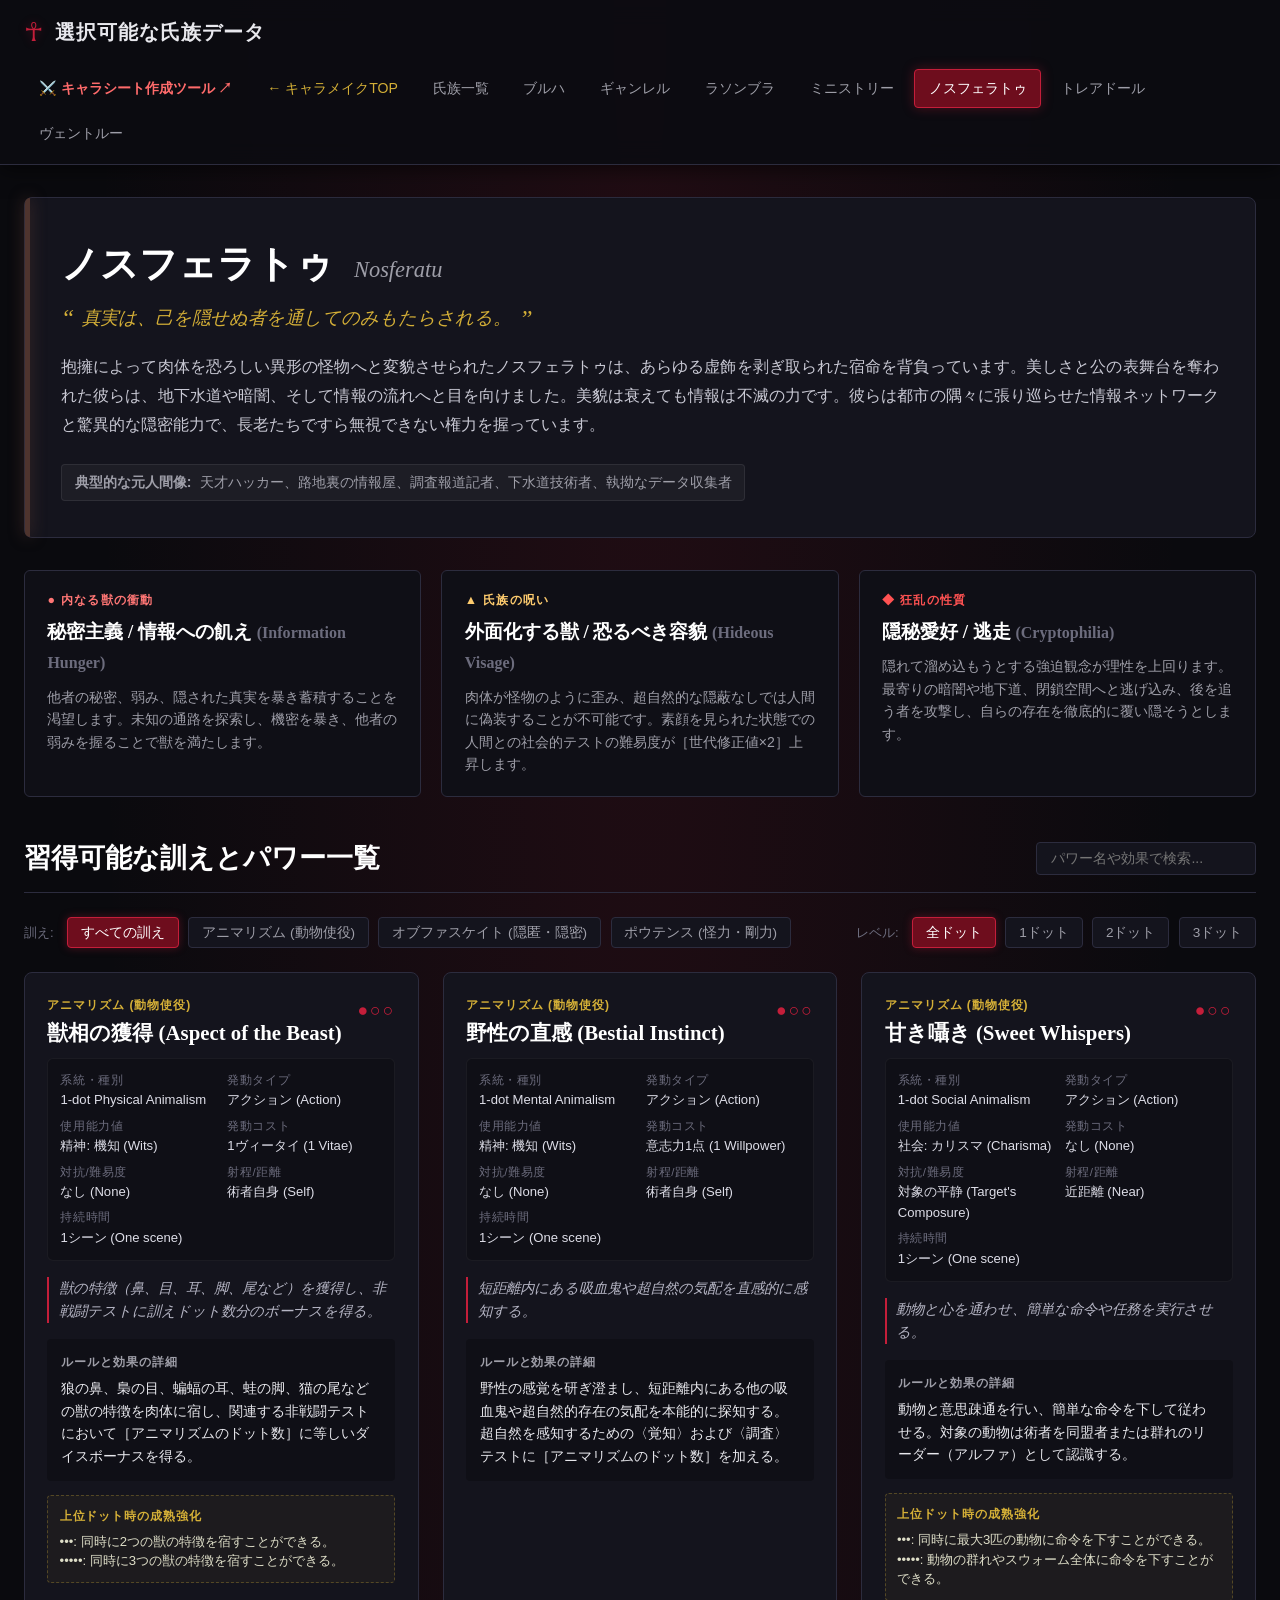
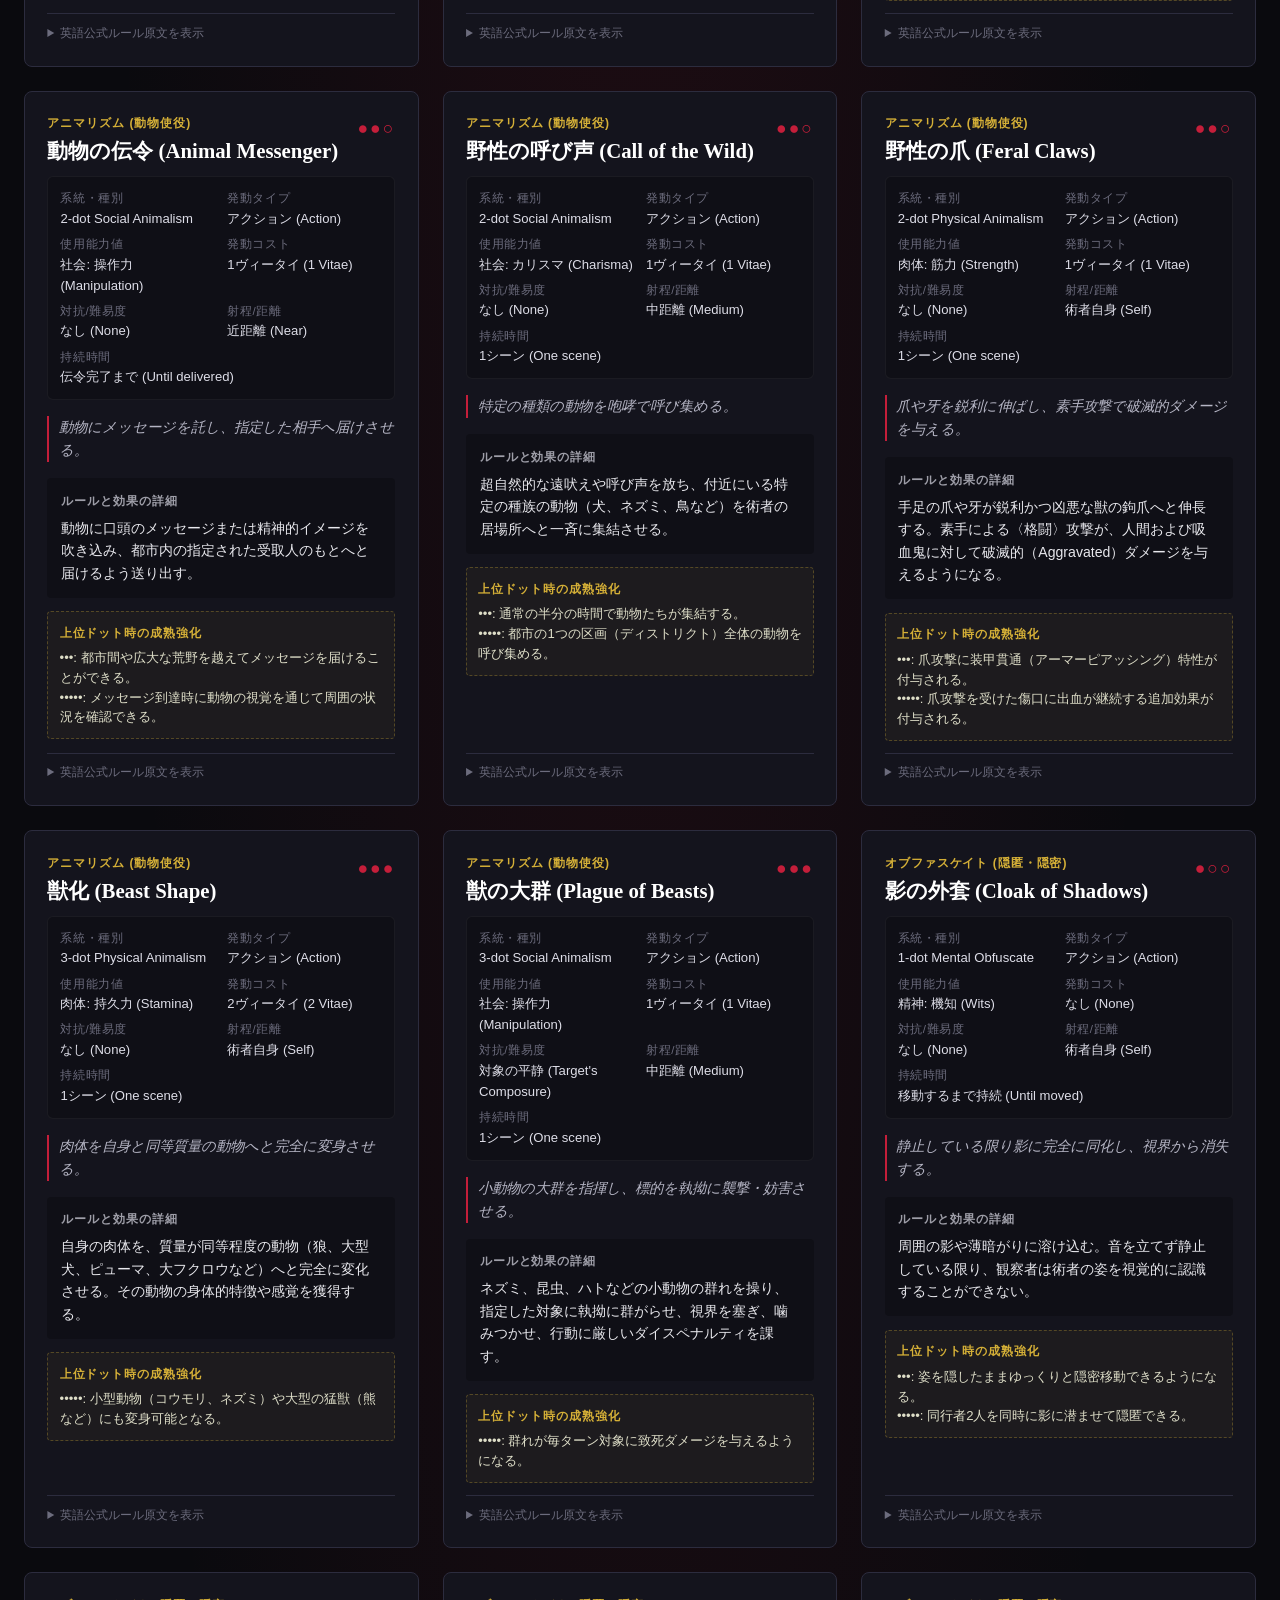
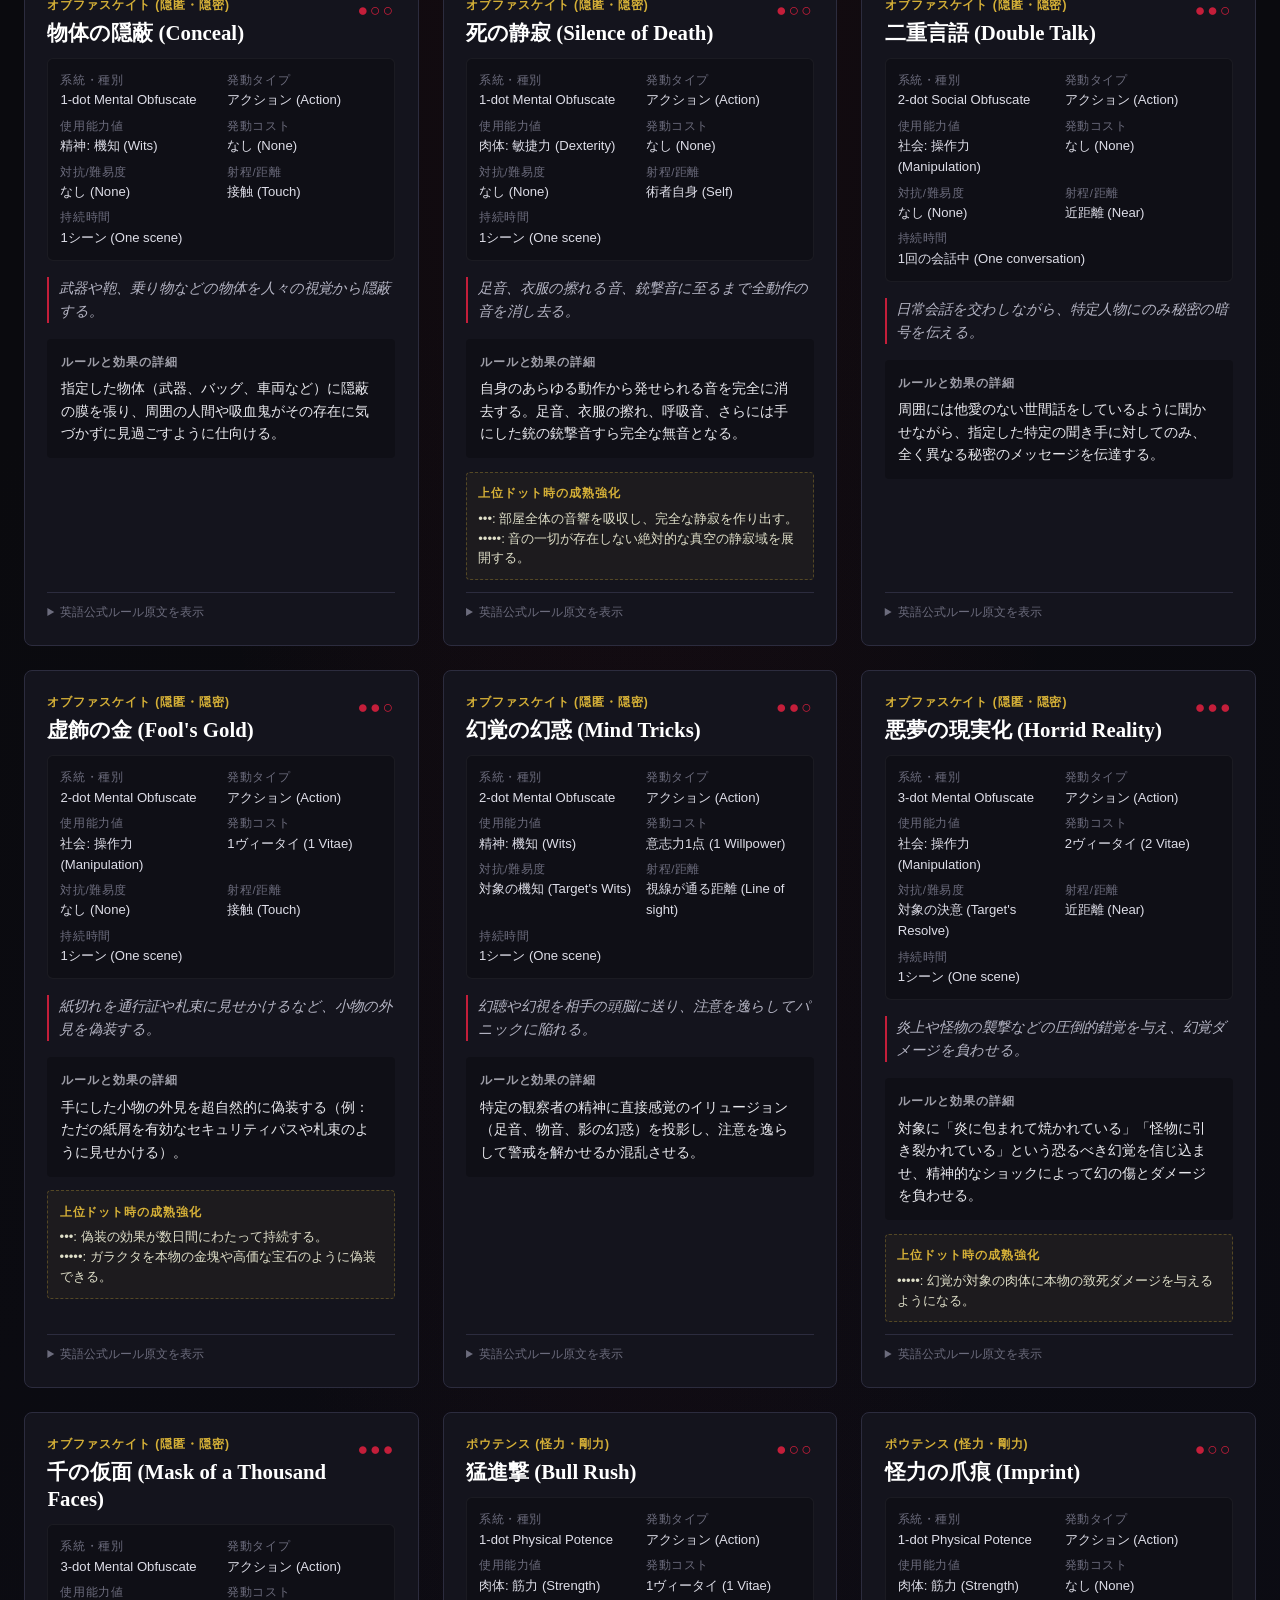
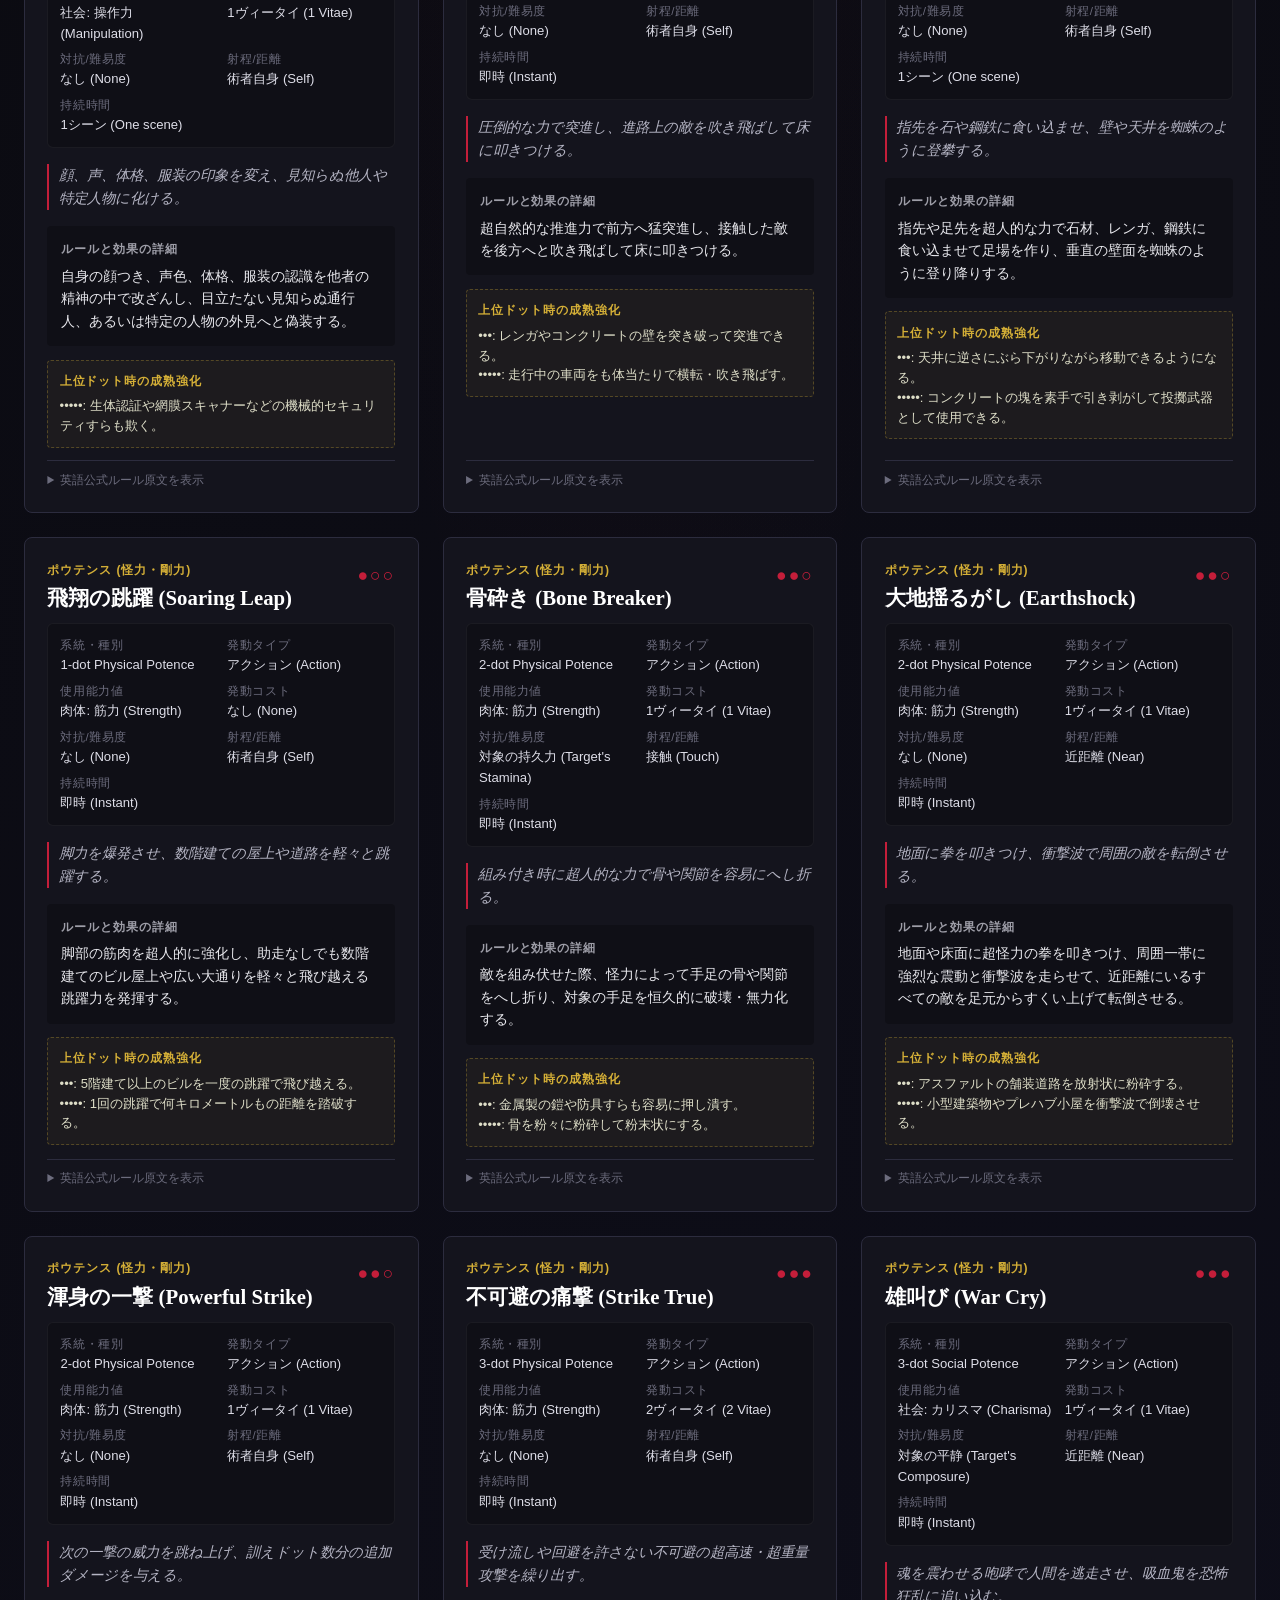
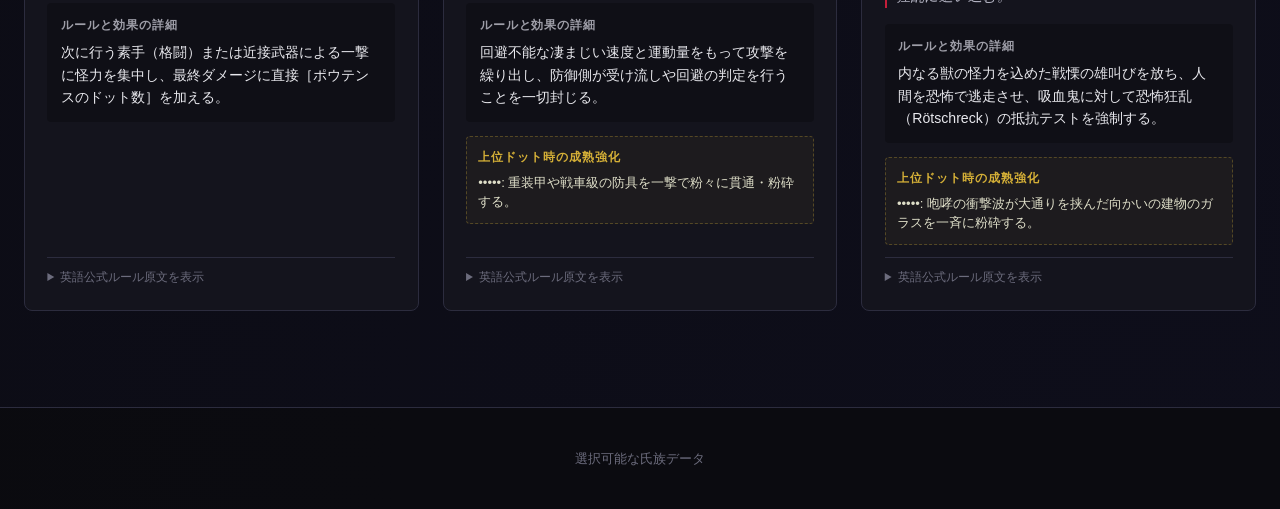
<file: guide/clan/nosferatu.html>
<!DOCTYPE html>
<html lang="ja">
<head>
  <meta charset="UTF-8">
  <meta name="viewport" content="width=device-width, initial-scale=1.0">
  <title>ノスフェラトゥ (Nosferatu) - 選択可能な氏族データ</title>
  <link rel="stylesheet" href="style.css">
  <style>
    :root {
      --clan-theme: #4e342e;
      --clan-accent: #8d6e63;
    }
  </style>
</head>
<body>
  <header class="site-header">
  <div class="nav-container">
    <a href="index.html" class="site-title">
      <span class="vtm-symbol">☥</span>
      <span class="title-text">選択可能な氏族データ</span>
    </a>
    <ul class="clan-nav-list"><li class="clan-nav-item"><a href="../../index.html" style="color:#ff6b6b; font-weight:bold;">⚔️ キャラシート作成ツール ↗</a></li>
      <li class="clan-nav-item"><a href="../index.html" style="color:var(--gold);">← キャラメイクTOP</a></li><li class="clan-nav-item"><a href="index.html">氏族一覧</a></li><li class="clan-nav-item"><a href="brujah.html">ブルハ</a></li><li class="clan-nav-item"><a href="gangrel.html">ギャンレル</a></li><li class="clan-nav-item"><a href="lasombra.html">ラソンブラ</a></li><li class="clan-nav-item"><a href="ministry.html">ミニストリー</a></li><li class="clan-nav-item active"><a href="nosferatu.html">ノスフェラトゥ</a></li><li class="clan-nav-item"><a href="toreador.html">トレアドール</a></li><li class="clan-nav-item"><a href="ventrue.html">ヴェントルー</a></li>
    </ul>
  </div>
</header>

  <main class="main-content">
    <div class="clan-header-card">
      <div class="clan-title-row">
        <h1 class="clan-name-ja">ノスフェラトゥ</h1>
        <span class="clan-name-en">Nosferatu</span>
      </div>
      <div class="clan-tagline">真実は、己を隠せぬ者を通してのみもたらされる。</div>
      <div class="clan-lore">抱擁によって肉体を恐ろしい異形の怪物へと変貌させられたノスフェラトゥは、あらゆる虚飾を剥ぎ取られた宿命を背負っています。美しさと公の表舞台を奪われた彼らは、地下水道や暗闇、そして情報の流れへと目を向けました。美貌は衰えても情報は不滅の力です。彼らは都市の隅々に張り巡らせた情報ネットワークと驚異的な隠密能力で、長老たちですら無視できない権力を握っています。</div>
      <div class="clan-archetypes-badge">
        <strong>典型的な元人間像:</strong> 天才ハッカー、路地裏の情報屋、調査報道記者、下水道技術者、執拗なデータ収集者
      </div>
    </div>

    <div class="traits-grid">
      <div class="trait-box">
        <div class="trait-label beast">● 内なる獣の衝動</div>
        <div class="trait-title">秘密主義 / 情報への飢え <span style="font-size:0.85em; color:var(--text-dim);">(Information Hunger)</span></div>
        <div class="trait-desc">他者の秘密、弱み、隠された真実を暴き蓄積することを渇望します。未知の通路を探索し、機密を暴き、他者の弱みを握ることで獣を満たします。</div>
      </div>
      <div class="trait-box">
        <div class="trait-label curse">▲ 氏族の呪い</div>
        <div class="trait-title">外面化する獣 / 恐るべき容貌 <span style="font-size:0.85em; color:var(--text-dim);">(Hideous Visage)</span></div>
        <div class="trait-desc">肉体が怪物のように歪み、超自然的な隠蔽なしでは人間に偽装することが不可能です。素顔を見られた状態での人間との社会的テストの難易度が［世代修正値×2］上昇します。</div>
      </div>
      <div class="trait-box">
        <div class="trait-label frenzy">◆ 狂乱の性質</div>
        <div class="trait-title">隠秘愛好 / 逃走 <span style="font-size:0.85em; color:var(--text-dim);">(Cryptophilia)</span></div>
        <div class="trait-desc">隠れて溜め込もうとする強迫観念が理性を上回ります。最寄りの暗闇や地下道、閉鎖空間へと逃げ込み、後を追う者を攻撃し、自らの存在を徹底的に覆い隠そうとします。</div>
      </div>
    </div>

    <div class="section-header">
      <h2 class="section-title">習得可能な訓えとパワー一覧</h2>
      <div class="filter-controls">
        <input type="text" id="powerSearch" class="search-input" placeholder="パワー名や効果で検索...">
      </div>
    </div>

    <div style="display: flex; flex-wrap: wrap; gap: 1rem; justify-content: space-between; align-items: center; margin-bottom: 1.5rem;">
      <div class="filter-controls" id="discFilterGroup">
        <span style="font-size:0.82rem; color:var(--text-dim); margin-right:0.25rem;">訓え:</span>
        <button class="filter-btn active" data-disc="all">すべての訓え</button><button class="filter-btn" data-disc="アニマリズム (動物使役)">アニマリズム (動物使役)</button><button class="filter-btn" data-disc="オブファスケイト (隠匿・隠密)">オブファスケイト (隠匿・隠密)</button><button class="filter-btn" data-disc="ポウテンス (怪力・剛力)">ポウテンス (怪力・剛力)</button>
      </div>
      <div class="filter-controls" id="dotFilterGroup">
        <span style="font-size:0.82rem; color:var(--text-dim); margin-right:0.25rem;">レベル:</span>
        <button class="filter-btn active" data-dot="all">全ドット</button><button class="filter-btn" data-dot="1">1ドット</button><button class="filter-btn" data-dot="2">2ドット</button><button class="filter-btn" data-dot="3">3ドット</button>
      </div>
    </div>

    <div class="powers-grid" id="powersGrid">
      <div class="power-card" data-disc="アニマリズム (動物使役)" data-dot="1" data-name="獣相の獲得 (Aspect of the Beast)" data-summary="獣の特徴（鼻、目、耳、脚、尾など）を獲得し、非戦闘テストに訓えドット数分のボーナスを得る。">
  <div>
    <div class="power-header">
      <div class="power-title-wrap">
        <div class="power-discipline-badge">アニマリズム (動物使役)</div>
        <div class="power-name">獣相の獲得 (Aspect of the Beast)</div>
      </div>
      <div class="power-dots" title="1ドット">●○○</div>
    </div>
    
    <div class="power-meta-grid">
      <div class="meta-item">
        <span class="meta-label">系統・種別</span>
        <span class="meta-val">1-dot Physical Animalism</span>
      </div>
      <div class="meta-item">
        <span class="meta-label">発動タイプ</span>
        <span class="meta-val">アクション (Action)</span>
      </div>
      <div class="meta-item">
        <span class="meta-label">使用能力値</span>
        <span class="meta-val">精神: 機知 (Wits)</span>
      </div>
      <div class="meta-item">
        <span class="meta-label">発動コスト</span>
        <span class="meta-val">1ヴィータイ (1 Vitae)</span>
      </div>
      <div class="meta-item">
        <span class="meta-label">対抗/難易度</span>
        <span class="meta-val">なし (None)</span>
      </div>
      <div class="meta-item">
        <span class="meta-label">射程/距離</span>
        <span class="meta-val">術者自身 (Self)</span>
      </div>
      <div class="meta-item" style="grid-column: span 2;">
        <span class="meta-label">持続時間</span>
        <span class="meta-val">1シーン (One scene)</span>
      </div>
    </div>

    <div class="power-summary">獣の特徴（鼻、目、耳、脚、尾など）を獲得し、非戦闘テストに訓えドット数分のボーナスを得る。</div>

    <div class="power-rules-box">
      <div class="rules-heading">ルールと効果の詳細</div>
      <div class="rules-text">狼の鼻、梟の目、蝙蝠の耳、蛙の脚、猫の尾などの獣の特徴を肉体に宿し、関連する非戦闘テストにおいて［アニマリズムのドット数］に等しいダイスボーナスを得る。</div>
    </div>

    <div class="maturing-box">
  <div class="rules-heading">上位ドット時の成熟強化</div>
  <div class="maturing-text">•••: 同時に2つの獣の特徴を宿すことができる。
•••••: 同時に3つの獣の特徴を宿すことができる。</div>
</div>
  </div>

  <details class="en-accordion">
    <summary>英語公式ルール原文を表示</summary>
    <div class="en-content">
      <strong>Description:</strong> Assume an animal aspect (wolf's snout, owl's eyes, bat's ears, frog's legs, cat's tail) gaining bonus equal to dots in Animalism to relevant non-conflict tests.<br><br>
      <strong>Maturing:</strong> •••: Assume 2 animal aspects at once.
•••••: Assume 3 animal aspects at once.
    </div>
  </details>
</div><div class="power-card" data-disc="アニマリズム (動物使役)" data-dot="1" data-name="野性の直感 (Bestial Instinct)" data-summary="短距離内にある吸血鬼や超自然の気配を直感的に感知する。">
  <div>
    <div class="power-header">
      <div class="power-title-wrap">
        <div class="power-discipline-badge">アニマリズム (動物使役)</div>
        <div class="power-name">野性の直感 (Bestial Instinct)</div>
      </div>
      <div class="power-dots" title="1ドット">●○○</div>
    </div>
    
    <div class="power-meta-grid">
      <div class="meta-item">
        <span class="meta-label">系統・種別</span>
        <span class="meta-val">1-dot Mental Animalism</span>
      </div>
      <div class="meta-item">
        <span class="meta-label">発動タイプ</span>
        <span class="meta-val">アクション (Action)</span>
      </div>
      <div class="meta-item">
        <span class="meta-label">使用能力値</span>
        <span class="meta-val">精神: 機知 (Wits)</span>
      </div>
      <div class="meta-item">
        <span class="meta-label">発動コスト</span>
        <span class="meta-val">意志力1点 (1 Willpower)</span>
      </div>
      <div class="meta-item">
        <span class="meta-label">対抗/難易度</span>
        <span class="meta-val">なし (None)</span>
      </div>
      <div class="meta-item">
        <span class="meta-label">射程/距離</span>
        <span class="meta-val">術者自身 (Self)</span>
      </div>
      <div class="meta-item" style="grid-column: span 2;">
        <span class="meta-label">持続時間</span>
        <span class="meta-val">1シーン (One scene)</span>
      </div>
    </div>

    <div class="power-summary">短距離内にある吸血鬼や超自然の気配を直感的に感知する。</div>

    <div class="power-rules-box">
      <div class="rules-heading">ルールと効果の詳細</div>
      <div class="rules-text">野性の感覚を研ぎ澄まし、短距離内にある他の吸血鬼や超自然的存在の気配を本能的に探知する。超自然を感知するための〈覚知〉および〈調査〉テストに［アニマリズムのドット数］を加える。</div>
    </div>

    
  </div>

  <details class="en-accordion">
    <summary>英語公式ルール原文を表示</summary>
    <div class="en-content">
      <strong>Description:</strong> Hone senses to instinctively detect other vampires and supernatural beings within Short distance. Add dots in Animalism to Awareness and Investigation tests to detect the supernatural.<br><br>
      <strong>Maturing:</strong> None
    </div>
  </details>
</div><div class="power-card" data-disc="アニマリズム (動物使役)" data-dot="1" data-name="甘き囁き (Sweet Whispers)" data-summary="動物と心を通わせ、簡単な命令や任務を実行させる。">
  <div>
    <div class="power-header">
      <div class="power-title-wrap">
        <div class="power-discipline-badge">アニマリズム (動物使役)</div>
        <div class="power-name">甘き囁き (Sweet Whispers)</div>
      </div>
      <div class="power-dots" title="1ドット">●○○</div>
    </div>
    
    <div class="power-meta-grid">
      <div class="meta-item">
        <span class="meta-label">系統・種別</span>
        <span class="meta-val">1-dot Social Animalism</span>
      </div>
      <div class="meta-item">
        <span class="meta-label">発動タイプ</span>
        <span class="meta-val">アクション (Action)</span>
      </div>
      <div class="meta-item">
        <span class="meta-label">使用能力値</span>
        <span class="meta-val">社会: カリスマ (Charisma)</span>
      </div>
      <div class="meta-item">
        <span class="meta-label">発動コスト</span>
        <span class="meta-val">なし (None)</span>
      </div>
      <div class="meta-item">
        <span class="meta-label">対抗/難易度</span>
        <span class="meta-val">対象の平静 (Target's Composure)</span>
      </div>
      <div class="meta-item">
        <span class="meta-label">射程/距離</span>
        <span class="meta-val">近距離 (Near)</span>
      </div>
      <div class="meta-item" style="grid-column: span 2;">
        <span class="meta-label">持続時間</span>
        <span class="meta-val">1シーン (One scene)</span>
      </div>
    </div>

    <div class="power-summary">動物と心を通わせ、簡単な命令や任務を実行させる。</div>

    <div class="power-rules-box">
      <div class="rules-heading">ルールと効果の詳細</div>
      <div class="rules-text">動物と意思疎通を行い、簡単な命令を下して従わせる。対象の動物は術者を同盟者または群れのリーダー（アルファ）として認識する。</div>
    </div>

    <div class="maturing-box">
  <div class="rules-heading">上位ドット時の成熟強化</div>
  <div class="maturing-text">•••: 同時に最大3匹の動物に命令を下すことができる。
•••••: 動物の群れやスウォーム全体に命令を下すことができる。</div>
</div>
  </div>

  <details class="en-accordion">
    <summary>英語公式ルール原文を表示</summary>
    <div class="en-content">
      <strong>Description:</strong> Communicate with and command an animal to perform a simple task. The animal views you as an ally or alpha.<br><br>
      <strong>Maturing:</strong> •••: Compel up to 3 animals at once.
•••••: Compel a pack or swarm.
    </div>
  </details>
</div><div class="power-card" data-disc="アニマリズム (動物使役)" data-dot="2" data-name="動物の伝令 (Animal Messenger)" data-summary="動物にメッセージを託し、指定した相手へ届けさせる。">
  <div>
    <div class="power-header">
      <div class="power-title-wrap">
        <div class="power-discipline-badge">アニマリズム (動物使役)</div>
        <div class="power-name">動物の伝令 (Animal Messenger)</div>
      </div>
      <div class="power-dots" title="2ドット">●●○</div>
    </div>
    
    <div class="power-meta-grid">
      <div class="meta-item">
        <span class="meta-label">系統・種別</span>
        <span class="meta-val">2-dot Social Animalism</span>
      </div>
      <div class="meta-item">
        <span class="meta-label">発動タイプ</span>
        <span class="meta-val">アクション (Action)</span>
      </div>
      <div class="meta-item">
        <span class="meta-label">使用能力値</span>
        <span class="meta-val">社会: 操作力 (Manipulation)</span>
      </div>
      <div class="meta-item">
        <span class="meta-label">発動コスト</span>
        <span class="meta-val">1ヴィータイ (1 Vitae)</span>
      </div>
      <div class="meta-item">
        <span class="meta-label">対抗/難易度</span>
        <span class="meta-val">なし (None)</span>
      </div>
      <div class="meta-item">
        <span class="meta-label">射程/距離</span>
        <span class="meta-val">近距離 (Near)</span>
      </div>
      <div class="meta-item" style="grid-column: span 2;">
        <span class="meta-label">持続時間</span>
        <span class="meta-val">伝令完了まで (Until delivered)</span>
      </div>
    </div>

    <div class="power-summary">動物にメッセージを託し、指定した相手へ届けさせる。</div>

    <div class="power-rules-box">
      <div class="rules-heading">ルールと効果の詳細</div>
      <div class="rules-text">動物に口頭のメッセージまたは精神的イメージを吹き込み、都市内の指定された受取人のもとへと届けるよう送り出す。</div>
    </div>

    <div class="maturing-box">
  <div class="rules-heading">上位ドット時の成熟強化</div>
  <div class="maturing-text">•••: 都市間や広大な荒野を越えてメッセージを届けることができる。
•••••: メッセージ到達時に動物の視覚を通じて周囲の状況を確認できる。</div>
</div>
  </div>

  <details class="en-accordion">
    <summary>英語公式ルール原文を表示</summary>
    <div class="en-content">
      <strong>Description:</strong> Imbue an animal with a spoken message or mental image and send it to a designated recipient within the city.<br><br>
      <strong>Maturing:</strong> •••: The animal can travel across cities or wilderness.
•••••: You can view through the animal's eyes upon delivery.
    </div>
  </details>
</div><div class="power-card" data-disc="アニマリズム (動物使役)" data-dot="2" data-name="野性の呼び声 (Call of the Wild)" data-summary="特定の種類の動物を咆哮で呼び集める。">
  <div>
    <div class="power-header">
      <div class="power-title-wrap">
        <div class="power-discipline-badge">アニマリズム (動物使役)</div>
        <div class="power-name">野性の呼び声 (Call of the Wild)</div>
      </div>
      <div class="power-dots" title="2ドット">●●○</div>
    </div>
    
    <div class="power-meta-grid">
      <div class="meta-item">
        <span class="meta-label">系統・種別</span>
        <span class="meta-val">2-dot Social Animalism</span>
      </div>
      <div class="meta-item">
        <span class="meta-label">発動タイプ</span>
        <span class="meta-val">アクション (Action)</span>
      </div>
      <div class="meta-item">
        <span class="meta-label">使用能力値</span>
        <span class="meta-val">社会: カリスマ (Charisma)</span>
      </div>
      <div class="meta-item">
        <span class="meta-label">発動コスト</span>
        <span class="meta-val">1ヴィータイ (1 Vitae)</span>
      </div>
      <div class="meta-item">
        <span class="meta-label">対抗/難易度</span>
        <span class="meta-val">なし (None)</span>
      </div>
      <div class="meta-item">
        <span class="meta-label">射程/距離</span>
        <span class="meta-val">中距離 (Medium)</span>
      </div>
      <div class="meta-item" style="grid-column: span 2;">
        <span class="meta-label">持続時間</span>
        <span class="meta-val">1シーン (One scene)</span>
      </div>
    </div>

    <div class="power-summary">特定の種類の動物を咆哮で呼び集める。</div>

    <div class="power-rules-box">
      <div class="rules-heading">ルールと効果の詳細</div>
      <div class="rules-text">超自然的な遠吠えや呼び声を放ち、付近にいる特定の種族の動物（犬、ネズミ、鳥など）を術者の居場所へと一斉に集結させる。</div>
    </div>

    <div class="maturing-box">
  <div class="rules-heading">上位ドット時の成熟強化</div>
  <div class="maturing-text">•••: 通常の半分の時間で動物たちが集結する。
•••••: 都市の1つの区画（ディストリクト）全体の動物を呼び集める。</div>
</div>
  </div>

  <details class="en-accordion">
    <summary>英語公式ルール原文を表示</summary>
    <div class="en-content">
      <strong>Description:</strong> Let out a supernatural howl or call that summons all nearby animals of a specific species (dogs, rats, birds) to your location.<br><br>
      <strong>Maturing:</strong> •••: Animals arrive in half the time.
•••••: Summons all animals within an entire city district.
    </div>
  </details>
</div><div class="power-card" data-disc="アニマリズム (動物使役)" data-dot="2" data-name="野性の爪 (Feral Claws)" data-summary="爪や牙を鋭利に伸ばし、素手攻撃で破滅的ダメージを与える。">
  <div>
    <div class="power-header">
      <div class="power-title-wrap">
        <div class="power-discipline-badge">アニマリズム (動物使役)</div>
        <div class="power-name">野性の爪 (Feral Claws)</div>
      </div>
      <div class="power-dots" title="2ドット">●●○</div>
    </div>
    
    <div class="power-meta-grid">
      <div class="meta-item">
        <span class="meta-label">系統・種別</span>
        <span class="meta-val">2-dot Physical Animalism</span>
      </div>
      <div class="meta-item">
        <span class="meta-label">発動タイプ</span>
        <span class="meta-val">アクション (Action)</span>
      </div>
      <div class="meta-item">
        <span class="meta-label">使用能力値</span>
        <span class="meta-val">肉体: 筋力 (Strength)</span>
      </div>
      <div class="meta-item">
        <span class="meta-label">発動コスト</span>
        <span class="meta-val">1ヴィータイ (1 Vitae)</span>
      </div>
      <div class="meta-item">
        <span class="meta-label">対抗/難易度</span>
        <span class="meta-val">なし (None)</span>
      </div>
      <div class="meta-item">
        <span class="meta-label">射程/距離</span>
        <span class="meta-val">術者自身 (Self)</span>
      </div>
      <div class="meta-item" style="grid-column: span 2;">
        <span class="meta-label">持続時間</span>
        <span class="meta-val">1シーン (One scene)</span>
      </div>
    </div>

    <div class="power-summary">爪や牙を鋭利に伸ばし、素手攻撃で破滅的ダメージを与える。</div>

    <div class="power-rules-box">
      <div class="rules-heading">ルールと効果の詳細</div>
      <div class="rules-text">手足の爪や牙が鋭利かつ凶悪な獣の鉤爪へと伸長する。素手による〈格闘〉攻撃が、人間および吸血鬼に対して破滅的（Aggravated）ダメージを与えるようになる。</div>
    </div>

    <div class="maturing-box">
  <div class="rules-heading">上位ドット時の成熟強化</div>
  <div class="maturing-text">•••: 爪攻撃に装甲貫通（アーマーピアッシング）特性が付与される。
•••••: 爪攻撃を受けた傷口に出血が継続する追加効果が付与される。</div>
</div>
  </div>

  <details class="en-accordion">
    <summary>英語公式ルール原文を表示</summary>
    <div class="en-content">
      <strong>Description:</strong> Your nails or fangs lengthen into vicious, razor-sharp claws. Your unarmed brawl attacks deal Aggravated damage to mortals and Kindred.<br><br>
      <strong>Maturing:</strong> •••: Claws gain armor-piercing quality.
•••••: Claws cause lingering bleed damage.
    </div>
  </details>
</div><div class="power-card" data-disc="アニマリズム (動物使役)" data-dot="3" data-name="獣化 (Beast Shape)" data-summary="肉体を自身と同等質量の動物へと完全に変身させる。">
  <div>
    <div class="power-header">
      <div class="power-title-wrap">
        <div class="power-discipline-badge">アニマリズム (動物使役)</div>
        <div class="power-name">獣化 (Beast Shape)</div>
      </div>
      <div class="power-dots" title="3ドット">●●●</div>
    </div>
    
    <div class="power-meta-grid">
      <div class="meta-item">
        <span class="meta-label">系統・種別</span>
        <span class="meta-val">3-dot Physical Animalism</span>
      </div>
      <div class="meta-item">
        <span class="meta-label">発動タイプ</span>
        <span class="meta-val">アクション (Action)</span>
      </div>
      <div class="meta-item">
        <span class="meta-label">使用能力値</span>
        <span class="meta-val">肉体: 持久力 (Stamina)</span>
      </div>
      <div class="meta-item">
        <span class="meta-label">発動コスト</span>
        <span class="meta-val">2ヴィータイ (2 Vitae)</span>
      </div>
      <div class="meta-item">
        <span class="meta-label">対抗/難易度</span>
        <span class="meta-val">なし (None)</span>
      </div>
      <div class="meta-item">
        <span class="meta-label">射程/距離</span>
        <span class="meta-val">術者自身 (Self)</span>
      </div>
      <div class="meta-item" style="grid-column: span 2;">
        <span class="meta-label">持続時間</span>
        <span class="meta-val">1シーン (One scene)</span>
      </div>
    </div>

    <div class="power-summary">肉体を自身と同等質量の動物へと完全に変身させる。</div>

    <div class="power-rules-box">
      <div class="rules-heading">ルールと効果の詳細</div>
      <div class="rules-text">自身の肉体を、質量が同等程度の動物（狼、大型犬、ピューマ、大フクロウなど）へと完全に変化させる。その動物の身体的特徴や感覚を獲得する。</div>
    </div>

    <div class="maturing-box">
  <div class="rules-heading">上位ドット時の成熟強化</div>
  <div class="maturing-text">•••••: 小型動物（コウモリ、ネズミ）や大型の猛獣（熊など）にも変身可能となる。</div>
</div>
  </div>

  <details class="en-accordion">
    <summary>英語公式ルール原文を表示</summary>
    <div class="en-content">
      <strong>Description:</strong> Transform your body completely into an animal roughly equivalent in mass (wolf, large dog, panther, great owl). Gain animal's physical traits.<br><br>
      <strong>Maturing:</strong> •••••: Can transform into small animals (bat, rat) or huge beasts (bear).
    </div>
  </details>
</div><div class="power-card" data-disc="アニマリズム (動物使役)" data-dot="3" data-name="獣の大群 (Plague of Beasts)" data-summary="小動物の大群を指揮し、標的を執拗に襲撃・妨害させる。">
  <div>
    <div class="power-header">
      <div class="power-title-wrap">
        <div class="power-discipline-badge">アニマリズム (動物使役)</div>
        <div class="power-name">獣の大群 (Plague of Beasts)</div>
      </div>
      <div class="power-dots" title="3ドット">●●●</div>
    </div>
    
    <div class="power-meta-grid">
      <div class="meta-item">
        <span class="meta-label">系統・種別</span>
        <span class="meta-val">3-dot Social Animalism</span>
      </div>
      <div class="meta-item">
        <span class="meta-label">発動タイプ</span>
        <span class="meta-val">アクション (Action)</span>
      </div>
      <div class="meta-item">
        <span class="meta-label">使用能力値</span>
        <span class="meta-val">社会: 操作力 (Manipulation)</span>
      </div>
      <div class="meta-item">
        <span class="meta-label">発動コスト</span>
        <span class="meta-val">1ヴィータイ (1 Vitae)</span>
      </div>
      <div class="meta-item">
        <span class="meta-label">対抗/難易度</span>
        <span class="meta-val">対象の平静 (Target's Composure)</span>
      </div>
      <div class="meta-item">
        <span class="meta-label">射程/距離</span>
        <span class="meta-val">中距離 (Medium)</span>
      </div>
      <div class="meta-item" style="grid-column: span 2;">
        <span class="meta-label">持続時間</span>
        <span class="meta-val">1シーン (One scene)</span>
      </div>
    </div>

    <div class="power-summary">小動物の大群を指揮し、標的を執拗に襲撃・妨害させる。</div>

    <div class="power-rules-box">
      <div class="rules-heading">ルールと効果の詳細</div>
      <div class="rules-text">ネズミ、昆虫、ハトなどの小動物の群れを操り、指定した対象に執拗に群がらせ、視界を塞ぎ、噛みつかせ、行動に厳しいダイスペナルティを課す。</div>
    </div>

    <div class="maturing-box">
  <div class="rules-heading">上位ドット時の成熟強化</div>
  <div class="maturing-text">•••••: 群れが毎ターン対象に致死ダメージを与えるようになる。</div>
</div>
  </div>

  <details class="en-accordion">
    <summary>英語公式ルール原文を表示</summary>
    <div class="en-content">
      <strong>Description:</strong> Command swarms of small beasts (rats, insects, pigeons) to relentlessly harass, blind, and bite a designated target, imposing severe dice penalties.<br><br>
      <strong>Maturing:</strong> •••••: Swarm deals lethal damage each turn.
    </div>
  </details>
</div><div class="power-card" data-disc="オブファスケイト (隠匿・隠密)" data-dot="1" data-name="影の外套 (Cloak of Shadows)" data-summary="静止している限り影に完全に同化し、視界から消失する。">
  <div>
    <div class="power-header">
      <div class="power-title-wrap">
        <div class="power-discipline-badge">オブファスケイト (隠匿・隠密)</div>
        <div class="power-name">影の外套 (Cloak of Shadows)</div>
      </div>
      <div class="power-dots" title="1ドット">●○○</div>
    </div>
    
    <div class="power-meta-grid">
      <div class="meta-item">
        <span class="meta-label">系統・種別</span>
        <span class="meta-val">1-dot Mental Obfuscate</span>
      </div>
      <div class="meta-item">
        <span class="meta-label">発動タイプ</span>
        <span class="meta-val">アクション (Action)</span>
      </div>
      <div class="meta-item">
        <span class="meta-label">使用能力値</span>
        <span class="meta-val">精神: 機知 (Wits)</span>
      </div>
      <div class="meta-item">
        <span class="meta-label">発動コスト</span>
        <span class="meta-val">なし (None)</span>
      </div>
      <div class="meta-item">
        <span class="meta-label">対抗/難易度</span>
        <span class="meta-val">なし (None)</span>
      </div>
      <div class="meta-item">
        <span class="meta-label">射程/距離</span>
        <span class="meta-val">術者自身 (Self)</span>
      </div>
      <div class="meta-item" style="grid-column: span 2;">
        <span class="meta-label">持続時間</span>
        <span class="meta-val">移動するまで持続 (Until moved)</span>
      </div>
    </div>

    <div class="power-summary">静止している限り影に完全に同化し、視界から消失する。</div>

    <div class="power-rules-box">
      <div class="rules-heading">ルールと効果の詳細</div>
      <div class="rules-text">周囲の影や薄暗がりに溶け込む。音を立てず静止している限り、観察者は術者の姿を視覚的に認識することができない。</div>
    </div>

    <div class="maturing-box">
  <div class="rules-heading">上位ドット時の成熟強化</div>
  <div class="maturing-text">•••: 姿を隠したままゆっくりと隠密移動できるようになる。
•••••: 同行者2人を同時に影に潜ませて隠匿できる。</div>
</div>
  </div>

  <details class="en-accordion">
    <summary>英語公式ルール原文を表示</summary>
    <div class="en-content">
      <strong>Description:</strong> Blend seamlessly into shadows. So long as you do not move or make noise, observers cannot see you.<br><br>
      <strong>Maturing:</strong> •••: Can move slowly while concealed.
•••••: Can conceal 2 companions.
    </div>
  </details>
</div><div class="power-card" data-disc="オブファスケイト (隠匿・隠密)" data-dot="1" data-name="物体の隠蔽 (Conceal)" data-summary="武器や鞄、乗り物などの物体を人々の視覚から隠蔽する。">
  <div>
    <div class="power-header">
      <div class="power-title-wrap">
        <div class="power-discipline-badge">オブファスケイト (隠匿・隠密)</div>
        <div class="power-name">物体の隠蔽 (Conceal)</div>
      </div>
      <div class="power-dots" title="1ドット">●○○</div>
    </div>
    
    <div class="power-meta-grid">
      <div class="meta-item">
        <span class="meta-label">系統・種別</span>
        <span class="meta-val">1-dot Mental Obfuscate</span>
      </div>
      <div class="meta-item">
        <span class="meta-label">発動タイプ</span>
        <span class="meta-val">アクション (Action)</span>
      </div>
      <div class="meta-item">
        <span class="meta-label">使用能力値</span>
        <span class="meta-val">精神: 機知 (Wits)</span>
      </div>
      <div class="meta-item">
        <span class="meta-label">発動コスト</span>
        <span class="meta-val">なし (None)</span>
      </div>
      <div class="meta-item">
        <span class="meta-label">対抗/難易度</span>
        <span class="meta-val">なし (None)</span>
      </div>
      <div class="meta-item">
        <span class="meta-label">射程/距離</span>
        <span class="meta-val">接触 (Touch)</span>
      </div>
      <div class="meta-item" style="grid-column: span 2;">
        <span class="meta-label">持続時間</span>
        <span class="meta-val">1シーン (One scene)</span>
      </div>
    </div>

    <div class="power-summary">武器や鞄、乗り物などの物体を人々の視覚から隠蔽する。</div>

    <div class="power-rules-box">
      <div class="rules-heading">ルールと効果の詳細</div>
      <div class="rules-text">指定した物体（武器、バッグ、車両など）に隠蔽の膜を張り、周囲の人間や吸血鬼がその存在に気づかずに見過ごすように仕向ける。</div>
    </div>

    
  </div>

  <details class="en-accordion">
    <summary>英語公式ルール原文を表示</summary>
    <div class="en-content">
      <strong>Description:</strong> Cloak an object (weapon, bag, vehicle) so that onlookers look right past it without noticing.<br><br>
      <strong>Maturing:</strong> None
    </div>
  </details>
</div><div class="power-card" data-disc="オブファスケイト (隠匿・隠密)" data-dot="1" data-name="死の静寂 (Silence of Death)" data-summary="足音、衣服の擦れる音、銃撃音に至るまで全動作の音を消し去る。">
  <div>
    <div class="power-header">
      <div class="power-title-wrap">
        <div class="power-discipline-badge">オブファスケイト (隠匿・隠密)</div>
        <div class="power-name">死の静寂 (Silence of Death)</div>
      </div>
      <div class="power-dots" title="1ドット">●○○</div>
    </div>
    
    <div class="power-meta-grid">
      <div class="meta-item">
        <span class="meta-label">系統・種別</span>
        <span class="meta-val">1-dot Mental Obfuscate</span>
      </div>
      <div class="meta-item">
        <span class="meta-label">発動タイプ</span>
        <span class="meta-val">アクション (Action)</span>
      </div>
      <div class="meta-item">
        <span class="meta-label">使用能力値</span>
        <span class="meta-val">肉体: 敏捷力 (Dexterity)</span>
      </div>
      <div class="meta-item">
        <span class="meta-label">発動コスト</span>
        <span class="meta-val">なし (None)</span>
      </div>
      <div class="meta-item">
        <span class="meta-label">対抗/難易度</span>
        <span class="meta-val">なし (None)</span>
      </div>
      <div class="meta-item">
        <span class="meta-label">射程/距離</span>
        <span class="meta-val">術者自身 (Self)</span>
      </div>
      <div class="meta-item" style="grid-column: span 2;">
        <span class="meta-label">持続時間</span>
        <span class="meta-val">1シーン (One scene)</span>
      </div>
    </div>

    <div class="power-summary">足音、衣服の擦れる音、銃撃音に至るまで全動作の音を消し去る。</div>

    <div class="power-rules-box">
      <div class="rules-heading">ルールと効果の詳細</div>
      <div class="rules-text">自身のあらゆる動作から発せられる音を完全に消去する。足音、衣服の擦れ、呼吸音、さらには手にした銃の銃撃音すら完全な無音となる。</div>
    </div>

    <div class="maturing-box">
  <div class="rules-heading">上位ドット時の成熟強化</div>
  <div class="maturing-text">•••: 部屋全体の音響を吸収し、完全な静寂を作り出す。
•••••: 音の一切が存在しない絶対的な真空の静寂域を展開する。</div>
</div>
  </div>

  <details class="en-accordion">
    <summary>英語公式ルール原文を表示</summary>
    <div class="en-content">
      <strong>Description:</strong> Completely silence your footsteps, breathing, rustling clothes, and gunshots fired from your hands.<br><br>
      <strong>Maturing:</strong> •••: Muffles sounds in an entire room.
•••••: Absolute vacuum of sound.
    </div>
  </details>
</div><div class="power-card" data-disc="オブファスケイト (隠匿・隠密)" data-dot="2" data-name="二重言語 (Double Talk)" data-summary="日常会話を交わしながら、特定人物にのみ秘密の暗号を伝える。">
  <div>
    <div class="power-header">
      <div class="power-title-wrap">
        <div class="power-discipline-badge">オブファスケイト (隠匿・隠密)</div>
        <div class="power-name">二重言語 (Double Talk)</div>
      </div>
      <div class="power-dots" title="2ドット">●●○</div>
    </div>
    
    <div class="power-meta-grid">
      <div class="meta-item">
        <span class="meta-label">系統・種別</span>
        <span class="meta-val">2-dot Social Obfuscate</span>
      </div>
      <div class="meta-item">
        <span class="meta-label">発動タイプ</span>
        <span class="meta-val">アクション (Action)</span>
      </div>
      <div class="meta-item">
        <span class="meta-label">使用能力値</span>
        <span class="meta-val">社会: 操作力 (Manipulation)</span>
      </div>
      <div class="meta-item">
        <span class="meta-label">発動コスト</span>
        <span class="meta-val">なし (None)</span>
      </div>
      <div class="meta-item">
        <span class="meta-label">対抗/難易度</span>
        <span class="meta-val">なし (None)</span>
      </div>
      <div class="meta-item">
        <span class="meta-label">射程/距離</span>
        <span class="meta-val">近距離 (Near)</span>
      </div>
      <div class="meta-item" style="grid-column: span 2;">
        <span class="meta-label">持続時間</span>
        <span class="meta-val">1回の会話中 (One conversation)</span>
      </div>
    </div>

    <div class="power-summary">日常会話を交わしながら、特定人物にのみ秘密の暗号を伝える。</div>

    <div class="power-rules-box">
      <div class="rules-heading">ルールと効果の詳細</div>
      <div class="rules-text">周囲には他愛のない世間話をしているように聞かせながら、指定した特定の聞き手に対してのみ、全く異なる秘密のメッセージを伝達する。</div>
    </div>

    
  </div>

  <details class="en-accordion">
    <summary>英語公式ルール原文を表示</summary>
    <div class="en-content">
      <strong>Description:</strong> Converse normally while transmitting completely different, secret messages to designated listeners.<br><br>
      <strong>Maturing:</strong> None
    </div>
  </details>
</div><div class="power-card" data-disc="オブファスケイト (隠匿・隠密)" data-dot="2" data-name="虚飾の金 (Fool's Gold)" data-summary="紙切れを通行証や札束に見せかけるなど、小物の外見を偽装する。">
  <div>
    <div class="power-header">
      <div class="power-title-wrap">
        <div class="power-discipline-badge">オブファスケイト (隠匿・隠密)</div>
        <div class="power-name">虚飾の金 (Fool's Gold)</div>
      </div>
      <div class="power-dots" title="2ドット">●●○</div>
    </div>
    
    <div class="power-meta-grid">
      <div class="meta-item">
        <span class="meta-label">系統・種別</span>
        <span class="meta-val">2-dot Mental Obfuscate</span>
      </div>
      <div class="meta-item">
        <span class="meta-label">発動タイプ</span>
        <span class="meta-val">アクション (Action)</span>
      </div>
      <div class="meta-item">
        <span class="meta-label">使用能力値</span>
        <span class="meta-val">社会: 操作力 (Manipulation)</span>
      </div>
      <div class="meta-item">
        <span class="meta-label">発動コスト</span>
        <span class="meta-val">1ヴィータイ (1 Vitae)</span>
      </div>
      <div class="meta-item">
        <span class="meta-label">対抗/難易度</span>
        <span class="meta-val">なし (None)</span>
      </div>
      <div class="meta-item">
        <span class="meta-label">射程/距離</span>
        <span class="meta-val">接触 (Touch)</span>
      </div>
      <div class="meta-item" style="grid-column: span 2;">
        <span class="meta-label">持続時間</span>
        <span class="meta-val">1シーン (One scene)</span>
      </div>
    </div>

    <div class="power-summary">紙切れを通行証や札束に見せかけるなど、小物の外見を偽装する。</div>

    <div class="power-rules-box">
      <div class="rules-heading">ルールと効果の詳細</div>
      <div class="rules-text">手にした小物の外見を超自然的に偽装する（例：ただの紙屑を有効なセキュリティパスや札束のように見せかける）。</div>
    </div>

    <div class="maturing-box">
  <div class="rules-heading">上位ドット時の成熟強化</div>
  <div class="maturing-text">•••: 偽装の効果が数日間にわたって持続する。
•••••: ガラクタを本物の金塊や高価な宝石のように偽装できる。</div>
</div>
  </div>

  <details class="en-accordion">
    <summary>英語公式ルール原文を表示</summary>
    <div class="en-content">
      <strong>Description:</strong> Supernaturally disguise an object (e.g. a scrap of paper appears as a valid security pass or cash).<br><br>
      <strong>Maturing:</strong> •••: Disguise lasts for days.
•••••: Object appears as valuable gold or jewels.
    </div>
  </details>
</div><div class="power-card" data-disc="オブファスケイト (隠匿・隠密)" data-dot="2" data-name="幻覚の幻惑 (Mind Tricks)" data-summary="幻聴や幻視を相手の頭脳に送り、注意を逸らしてパニックに陥れる。">
  <div>
    <div class="power-header">
      <div class="power-title-wrap">
        <div class="power-discipline-badge">オブファスケイト (隠匿・隠密)</div>
        <div class="power-name">幻覚の幻惑 (Mind Tricks)</div>
      </div>
      <div class="power-dots" title="2ドット">●●○</div>
    </div>
    
    <div class="power-meta-grid">
      <div class="meta-item">
        <span class="meta-label">系統・種別</span>
        <span class="meta-val">2-dot Mental Obfuscate</span>
      </div>
      <div class="meta-item">
        <span class="meta-label">発動タイプ</span>
        <span class="meta-val">アクション (Action)</span>
      </div>
      <div class="meta-item">
        <span class="meta-label">使用能力値</span>
        <span class="meta-val">精神: 機知 (Wits)</span>
      </div>
      <div class="meta-item">
        <span class="meta-label">発動コスト</span>
        <span class="meta-val">意志力1点 (1 Willpower)</span>
      </div>
      <div class="meta-item">
        <span class="meta-label">対抗/難易度</span>
        <span class="meta-val">対象の機知 (Target's Wits)</span>
      </div>
      <div class="meta-item">
        <span class="meta-label">射程/距離</span>
        <span class="meta-val">視線が通る距離 (Line of sight)</span>
      </div>
      <div class="meta-item" style="grid-column: span 2;">
        <span class="meta-label">持続時間</span>
        <span class="meta-val">1シーン (One scene)</span>
      </div>
    </div>

    <div class="power-summary">幻聴や幻視を相手の頭脳に送り、注意を逸らしてパニックに陥れる。</div>

    <div class="power-rules-box">
      <div class="rules-heading">ルールと効果の詳細</div>
      <div class="rules-text">特定の観察者の精神に直接感覚のイリュージョン（足音、物音、影の幻惑）を投影し、注意を逸らして警戒を解かせるか混乱させる。</div>
    </div>

    
  </div>

  <details class="en-accordion">
    <summary>英語公式ルール原文を表示</summary>
    <div class="en-content">
      <strong>Description:</strong> Project sensory illusions that distract, misdirect, or panic an individual observer.<br><br>
      <strong>Maturing:</strong> None
    </div>
  </details>
</div><div class="power-card" data-disc="オブファスケイト (隠匿・隠密)" data-dot="3" data-name="悪夢の現実化 (Horrid Reality)" data-summary="炎上や怪物の襲撃などの圧倒的錯覚を与え、幻覚ダメージを負わせる。">
  <div>
    <div class="power-header">
      <div class="power-title-wrap">
        <div class="power-discipline-badge">オブファスケイト (隠匿・隠密)</div>
        <div class="power-name">悪夢の現実化 (Horrid Reality)</div>
      </div>
      <div class="power-dots" title="3ドット">●●●</div>
    </div>
    
    <div class="power-meta-grid">
      <div class="meta-item">
        <span class="meta-label">系統・種別</span>
        <span class="meta-val">3-dot Mental Obfuscate</span>
      </div>
      <div class="meta-item">
        <span class="meta-label">発動タイプ</span>
        <span class="meta-val">アクション (Action)</span>
      </div>
      <div class="meta-item">
        <span class="meta-label">使用能力値</span>
        <span class="meta-val">社会: 操作力 (Manipulation)</span>
      </div>
      <div class="meta-item">
        <span class="meta-label">発動コスト</span>
        <span class="meta-val">2ヴィータイ (2 Vitae)</span>
      </div>
      <div class="meta-item">
        <span class="meta-label">対抗/難易度</span>
        <span class="meta-val">対象の決意 (Target's Resolve)</span>
      </div>
      <div class="meta-item">
        <span class="meta-label">射程/距離</span>
        <span class="meta-val">近距離 (Near)</span>
      </div>
      <div class="meta-item" style="grid-column: span 2;">
        <span class="meta-label">持続時間</span>
        <span class="meta-val">1シーン (One scene)</span>
      </div>
    </div>

    <div class="power-summary">炎上や怪物の襲撃などの圧倒的錯覚を与え、幻覚ダメージを負わせる。</div>

    <div class="power-rules-box">
      <div class="rules-heading">ルールと効果の詳細</div>
      <div class="rules-text">対象に「炎に包まれて焼かれている」「怪物に引き裂かれている」という恐るべき幻覚を信じ込ませ、精神的なショックによって幻の傷とダメージを負わせる。</div>
    </div>

    <div class="maturing-box">
  <div class="rules-heading">上位ドット時の成熟強化</div>
  <div class="maturing-text">•••••: 幻覚が対象の肉体に本物の致死ダメージを与えるようになる。</div>
</div>
  </div>

  <details class="en-accordion">
    <summary>英語公式ルール原文を表示</summary>
    <div class="en-content">
      <strong>Description:</strong> Make a target believe they are burning alive or being mauled by monsters, suffering phantom damage.<br><br>
      <strong>Maturing:</strong> •••••: Illusion deals real lethal damage to the target.
    </div>
  </details>
</div><div class="power-card" data-disc="オブファスケイト (隠匿・隠密)" data-dot="3" data-name="千の仮面 (Mask of a Thousand Faces)" data-summary="顔、声、体格、服装の印象を変え、見知らぬ他人や特定人物に化ける。">
  <div>
    <div class="power-header">
      <div class="power-title-wrap">
        <div class="power-discipline-badge">オブファスケイト (隠匿・隠密)</div>
        <div class="power-name">千の仮面 (Mask of a Thousand Faces)</div>
      </div>
      <div class="power-dots" title="3ドット">●●●</div>
    </div>
    
    <div class="power-meta-grid">
      <div class="meta-item">
        <span class="meta-label">系統・種別</span>
        <span class="meta-val">3-dot Mental Obfuscate</span>
      </div>
      <div class="meta-item">
        <span class="meta-label">発動タイプ</span>
        <span class="meta-val">アクション (Action)</span>
      </div>
      <div class="meta-item">
        <span class="meta-label">使用能力値</span>
        <span class="meta-val">社会: 操作力 (Manipulation)</span>
      </div>
      <div class="meta-item">
        <span class="meta-label">発動コスト</span>
        <span class="meta-val">1ヴィータイ (1 Vitae)</span>
      </div>
      <div class="meta-item">
        <span class="meta-label">対抗/難易度</span>
        <span class="meta-val">なし (None)</span>
      </div>
      <div class="meta-item">
        <span class="meta-label">射程/距離</span>
        <span class="meta-val">術者自身 (Self)</span>
      </div>
      <div class="meta-item" style="grid-column: span 2;">
        <span class="meta-label">持続時間</span>
        <span class="meta-val">1シーン (One scene)</span>
      </div>
    </div>

    <div class="power-summary">顔、声、体格、服装の印象を変え、見知らぬ他人や特定人物に化ける。</div>

    <div class="power-rules-box">
      <div class="rules-heading">ルールと効果の詳細</div>
      <div class="rules-text">自身の顔つき、声色、体格、服装の認識を他者の精神の中で改ざんし、目立たない見知らぬ通行人、あるいは特定の人物の外見へと偽装する。</div>
    </div>

    <div class="maturing-box">
  <div class="rules-heading">上位ドット時の成熟強化</div>
  <div class="maturing-text">•••••: 生体認証や網膜スキャナーなどの機械的セキュリティすらも欺く。</div>
</div>
  </div>

  <details class="en-accordion">
    <summary>英語公式ルール原文を表示</summary>
    <div class="en-content">
      <strong>Description:</strong> Disguise your face, voice, build, and clothing to appear as an innocuous stranger or specific individual.<br><br>
      <strong>Maturing:</strong> •••••: Disguise fools biometric and retinal scanners.
    </div>
  </details>
</div><div class="power-card" data-disc="ポウテンス (怪力・剛力)" data-dot="1" data-name="猛進撃 (Bull Rush)" data-summary="圧倒的な力で突進し、進路上の敵を吹き飛ばして床に叩きつける。">
  <div>
    <div class="power-header">
      <div class="power-title-wrap">
        <div class="power-discipline-badge">ポウテンス (怪力・剛力)</div>
        <div class="power-name">猛進撃 (Bull Rush)</div>
      </div>
      <div class="power-dots" title="1ドット">●○○</div>
    </div>
    
    <div class="power-meta-grid">
      <div class="meta-item">
        <span class="meta-label">系統・種別</span>
        <span class="meta-val">1-dot Physical Potence</span>
      </div>
      <div class="meta-item">
        <span class="meta-label">発動タイプ</span>
        <span class="meta-val">アクション (Action)</span>
      </div>
      <div class="meta-item">
        <span class="meta-label">使用能力値</span>
        <span class="meta-val">肉体: 筋力 (Strength)</span>
      </div>
      <div class="meta-item">
        <span class="meta-label">発動コスト</span>
        <span class="meta-val">1ヴィータイ (1 Vitae)</span>
      </div>
      <div class="meta-item">
        <span class="meta-label">対抗/難易度</span>
        <span class="meta-val">なし (None)</span>
      </div>
      <div class="meta-item">
        <span class="meta-label">射程/距離</span>
        <span class="meta-val">術者自身 (Self)</span>
      </div>
      <div class="meta-item" style="grid-column: span 2;">
        <span class="meta-label">持続時間</span>
        <span class="meta-val">即時 (Instant)</span>
      </div>
    </div>

    <div class="power-summary">圧倒的な力で突進し、進路上の敵を吹き飛ばして床に叩きつける。</div>

    <div class="power-rules-box">
      <div class="rules-heading">ルールと効果の詳細</div>
      <div class="rules-text">超自然的な推進力で前方へ猛突進し、接触した敵を後方へと吹き飛ばして床に叩きつける。</div>
    </div>

    <div class="maturing-box">
  <div class="rules-heading">上位ドット時の成熟強化</div>
  <div class="maturing-text">•••: レンガやコンクリートの壁を突き破って突進できる。
•••••: 走行中の車両をも体当たりで横転・吹き飛ばす。</div>
</div>
  </div>

  <details class="en-accordion">
    <summary>英語公式ルール原文を表示</summary>
    <div class="en-content">
      <strong>Description:</strong> Charge forward with supernatural force, sending opponents flying backward and crashing to the floor.<br><br>
      <strong>Maturing:</strong> •••: Smashes through brick walls.
•••••: Knocks down vehicles.
    </div>
  </details>
</div><div class="power-card" data-disc="ポウテンス (怪力・剛力)" data-dot="1" data-name="怪力の爪痕 (Imprint)" data-summary="指先を石や鋼鉄に食い込ませ、壁や天井を蜘蛛のように登攀する。">
  <div>
    <div class="power-header">
      <div class="power-title-wrap">
        <div class="power-discipline-badge">ポウテンス (怪力・剛力)</div>
        <div class="power-name">怪力の爪痕 (Imprint)</div>
      </div>
      <div class="power-dots" title="1ドット">●○○</div>
    </div>
    
    <div class="power-meta-grid">
      <div class="meta-item">
        <span class="meta-label">系統・種別</span>
        <span class="meta-val">1-dot Physical Potence</span>
      </div>
      <div class="meta-item">
        <span class="meta-label">発動タイプ</span>
        <span class="meta-val">アクション (Action)</span>
      </div>
      <div class="meta-item">
        <span class="meta-label">使用能力値</span>
        <span class="meta-val">肉体: 筋力 (Strength)</span>
      </div>
      <div class="meta-item">
        <span class="meta-label">発動コスト</span>
        <span class="meta-val">なし (None)</span>
      </div>
      <div class="meta-item">
        <span class="meta-label">対抗/難易度</span>
        <span class="meta-val">なし (None)</span>
      </div>
      <div class="meta-item">
        <span class="meta-label">射程/距離</span>
        <span class="meta-val">術者自身 (Self)</span>
      </div>
      <div class="meta-item" style="grid-column: span 2;">
        <span class="meta-label">持続時間</span>
        <span class="meta-val">1シーン (One scene)</span>
      </div>
    </div>

    <div class="power-summary">指先を石や鋼鉄に食い込ませ、壁や天井を蜘蛛のように登攀する。</div>

    <div class="power-rules-box">
      <div class="rules-heading">ルールと効果の詳細</div>
      <div class="rules-text">指先や足先を超人的な力で石材、レンガ、鋼鉄に食い込ませて足場を作り、垂直の壁面を蜘蛛のように登り降りする。</div>
    </div>

    <div class="maturing-box">
  <div class="rules-heading">上位ドット時の成熟強化</div>
  <div class="maturing-text">•••: 天井に逆さにぶら下がりながら移動できるようになる。
•••••: コンクリートの塊を素手で引き剥がして投擲武器として使用できる。</div>
</div>
  </div>

  <details class="en-accordion">
    <summary>英語公式ルール原文を表示</summary>
    <div class="en-content">
      <strong>Description:</strong> Dig fingers and boots into stone, brick, or steel, climbing sheer walls like a spider.<br><br>
      <strong>Maturing:</strong> •••: Climb upside down across ceilings.
•••••: Tear off chunks of concrete to throw.
    </div>
  </details>
</div><div class="power-card" data-disc="ポウテンス (怪力・剛力)" data-dot="1" data-name="飛翔の跳躍 (Soaring Leap)" data-summary="脚力を爆発させ、数階建ての屋上や道路を軽々と跳躍する。">
  <div>
    <div class="power-header">
      <div class="power-title-wrap">
        <div class="power-discipline-badge">ポウテンス (怪力・剛力)</div>
        <div class="power-name">飛翔の跳躍 (Soaring Leap)</div>
      </div>
      <div class="power-dots" title="1ドット">●○○</div>
    </div>
    
    <div class="power-meta-grid">
      <div class="meta-item">
        <span class="meta-label">系統・種別</span>
        <span class="meta-val">1-dot Physical Potence</span>
      </div>
      <div class="meta-item">
        <span class="meta-label">発動タイプ</span>
        <span class="meta-val">アクション (Action)</span>
      </div>
      <div class="meta-item">
        <span class="meta-label">使用能力値</span>
        <span class="meta-val">肉体: 筋力 (Strength)</span>
      </div>
      <div class="meta-item">
        <span class="meta-label">発動コスト</span>
        <span class="meta-val">なし (None)</span>
      </div>
      <div class="meta-item">
        <span class="meta-label">対抗/難易度</span>
        <span class="meta-val">なし (None)</span>
      </div>
      <div class="meta-item">
        <span class="meta-label">射程/距離</span>
        <span class="meta-val">術者自身 (Self)</span>
      </div>
      <div class="meta-item" style="grid-column: span 2;">
        <span class="meta-label">持続時間</span>
        <span class="meta-val">即時 (Instant)</span>
      </div>
    </div>

    <div class="power-summary">脚力を爆発させ、数階建ての屋上や道路を軽々と跳躍する。</div>

    <div class="power-rules-box">
      <div class="rules-heading">ルールと効果の詳細</div>
      <div class="rules-text">脚部の筋肉を超人的に強化し、助走なしでも数階建てのビル屋上や広い大通りを軽々と飛び越える跳躍力を発揮する。</div>
    </div>

    <div class="maturing-box">
  <div class="rules-heading">上位ドット時の成熟強化</div>
  <div class="maturing-text">•••: 5階建て以上のビルを一度の跳躍で飛び越える。
•••••: 1回の跳躍で何キロメートルもの距離を踏破する。</div>
</div>
  </div>

  <details class="en-accordion">
    <summary>英語公式ルール原文を表示</summary>
    <div class="en-content">
      <strong>Description:</strong> Leap several stories into the air or leap across wide streets from rooftop to rooftop.<br><br>
      <strong>Maturing:</strong> •••: Leap over 5-story buildings.
•••••: Leap miles in single bounds.
    </div>
  </details>
</div><div class="power-card" data-disc="ポウテンス (怪力・剛力)" data-dot="2" data-name="骨砕き (Bone Breaker)" data-summary="組み付き時に超人的な力で骨や関節を容易にへし折る。">
  <div>
    <div class="power-header">
      <div class="power-title-wrap">
        <div class="power-discipline-badge">ポウテンス (怪力・剛力)</div>
        <div class="power-name">骨砕き (Bone Breaker)</div>
      </div>
      <div class="power-dots" title="2ドット">●●○</div>
    </div>
    
    <div class="power-meta-grid">
      <div class="meta-item">
        <span class="meta-label">系統・種別</span>
        <span class="meta-val">2-dot Physical Potence</span>
      </div>
      <div class="meta-item">
        <span class="meta-label">発動タイプ</span>
        <span class="meta-val">アクション (Action)</span>
      </div>
      <div class="meta-item">
        <span class="meta-label">使用能力値</span>
        <span class="meta-val">肉体: 筋力 (Strength)</span>
      </div>
      <div class="meta-item">
        <span class="meta-label">発動コスト</span>
        <span class="meta-val">1ヴィータイ (1 Vitae)</span>
      </div>
      <div class="meta-item">
        <span class="meta-label">対抗/難易度</span>
        <span class="meta-val">対象の持久力 (Target's Stamina)</span>
      </div>
      <div class="meta-item">
        <span class="meta-label">射程/距離</span>
        <span class="meta-val">接触 (Touch)</span>
      </div>
      <div class="meta-item" style="grid-column: span 2;">
        <span class="meta-label">持続時間</span>
        <span class="meta-val">即時 (Instant)</span>
      </div>
    </div>

    <div class="power-summary">組み付き時に超人的な力で骨や関節を容易にへし折る。</div>

    <div class="power-rules-box">
      <div class="rules-heading">ルールと効果の詳細</div>
      <div class="rules-text">敵を組み伏せた際、怪力によって手足の骨や関節をへし折り、対象の手足を恒久的に破壊・無力化する。</div>
    </div>

    <div class="maturing-box">
  <div class="rules-heading">上位ドット時の成熟強化</div>
  <div class="maturing-text">•••: 金属製の鎧や防具すらも容易に押し潰す。
•••••: 骨を粉々に粉砕して粉末状にする。</div>
</div>
  </div>

  <details class="en-accordion">
    <summary>英語公式ルール原文を表示</summary>
    <div class="en-content">
      <strong>Description:</strong> When grappling, snap bones and shatter joints, permanently crippling the limb.<br><br>
      <strong>Maturing:</strong> •••: Crushes metal armor.
•••••: Liquefies bone into dust.
    </div>
  </details>
</div><div class="power-card" data-disc="ポウテンス (怪力・剛力)" data-dot="2" data-name="大地揺るがし (Earthshock)" data-summary="地面に拳を叩きつけ、衝撃波で周囲の敵を転倒させる。">
  <div>
    <div class="power-header">
      <div class="power-title-wrap">
        <div class="power-discipline-badge">ポウテンス (怪力・剛力)</div>
        <div class="power-name">大地揺るがし (Earthshock)</div>
      </div>
      <div class="power-dots" title="2ドット">●●○</div>
    </div>
    
    <div class="power-meta-grid">
      <div class="meta-item">
        <span class="meta-label">系統・種別</span>
        <span class="meta-val">2-dot Physical Potence</span>
      </div>
      <div class="meta-item">
        <span class="meta-label">発動タイプ</span>
        <span class="meta-val">アクション (Action)</span>
      </div>
      <div class="meta-item">
        <span class="meta-label">使用能力値</span>
        <span class="meta-val">肉体: 筋力 (Strength)</span>
      </div>
      <div class="meta-item">
        <span class="meta-label">発動コスト</span>
        <span class="meta-val">1ヴィータイ (1 Vitae)</span>
      </div>
      <div class="meta-item">
        <span class="meta-label">対抗/難易度</span>
        <span class="meta-val">なし (None)</span>
      </div>
      <div class="meta-item">
        <span class="meta-label">射程/距離</span>
        <span class="meta-val">近距離 (Near)</span>
      </div>
      <div class="meta-item" style="grid-column: span 2;">
        <span class="meta-label">持続時間</span>
        <span class="meta-val">即時 (Instant)</span>
      </div>
    </div>

    <div class="power-summary">地面に拳を叩きつけ、衝撃波で周囲の敵を転倒させる。</div>

    <div class="power-rules-box">
      <div class="rules-heading">ルールと効果の詳細</div>
      <div class="rules-text">地面や床面に超怪力の拳を叩きつけ、周囲一帯に強烈な震動と衝撃波を走らせて、近距離にいるすべての敵を足元からすくい上げて転倒させる。</div>
    </div>

    <div class="maturing-box">
  <div class="rules-heading">上位ドット時の成熟強化</div>
  <div class="maturing-text">•••: アスファルトの舗装道路を放射状に粉砕する。
•••••: 小型建築物やプレハブ小屋を衝撃波で倒壊させる。</div>
</div>
  </div>

  <details class="en-accordion">
    <summary>英語公式ルール原文を表示</summary>
    <div class="en-content">
      <strong>Description:</strong> Strike the ground with a punch, sending a shockwave that knocks everyone nearby off their feet.<br><br>
      <strong>Maturing:</strong> •••: Shatters street pavement.
•••••: Collapses small buildings.
    </div>
  </details>
</div><div class="power-card" data-disc="ポウテンス (怪力・剛力)" data-dot="2" data-name="渾身の一撃 (Powerful Strike)" data-summary="次の一撃の威力を跳ね上げ、訓えドット数分の追加ダメージを与える。">
  <div>
    <div class="power-header">
      <div class="power-title-wrap">
        <div class="power-discipline-badge">ポウテンス (怪力・剛力)</div>
        <div class="power-name">渾身の一撃 (Powerful Strike)</div>
      </div>
      <div class="power-dots" title="2ドット">●●○</div>
    </div>
    
    <div class="power-meta-grid">
      <div class="meta-item">
        <span class="meta-label">系統・種別</span>
        <span class="meta-val">2-dot Physical Potence</span>
      </div>
      <div class="meta-item">
        <span class="meta-label">発動タイプ</span>
        <span class="meta-val">アクション (Action)</span>
      </div>
      <div class="meta-item">
        <span class="meta-label">使用能力値</span>
        <span class="meta-val">肉体: 筋力 (Strength)</span>
      </div>
      <div class="meta-item">
        <span class="meta-label">発動コスト</span>
        <span class="meta-val">1ヴィータイ (1 Vitae)</span>
      </div>
      <div class="meta-item">
        <span class="meta-label">対抗/難易度</span>
        <span class="meta-val">なし (None)</span>
      </div>
      <div class="meta-item">
        <span class="meta-label">射程/距離</span>
        <span class="meta-val">術者自身 (Self)</span>
      </div>
      <div class="meta-item" style="grid-column: span 2;">
        <span class="meta-label">持続時間</span>
        <span class="meta-val">即時 (Instant)</span>
      </div>
    </div>

    <div class="power-summary">次の一撃の威力を跳ね上げ、訓えドット数分の追加ダメージを与える。</div>

    <div class="power-rules-box">
      <div class="rules-heading">ルールと効果の詳細</div>
      <div class="rules-text">次に行う素手（格闘）または近接武器による一撃に怪力を集中し、最終ダメージに直接［ポウテンスのドット数］を加える。</div>
    </div>

    
  </div>

  <details class="en-accordion">
    <summary>英語公式ルール原文を表示</summary>
    <div class="en-content">
      <strong>Description:</strong> Add Potence dots directly to the final damage of your next Melee or Brawl strike.<br><br>
      <strong>Maturing:</strong> None
    </div>
  </details>
</div><div class="power-card" data-disc="ポウテンス (怪力・剛力)" data-dot="3" data-name="不可避の痛撃 (Strike True)" data-summary="受け流しや回避を許さない不可避の超高速・超重量攻撃を繰り出す。">
  <div>
    <div class="power-header">
      <div class="power-title-wrap">
        <div class="power-discipline-badge">ポウテンス (怪力・剛力)</div>
        <div class="power-name">不可避の痛撃 (Strike True)</div>
      </div>
      <div class="power-dots" title="3ドット">●●●</div>
    </div>
    
    <div class="power-meta-grid">
      <div class="meta-item">
        <span class="meta-label">系統・種別</span>
        <span class="meta-val">3-dot Physical Potence</span>
      </div>
      <div class="meta-item">
        <span class="meta-label">発動タイプ</span>
        <span class="meta-val">アクション (Action)</span>
      </div>
      <div class="meta-item">
        <span class="meta-label">使用能力値</span>
        <span class="meta-val">肉体: 筋力 (Strength)</span>
      </div>
      <div class="meta-item">
        <span class="meta-label">発動コスト</span>
        <span class="meta-val">2ヴィータイ (2 Vitae)</span>
      </div>
      <div class="meta-item">
        <span class="meta-label">対抗/難易度</span>
        <span class="meta-val">なし (None)</span>
      </div>
      <div class="meta-item">
        <span class="meta-label">射程/距離</span>
        <span class="meta-val">術者自身 (Self)</span>
      </div>
      <div class="meta-item" style="grid-column: span 2;">
        <span class="meta-label">持続時間</span>
        <span class="meta-val">即時 (Instant)</span>
      </div>
    </div>

    <div class="power-summary">受け流しや回避を許さない不可避の超高速・超重量攻撃を繰り出す。</div>

    <div class="power-rules-box">
      <div class="rules-heading">ルールと効果の詳細</div>
      <div class="rules-text">回避不能な凄まじい速度と運動量をもって攻撃を繰り出し、防御側が受け流しや回避の判定を行うことを一切封じる。</div>
    </div>

    <div class="maturing-box">
  <div class="rules-heading">上位ドット時の成熟強化</div>
  <div class="maturing-text">•••••: 重装甲や戦車級の防具を一撃で粉々に貫通・粉砕する。</div>
</div>
  </div>

  <details class="en-accordion">
    <summary>英語公式ルール原文を表示</summary>
    <div class="en-content">
      <strong>Description:</strong> Swing with such terrifying speed and momentum that defenders cannot dodge or block the blow.<br><br>
      <strong>Maturing:</strong> •••••: Blow destroys heavy armor instantly.
    </div>
  </details>
</div><div class="power-card" data-disc="ポウテンス (怪力・剛力)" data-dot="3" data-name="雄叫び (War Cry)" data-summary="魂を震わせる咆哮で人間を逃走させ、吸血鬼を恐怖狂乱に追い込む。">
  <div>
    <div class="power-header">
      <div class="power-title-wrap">
        <div class="power-discipline-badge">ポウテンス (怪力・剛力)</div>
        <div class="power-name">雄叫び (War Cry)</div>
      </div>
      <div class="power-dots" title="3ドット">●●●</div>
    </div>
    
    <div class="power-meta-grid">
      <div class="meta-item">
        <span class="meta-label">系統・種別</span>
        <span class="meta-val">3-dot Social Potence</span>
      </div>
      <div class="meta-item">
        <span class="meta-label">発動タイプ</span>
        <span class="meta-val">アクション (Action)</span>
      </div>
      <div class="meta-item">
        <span class="meta-label">使用能力値</span>
        <span class="meta-val">社会: カリスマ (Charisma)</span>
      </div>
      <div class="meta-item">
        <span class="meta-label">発動コスト</span>
        <span class="meta-val">1ヴィータイ (1 Vitae)</span>
      </div>
      <div class="meta-item">
        <span class="meta-label">対抗/難易度</span>
        <span class="meta-val">対象の平静 (Target's Composure)</span>
      </div>
      <div class="meta-item">
        <span class="meta-label">射程/距離</span>
        <span class="meta-val">近距離 (Near)</span>
      </div>
      <div class="meta-item" style="grid-column: span 2;">
        <span class="meta-label">持続時間</span>
        <span class="meta-val">即時 (Instant)</span>
      </div>
    </div>

    <div class="power-summary">魂を震わせる咆哮で人間を逃走させ、吸血鬼を恐怖狂乱に追い込む。</div>

    <div class="power-rules-box">
      <div class="rules-heading">ルールと効果の詳細</div>
      <div class="rules-text">内なる獣の怪力を込めた戦慄の雄叫びを放ち、人間を恐怖で逃走させ、吸血鬼に対して恐怖狂乱（Rötschreck）の抵抗テストを強制する。</div>
    </div>

    <div class="maturing-box">
  <div class="rules-heading">上位ドット時の成熟強化</div>
  <div class="maturing-text">•••••: 咆哮の衝撃波が大通りを挟んだ向かいの建物のガラスを一斉に粉砕する。</div>
</div>
  </div>

  <details class="en-accordion">
    <summary>英語公式ルール原文を表示</summary>
    <div class="en-content">
      <strong>Description:</strong> Unleash a terrifying battle roar that sends mortals fleeing and forces Kindred to test for terror frenzy.<br><br>
      <strong>Maturing:</strong> •••••: Roar shatters glass across the street.
    </div>
  </details>
</div>
    </div>
  </main>

  <footer class="site-footer">
  <p>選択可能な氏族データ</p>
</footer>

  <script src="clan.js"></script>
</body>
</html>
</file>
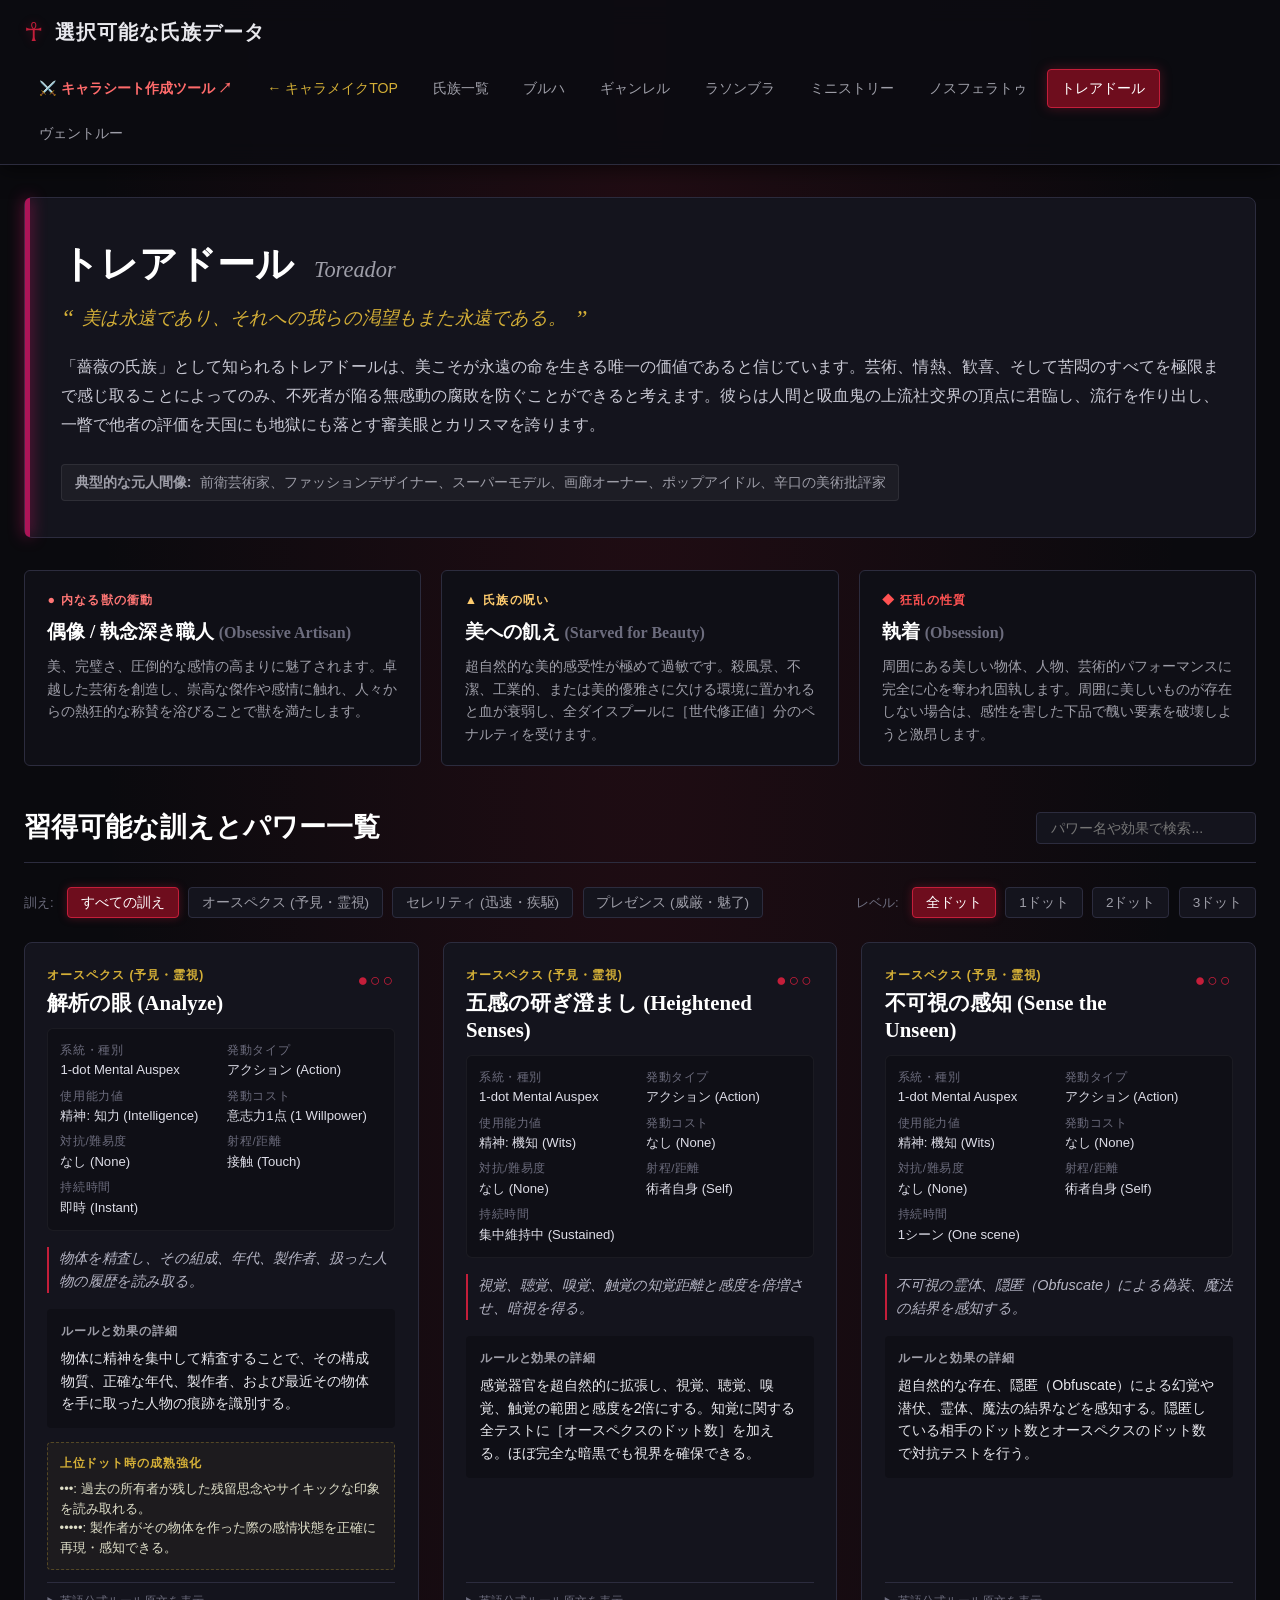
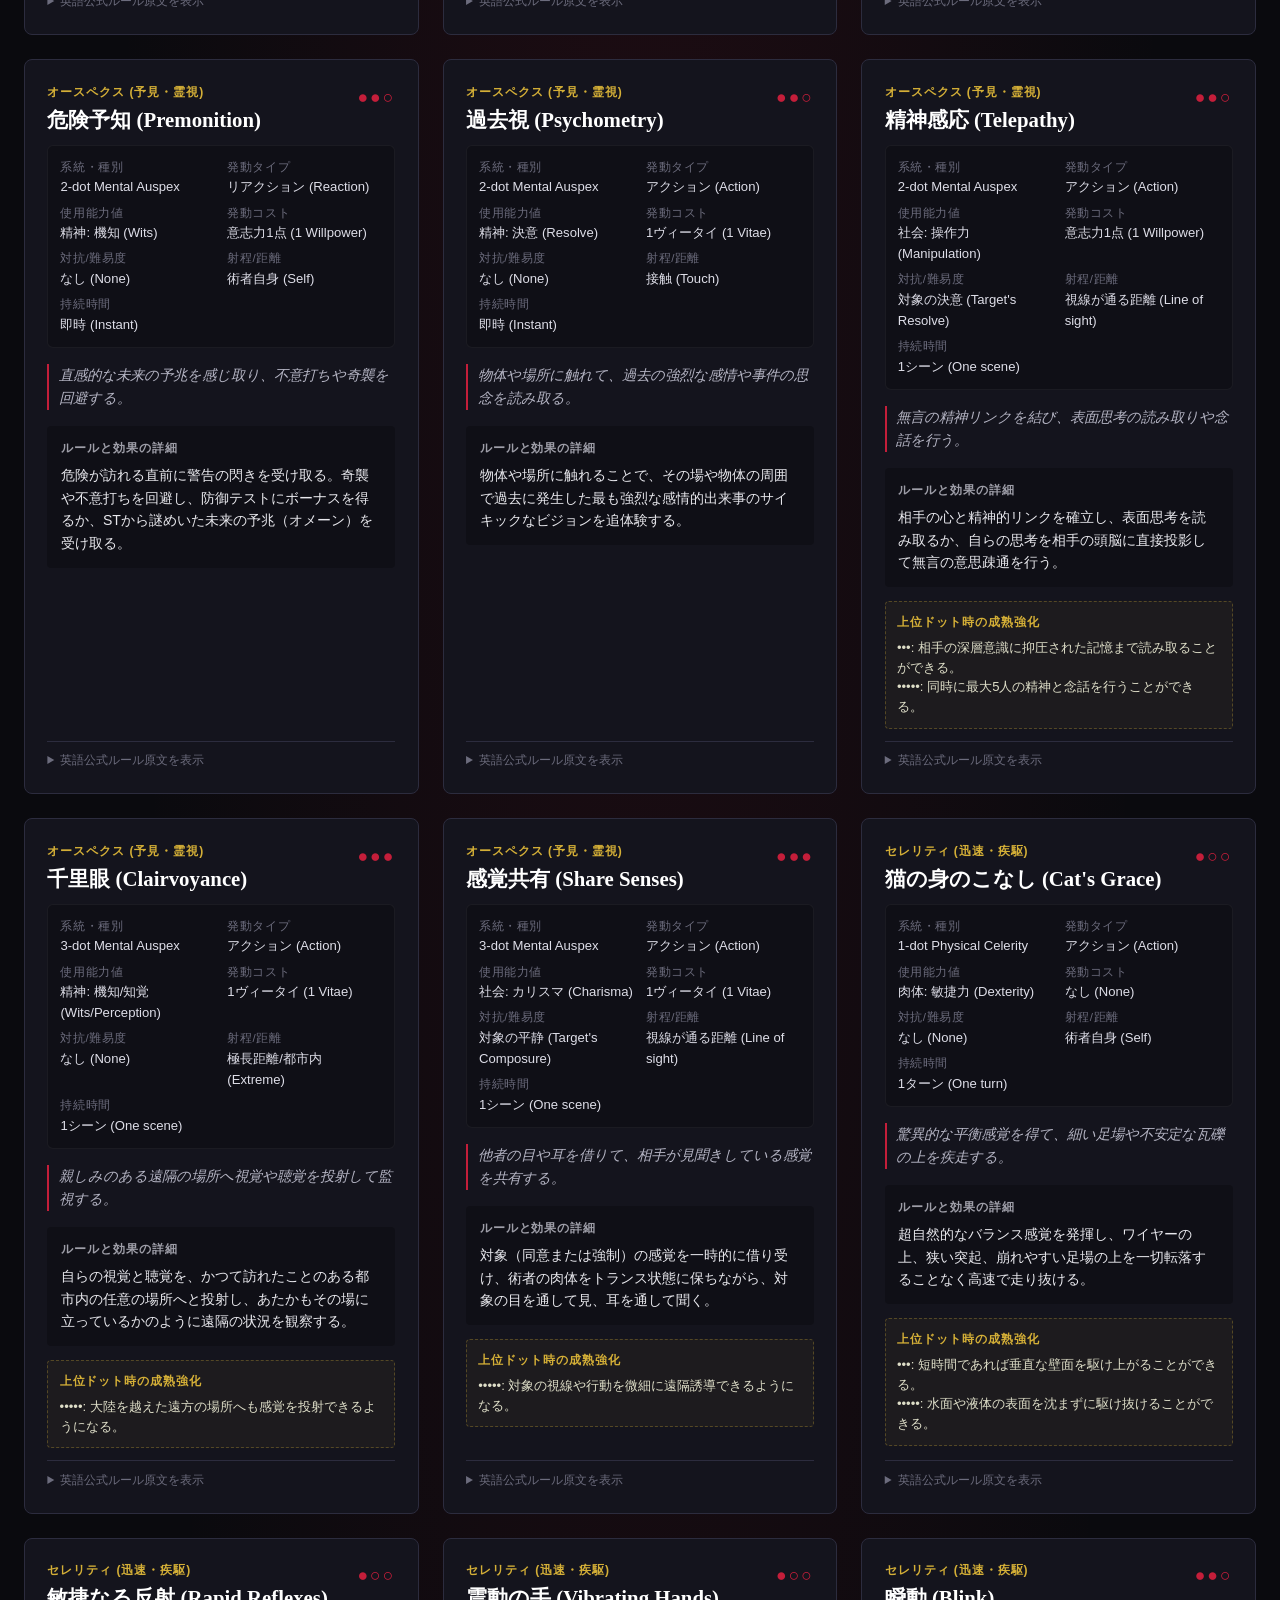
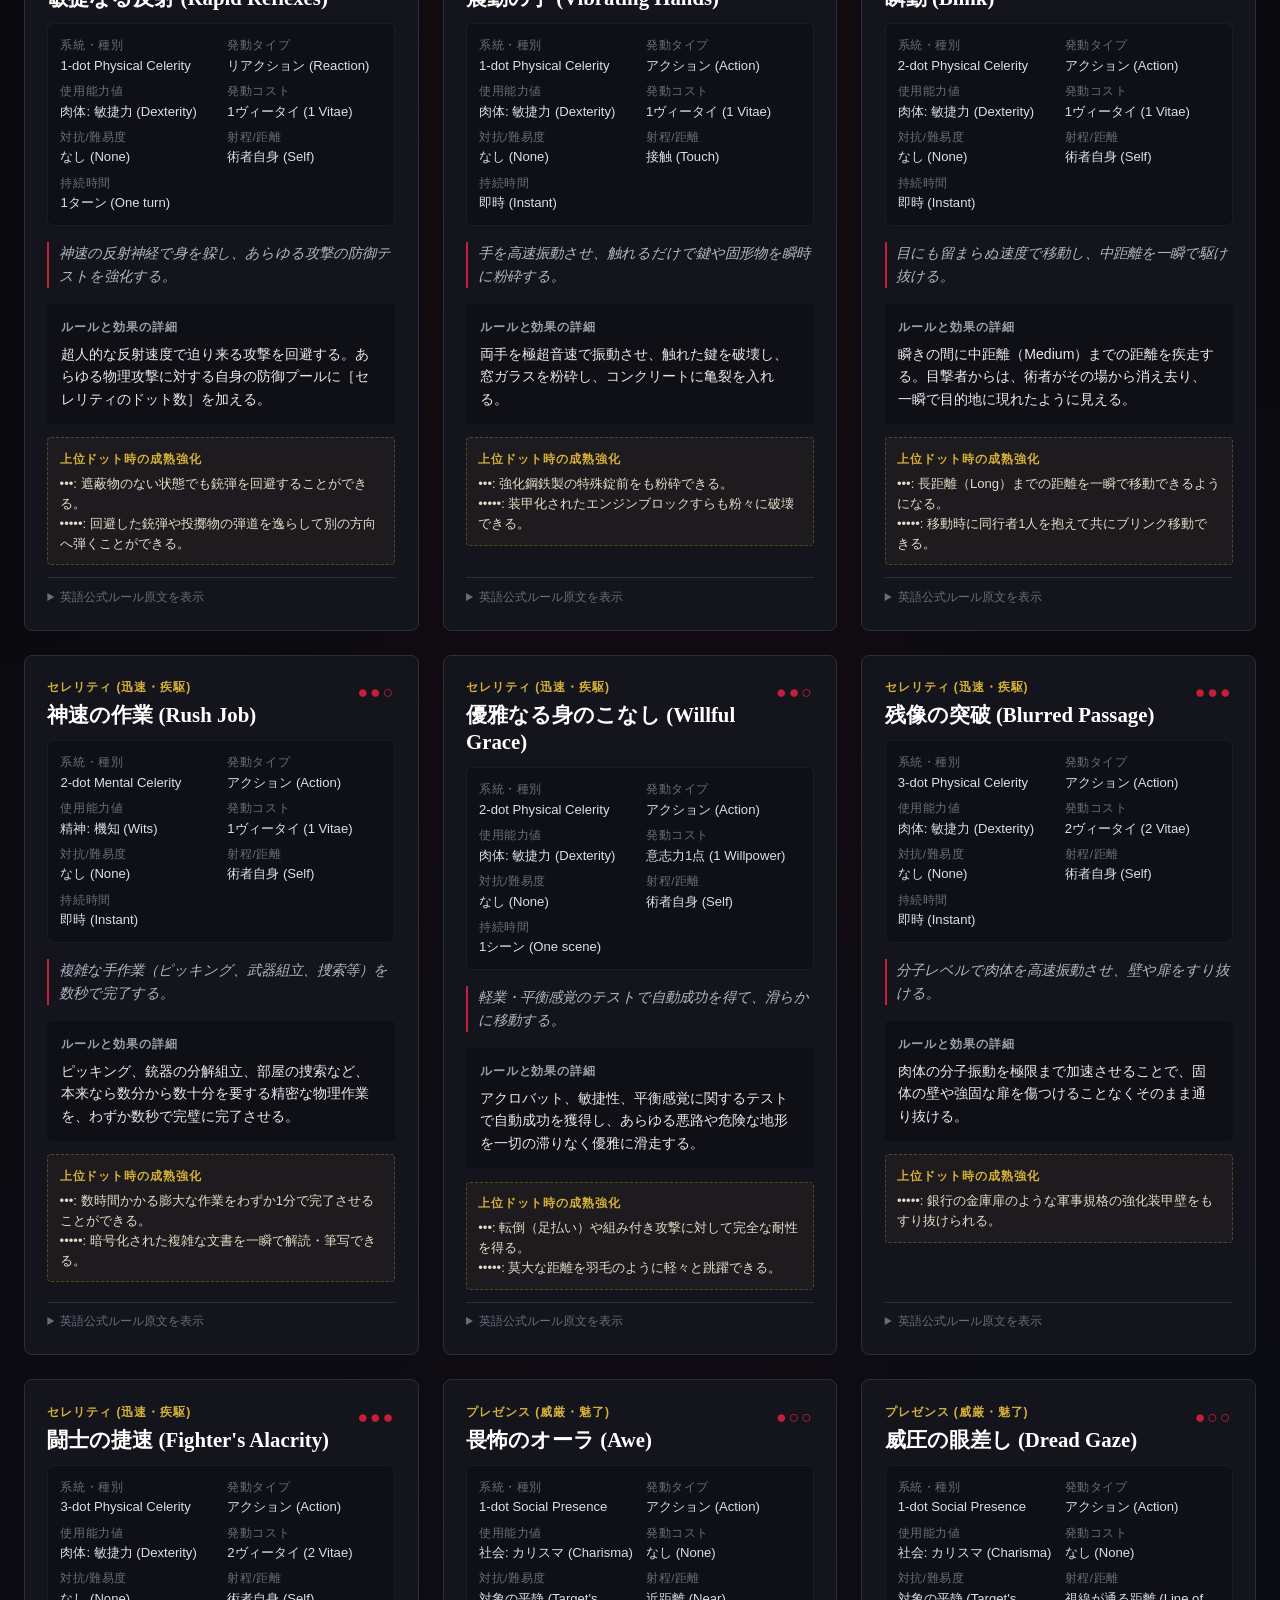
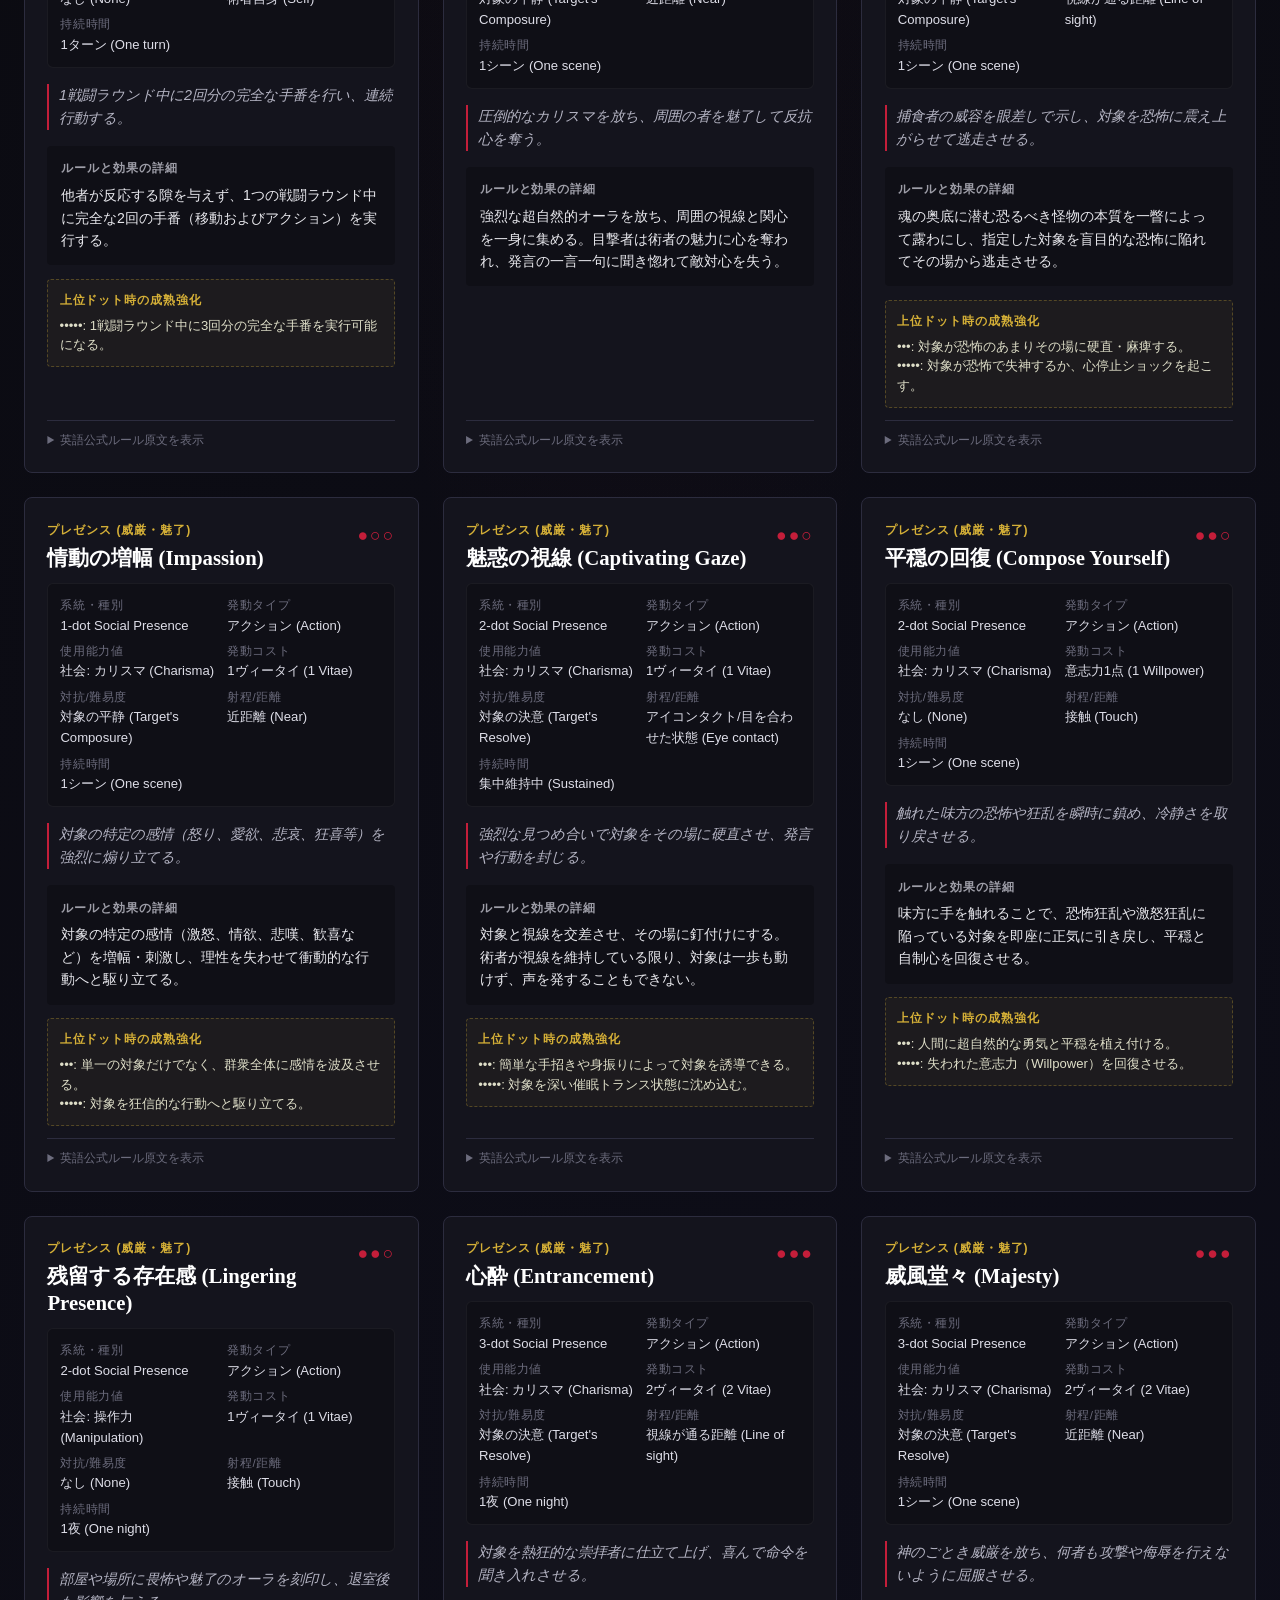
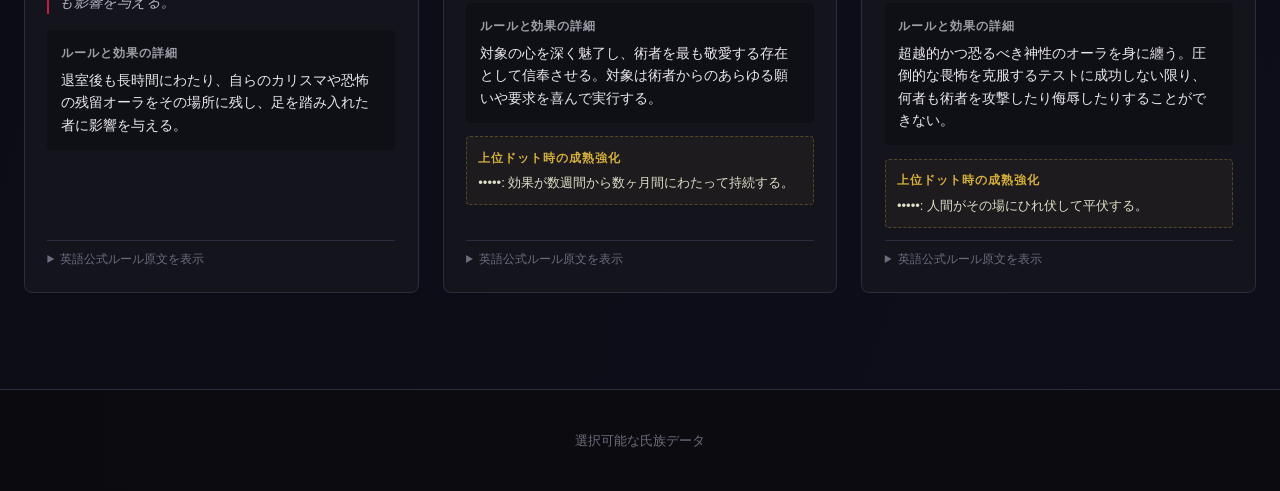
<file: guide/clan/toreador.html>
<!DOCTYPE html>
<html lang="ja">
<head>
  <meta charset="UTF-8">
  <meta name="viewport" content="width=device-width, initial-scale=1.0">
  <title>トレアドール (Toreador) - 選択可能な氏族データ</title>
  <link rel="stylesheet" href="style.css">
  <style>
    :root {
      --clan-theme: #ad1457;
      --clan-accent: #ec407a;
    }
  </style>
</head>
<body>
  <header class="site-header">
  <div class="nav-container">
    <a href="index.html" class="site-title">
      <span class="vtm-symbol">☥</span>
      <span class="title-text">選択可能な氏族データ</span>
    </a>
    <ul class="clan-nav-list"><li class="clan-nav-item"><a href="../../index.html" style="color:#ff6b6b; font-weight:bold;">⚔️ キャラシート作成ツール ↗</a></li>
      <li class="clan-nav-item"><a href="../index.html" style="color:var(--gold);">← キャラメイクTOP</a></li><li class="clan-nav-item"><a href="index.html">氏族一覧</a></li><li class="clan-nav-item"><a href="brujah.html">ブルハ</a></li><li class="clan-nav-item"><a href="gangrel.html">ギャンレル</a></li><li class="clan-nav-item"><a href="lasombra.html">ラソンブラ</a></li><li class="clan-nav-item"><a href="ministry.html">ミニストリー</a></li><li class="clan-nav-item"><a href="nosferatu.html">ノスフェラトゥ</a></li><li class="clan-nav-item active"><a href="toreador.html">トレアドール</a></li><li class="clan-nav-item"><a href="ventrue.html">ヴェントルー</a></li>
    </ul>
  </div>
</header>

  <main class="main-content">
    <div class="clan-header-card">
      <div class="clan-title-row">
        <h1 class="clan-name-ja">トレアドール</h1>
        <span class="clan-name-en">Toreador</span>
      </div>
      <div class="clan-tagline">美は永遠であり、それへの我らの渇望もまた永遠である。</div>
      <div class="clan-lore">「薔薇の氏族」として知られるトレアドールは、美こそが永遠の命を生きる唯一の価値であると信じています。芸術、情熱、歓喜、そして苦悶のすべてを極限まで感じ取ることによってのみ、不死者が陥る無感動の腐敗を防ぐことができると考えます。彼らは人間と吸血鬼の上流社交界の頂点に君臨し、流行を作り出し、一瞥で他者の評価を天国にも地獄にも落とす審美眼とカリスマを誇ります。</div>
      <div class="clan-archetypes-badge">
        <strong>典型的な元人間像:</strong> 前衛芸術家、ファッションデザイナー、スーパーモデル、画廊オーナー、ポップアイドル、辛口の美術批評家
      </div>
    </div>

    <div class="traits-grid">
      <div class="trait-box">
        <div class="trait-label beast">● 内なる獣の衝動</div>
        <div class="trait-title">偶像 / 執念深き職人 <span style="font-size:0.85em; color:var(--text-dim);">(Obsessive Artisan)</span></div>
        <div class="trait-desc">美、完璧さ、圧倒的な感情の高まりに魅了されます。卓越した芸術を創造し、崇高な傑作や感情に触れ、人々からの熱狂的な称賛を浴びることで獣を満たします。</div>
      </div>
      <div class="trait-box">
        <div class="trait-label curse">▲ 氏族の呪い</div>
        <div class="trait-title">美への飢え <span style="font-size:0.85em; color:var(--text-dim);">(Starved for Beauty)</span></div>
        <div class="trait-desc">超自然的な美的感受性が極めて過敏です。殺風景、不潔、工業的、または美的優雅さに欠ける環境に置かれると血が衰弱し、全ダイスプールに［世代修正値］分のペナルティを受けます。</div>
      </div>
      <div class="trait-box">
        <div class="trait-label frenzy">◆ 狂乱の性質</div>
        <div class="trait-title">執着 <span style="font-size:0.85em; color:var(--text-dim);">(Obsession)</span></div>
        <div class="trait-desc">周囲にある美しい物体、人物、芸術的パフォーマンスに完全に心を奪われ固執します。周囲に美しいものが存在しない場合は、感性を害した下品で醜い要素を破壊しようと激昂します。</div>
      </div>
    </div>

    <div class="section-header">
      <h2 class="section-title">習得可能な訓えとパワー一覧</h2>
      <div class="filter-controls">
        <input type="text" id="powerSearch" class="search-input" placeholder="パワー名や効果で検索...">
      </div>
    </div>

    <div style="display: flex; flex-wrap: wrap; gap: 1rem; justify-content: space-between; align-items: center; margin-bottom: 1.5rem;">
      <div class="filter-controls" id="discFilterGroup">
        <span style="font-size:0.82rem; color:var(--text-dim); margin-right:0.25rem;">訓え:</span>
        <button class="filter-btn active" data-disc="all">すべての訓え</button><button class="filter-btn" data-disc="オースペクス (予見・霊視)">オースペクス (予見・霊視)</button><button class="filter-btn" data-disc="セレリティ (迅速・疾駆)">セレリティ (迅速・疾駆)</button><button class="filter-btn" data-disc="プレゼンス (威厳・魅了)">プレゼンス (威厳・魅了)</button>
      </div>
      <div class="filter-controls" id="dotFilterGroup">
        <span style="font-size:0.82rem; color:var(--text-dim); margin-right:0.25rem;">レベル:</span>
        <button class="filter-btn active" data-dot="all">全ドット</button><button class="filter-btn" data-dot="1">1ドット</button><button class="filter-btn" data-dot="2">2ドット</button><button class="filter-btn" data-dot="3">3ドット</button>
      </div>
    </div>

    <div class="powers-grid" id="powersGrid">
      <div class="power-card" data-disc="オースペクス (予見・霊視)" data-dot="1" data-name="解析の眼 (Analyze)" data-summary="物体を精査し、その組成、年代、製作者、扱った人物の履歴を読み取る。">
  <div>
    <div class="power-header">
      <div class="power-title-wrap">
        <div class="power-discipline-badge">オースペクス (予見・霊視)</div>
        <div class="power-name">解析の眼 (Analyze)</div>
      </div>
      <div class="power-dots" title="1ドット">●○○</div>
    </div>
    
    <div class="power-meta-grid">
      <div class="meta-item">
        <span class="meta-label">系統・種別</span>
        <span class="meta-val">1-dot Mental Auspex</span>
      </div>
      <div class="meta-item">
        <span class="meta-label">発動タイプ</span>
        <span class="meta-val">アクション (Action)</span>
      </div>
      <div class="meta-item">
        <span class="meta-label">使用能力値</span>
        <span class="meta-val">精神: 知力 (Intelligence)</span>
      </div>
      <div class="meta-item">
        <span class="meta-label">発動コスト</span>
        <span class="meta-val">意志力1点 (1 Willpower)</span>
      </div>
      <div class="meta-item">
        <span class="meta-label">対抗/難易度</span>
        <span class="meta-val">なし (None)</span>
      </div>
      <div class="meta-item">
        <span class="meta-label">射程/距離</span>
        <span class="meta-val">接触 (Touch)</span>
      </div>
      <div class="meta-item" style="grid-column: span 2;">
        <span class="meta-label">持続時間</span>
        <span class="meta-val">即時 (Instant)</span>
      </div>
    </div>

    <div class="power-summary">物体を精査し、その組成、年代、製作者、扱った人物の履歴を読み取る。</div>

    <div class="power-rules-box">
      <div class="rules-heading">ルールと効果の詳細</div>
      <div class="rules-text">物体に精神を集中して精査することで、その構成物質、正確な年代、製作者、および最近その物体を手に取った人物の痕跡を識別する。</div>
    </div>

    <div class="maturing-box">
  <div class="rules-heading">上位ドット時の成熟強化</div>
  <div class="maturing-text">•••: 過去の所有者が残した残留思念やサイキックな印象を読み取れる。
•••••: 製作者がその物体を作った際の感情状態を正確に再現・感知できる。</div>
</div>
  </div>

  <details class="en-accordion">
    <summary>英語公式ルール原文を表示</summary>
    <div class="en-content">
      <strong>Description:</strong> Examine an object to discern its composition, age, maker, and recent handling history.<br><br>
      <strong>Maturing:</strong> •••: Discern psychic impressions left by owners.
•••••: Reconstruct the creator's exact emotional state.
    </div>
  </details>
</div><div class="power-card" data-disc="オースペクス (予見・霊視)" data-dot="1" data-name="五感の研ぎ澄まし (Heightened Senses)" data-summary="視覚、聴覚、嗅覚、触覚の知覚距離と感度を倍増させ、暗視を得る。">
  <div>
    <div class="power-header">
      <div class="power-title-wrap">
        <div class="power-discipline-badge">オースペクス (予見・霊視)</div>
        <div class="power-name">五感の研ぎ澄まし (Heightened Senses)</div>
      </div>
      <div class="power-dots" title="1ドット">●○○</div>
    </div>
    
    <div class="power-meta-grid">
      <div class="meta-item">
        <span class="meta-label">系統・種別</span>
        <span class="meta-val">1-dot Mental Auspex</span>
      </div>
      <div class="meta-item">
        <span class="meta-label">発動タイプ</span>
        <span class="meta-val">アクション (Action)</span>
      </div>
      <div class="meta-item">
        <span class="meta-label">使用能力値</span>
        <span class="meta-val">精神: 機知 (Wits)</span>
      </div>
      <div class="meta-item">
        <span class="meta-label">発動コスト</span>
        <span class="meta-val">なし (None)</span>
      </div>
      <div class="meta-item">
        <span class="meta-label">対抗/難易度</span>
        <span class="meta-val">なし (None)</span>
      </div>
      <div class="meta-item">
        <span class="meta-label">射程/距離</span>
        <span class="meta-val">術者自身 (Self)</span>
      </div>
      <div class="meta-item" style="grid-column: span 2;">
        <span class="meta-label">持続時間</span>
        <span class="meta-val">集中維持中 (Sustained)</span>
      </div>
    </div>

    <div class="power-summary">視覚、聴覚、嗅覚、触覚の知覚距離と感度を倍増させ、暗視を得る。</div>

    <div class="power-rules-box">
      <div class="rules-heading">ルールと効果の詳細</div>
      <div class="rules-text">感覚器官を超自然的に拡張し、視覚、聴覚、嗅覚、触覚の範囲と感度を2倍にする。知覚に関する全テストに［オースペクスのドット数］を加える。ほぼ完全な暗黒でも視界を確保できる。</div>
    </div>

    
  </div>

  <details class="en-accordion">
    <summary>英語公式ルール原文を表示</summary>
    <div class="en-content">
      <strong>Description:</strong> Double the range and sensitivity of your vision, hearing, smell, or touch. Add dots in Auspex to all perception tests. Can see in near-total darkness.<br><br>
      <strong>Maturing:</strong> None
    </div>
  </details>
</div><div class="power-card" data-disc="オースペクス (予見・霊視)" data-dot="1" data-name="不可視の感知 (Sense the Unseen)" data-summary="不可視の霊体、隠匿（Obfuscate）による偽装、魔法の結界を感知する。">
  <div>
    <div class="power-header">
      <div class="power-title-wrap">
        <div class="power-discipline-badge">オースペクス (予見・霊視)</div>
        <div class="power-name">不可視の感知 (Sense the Unseen)</div>
      </div>
      <div class="power-dots" title="1ドット">●○○</div>
    </div>
    
    <div class="power-meta-grid">
      <div class="meta-item">
        <span class="meta-label">系統・種別</span>
        <span class="meta-val">1-dot Mental Auspex</span>
      </div>
      <div class="meta-item">
        <span class="meta-label">発動タイプ</span>
        <span class="meta-val">アクション (Action)</span>
      </div>
      <div class="meta-item">
        <span class="meta-label">使用能力値</span>
        <span class="meta-val">精神: 機知 (Wits)</span>
      </div>
      <div class="meta-item">
        <span class="meta-label">発動コスト</span>
        <span class="meta-val">なし (None)</span>
      </div>
      <div class="meta-item">
        <span class="meta-label">対抗/難易度</span>
        <span class="meta-val">なし (None)</span>
      </div>
      <div class="meta-item">
        <span class="meta-label">射程/距離</span>
        <span class="meta-val">術者自身 (Self)</span>
      </div>
      <div class="meta-item" style="grid-column: span 2;">
        <span class="meta-label">持続時間</span>
        <span class="meta-val">1シーン (One scene)</span>
      </div>
    </div>

    <div class="power-summary">不可視の霊体、隠匿（Obfuscate）による偽装、魔法の結界を感知する。</div>

    <div class="power-rules-box">
      <div class="rules-heading">ルールと効果の詳細</div>
      <div class="rules-text">超自然的な存在、隠匿（Obfuscate）による幻覚や潜伏、霊体、魔法の結界などを感知する。隠匿している相手のドット数とオースペクスのドット数で対抗テストを行う。</div>
    </div>

    
  </div>

  <details class="en-accordion">
    <summary>英語公式ルール原文を表示</summary>
    <div class="en-content">
      <strong>Description:</strong> Detect the presence of supernatural beings, illusions (Obfuscate), spirits, or magical wards. Contest your Auspex vs Obfuscate dots.<br><br>
      <strong>Maturing:</strong> None
    </div>
  </details>
</div><div class="power-card" data-disc="オースペクス (予見・霊視)" data-dot="2" data-name="危険予知 (Premonition)" data-summary="直感的な未来の予兆を感じ取り、不意打ちや奇襲を回避する。">
  <div>
    <div class="power-header">
      <div class="power-title-wrap">
        <div class="power-discipline-badge">オースペクス (予見・霊視)</div>
        <div class="power-name">危険予知 (Premonition)</div>
      </div>
      <div class="power-dots" title="2ドット">●●○</div>
    </div>
    
    <div class="power-meta-grid">
      <div class="meta-item">
        <span class="meta-label">系統・種別</span>
        <span class="meta-val">2-dot Mental Auspex</span>
      </div>
      <div class="meta-item">
        <span class="meta-label">発動タイプ</span>
        <span class="meta-val">リアクション (Reaction)</span>
      </div>
      <div class="meta-item">
        <span class="meta-label">使用能力値</span>
        <span class="meta-val">精神: 機知 (Wits)</span>
      </div>
      <div class="meta-item">
        <span class="meta-label">発動コスト</span>
        <span class="meta-val">意志力1点 (1 Willpower)</span>
      </div>
      <div class="meta-item">
        <span class="meta-label">対抗/難易度</span>
        <span class="meta-val">なし (None)</span>
      </div>
      <div class="meta-item">
        <span class="meta-label">射程/距離</span>
        <span class="meta-val">術者自身 (Self)</span>
      </div>
      <div class="meta-item" style="grid-column: span 2;">
        <span class="meta-label">持続時間</span>
        <span class="meta-val">即時 (Instant)</span>
      </div>
    </div>

    <div class="power-summary">直感的な未来の予兆を感じ取り、不意打ちや奇襲を回避する。</div>

    <div class="power-rules-box">
      <div class="rules-heading">ルールと効果の詳細</div>
      <div class="rules-text">危険が訪れる直前に警告の閃きを受け取る。奇襲や不意打ちを回避し、防御テストにボーナスを得るか、STから謎めいた未来の予兆（オメーン）を受け取る。</div>
    </div>

    
  </div>

  <details class="en-accordion">
    <summary>英語公式ルール原文を表示</summary>
    <div class="en-content">
      <strong>Description:</strong> Receive flashes of danger before it strikes. Avoid being ambushed, gain defense bonuses on surprise attacks, or receive cryptic omens from the Storyteller.<br><br>
      <strong>Maturing:</strong> None
    </div>
  </details>
</div><div class="power-card" data-disc="オースペクス (予見・霊視)" data-dot="2" data-name="過去視 (Psychometry)" data-summary="物体や場所に触れて、過去の強烈な感情や事件の思念を読み取る。">
  <div>
    <div class="power-header">
      <div class="power-title-wrap">
        <div class="power-discipline-badge">オースペクス (予見・霊視)</div>
        <div class="power-name">過去視 (Psychometry)</div>
      </div>
      <div class="power-dots" title="2ドット">●●○</div>
    </div>
    
    <div class="power-meta-grid">
      <div class="meta-item">
        <span class="meta-label">系統・種別</span>
        <span class="meta-val">2-dot Mental Auspex</span>
      </div>
      <div class="meta-item">
        <span class="meta-label">発動タイプ</span>
        <span class="meta-val">アクション (Action)</span>
      </div>
      <div class="meta-item">
        <span class="meta-label">使用能力値</span>
        <span class="meta-val">精神: 決意 (Resolve)</span>
      </div>
      <div class="meta-item">
        <span class="meta-label">発動コスト</span>
        <span class="meta-val">1ヴィータイ (1 Vitae)</span>
      </div>
      <div class="meta-item">
        <span class="meta-label">対抗/難易度</span>
        <span class="meta-val">なし (None)</span>
      </div>
      <div class="meta-item">
        <span class="meta-label">射程/距離</span>
        <span class="meta-val">接触 (Touch)</span>
      </div>
      <div class="meta-item" style="grid-column: span 2;">
        <span class="meta-label">持続時間</span>
        <span class="meta-val">即時 (Instant)</span>
      </div>
    </div>

    <div class="power-summary">物体や場所に触れて、過去の強烈な感情や事件の思念を読み取る。</div>

    <div class="power-rules-box">
      <div class="rules-heading">ルールと効果の詳細</div>
      <div class="rules-text">物体や場所に触れることで、その場や物体の周囲で過去に発生した最も強烈な感情的出来事のサイキックなビジョンを追体験する。</div>
    </div>

    
  </div>

  <details class="en-accordion">
    <summary>英語公式ルール原文を表示</summary>
    <div class="en-content">
      <strong>Description:</strong> Touch an object or location to experience intense psychic visions of the strongest emotional events that occurred in its presence.<br><br>
      <strong>Maturing:</strong> None
    </div>
  </details>
</div><div class="power-card" data-disc="オースペクス (予見・霊視)" data-dot="2" data-name="精神感応 (Telepathy)" data-summary="無言の精神リンクを結び、表面思考の読み取りや念話を行う。">
  <div>
    <div class="power-header">
      <div class="power-title-wrap">
        <div class="power-discipline-badge">オースペクス (予見・霊視)</div>
        <div class="power-name">精神感応 (Telepathy)</div>
      </div>
      <div class="power-dots" title="2ドット">●●○</div>
    </div>
    
    <div class="power-meta-grid">
      <div class="meta-item">
        <span class="meta-label">系統・種別</span>
        <span class="meta-val">2-dot Mental Auspex</span>
      </div>
      <div class="meta-item">
        <span class="meta-label">発動タイプ</span>
        <span class="meta-val">アクション (Action)</span>
      </div>
      <div class="meta-item">
        <span class="meta-label">使用能力値</span>
        <span class="meta-val">社会: 操作力 (Manipulation)</span>
      </div>
      <div class="meta-item">
        <span class="meta-label">発動コスト</span>
        <span class="meta-val">意志力1点 (1 Willpower)</span>
      </div>
      <div class="meta-item">
        <span class="meta-label">対抗/難易度</span>
        <span class="meta-val">対象の決意 (Target's Resolve)</span>
      </div>
      <div class="meta-item">
        <span class="meta-label">射程/距離</span>
        <span class="meta-val">視線が通る距離 (Line of sight)</span>
      </div>
      <div class="meta-item" style="grid-column: span 2;">
        <span class="meta-label">持続時間</span>
        <span class="meta-val">1シーン (One scene)</span>
      </div>
    </div>

    <div class="power-summary">無言の精神リンクを結び、表面思考の読み取りや念話を行う。</div>

    <div class="power-rules-box">
      <div class="rules-heading">ルールと効果の詳細</div>
      <div class="rules-text">相手の心と精神的リンクを確立し、表面思考を読み取るか、自らの思考を相手の頭脳に直接投影して無言の意思疎通を行う。</div>
    </div>

    <div class="maturing-box">
  <div class="rules-heading">上位ドット時の成熟強化</div>
  <div class="maturing-text">•••: 相手の深層意識に抑圧された記憶まで読み取ることができる。
•••••: 同時に最大5人の精神と念話を行うことができる。</div>
</div>
  </div>

  <details class="en-accordion">
    <summary>英語公式ルール原文を表示</summary>
    <div class="en-content">
      <strong>Description:</strong> Establish a silent mental link to read surface thoughts or project your thoughts into the target's mind.<br><br>
      <strong>Maturing:</strong> •••: Read deep suppressed memories.
•••••: Communicate with up to 5 minds simultaneously.
    </div>
  </details>
</div><div class="power-card" data-disc="オースペクス (予見・霊視)" data-dot="3" data-name="千里眼 (Clairvoyance)" data-summary="親しみのある遠隔の場所へ視覚や聴覚を投射して監視する。">
  <div>
    <div class="power-header">
      <div class="power-title-wrap">
        <div class="power-discipline-badge">オースペクス (予見・霊視)</div>
        <div class="power-name">千里眼 (Clairvoyance)</div>
      </div>
      <div class="power-dots" title="3ドット">●●●</div>
    </div>
    
    <div class="power-meta-grid">
      <div class="meta-item">
        <span class="meta-label">系統・種別</span>
        <span class="meta-val">3-dot Mental Auspex</span>
      </div>
      <div class="meta-item">
        <span class="meta-label">発動タイプ</span>
        <span class="meta-val">アクション (Action)</span>
      </div>
      <div class="meta-item">
        <span class="meta-label">使用能力値</span>
        <span class="meta-val">精神: 機知/知覚 (Wits/Perception)</span>
      </div>
      <div class="meta-item">
        <span class="meta-label">発動コスト</span>
        <span class="meta-val">1ヴィータイ (1 Vitae)</span>
      </div>
      <div class="meta-item">
        <span class="meta-label">対抗/難易度</span>
        <span class="meta-val">なし (None)</span>
      </div>
      <div class="meta-item">
        <span class="meta-label">射程/距離</span>
        <span class="meta-val">極長距離/都市内 (Extreme)</span>
      </div>
      <div class="meta-item" style="grid-column: span 2;">
        <span class="meta-label">持続時間</span>
        <span class="meta-val">1シーン (One scene)</span>
      </div>
    </div>

    <div class="power-summary">親しみのある遠隔の場所へ視覚や聴覚を投射して監視する。</div>

    <div class="power-rules-box">
      <div class="rules-heading">ルールと効果の詳細</div>
      <div class="rules-text">自らの視覚と聴覚を、かつて訪れたことのある都市内の任意の場所へと投射し、あたかもその場に立っているかのように遠隔の状況を観察する。</div>
    </div>

    <div class="maturing-box">
  <div class="rules-heading">上位ドット時の成熟強化</div>
  <div class="maturing-text">•••••: 大陸を越えた遠方の場所へも感覚を投射できるようになる。</div>
</div>
  </div>

  <details class="en-accordion">
    <summary>英語公式ルール原文を表示</summary>
    <div class="en-content">
      <strong>Description:</strong> Project your visual and auditory senses to a familiar location anywhere in the city, viewing events as though you were physically standing there.<br><br>
      <strong>Maturing:</strong> •••••: Can project senses across entire continents.
    </div>
  </details>
</div><div class="power-card" data-disc="オースペクス (予見・霊視)" data-dot="3" data-name="感覚共有 (Share Senses)" data-summary="他者の目や耳を借りて、相手が見聞きしている感覚を共有する。">
  <div>
    <div class="power-header">
      <div class="power-title-wrap">
        <div class="power-discipline-badge">オースペクス (予見・霊視)</div>
        <div class="power-name">感覚共有 (Share Senses)</div>
      </div>
      <div class="power-dots" title="3ドット">●●●</div>
    </div>
    
    <div class="power-meta-grid">
      <div class="meta-item">
        <span class="meta-label">系統・種別</span>
        <span class="meta-val">3-dot Mental Auspex</span>
      </div>
      <div class="meta-item">
        <span class="meta-label">発動タイプ</span>
        <span class="meta-val">アクション (Action)</span>
      </div>
      <div class="meta-item">
        <span class="meta-label">使用能力値</span>
        <span class="meta-val">社会: カリスマ (Charisma)</span>
      </div>
      <div class="meta-item">
        <span class="meta-label">発動コスト</span>
        <span class="meta-val">1ヴィータイ (1 Vitae)</span>
      </div>
      <div class="meta-item">
        <span class="meta-label">対抗/難易度</span>
        <span class="meta-val">対象の平静 (Target's Composure)</span>
      </div>
      <div class="meta-item">
        <span class="meta-label">射程/距離</span>
        <span class="meta-val">視線が通る距離 (Line of sight)</span>
      </div>
      <div class="meta-item" style="grid-column: span 2;">
        <span class="meta-label">持続時間</span>
        <span class="meta-val">1シーン (One scene)</span>
      </div>
    </div>

    <div class="power-summary">他者の目や耳を借りて、相手が見聞きしている感覚を共有する。</div>

    <div class="power-rules-box">
      <div class="rules-heading">ルールと効果の詳細</div>
      <div class="rules-text">対象（同意または強制）の感覚を一時的に借り受け、術者の肉体をトランス状態に保ちながら、対象の目を通して見、耳を通して聞く。</div>
    </div>

    <div class="maturing-box">
  <div class="rules-heading">上位ドット時の成熟強化</div>
  <div class="maturing-text">•••••: 対象の視線や行動を微細に遠隔誘導できるようになる。</div>
</div>
  </div>

  <details class="en-accordion">
    <summary>英語公式ルール原文を表示</summary>
    <div class="en-content">
      <strong>Description:</strong> Borrow the senses of a willing or unwilling target, seeing through their eyes and hearing through their ears while keeping your body in trance.<br><br>
      <strong>Maturing:</strong> •••••: Can subtly guide target's gaze and actions.
    </div>
  </details>
</div><div class="power-card" data-disc="セレリティ (迅速・疾駆)" data-dot="1" data-name="猫の身のこなし (Cat's Grace)" data-summary="驚異的な平衡感覚を得て、細い足場や不安定な瓦礫の上を疾走する。">
  <div>
    <div class="power-header">
      <div class="power-title-wrap">
        <div class="power-discipline-badge">セレリティ (迅速・疾駆)</div>
        <div class="power-name">猫の身のこなし (Cat's Grace)</div>
      </div>
      <div class="power-dots" title="1ドット">●○○</div>
    </div>
    
    <div class="power-meta-grid">
      <div class="meta-item">
        <span class="meta-label">系統・種別</span>
        <span class="meta-val">1-dot Physical Celerity</span>
      </div>
      <div class="meta-item">
        <span class="meta-label">発動タイプ</span>
        <span class="meta-val">アクション (Action)</span>
      </div>
      <div class="meta-item">
        <span class="meta-label">使用能力値</span>
        <span class="meta-val">肉体: 敏捷力 (Dexterity)</span>
      </div>
      <div class="meta-item">
        <span class="meta-label">発動コスト</span>
        <span class="meta-val">なし (None)</span>
      </div>
      <div class="meta-item">
        <span class="meta-label">対抗/難易度</span>
        <span class="meta-val">なし (None)</span>
      </div>
      <div class="meta-item">
        <span class="meta-label">射程/距離</span>
        <span class="meta-val">術者自身 (Self)</span>
      </div>
      <div class="meta-item" style="grid-column: span 2;">
        <span class="meta-label">持続時間</span>
        <span class="meta-val">1ターン (One turn)</span>
      </div>
    </div>

    <div class="power-summary">驚異的な平衡感覚を得て、細い足場や不安定な瓦礫の上を疾走する。</div>

    <div class="power-rules-box">
      <div class="rules-heading">ルールと効果の詳細</div>
      <div class="rules-text">超自然的なバランス感覚を発揮し、ワイヤーの上、狭い突起、崩れやすい足場の上を一切転落することなく高速で走り抜ける。</div>
    </div>

    <div class="maturing-box">
  <div class="rules-heading">上位ドット時の成熟強化</div>
  <div class="maturing-text">•••: 短時間であれば垂直な壁面を駆け上がることができる。
•••••: 水面や液体の表面を沈まずに駆け抜けることができる。</div>
</div>
  </div>

  <details class="en-accordion">
    <summary>英語公式ルール原文を表示</summary>
    <div class="en-content">
      <strong>Description:</strong> Move with supernatural balance, running across wires, narrow ledges, or unstable debris without falling.<br><br>
      <strong>Maturing:</strong> •••: Can run across vertical walls for short bursts.
•••••: Can run across liquids.
    </div>
  </details>
</div><div class="power-card" data-disc="セレリティ (迅速・疾駆)" data-dot="1" data-name="敏捷なる反射 (Rapid Reflexes)" data-summary="神速の反射神経で身を躱し、あらゆる攻撃の防御テストを強化する。">
  <div>
    <div class="power-header">
      <div class="power-title-wrap">
        <div class="power-discipline-badge">セレリティ (迅速・疾駆)</div>
        <div class="power-name">敏捷なる反射 (Rapid Reflexes)</div>
      </div>
      <div class="power-dots" title="1ドット">●○○</div>
    </div>
    
    <div class="power-meta-grid">
      <div class="meta-item">
        <span class="meta-label">系統・種別</span>
        <span class="meta-val">1-dot Physical Celerity</span>
      </div>
      <div class="meta-item">
        <span class="meta-label">発動タイプ</span>
        <span class="meta-val">リアクション (Reaction)</span>
      </div>
      <div class="meta-item">
        <span class="meta-label">使用能力値</span>
        <span class="meta-val">肉体: 敏捷力 (Dexterity)</span>
      </div>
      <div class="meta-item">
        <span class="meta-label">発動コスト</span>
        <span class="meta-val">1ヴィータイ (1 Vitae)</span>
      </div>
      <div class="meta-item">
        <span class="meta-label">対抗/難易度</span>
        <span class="meta-val">なし (None)</span>
      </div>
      <div class="meta-item">
        <span class="meta-label">射程/距離</span>
        <span class="meta-val">術者自身 (Self)</span>
      </div>
      <div class="meta-item" style="grid-column: span 2;">
        <span class="meta-label">持続時間</span>
        <span class="meta-val">1ターン (One turn)</span>
      </div>
    </div>

    <div class="power-summary">神速の反射神経で身を躱し、あらゆる攻撃の防御テストを強化する。</div>

    <div class="power-rules-box">
      <div class="rules-heading">ルールと効果の詳細</div>
      <div class="rules-text">超人的な反射速度で迫り来る攻撃を回避する。あらゆる物理攻撃に対する自身の防御プールに［セレリティのドット数］を加える。</div>
    </div>

    <div class="maturing-box">
  <div class="rules-heading">上位ドット時の成熟強化</div>
  <div class="maturing-text">•••: 遮蔽物のない状態でも銃弾を回避することができる。
•••••: 回避した銃弾や投擲物の弾道を逸らして別の方向へ弾くことができる。</div>
</div>
  </div>

  <details class="en-accordion">
    <summary>英語公式ルール原文を表示</summary>
    <div class="en-content">
      <strong>Description:</strong> Dodge incoming attacks with preternatural speed. Add dots in Celerity to your defense pools against physical attacks.<br><br>
      <strong>Maturing:</strong> •••: Can dodge bullets without cover.
•••••: Can redirect missed projectile attacks.
    </div>
  </details>
</div><div class="power-card" data-disc="セレリティ (迅速・疾駆)" data-dot="1" data-name="震動の手 (Vibrating Hands)" data-summary="手を高速振動させ、触れるだけで鍵や固形物を瞬時に粉砕する。">
  <div>
    <div class="power-header">
      <div class="power-title-wrap">
        <div class="power-discipline-badge">セレリティ (迅速・疾駆)</div>
        <div class="power-name">震動の手 (Vibrating Hands)</div>
      </div>
      <div class="power-dots" title="1ドット">●○○</div>
    </div>
    
    <div class="power-meta-grid">
      <div class="meta-item">
        <span class="meta-label">系統・種別</span>
        <span class="meta-val">1-dot Physical Celerity</span>
      </div>
      <div class="meta-item">
        <span class="meta-label">発動タイプ</span>
        <span class="meta-val">アクション (Action)</span>
      </div>
      <div class="meta-item">
        <span class="meta-label">使用能力値</span>
        <span class="meta-val">肉体: 敏捷力 (Dexterity)</span>
      </div>
      <div class="meta-item">
        <span class="meta-label">発動コスト</span>
        <span class="meta-val">1ヴィータイ (1 Vitae)</span>
      </div>
      <div class="meta-item">
        <span class="meta-label">対抗/難易度</span>
        <span class="meta-val">なし (None)</span>
      </div>
      <div class="meta-item">
        <span class="meta-label">射程/距離</span>
        <span class="meta-val">接触 (Touch)</span>
      </div>
      <div class="meta-item" style="grid-column: span 2;">
        <span class="meta-label">持続時間</span>
        <span class="meta-val">即時 (Instant)</span>
      </div>
    </div>

    <div class="power-summary">手を高速振動させ、触れるだけで鍵や固形物を瞬時に粉砕する。</div>

    <div class="power-rules-box">
      <div class="rules-heading">ルールと効果の詳細</div>
      <div class="rules-text">両手を極超音速で振動させ、触れた鍵を破壊し、窓ガラスを粉砕し、コンクリートに亀裂を入れる。</div>
    </div>

    <div class="maturing-box">
  <div class="rules-heading">上位ドット時の成熟強化</div>
  <div class="maturing-text">•••: 強化鋼鉄製の特殊錠前をも粉砕できる。
•••••: 装甲化されたエンジンブロックすらも粉々に破壊できる。</div>
</div>
  </div>

  <details class="en-accordion">
    <summary>英語公式ルール原文を表示</summary>
    <div class="en-content">
      <strong>Description:</strong> Vibrate your hands at hyperspeed to shatter locks, shatter glass, or crack concrete with a single touch.<br><br>
      <strong>Maturing:</strong> •••: Destroys reinforced steel locks.
•••••: Can shatter armored engine blocks.
    </div>
  </details>
</div><div class="power-card" data-disc="セレリティ (迅速・疾駆)" data-dot="2" data-name="瞬動 (Blink)" data-summary="目にも留まらぬ速度で移動し、中距離を一瞬で駆け抜ける。">
  <div>
    <div class="power-header">
      <div class="power-title-wrap">
        <div class="power-discipline-badge">セレリティ (迅速・疾駆)</div>
        <div class="power-name">瞬動 (Blink)</div>
      </div>
      <div class="power-dots" title="2ドット">●●○</div>
    </div>
    
    <div class="power-meta-grid">
      <div class="meta-item">
        <span class="meta-label">系統・種別</span>
        <span class="meta-val">2-dot Physical Celerity</span>
      </div>
      <div class="meta-item">
        <span class="meta-label">発動タイプ</span>
        <span class="meta-val">アクション (Action)</span>
      </div>
      <div class="meta-item">
        <span class="meta-label">使用能力値</span>
        <span class="meta-val">肉体: 敏捷力 (Dexterity)</span>
      </div>
      <div class="meta-item">
        <span class="meta-label">発動コスト</span>
        <span class="meta-val">1ヴィータイ (1 Vitae)</span>
      </div>
      <div class="meta-item">
        <span class="meta-label">対抗/難易度</span>
        <span class="meta-val">なし (None)</span>
      </div>
      <div class="meta-item">
        <span class="meta-label">射程/距離</span>
        <span class="meta-val">術者自身 (Self)</span>
      </div>
      <div class="meta-item" style="grid-column: span 2;">
        <span class="meta-label">持続時間</span>
        <span class="meta-val">即時 (Instant)</span>
      </div>
    </div>

    <div class="power-summary">目にも留まらぬ速度で移動し、中距離を一瞬で駆け抜ける。</div>

    <div class="power-rules-box">
      <div class="rules-heading">ルールと効果の詳細</div>
      <div class="rules-text">瞬きの間に中距離（Medium）までの距離を疾走する。目撃者からは、術者がその場から消え去り、一瞬で目的地に現れたように見える。</div>
    </div>

    <div class="maturing-box">
  <div class="rules-heading">上位ドット時の成熟強化</div>
  <div class="maturing-text">•••: 長距離（Long）までの距離を一瞬で移動できるようになる。
•••••: 移動時に同行者1人を抱えて共にブリンク移動できる。</div>
</div>
  </div>

  <details class="en-accordion">
    <summary>英語公式ルール原文を表示</summary>
    <div class="en-content">
      <strong>Description:</strong> Move up to Medium distance in the blink of an eye. Observers see you vanish and reappear instantly.<br><br>
      <strong>Maturing:</strong> •••: Move up to Long distance.
•••••: Can carry a passenger while blinking.
    </div>
  </details>
</div><div class="power-card" data-disc="セレリティ (迅速・疾駆)" data-dot="2" data-name="神速の作業 (Rush Job)" data-summary="複雑な手作業（ピッキング、武器組立、捜索等）を数秒で完了する。">
  <div>
    <div class="power-header">
      <div class="power-title-wrap">
        <div class="power-discipline-badge">セレリティ (迅速・疾駆)</div>
        <div class="power-name">神速の作業 (Rush Job)</div>
      </div>
      <div class="power-dots" title="2ドット">●●○</div>
    </div>
    
    <div class="power-meta-grid">
      <div class="meta-item">
        <span class="meta-label">系統・種別</span>
        <span class="meta-val">2-dot Mental Celerity</span>
      </div>
      <div class="meta-item">
        <span class="meta-label">発動タイプ</span>
        <span class="meta-val">アクション (Action)</span>
      </div>
      <div class="meta-item">
        <span class="meta-label">使用能力値</span>
        <span class="meta-val">精神: 機知 (Wits)</span>
      </div>
      <div class="meta-item">
        <span class="meta-label">発動コスト</span>
        <span class="meta-val">1ヴィータイ (1 Vitae)</span>
      </div>
      <div class="meta-item">
        <span class="meta-label">対抗/難易度</span>
        <span class="meta-val">なし (None)</span>
      </div>
      <div class="meta-item">
        <span class="meta-label">射程/距離</span>
        <span class="meta-val">術者自身 (Self)</span>
      </div>
      <div class="meta-item" style="grid-column: span 2;">
        <span class="meta-label">持続時間</span>
        <span class="meta-val">即時 (Instant)</span>
      </div>
    </div>

    <div class="power-summary">複雑な手作業（ピッキング、武器組立、捜索等）を数秒で完了する。</div>

    <div class="power-rules-box">
      <div class="rules-heading">ルールと効果の詳細</div>
      <div class="rules-text">ピッキング、銃器の分解組立、部屋の捜索など、本来なら数分から数十分を要する精密な物理作業を、わずか数秒で完璧に完了させる。</div>
    </div>

    <div class="maturing-box">
  <div class="rules-heading">上位ドット時の成熟強化</div>
  <div class="maturing-text">•••: 数時間かかる膨大な作業をわずか1分で完了させることができる。
•••••: 暗号化された複雑な文書を一瞬で解読・筆写できる。</div>
</div>
  </div>

  <details class="en-accordion">
    <summary>英語公式ルール原文を表示</summary>
    <div class="en-content">
      <strong>Description:</strong> Complete complex manual tasks (picking locks, assembling weapons, searching a room) in mere seconds rather than minutes.<br><br>
      <strong>Maturing:</strong> •••: Complete hours of work in one minute.
•••••: Decipher encrypted text in moments.
    </div>
  </details>
</div><div class="power-card" data-disc="セレリティ (迅速・疾駆)" data-dot="2" data-name="優雅なる身のこなし (Willful Grace)" data-summary="軽業・平衡感覚のテストで自動成功を得て、滑らかに移動する。">
  <div>
    <div class="power-header">
      <div class="power-title-wrap">
        <div class="power-discipline-badge">セレリティ (迅速・疾駆)</div>
        <div class="power-name">優雅なる身のこなし (Willful Grace)</div>
      </div>
      <div class="power-dots" title="2ドット">●●○</div>
    </div>
    
    <div class="power-meta-grid">
      <div class="meta-item">
        <span class="meta-label">系統・種別</span>
        <span class="meta-val">2-dot Physical Celerity</span>
      </div>
      <div class="meta-item">
        <span class="meta-label">発動タイプ</span>
        <span class="meta-val">アクション (Action)</span>
      </div>
      <div class="meta-item">
        <span class="meta-label">使用能力値</span>
        <span class="meta-val">肉体: 敏捷力 (Dexterity)</span>
      </div>
      <div class="meta-item">
        <span class="meta-label">発動コスト</span>
        <span class="meta-val">意志力1点 (1 Willpower)</span>
      </div>
      <div class="meta-item">
        <span class="meta-label">対抗/難易度</span>
        <span class="meta-val">なし (None)</span>
      </div>
      <div class="meta-item">
        <span class="meta-label">射程/距離</span>
        <span class="meta-val">術者自身 (Self)</span>
      </div>
      <div class="meta-item" style="grid-column: span 2;">
        <span class="meta-label">持続時間</span>
        <span class="meta-val">1シーン (One scene)</span>
      </div>
    </div>

    <div class="power-summary">軽業・平衡感覚のテストで自動成功を得て、滑らかに移動する。</div>

    <div class="power-rules-box">
      <div class="rules-heading">ルールと効果の詳細</div>
      <div class="rules-text">アクロバット、敏捷性、平衡感覚に関するテストで自動成功を獲得し、あらゆる悪路や危険な地形を一切の滞りなく優雅に滑走する。</div>
    </div>

    <div class="maturing-box">
  <div class="rules-heading">上位ドット時の成熟強化</div>
  <div class="maturing-text">•••: 転倒（足払い）や組み付き攻撃に対して完全な耐性を得る。
•••••: 莫大な距離を羽毛のように軽々と跳躍できる。</div>
</div>
  </div>

  <details class="en-accordion">
    <summary>英語公式ルール原文を表示</summary>
    <div class="en-content">
      <strong>Description:</strong> Gain automatic successes on acrobatics, agility, and balance tests, gliding effortlessly through hazardous terrain.<br><br>
      <strong>Maturing:</strong> •••: Immune to being tripped or grappled.
•••••: Can leap enormous distances effortlessly.
    </div>
  </details>
</div><div class="power-card" data-disc="セレリティ (迅速・疾駆)" data-dot="3" data-name="残像の突破 (Blurred Passage)" data-summary="分子レベルで肉体を高速振動させ、壁や扉をすり抜ける。">
  <div>
    <div class="power-header">
      <div class="power-title-wrap">
        <div class="power-discipline-badge">セレリティ (迅速・疾駆)</div>
        <div class="power-name">残像の突破 (Blurred Passage)</div>
      </div>
      <div class="power-dots" title="3ドット">●●●</div>
    </div>
    
    <div class="power-meta-grid">
      <div class="meta-item">
        <span class="meta-label">系統・種別</span>
        <span class="meta-val">3-dot Physical Celerity</span>
      </div>
      <div class="meta-item">
        <span class="meta-label">発動タイプ</span>
        <span class="meta-val">アクション (Action)</span>
      </div>
      <div class="meta-item">
        <span class="meta-label">使用能力値</span>
        <span class="meta-val">肉体: 敏捷力 (Dexterity)</span>
      </div>
      <div class="meta-item">
        <span class="meta-label">発動コスト</span>
        <span class="meta-val">2ヴィータイ (2 Vitae)</span>
      </div>
      <div class="meta-item">
        <span class="meta-label">対抗/難易度</span>
        <span class="meta-val">なし (None)</span>
      </div>
      <div class="meta-item">
        <span class="meta-label">射程/距離</span>
        <span class="meta-val">術者自身 (Self)</span>
      </div>
      <div class="meta-item" style="grid-column: span 2;">
        <span class="meta-label">持続時間</span>
        <span class="meta-val">即時 (Instant)</span>
      </div>
    </div>

    <div class="power-summary">分子レベルで肉体を高速振動させ、壁や扉をすり抜ける。</div>

    <div class="power-rules-box">
      <div class="rules-heading">ルールと効果の詳細</div>
      <div class="rules-text">肉体の分子振動を極限まで加速させることで、固体の壁や強固な扉を傷つけることなくそのまま通り抜ける。</div>
    </div>

    <div class="maturing-box">
  <div class="rules-heading">上位ドット時の成熟強化</div>
  <div class="maturing-text">•••••: 銀行の金庫扉のような軍事規格の強化装甲壁をもすり抜けられる。</div>
</div>
  </div>

  <details class="en-accordion">
    <summary>英語公式ルール原文を表示</summary>
    <div class="en-content">
      <strong>Description:</strong> Vibrate your molecules so fast that you phase through a solid wall or door without damage.<br><br>
      <strong>Maturing:</strong> •••••: Can phase through bank-grade reinforced barriers.
    </div>
  </details>
</div><div class="power-card" data-disc="セレリティ (迅速・疾駆)" data-dot="3" data-name="闘士の捷速 (Fighter's Alacrity)" data-summary="1戦闘ラウンド中に2回分の完全な手番を行い、連続行動する。">
  <div>
    <div class="power-header">
      <div class="power-title-wrap">
        <div class="power-discipline-badge">セレリティ (迅速・疾駆)</div>
        <div class="power-name">闘士の捷速 (Fighter's Alacrity)</div>
      </div>
      <div class="power-dots" title="3ドット">●●●</div>
    </div>
    
    <div class="power-meta-grid">
      <div class="meta-item">
        <span class="meta-label">系統・種別</span>
        <span class="meta-val">3-dot Physical Celerity</span>
      </div>
      <div class="meta-item">
        <span class="meta-label">発動タイプ</span>
        <span class="meta-val">アクション (Action)</span>
      </div>
      <div class="meta-item">
        <span class="meta-label">使用能力値</span>
        <span class="meta-val">肉体: 敏捷力 (Dexterity)</span>
      </div>
      <div class="meta-item">
        <span class="meta-label">発動コスト</span>
        <span class="meta-val">2ヴィータイ (2 Vitae)</span>
      </div>
      <div class="meta-item">
        <span class="meta-label">対抗/難易度</span>
        <span class="meta-val">なし (None)</span>
      </div>
      <div class="meta-item">
        <span class="meta-label">射程/距離</span>
        <span class="meta-val">術者自身 (Self)</span>
      </div>
      <div class="meta-item" style="grid-column: span 2;">
        <span class="meta-label">持続時間</span>
        <span class="meta-val">1ターン (One turn)</span>
      </div>
    </div>

    <div class="power-summary">1戦闘ラウンド中に2回分の完全な手番を行い、連続行動する。</div>

    <div class="power-rules-box">
      <div class="rules-heading">ルールと効果の詳細</div>
      <div class="rules-text">他者が反応する隙を与えず、1つの戦闘ラウンド中に完全な2回の手番（移動およびアクション）を実行する。</div>
    </div>

    <div class="maturing-box">
  <div class="rules-heading">上位ドット時の成熟強化</div>
  <div class="maturing-text">•••••: 1戦闘ラウンド中に3回分の完全な手番を実行可能になる。</div>
</div>
  </div>

  <details class="en-accordion">
    <summary>英語公式ルール原文を表示</summary>
    <div class="en-content">
      <strong>Description:</strong> Take two full turns in a single combat round, moving and attacking before others can react.<br><br>
      <strong>Maturing:</strong> •••••: Take three full turns in a combat round.
    </div>
  </details>
</div><div class="power-card" data-disc="プレゼンス (威厳・魅了)" data-dot="1" data-name="畏怖のオーラ (Awe)" data-summary="圧倒的なカリスマを放ち、周囲の者を魅了して反抗心を奪う。">
  <div>
    <div class="power-header">
      <div class="power-title-wrap">
        <div class="power-discipline-badge">プレゼンス (威厳・魅了)</div>
        <div class="power-name">畏怖のオーラ (Awe)</div>
      </div>
      <div class="power-dots" title="1ドット">●○○</div>
    </div>
    
    <div class="power-meta-grid">
      <div class="meta-item">
        <span class="meta-label">系統・種別</span>
        <span class="meta-val">1-dot Social Presence</span>
      </div>
      <div class="meta-item">
        <span class="meta-label">発動タイプ</span>
        <span class="meta-val">アクション (Action)</span>
      </div>
      <div class="meta-item">
        <span class="meta-label">使用能力値</span>
        <span class="meta-val">社会: カリスマ (Charisma)</span>
      </div>
      <div class="meta-item">
        <span class="meta-label">発動コスト</span>
        <span class="meta-val">なし (None)</span>
      </div>
      <div class="meta-item">
        <span class="meta-label">対抗/難易度</span>
        <span class="meta-val">対象の平静 (Target's Composure)</span>
      </div>
      <div class="meta-item">
        <span class="meta-label">射程/距離</span>
        <span class="meta-val">近距離 (Near)</span>
      </div>
      <div class="meta-item" style="grid-column: span 2;">
        <span class="meta-label">持続時間</span>
        <span class="meta-val">1シーン (One scene)</span>
      </div>
    </div>

    <div class="power-summary">圧倒的なカリスマを放ち、周囲の者を魅了して反抗心を奪う。</div>

    <div class="power-rules-box">
      <div class="rules-heading">ルールと効果の詳細</div>
      <div class="rules-text">強烈な超自然的オーラを放ち、周囲の視線と関心を一身に集める。目撃者は術者の魅力に心を奪われ、発言の一言一句に聞き惚れて敵対心を失う。</div>
    </div>

    
  </div>

  <details class="en-accordion">
    <summary>英語公式ルール原文を表示</summary>
    <div class="en-content">
      <strong>Description:</strong> Radiate intense supernatural allure. Onlookers are captivated, hanging on your every word.<br><br>
      <strong>Maturing:</strong> None
    </div>
  </details>
</div><div class="power-card" data-disc="プレゼンス (威厳・魅了)" data-dot="1" data-name="威圧の眼差し (Dread Gaze)" data-summary="捕食者の威容を眼差しで示し、対象を恐怖に震え上がらせて逃走させる。">
  <div>
    <div class="power-header">
      <div class="power-title-wrap">
        <div class="power-discipline-badge">プレゼンス (威厳・魅了)</div>
        <div class="power-name">威圧の眼差し (Dread Gaze)</div>
      </div>
      <div class="power-dots" title="1ドット">●○○</div>
    </div>
    
    <div class="power-meta-grid">
      <div class="meta-item">
        <span class="meta-label">系統・種別</span>
        <span class="meta-val">1-dot Social Presence</span>
      </div>
      <div class="meta-item">
        <span class="meta-label">発動タイプ</span>
        <span class="meta-val">アクション (Action)</span>
      </div>
      <div class="meta-item">
        <span class="meta-label">使用能力値</span>
        <span class="meta-val">社会: カリスマ (Charisma)</span>
      </div>
      <div class="meta-item">
        <span class="meta-label">発動コスト</span>
        <span class="meta-val">なし (None)</span>
      </div>
      <div class="meta-item">
        <span class="meta-label">対抗/難易度</span>
        <span class="meta-val">対象の平静 (Target's Composure)</span>
      </div>
      <div class="meta-item">
        <span class="meta-label">射程/距離</span>
        <span class="meta-val">視線が通る距離 (Line of sight)</span>
      </div>
      <div class="meta-item" style="grid-column: span 2;">
        <span class="meta-label">持続時間</span>
        <span class="meta-val">1シーン (One scene)</span>
      </div>
    </div>

    <div class="power-summary">捕食者の威容を眼差しで示し、対象を恐怖に震え上がらせて逃走させる。</div>

    <div class="power-rules-box">
      <div class="rules-heading">ルールと効果の詳細</div>
      <div class="rules-text">魂の奥底に潜む恐るべき怪物の本質を一瞥によって露わにし、指定した対象を盲目的な恐怖に陥れてその場から逃走させる。</div>
    </div>

    <div class="maturing-box">
  <div class="rules-heading">上位ドット時の成熟強化</div>
  <div class="maturing-text">•••: 対象が恐怖のあまりその場に硬直・麻痺する。
•••••: 対象が恐怖で失神するか、心停止ショックを起こす。</div>
</div>
  </div>

  <details class="en-accordion">
    <summary>英語公式ルール原文を表示</summary>
    <div class="en-content">
      <strong>Description:</strong> Reveal the monstrous predator within your soul, sending a chosen target fleeing in blind terror.<br><br>
      <strong>Maturing:</strong> •••: Target is paralyzed with dread.
•••••: Target faints or suffers heart attack.
    </div>
  </details>
</div><div class="power-card" data-disc="プレゼンス (威厳・魅了)" data-dot="1" data-name="情動の増幅 (Impassion)" data-summary="対象の特定の感情（怒り、愛欲、悲哀、狂喜等）を強烈に煽り立てる。">
  <div>
    <div class="power-header">
      <div class="power-title-wrap">
        <div class="power-discipline-badge">プレゼンス (威厳・魅了)</div>
        <div class="power-name">情動の増幅 (Impassion)</div>
      </div>
      <div class="power-dots" title="1ドット">●○○</div>
    </div>
    
    <div class="power-meta-grid">
      <div class="meta-item">
        <span class="meta-label">系統・種別</span>
        <span class="meta-val">1-dot Social Presence</span>
      </div>
      <div class="meta-item">
        <span class="meta-label">発動タイプ</span>
        <span class="meta-val">アクション (Action)</span>
      </div>
      <div class="meta-item">
        <span class="meta-label">使用能力値</span>
        <span class="meta-val">社会: カリスマ (Charisma)</span>
      </div>
      <div class="meta-item">
        <span class="meta-label">発動コスト</span>
        <span class="meta-val">1ヴィータイ (1 Vitae)</span>
      </div>
      <div class="meta-item">
        <span class="meta-label">対抗/難易度</span>
        <span class="meta-val">対象の平静 (Target's Composure)</span>
      </div>
      <div class="meta-item">
        <span class="meta-label">射程/距離</span>
        <span class="meta-val">近距離 (Near)</span>
      </div>
      <div class="meta-item" style="grid-column: span 2;">
        <span class="meta-label">持続時間</span>
        <span class="meta-val">1シーン (One scene)</span>
      </div>
    </div>

    <div class="power-summary">対象の特定の感情（怒り、愛欲、悲哀、狂喜等）を強烈に煽り立てる。</div>

    <div class="power-rules-box">
      <div class="rules-heading">ルールと効果の詳細</div>
      <div class="rules-text">対象の特定の感情（激怒、情欲、悲嘆、歓喜など）を増幅・刺激し、理性を失わせて衝動的な行動へと駆り立てる。</div>
    </div>

    <div class="maturing-box">
  <div class="rules-heading">上位ドット時の成熟強化</div>
  <div class="maturing-text">•••: 単一の対象だけでなく、群衆全体に感情を波及させる。
•••••: 対象を狂信的な行動へと駆り立てる。</div>
</div>
  </div>

  <details class="en-accordion">
    <summary>英語公式ルール原文を表示</summary>
    <div class="en-content">
      <strong>Description:</strong> Amplify a specific emotion (rage, lust, grief, joy) in a target, driving them to erratic behavior.<br><br>
      <strong>Maturing:</strong> •••: Affects crowds.
•••••: Drives target to fanatical action.
    </div>
  </details>
</div><div class="power-card" data-disc="プレゼンス (威厳・魅了)" data-dot="2" data-name="魅惑の視線 (Captivating Gaze)" data-summary="強烈な見つめ合いで対象をその場に硬直させ、発言や行動を封じる。">
  <div>
    <div class="power-header">
      <div class="power-title-wrap">
        <div class="power-discipline-badge">プレゼンス (威厳・魅了)</div>
        <div class="power-name">魅惑の視線 (Captivating Gaze)</div>
      </div>
      <div class="power-dots" title="2ドット">●●○</div>
    </div>
    
    <div class="power-meta-grid">
      <div class="meta-item">
        <span class="meta-label">系統・種別</span>
        <span class="meta-val">2-dot Social Presence</span>
      </div>
      <div class="meta-item">
        <span class="meta-label">発動タイプ</span>
        <span class="meta-val">アクション (Action)</span>
      </div>
      <div class="meta-item">
        <span class="meta-label">使用能力値</span>
        <span class="meta-val">社会: カリスマ (Charisma)</span>
      </div>
      <div class="meta-item">
        <span class="meta-label">発動コスト</span>
        <span class="meta-val">1ヴィータイ (1 Vitae)</span>
      </div>
      <div class="meta-item">
        <span class="meta-label">対抗/難易度</span>
        <span class="meta-val">対象の決意 (Target's Resolve)</span>
      </div>
      <div class="meta-item">
        <span class="meta-label">射程/距離</span>
        <span class="meta-val">アイコンタクト/目を合わせた状態 (Eye contact)</span>
      </div>
      <div class="meta-item" style="grid-column: span 2;">
        <span class="meta-label">持続時間</span>
        <span class="meta-val">集中維持中 (Sustained)</span>
      </div>
    </div>

    <div class="power-summary">強烈な見つめ合いで対象をその場に硬直させ、発言や行動を封じる。</div>

    <div class="power-rules-box">
      <div class="rules-heading">ルールと効果の詳細</div>
      <div class="rules-text">対象と視線を交差させ、その場に釘付けにする。術者が視線を維持している限り、対象は一歩も動けず、声を発することもできない。</div>
    </div>

    <div class="maturing-box">
  <div class="rules-heading">上位ドット時の成熟強化</div>
  <div class="maturing-text">•••: 簡単な手招きや身振りによって対象を誘導できる。
•••••: 対象を深い催眠トランス状態に沈め込む。</div>
</div>
  </div>

  <details class="en-accordion">
    <summary>英語公式ルール原文を表示</summary>
    <div class="en-content">
      <strong>Description:</strong> Lock eyes with a victim, freezing them in place. They cannot move or speak as long as you maintain eye contact.<br><br>
      <strong>Maturing:</strong> •••: Target obeys simple hand gestures.
•••••: Target falls into deep trance.
    </div>
  </details>
</div><div class="power-card" data-disc="プレゼンス (威厳・魅了)" data-dot="2" data-name="平穏の回復 (Compose Yourself)" data-summary="触れた味方の恐怖や狂乱を瞬時に鎮め、冷静さを取り戻させる。">
  <div>
    <div class="power-header">
      <div class="power-title-wrap">
        <div class="power-discipline-badge">プレゼンス (威厳・魅了)</div>
        <div class="power-name">平穏の回復 (Compose Yourself)</div>
      </div>
      <div class="power-dots" title="2ドット">●●○</div>
    </div>
    
    <div class="power-meta-grid">
      <div class="meta-item">
        <span class="meta-label">系統・種別</span>
        <span class="meta-val">2-dot Social Presence</span>
      </div>
      <div class="meta-item">
        <span class="meta-label">発動タイプ</span>
        <span class="meta-val">アクション (Action)</span>
      </div>
      <div class="meta-item">
        <span class="meta-label">使用能力値</span>
        <span class="meta-val">社会: カリスマ (Charisma)</span>
      </div>
      <div class="meta-item">
        <span class="meta-label">発動コスト</span>
        <span class="meta-val">意志力1点 (1 Willpower)</span>
      </div>
      <div class="meta-item">
        <span class="meta-label">対抗/難易度</span>
        <span class="meta-val">なし (None)</span>
      </div>
      <div class="meta-item">
        <span class="meta-label">射程/距離</span>
        <span class="meta-val">接触 (Touch)</span>
      </div>
      <div class="meta-item" style="grid-column: span 2;">
        <span class="meta-label">持続時間</span>
        <span class="meta-val">1シーン (One scene)</span>
      </div>
    </div>

    <div class="power-summary">触れた味方の恐怖や狂乱を瞬時に鎮め、冷静さを取り戻させる。</div>

    <div class="power-rules-box">
      <div class="rules-heading">ルールと効果の詳細</div>
      <div class="rules-text">味方に手を触れることで、恐怖狂乱や激怒狂乱に陥っている対象を即座に正気に引き戻し、平穏と自制心を回復させる。</div>
    </div>

    <div class="maturing-box">
  <div class="rules-heading">上位ドット時の成熟強化</div>
  <div class="maturing-text">•••: 人間に超自然的な勇気と平穏を植え付ける。
•••••: 失われた意志力（Willpower）を回復させる。</div>
</div>
  </div>

  <details class="en-accordion">
    <summary>英語公式ルール原文を表示</summary>
    <div class="en-content">
      <strong>Description:</strong> Touch an ally to immediately snap them out of terror or frenzy, restoring their calm and composure.<br><br>
      <strong>Maturing:</strong> •••: Instills unnatural bravery in mortals.
•••••: Restores lost Willpower.
    </div>
  </details>
</div><div class="power-card" data-disc="プレゼンス (威厳・魅了)" data-dot="2" data-name="残留する存在感 (Lingering Presence)" data-summary="部屋や場所に畏怖や魅了のオーラを刻印し、退室後も影響を与える。">
  <div>
    <div class="power-header">
      <div class="power-title-wrap">
        <div class="power-discipline-badge">プレゼンス (威厳・魅了)</div>
        <div class="power-name">残留する存在感 (Lingering Presence)</div>
      </div>
      <div class="power-dots" title="2ドット">●●○</div>
    </div>
    
    <div class="power-meta-grid">
      <div class="meta-item">
        <span class="meta-label">系統・種別</span>
        <span class="meta-val">2-dot Social Presence</span>
      </div>
      <div class="meta-item">
        <span class="meta-label">発動タイプ</span>
        <span class="meta-val">アクション (Action)</span>
      </div>
      <div class="meta-item">
        <span class="meta-label">使用能力値</span>
        <span class="meta-val">社会: 操作力 (Manipulation)</span>
      </div>
      <div class="meta-item">
        <span class="meta-label">発動コスト</span>
        <span class="meta-val">1ヴィータイ (1 Vitae)</span>
      </div>
      <div class="meta-item">
        <span class="meta-label">対抗/難易度</span>
        <span class="meta-val">なし (None)</span>
      </div>
      <div class="meta-item">
        <span class="meta-label">射程/距離</span>
        <span class="meta-val">接触 (Touch)</span>
      </div>
      <div class="meta-item" style="grid-column: span 2;">
        <span class="meta-label">持続時間</span>
        <span class="meta-val">1夜 (One night)</span>
      </div>
    </div>

    <div class="power-summary">部屋や場所に畏怖や魅了のオーラを刻印し、退室後も影響を与える。</div>

    <div class="power-rules-box">
      <div class="rules-heading">ルールと効果の詳細</div>
      <div class="rules-text">退室後も長時間にわたり、自らのカリスマや恐怖の残留オーラをその場所に残し、足を踏み入れた者に影響を与える。</div>
    </div>

    
  </div>

  <details class="en-accordion">
    <summary>英語公式ルール原文を表示</summary>
    <div class="en-content">
      <strong>Description:</strong> Leave an aura of awe or fear in a room that affects anyone who enters hours after you leave.<br><br>
      <strong>Maturing:</strong> None
    </div>
  </details>
</div><div class="power-card" data-disc="プレゼンス (威厳・魅了)" data-dot="3" data-name="心酔 (Entrancement)" data-summary="対象を熱狂的な崇拝者に仕立て上げ、喜んで命令を聞き入れさせる。">
  <div>
    <div class="power-header">
      <div class="power-title-wrap">
        <div class="power-discipline-badge">プレゼンス (威厳・魅了)</div>
        <div class="power-name">心酔 (Entrancement)</div>
      </div>
      <div class="power-dots" title="3ドット">●●●</div>
    </div>
    
    <div class="power-meta-grid">
      <div class="meta-item">
        <span class="meta-label">系統・種別</span>
        <span class="meta-val">3-dot Social Presence</span>
      </div>
      <div class="meta-item">
        <span class="meta-label">発動タイプ</span>
        <span class="meta-val">アクション (Action)</span>
      </div>
      <div class="meta-item">
        <span class="meta-label">使用能力値</span>
        <span class="meta-val">社会: カリスマ (Charisma)</span>
      </div>
      <div class="meta-item">
        <span class="meta-label">発動コスト</span>
        <span class="meta-val">2ヴィータイ (2 Vitae)</span>
      </div>
      <div class="meta-item">
        <span class="meta-label">対抗/難易度</span>
        <span class="meta-val">対象の決意 (Target's Resolve)</span>
      </div>
      <div class="meta-item">
        <span class="meta-label">射程/距離</span>
        <span class="meta-val">視線が通る距離 (Line of sight)</span>
      </div>
      <div class="meta-item" style="grid-column: span 2;">
        <span class="meta-label">持続時間</span>
        <span class="meta-val">1夜 (One night)</span>
      </div>
    </div>

    <div class="power-summary">対象を熱狂的な崇拝者に仕立て上げ、喜んで命令を聞き入れさせる。</div>

    <div class="power-rules-box">
      <div class="rules-heading">ルールと効果の詳細</div>
      <div class="rules-text">対象の心を深く魅了し、術者を最も敬愛する存在として信奉させる。対象は術者からのあらゆる願いや要求を喜んで実行する。</div>
    </div>

    <div class="maturing-box">
  <div class="rules-heading">上位ドット時の成熟強化</div>
  <div class="maturing-text">•••••: 効果が数週間から数ヶ月間にわたって持続する。</div>
</div>
  </div>

  <details class="en-accordion">
    <summary>英語公式ルール原文を表示</summary>
    <div class="en-content">
      <strong>Description:</strong> Enthrall a subject so deeply that they regard you as their most beloved idol, obeying requests gladly.<br><br>
      <strong>Maturing:</strong> •••••: Lasts for weeks or months.
    </div>
  </details>
</div><div class="power-card" data-disc="プレゼンス (威厳・魅了)" data-dot="3" data-name="威風堂々 (Majesty)" data-summary="神のごとき威厳を放ち、何者も攻撃や侮辱を行えないように屈服させる。">
  <div>
    <div class="power-header">
      <div class="power-title-wrap">
        <div class="power-discipline-badge">プレゼンス (威厳・魅了)</div>
        <div class="power-name">威風堂々 (Majesty)</div>
      </div>
      <div class="power-dots" title="3ドット">●●●</div>
    </div>
    
    <div class="power-meta-grid">
      <div class="meta-item">
        <span class="meta-label">系統・種別</span>
        <span class="meta-val">3-dot Social Presence</span>
      </div>
      <div class="meta-item">
        <span class="meta-label">発動タイプ</span>
        <span class="meta-val">アクション (Action)</span>
      </div>
      <div class="meta-item">
        <span class="meta-label">使用能力値</span>
        <span class="meta-val">社会: カリスマ (Charisma)</span>
      </div>
      <div class="meta-item">
        <span class="meta-label">発動コスト</span>
        <span class="meta-val">2ヴィータイ (2 Vitae)</span>
      </div>
      <div class="meta-item">
        <span class="meta-label">対抗/難易度</span>
        <span class="meta-val">対象の決意 (Target's Resolve)</span>
      </div>
      <div class="meta-item">
        <span class="meta-label">射程/距離</span>
        <span class="meta-val">近距離 (Near)</span>
      </div>
      <div class="meta-item" style="grid-column: span 2;">
        <span class="meta-label">持続時間</span>
        <span class="meta-val">1シーン (One scene)</span>
      </div>
    </div>

    <div class="power-summary">神のごとき威厳を放ち、何者も攻撃や侮辱を行えないように屈服させる。</div>

    <div class="power-rules-box">
      <div class="rules-heading">ルールと効果の詳細</div>
      <div class="rules-text">超越的かつ恐るべき神性のオーラを身に纏う。圧倒的な畏怖を克服するテストに成功しない限り、何者も術者を攻撃したり侮辱したりすることができない。</div>
    </div>

    <div class="maturing-box">
  <div class="rules-heading">上位ドット時の成熟強化</div>
  <div class="maturing-text">•••••: 人間がその場にひれ伏して平伏する。</div>
</div>
  </div>

  <details class="en-accordion">
    <summary>英語公式ルール原文を表示</summary>
    <div class="en-content">
      <strong>Description:</strong> Assume an aura of transcendent, terrible divinity. No one can attack or insult you without overcoming crushing awe.<br><br>
      <strong>Maturing:</strong> •••••: Mortals fall prostrate on the ground.
    </div>
  </details>
</div>
    </div>
  </main>

  <footer class="site-footer">
  <p>選択可能な氏族データ</p>
</footer>

  <script src="clan.js"></script>
</body>
</html>
</file>
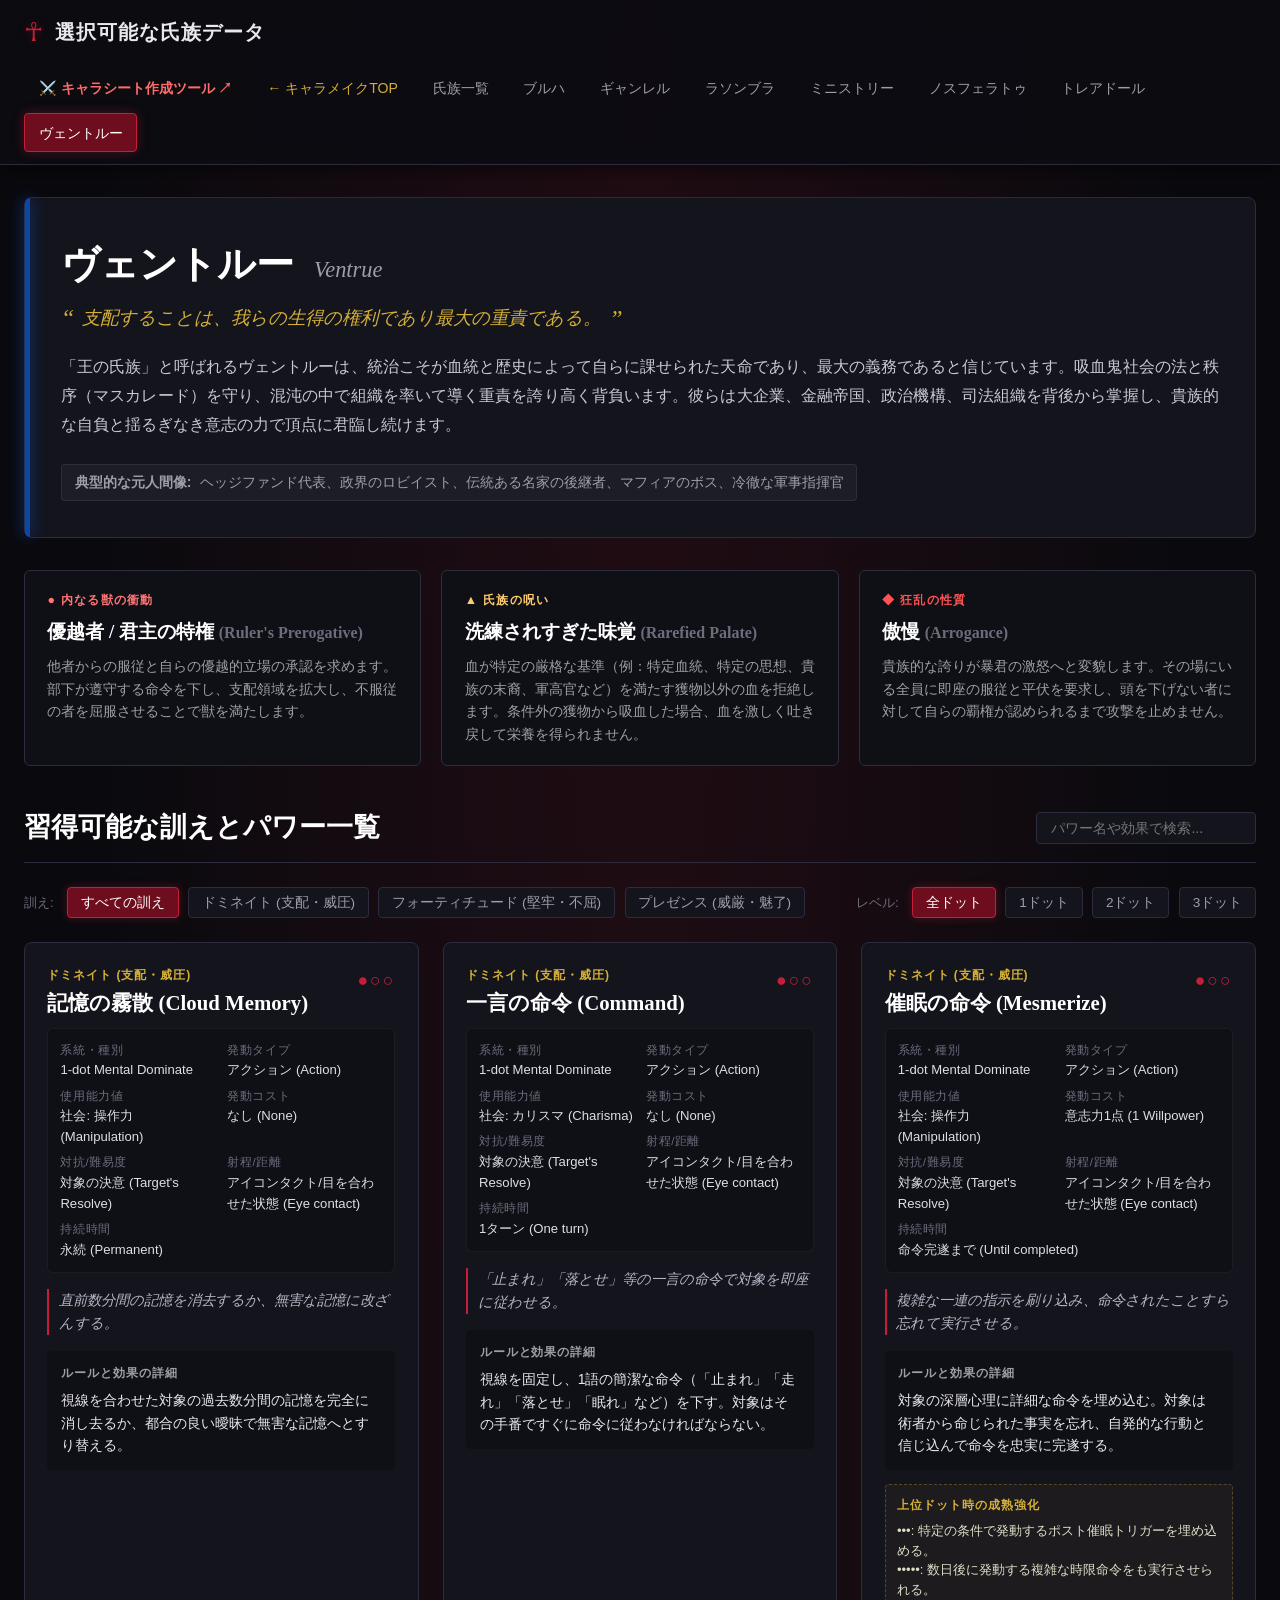
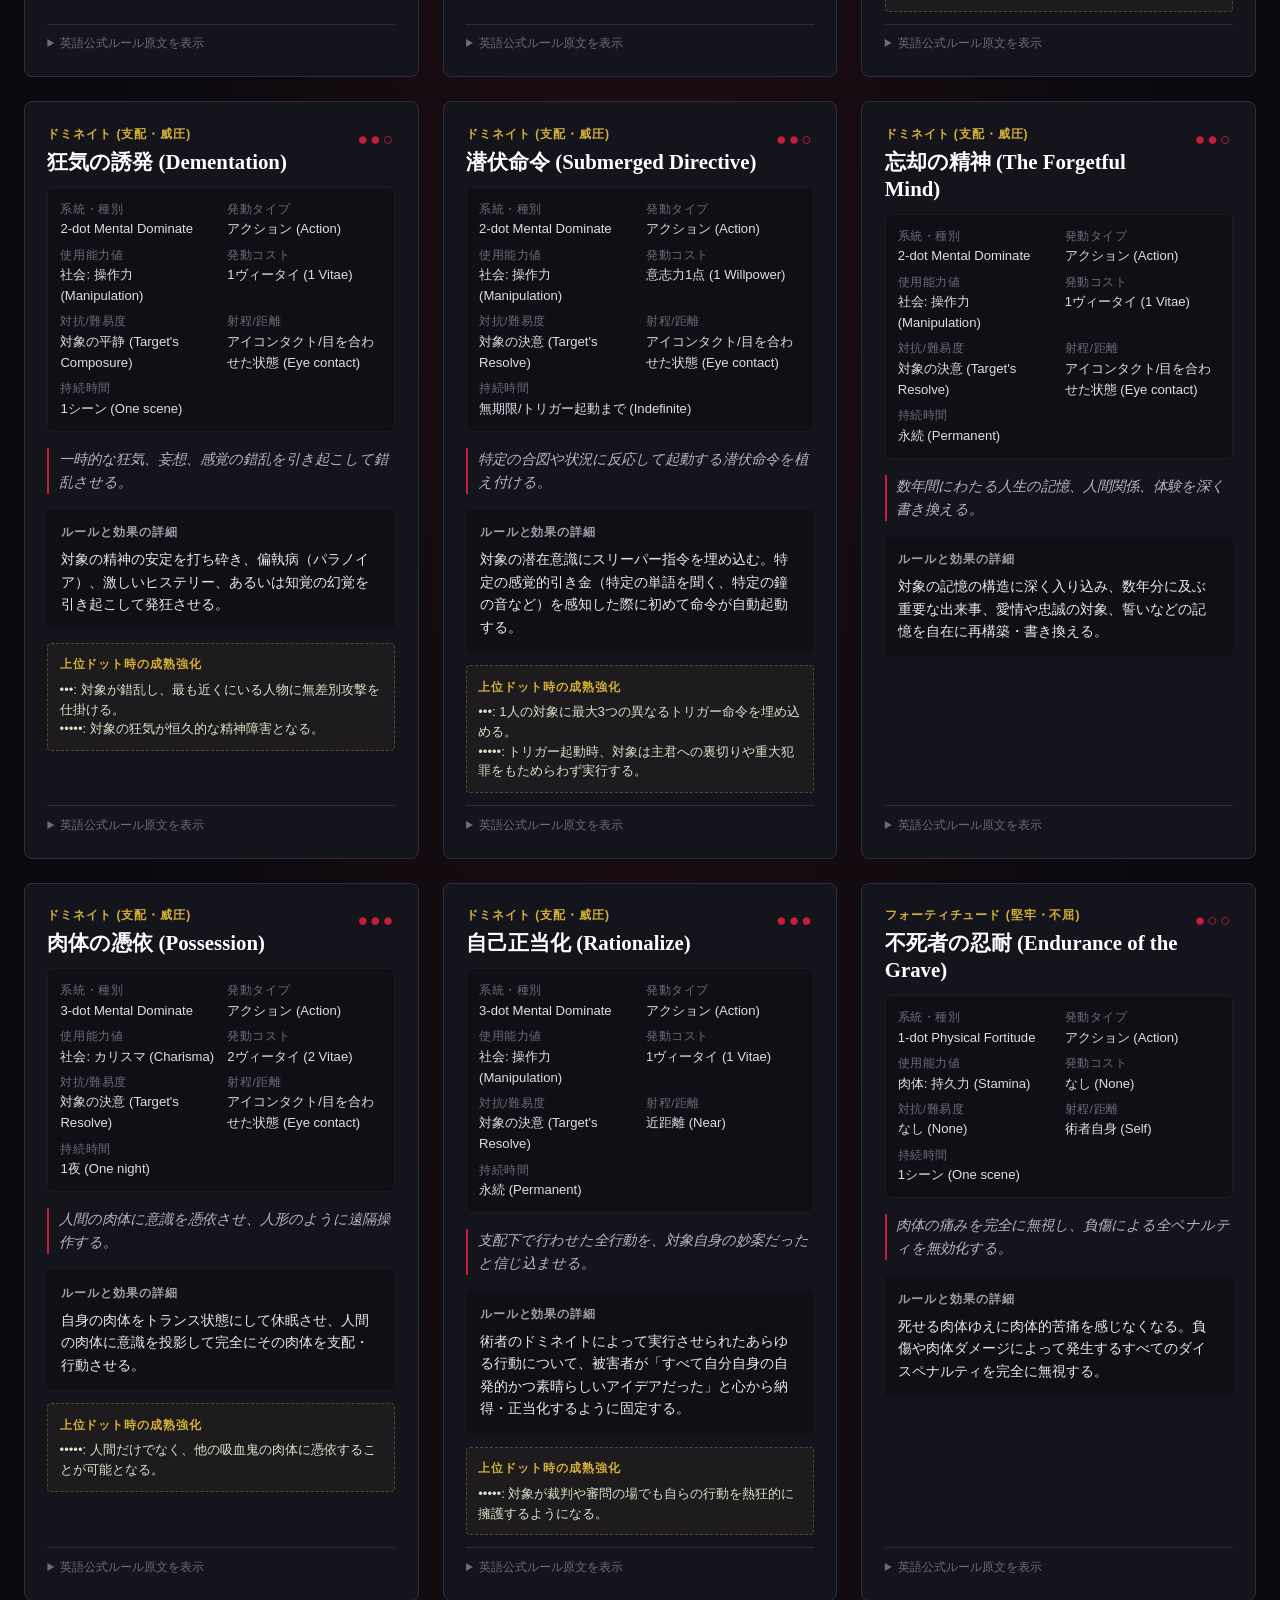
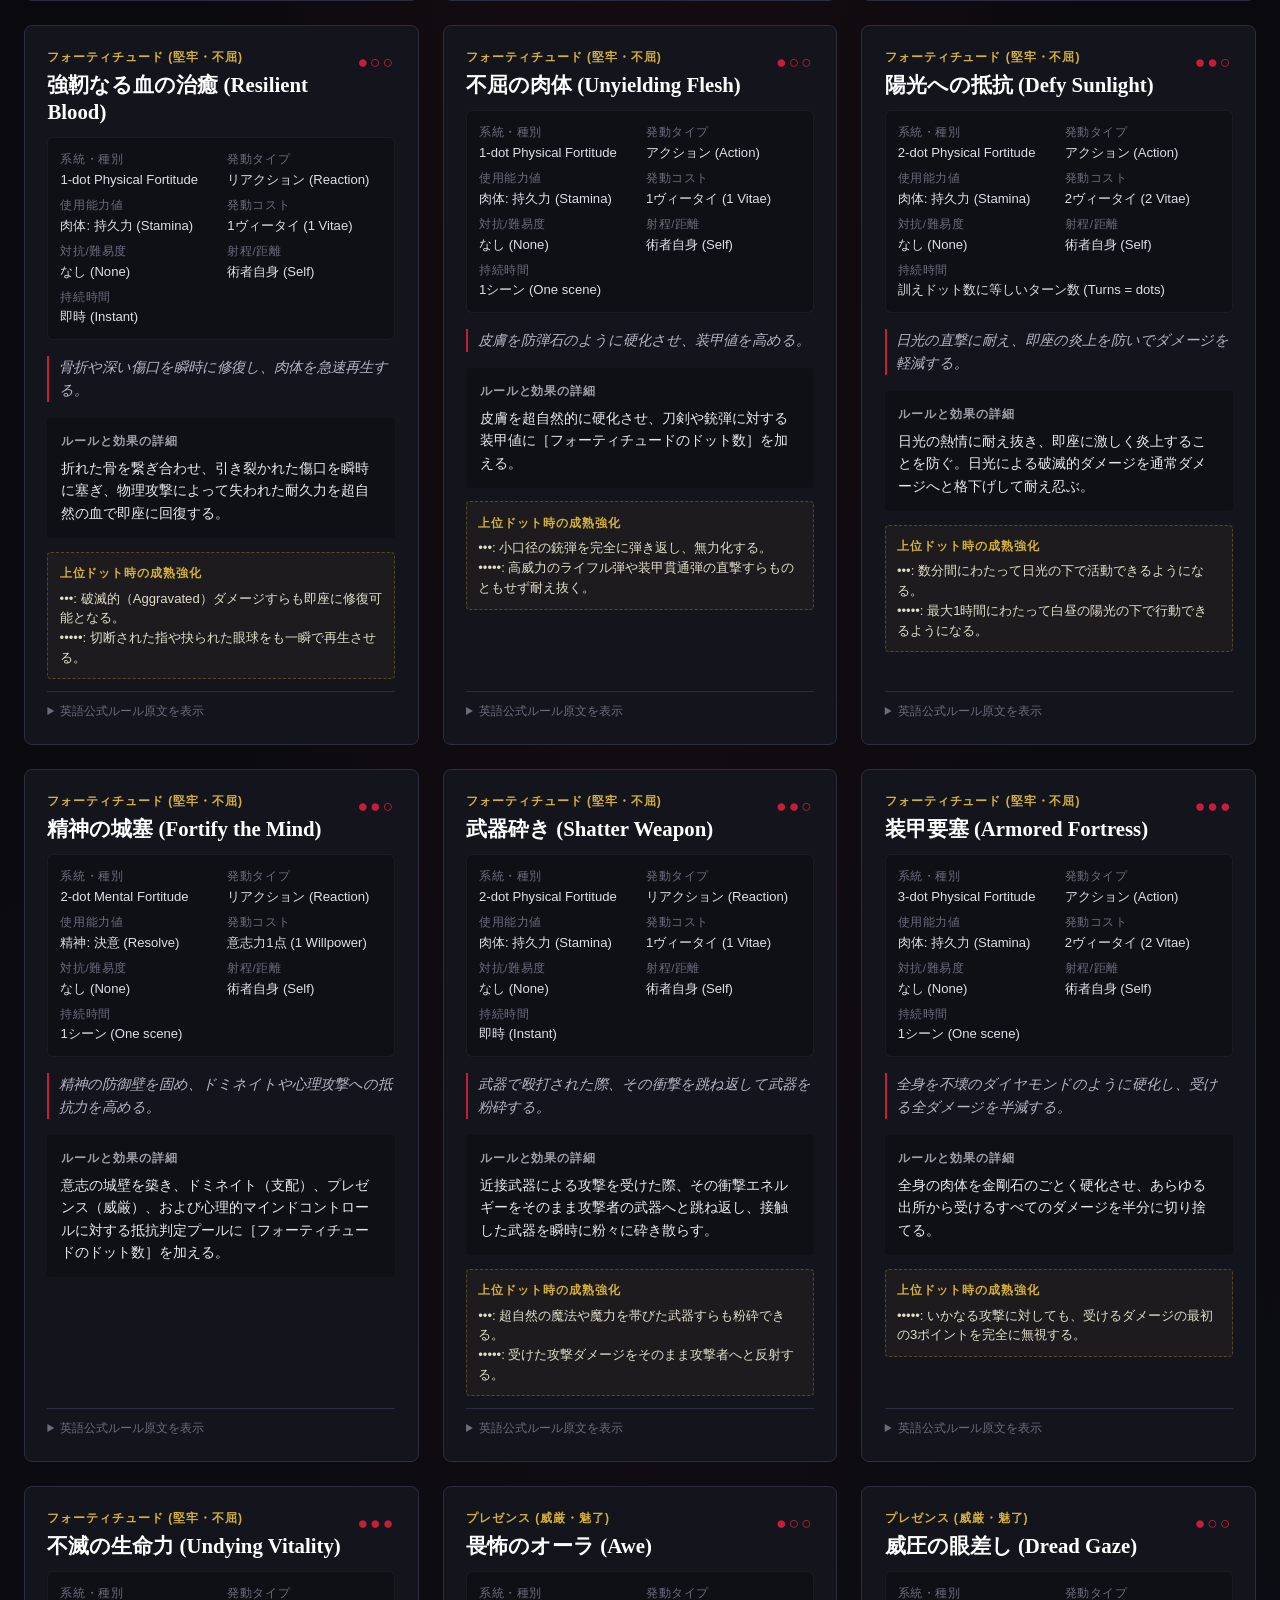
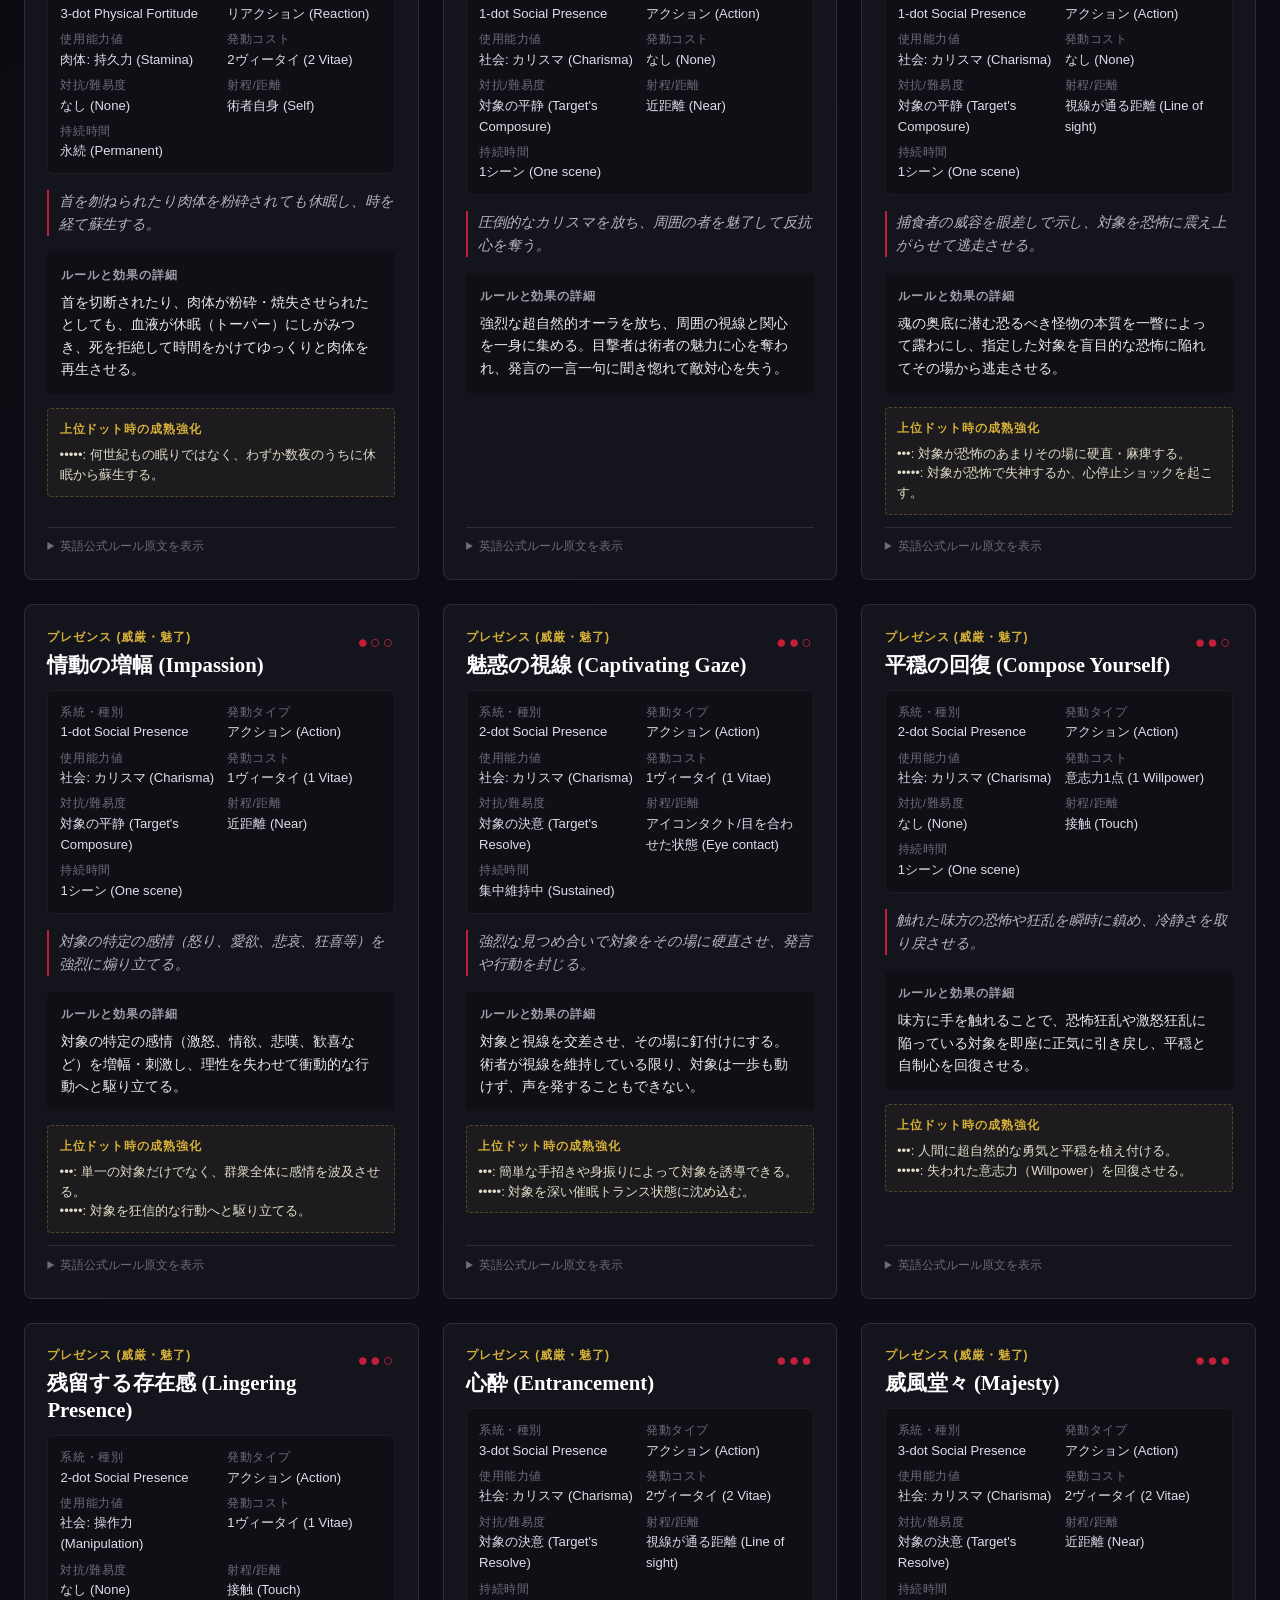
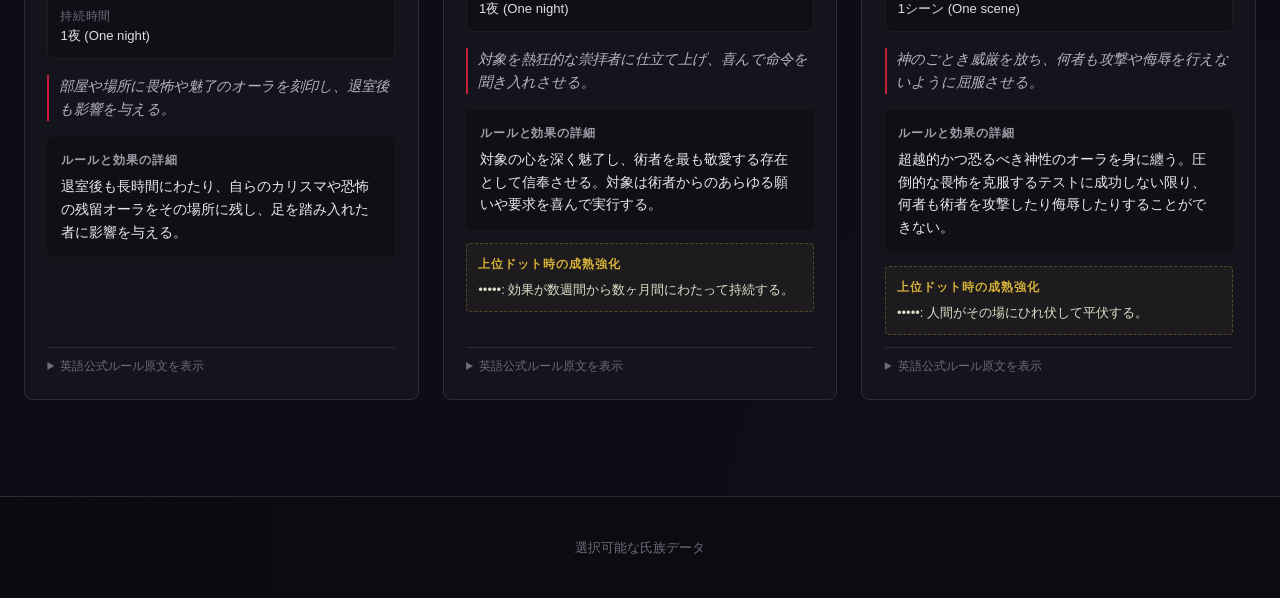
<file: guide/clan/ventrue.html>
<!DOCTYPE html>
<html lang="ja">
<head>
  <meta charset="UTF-8">
  <meta name="viewport" content="width=device-width, initial-scale=1.0">
  <title>ヴェントルー (Ventrue) - 選択可能な氏族データ</title>
  <link rel="stylesheet" href="style.css">
  <style>
    :root {
      --clan-theme: #0d47a1;
      --clan-accent: #1e88e5;
    }
  </style>
</head>
<body>
  <header class="site-header">
  <div class="nav-container">
    <a href="index.html" class="site-title">
      <span class="vtm-symbol">☥</span>
      <span class="title-text">選択可能な氏族データ</span>
    </a>
    <ul class="clan-nav-list"><li class="clan-nav-item"><a href="../../index.html" style="color:#ff6b6b; font-weight:bold;">⚔️ キャラシート作成ツール ↗</a></li>
      <li class="clan-nav-item"><a href="../index.html" style="color:var(--gold);">← キャラメイクTOP</a></li><li class="clan-nav-item"><a href="index.html">氏族一覧</a></li><li class="clan-nav-item"><a href="brujah.html">ブルハ</a></li><li class="clan-nav-item"><a href="gangrel.html">ギャンレル</a></li><li class="clan-nav-item"><a href="lasombra.html">ラソンブラ</a></li><li class="clan-nav-item"><a href="ministry.html">ミニストリー</a></li><li class="clan-nav-item"><a href="nosferatu.html">ノスフェラトゥ</a></li><li class="clan-nav-item"><a href="toreador.html">トレアドール</a></li><li class="clan-nav-item active"><a href="ventrue.html">ヴェントルー</a></li>
    </ul>
  </div>
</header>

  <main class="main-content">
    <div class="clan-header-card">
      <div class="clan-title-row">
        <h1 class="clan-name-ja">ヴェントルー</h1>
        <span class="clan-name-en">Ventrue</span>
      </div>
      <div class="clan-tagline">支配することは、我らの生得の権利であり最大の重責である。</div>
      <div class="clan-lore">「王の氏族」と呼ばれるヴェントルーは、統治こそが血統と歴史によって自らに課せられた天命であり、最大の義務であると信じています。吸血鬼社会の法と秩序（マスカレード）を守り、混沌の中で組織を率いて導く重責を誇り高く背負います。彼らは大企業、金融帝国、政治機構、司法組織を背後から掌握し、貴族的な自負と揺るぎなき意志の力で頂点に君臨し続けます。</div>
      <div class="clan-archetypes-badge">
        <strong>典型的な元人間像:</strong> ヘッジファンド代表、政界のロビイスト、伝統ある名家の後継者、マフィアのボス、冷徹な軍事指揮官
      </div>
    </div>

    <div class="traits-grid">
      <div class="trait-box">
        <div class="trait-label beast">● 内なる獣の衝動</div>
        <div class="trait-title">優越者 / 君主の特権 <span style="font-size:0.85em; color:var(--text-dim);">(Ruler's Prerogative)</span></div>
        <div class="trait-desc">他者からの服従と自らの優越的立場の承認を求めます。部下が遵守する命令を下し、支配領域を拡大し、不服従の者を屈服させることで獣を満たします。</div>
      </div>
      <div class="trait-box">
        <div class="trait-label curse">▲ 氏族の呪い</div>
        <div class="trait-title">洗練されすぎた味覚 <span style="font-size:0.85em; color:var(--text-dim);">(Rarefied Palate)</span></div>
        <div class="trait-desc">血が特定の厳格な基準（例：特定血統、特定の思想、貴族の末裔、軍高官など）を満たす獲物以外の血を拒絶します。条件外の獲物から吸血した場合、血を激しく吐き戻して栄養を得られません。</div>
      </div>
      <div class="trait-box">
        <div class="trait-label frenzy">◆ 狂乱の性質</div>
        <div class="trait-title">傲慢 <span style="font-size:0.85em; color:var(--text-dim);">(Arrogance)</span></div>
        <div class="trait-desc">貴族的な誇りが暴君の激怒へと変貌します。その場にいる全員に即座の服従と平伏を要求し、頭を下げない者に対して自らの覇権が認められるまで攻撃を止めません。</div>
      </div>
    </div>

    <div class="section-header">
      <h2 class="section-title">習得可能な訓えとパワー一覧</h2>
      <div class="filter-controls">
        <input type="text" id="powerSearch" class="search-input" placeholder="パワー名や効果で検索...">
      </div>
    </div>

    <div style="display: flex; flex-wrap: wrap; gap: 1rem; justify-content: space-between; align-items: center; margin-bottom: 1.5rem;">
      <div class="filter-controls" id="discFilterGroup">
        <span style="font-size:0.82rem; color:var(--text-dim); margin-right:0.25rem;">訓え:</span>
        <button class="filter-btn active" data-disc="all">すべての訓え</button><button class="filter-btn" data-disc="ドミネイト (支配・威圧)">ドミネイト (支配・威圧)</button><button class="filter-btn" data-disc="フォーティチュード (堅牢・不屈)">フォーティチュード (堅牢・不屈)</button><button class="filter-btn" data-disc="プレゼンス (威厳・魅了)">プレゼンス (威厳・魅了)</button>
      </div>
      <div class="filter-controls" id="dotFilterGroup">
        <span style="font-size:0.82rem; color:var(--text-dim); margin-right:0.25rem;">レベル:</span>
        <button class="filter-btn active" data-dot="all">全ドット</button><button class="filter-btn" data-dot="1">1ドット</button><button class="filter-btn" data-dot="2">2ドット</button><button class="filter-btn" data-dot="3">3ドット</button>
      </div>
    </div>

    <div class="powers-grid" id="powersGrid">
      <div class="power-card" data-disc="ドミネイト (支配・威圧)" data-dot="1" data-name="記憶の霧散 (Cloud Memory)" data-summary="直前数分間の記憶を消去するか、無害な記憶に改ざんする。">
  <div>
    <div class="power-header">
      <div class="power-title-wrap">
        <div class="power-discipline-badge">ドミネイト (支配・威圧)</div>
        <div class="power-name">記憶の霧散 (Cloud Memory)</div>
      </div>
      <div class="power-dots" title="1ドット">●○○</div>
    </div>
    
    <div class="power-meta-grid">
      <div class="meta-item">
        <span class="meta-label">系統・種別</span>
        <span class="meta-val">1-dot Mental Dominate</span>
      </div>
      <div class="meta-item">
        <span class="meta-label">発動タイプ</span>
        <span class="meta-val">アクション (Action)</span>
      </div>
      <div class="meta-item">
        <span class="meta-label">使用能力値</span>
        <span class="meta-val">社会: 操作力 (Manipulation)</span>
      </div>
      <div class="meta-item">
        <span class="meta-label">発動コスト</span>
        <span class="meta-val">なし (None)</span>
      </div>
      <div class="meta-item">
        <span class="meta-label">対抗/難易度</span>
        <span class="meta-val">対象の決意 (Target's Resolve)</span>
      </div>
      <div class="meta-item">
        <span class="meta-label">射程/距離</span>
        <span class="meta-val">アイコンタクト/目を合わせた状態 (Eye contact)</span>
      </div>
      <div class="meta-item" style="grid-column: span 2;">
        <span class="meta-label">持続時間</span>
        <span class="meta-val">永続 (Permanent)</span>
      </div>
    </div>

    <div class="power-summary">直前数分間の記憶を消去するか、無害な記憶に改ざんする。</div>

    <div class="power-rules-box">
      <div class="rules-heading">ルールと効果の詳細</div>
      <div class="rules-text">視線を合わせた対象の過去数分間の記憶を完全に消し去るか、都合の良い曖昧で無害な記憶へとすり替える。</div>
    </div>

    
  </div>

  <details class="en-accordion">
    <summary>英語公式ルール原文を表示</summary>
    <div class="en-content">
      <strong>Description:</strong> Erase the last few minutes of a target's memory or replace them with a vague, harmless recollection.<br><br>
      <strong>Maturing:</strong> None
    </div>
  </details>
</div><div class="power-card" data-disc="ドミネイト (支配・威圧)" data-dot="1" data-name="一言の命令 (Command)" data-summary="「止まれ」「落とせ」等の一言の命令で対象を即座に従わせる。">
  <div>
    <div class="power-header">
      <div class="power-title-wrap">
        <div class="power-discipline-badge">ドミネイト (支配・威圧)</div>
        <div class="power-name">一言の命令 (Command)</div>
      </div>
      <div class="power-dots" title="1ドット">●○○</div>
    </div>
    
    <div class="power-meta-grid">
      <div class="meta-item">
        <span class="meta-label">系統・種別</span>
        <span class="meta-val">1-dot Mental Dominate</span>
      </div>
      <div class="meta-item">
        <span class="meta-label">発動タイプ</span>
        <span class="meta-val">アクション (Action)</span>
      </div>
      <div class="meta-item">
        <span class="meta-label">使用能力値</span>
        <span class="meta-val">社会: カリスマ (Charisma)</span>
      </div>
      <div class="meta-item">
        <span class="meta-label">発動コスト</span>
        <span class="meta-val">なし (None)</span>
      </div>
      <div class="meta-item">
        <span class="meta-label">対抗/難易度</span>
        <span class="meta-val">対象の決意 (Target's Resolve)</span>
      </div>
      <div class="meta-item">
        <span class="meta-label">射程/距離</span>
        <span class="meta-val">アイコンタクト/目を合わせた状態 (Eye contact)</span>
      </div>
      <div class="meta-item" style="grid-column: span 2;">
        <span class="meta-label">持続時間</span>
        <span class="meta-val">1ターン (One turn)</span>
      </div>
    </div>

    <div class="power-summary">「止まれ」「落とせ」等の一言の命令で対象を即座に従わせる。</div>

    <div class="power-rules-box">
      <div class="rules-heading">ルールと効果の詳細</div>
      <div class="rules-text">視線を固定し、1語の簡潔な命令（「止まれ」「走れ」「落とせ」「眠れ」など）を下す。対象はその手番ですぐに命令に従わなければならない。</div>
    </div>

    
  </div>

  <details class="en-accordion">
    <summary>英語公式ルール原文を表示</summary>
    <div class="en-content">
      <strong>Description:</strong> Lock eyes and issue a one-word command ('Halt', 'Drop', 'Run', 'Sleep') that the target must obey immediately.<br><br>
      <strong>Maturing:</strong> None
    </div>
  </details>
</div><div class="power-card" data-disc="ドミネイト (支配・威圧)" data-dot="1" data-name="催眠の命令 (Mesmerize)" data-summary="複雑な一連の指示を刷り込み、命令されたことすら忘れて実行させる。">
  <div>
    <div class="power-header">
      <div class="power-title-wrap">
        <div class="power-discipline-badge">ドミネイト (支配・威圧)</div>
        <div class="power-name">催眠の命令 (Mesmerize)</div>
      </div>
      <div class="power-dots" title="1ドット">●○○</div>
    </div>
    
    <div class="power-meta-grid">
      <div class="meta-item">
        <span class="meta-label">系統・種別</span>
        <span class="meta-val">1-dot Mental Dominate</span>
      </div>
      <div class="meta-item">
        <span class="meta-label">発動タイプ</span>
        <span class="meta-val">アクション (Action)</span>
      </div>
      <div class="meta-item">
        <span class="meta-label">使用能力値</span>
        <span class="meta-val">社会: 操作力 (Manipulation)</span>
      </div>
      <div class="meta-item">
        <span class="meta-label">発動コスト</span>
        <span class="meta-val">意志力1点 (1 Willpower)</span>
      </div>
      <div class="meta-item">
        <span class="meta-label">対抗/難易度</span>
        <span class="meta-val">対象の決意 (Target's Resolve)</span>
      </div>
      <div class="meta-item">
        <span class="meta-label">射程/距離</span>
        <span class="meta-val">アイコンタクト/目を合わせた状態 (Eye contact)</span>
      </div>
      <div class="meta-item" style="grid-column: span 2;">
        <span class="meta-label">持続時間</span>
        <span class="meta-val">命令完遂まで (Until completed)</span>
      </div>
    </div>

    <div class="power-summary">複雑な一連の指示を刷り込み、命令されたことすら忘れて実行させる。</div>

    <div class="power-rules-box">
      <div class="rules-heading">ルールと効果の詳細</div>
      <div class="rules-text">対象の深層心理に詳細な命令を埋め込む。対象は術者から命じられた事実を忘れ、自発的な行動と信じ込んで命令を忠実に完遂する。</div>
    </div>

    <div class="maturing-box">
  <div class="rules-heading">上位ドット時の成熟強化</div>
  <div class="maturing-text">•••: 特定の条件で発動するポスト催眠トリガーを埋め込める。
•••••: 数日後に発動する複雑な時限命令をも実行させられる。</div>
</div>
  </div>

  <details class="en-accordion">
    <summary>英語公式ルール原文を表示</summary>
    <div class="en-content">
      <strong>Description:</strong> Implant detailed instructions that the target will carry out faithfully, forgetting that you ordered them to do so.<br><br>
      <strong>Maturing:</strong> •••: Can implant post-hypnotic triggers.
•••••: Subject obeys commands days later.
    </div>
  </details>
</div><div class="power-card" data-disc="ドミネイト (支配・威圧)" data-dot="2" data-name="狂気の誘発 (Dementation)" data-summary="一時的な狂気、妄想、感覚の錯乱を引き起こして錯乱させる。">
  <div>
    <div class="power-header">
      <div class="power-title-wrap">
        <div class="power-discipline-badge">ドミネイト (支配・威圧)</div>
        <div class="power-name">狂気の誘発 (Dementation)</div>
      </div>
      <div class="power-dots" title="2ドット">●●○</div>
    </div>
    
    <div class="power-meta-grid">
      <div class="meta-item">
        <span class="meta-label">系統・種別</span>
        <span class="meta-val">2-dot Mental Dominate</span>
      </div>
      <div class="meta-item">
        <span class="meta-label">発動タイプ</span>
        <span class="meta-val">アクション (Action)</span>
      </div>
      <div class="meta-item">
        <span class="meta-label">使用能力値</span>
        <span class="meta-val">社会: 操作力 (Manipulation)</span>
      </div>
      <div class="meta-item">
        <span class="meta-label">発動コスト</span>
        <span class="meta-val">1ヴィータイ (1 Vitae)</span>
      </div>
      <div class="meta-item">
        <span class="meta-label">対抗/難易度</span>
        <span class="meta-val">対象の平静 (Target's Composure)</span>
      </div>
      <div class="meta-item">
        <span class="meta-label">射程/距離</span>
        <span class="meta-val">アイコンタクト/目を合わせた状態 (Eye contact)</span>
      </div>
      <div class="meta-item" style="grid-column: span 2;">
        <span class="meta-label">持続時間</span>
        <span class="meta-val">1シーン (One scene)</span>
      </div>
    </div>

    <div class="power-summary">一時的な狂気、妄想、感覚の錯乱を引き起こして錯乱させる。</div>

    <div class="power-rules-box">
      <div class="rules-heading">ルールと効果の詳細</div>
      <div class="rules-text">対象の精神の安定を打ち砕き、偏執病（パラノイア）、激しいヒステリー、あるいは知覚の幻覚を引き起こして発狂させる。</div>
    </div>

    <div class="maturing-box">
  <div class="rules-heading">上位ドット時の成熟強化</div>
  <div class="maturing-text">•••: 対象が錯乱し、最も近くにいる人物に無差別攻撃を仕掛ける。
•••••: 対象の狂気が恒久的な精神障害となる。</div>
</div>
  </div>

  <details class="en-accordion">
    <summary>英語公式ルール原文を表示</summary>
    <div class="en-content">
      <strong>Description:</strong> Drive a target temporarily insane, triggering paranoia, hysteria, or sensory hallucinations.<br><br>
      <strong>Maturing:</strong> •••: Target attacks nearest individual.
•••••: Insanity becomes permanent.
    </div>
  </details>
</div><div class="power-card" data-disc="ドミネイト (支配・威圧)" data-dot="2" data-name="潜伏命令 (Submerged Directive)" data-summary="特定の合図や状況に反応して起動する潜伏命令を植え付ける。">
  <div>
    <div class="power-header">
      <div class="power-title-wrap">
        <div class="power-discipline-badge">ドミネイト (支配・威圧)</div>
        <div class="power-name">潜伏命令 (Submerged Directive)</div>
      </div>
      <div class="power-dots" title="2ドット">●●○</div>
    </div>
    
    <div class="power-meta-grid">
      <div class="meta-item">
        <span class="meta-label">系統・種別</span>
        <span class="meta-val">2-dot Mental Dominate</span>
      </div>
      <div class="meta-item">
        <span class="meta-label">発動タイプ</span>
        <span class="meta-val">アクション (Action)</span>
      </div>
      <div class="meta-item">
        <span class="meta-label">使用能力値</span>
        <span class="meta-val">社会: 操作力 (Manipulation)</span>
      </div>
      <div class="meta-item">
        <span class="meta-label">発動コスト</span>
        <span class="meta-val">意志力1点 (1 Willpower)</span>
      </div>
      <div class="meta-item">
        <span class="meta-label">対抗/難易度</span>
        <span class="meta-val">対象の決意 (Target's Resolve)</span>
      </div>
      <div class="meta-item">
        <span class="meta-label">射程/距離</span>
        <span class="meta-val">アイコンタクト/目を合わせた状態 (Eye contact)</span>
      </div>
      <div class="meta-item" style="grid-column: span 2;">
        <span class="meta-label">持続時間</span>
        <span class="meta-val">無期限/トリガー起動まで (Indefinite)</span>
      </div>
    </div>

    <div class="power-summary">特定の合図や状況に反応して起動する潜伏命令を植え付ける。</div>

    <div class="power-rules-box">
      <div class="rules-heading">ルールと効果の詳細</div>
      <div class="rules-text">対象の潜在意識にスリーパー指令を埋め込む。特定の感覚的引き金（特定の単語を聞く、特定の鐘の音など）を感知した際に初めて命令が自動起動する。</div>
    </div>

    <div class="maturing-box">
  <div class="rules-heading">上位ドット時の成熟強化</div>
  <div class="maturing-text">•••: 1人の対象に最大3つの異なるトリガー命令を埋め込める。
•••••: トリガー起動時、対象は主君への裏切りや重大犯罪をもためらわず実行する。</div>
</div>
  </div>

  <details class="en-accordion">
    <summary>英語公式ルール原文を表示</summary>
    <div class="en-content">
      <strong>Description:</strong> Plant a command that activates only when a specific sensory trigger occurs (e.g. hearing a phrase or chime).<br><br>
      <strong>Maturing:</strong> •••: Can implant up to 3 triggers.
•••••: Target will commit treason when triggered.
    </div>
  </details>
</div><div class="power-card" data-disc="ドミネイト (支配・威圧)" data-dot="2" data-name="忘却の精神 (The Forgetful Mind)" data-summary="数年間にわたる人生の記憶、人間関係、体験を深く書き換える。">
  <div>
    <div class="power-header">
      <div class="power-title-wrap">
        <div class="power-discipline-badge">ドミネイト (支配・威圧)</div>
        <div class="power-name">忘却の精神 (The Forgetful Mind)</div>
      </div>
      <div class="power-dots" title="2ドット">●●○</div>
    </div>
    
    <div class="power-meta-grid">
      <div class="meta-item">
        <span class="meta-label">系統・種別</span>
        <span class="meta-val">2-dot Mental Dominate</span>
      </div>
      <div class="meta-item">
        <span class="meta-label">発動タイプ</span>
        <span class="meta-val">アクション (Action)</span>
      </div>
      <div class="meta-item">
        <span class="meta-label">使用能力値</span>
        <span class="meta-val">社会: 操作力 (Manipulation)</span>
      </div>
      <div class="meta-item">
        <span class="meta-label">発動コスト</span>
        <span class="meta-val">1ヴィータイ (1 Vitae)</span>
      </div>
      <div class="meta-item">
        <span class="meta-label">対抗/難易度</span>
        <span class="meta-val">対象の決意 (Target's Resolve)</span>
      </div>
      <div class="meta-item">
        <span class="meta-label">射程/距離</span>
        <span class="meta-val">アイコンタクト/目を合わせた状態 (Eye contact)</span>
      </div>
      <div class="meta-item" style="grid-column: span 2;">
        <span class="meta-label">持続時間</span>
        <span class="meta-val">永続 (Permanent)</span>
      </div>
    </div>

    <div class="power-summary">数年間にわたる人生の記憶、人間関係、体験を深く書き換える。</div>

    <div class="power-rules-box">
      <div class="rules-heading">ルールと効果の詳細</div>
      <div class="rules-text">対象の記憶の構造に深く入り込み、数年分に及ぶ重要な出来事、愛情や忠誠の対象、誓いなどの記憶を自在に再構築・書き換える。</div>
    </div>

    
  </div>

  <details class="en-accordion">
    <summary>英語公式ルール原文を表示</summary>
    <div class="en-content">
      <strong>Description:</strong> Enter the target's mind and systematically rewrite significant memories, relationships, and events.<br><br>
      <strong>Maturing:</strong> None
    </div>
  </details>
</div><div class="power-card" data-disc="ドミネイト (支配・威圧)" data-dot="3" data-name="肉体の憑依 (Possession)" data-summary="人間の肉体に意識を憑依させ、人形のように遠隔操作する。">
  <div>
    <div class="power-header">
      <div class="power-title-wrap">
        <div class="power-discipline-badge">ドミネイト (支配・威圧)</div>
        <div class="power-name">肉体の憑依 (Possession)</div>
      </div>
      <div class="power-dots" title="3ドット">●●●</div>
    </div>
    
    <div class="power-meta-grid">
      <div class="meta-item">
        <span class="meta-label">系統・種別</span>
        <span class="meta-val">3-dot Mental Dominate</span>
      </div>
      <div class="meta-item">
        <span class="meta-label">発動タイプ</span>
        <span class="meta-val">アクション (Action)</span>
      </div>
      <div class="meta-item">
        <span class="meta-label">使用能力値</span>
        <span class="meta-val">社会: カリスマ (Charisma)</span>
      </div>
      <div class="meta-item">
        <span class="meta-label">発動コスト</span>
        <span class="meta-val">2ヴィータイ (2 Vitae)</span>
      </div>
      <div class="meta-item">
        <span class="meta-label">対抗/難易度</span>
        <span class="meta-val">対象の決意 (Target's Resolve)</span>
      </div>
      <div class="meta-item">
        <span class="meta-label">射程/距離</span>
        <span class="meta-val">アイコンタクト/目を合わせた状態 (Eye contact)</span>
      </div>
      <div class="meta-item" style="grid-column: span 2;">
        <span class="meta-label">持続時間</span>
        <span class="meta-val">1夜 (One night)</span>
      </div>
    </div>

    <div class="power-summary">人間の肉体に意識を憑依させ、人形のように遠隔操作する。</div>

    <div class="power-rules-box">
      <div class="rules-heading">ルールと効果の詳細</div>
      <div class="rules-text">自身の肉体をトランス状態にして休眠させ、人間の肉体に意識を投影して完全にその肉体を支配・行動させる。</div>
    </div>

    <div class="maturing-box">
  <div class="rules-heading">上位ドット時の成熟強化</div>
  <div class="maturing-text">•••••: 人間だけでなく、他の吸血鬼の肉体に憑依することが可能となる。</div>
</div>
  </div>

  <details class="en-accordion">
    <summary>英語公式ルール原文を表示</summary>
    <div class="en-content">
      <strong>Description:</strong> Project your consciousness into a mortal's body, controlling their actions while your vampire body lies inert.<br><br>
      <strong>Maturing:</strong> •••••: Can possess another vampire.
    </div>
  </details>
</div><div class="power-card" data-disc="ドミネイト (支配・威圧)" data-dot="3" data-name="自己正当化 (Rationalize)" data-summary="支配下で行わせた全行動を、対象自身の妙案だったと信じ込ませる。">
  <div>
    <div class="power-header">
      <div class="power-title-wrap">
        <div class="power-discipline-badge">ドミネイト (支配・威圧)</div>
        <div class="power-name">自己正当化 (Rationalize)</div>
      </div>
      <div class="power-dots" title="3ドット">●●●</div>
    </div>
    
    <div class="power-meta-grid">
      <div class="meta-item">
        <span class="meta-label">系統・種別</span>
        <span class="meta-val">3-dot Mental Dominate</span>
      </div>
      <div class="meta-item">
        <span class="meta-label">発動タイプ</span>
        <span class="meta-val">アクション (Action)</span>
      </div>
      <div class="meta-item">
        <span class="meta-label">使用能力値</span>
        <span class="meta-val">社会: 操作力 (Manipulation)</span>
      </div>
      <div class="meta-item">
        <span class="meta-label">発動コスト</span>
        <span class="meta-val">1ヴィータイ (1 Vitae)</span>
      </div>
      <div class="meta-item">
        <span class="meta-label">対抗/難易度</span>
        <span class="meta-val">対象の決意 (Target's Resolve)</span>
      </div>
      <div class="meta-item">
        <span class="meta-label">射程/距離</span>
        <span class="meta-val">近距離 (Near)</span>
      </div>
      <div class="meta-item" style="grid-column: span 2;">
        <span class="meta-label">持続時間</span>
        <span class="meta-val">永続 (Permanent)</span>
      </div>
    </div>

    <div class="power-summary">支配下で行わせた全行動を、対象自身の妙案だったと信じ込ませる。</div>

    <div class="power-rules-box">
      <div class="rules-heading">ルールと効果の詳細</div>
      <div class="rules-text">術者のドミネイトによって実行させられたあらゆる行動について、被害者が「すべて自分自身の自発的かつ素晴らしいアイデアだった」と心から納得・正当化するように固定する。</div>
    </div>

    <div class="maturing-box">
  <div class="rules-heading">上位ドット時の成熟強化</div>
  <div class="maturing-text">•••••: 対象が裁判や審問の場でも自らの行動を熱狂的に擁護するようになる。</div>
</div>
  </div>

  <details class="en-accordion">
    <summary>英語公式ルール原文を表示</summary>
    <div class="en-content">
      <strong>Description:</strong> Ensure the victim genuinely believes all actions taken under your Dominate were their own brilliant ideas.<br><br>
      <strong>Maturing:</strong> •••••: Target vigorously defends actions in court.
    </div>
  </details>
</div><div class="power-card" data-disc="フォーティチュード (堅牢・不屈)" data-dot="1" data-name="不死者の忍耐 (Endurance of the Grave)" data-summary="肉体の痛みを完全に無視し、負傷による全ペナルティを無効化する。">
  <div>
    <div class="power-header">
      <div class="power-title-wrap">
        <div class="power-discipline-badge">フォーティチュード (堅牢・不屈)</div>
        <div class="power-name">不死者の忍耐 (Endurance of the Grave)</div>
      </div>
      <div class="power-dots" title="1ドット">●○○</div>
    </div>
    
    <div class="power-meta-grid">
      <div class="meta-item">
        <span class="meta-label">系統・種別</span>
        <span class="meta-val">1-dot Physical Fortitude</span>
      </div>
      <div class="meta-item">
        <span class="meta-label">発動タイプ</span>
        <span class="meta-val">アクション (Action)</span>
      </div>
      <div class="meta-item">
        <span class="meta-label">使用能力値</span>
        <span class="meta-val">肉体: 持久力 (Stamina)</span>
      </div>
      <div class="meta-item">
        <span class="meta-label">発動コスト</span>
        <span class="meta-val">なし (None)</span>
      </div>
      <div class="meta-item">
        <span class="meta-label">対抗/難易度</span>
        <span class="meta-val">なし (None)</span>
      </div>
      <div class="meta-item">
        <span class="meta-label">射程/距離</span>
        <span class="meta-val">術者自身 (Self)</span>
      </div>
      <div class="meta-item" style="grid-column: span 2;">
        <span class="meta-label">持続時間</span>
        <span class="meta-val">1シーン (One scene)</span>
      </div>
    </div>

    <div class="power-summary">肉体の痛みを完全に無視し、負傷による全ペナルティを無効化する。</div>

    <div class="power-rules-box">
      <div class="rules-heading">ルールと効果の詳細</div>
      <div class="rules-text">死せる肉体ゆえに肉体的苦痛を感じなくなる。負傷や肉体ダメージによって発生するすべてのダイスペナルティを完全に無視する。</div>
    </div>

    
  </div>

  <details class="en-accordion">
    <summary>英語公式ルール原文を表示</summary>
    <div class="en-content">
      <strong>Description:</strong> Your dead flesh feels no pain. Ignore all dice penalties resulting from physical damage and wounds.<br><br>
      <strong>Maturing:</strong> None
    </div>
  </details>
</div><div class="power-card" data-disc="フォーティチュード (堅牢・不屈)" data-dot="1" data-name="強靭なる血の治癒 (Resilient Blood)" data-summary="骨折や深い傷口を瞬時に修復し、肉体を急速再生する。">
  <div>
    <div class="power-header">
      <div class="power-title-wrap">
        <div class="power-discipline-badge">フォーティチュード (堅牢・不屈)</div>
        <div class="power-name">強靭なる血の治癒 (Resilient Blood)</div>
      </div>
      <div class="power-dots" title="1ドット">●○○</div>
    </div>
    
    <div class="power-meta-grid">
      <div class="meta-item">
        <span class="meta-label">系統・種別</span>
        <span class="meta-val">1-dot Physical Fortitude</span>
      </div>
      <div class="meta-item">
        <span class="meta-label">発動タイプ</span>
        <span class="meta-val">リアクション (Reaction)</span>
      </div>
      <div class="meta-item">
        <span class="meta-label">使用能力値</span>
        <span class="meta-val">肉体: 持久力 (Stamina)</span>
      </div>
      <div class="meta-item">
        <span class="meta-label">発動コスト</span>
        <span class="meta-val">1ヴィータイ (1 Vitae)</span>
      </div>
      <div class="meta-item">
        <span class="meta-label">対抗/難易度</span>
        <span class="meta-val">なし (None)</span>
      </div>
      <div class="meta-item">
        <span class="meta-label">射程/距離</span>
        <span class="meta-val">術者自身 (Self)</span>
      </div>
      <div class="meta-item" style="grid-column: span 2;">
        <span class="meta-label">持続時間</span>
        <span class="meta-val">即時 (Instant)</span>
      </div>
    </div>

    <div class="power-summary">骨折や深い傷口を瞬時に修復し、肉体を急速再生する。</div>

    <div class="power-rules-box">
      <div class="rules-heading">ルールと効果の詳細</div>
      <div class="rules-text">折れた骨を繋ぎ合わせ、引き裂かれた傷口を瞬時に塞ぎ、物理攻撃によって失われた耐久力を超自然の血で即座に回復する。</div>
    </div>

    <div class="maturing-box">
  <div class="rules-heading">上位ドット時の成熟強化</div>
  <div class="maturing-text">•••: 破滅的（Aggravated）ダメージすらも即座に修復可能となる。
•••••: 切断された指や抉られた眼球をも一瞬で再生させる。</div>
</div>
  </div>

  <details class="en-accordion">
    <summary>英語公式ルール原文を表示</summary>
    <div class="en-content">
      <strong>Description:</strong> Mend broken bones and close gaping wounds instantly, recovering Vitae lost to physical attacks.<br><br>
      <strong>Maturing:</strong> •••: Mend aggravated damage.
•••••: Regrow severed digits or eyes instantly.
    </div>
  </details>
</div><div class="power-card" data-disc="フォーティチュード (堅牢・不屈)" data-dot="1" data-name="不屈の肉体 (Unyielding Flesh)" data-summary="皮膚を防弾石のように硬化させ、装甲値を高める。">
  <div>
    <div class="power-header">
      <div class="power-title-wrap">
        <div class="power-discipline-badge">フォーティチュード (堅牢・不屈)</div>
        <div class="power-name">不屈の肉体 (Unyielding Flesh)</div>
      </div>
      <div class="power-dots" title="1ドット">●○○</div>
    </div>
    
    <div class="power-meta-grid">
      <div class="meta-item">
        <span class="meta-label">系統・種別</span>
        <span class="meta-val">1-dot Physical Fortitude</span>
      </div>
      <div class="meta-item">
        <span class="meta-label">発動タイプ</span>
        <span class="meta-val">アクション (Action)</span>
      </div>
      <div class="meta-item">
        <span class="meta-label">使用能力値</span>
        <span class="meta-val">肉体: 持久力 (Stamina)</span>
      </div>
      <div class="meta-item">
        <span class="meta-label">発動コスト</span>
        <span class="meta-val">1ヴィータイ (1 Vitae)</span>
      </div>
      <div class="meta-item">
        <span class="meta-label">対抗/難易度</span>
        <span class="meta-val">なし (None)</span>
      </div>
      <div class="meta-item">
        <span class="meta-label">射程/距離</span>
        <span class="meta-val">術者自身 (Self)</span>
      </div>
      <div class="meta-item" style="grid-column: span 2;">
        <span class="meta-label">持続時間</span>
        <span class="meta-val">1シーン (One scene)</span>
      </div>
    </div>

    <div class="power-summary">皮膚を防弾石のように硬化させ、装甲値を高める。</div>

    <div class="power-rules-box">
      <div class="rules-heading">ルールと効果の詳細</div>
      <div class="rules-text">皮膚を超自然的に硬化させ、刀剣や銃弾に対する装甲値に［フォーティチュードのドット数］を加える。</div>
    </div>

    <div class="maturing-box">
  <div class="rules-heading">上位ドット時の成熟強化</div>
  <div class="maturing-text">•••: 小口径の銃弾を完全に弾き返し、無力化する。
•••••: 高威力のライフル弾や装甲貫通弾の直撃すらものともせず耐え抜く。</div>
</div>
  </div>

  <details class="en-accordion">
    <summary>英語公式ルール原文を表示</summary>
    <div class="en-content">
      <strong>Description:</strong> Skin hardens into ballistic stone. Add Fortitude dots to armor value against all physical attacks.<br><br>
      <strong>Maturing:</strong> •••: Completely immune to small caliber bullets.
•••••: Shrug off high-caliber rifle rounds.
    </div>
  </details>
</div><div class="power-card" data-disc="フォーティチュード (堅牢・不屈)" data-dot="2" data-name="陽光への抵抗 (Defy Sunlight)" data-summary="日光の直撃に耐え、即座の炎上を防いでダメージを軽減する。">
  <div>
    <div class="power-header">
      <div class="power-title-wrap">
        <div class="power-discipline-badge">フォーティチュード (堅牢・不屈)</div>
        <div class="power-name">陽光への抵抗 (Defy Sunlight)</div>
      </div>
      <div class="power-dots" title="2ドット">●●○</div>
    </div>
    
    <div class="power-meta-grid">
      <div class="meta-item">
        <span class="meta-label">系統・種別</span>
        <span class="meta-val">2-dot Physical Fortitude</span>
      </div>
      <div class="meta-item">
        <span class="meta-label">発動タイプ</span>
        <span class="meta-val">アクション (Action)</span>
      </div>
      <div class="meta-item">
        <span class="meta-label">使用能力値</span>
        <span class="meta-val">肉体: 持久力 (Stamina)</span>
      </div>
      <div class="meta-item">
        <span class="meta-label">発動コスト</span>
        <span class="meta-val">2ヴィータイ (2 Vitae)</span>
      </div>
      <div class="meta-item">
        <span class="meta-label">対抗/難易度</span>
        <span class="meta-val">なし (None)</span>
      </div>
      <div class="meta-item">
        <span class="meta-label">射程/距離</span>
        <span class="meta-val">術者自身 (Self)</span>
      </div>
      <div class="meta-item" style="grid-column: span 2;">
        <span class="meta-label">持続時間</span>
        <span class="meta-val">訓えドット数に等しいターン数 (Turns = dots)</span>
      </div>
    </div>

    <div class="power-summary">日光の直撃に耐え、即座の炎上を防いでダメージを軽減する。</div>

    <div class="power-rules-box">
      <div class="rules-heading">ルールと効果の詳細</div>
      <div class="rules-text">日光の熱情に耐え抜き、即座に激しく炎上することを防ぐ。日光による破滅的ダメージを通常ダメージへと格下げして耐え忍ぶ。</div>
    </div>

    <div class="maturing-box">
  <div class="rules-heading">上位ドット時の成熟強化</div>
  <div class="maturing-text">•••: 数分間にわたって日光の下で活動できるようになる。
•••••: 最大1時間にわたって白昼の陽光の下で行動できるようになる。</div>
</div>
  </div>

  <details class="en-accordion">
    <summary>英語公式ルール原文を表示</summary>
    <div class="en-content">
      <strong>Description:</strong> Endure the touch of daylight without immediately burning. Downgrade sunlight damage to normal damage.<br><br>
      <strong>Maturing:</strong> •••: Can operate in sunlight for minutes.
•••••: Can operate in sunlight for one hour.
    </div>
  </details>
</div><div class="power-card" data-disc="フォーティチュード (堅牢・不屈)" data-dot="2" data-name="精神の城塞 (Fortify the Mind)" data-summary="精神の防御壁を固め、ドミネイトや心理攻撃への抵抗力を高める。">
  <div>
    <div class="power-header">
      <div class="power-title-wrap">
        <div class="power-discipline-badge">フォーティチュード (堅牢・不屈)</div>
        <div class="power-name">精神の城塞 (Fortify the Mind)</div>
      </div>
      <div class="power-dots" title="2ドット">●●○</div>
    </div>
    
    <div class="power-meta-grid">
      <div class="meta-item">
        <span class="meta-label">系統・種別</span>
        <span class="meta-val">2-dot Mental Fortitude</span>
      </div>
      <div class="meta-item">
        <span class="meta-label">発動タイプ</span>
        <span class="meta-val">リアクション (Reaction)</span>
      </div>
      <div class="meta-item">
        <span class="meta-label">使用能力値</span>
        <span class="meta-val">精神: 決意 (Resolve)</span>
      </div>
      <div class="meta-item">
        <span class="meta-label">発動コスト</span>
        <span class="meta-val">意志力1点 (1 Willpower)</span>
      </div>
      <div class="meta-item">
        <span class="meta-label">対抗/難易度</span>
        <span class="meta-val">なし (None)</span>
      </div>
      <div class="meta-item">
        <span class="meta-label">射程/距離</span>
        <span class="meta-val">術者自身 (Self)</span>
      </div>
      <div class="meta-item" style="grid-column: span 2;">
        <span class="meta-label">持続時間</span>
        <span class="meta-val">1シーン (One scene)</span>
      </div>
    </div>

    <div class="power-summary">精神の防御壁を固め、ドミネイトや心理攻撃への抵抗力を高める。</div>

    <div class="power-rules-box">
      <div class="rules-heading">ルールと効果の詳細</div>
      <div class="rules-text">意志の城壁を築き、ドミネイト（支配）、プレゼンス（威厳）、および心理的マインドコントロールに対する抵抗判定プールに［フォーティチュードのドット数］を加える。</div>
    </div>

    
  </div>

  <details class="en-accordion">
    <summary>英語公式ルール原文を表示</summary>
    <div class="en-content">
      <strong>Description:</strong> Add Fortitude dots to resistance pools against Dominate, Presence, and psychological manipulation.<br><br>
      <strong>Maturing:</strong> None
    </div>
  </details>
</div><div class="power-card" data-disc="フォーティチュード (堅牢・不屈)" data-dot="2" data-name="武器砕き (Shatter Weapon)" data-summary="武器で殴打された際、その衝撃を跳ね返して武器を粉砕する。">
  <div>
    <div class="power-header">
      <div class="power-title-wrap">
        <div class="power-discipline-badge">フォーティチュード (堅牢・不屈)</div>
        <div class="power-name">武器砕き (Shatter Weapon)</div>
      </div>
      <div class="power-dots" title="2ドット">●●○</div>
    </div>
    
    <div class="power-meta-grid">
      <div class="meta-item">
        <span class="meta-label">系統・種別</span>
        <span class="meta-val">2-dot Physical Fortitude</span>
      </div>
      <div class="meta-item">
        <span class="meta-label">発動タイプ</span>
        <span class="meta-val">リアクション (Reaction)</span>
      </div>
      <div class="meta-item">
        <span class="meta-label">使用能力値</span>
        <span class="meta-val">肉体: 持久力 (Stamina)</span>
      </div>
      <div class="meta-item">
        <span class="meta-label">発動コスト</span>
        <span class="meta-val">1ヴィータイ (1 Vitae)</span>
      </div>
      <div class="meta-item">
        <span class="meta-label">対抗/難易度</span>
        <span class="meta-val">なし (None)</span>
      </div>
      <div class="meta-item">
        <span class="meta-label">射程/距離</span>
        <span class="meta-val">術者自身 (Self)</span>
      </div>
      <div class="meta-item" style="grid-column: span 2;">
        <span class="meta-label">持続時間</span>
        <span class="meta-val">即時 (Instant)</span>
      </div>
    </div>

    <div class="power-summary">武器で殴打された際、その衝撃を跳ね返して武器を粉砕する。</div>

    <div class="power-rules-box">
      <div class="rules-heading">ルールと効果の詳細</div>
      <div class="rules-text">近接武器による攻撃を受けた際、その衝撃エネルギーをそのまま攻撃者の武器へと跳ね返し、接触した武器を瞬時に粉々に砕き散らす。</div>
    </div>

    <div class="maturing-box">
  <div class="rules-heading">上位ドット時の成熟強化</div>
  <div class="maturing-text">•••: 超自然の魔法や魔力を帯びた武器すらも粉砕できる。
•••••: 受けた攻撃ダメージをそのまま攻撃者へと反射する。</div>
</div>
  </div>

  <details class="en-accordion">
    <summary>英語公式ルール原文を表示</summary>
    <div class="en-content">
      <strong>Description:</strong> When struck by a melee weapon, the force rebounds, shattering the weapon into fragments.<br><br>
      <strong>Maturing:</strong> •••: Shatters enchanted weapons.
•••••: Reflects damage back to attacker.
    </div>
  </details>
</div><div class="power-card" data-disc="フォーティチュード (堅牢・不屈)" data-dot="3" data-name="装甲要塞 (Armored Fortress)" data-summary="全身を不壊のダイヤモンドのように硬化し、受ける全ダメージを半減する。">
  <div>
    <div class="power-header">
      <div class="power-title-wrap">
        <div class="power-discipline-badge">フォーティチュード (堅牢・不屈)</div>
        <div class="power-name">装甲要塞 (Armored Fortress)</div>
      </div>
      <div class="power-dots" title="3ドット">●●●</div>
    </div>
    
    <div class="power-meta-grid">
      <div class="meta-item">
        <span class="meta-label">系統・種別</span>
        <span class="meta-val">3-dot Physical Fortitude</span>
      </div>
      <div class="meta-item">
        <span class="meta-label">発動タイプ</span>
        <span class="meta-val">アクション (Action)</span>
      </div>
      <div class="meta-item">
        <span class="meta-label">使用能力値</span>
        <span class="meta-val">肉体: 持久力 (Stamina)</span>
      </div>
      <div class="meta-item">
        <span class="meta-label">発動コスト</span>
        <span class="meta-val">2ヴィータイ (2 Vitae)</span>
      </div>
      <div class="meta-item">
        <span class="meta-label">対抗/難易度</span>
        <span class="meta-val">なし (None)</span>
      </div>
      <div class="meta-item">
        <span class="meta-label">射程/距離</span>
        <span class="meta-val">術者自身 (Self)</span>
      </div>
      <div class="meta-item" style="grid-column: span 2;">
        <span class="meta-label">持続時間</span>
        <span class="meta-val">1シーン (One scene)</span>
      </div>
    </div>

    <div class="power-summary">全身を不壊のダイヤモンドのように硬化し、受ける全ダメージを半減する。</div>

    <div class="power-rules-box">
      <div class="rules-heading">ルールと効果の詳細</div>
      <div class="rules-text">全身の肉体を金剛石のごとく硬化させ、あらゆる出所から受けるすべてのダメージを半分に切り捨てる。</div>
    </div>

    <div class="maturing-box">
  <div class="rules-heading">上位ドット時の成熟強化</div>
  <div class="maturing-text">•••••: いかなる攻撃に対しても、受けるダメージの最初の3ポイントを完全に無視する。</div>
</div>
  </div>

  <details class="en-accordion">
    <summary>英語公式ルール原文を表示</summary>
    <div class="en-content">
      <strong>Description:</strong> Skin turns into impenetrable impenetrable diamond. Halve all incoming damage from all sources.<br><br>
      <strong>Maturing:</strong> •••••: Ignore the first 3 points of any damage.
    </div>
  </details>
</div><div class="power-card" data-disc="フォーティチュード (堅牢・不屈)" data-dot="3" data-name="不滅の生命力 (Undying Vitality)" data-summary="首を刎ねられたり肉体を粉砕されても休眠し、時を経て蘇生する。">
  <div>
    <div class="power-header">
      <div class="power-title-wrap">
        <div class="power-discipline-badge">フォーティチュード (堅牢・不屈)</div>
        <div class="power-name">不滅の生命力 (Undying Vitality)</div>
      </div>
      <div class="power-dots" title="3ドット">●●●</div>
    </div>
    
    <div class="power-meta-grid">
      <div class="meta-item">
        <span class="meta-label">系統・種別</span>
        <span class="meta-val">3-dot Physical Fortitude</span>
      </div>
      <div class="meta-item">
        <span class="meta-label">発動タイプ</span>
        <span class="meta-val">リアクション (Reaction)</span>
      </div>
      <div class="meta-item">
        <span class="meta-label">使用能力値</span>
        <span class="meta-val">肉体: 持久力 (Stamina)</span>
      </div>
      <div class="meta-item">
        <span class="meta-label">発動コスト</span>
        <span class="meta-val">2ヴィータイ (2 Vitae)</span>
      </div>
      <div class="meta-item">
        <span class="meta-label">対抗/難易度</span>
        <span class="meta-val">なし (None)</span>
      </div>
      <div class="meta-item">
        <span class="meta-label">射程/距離</span>
        <span class="meta-val">術者自身 (Self)</span>
      </div>
      <div class="meta-item" style="grid-column: span 2;">
        <span class="meta-label">持続時間</span>
        <span class="meta-val">永続 (Permanent)</span>
      </div>
    </div>

    <div class="power-summary">首を刎ねられたり肉体を粉砕されても休眠し、時を経て蘇生する。</div>

    <div class="power-rules-box">
      <div class="rules-heading">ルールと効果の詳細</div>
      <div class="rules-text">首を切断されたり、肉体が粉砕・焼失させられたとしても、血液が休眠（トーパー）にしがみつき、死を拒絶して時間をかけてゆっくりと肉体を再生させる。</div>
    </div>

    <div class="maturing-box">
  <div class="rules-heading">上位ドット時の成熟強化</div>
  <div class="maturing-text">•••••: 何世紀もの眠りではなく、わずか数夜のうちに休眠から蘇生する。</div>
</div>
  </div>

  <details class="en-accordion">
    <summary>英語公式ルール原文を表示</summary>
    <div class="en-content">
      <strong>Description:</strong> Even if body is crushed or incinerated, your blood clings to torpor and slowly regenerates over time.<br><br>
      <strong>Maturing:</strong> •••••: Awaken from torpor in nights rather than centuries.
    </div>
  </details>
</div><div class="power-card" data-disc="プレゼンス (威厳・魅了)" data-dot="1" data-name="畏怖のオーラ (Awe)" data-summary="圧倒的なカリスマを放ち、周囲の者を魅了して反抗心を奪う。">
  <div>
    <div class="power-header">
      <div class="power-title-wrap">
        <div class="power-discipline-badge">プレゼンス (威厳・魅了)</div>
        <div class="power-name">畏怖のオーラ (Awe)</div>
      </div>
      <div class="power-dots" title="1ドット">●○○</div>
    </div>
    
    <div class="power-meta-grid">
      <div class="meta-item">
        <span class="meta-label">系統・種別</span>
        <span class="meta-val">1-dot Social Presence</span>
      </div>
      <div class="meta-item">
        <span class="meta-label">発動タイプ</span>
        <span class="meta-val">アクション (Action)</span>
      </div>
      <div class="meta-item">
        <span class="meta-label">使用能力値</span>
        <span class="meta-val">社会: カリスマ (Charisma)</span>
      </div>
      <div class="meta-item">
        <span class="meta-label">発動コスト</span>
        <span class="meta-val">なし (None)</span>
      </div>
      <div class="meta-item">
        <span class="meta-label">対抗/難易度</span>
        <span class="meta-val">対象の平静 (Target's Composure)</span>
      </div>
      <div class="meta-item">
        <span class="meta-label">射程/距離</span>
        <span class="meta-val">近距離 (Near)</span>
      </div>
      <div class="meta-item" style="grid-column: span 2;">
        <span class="meta-label">持続時間</span>
        <span class="meta-val">1シーン (One scene)</span>
      </div>
    </div>

    <div class="power-summary">圧倒的なカリスマを放ち、周囲の者を魅了して反抗心を奪う。</div>

    <div class="power-rules-box">
      <div class="rules-heading">ルールと効果の詳細</div>
      <div class="rules-text">強烈な超自然的オーラを放ち、周囲の視線と関心を一身に集める。目撃者は術者の魅力に心を奪われ、発言の一言一句に聞き惚れて敵対心を失う。</div>
    </div>

    
  </div>

  <details class="en-accordion">
    <summary>英語公式ルール原文を表示</summary>
    <div class="en-content">
      <strong>Description:</strong> Radiate intense supernatural allure. Onlookers are captivated, hanging on your every word.<br><br>
      <strong>Maturing:</strong> None
    </div>
  </details>
</div><div class="power-card" data-disc="プレゼンス (威厳・魅了)" data-dot="1" data-name="威圧の眼差し (Dread Gaze)" data-summary="捕食者の威容を眼差しで示し、対象を恐怖に震え上がらせて逃走させる。">
  <div>
    <div class="power-header">
      <div class="power-title-wrap">
        <div class="power-discipline-badge">プレゼンス (威厳・魅了)</div>
        <div class="power-name">威圧の眼差し (Dread Gaze)</div>
      </div>
      <div class="power-dots" title="1ドット">●○○</div>
    </div>
    
    <div class="power-meta-grid">
      <div class="meta-item">
        <span class="meta-label">系統・種別</span>
        <span class="meta-val">1-dot Social Presence</span>
      </div>
      <div class="meta-item">
        <span class="meta-label">発動タイプ</span>
        <span class="meta-val">アクション (Action)</span>
      </div>
      <div class="meta-item">
        <span class="meta-label">使用能力値</span>
        <span class="meta-val">社会: カリスマ (Charisma)</span>
      </div>
      <div class="meta-item">
        <span class="meta-label">発動コスト</span>
        <span class="meta-val">なし (None)</span>
      </div>
      <div class="meta-item">
        <span class="meta-label">対抗/難易度</span>
        <span class="meta-val">対象の平静 (Target's Composure)</span>
      </div>
      <div class="meta-item">
        <span class="meta-label">射程/距離</span>
        <span class="meta-val">視線が通る距離 (Line of sight)</span>
      </div>
      <div class="meta-item" style="grid-column: span 2;">
        <span class="meta-label">持続時間</span>
        <span class="meta-val">1シーン (One scene)</span>
      </div>
    </div>

    <div class="power-summary">捕食者の威容を眼差しで示し、対象を恐怖に震え上がらせて逃走させる。</div>

    <div class="power-rules-box">
      <div class="rules-heading">ルールと効果の詳細</div>
      <div class="rules-text">魂の奥底に潜む恐るべき怪物の本質を一瞥によって露わにし、指定した対象を盲目的な恐怖に陥れてその場から逃走させる。</div>
    </div>

    <div class="maturing-box">
  <div class="rules-heading">上位ドット時の成熟強化</div>
  <div class="maturing-text">•••: 対象が恐怖のあまりその場に硬直・麻痺する。
•••••: 対象が恐怖で失神するか、心停止ショックを起こす。</div>
</div>
  </div>

  <details class="en-accordion">
    <summary>英語公式ルール原文を表示</summary>
    <div class="en-content">
      <strong>Description:</strong> Reveal the monstrous predator within your soul, sending a chosen target fleeing in blind terror.<br><br>
      <strong>Maturing:</strong> •••: Target is paralyzed with dread.
•••••: Target faints or suffers heart attack.
    </div>
  </details>
</div><div class="power-card" data-disc="プレゼンス (威厳・魅了)" data-dot="1" data-name="情動の増幅 (Impassion)" data-summary="対象の特定の感情（怒り、愛欲、悲哀、狂喜等）を強烈に煽り立てる。">
  <div>
    <div class="power-header">
      <div class="power-title-wrap">
        <div class="power-discipline-badge">プレゼンス (威厳・魅了)</div>
        <div class="power-name">情動の増幅 (Impassion)</div>
      </div>
      <div class="power-dots" title="1ドット">●○○</div>
    </div>
    
    <div class="power-meta-grid">
      <div class="meta-item">
        <span class="meta-label">系統・種別</span>
        <span class="meta-val">1-dot Social Presence</span>
      </div>
      <div class="meta-item">
        <span class="meta-label">発動タイプ</span>
        <span class="meta-val">アクション (Action)</span>
      </div>
      <div class="meta-item">
        <span class="meta-label">使用能力値</span>
        <span class="meta-val">社会: カリスマ (Charisma)</span>
      </div>
      <div class="meta-item">
        <span class="meta-label">発動コスト</span>
        <span class="meta-val">1ヴィータイ (1 Vitae)</span>
      </div>
      <div class="meta-item">
        <span class="meta-label">対抗/難易度</span>
        <span class="meta-val">対象の平静 (Target's Composure)</span>
      </div>
      <div class="meta-item">
        <span class="meta-label">射程/距離</span>
        <span class="meta-val">近距離 (Near)</span>
      </div>
      <div class="meta-item" style="grid-column: span 2;">
        <span class="meta-label">持続時間</span>
        <span class="meta-val">1シーン (One scene)</span>
      </div>
    </div>

    <div class="power-summary">対象の特定の感情（怒り、愛欲、悲哀、狂喜等）を強烈に煽り立てる。</div>

    <div class="power-rules-box">
      <div class="rules-heading">ルールと効果の詳細</div>
      <div class="rules-text">対象の特定の感情（激怒、情欲、悲嘆、歓喜など）を増幅・刺激し、理性を失わせて衝動的な行動へと駆り立てる。</div>
    </div>

    <div class="maturing-box">
  <div class="rules-heading">上位ドット時の成熟強化</div>
  <div class="maturing-text">•••: 単一の対象だけでなく、群衆全体に感情を波及させる。
•••••: 対象を狂信的な行動へと駆り立てる。</div>
</div>
  </div>

  <details class="en-accordion">
    <summary>英語公式ルール原文を表示</summary>
    <div class="en-content">
      <strong>Description:</strong> Amplify a specific emotion (rage, lust, grief, joy) in a target, driving them to erratic behavior.<br><br>
      <strong>Maturing:</strong> •••: Affects crowds.
•••••: Drives target to fanatical action.
    </div>
  </details>
</div><div class="power-card" data-disc="プレゼンス (威厳・魅了)" data-dot="2" data-name="魅惑の視線 (Captivating Gaze)" data-summary="強烈な見つめ合いで対象をその場に硬直させ、発言や行動を封じる。">
  <div>
    <div class="power-header">
      <div class="power-title-wrap">
        <div class="power-discipline-badge">プレゼンス (威厳・魅了)</div>
        <div class="power-name">魅惑の視線 (Captivating Gaze)</div>
      </div>
      <div class="power-dots" title="2ドット">●●○</div>
    </div>
    
    <div class="power-meta-grid">
      <div class="meta-item">
        <span class="meta-label">系統・種別</span>
        <span class="meta-val">2-dot Social Presence</span>
      </div>
      <div class="meta-item">
        <span class="meta-label">発動タイプ</span>
        <span class="meta-val">アクション (Action)</span>
      </div>
      <div class="meta-item">
        <span class="meta-label">使用能力値</span>
        <span class="meta-val">社会: カリスマ (Charisma)</span>
      </div>
      <div class="meta-item">
        <span class="meta-label">発動コスト</span>
        <span class="meta-val">1ヴィータイ (1 Vitae)</span>
      </div>
      <div class="meta-item">
        <span class="meta-label">対抗/難易度</span>
        <span class="meta-val">対象の決意 (Target's Resolve)</span>
      </div>
      <div class="meta-item">
        <span class="meta-label">射程/距離</span>
        <span class="meta-val">アイコンタクト/目を合わせた状態 (Eye contact)</span>
      </div>
      <div class="meta-item" style="grid-column: span 2;">
        <span class="meta-label">持続時間</span>
        <span class="meta-val">集中維持中 (Sustained)</span>
      </div>
    </div>

    <div class="power-summary">強烈な見つめ合いで対象をその場に硬直させ、発言や行動を封じる。</div>

    <div class="power-rules-box">
      <div class="rules-heading">ルールと効果の詳細</div>
      <div class="rules-text">対象と視線を交差させ、その場に釘付けにする。術者が視線を維持している限り、対象は一歩も動けず、声を発することもできない。</div>
    </div>

    <div class="maturing-box">
  <div class="rules-heading">上位ドット時の成熟強化</div>
  <div class="maturing-text">•••: 簡単な手招きや身振りによって対象を誘導できる。
•••••: 対象を深い催眠トランス状態に沈め込む。</div>
</div>
  </div>

  <details class="en-accordion">
    <summary>英語公式ルール原文を表示</summary>
    <div class="en-content">
      <strong>Description:</strong> Lock eyes with a victim, freezing them in place. They cannot move or speak as long as you maintain eye contact.<br><br>
      <strong>Maturing:</strong> •••: Target obeys simple hand gestures.
•••••: Target falls into deep trance.
    </div>
  </details>
</div><div class="power-card" data-disc="プレゼンス (威厳・魅了)" data-dot="2" data-name="平穏の回復 (Compose Yourself)" data-summary="触れた味方の恐怖や狂乱を瞬時に鎮め、冷静さを取り戻させる。">
  <div>
    <div class="power-header">
      <div class="power-title-wrap">
        <div class="power-discipline-badge">プレゼンス (威厳・魅了)</div>
        <div class="power-name">平穏の回復 (Compose Yourself)</div>
      </div>
      <div class="power-dots" title="2ドット">●●○</div>
    </div>
    
    <div class="power-meta-grid">
      <div class="meta-item">
        <span class="meta-label">系統・種別</span>
        <span class="meta-val">2-dot Social Presence</span>
      </div>
      <div class="meta-item">
        <span class="meta-label">発動タイプ</span>
        <span class="meta-val">アクション (Action)</span>
      </div>
      <div class="meta-item">
        <span class="meta-label">使用能力値</span>
        <span class="meta-val">社会: カリスマ (Charisma)</span>
      </div>
      <div class="meta-item">
        <span class="meta-label">発動コスト</span>
        <span class="meta-val">意志力1点 (1 Willpower)</span>
      </div>
      <div class="meta-item">
        <span class="meta-label">対抗/難易度</span>
        <span class="meta-val">なし (None)</span>
      </div>
      <div class="meta-item">
        <span class="meta-label">射程/距離</span>
        <span class="meta-val">接触 (Touch)</span>
      </div>
      <div class="meta-item" style="grid-column: span 2;">
        <span class="meta-label">持続時間</span>
        <span class="meta-val">1シーン (One scene)</span>
      </div>
    </div>

    <div class="power-summary">触れた味方の恐怖や狂乱を瞬時に鎮め、冷静さを取り戻させる。</div>

    <div class="power-rules-box">
      <div class="rules-heading">ルールと効果の詳細</div>
      <div class="rules-text">味方に手を触れることで、恐怖狂乱や激怒狂乱に陥っている対象を即座に正気に引き戻し、平穏と自制心を回復させる。</div>
    </div>

    <div class="maturing-box">
  <div class="rules-heading">上位ドット時の成熟強化</div>
  <div class="maturing-text">•••: 人間に超自然的な勇気と平穏を植え付ける。
•••••: 失われた意志力（Willpower）を回復させる。</div>
</div>
  </div>

  <details class="en-accordion">
    <summary>英語公式ルール原文を表示</summary>
    <div class="en-content">
      <strong>Description:</strong> Touch an ally to immediately snap them out of terror or frenzy, restoring their calm and composure.<br><br>
      <strong>Maturing:</strong> •••: Instills unnatural bravery in mortals.
•••••: Restores lost Willpower.
    </div>
  </details>
</div><div class="power-card" data-disc="プレゼンス (威厳・魅了)" data-dot="2" data-name="残留する存在感 (Lingering Presence)" data-summary="部屋や場所に畏怖や魅了のオーラを刻印し、退室後も影響を与える。">
  <div>
    <div class="power-header">
      <div class="power-title-wrap">
        <div class="power-discipline-badge">プレゼンス (威厳・魅了)</div>
        <div class="power-name">残留する存在感 (Lingering Presence)</div>
      </div>
      <div class="power-dots" title="2ドット">●●○</div>
    </div>
    
    <div class="power-meta-grid">
      <div class="meta-item">
        <span class="meta-label">系統・種別</span>
        <span class="meta-val">2-dot Social Presence</span>
      </div>
      <div class="meta-item">
        <span class="meta-label">発動タイプ</span>
        <span class="meta-val">アクション (Action)</span>
      </div>
      <div class="meta-item">
        <span class="meta-label">使用能力値</span>
        <span class="meta-val">社会: 操作力 (Manipulation)</span>
      </div>
      <div class="meta-item">
        <span class="meta-label">発動コスト</span>
        <span class="meta-val">1ヴィータイ (1 Vitae)</span>
      </div>
      <div class="meta-item">
        <span class="meta-label">対抗/難易度</span>
        <span class="meta-val">なし (None)</span>
      </div>
      <div class="meta-item">
        <span class="meta-label">射程/距離</span>
        <span class="meta-val">接触 (Touch)</span>
      </div>
      <div class="meta-item" style="grid-column: span 2;">
        <span class="meta-label">持続時間</span>
        <span class="meta-val">1夜 (One night)</span>
      </div>
    </div>

    <div class="power-summary">部屋や場所に畏怖や魅了のオーラを刻印し、退室後も影響を与える。</div>

    <div class="power-rules-box">
      <div class="rules-heading">ルールと効果の詳細</div>
      <div class="rules-text">退室後も長時間にわたり、自らのカリスマや恐怖の残留オーラをその場所に残し、足を踏み入れた者に影響を与える。</div>
    </div>

    
  </div>

  <details class="en-accordion">
    <summary>英語公式ルール原文を表示</summary>
    <div class="en-content">
      <strong>Description:</strong> Leave an aura of awe or fear in a room that affects anyone who enters hours after you leave.<br><br>
      <strong>Maturing:</strong> None
    </div>
  </details>
</div><div class="power-card" data-disc="プレゼンス (威厳・魅了)" data-dot="3" data-name="心酔 (Entrancement)" data-summary="対象を熱狂的な崇拝者に仕立て上げ、喜んで命令を聞き入れさせる。">
  <div>
    <div class="power-header">
      <div class="power-title-wrap">
        <div class="power-discipline-badge">プレゼンス (威厳・魅了)</div>
        <div class="power-name">心酔 (Entrancement)</div>
      </div>
      <div class="power-dots" title="3ドット">●●●</div>
    </div>
    
    <div class="power-meta-grid">
      <div class="meta-item">
        <span class="meta-label">系統・種別</span>
        <span class="meta-val">3-dot Social Presence</span>
      </div>
      <div class="meta-item">
        <span class="meta-label">発動タイプ</span>
        <span class="meta-val">アクション (Action)</span>
      </div>
      <div class="meta-item">
        <span class="meta-label">使用能力値</span>
        <span class="meta-val">社会: カリスマ (Charisma)</span>
      </div>
      <div class="meta-item">
        <span class="meta-label">発動コスト</span>
        <span class="meta-val">2ヴィータイ (2 Vitae)</span>
      </div>
      <div class="meta-item">
        <span class="meta-label">対抗/難易度</span>
        <span class="meta-val">対象の決意 (Target's Resolve)</span>
      </div>
      <div class="meta-item">
        <span class="meta-label">射程/距離</span>
        <span class="meta-val">視線が通る距離 (Line of sight)</span>
      </div>
      <div class="meta-item" style="grid-column: span 2;">
        <span class="meta-label">持続時間</span>
        <span class="meta-val">1夜 (One night)</span>
      </div>
    </div>

    <div class="power-summary">対象を熱狂的な崇拝者に仕立て上げ、喜んで命令を聞き入れさせる。</div>

    <div class="power-rules-box">
      <div class="rules-heading">ルールと効果の詳細</div>
      <div class="rules-text">対象の心を深く魅了し、術者を最も敬愛する存在として信奉させる。対象は術者からのあらゆる願いや要求を喜んで実行する。</div>
    </div>

    <div class="maturing-box">
  <div class="rules-heading">上位ドット時の成熟強化</div>
  <div class="maturing-text">•••••: 効果が数週間から数ヶ月間にわたって持続する。</div>
</div>
  </div>

  <details class="en-accordion">
    <summary>英語公式ルール原文を表示</summary>
    <div class="en-content">
      <strong>Description:</strong> Enthrall a subject so deeply that they regard you as their most beloved idol, obeying requests gladly.<br><br>
      <strong>Maturing:</strong> •••••: Lasts for weeks or months.
    </div>
  </details>
</div><div class="power-card" data-disc="プレゼンス (威厳・魅了)" data-dot="3" data-name="威風堂々 (Majesty)" data-summary="神のごとき威厳を放ち、何者も攻撃や侮辱を行えないように屈服させる。">
  <div>
    <div class="power-header">
      <div class="power-title-wrap">
        <div class="power-discipline-badge">プレゼンス (威厳・魅了)</div>
        <div class="power-name">威風堂々 (Majesty)</div>
      </div>
      <div class="power-dots" title="3ドット">●●●</div>
    </div>
    
    <div class="power-meta-grid">
      <div class="meta-item">
        <span class="meta-label">系統・種別</span>
        <span class="meta-val">3-dot Social Presence</span>
      </div>
      <div class="meta-item">
        <span class="meta-label">発動タイプ</span>
        <span class="meta-val">アクション (Action)</span>
      </div>
      <div class="meta-item">
        <span class="meta-label">使用能力値</span>
        <span class="meta-val">社会: カリスマ (Charisma)</span>
      </div>
      <div class="meta-item">
        <span class="meta-label">発動コスト</span>
        <span class="meta-val">2ヴィータイ (2 Vitae)</span>
      </div>
      <div class="meta-item">
        <span class="meta-label">対抗/難易度</span>
        <span class="meta-val">対象の決意 (Target's Resolve)</span>
      </div>
      <div class="meta-item">
        <span class="meta-label">射程/距離</span>
        <span class="meta-val">近距離 (Near)</span>
      </div>
      <div class="meta-item" style="grid-column: span 2;">
        <span class="meta-label">持続時間</span>
        <span class="meta-val">1シーン (One scene)</span>
      </div>
    </div>

    <div class="power-summary">神のごとき威厳を放ち、何者も攻撃や侮辱を行えないように屈服させる。</div>

    <div class="power-rules-box">
      <div class="rules-heading">ルールと効果の詳細</div>
      <div class="rules-text">超越的かつ恐るべき神性のオーラを身に纏う。圧倒的な畏怖を克服するテストに成功しない限り、何者も術者を攻撃したり侮辱したりすることができない。</div>
    </div>

    <div class="maturing-box">
  <div class="rules-heading">上位ドット時の成熟強化</div>
  <div class="maturing-text">•••••: 人間がその場にひれ伏して平伏する。</div>
</div>
  </div>

  <details class="en-accordion">
    <summary>英語公式ルール原文を表示</summary>
    <div class="en-content">
      <strong>Description:</strong> Assume an aura of transcendent, terrible divinity. No one can attack or insult you without overcoming crushing awe.<br><br>
      <strong>Maturing:</strong> •••••: Mortals fall prostrate on the ground.
    </div>
  </details>
</div>
    </div>
  </main>

  <footer class="site-footer">
  <p>選択可能な氏族データ</p>
</footer>

  <script src="clan.js"></script>
</body>
</html>
</file>
<file: guide/style.css>
/* Character Creation Guide - Dark Gothic Stylesheet */
:root {
  --bg-main: #0a0a0e;
  --bg-card: #14141d;
  --bg-card-hover: #1c1c28;
  --bg-inner: #0f0f16;
  --border: #2c2c3e;
  --border-focus: #c41e3a;
  --text-main: #e8e8ed;
  --text-muted: #9e9ea8;
  --text-dim: #6c6c7d;
  --crimson: #c41e3a;
  --crimson-dark: #6e0d1d;
  --crimson-glow: rgba(196, 30, 58, 0.35);
  --gold: #d4af37;
  --gold-glow: rgba(212, 175, 55, 0.25);
  --blue: #1e88e5;
  --font-serif: 'Crimson Pro', 'Noto Serif JP', 'Georgia', serif;
  --font-sans: -apple-system, BlinkMacSystemFont, 'Segoe UI', 'Hiragino Sans', 'Noto Sans JP', Meiryo, sans-serif;
}

* {
  box-sizing: border-box;
  margin: 0;
  padding: 0;
}

body {
  background-color: var(--bg-main);
  color: var(--text-main);
  font-family: var(--font-sans);
  line-height: 1.7;
  min-height: 100vh;
  background-image: 
    radial-gradient(ellipse at 50% 0%, rgba(196, 30, 58, 0.14) 0%, transparent 60%),
    radial-gradient(circle at 100% 100%, rgba(15, 15, 30, 0.8) 0%, transparent 50%);
}

/* Header & Nav */
header.site-header {
  background: rgba(12, 12, 18, 0.94);
  backdrop-filter: blur(12px);
  border-bottom: 1px solid var(--border);
  position: sticky;
  top: 0;
  z-index: 1000;
  box-shadow: 0 4px 20px rgba(0,0,0,0.6);
}

.nav-container {
  max-width: 1240px;
  margin: 0 auto;
  padding: 0.75rem 1.5rem;
  display: flex;
  align-items: center;
  justify-content: space-between;
  flex-wrap: wrap;
  gap: 1rem;
}

.site-title {
  display: flex;
  align-items: center;
  gap: 0.75rem;
  text-decoration: none;
  color: var(--text-main);
}

.site-title .vtm-symbol {
  font-size: 1.6rem;
  color: var(--crimson);
  text-shadow: 0 0 10px var(--crimson-glow);
}

.site-title .title-text {
  font-family: var(--font-serif);
  font-size: 1.25rem;
  font-weight: 700;
  letter-spacing: 0.05em;
}

.main-nav-list {
  display: flex;
  list-style: none;
  gap: 0.4rem;
  flex-wrap: wrap;
}

.main-nav-item a {
  display: block;
  padding: 0.45rem 0.9rem;
  border-radius: 4px;
  text-decoration: none;
  color: var(--text-muted);
  font-size: 0.9rem;
  font-weight: 500;
  border: 1px solid transparent;
  transition: all 0.2s ease;
}

.main-nav-item a:hover {
  color: #fff;
  background: rgba(196, 30, 58, 0.15);
  border-color: rgba(196, 30, 58, 0.4);
}

.main-nav-item.active a {
  color: #fff;
  background: var(--crimson-dark);
  border-color: var(--crimson);
  box-shadow: 0 0 12px var(--crimson-glow);
}

.main-nav-item.highlight a {
  color: var(--gold);
  border-color: rgba(212, 175, 55, 0.4);
  background: rgba(212, 175, 55, 0.08);
}
.main-nav-item.highlight a:hover {
  background: rgba(212, 175, 55, 0.2);
  color: #fff;
}

/* Main Content */
main.main-content {
  max-width: 1240px;
  margin: 2rem auto;
  padding: 0 1.5rem 4rem;
}

/* Hero Section */
.hero-banner {
  text-align: center;
  padding: 3rem 1.5rem 2.5rem;
  background: linear-gradient(180deg, rgba(20,20,30,0.7) 0%, rgba(10,10,14,0.4) 100%);
  border: 1px solid var(--border);
  border-radius: 8px;
  margin-bottom: 2.5rem;
  position: relative;
  overflow: hidden;
}

.hero-banner::before {
  content: "";
  position: absolute;
  top: 0;
  left: 0;
  right: 0;
  height: 3px;
  background: linear-gradient(90deg, transparent, var(--crimson), var(--gold), var(--crimson), transparent);
}

.hero-tag {
  font-size: 0.85rem;
  letter-spacing: 0.2em;
  text-transform: uppercase;
  color: var(--gold);
  margin-bottom: 0.5rem;
  display: inline-block;
  font-weight: 600;
}

.hero-title {
  font-family: var(--font-serif);
  font-size: 2.4rem;
  color: #fff;
  letter-spacing: 0.03em;
  margin-bottom: 0.75rem;
}

.hero-subtitle {
  color: var(--text-muted);
  font-size: 1.05rem;
  max-width: 860px;
  margin: 0 auto;
}

/* Quick Nav Bar */
.quick-nav {
  display: flex;
  flex-wrap: wrap;
  gap: 0.5rem;
  justify-content: center;
  margin: 1.5rem 0 2.5rem;
  padding: 0.75rem;
  background: var(--bg-card);
  border: 1px solid var(--border);
  border-radius: 6px;
}

.quick-nav a {
  padding: 0.35rem 0.75rem;
  font-size: 0.82rem;
  color: var(--text-muted);
  text-decoration: none;
  border-radius: 4px;
  background: rgba(255,255,255,0.03);
  border: 1px solid rgba(255,255,255,0.06);
  transition: all 0.2s ease;
}

.quick-nav a:hover {
  color: #fff;
  background: var(--crimson-dark);
  border-color: var(--crimson);
}

/* Step Cards */
.step-card {
  background: var(--bg-card);
  border: 1px solid var(--border);
  border-radius: 8px;
  padding: 2.25rem;
  margin-bottom: 2rem;
  position: relative;
  transition: border-color 0.2s ease;
}

.step-card:hover {
  border-color: rgba(196, 30, 58, 0.6);
}

.step-header {
  display: flex;
  align-items: baseline;
  gap: 1rem;
  border-bottom: 1px solid var(--border);
  padding-bottom: 1rem;
  margin-bottom: 1.5rem;
  flex-wrap: wrap;
}

.step-number {
  font-family: var(--font-serif);
  font-size: 1.5rem;
  font-weight: 700;
  color: var(--crimson);
  letter-spacing: 0.05em;
}

.step-title {
  font-family: var(--font-serif);
  font-size: 1.6rem;
  font-weight: 700;
  color: #fff;
}

.step-en-title {
  font-size: 1rem;
  color: var(--text-dim);
  font-style: italic;
}

.step-badge-neonate {
  margin-left: auto;
  font-size: 0.75rem;
  background: rgba(196, 30, 58, 0.2);
  color: #ff7675;
  padding: 0.25rem 0.65rem;
  border-radius: 12px;
  border: 1px solid rgba(196, 30, 58, 0.4);
  font-weight: 600;
}

.step-content {
  font-size: 0.98rem;
  line-height: 1.8;
  color: #d1d1db;
}

.step-content p {
  margin-bottom: 1rem;
}

.step-content ul, .step-content ol {
  margin: 0.75rem 0 1.25rem 1.5rem;
}

.step-content li {
  margin-bottom: 0.5rem;
}

.step-content strong {
  color: #fff;
}

/* Callout / Link Box */
.link-banner {
  background: linear-gradient(90deg, rgba(196, 30, 58, 0.15), rgba(212, 175, 55, 0.1));
  border: 1px solid rgba(196, 30, 58, 0.4);
  border-radius: 6px;
  padding: 1.25rem 1.5rem;
  margin: 1.5rem 0 1rem;
  display: flex;
  align-items: center;
  justify-content: space-between;
  flex-wrap: wrap;
  gap: 1rem;
}

.link-banner-text {
  font-size: 0.95rem;
  color: #fff;
}

.link-banner-btn {
  display: inline-flex;
  align-items: center;
  gap: 0.5rem;
  padding: 0.55rem 1.2rem;
  background: var(--crimson-dark);
  color: #fff;
  text-decoration: none;
  border-radius: 4px;
  font-weight: 600;
  font-size: 0.9rem;
  border: 1px solid var(--crimson);
  transition: all 0.2s ease;
  box-shadow: 0 0 10px var(--crimson-glow);
}

.link-banner-btn:hover {
  background: var(--crimson);
  box-shadow: 0 0 15px var(--crimson-glow);
  transform: translateY(-2px);
}

/* Tables */
.data-table-wrap {
  overflow-x: auto;
  margin: 1.25rem 0;
  border: 1px solid var(--border);
  border-radius: 6px;
}

table.data-table {
  width: 100%;
  border-collapse: collapse;
  font-size: 0.9rem;
  text-align: left;
}

table.data-table th {
  background: rgba(255,255,255,0.05);
  color: #fff;
  padding: 0.75rem 1rem;
  border-bottom: 1px solid var(--border);
  font-weight: 600;
  white-space: nowrap;
}

table.data-table td {
  padding: 0.75rem 1rem;
  border-bottom: 1px solid rgba(255,255,255,0.05);
  color: #c9c9d4;
  vertical-align: top;
}

table.data-table tr:hover td {
  background: rgba(255,255,255,0.02);
}

/* Cards Grid for Skills / Natures / Merits */
.items-grid {
  display: grid;
  grid-template-columns: repeat(auto-fit, minmax(360px, 1fr));
  gap: 1.5rem;
  margin: 1.5rem 0;
}

.item-card {
  background: var(--bg-card);
  border: 1px solid var(--border);
  border-radius: 8px;
  padding: 1.5rem;
  display: flex;
  flex-direction: column;
  justify-content: space-between;
  transition: all 0.2s ease;
}

.item-card:hover {
  border-color: rgba(196, 30, 58, 0.6);
  transform: translateY(-3px);
  box-shadow: 0 8px 24px rgba(0,0,0,0.5);
}

.item-header {
  display: flex;
  justify-content: space-between;
  align-items: baseline;
  gap: 0.5rem;
  margin-bottom: 0.75rem;
  border-bottom: 1px solid rgba(255,255,255,0.06);
  padding-bottom: 0.5rem;
}

.item-name {
  font-family: var(--font-serif);
  font-size: 1.35rem;
  font-weight: 700;
  color: #fff;
}

.item-en {
  font-size: 0.9rem;
  color: var(--text-dim);
  font-style: italic;
}

.item-badge {
  font-size: 0.75rem;
  padding: 0.2rem 0.55rem;
  border-radius: 10px;
  background: rgba(255,255,255,0.06);
  border: 1px solid rgba(255,255,255,0.1);
  color: var(--gold);
}

.item-desc {
  font-size: 0.92rem;
  color: #d1d1db;
  line-height: 1.7;
  margin-bottom: 1rem;
}

.item-sub-box {
  background: var(--bg-inner);
  border: 1px solid rgba(255,255,255,0.05);
  border-radius: 6px;
  padding: 0.75rem 1rem;
  margin-top: 0.75rem;
  font-size: 0.86rem;
}

.item-sub-title {
  font-size: 0.78rem;
  text-transform: uppercase;
  letter-spacing: 0.08em;
  font-weight: 700;
  color: var(--gold);
  margin-bottom: 0.35rem;
}

.item-sub-title.danger {
  color: #ff7675;
}

.search-bar {
  display: flex;
  gap: 1rem;
  margin-bottom: 1.5rem;
}

.search-input {
  flex: 1;
  background: var(--bg-card);
  border: 1px solid var(--border);
  color: #fff;
  padding: 0.6rem 1rem;
  border-radius: 6px;
  font-size: 0.92rem;
  outline: none;
}

.search-input:focus {
  border-color: var(--crimson);
  box-shadow: 0 0 10px var(--crimson-glow);
}

/* Footer */
footer.site-footer {
  text-align: center;
  padding: 2.5rem 1.5rem;
  color: var(--text-dim);
  font-size: 0.85rem;
  border-top: 1px solid var(--border);
  background: rgba(10,10,14,0.9);
  margin-top: 3rem;
}

footer.site-footer a {
  color: var(--text-muted);
  text-decoration: none;
}

footer.site-footer a:hover {
  color: var(--crimson);
}

@media (max-width: 768px) {
  .hero-title { font-size: 1.9rem; }
  .step-header { flex-direction: column; gap: 0.4rem; }
  .items-grid { grid-template-columns: 1fr; }
}
</file>
<file: guide/clan/style.css>
/* Vampire: The Masquerade - Clan & Discipline Portal Stylesheet */
:root {
  --bg-main: #0a0a0e;
  --bg-card: #14141d;
  --bg-card-hover: #1c1c28;
  --bg-inner: #0f0f16;
  --border: #2c2c3e;
  --border-focus: #c41e3a;
  --text-main: #e8e8ed;
  --text-muted: #9e9ea8;
  --text-dim: #6c6c7d;
  --crimson: #c41e3a;
  --crimson-dark: #6e0d1d;
  --crimson-glow: rgba(196, 30, 58, 0.35);
  --gold: #d4af37;
  --gold-glow: rgba(212, 175, 55, 0.25);
  --font-serif: 'Crimson Pro', 'Noto Serif JP', 'Georgia', serif;
  --font-sans: -apple-system, BlinkMacSystemFont, 'Segoe UI', 'Hiragino Sans', 'Noto Sans JP', Meiryo, sans-serif;
}

* {
  box-sizing: border-box;
  margin: 0;
  padding: 0;
}

body {
  background-color: var(--bg-main);
  color: var(--text-main);
  font-family: var(--font-sans);
  line-height: 1.6;
  min-height: 100vh;
  background-image: 
    radial-gradient(ellipse at 50% 0%, rgba(196, 30, 58, 0.12) 0%, transparent 60%),
    radial-gradient(circle at 100% 100%, rgba(15, 15, 30, 0.8) 0%, transparent 50%);
}

/* Header & Nav */
header.site-header {
  background: rgba(12, 12, 18, 0.94);
  backdrop-filter: blur(12px);
  border-bottom: 1px solid var(--border);
  position: sticky;
  top: 0;
  z-index: 1000;
  box-shadow: 0 4px 20px rgba(0,0,0,0.6);
}

.nav-container {
  max-width: 1280px;
  margin: 0 auto;
  padding: 0.75rem 1.5rem;
  display: flex;
  align-items: center;
  justify-content: space-between;
  flex-wrap: wrap;
  gap: 1rem;
}

.site-title {
  display: flex;
  align-items: center;
  gap: 0.75rem;
  text-decoration: none;
  color: var(--text-main);
}

.site-title .vtm-symbol {
  font-size: 1.6rem;
  color: var(--crimson);
  text-shadow: 0 0 10px var(--crimson-glow);
}

.site-title .title-text {
  font-family: var(--font-serif);
  font-size: 1.25rem;
  font-weight: 700;
  letter-spacing: 0.05em;
}

.clan-nav-list {
  display: flex;
  list-style: none;
  gap: 0.35rem;
  flex-wrap: wrap;
}

.clan-nav-item a {
  display: block;
  padding: 0.45rem 0.85rem;
  border-radius: 4px;
  text-decoration: none;
  color: var(--text-muted);
  font-size: 0.88rem;
  font-weight: 500;
  border: 1px solid transparent;
  transition: all 0.2s ease;
}

.clan-nav-item a:hover {
  color: #fff;
  background: rgba(196, 30, 58, 0.15);
  border-color: rgba(196, 30, 58, 0.4);
}

.clan-nav-item.active a {
  color: #fff;
  background: var(--crimson-dark);
  border-color: var(--crimson);
  box-shadow: 0 0 12px var(--crimson-glow);
}

/* Main Container */
main.main-content {
  max-width: 1280px;
  margin: 2rem auto;
  padding: 0 1.5rem 4rem;
}

/* Hero Section */
.hero-banner {
  text-align: center;
  padding: 3rem 1.5rem 2.5rem;
  background: linear-gradient(180deg, rgba(20,20,30,0.7) 0%, rgba(10,10,14,0.4) 100%);
  border: 1px solid var(--border);
  border-radius: 8px;
  margin-bottom: 2.5rem;
  position: relative;
  overflow: hidden;
}

.hero-banner::before {
  content: "";
  position: absolute;
  top: 0;
  left: 0;
  right: 0;
  height: 3px;
  background: linear-gradient(90deg, transparent, var(--crimson), var(--gold), var(--crimson), transparent);
}

.hero-tag {
  font-size: 0.85rem;
  letter-spacing: 0.2em;
  text-transform: uppercase;
  color: var(--gold);
  margin-bottom: 0.5rem;
  display: inline-block;
}

.hero-title {
  font-family: var(--font-serif);
  font-size: 2.5rem;
  color: #fff;
  letter-spacing: 0.04em;
  margin-bottom: 0.75rem;
  text-shadow: 0 2px 10px rgba(0,0,0,0.8);
}

.hero-subtitle {
  color: var(--text-muted);
  font-size: 1.05rem;
  max-width: 800px;
  margin: 0 auto;
}

/* Clan Header on Clan Pages */
.clan-header-card {
  background: var(--bg-card);
  border: 1px solid var(--border);
  border-radius: 8px;
  padding: 2.25rem;
  margin-bottom: 2rem;
  position: relative;
}

.clan-header-card::before {
  content: "";
  position: absolute;
  top: 0;
  left: 0;
  bottom: 0;
  width: 5px;
  background: var(--clan-theme, var(--crimson));
  box-shadow: 0 0 15px var(--clan-theme, var(--crimson));
  border-radius: 8px 0 0 8px;
}

.clan-title-row {
  display: flex;
  align-items: baseline;
  gap: 1.25rem;
  flex-wrap: wrap;
  margin-bottom: 0.5rem;
}

.clan-name-ja {
  font-family: var(--font-serif);
  font-size: 2.4rem;
  font-weight: 700;
  color: #fff;
}

.clan-name-en {
  font-size: 1.4rem;
  color: var(--text-muted);
  font-family: var(--font-serif);
  font-style: italic;
}

.clan-tagline {
  font-size: 1.15rem;
  color: var(--gold);
  font-family: var(--font-serif);
  font-style: italic;
  margin-bottom: 1.25rem;
  display: flex;
  align-items: center;
  gap: 0.5rem;
}

.clan-tagline::before {
  content: "“";
  font-size: 1.5rem;
  line-height: 0;
}
.clan-tagline::after {
  content: "”";
  font-size: 1.5rem;
  line-height: 0;
}

.clan-lore {
  color: #c9c9d4;
  font-size: 1rem;
  line-height: 1.8;
  margin-bottom: 1.5rem;
  text-align: justify;
}

.clan-archetypes-badge {
  display: inline-flex;
  align-items: center;
  gap: 0.5rem;
  background: rgba(255,255,255,0.04);
  padding: 0.4rem 0.8rem;
  border-radius: 4px;
  font-size: 0.88rem;
  color: var(--text-muted);
  border: 1px solid rgba(255,255,255,0.08);
}

/* Clan Traits Grid (Beast / Curse / Frenzy) */
.traits-grid {
  display: grid;
  grid-template-columns: repeat(auto-fit, minmax(300px, 1fr));
  gap: 1.25rem;
  margin-bottom: 2.5rem;
}

.trait-box {
  background: var(--bg-inner);
  border: 1px solid var(--border);
  border-radius: 6px;
  padding: 1.25rem 1.4rem;
  transition: transform 0.2s ease, border-color 0.2s ease;
}

.trait-box:hover {
  border-color: rgba(196, 30, 58, 0.5);
  transform: translateY(-2px);
}

.trait-label {
  font-size: 0.78rem;
  text-transform: uppercase;
  letter-spacing: 0.1em;
  font-weight: 700;
  margin-bottom: 0.4rem;
  display: flex;
  align-items: center;
  gap: 0.4rem;
}

.trait-label.beast { color: #ff7675; }
.trait-label.curse { color: #fdcb6e; }
.trait-label.frenzy { color: #ff5252; }

.trait-title {
  font-family: var(--font-serif);
  font-size: 1.18rem;
  font-weight: 700;
  color: #fff;
  margin-bottom: 0.5rem;
}

.trait-desc {
  font-size: 0.88rem;
  color: var(--text-muted);
  line-height: 1.6;
}

/* Powers Section */
.section-header {
  display: flex;
  justify-content: space-between;
  align-items: center;
  flex-wrap: wrap;
  gap: 1rem;
  margin-bottom: 1.5rem;
  padding-bottom: 0.75rem;
  border-bottom: 1px solid var(--border);
}

.section-title {
  font-family: var(--font-serif);
  font-size: 1.7rem;
  color: #fff;
  display: flex;
  align-items: center;
  gap: 0.5rem;
}

/* Filter Controls */
.filter-controls {
  display: flex;
  flex-wrap: wrap;
  gap: 0.6rem;
  align-items: center;
}

.filter-btn {
  background: var(--bg-card);
  color: var(--text-muted);
  border: 1px solid var(--border);
  padding: 0.35rem 0.8rem;
  border-radius: 4px;
  font-size: 0.85rem;
  cursor: pointer;
  transition: all 0.2s ease;
}

.filter-btn:hover {
  color: #fff;
  border-color: var(--crimson);
}

.filter-btn.active {
  background: var(--crimson-dark);
  color: #fff;
  border-color: var(--crimson);
  box-shadow: 0 0 8px var(--crimson-glow);
}

.search-input {
  background: var(--bg-card);
  border: 1px solid var(--border);
  color: #fff;
  padding: 0.45rem 0.9rem;
  border-radius: 4px;
  font-size: 0.88rem;
  outline: none;
  min-width: 220px;
  transition: border-color 0.2s ease;
}

.search-input:focus {
  border-color: var(--crimson);
  box-shadow: 0 0 8px var(--crimson-glow);
}

/* Power Cards Grid */
.powers-grid {
  display: grid;
  grid-template-columns: repeat(auto-fill, minmax(380px, 1fr));
  gap: 1.5rem;
}

.power-card {
  background: var(--bg-card);
  border: 1px solid var(--border);
  border-radius: 8px;
  padding: 1.4rem;
  display: flex;
  flex-direction: column;
  justify-content: space-between;
  transition: border-color 0.2s ease, transform 0.2s ease, box-shadow 0.2s ease;
  position: relative;
}

.power-card:hover {
  border-color: rgba(196, 30, 58, 0.6);
  transform: translateY(-3px);
  box-shadow: 0 8px 24px rgba(0,0,0,0.5);
}

.power-header {
  display: flex;
  justify-content: space-between;
  align-items: flex-start;
  gap: 0.75rem;
  margin-bottom: 0.75rem;
}

.power-title-wrap {
  flex: 1;
}

.power-discipline-badge {
  font-size: 0.75rem;
  text-transform: uppercase;
  letter-spacing: 0.08em;
  color: var(--gold);
  font-weight: 600;
  margin-bottom: 0.25rem;
}

.power-name {
  font-family: var(--font-serif);
  font-size: 1.3rem;
  font-weight: 700;
  color: #fff;
  line-height: 1.3;
}

.power-dots {
  color: var(--crimson);
  font-size: 1.1rem;
  letter-spacing: 2px;
  white-space: nowrap;
}

/* Meta Stats Table */
.power-meta-grid {
  display: grid;
  grid-template-columns: 1fr 1fr;
  gap: 0.4rem 0.75rem;
  background: var(--bg-inner);
  border: 1px solid rgba(255,255,255,0.05);
  border-radius: 6px;
  padding: 0.75rem;
  font-size: 0.82rem;
  margin-bottom: 1rem;
}

.meta-item {
  display: flex;
  flex-direction: column;
}

.meta-label {
  color: var(--text-dim);
  font-size: 0.72rem;
  text-transform: uppercase;
  letter-spacing: 0.05em;
}

.meta-val {
  color: #dedee8;
  font-weight: 500;
}

.power-summary {
  color: #b5b5c4;
  font-size: 0.9rem;
  margin-bottom: 1rem;
  font-style: italic;
  border-left: 2px solid var(--crimson);
  padding-left: 0.6rem;
}

.power-rules-box {
  background: rgba(0,0,0,0.25);
  border-radius: 4px;
  padding: 0.85rem;
  margin-bottom: 0.85rem;
}

.rules-heading {
  font-size: 0.75rem;
  text-transform: uppercase;
  letter-spacing: 0.08em;
  color: var(--text-muted);
  margin-bottom: 0.35rem;
  font-weight: 700;
}

.rules-text {
  font-size: 0.88rem;
  color: var(--text-main);
  line-height: 1.6;
}

/* Maturing Rules */
.maturing-box {
  background: rgba(212, 175, 55, 0.05);
  border: 1px dashed rgba(212, 175, 55, 0.3);
  border-radius: 4px;
  padding: 0.7rem;
  margin-bottom: 0.75rem;
}

.maturing-box .rules-heading {
  color: var(--gold);
}

.maturing-text {
  font-size: 0.82rem;
  color: #dedec8;
  white-space: pre-line;
  line-height: 1.5;
}

/* English Rules Accordion */
details.en-accordion {
  border-top: 1px solid var(--border);
  padding-top: 0.6rem;
  margin-top: auto;
}

details.en-accordion summary {
  font-size: 0.76rem;
  color: var(--text-dim);
  cursor: pointer;
  user-select: none;
  outline: none;
}

details.en-accordion summary:hover {
  color: var(--text-muted);
}

details.en-accordion .en-content {
  font-size: 0.78rem;
  color: #8c8c99;
  line-height: 1.5;
  margin-top: 0.5rem;
  padding: 0.5rem;
  background: rgba(0,0,0,0.3);
  border-radius: 4px;
}

/* Home Cards Grid */
.clans-grid {
  display: grid;
  grid-template-columns: repeat(auto-fit, minmax(340px, 1fr));
  gap: 1.5rem;
  margin-bottom: 3rem;
}

.clan-preview-card {
  background: var(--bg-card);
  border: 1px solid var(--border);
  border-radius: 8px;
  padding: 1.75rem;
  text-decoration: none;
  color: inherit;
  display: flex;
  flex-direction: column;
  justify-content: space-between;
  transition: all 0.25s ease;
  position: relative;
  overflow: hidden;
}

.clan-preview-card::before {
  content: "";
  position: absolute;
  top: 0;
  left: 0;
  width: 100%;
  height: 4px;
  background: var(--clan-theme, var(--crimson));
  opacity: 0.7;
  transition: opacity 0.2s ease, height 0.2s ease;
}

.clan-preview-card:hover {
  transform: translateY(-4px);
  border-color: var(--clan-theme, var(--crimson));
  box-shadow: 0 10px 30px rgba(0,0,0,0.6), 0 0 15px rgba(196, 30, 58, 0.2);
}

.clan-preview-card:hover::before {
  opacity: 1;
  height: 6px;
}

.card-top {
  margin-bottom: 1rem;
}

.card-clan-name {
  font-family: var(--font-serif);
  font-size: 1.8rem;
  font-weight: 700;
  color: #fff;
  display: flex;
  align-items: baseline;
  gap: 0.75rem;
}

.card-clan-en {
  font-size: 1.1rem;
  color: var(--text-dim);
  font-style: italic;
}

.card-tagline {
  color: var(--gold);
  font-size: 0.95rem;
  font-style: italic;
  margin: 0.5rem 0 1rem;
}

.card-desc {
  font-size: 0.88rem;
  color: var(--text-muted);
  line-height: 1.6;
  margin-bottom: 1.25rem;
  display: -webkit-box;
  -webkit-line-clamp: 4;
  -webkit-box-orient: vertical;
  overflow: hidden;
}

.card-disciplines {
  display: flex;
  flex-wrap: wrap;
  gap: 0.4rem;
  margin-top: auto;
}

.disc-pill {
  font-size: 0.75rem;
  background: rgba(255,255,255,0.06);
  padding: 0.25rem 0.6rem;
  border-radius: 12px;
  border: 1px solid rgba(255,255,255,0.1);
  color: #d1d1db;
}

/* Footer */
footer.site-footer {
  text-align: center;
  padding: 2.5rem 1.5rem;
  color: var(--text-dim);
  font-size: 0.82rem;
  border-top: 1px solid var(--border);
  background: rgba(10,10,14,0.8);
}

footer.site-footer a {
  color: var(--text-muted);
  text-decoration: none;
}

footer.site-footer a:hover {
  color: var(--crimson);
}

@media (max-width: 768px) {
  .hero-title { font-size: 2rem; }
  .clan-name-ja { font-size: 2rem; }
  .powers-grid { grid-template-columns: 1fr; }
  .power-meta-grid { grid-template-columns: 1fr; }
}
</file>
<file: assets/index-2Yg0WSvm.css>
/*! tailwindcss v4.3.3 | MIT License | https://tailwindcss.com */
@layer properties{@supports (((-webkit-hyphens:none)) and (not (margin-trim:inline))) or ((-moz-orient:inline) and (not (color:rgb(from red r g b)))){*,:before,:after,::backdrop{--tw-rotate-x:initial;--tw-rotate-y:initial;--tw-rotate-z:initial;--tw-skew-x:initial;--tw-skew-y:initial;--tw-space-y-reverse:0;--tw-border-style:solid;--tw-leading:initial;--tw-font-weight:initial;--tw-tracking:initial;--tw-shadow:0 0 #0000;--tw-shadow-color:initial;--tw-shadow-alpha:100%;--tw-inset-shadow:0 0 #0000;--tw-inset-shadow-color:initial;--tw-inset-shadow-alpha:100%;--tw-ring-color:initial;--tw-ring-shadow:0 0 #0000;--tw-inset-ring-color:initial;--tw-inset-ring-shadow:0 0 #0000;--tw-ring-inset:initial;--tw-ring-offset-width:0px;--tw-ring-offset-color:#fff;--tw-ring-offset-shadow:0 0 #0000;--tw-blur:initial;--tw-brightness:initial;--tw-contrast:initial;--tw-grayscale:initial;--tw-hue-rotate:initial;--tw-invert:initial;--tw-opacity:initial;--tw-saturate:initial;--tw-sepia:initial;--tw-drop-shadow:initial;--tw-drop-shadow-color:initial;--tw-drop-shadow-alpha:100%;--tw-drop-shadow-size:initial;--tw-duration:initial}}}@layer theme{:root,:host{--font-sans:-apple-system, BlinkMacSystemFont, "Segoe UI", Roboto, "Helvetica Neue", "Noto Sans", Arial, sans-serif, "Apple Color Emoji", "Segoe UI Emoji", "Segoe UI Symbol", "Noto Color Emoji";--font-mono:ui-monospace, SFMono-Regular, Menlo, Monaco, Consolas, "Liberation Mono", "Courier New", monospace;--color-red-800:oklch(44.4% .177 26.899);--color-red-900:oklch(39.6% .141 25.723);--color-white:#fff;--spacing:.25rem;--text-xs:.75rem;--text-xs--line-height:calc(1 / .75);--text-sm:.875rem;--text-sm--line-height:calc(1.25 / .875);--text-lg:1.125rem;--text-lg--line-height:calc(1.75 / 1.125);--text-xl:1.25rem;--text-xl--line-height:calc(1.75 / 1.25);--text-2xl:1.5rem;--text-2xl--line-height:calc(2 / 1.5);--text-3xl:1.875rem;--text-3xl--line-height:calc(2.25 / 1.875);--text-4xl:2.25rem;--text-4xl--line-height:calc(2.5 / 2.25);--font-weight-light:300;--font-weight-normal:400;--font-weight-medium:500;--font-weight-semibold:600;--font-weight-bold:700;--tracking-wide:.025em;--tracking-wider:.05em;--tracking-widest:.1em;--leading-snug:1.375;--leading-relaxed:1.625;--radius-lg:.5rem;--radius-xl:.75rem;--default-transition-duration:.15s;--default-transition-timing-function:cubic-bezier(.4, 0, .2, 1);--default-font-family:var(--font-sans);--default-mono-font-family:var(--font-mono);--color-primary:#8b0000;--color-background-light:#f9f9f9;--color-background-dark:#121212;--color-surface-light:#fff;--color-surface-dark:#1e1e1e;--color-text-light:#111;--color-text-dark:#e0e0e0}}@layer base{*,:after,:before,::backdrop{box-sizing:border-box;border:0 solid;margin:0;padding:0}::file-selector-button{box-sizing:border-box;border:0 solid;margin:0;padding:0}html,:host{-webkit-text-size-adjust:100%;tab-size:4;line-height:1.5;font-family:var(--default-font-family,-apple-system, BlinkMacSystemFont, "Segoe UI", Roboto, "Helvetica Neue", "Noto Sans", Arial, sans-serif, "Apple Color Emoji", "Segoe UI Emoji", "Segoe UI Symbol", "Noto Color Emoji");font-feature-settings:var(--default-font-feature-settings,normal);font-variation-settings:var(--default-font-variation-settings,normal);-webkit-tap-highlight-color:transparent}hr{height:0;color:inherit;border-top-width:1px}abbr:where([title]){-webkit-text-decoration:underline dotted;text-decoration:underline dotted}h1,h2,h3,h4,h5,h6{font-size:inherit;font-weight:inherit}a{color:inherit;-webkit-text-decoration:inherit;-webkit-text-decoration:inherit;-webkit-text-decoration:inherit;-webkit-text-decoration:inherit;text-decoration:inherit}b,strong{font-weight:bolder}code,kbd,samp,pre{font-family:var(--default-mono-font-family,ui-monospace, SFMono-Regular, Menlo, Monaco, Consolas, "Liberation Mono", "Courier New", monospace);font-feature-settings:var(--default-mono-font-feature-settings,normal);font-variation-settings:var(--default-mono-font-variation-settings,normal);font-size:1em}small{font-size:80%}sub,sup{vertical-align:baseline;font-size:75%;line-height:0;position:relative}sub{bottom:-.25em}sup{top:-.5em}table{text-indent:0;border-color:inherit;border-collapse:collapse}:-moz-focusring:where(:not(iframe)){outline:auto}progress{vertical-align:baseline}summary{display:list-item}ol,ul,menu{list-style:none}img,svg,video,canvas,audio,iframe,embed,object{vertical-align:middle;display:block}img,video{max-width:100%;height:auto}button,input,select,optgroup,textarea{font:inherit;font-feature-settings:inherit;font-variation-settings:inherit;letter-spacing:inherit;color:inherit;opacity:1;background-color:#0000;border-radius:0}::file-selector-button{font:inherit;font-feature-settings:inherit;font-variation-settings:inherit;letter-spacing:inherit;color:inherit;opacity:1;background-color:#0000;border-radius:0}:where(select:is([multiple],[size])) optgroup{font-weight:bolder}:where(select:is([multiple],[size])) optgroup option{padding-inline-start:20px}::file-selector-button{margin-inline-end:4px}::placeholder{opacity:1}@supports (not ((-webkit-appearance:-apple-pay-button))) or (contain-intrinsic-size:1px){::placeholder{color:currentColor}@supports (color:color-mix(in lab, red, red)){::placeholder{color:color-mix(in oklab, currentcolor 50%, transparent)}}}textarea{resize:vertical}::-webkit-search-decoration{-webkit-appearance:none}::-webkit-date-and-time-value{min-height:1lh;text-align:inherit}::-webkit-datetime-edit{display:inline-flex}::-webkit-datetime-edit-fields-wrapper{padding:0}::-webkit-datetime-edit{padding-block:0}::-webkit-datetime-edit-year-field{padding-block:0}::-webkit-datetime-edit-month-field{padding-block:0}::-webkit-datetime-edit-day-field{padding-block:0}::-webkit-datetime-edit-hour-field{padding-block:0}::-webkit-datetime-edit-minute-field{padding-block:0}::-webkit-datetime-edit-second-field{padding-block:0}::-webkit-datetime-edit-millisecond-field{padding-block:0}::-webkit-datetime-edit-meridiem-field{padding-block:0}::-webkit-calendar-picker-indicator{line-height:1}:-moz-ui-invalid{box-shadow:none}button,input:where([type=button],[type=reset],[type=submit]){appearance:button}::file-selector-button{appearance:button}::-webkit-inner-spin-button{height:auto}::-webkit-outer-spin-button{height:auto}[hidden]:where(:not([hidden=until-found])){display:none!important}:root{--background:var(--color-background-light);--surface:var(--color-surface-light);--text:var(--color-text-light);--text-muted:#666;--border:#e5e7eb;--primary:var(--color-primary);--text-accent:#991b1b;--text-accent-hover:#dc2626;--text-blue:#1d4ed8;--bg-accent-hover:#fee2e2}.dark{--background:var(--color-background-dark);--surface:var(--color-surface-dark);--text:var(--color-text-dark);--text-muted:#a0a0a0;--border:#333;--primary:var(--color-primary);--text-accent:#f87171;--text-accent-hover:#fca5a5;--text-blue:#60a5fa;--bg-accent-hover:#7f1d1d4d;--lightningcss-light: ;--lightningcss-dark:initial;color-scheme:dark}body{background-color:var(--background);color:var(--text);transition:background-color .3s,color .3s}}@layer components;@layer utilities{.invisible{visibility:hidden}.absolute{position:absolute}.relative{position:relative}.top-0{top:0}.right-0{right:0}.-z-10{z-index:calc(10 * -1)}.col-span-full{grid-column:1/-1}.mx-auto{margin-inline:auto}.mt-0\.5{margin-top:calc(var(--spacing) * .5)}.mt-1{margin-top:var(--spacing)}.mb-1{margin-bottom:var(--spacing)}.mb-1\.5{margin-bottom:calc(var(--spacing) * 1.5)}.mb-2{margin-bottom:calc(var(--spacing) * 2)}.mb-3{margin-bottom:calc(var(--spacing) * 3)}.mb-4{margin-bottom:calc(var(--spacing) * 4)}.mb-6{margin-bottom:calc(var(--spacing) * 6)}.mb-8{margin-bottom:calc(var(--spacing) * 8)}.block{display:block}.flex{display:flex}.grid{display:grid}.hidden{display:none}.h-14{height:calc(var(--spacing) * 14)}.h-16{height:calc(var(--spacing) * 16)}.h-32{height:calc(var(--spacing) * 32)}.h-36{height:calc(var(--spacing) * 36)}.h-full{height:100%}.min-h-6{min-height:calc(var(--spacing) * 6)}.min-h-screen{min-height:100vh}.w-12{width:calc(var(--spacing) * 12)}.w-16{width:calc(var(--spacing) * 16)}.w-32{width:calc(var(--spacing) * 32)}.w-full{width:100%}.max-w-\[1440px\]{max-width:1440px}.min-w-0{min-width:0}.flex-1{flex:1}.shrink-0{flex-shrink:0}.transform{transform:var(--tw-rotate-x,) var(--tw-rotate-y,) var(--tw-rotate-z,) var(--tw-skew-x,) var(--tw-skew-y,)}.cursor-not-allowed{cursor:not-allowed}.cursor-pointer{cursor:pointer}.resize-y{resize:vertical}.list-inside{list-style-position:inside}.list-disc{list-style-type:disc}.grid-cols-1{grid-template-columns:repeat(1,minmax(0,1fr))}.grid-cols-2{grid-template-columns:repeat(2,minmax(0,1fr))}.grid-cols-3{grid-template-columns:repeat(3,minmax(0,1fr))}.flex-col{flex-direction:column}.flex-wrap{flex-wrap:wrap}.items-center{align-items:center}.items-end{align-items:flex-end}.items-start{align-items:flex-start}.justify-between{justify-content:space-between}.justify-end{justify-content:flex-end}.gap-1{gap:var(--spacing)}.gap-1\.5{gap:calc(var(--spacing) * 1.5)}.gap-2{gap:calc(var(--spacing) * 2)}.gap-3{gap:calc(var(--spacing) * 3)}.gap-4{gap:calc(var(--spacing) * 4)}.gap-6{gap:calc(var(--spacing) * 6)}.gap-8{gap:calc(var(--spacing) * 8)}:where(.space-y-1>:not(:last-child)){--tw-space-y-reverse:0;margin-block-start:calc(var(--spacing) * var(--tw-space-y-reverse));margin-block-end:calc(var(--spacing) * calc(1 - var(--tw-space-y-reverse)))}:where(.space-y-1\.5>:not(:last-child)){--tw-space-y-reverse:0;margin-block-start:calc(calc(var(--spacing) * 1.5) * var(--tw-space-y-reverse));margin-block-end:calc(calc(var(--spacing) * 1.5) * calc(1 - var(--tw-space-y-reverse)))}:where(.space-y-2>:not(:last-child)){--tw-space-y-reverse:0;margin-block-start:calc(calc(var(--spacing) * 2) * var(--tw-space-y-reverse));margin-block-end:calc(calc(var(--spacing) * 2) * calc(1 - var(--tw-space-y-reverse)))}:where(.space-y-2\.5>:not(:last-child)){--tw-space-y-reverse:0;margin-block-start:calc(calc(var(--spacing) * 2.5) * var(--tw-space-y-reverse));margin-block-end:calc(calc(var(--spacing) * 2.5) * calc(1 - var(--tw-space-y-reverse)))}:where(.space-y-3>:not(:last-child)){--tw-space-y-reverse:0;margin-block-start:calc(calc(var(--spacing) * 3) * var(--tw-space-y-reverse));margin-block-end:calc(calc(var(--spacing) * 3) * calc(1 - var(--tw-space-y-reverse)))}:where(.space-y-4>:not(:last-child)){--tw-space-y-reverse:0;margin-block-start:calc(calc(var(--spacing) * 4) * var(--tw-space-y-reverse));margin-block-end:calc(calc(var(--spacing) * 4) * calc(1 - var(--tw-space-y-reverse)))}:where(.space-y-6>:not(:last-child)){--tw-space-y-reverse:0;margin-block-start:calc(calc(var(--spacing) * 6) * var(--tw-space-y-reverse));margin-block-end:calc(calc(var(--spacing) * 6) * calc(1 - var(--tw-space-y-reverse)))}.overflow-hidden{overflow:hidden}.rounded{border-radius:.25rem}.rounded-full{border-radius:2147483647px}.rounded-lg{border-radius:var(--radius-lg)}.rounded-xl{border-radius:var(--radius-xl)}.rounded-bl-full{border-bottom-left-radius:2147483647px}.border{border-style:var(--tw-border-style);border-width:1px}.border-2{border-style:var(--tw-border-style);border-width:2px}.border-t{border-top-style:var(--tw-border-style);border-top-width:1px}.border-b{border-bottom-style:var(--tw-border-style);border-bottom-width:1px}.border-b-2{border-bottom-style:var(--tw-border-style);border-bottom-width:2px}.border-\(--border\),.border-\(--border\)\/60{border-color:var(--border)}@supports (color:color-mix(in lab, red, red)){.border-\(--border\)\/60{border-color:color-mix(in oklab, var(--border) 60%, transparent)}}.border-\(--border\)\/80{border-color:var(--border)}@supports (color:color-mix(in lab, red, red)){.border-\(--border\)\/80{border-color:color-mix(in oklab, var(--border) 80%, transparent)}}.border-red-900\/20{border-color:#82181a33}@supports (color:color-mix(in lab, red, red)){.border-red-900\/20{border-color:color-mix(in oklab, var(--color-red-900) 20%, transparent)}}.border-red-900\/30{border-color:#82181a4d}@supports (color:color-mix(in lab, red, red)){.border-red-900\/30{border-color:color-mix(in oklab, var(--color-red-900) 30%, transparent)}}.bg-\(--background\){background-color:var(--background)}.bg-\(--surface\),.bg-\(--surface\)\/60{background-color:var(--surface)}@supports (color:color-mix(in lab, red, red)){.bg-\(--surface\)\/60{background-color:color-mix(in oklab, var(--surface) 60%, transparent)}}.bg-red-900{background-color:var(--color-red-900)}.bg-red-900\/5{background-color:#82181a0d}@supports (color:color-mix(in lab, red, red)){.bg-red-900\/5{background-color:color-mix(in oklab, var(--color-red-900) 5%, transparent)}}.object-cover{object-fit:cover}.object-top{object-position:top}.p-1{padding:var(--spacing)}.p-1\.5{padding:calc(var(--spacing) * 1.5)}.p-2{padding:calc(var(--spacing) * 2)}.p-2\.5{padding:calc(var(--spacing) * 2.5)}.p-3{padding:calc(var(--spacing) * 3)}.p-3\.5{padding:calc(var(--spacing) * 3.5)}.p-4{padding:calc(var(--spacing) * 4)}.p-6{padding:calc(var(--spacing) * 6)}.p-8{padding:calc(var(--spacing) * 8)}.px-2\.5{padding-inline:calc(var(--spacing) * 2.5)}.px-3{padding-inline:calc(var(--spacing) * 3)}.px-4{padding-inline:calc(var(--spacing) * 4)}.py-0\.5{padding-block:calc(var(--spacing) * .5)}.py-1\.5{padding-block:calc(var(--spacing) * 1.5)}.py-2{padding-block:calc(var(--spacing) * 2)}.py-4{padding-block:calc(var(--spacing) * 4)}.pt-2{padding-top:calc(var(--spacing) * 2)}.pt-4{padding-top:calc(var(--spacing) * 4)}.pb-1{padding-bottom:var(--spacing)}.pb-1\.5{padding-bottom:calc(var(--spacing) * 1.5)}.pb-2{padding-bottom:calc(var(--spacing) * 2)}.pb-4{padding-bottom:calc(var(--spacing) * 4)}.pb-6{padding-bottom:calc(var(--spacing) * 6)}.pl-3{padding-left:calc(var(--spacing) * 3)}.pl-4{padding-left:calc(var(--spacing) * 4)}.text-center{text-align:center}.font-sans{font-family:var(--font-sans)}.text-2xl{font-size:var(--text-2xl);line-height:var(--tw-leading,var(--text-2xl--line-height))}.text-4xl{font-size:var(--text-4xl);line-height:var(--tw-leading,var(--text-4xl--line-height))}.text-lg{font-size:var(--text-lg);line-height:var(--tw-leading,var(--text-lg--line-height))}.text-sm{font-size:var(--text-sm);line-height:var(--tw-leading,var(--text-sm--line-height))}.text-xl{font-size:var(--text-xl);line-height:var(--tw-leading,var(--text-xl--line-height))}.text-xs{font-size:var(--text-xs);line-height:var(--tw-leading,var(--text-xs--line-height))}.text-\[11px\]{font-size:11px}.leading-relaxed{--tw-leading:var(--leading-relaxed);line-height:var(--leading-relaxed)}.leading-snug{--tw-leading:var(--leading-snug);line-height:var(--leading-snug)}.font-bold{--tw-font-weight:var(--font-weight-bold);font-weight:var(--font-weight-bold)}.font-light{--tw-font-weight:var(--font-weight-light);font-weight:var(--font-weight-light)}.font-medium{--tw-font-weight:var(--font-weight-medium);font-weight:var(--font-weight-medium)}.font-normal{--tw-font-weight:var(--font-weight-normal);font-weight:var(--font-weight-normal)}.font-semibold{--tw-font-weight:var(--font-weight-semibold);font-weight:var(--font-weight-semibold)}.tracking-wide{--tw-tracking:var(--tracking-wide);letter-spacing:var(--tracking-wide)}.tracking-wider{--tw-tracking:var(--tracking-wider);letter-spacing:var(--tracking-wider)}.tracking-widest{--tw-tracking:var(--tracking-widest);letter-spacing:var(--tracking-widest)}.whitespace-pre-wrap{white-space:pre-wrap}.text-\(--text\){color:var(--text)}.text-\(--text-accent\){color:var(--text-accent)}.text-\(--text-accent-hover\){color:var(--text-accent-hover)}.text-\(--text-blue\){color:var(--text-blue)}.text-\(--text-muted\){color:var(--text-muted)}.text-white{color:var(--color-white)}.uppercase{text-transform:uppercase}.italic{font-style:italic}.accent-red-800{accent-color:var(--color-red-800)}.opacity-70{opacity:.7}.shadow-lg{--tw-shadow:0 10px 15px -3px var(--tw-shadow-color,#0000001a), 0 4px 6px -4px var(--tw-shadow-color,#0000001a);box-shadow:var(--tw-inset-shadow), var(--tw-inset-ring-shadow), var(--tw-ring-offset-shadow), var(--tw-ring-shadow), var(--tw-shadow)}.shadow-sm{--tw-shadow:0 1px 3px 0 var(--tw-shadow-color,#0000001a), 0 1px 2px -1px var(--tw-shadow-color,#0000001a);box-shadow:var(--tw-inset-shadow), var(--tw-inset-ring-shadow), var(--tw-ring-offset-shadow), var(--tw-ring-shadow), var(--tw-shadow)}.shadow-xs{--tw-shadow:0 1px 2px 0 var(--tw-shadow-color,#0000000d);box-shadow:var(--tw-inset-shadow), var(--tw-inset-ring-shadow), var(--tw-ring-offset-shadow), var(--tw-ring-shadow), var(--tw-shadow)}.filter{filter:var(--tw-blur,) var(--tw-brightness,) var(--tw-contrast,) var(--tw-grayscale,) var(--tw-hue-rotate,) var(--tw-invert,) var(--tw-saturate,) var(--tw-sepia,) var(--tw-drop-shadow,)}.transition-all{transition-property:all;transition-timing-function:var(--tw-ease,var(--default-transition-timing-function));transition-duration:var(--tw-duration,var(--default-transition-duration))}.transition-colors{transition-property:color,background-color,border-color,outline-color,text-decoration-color,fill,stroke,--tw-gradient-from,--tw-gradient-via,--tw-gradient-to;transition-timing-function:var(--tw-ease,var(--default-transition-timing-function));transition-duration:var(--tw-duration,var(--default-transition-duration))}.duration-300{--tw-duration:.3s;transition-duration:.3s}.selection\:bg-red-900 ::selection{background-color:var(--color-red-900)}.selection\:bg-red-900::selection{background-color:var(--color-red-900)}.selection\:text-white ::selection{color:var(--color-white)}.selection\:text-white::selection{color:var(--color-white)}.file\:mr-4::file-selector-button{margin-right:calc(var(--spacing) * 4)}.file\:rounded::file-selector-button{border-radius:.25rem}.file\:border-0::file-selector-button{border-style:var(--tw-border-style);border-width:0}.file\:bg-\(--bg-accent-hover\)::file-selector-button{background-color:var(--bg-accent-hover)}.file\:px-4::file-selector-button{padding-inline:calc(var(--spacing) * 4)}.file\:py-2::file-selector-button{padding-block:calc(var(--spacing) * 2)}.file\:text-sm::file-selector-button{font-size:var(--text-sm);line-height:var(--tw-leading,var(--text-sm--line-height))}.file\:font-semibold::file-selector-button{--tw-font-weight:var(--font-weight-semibold);font-weight:var(--font-weight-semibold)}.file\:text-\(--text-accent\)::file-selector-button{color:var(--text-accent)}@media (hover:hover){.hover\:border-\(--text-accent\):hover{border-color:var(--text-accent)}.hover\:bg-\(--background\):hover{background-color:var(--background)}.hover\:bg-\(--bg-accent-hover\):hover{background-color:var(--bg-accent-hover)}.hover\:bg-\(--surface\):hover{background-color:var(--surface)}.hover\:bg-red-800:hover{background-color:var(--color-red-800)}.hover\:text-\(--text-accent\):hover{color:var(--text-accent)}.hover\:underline:hover{text-decoration-line:underline}.hover\:file\:opacity-80:hover::file-selector-button{opacity:.8}}.focus\:border-\(--text-accent\):focus{border-color:var(--text-accent)}.focus\:outline-none:focus{--tw-outline-style:none;outline-style:none}.disabled\:cursor-not-allowed:disabled{cursor:not-allowed}.disabled\:opacity-40:disabled{opacity:.4}@media (width>=40rem){.sm\:grid-cols-2{grid-template-columns:repeat(2,minmax(0,1fr))}}@media (width>=48rem){.md\:grid-cols-2{grid-template-columns:repeat(2,minmax(0,1fr))}.md\:grid-cols-3{grid-template-columns:repeat(3,minmax(0,1fr))}.md\:p-8{padding:calc(var(--spacing) * 8)}.md\:text-3xl{font-size:var(--text-3xl);line-height:var(--tw-leading,var(--text-3xl--line-height))}}@media (width>=80rem){.xl\:grid-cols-2{grid-template-columns:repeat(2,minmax(0,1fr))}}}@property --tw-rotate-x{syntax:"*";inherits:false}@property --tw-rotate-y{syntax:"*";inherits:false}@property --tw-rotate-z{syntax:"*";inherits:false}@property --tw-skew-x{syntax:"*";inherits:false}@property --tw-skew-y{syntax:"*";inherits:false}@property --tw-space-y-reverse{syntax:"*";inherits:false;initial-value:0}@property --tw-border-style{syntax:"*";inherits:false;initial-value:solid}@property --tw-leading{syntax:"*";inherits:false}@property --tw-font-weight{syntax:"*";inherits:false}@property --tw-tracking{syntax:"*";inherits:false}@property --tw-shadow{syntax:"*";inherits:false;initial-value:0 0 #0000}@property --tw-shadow-color{syntax:"*";inherits:false}@property --tw-shadow-alpha{syntax:"<percentage>";inherits:false;initial-value:100%}@property --tw-inset-shadow{syntax:"*";inherits:false;initial-value:0 0 #0000}@property --tw-inset-shadow-color{syntax:"*";inherits:false}@property --tw-inset-shadow-alpha{syntax:"<percentage>";inherits:false;initial-value:100%}@property --tw-ring-color{syntax:"*";inherits:false}@property --tw-ring-shadow{syntax:"*";inherits:false;initial-value:0 0 #0000}@property --tw-inset-ring-color{syntax:"*";inherits:false}@property --tw-inset-ring-shadow{syntax:"*";inherits:false;initial-value:0 0 #0000}@property --tw-ring-inset{syntax:"*";inherits:false}@property --tw-ring-offset-width{syntax:"<length>";inherits:false;initial-value:0}@property --tw-ring-offset-color{syntax:"*";inherits:false;initial-value:#fff}@property --tw-ring-offset-shadow{syntax:"*";inherits:false;initial-value:0 0 #0000}@property --tw-blur{syntax:"*";inherits:false}@property --tw-brightness{syntax:"*";inherits:false}@property --tw-contrast{syntax:"*";inherits:false}@property --tw-grayscale{syntax:"*";inherits:false}@property --tw-hue-rotate{syntax:"*";inherits:false}@property --tw-invert{syntax:"*";inherits:false}@property --tw-opacity{syntax:"*";inherits:false}@property --tw-saturate{syntax:"*";inherits:false}@property --tw-sepia{syntax:"*";inherits:false}@property --tw-drop-shadow{syntax:"*";inherits:false}@property --tw-drop-shadow-color{syntax:"*";inherits:false}@property --tw-drop-shadow-alpha{syntax:"<percentage>";inherits:false;initial-value:100%}@property --tw-drop-shadow-size{syntax:"*";inherits:false}@property --tw-duration{syntax:"*";inherits:false}
</file>
